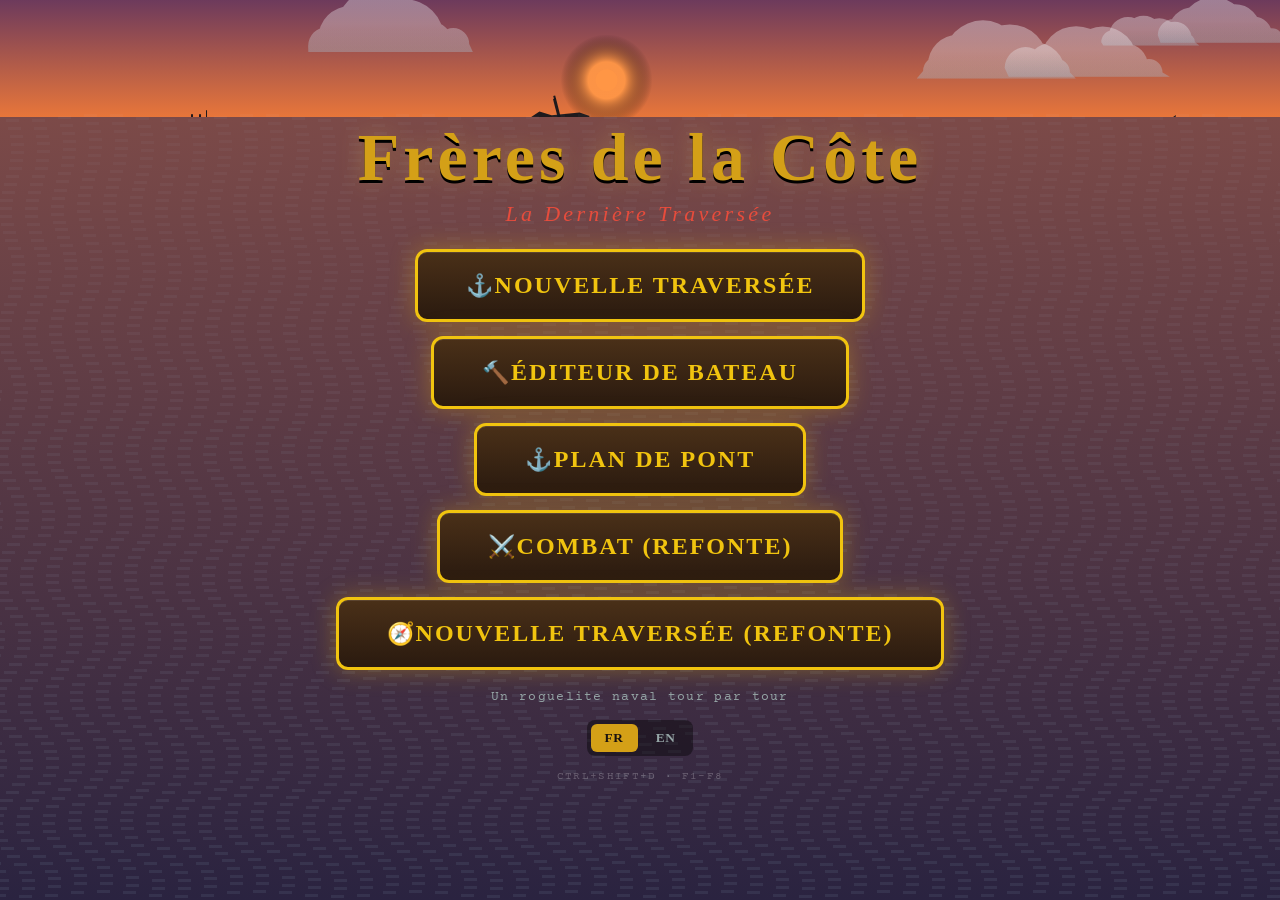
<file: index.html>
<!DOCTYPE html>
<html lang="fr">
<head>
  <meta charset="UTF-8" />
  <meta name="viewport" content="width=device-width, initial-scale=1.0, maximum-scale=1.0, user-scalable=no" />
  <title>Frères de la Côte — Brothers of the Coast</title>
  <link rel="preconnect" href="https://fonts.googleapis.com">
  <link rel="preconnect" href="https://fonts.gstatic.com" crossorigin>
  <link href="https://fonts.googleapis.com/css2?family=IM+Fell+English:ital@0;1&family=Courier+Prime:wght@400;700&display=swap" rel="stylesheet">
  <link rel="stylesheet" href="css/style.css" />
  <link rel="icon" href="data:image/svg+xml,%3Csvg xmlns='http://www.w3.org/2000/svg' viewBox='0 0 16 16'%3E%3Ctext y='14' font-size='14'%3E%F0%9F%8F%B4%E2%80%8D%E2%98%A0%EF%B8%8F%3C/text%3E%3C/svg%3E" />
</head>
<body>
  <canvas id="ocean"></canvas>
  <div id="parchment"></div>
  <!-- Torn-paper edge for the map chart (referenced by CSS filter: url(#torn-paper)). -->
  <svg width="0" height="0" aria-hidden="true" style="position:absolute; pointer-events:none;">
    <filter id="torn-paper" x="-6%" y="-8%" width="112%" height="116%">
      <feTurbulence type="fractalNoise" baseFrequency="0.018 0.028" numOctaves="3" seed="8" result="noise" />
      <feDisplacementMap in="SourceGraphic" in2="noise" scale="13" xChannelSelector="R" yChannelSelector="G" />
    </filter>
  </svg>
  <div id="loading" class="loading">
    <div class="loading-anchor">⚓</div>
    <div>Frères de la Côte…</div>
  </div>
  <main id="app"></main>
  <div id="toast-container"></div>
  <script type="module" src="src/main.js"></script>
</body>
</html>
</file>
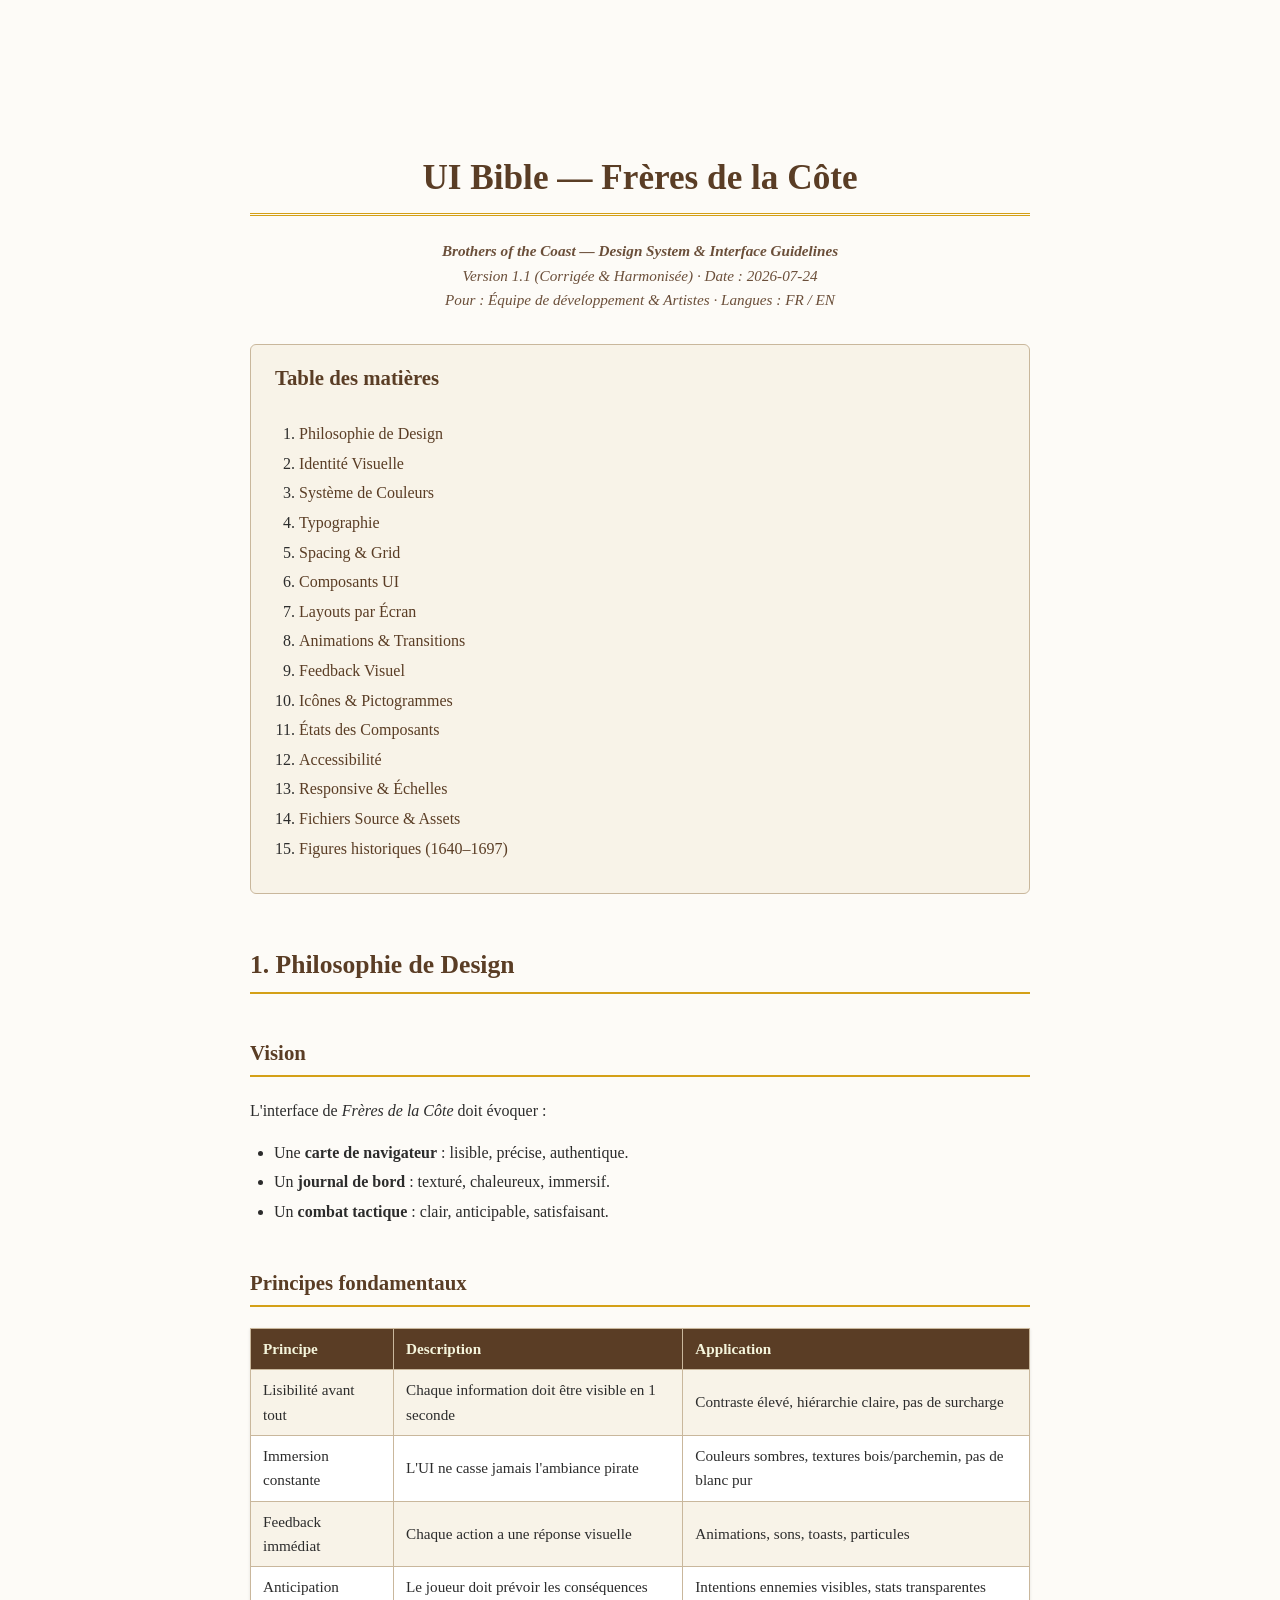
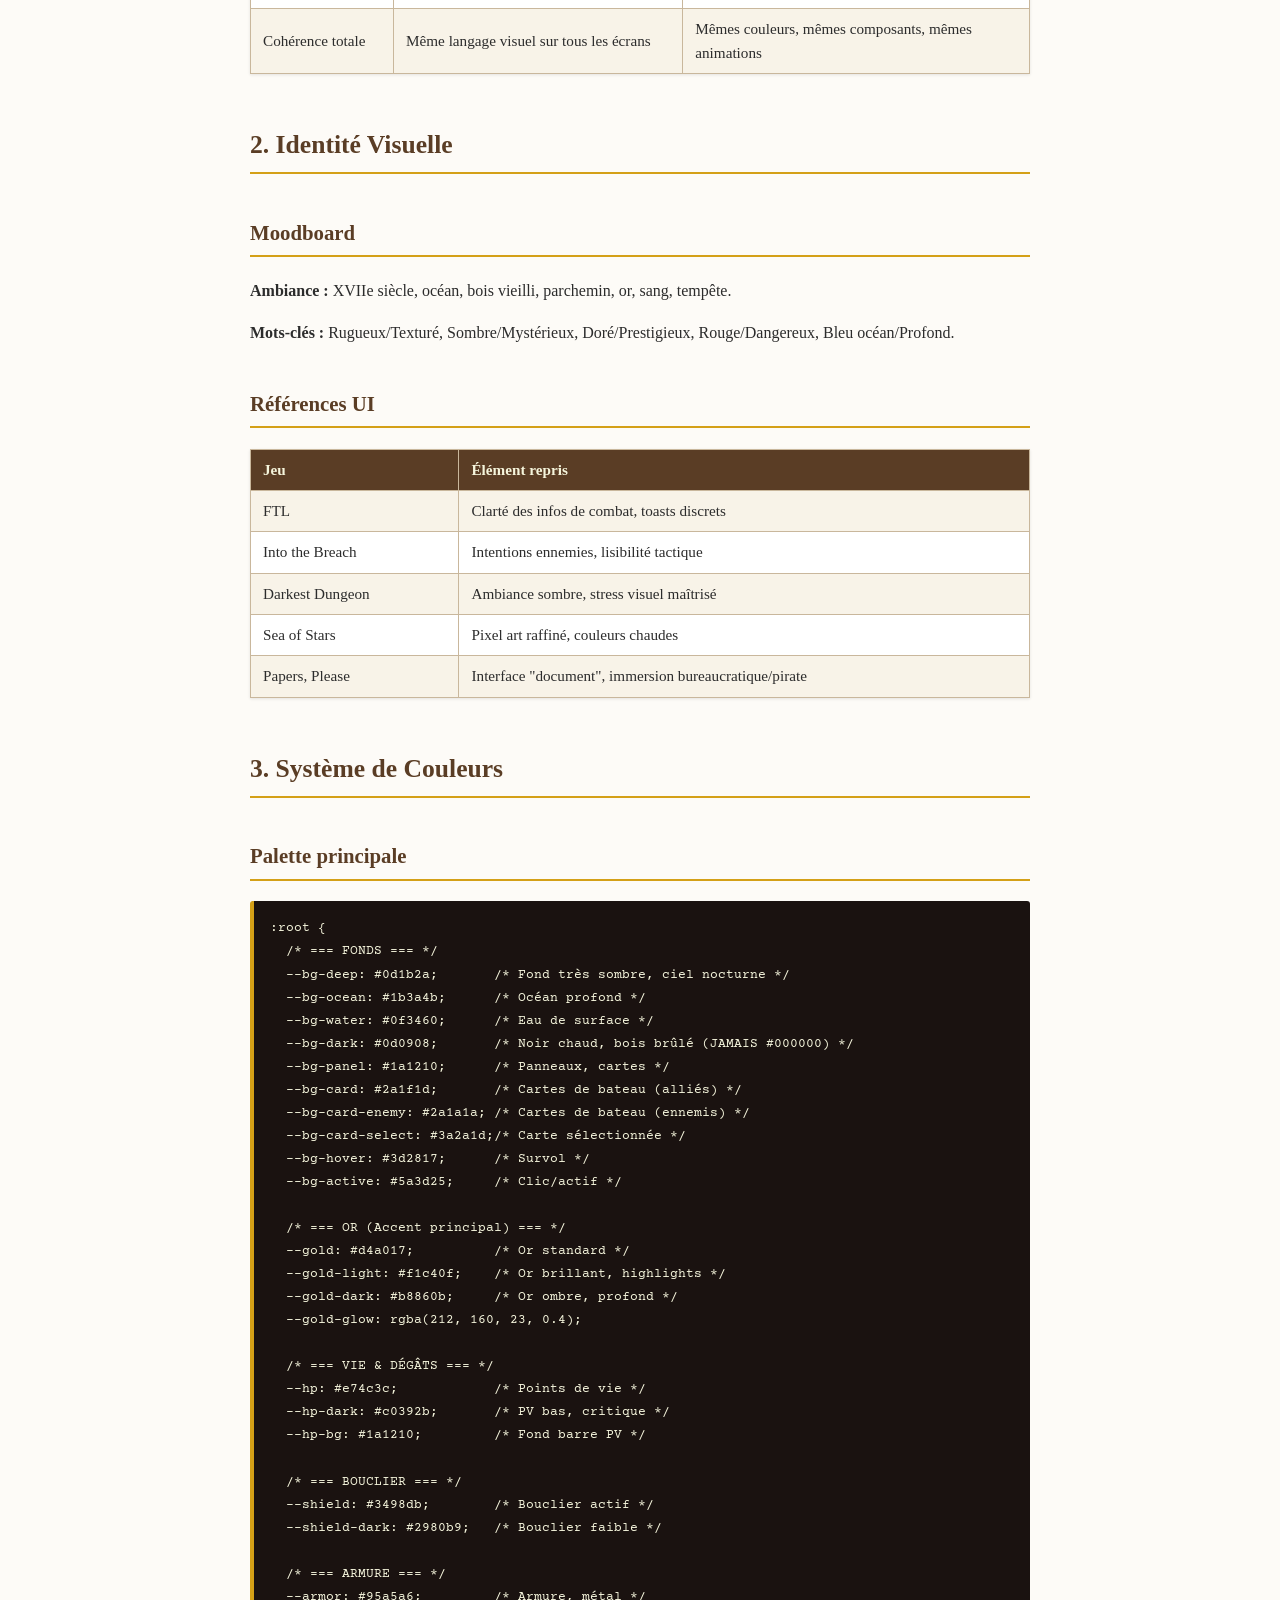
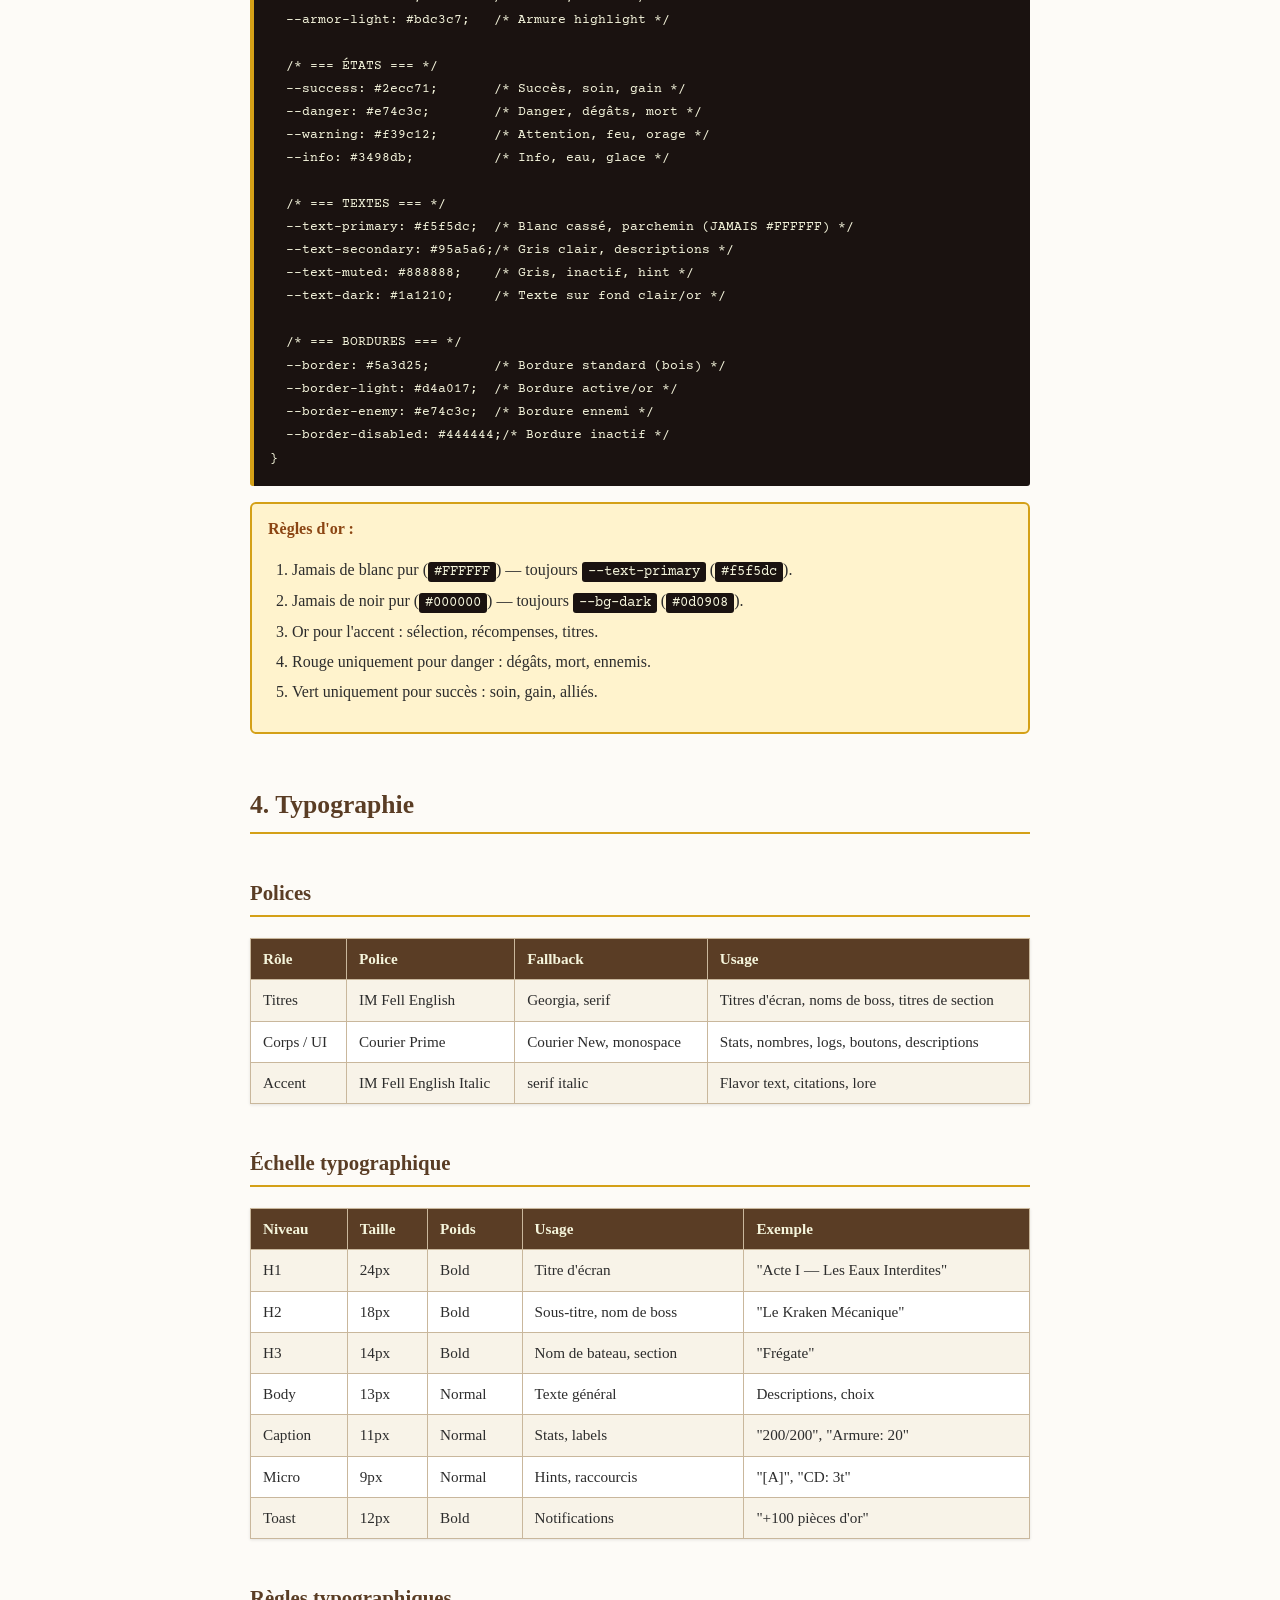
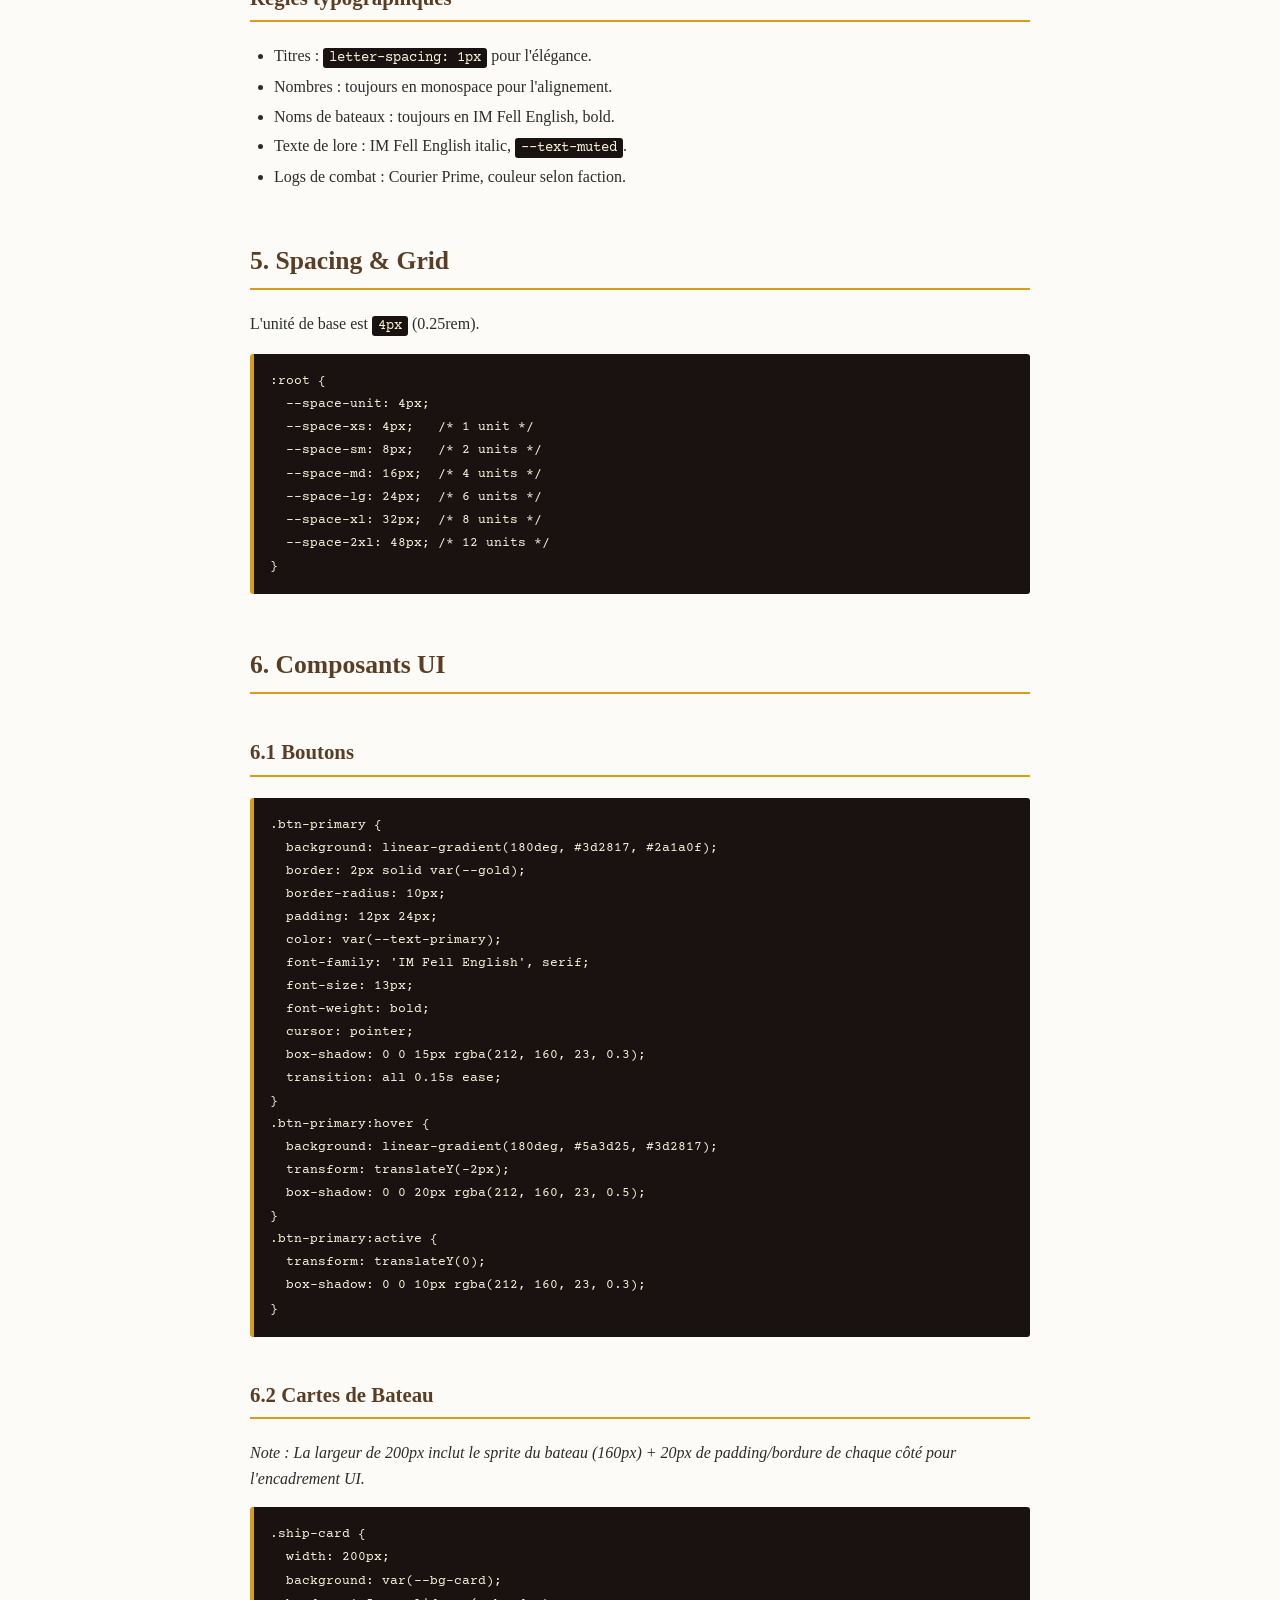
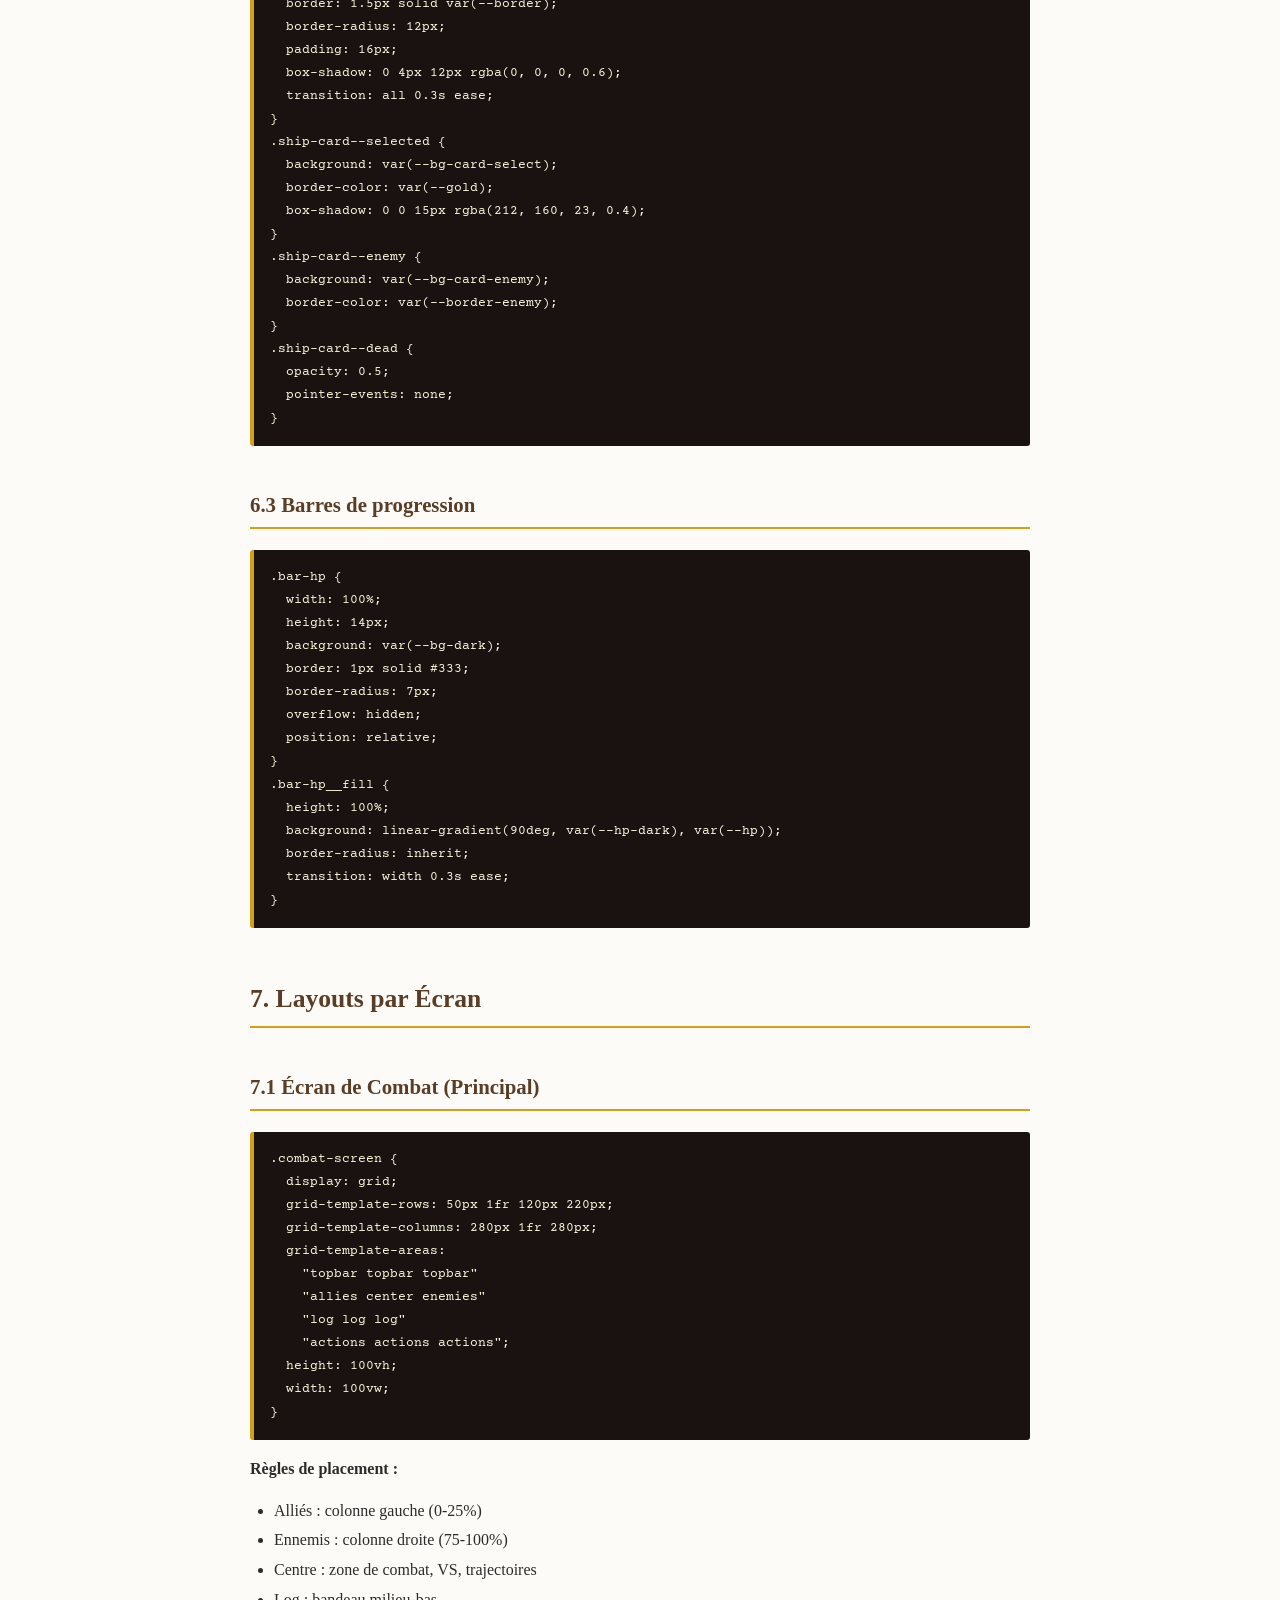
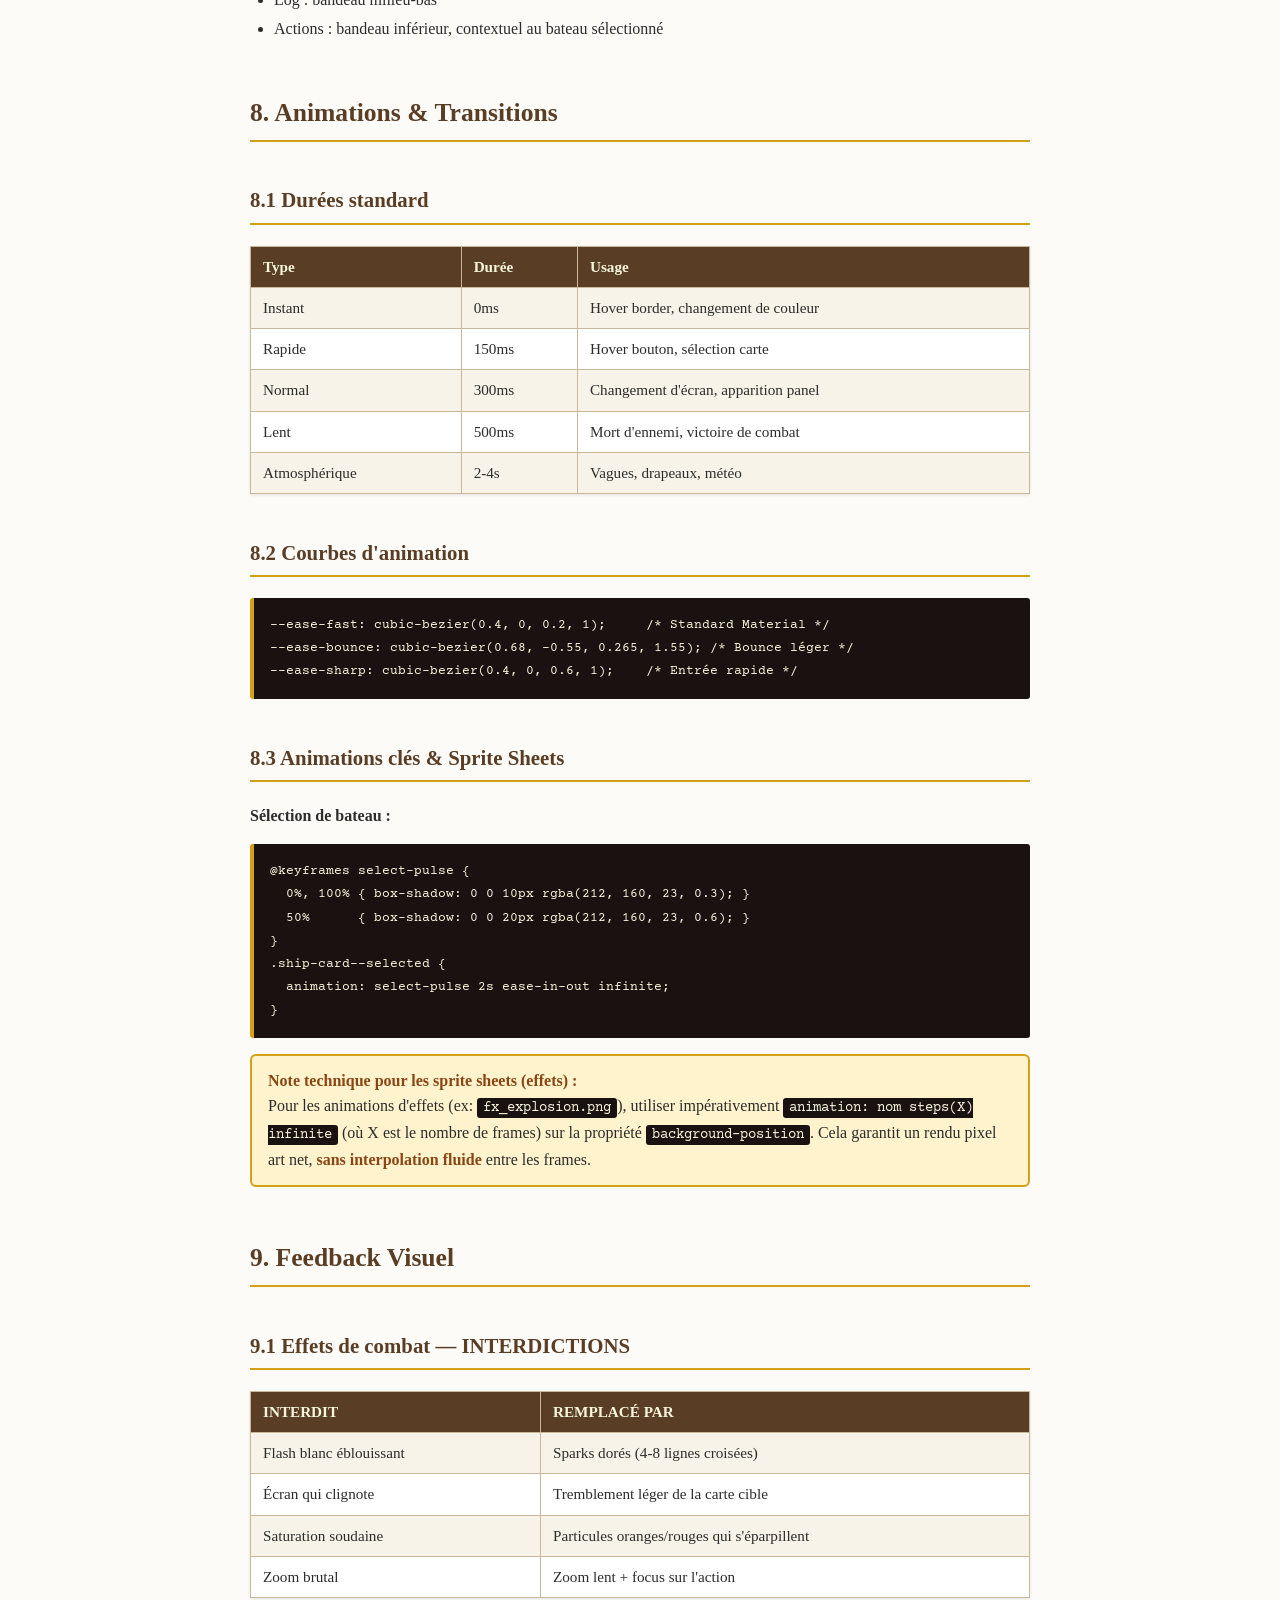
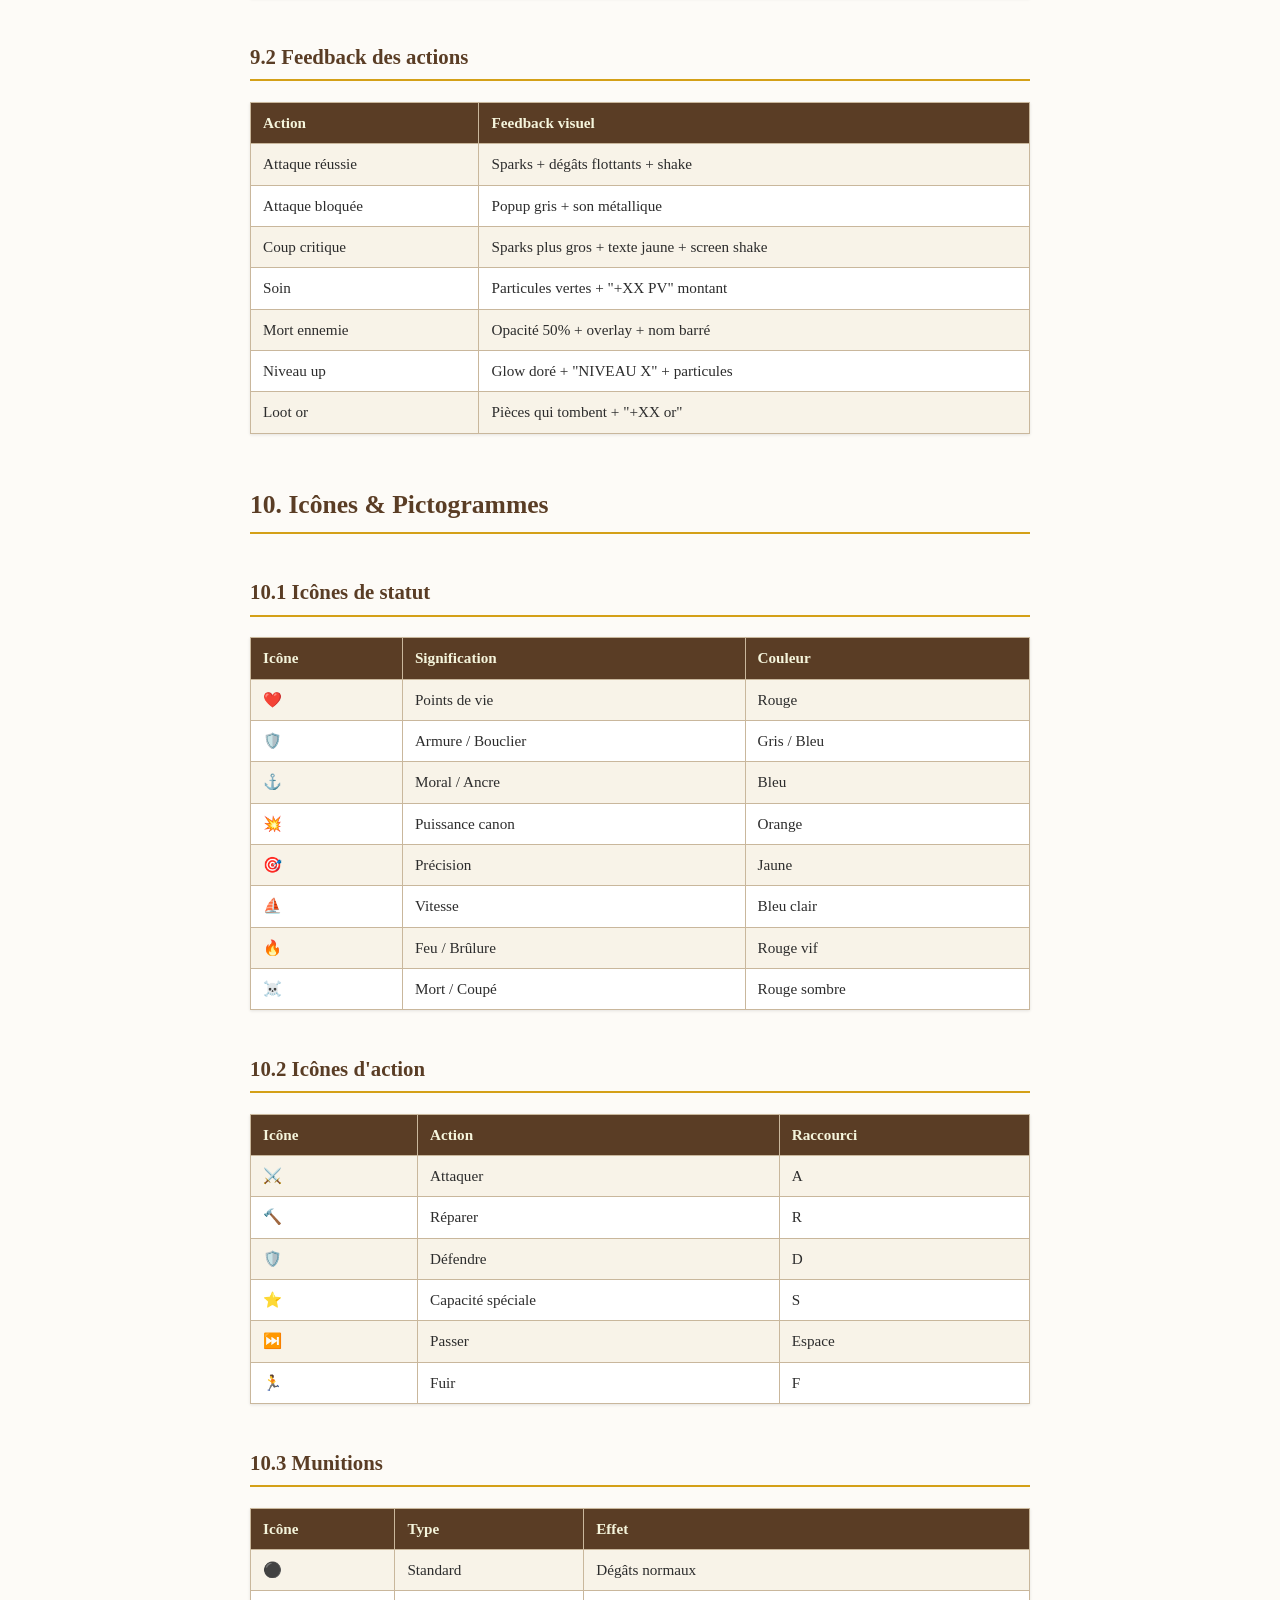
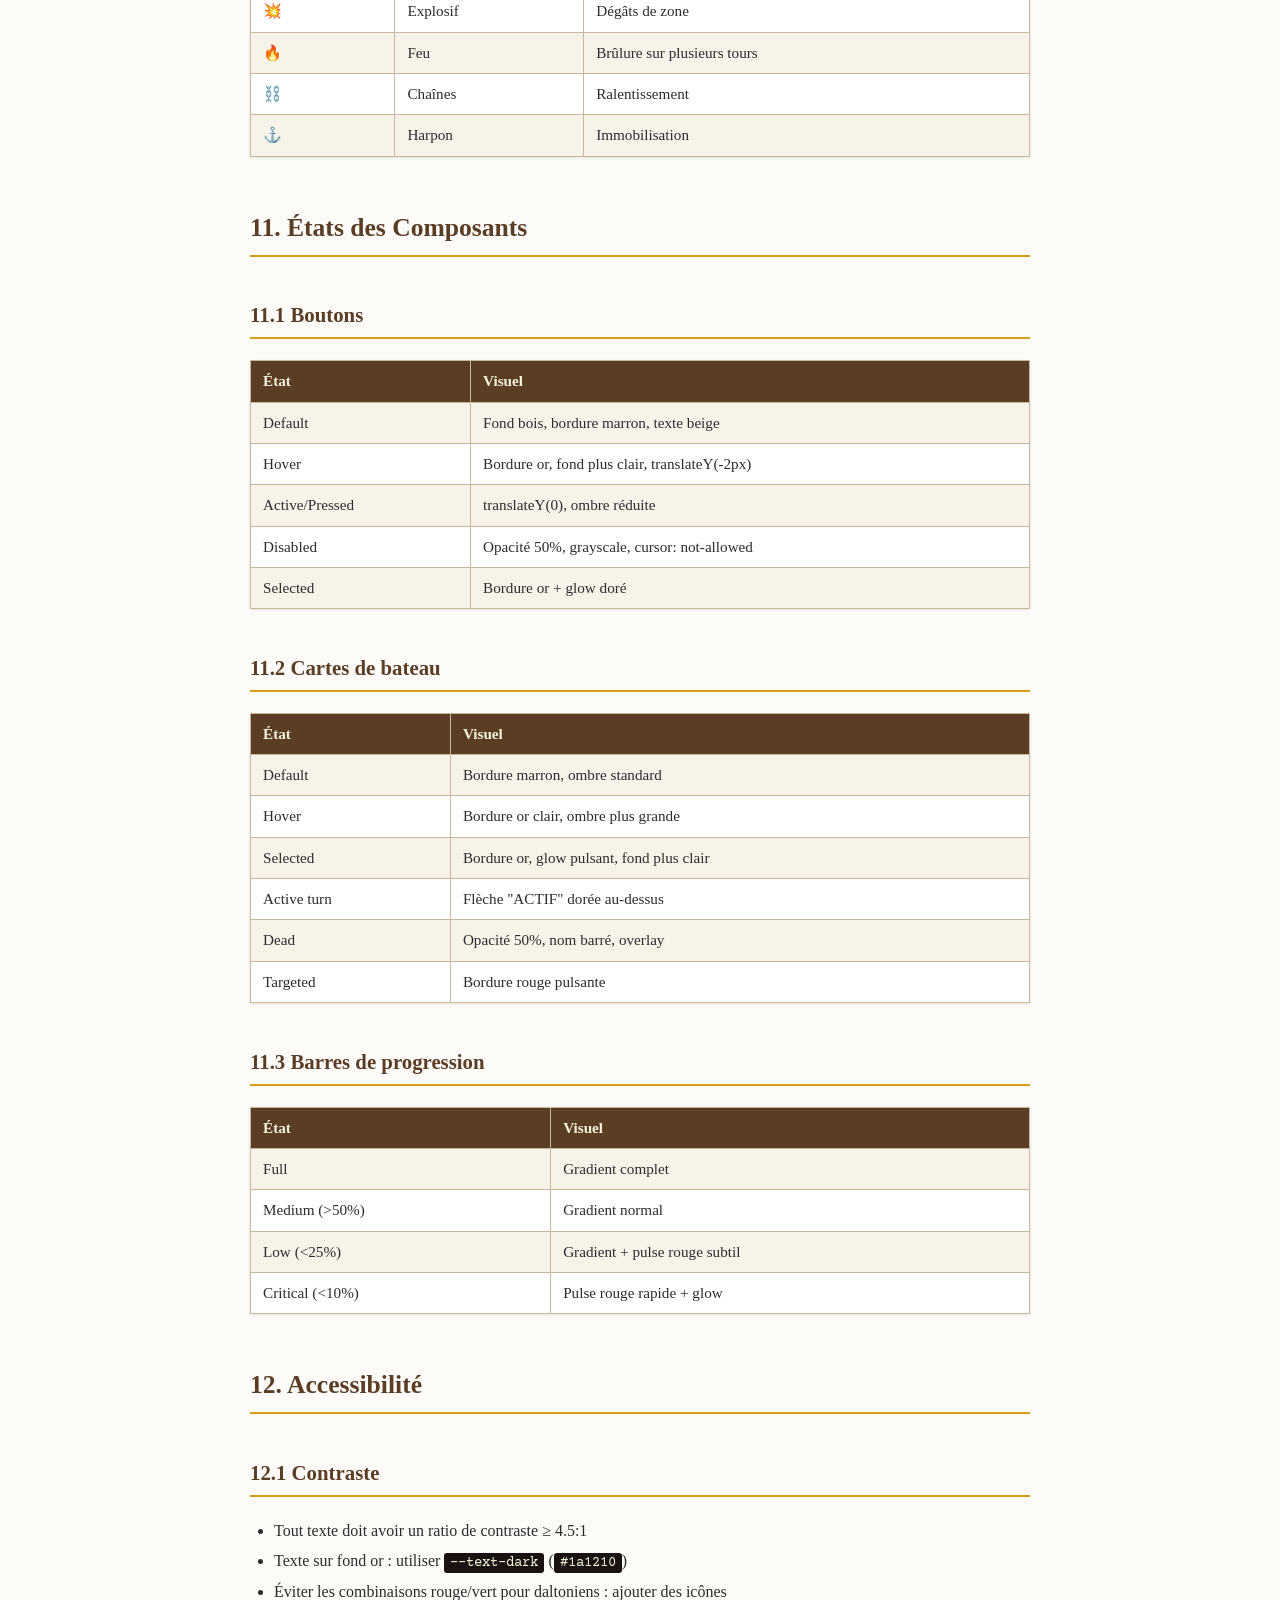
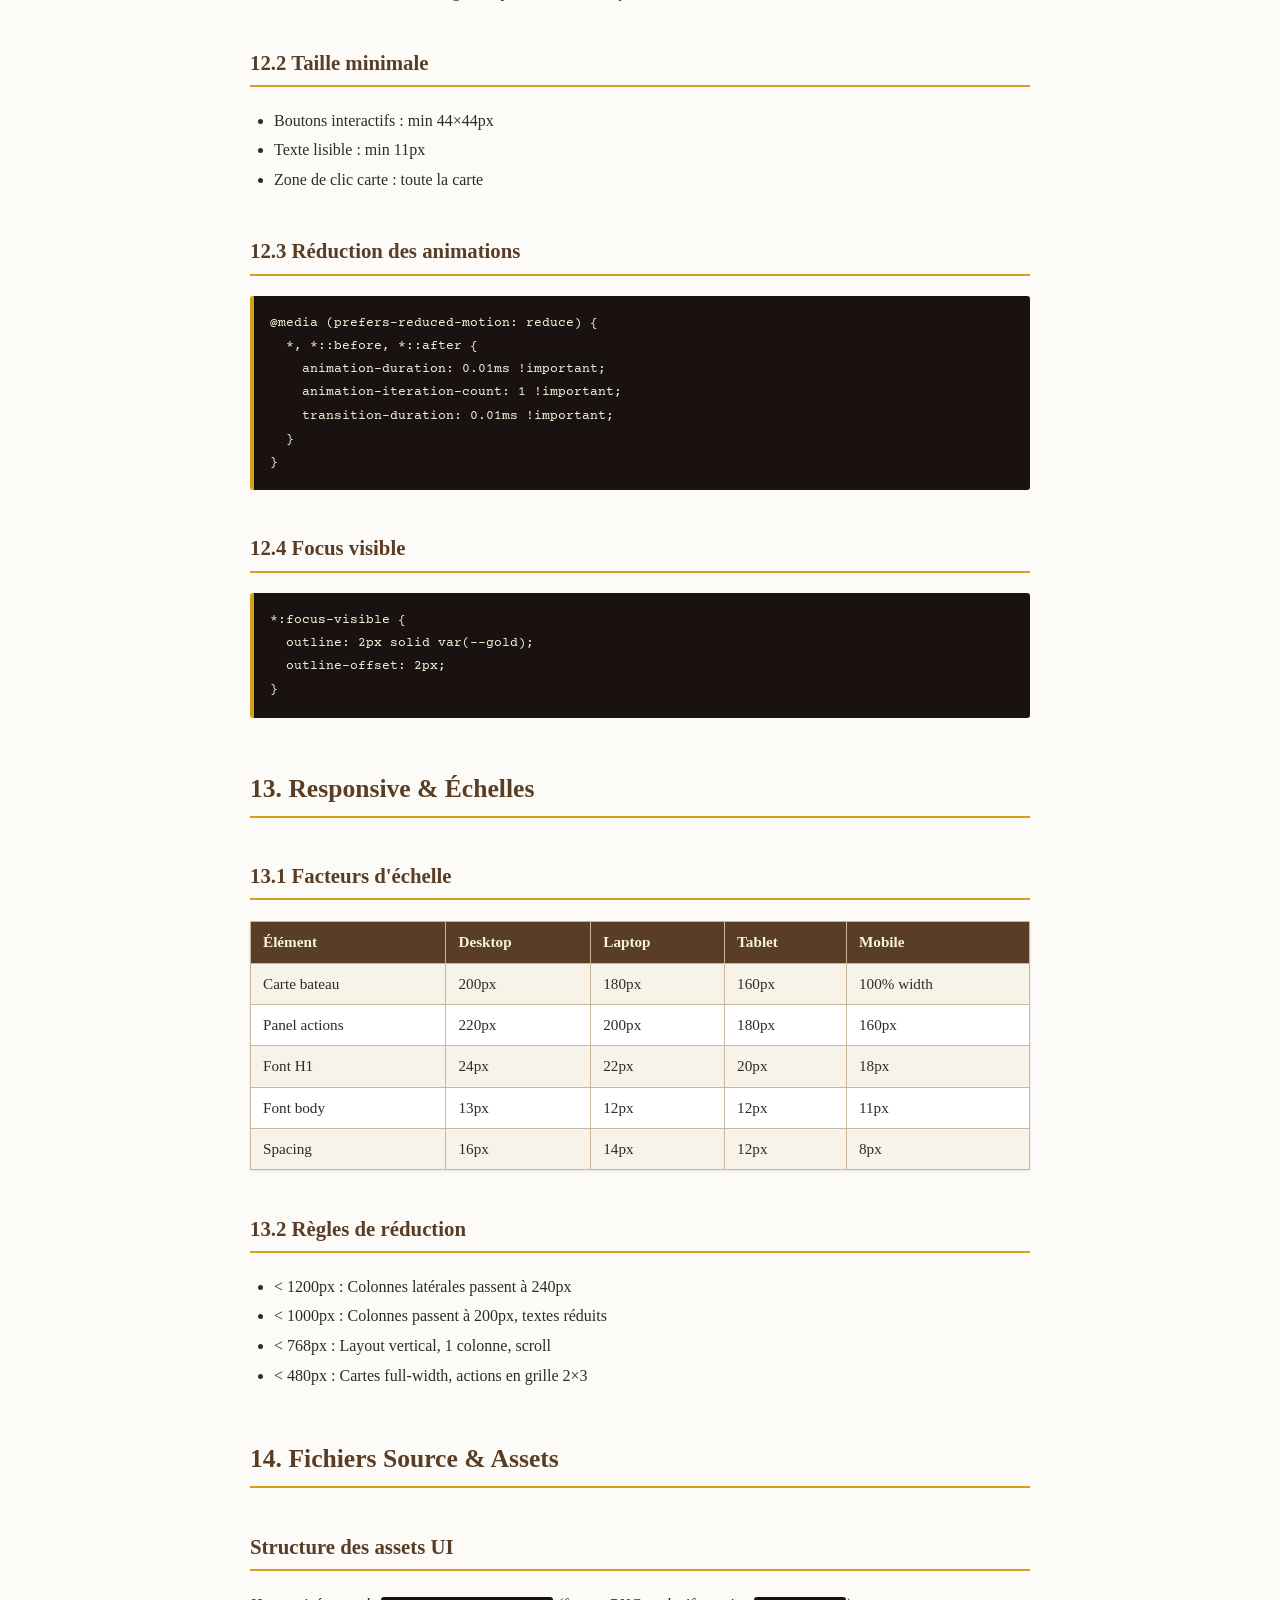
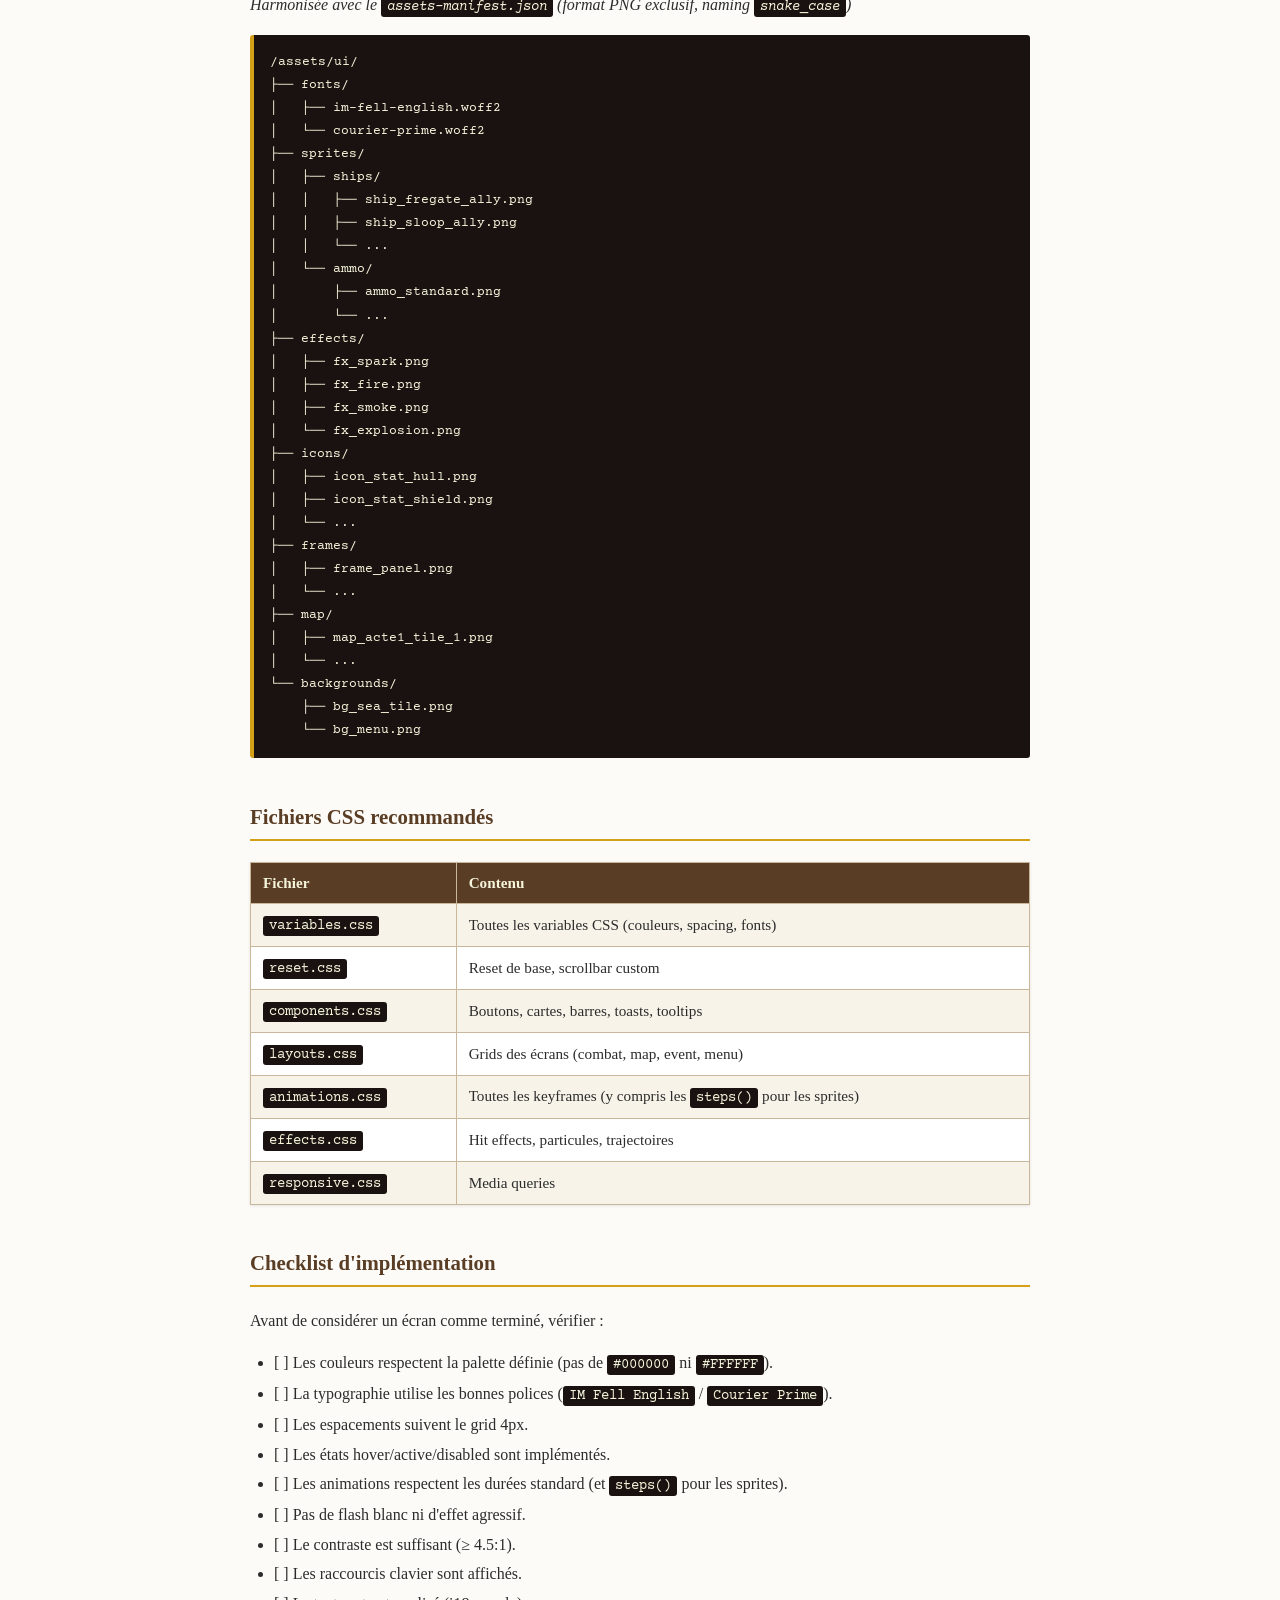
<file: bible.html>
<!DOCTYPE html>
<html lang="fr">
<head>
<meta charset="UTF-8">
<meta name="viewport" content="width=device-width, initial-scale=1.0">
<title>UI Bible — Frères de la Côte</title>
<link rel="preconnect" href="https://fonts.googleapis.com">
<link rel="preconnect" href="https://fonts.gstatic.com" crossorigin>
<link href="https://fonts.googleapis.com/css2?family=IM+Fell+English:ital@0;1&family=Courier+Prime:wght@400;700&display=swap" rel="stylesheet">
<style>
  * { box-sizing: border-box; }
  body {
    font-family: 'IM Fell English', Georgia, serif;
    background: #fdfbf7;
    color: #2c2c2c;
    max-width: 900px;
    margin: 40px auto;
    padding: 40px 60px;
    line-height: 1.6;
  }
  h1, h2, h3, h4 {
    font-family: 'IM Fell English', serif;
    color: #5a3d25;
    border-bottom: 2px solid #d4a017;
    padding-bottom: 6px;
    margin-top: 2em;
  }
  h1 { font-size: 2.2em; text-align: center; border-bottom: 3px double #d4a017; }
  h2 { font-size: 1.6em; }
  h3 { font-size: 1.3em; }
  h4 { font-size: 1.1em; border-bottom: 1px solid #d4a017; }
  .meta {
    text-align: center;
    font-style: italic;
    color: #6b4f3a;
    margin-bottom: 2em;
    font-size: 0.95em;
  }
  table {
    width: 100%;
    border-collapse: collapse;
    margin: 1em 0;
    background: #fff;
    box-shadow: 0 1px 3px rgba(0,0,0,0.1);
  }
  th, td {
    border: 1px solid #c9b79c;
    padding: 8px 12px;
    text-align: left;
    font-size: 0.95em;
  }
  th {
    background: #5a3d25;
    color: #f5f5dc;
    font-weight: bold;
  }
  tr:nth-child(even) { background: #f8f3e8; }
  code, pre {
    font-family: 'Courier Prime', 'Courier New', monospace;
    background: #1a1210;
    color: #f5f5dc;
    padding: 2px 6px;
    border-radius: 3px;
    font-size: 0.9em;
  }
  pre {
    padding: 16px;
    overflow-x: auto;
    border-left: 4px solid #d4a017;
    margin: 1em 0;
  }
  pre code { background: none; padding: 0; }
  ul, ol { padding-left: 24px; }
  li { margin: 4px 0; }
  blockquote {
    border-left: 4px solid #d4a017;
    margin: 1em 0;
    padding: 8px 16px;
    background: #f8f3e8;
    font-style: italic;
    color: #5a3d25;
  }
  .toc {
    background: #f8f3e8;
    border: 1px solid #c9b79c;
    padding: 16px 24px;
    border-radius: 6px;
    margin: 2em 0;
  }
  .toc a { color: #5a3d25; text-decoration: none; }
  .toc a:hover { color: #d4a017; }
  .rule-box {
    background: #fff3cd;
    border: 2px solid #d4a017;
    padding: 12px 16px;
    border-radius: 6px;
    margin: 1em 0;
  }
  .rule-box strong { color: #8b4513; }
  @media print {
    body { margin: 0; padding: 20px; }
    h1, h2, h3 { page-break-after: avoid; }
    table, pre, .rule-box { page-break-inside: avoid; }
  }
</style>
</head>
<body>

<h1>UI Bible — Frères de la Côte</h1>
<div class="meta">
  <strong>Brothers of the Coast — Design System & Interface Guidelines</strong><br>
  Version 1.1 (Corrigée & Harmonisée) · Date : 2026-07-24<br>
  Pour : Équipe de développement & Artistes · Langues : FR / EN
</div>

<div class="toc">
  <h3 style="border:none;margin-top:0;">Table des matières</h3>
  <ol>
    <li><a href="#s1">Philosophie de Design</a></li>
    <li><a href="#s2">Identité Visuelle</a></li>
    <li><a href="#s3">Système de Couleurs</a></li>
    <li><a href="#s4">Typographie</a></li>
    <li><a href="#s5">Spacing & Grid</a></li>
    <li><a href="#s6">Composants UI</a></li>
    <li><a href="#s7">Layouts par Écran</a></li>
    <li><a href="#s8">Animations & Transitions</a></li>
    <li><a href="#s9">Feedback Visuel</a></li>
    <li><a href="#s10">Icônes & Pictogrammes</a></li>
    <li><a href="#s11">États des Composants</a></li>
    <li><a href="#s12">Accessibilité</a></li>
    <li><a href="#s13">Responsive & Échelles</a></li>
    <li><a href="#s14">Fichiers Source & Assets</a></li>
    <li><a href="#s15">Figures historiques (1640–1697)</a></li>
  </ol>
</div>

<h2 id="s1">1. Philosophie de Design</h2>
<h3>Vision</h3>
<p>L'interface de <em>Frères de la Côte</em> doit évoquer :</p>
<ul>
  <li>Une <strong>carte de navigateur</strong> : lisible, précise, authentique.</li>
  <li>Un <strong>journal de bord</strong> : texturé, chaleureux, immersif.</li>
  <li>Un <strong>combat tactique</strong> : clair, anticipable, satisfaisant.</li>
</ul>

<h3>Principes fondamentaux</h3>
<table>
  <tr><th>Principe</th><th>Description</th><th>Application</th></tr>
  <tr><td>Lisibilité avant tout</td><td>Chaque information doit être visible en 1 seconde</td><td>Contraste élevé, hiérarchie claire, pas de surcharge</td></tr>
  <tr><td>Immersion constante</td><td>L'UI ne casse jamais l'ambiance pirate</td><td>Couleurs sombres, textures bois/parchemin, pas de blanc pur</td></tr>
  <tr><td>Feedback immédiat</td><td>Chaque action a une réponse visuelle</td><td>Animations, sons, toasts, particules</td></tr>
  <tr><td>Anticipation</td><td>Le joueur doit prévoir les conséquences</td><td>Intentions ennemies visibles, stats transparentes</td></tr>
  <tr><td>Cohérence totale</td><td>Même langage visuel sur tous les écrans</td><td>Mêmes couleurs, mêmes composants, mêmes animations</td></tr>
</table>

<h2 id="s2">2. Identité Visuelle</h2>
<h3>Moodboard</h3>
<p><strong>Ambiance :</strong> XVIIe siècle, océan, bois vieilli, parchemin, or, sang, tempête.</p>
<p><strong>Mots-clés :</strong> Rugueux/Texturé, Sombre/Mystérieux, Doré/Prestigieux, Rouge/Dangereux, Bleu océan/Profond.</p>

<h3>Références UI</h3>
<table>
  <tr><th>Jeu</th><th>Élément repris</th></tr>
  <tr><td>FTL</td><td>Clarté des infos de combat, toasts discrets</td></tr>
  <tr><td>Into the Breach</td><td>Intentions ennemies, lisibilité tactique</td></tr>
  <tr><td>Darkest Dungeon</td><td>Ambiance sombre, stress visuel maîtrisé</td></tr>
  <tr><td>Sea of Stars</td><td>Pixel art raffiné, couleurs chaudes</td></tr>
  <tr><td>Papers, Please</td><td>Interface "document", immersion bureaucratique/pirate</td></tr>
</table>

<h2 id="s3">3. Système de Couleurs</h2>
<h3>Palette principale</h3>
<pre><code>:root {
  /* === FONDS === */
  --bg-deep: #0d1b2a;       /* Fond très sombre, ciel nocturne */
  --bg-ocean: #1b3a4b;      /* Océan profond */
  --bg-water: #0f3460;      /* Eau de surface */
  --bg-dark: #0d0908;       /* Noir chaud, bois brûlé (JAMAIS #000000) */
  --bg-panel: #1a1210;      /* Panneaux, cartes */
  --bg-card: #2a1f1d;       /* Cartes de bateau (alliés) */
  --bg-card-enemy: #2a1a1a; /* Cartes de bateau (ennemis) */
  --bg-card-select: #3a2a1d;/* Carte sélectionnée */
  --bg-hover: #3d2817;      /* Survol */
  --bg-active: #5a3d25;     /* Clic/actif */

  /* === OR (Accent principal) === */
  --gold: #d4a017;          /* Or standard */
  --gold-light: #f1c40f;    /* Or brillant, highlights */
  --gold-dark: #b8860b;     /* Or ombre, profond */
  --gold-glow: rgba(212, 160, 23, 0.4);

  /* === VIE & DÉGÂTS === */
  --hp: #e74c3c;            /* Points de vie */
  --hp-dark: #c0392b;       /* PV bas, critique */
  --hp-bg: #1a1210;         /* Fond barre PV */

  /* === BOUCLIER === */
  --shield: #3498db;        /* Bouclier actif */
  --shield-dark: #2980b9;   /* Bouclier faible */

  /* === ARMURE === */
  --armor: #95a5a6;         /* Armure, métal */
  --armor-light: #bdc3c7;   /* Armure highlight */

  /* === ÉTATS === */
  --success: #2ecc71;       /* Succès, soin, gain */
  --danger: #e74c3c;        /* Danger, dégâts, mort */
  --warning: #f39c12;       /* Attention, feu, orage */
  --info: #3498db;          /* Info, eau, glace */

  /* === TEXTES === */
  --text-primary: #f5f5dc;  /* Blanc cassé, parchemin (JAMAIS #FFFFFF) */
  --text-secondary: #95a5a6;/* Gris clair, descriptions */
  --text-muted: #888888;    /* Gris, inactif, hint */
  --text-dark: #1a1210;     /* Texte sur fond clair/or */

  /* === BORDURES === */
  --border: #5a3d25;        /* Bordure standard (bois) */
  --border-light: #d4a017;  /* Bordure active/or */
  --border-enemy: #e74c3c;  /* Bordure ennemi */
  --border-disabled: #444444;/* Bordure inactif */
}</code></pre>

<div class="rule-box">
  <strong>Règles d'or :</strong>
  <ol>
    <li>Jamais de blanc pur (<code>#FFFFFF</code>) — toujours <code>--text-primary</code> (<code>#f5f5dc</code>).</li>
    <li>Jamais de noir pur (<code>#000000</code>) — toujours <code>--bg-dark</code> (<code>#0d0908</code>).</li>
    <li>Or pour l'accent : sélection, récompenses, titres.</li>
    <li>Rouge uniquement pour danger : dégâts, mort, ennemis.</li>
    <li>Vert uniquement pour succès : soin, gain, alliés.</li>
  </ol>
</div>

<h2 id="s4">4. Typographie</h2>
<h3>Polices</h3>
<table>
  <tr><th>Rôle</th><th>Police</th><th>Fallback</th><th>Usage</th></tr>
  <tr><td>Titres</td><td>IM Fell English</td><td>Georgia, serif</td><td>Titres d'écran, noms de boss, titres de section</td></tr>
  <tr><td>Corps / UI</td><td>Courier Prime</td><td>Courier New, monospace</td><td>Stats, nombres, logs, boutons, descriptions</td></tr>
  <tr><td>Accent</td><td>IM Fell English Italic</td><td>serif italic</td><td>Flavor text, citations, lore</td></tr>
</table>

<h3>Échelle typographique</h3>
<table>
  <tr><th>Niveau</th><th>Taille</th><th>Poids</th><th>Usage</th><th>Exemple</th></tr>
  <tr><td>H1</td><td>24px</td><td>Bold</td><td>Titre d'écran</td><td>"Acte I — Les Eaux Interdites"</td></tr>
  <tr><td>H2</td><td>18px</td><td>Bold</td><td>Sous-titre, nom de boss</td><td>"Le Kraken Mécanique"</td></tr>
  <tr><td>H3</td><td>14px</td><td>Bold</td><td>Nom de bateau, section</td><td>"Frégate"</td></tr>
  <tr><td>Body</td><td>13px</td><td>Normal</td><td>Texte général</td><td>Descriptions, choix</td></tr>
  <tr><td>Caption</td><td>11px</td><td>Normal</td><td>Stats, labels</td><td>"200/200", "Armure: 20"</td></tr>
  <tr><td>Micro</td><td>9px</td><td>Normal</td><td>Hints, raccourcis</td><td>"[A]", "CD: 3t"</td></tr>
  <tr><td>Toast</td><td>12px</td><td>Bold</td><td>Notifications</td><td>"+100 pièces d'or"</td></tr>
</table>

<h3>Règles typographiques</h3>
<ul>
  <li>Titres : <code>letter-spacing: 1px</code> pour l'élégance.</li>
  <li>Nombres : toujours en monospace pour l'alignement.</li>
  <li>Noms de bateaux : toujours en IM Fell English, bold.</li>
  <li>Texte de lore : IM Fell English italic, <code>--text-muted</code>.</li>
  <li>Logs de combat : Courier Prime, couleur selon faction.</li>
</ul>

<h2 id="s5">5. Spacing & Grid</h2>
<p>L'unité de base est <code>4px</code> (0.25rem).</p>
<pre><code>:root {
  --space-unit: 4px;
  --space-xs: 4px;   /* 1 unit */
  --space-sm: 8px;   /* 2 units */
  --space-md: 16px;  /* 4 units */
  --space-lg: 24px;  /* 6 units */
  --space-xl: 32px;  /* 8 units */
  --space-2xl: 48px; /* 12 units */
}</code></pre>

<h2 id="s6">6. Composants UI</h2>

<h3>6.1 Boutons</h3>
<pre><code>.btn-primary {
  background: linear-gradient(180deg, #3d2817, #2a1a0f);
  border: 2px solid var(--gold);
  border-radius: 10px;
  padding: 12px 24px;
  color: var(--text-primary);
  font-family: 'IM Fell English', serif;
  font-size: 13px;
  font-weight: bold;
  cursor: pointer;
  box-shadow: 0 0 15px rgba(212, 160, 23, 0.3);
  transition: all 0.15s ease;
}
.btn-primary:hover {
  background: linear-gradient(180deg, #5a3d25, #3d2817);
  transform: translateY(-2px);
  box-shadow: 0 0 20px rgba(212, 160, 23, 0.5);
}
.btn-primary:active {
  transform: translateY(0);
  box-shadow: 0 0 10px rgba(212, 160, 23, 0.3);
}</code></pre>

<h3>6.2 Cartes de Bateau</h3>
<p><em>Note : La largeur de 200px inclut le sprite du bateau (160px) + 20px de padding/bordure de chaque côté pour l'encadrement UI.</em></p>
<pre><code>.ship-card {
  width: 200px;
  background: var(--bg-card);
  border: 1.5px solid var(--border);
  border-radius: 12px;
  padding: 16px;
  box-shadow: 0 4px 12px rgba(0, 0, 0, 0.6);
  transition: all 0.3s ease;
}
.ship-card--selected {
  background: var(--bg-card-select);
  border-color: var(--gold);
  box-shadow: 0 0 15px rgba(212, 160, 23, 0.4);
}
.ship-card--enemy {
  background: var(--bg-card-enemy);
  border-color: var(--border-enemy);
}
.ship-card--dead {
  opacity: 0.5;
  pointer-events: none;
}</code></pre>

<h3>6.3 Barres de progression</h3>
<pre><code>.bar-hp {
  width: 100%;
  height: 14px;
  background: var(--bg-dark);
  border: 1px solid #333;
  border-radius: 7px;
  overflow: hidden;
  position: relative;
}
.bar-hp__fill {
  height: 100%;
  background: linear-gradient(90deg, var(--hp-dark), var(--hp));
  border-radius: inherit;
  transition: width 0.3s ease;
}</code></pre>

<h2 id="s7">7. Layouts par Écran</h2>
<h3>7.1 Écran de Combat (Principal)</h3>
<pre><code>.combat-screen {
  display: grid;
  grid-template-rows: 50px 1fr 120px 220px;
  grid-template-columns: 280px 1fr 280px;
  grid-template-areas:
    "topbar topbar topbar"
    "allies center enemies"
    "log log log"
    "actions actions actions";
  height: 100vh;
  width: 100vw;
}</code></pre>
<p><strong>Règles de placement :</strong></p>
<ul>
  <li>Alliés : colonne gauche (0-25%)</li>
  <li>Ennemis : colonne droite (75-100%)</li>
  <li>Centre : zone de combat, VS, trajectoires</li>
  <li>Log : bandeau milieu-bas</li>
  <li>Actions : bandeau inférieur, contextuel au bateau sélectionné</li>
</ul>

<h2 id="s8">8. Animations & Transitions</h2>
<h3>8.1 Durées standard</h3>
<table>
  <tr><th>Type</th><th>Durée</th><th>Usage</th></tr>
  <tr><td>Instant</td><td>0ms</td><td>Hover border, changement de couleur</td></tr>
  <tr><td>Rapide</td><td>150ms</td><td>Hover bouton, sélection carte</td></tr>
  <tr><td>Normal</td><td>300ms</td><td>Changement d'écran, apparition panel</td></tr>
  <tr><td>Lent</td><td>500ms</td><td>Mort d'ennemi, victoire de combat</td></tr>
  <tr><td>Atmosphérique</td><td>2-4s</td><td>Vagues, drapeaux, météo</td></tr>
</table>

<h3>8.2 Courbes d'animation</h3>
<pre><code>--ease-fast: cubic-bezier(0.4, 0, 0.2, 1);     /* Standard Material */
--ease-bounce: cubic-bezier(0.68, -0.55, 0.265, 1.55); /* Bounce léger */
--ease-sharp: cubic-bezier(0.4, 0, 0.6, 1);    /* Entrée rapide */</code></pre>

<h3>8.3 Animations clés & Sprite Sheets</h3>
<p><strong>Sélection de bateau :</strong></p>
<pre><code>@keyframes select-pulse {
  0%, 100% { box-shadow: 0 0 10px rgba(212, 160, 23, 0.3); }
  50%      { box-shadow: 0 0 20px rgba(212, 160, 23, 0.6); }
}
.ship-card--selected {
  animation: select-pulse 2s ease-in-out infinite;
}</code></pre>

<div class="rule-box">
  <strong>Note technique pour les sprite sheets (effets) :</strong><br>
  Pour les animations d'effets (ex: <code>fx_explosion.png</code>), utiliser impérativement <code>animation: nom steps(X) infinite</code> (où X est le nombre de frames) sur la propriété <code>background-position</code>. Cela garantit un rendu pixel art net, <strong>sans interpolation fluide</strong> entre les frames.
</div>

<h2 id="s9">9. Feedback Visuel</h2>
<h3>9.1 Effets de combat — INTERDICTIONS</h3>
<table>
  <tr><th>INTERDIT</th><th>REMPLACÉ PAR</th></tr>
  <tr><td>Flash blanc éblouissant</td><td>Sparks dorés (4-8 lignes croisées)</td></tr>
  <tr><td>Écran qui clignote</td><td>Tremblement léger de la carte cible</td></tr>
  <tr><td>Saturation soudaine</td><td>Particules oranges/rouges qui s'éparpillent</td></tr>
  <tr><td>Zoom brutal</td><td>Zoom lent + focus sur l'action</td></tr>
</table>

<h3>9.2 Feedback des actions</h3>
<table>
  <tr><th>Action</th><th>Feedback visuel</th></tr>
  <tr><td>Attaque réussie</td><td>Sparks + dégâts flottants + shake</td></tr>
  <tr><td>Attaque bloquée</td><td>Popup gris + son métallique</td></tr>
  <tr><td>Coup critique</td><td>Sparks plus gros + texte jaune + screen shake</td></tr>
  <tr><td>Soin</td><td>Particules vertes + "+XX PV" montant</td></tr>
  <tr><td>Mort ennemie</td><td>Opacité 50% + overlay + nom barré</td></tr>
  <tr><td>Niveau up</td><td>Glow doré + "NIVEAU X" + particules</td></tr>
  <tr><td>Loot or</td><td>Pièces qui tombent + "+XX or"</td></tr>
</table>

<h2 id="s10">10. Icônes & Pictogrammes</h2>
<h3>10.1 Icônes de statut</h3>
<table>
  <tr><th>Icône</th><th>Signification</th><th>Couleur</th></tr>
  <tr><td>❤️</td><td>Points de vie</td><td>Rouge</td></tr>
  <tr><td>🛡️</td><td>Armure / Bouclier</td><td>Gris / Bleu</td></tr>
  <tr><td>⚓</td><td>Moral / Ancre</td><td>Bleu</td></tr>
  <tr><td>💥</td><td>Puissance canon</td><td>Orange</td></tr>
  <tr><td>🎯</td><td>Précision</td><td>Jaune</td></tr>
  <tr><td>⛵</td><td>Vitesse</td><td>Bleu clair</td></tr>
  <tr><td>🔥</td><td>Feu / Brûlure</td><td>Rouge vif</td></tr>
  <tr><td>☠️</td><td>Mort / Coupé</td><td>Rouge sombre</td></tr>
</table>

<h3>10.2 Icônes d'action</h3>
<table>
  <tr><th>Icône</th><th>Action</th><th>Raccourci</th></tr>
  <tr><td>⚔️</td><td>Attaquer</td><td>A</td></tr>
  <tr><td>🔨</td><td>Réparer</td><td>R</td></tr>
  <tr><td>🛡️</td><td>Défendre</td><td>D</td></tr>
  <tr><td>⭐</td><td>Capacité spéciale</td><td>S</td></tr>
  <tr><td>⏭️</td><td>Passer</td><td>Espace</td></tr>
  <tr><td>🏃</td><td>Fuir</td><td>F</td></tr>
</table>

<h3>10.3 Munitions</h3>
<table>
  <tr><th>Icône</th><th>Type</th><th>Effet</th></tr>
  <tr><td>⚫</td><td>Standard</td><td>Dégâts normaux</td></tr>
  <tr><td>💥</td><td>Explosif</td><td>Dégâts de zone</td></tr>
  <tr><td>🔥</td><td>Feu</td><td>Brûlure sur plusieurs tours</td></tr>
  <tr><td>⛓️</td><td>Chaînes</td><td>Ralentissement</td></tr>
  <tr><td>⚓</td><td>Harpon</td><td>Immobilisation</td></tr>
</table>

<h2 id="s11">11. États des Composants</h2>
<h3>11.1 Boutons</h3>
<table>
  <tr><th>État</th><th>Visuel</th></tr>
  <tr><td>Default</td><td>Fond bois, bordure marron, texte beige</td></tr>
  <tr><td>Hover</td><td>Bordure or, fond plus clair, translateY(-2px)</td></tr>
  <tr><td>Active/Pressed</td><td>translateY(0), ombre réduite</td></tr>
  <tr><td>Disabled</td><td>Opacité 50%, grayscale, cursor: not-allowed</td></tr>
  <tr><td>Selected</td><td>Bordure or + glow doré</td></tr>
</table>

<h3>11.2 Cartes de bateau</h3>
<table>
  <tr><th>État</th><th>Visuel</th></tr>
  <tr><td>Default</td><td>Bordure marron, ombre standard</td></tr>
  <tr><td>Hover</td><td>Bordure or clair, ombre plus grande</td></tr>
  <tr><td>Selected</td><td>Bordure or, glow pulsant, fond plus clair</td></tr>
  <tr><td>Active turn</td><td>Flèche "ACTIF" dorée au-dessus</td></tr>
  <tr><td>Dead</td><td>Opacité 50%, nom barré, overlay</td></tr>
  <tr><td>Targeted</td><td>Bordure rouge pulsante</td></tr>
</table>

<h3>11.3 Barres de progression</h3>
<table>
  <tr><th>État</th><th>Visuel</th></tr>
  <tr><td>Full</td><td>Gradient complet</td></tr>
  <tr><td>Medium (>50%)</td><td>Gradient normal</td></tr>
  <tr><td>Low (&lt;25%)</td><td>Gradient + pulse rouge subtil</td></tr>
  <tr><td>Critical (&lt;10%)</td><td>Pulse rouge rapide + glow</td></tr>
</table>

<h2 id="s12">12. Accessibilité</h2>
<h3>12.1 Contraste</h3>
<ul>
  <li>Tout texte doit avoir un ratio de contraste ≥ 4.5:1</li>
  <li>Texte sur fond or : utiliser <code>--text-dark</code> (<code>#1a1210</code>)</li>
  <li>Éviter les combinaisons rouge/vert pour daltoniens : ajouter des icônes</li>
</ul>

<h3>12.2 Taille minimale</h3>
<ul>
  <li>Boutons interactifs : min 44×44px</li>
  <li>Texte lisible : min 11px</li>
  <li>Zone de clic carte : toute la carte</li>
</ul>

<h3>12.3 Réduction des animations</h3>
<pre><code>@media (prefers-reduced-motion: reduce) {
  *, *::before, *::after {
    animation-duration: 0.01ms !important;
    animation-iteration-count: 1 !important;
    transition-duration: 0.01ms !important;
  }
}</code></pre>

<h3>12.4 Focus visible</h3>
<pre><code>*:focus-visible {
  outline: 2px solid var(--gold);
  outline-offset: 2px;
}</code></pre>

<h2 id="s13">13. Responsive & Échelles</h2>
<h3>13.1 Facteurs d'échelle</h3>
<table>
  <tr><th>Élément</th><th>Desktop</th><th>Laptop</th><th>Tablet</th><th>Mobile</th></tr>
  <tr><td>Carte bateau</td><td>200px</td><td>180px</td><td>160px</td><td>100% width</td></tr>
  <tr><td>Panel actions</td><td>220px</td><td>200px</td><td>180px</td><td>160px</td></tr>
  <tr><td>Font H1</td><td>24px</td><td>22px</td><td>20px</td><td>18px</td></tr>
  <tr><td>Font body</td><td>13px</td><td>12px</td><td>12px</td><td>11px</td></tr>
  <tr><td>Spacing</td><td>16px</td><td>14px</td><td>12px</td><td>8px</td></tr>
</table>

<h3>13.2 Règles de réduction</h3>
<ul>
  <li>&lt; 1200px : Colonnes latérales passent à 240px</li>
  <li>&lt; 1000px : Colonnes passent à 200px, textes réduits</li>
  <li>&lt; 768px : Layout vertical, 1 colonne, scroll</li>
  <li>&lt; 480px : Cartes full-width, actions en grille 2×3</li>
</ul>

<h2 id="s14">14. Fichiers Source & Assets</h2>
<h3>Structure des assets UI</h3>
<p><em>Harmonisée avec le <code>assets-manifest.json</code> (format PNG exclusif, naming <code>snake_case</code>)</em></p>
<pre><code>/assets/ui/
├── fonts/
│   ├── im-fell-english.woff2
│   └── courier-prime.woff2
├── sprites/
│   ├── ships/
│   │   ├── ship_fregate_ally.png
│   │   ├── ship_sloop_ally.png
│   │   └── ...
│   └── ammo/
│       ├── ammo_standard.png
│       └── ...
├── effects/
│   ├── fx_spark.png
│   ├── fx_fire.png
│   ├── fx_smoke.png
│   └── fx_explosion.png
├── icons/
│   ├── icon_stat_hull.png
│   ├── icon_stat_shield.png
│   └── ...
├── frames/
│   ├── frame_panel.png
│   └── ...
├── map/
│   ├── map_acte1_tile_1.png
│   └── ...
└── backgrounds/
    ├── bg_sea_tile.png
    └── bg_menu.png</code></pre>

<h3>Fichiers CSS recommandés</h3>
<table>
  <tr><th>Fichier</th><th>Contenu</th></tr>
  <tr><td><code>variables.css</code></td><td>Toutes les variables CSS (couleurs, spacing, fonts)</td></tr>
  <tr><td><code>reset.css</code></td><td>Reset de base, scrollbar custom</td></tr>
  <tr><td><code>components.css</code></td><td>Boutons, cartes, barres, toasts, tooltips</td></tr>
  <tr><td><code>layouts.css</code></td><td>Grids des écrans (combat, map, event, menu)</td></tr>
  <tr><td><code>animations.css</code></td><td>Toutes les keyframes (y compris les <code>steps()</code> pour les sprites)</td></tr>
  <tr><td><code>effects.css</code></td><td>Hit effects, particules, trajectoires</td></tr>
  <tr><td><code>responsive.css</code></td><td>Media queries</td></tr>
</table>

<h3>Checklist d'implémentation</h3>
<p>Avant de considérer un écran comme terminé, vérifier :</p>
<ul>
  <li>[ ] Les couleurs respectent la palette définie (pas de <code>#000000</code> ni <code>#FFFFFF</code>).</li>
  <li>[ ] La typographie utilise les bonnes polices (<code>IM Fell English</code> / <code>Courier Prime</code>).</li>
  <li>[ ] Les espacements suivent le grid 4px.</li>
  <li>[ ] Les états hover/active/disabled sont implémentés.</li>
  <li>[ ] Les animations respectent les durées standard (et <code>steps()</code> pour les sprites).</li>
  <li>[ ] Pas de flash blanc ni d'effet agressif.</li>
  <li>[ ] Le contraste est suffisant (≥ 4.5:1).</li>
  <li>[ ] Les raccourcis clavier sont affichés.</li>
  <li>[ ] Le texte est externalisé (i18n ready).</li>
  <li>[ ] Le layout est testé en 1920×1080 et 1366×768.</li>
</ul>


<h2 id="s15">15. Figures historiques (1640–1697)</h2>

<p><em>Section documentaire. Elle ne prescrit aucune mécanique : elle fournit la
matière historique dans laquelle puiser des officiers, des événements et des
fins de campagne, et le « pourquoi » des systèmes existants.</em></p>

<h3>15.1 Le contexte, sans cours d'histoire</h3>

<p><strong>Quatre puissances, une seule mer.</strong> Au XVII<sup>e</sup> siècle,
l'Espagne considère les Caraïbes comme sa propriété exclusive : c'est elle qui a
« découvert » les Indes, et le pape a partagé le monde entre elle et le Portugal.
La France, l'Angleterre et les Provinces-Unies ne l'acceptent pas, mais aucune
n'a les moyens d'une guerre navale permanente à six mille kilomètres de chez
elle. Toutes trois adoptent donc la même solution : laisser des particuliers
faire la guerre à leur place, à leurs frais, contre une part du butin.</p>

<p><strong>La lettre de marque, ou commission.</strong> C'est le document qui
sépare le corsaire du pirate. Un gouverneur — celui de la Tortue, celui de la
Jamaïque — délivre l'autorisation d'attaquer les navires d'une nation nommée.
Avec elle, le butin se revend légalement au port, le navire se radoube, l'équipage
se recrute au grand jour. Sans elle, ou en attaquant un pavillon qu'elle ne
couvre pas, on est un hors-la-loi que toutes les marines peuvent pendre. La
valeur juridique de ces commissions est souvent douteuse — certaines sont
périmées, achetées, ou délivrées par un gouverneur qui outrepasse ses pouvoirs —
mais elle suffit en pratique tant que la métropole ferme les yeux.</p>

<p><strong>Un statut délibérément flou.</strong> Les flibustiers ne sont ni une
marine ni des bandits : ils sont l'outil que l'on utilise en temps de guerre et
que l'on désavoue en temps de paix. La même expédition peut être un service rendu
à l'État un mois et un crime le mois suivant, selon un traité signé en Europe
dont la nouvelle mettra trois mois à traverser l'Atlantique. Henry Morgan pille
Panamá en 1671 alors que l'Angleterre vient de faire la paix avec l'Espagne : il
est arrêté, envoyé à Londres — puis anobli et renvoyé aux Antilles comme
lieutenant-gouverneur.</p>

<p><strong>La fermeture, après 1697.</strong> Le traité de Ryswick met fin à la
guerre de la Ligue d'Augsbourg et reconnaît la souveraineté française sur la
partie occidentale de Saint-Domingue. Les puissances n'ont plus besoin
d'auxiliaires officieux : elles ont désormais des colonies à protéger, des
plantations à faire tourner et des marines de guerre permanentes. Le flibustier
cesse d'être utile et devient une nuisance. Ceux qui ne se reconvertissent pas —
en planteurs, en officiers du roi, en colons — basculent dans la piraterie pure,
celle de l'âge d'or anglais, et seront traqués.</p>

<div class="rule-box">
  <strong>Ce que ce contexte explique dans le jeu.</strong>
  <ul>
    <li><strong>La légitimité</strong> n'est pas une jauge de moralité : c'est
      l'état de votre commission. Elle décide si un port vous radoube ou vous
      canonne, si votre prise se vend au prix fort ou à vil prix au receleur.</li>
    <li><strong>La chasse-partie</strong> n'est pas un menu d'options : c'est le
      contrat réel que ces équipages rédigeaient et votaient avant chaque
      expédition, parce que personne ne leur versait de solde.</li>
    <li><strong>« Pas de prise, pas de paye »</strong> n'est pas une contrainte
      de game design : c'est le principe économique fondateur de la flibuste.
      Aucun butin, aucun salaire — pour personne, capitaine compris.</li>
    <li><strong>Le calendrier qui court vers 1697</strong> n'est pas une horloge
      arbitraire : c'est la fenêtre historique réelle pendant laquelle ce métier
      a été possible.</li>
  </ul>
</div>

<h3>15.2 Précautions de lecture</h3>

<p><strong>Une source domine tout.</strong> L'essentiel de ce que l'on sait des
flibustiers vient d'un seul livre : celui d'Alexandre Exquemelin (1678). Il y
était, mais il écrit pour être lu, arrondit les chiffres et noircit volontiers
les Français. Les récits les plus spectaculaires — les tortures de L'Olonnais,
l'exploit de Pierre Le Grand — reposent sur lui seul et ne sont corroborés par
rien. Les fiches ci-dessous signalent ce qui est documenté et ce qui est
probablement de la légende.</p>

<p><strong>Sur l'esclavage.</strong> Ces hommes vivaient dans une économie
esclavagiste, en profitaient, et plusieurs y ont directement participé — Du Casse
a fait carrière dans la traite avant de devenir gouverneur. Le mythe d'une utopie
libertaire est partiellement vrai (le contrat, le vote, les indemnités) et
partiellement faux. Conformément au parti pris du projet : ne pas l'effacer, ne
pas en faire un système à optimiser.</p>

<h3>15.3 Inspiration directe — officiers, événements, fins de campagne</h3>

<p>Ces neuf figures portent chacune une mécanique déjà présente dans le jeu, ou
une décision que le joueur doit prendre. Elles peuvent servir de modèle à un
officier nommé, de trame à un événement de partie, ou de fin de campagne.</p>

<table>
  <tr><th style="width:16%">Figure</th><th style="width:44%">Contexte et fait marquant</th><th style="width:12%">Destin</th><th style="width:28%">Usage possible</th></tr>

  <tr>
    <td><strong>Henry Morgan</strong><br><em>c. 1635–1688</em><br>gallois</td>
    <td>Chef des flibustiers de Port Royal sous commission anglaise. Prend Porto Bello (1668), Maracaïbo (1669), puis traverse l'isthme et pille Panamá (1671) — alors que Londres vient de signer la paix avec Madrid.</td>
    <td>Ambigu</td>
    <td>L'illustration parfaite de la <strong>légitimité</strong> : arrêté puis anobli, il finit lieutenant-gouverneur de la Jamaïque et fait pendre ses anciens compagnons. Modèle de fin de campagne « passer du côté de l'ordre ».</td>
  </tr>

  <tr>
    <td><strong>Nikolaas van Hoorn</strong><br><em>c. 1635–1683</em><br>hollandais</td>
    <td>Rejoint de Graaf et Grammont pour la prise de Vera Cruz (1683), l'un des plus gros coups de la période. Le partage tourne mal : il se querelle avec de Graaf sur les parts, les deux hommes se battent en duel.</td>
    <td>Tragique</td>
    <td>Blessé au poignet, il meurt de gangrène quinze jours plus tard. <strong>Événement de chasse-partie</strong> par excellence : le contrat mal rédigé qui tue son homme. À utiliser pour un litige de partage après une grosse prise.</td>
  </tr>

  <tr>
    <td><strong>Alexandre Exquemelin</strong><br><em>c. 1645–ap. 1707</em><br>français ou flamand</td>
    <td>Arrivé à la Tortue comme engagé, vendu, puis affranchi ; devient chirurgien parmi les flibustiers. Publie en 1678 <em>Histoire des aventuriers flibustiers</em>, source primaire de presque tout ce que l'on sait d'eux. Repart pour Carthagène en 1697.</td>
    <td>Légendaire</td>
    <td>Modèle direct de l'<strong>officier chirurgien</strong> (le poste d'Ozanne). Aussi : le narrateur possible de l'encyclopédie, ou un officier qui « tient le journal » et dont la survie conditionne le récit de fin de partie.</td>
  </tr>

  <tr>
    <td><strong>Laurens de Graaf</strong><br><em>c. 1653–c. 1704</em><br>hollandais</td>
    <td>Ancien captif des Espagnols — canonnier sur leurs galères — devenu leur adversaire le plus redouté sous le nom de <em>Lorencillo</em>. Vera Cruz (1683), Campêche (1685). Passe ensuite au service de la France.</td>
    <td>Ambigu</td>
    <td>Modèle d'<strong>officier canonnier</strong> de haut niveau, et de trajectoire : le prisonnier devenu maître. Sa fin obscure en Louisiane fournit une fin de campagne « partir ailleurs » plutôt que se ranger ou mourir.</td>
  </tr>

  <tr>
    <td><strong>Michel de Grammont</strong><br><em>c. 1645–1686</em><br>français</td>
    <td>Gentilhomme passé à la flibuste. Maracaïbo (1678), Vera Cruz (1683), Campêche (1685). Nommé lieutenant du roi pour les côtes de Saint-Domingue — la reconnaissance officielle qu'il cherchait.</td>
    <td>Ambigu</td>
    <td>Appareille avant de prendre son poste et <strong>disparaît en mer</strong>, sans trace. Fin de campagne où la reconnaissance arrive trop tard ; ou événement : la commission qu'on obtient enfin et qu'on n'aura jamais le temps d'exercer.</td>
  </tr>

  <tr>
    <td><strong>Jean-Baptiste Du Casse</strong><br><em>1646–1715</em><br>français</td>
    <td>Négrier de la Compagnie du Sénégal, puis gouverneur de Saint-Domingue (1691–1703). Mène les flibustiers à Carthagène en 1697 aux côtés de l'escadre du roi ; l'amiral de Pointis les floue sur le partage, ils retournent piller la ville pour se payer.</td>
    <td>Légendaire</td>
    <td>Finit lieutenant-général des armées navales et chevalier de la Toison d'or. <strong>Fin de campagne « entrer dans la marine du roi »</strong>, et rappel que cette respectabilité s'est bâtie sur la traite : à présenter pour ce que c'est.</td>
  </tr>

  <tr>
    <td><strong>Edward Mansvelt</strong><br><em>† c. 1667</em><br>hollandais</td>
    <td>Prédécesseur de Morgan à la tête des flibustiers de Port Royal. Tente vers 1666 d'établir sur l'île de la Providence une base <strong>indépendante</strong> des couronnes anglaise et espagnole — une colonie de flibustiers qui ne dépendrait de personne.</td>
    <td>Tragique</td>
    <td>Le projet meurt avec lui, capturé par les Espagnols. <strong>Fin de campagne alternative</strong> : refuser à la fois le pardon et la piraterie, et tenter la république de flibuste. L'Histoire dit qu'elle échoue — le jeu n'est pas obligé de le dire d'avance.</td>
  </tr>

  <tr>
    <td><strong>Raveneau de Lussan</strong><br><em>né en 1663</em><br>français</td>
    <td>Engagé devenu flibustier en 1684, il fait la campagne du Pacifique et revient par voie de terre à travers le Nicaragua. Publie son journal en 1689. Homme dévot, il explique s'être fait flibustier pour éteindre ses dettes.</td>
    <td>Ambigu</td>
    <td>Rentre en France avec sa part et s'arrête. <strong>Fin de campagne « se retirer à temps »</strong> — la seule qui ne soit ni une mort ni une trahison. Aussi : modèle de matelot promouvable qui tient les comptes.</td>
  </tr>

  <tr>
    <td><strong>François l'Olonnais</strong><br><em>c. 1630–c. 1668</em><br>français</td>
    <td>Engagé aux Antilles, puis boucanier et flibustier de la Tortue. Sac de Maracaïbo et Gibraltar (1667). Sa réputation de cruauté est largement bâtie par Exquemelin, seule source des épisodes les plus atroces.</td>
    <td>Tragique</td>
    <td>Naufragé au Darién, il y est tué par les Kunas. Illustration de la clause <strong>« pas de quartier »</strong> : le bonus d'abordage payé par une réputation qui ne laisse plus aucune reddition possible — y compris la sienne.</td>
  </tr>
</table>

<h3>15.4 Couleur d'ambiance — encyclopédie, rumeurs, noms de navires</h3>

<p>Ces quatre figures sont trop mal documentées, trop légendaires ou d'une autre
génération pour porter un officier ou une fin de partie. Elles servent de
matière : entrées d'encyclopédie, récits de taverne, noms de navires ou de
prises, rumeurs entendues au port.</p>

<table>
  <tr><th style="width:16%">Figure</th><th style="width:44%">Contexte et fait marquant</th><th style="width:12%">Destin</th><th style="width:28%">Usage possible</th></tr>

  <tr>
    <td><strong>Pierre Le Grand</strong><br><em>date inconnue</em><br>dieppois</td>
    <td>Avec vingt-huit hommes dans une simple barque, il aborde de nuit le vice-amiral de la flotte espagnole au large du cap Tiburon, et fait saborder son propre bateau pour interdire toute retraite à son équipage.</td>
    <td>Légendaire</td>
    <td>Récit d'ouverture d'Exquemelin, <strong>invérifiable et probablement embelli</strong>. Parfait en légende de taverne ou en accroche d'encyclopédie — d'autant que le cap Tiburon est déjà sur la carte.</td>
  </tr>

  <tr>
    <td><strong>Bartolomeo el Portugués</strong><br><em>fl. 1660–1670</em><br>portugais</td>
    <td>Prend une riche prise au large de Cuba, se la fait reprendre, s'évade en flottant sur deux jarres à vin — il ne savait pas nager — et marche dix jours jusqu'au Golfo Triste. Reprend la mer, perd tout à nouveau.</td>
    <td>Tragique</td>
    <td>Meurt pauvre. L'anti-légende utile : celui pour qui <strong>rien ne réussit jamais deux fois</strong>. Bon matériau d'événement de malchance ou d'entrée d'encyclopédie sur le prix réel du métier.</td>
  </tr>

  <tr>
    <td><strong>Roc Brasiliano</strong><br><em>fl. 1654–1671</em><br>hollandais du Brésil</td>
    <td>Chassé du Brésil hollandais par la reconquête portugaise, il écume depuis la Jamaïque. Capturé par les Espagnols, il obtient sa libération en leur faisant parvenir une lettre annonçant les représailles d'une flotte qui n'existait pas.</td>
    <td>Ambigu</td>
    <td>Disparaît des archives vers 1671, sans qu'on sache comment. Sa violence d'ivrogne est rapportée par Exquemelin seul. <strong>Couleur d'ambiance</strong> : le bluff qui marche, la rumeur au port, un nom de navire ennemi.</td>
  </tr>

  <tr>
    <td><strong>Cornelis Jol</strong><br><em>c. 1597–1641</em><br>hollandais</td>
    <td>Dit <em>Houtebeen</em>, « Jambe-de-bois ». Amiral de la Compagnie hollandaise des Indes occidentales, il traque sans succès les flottes de l'argent, puis enlève Luanda et São Tomé en 1641.</td>
    <td>Tragique</td>
    <td>Meurt de fièvre à São Tomé la même année. <strong>Génération précédente</strong> : il appartient à la guerre de course d'État, pas à la flibuste de la Tortue. Utile en prologue, ou en figure que les vieux matelots citent.</td>
  </tr>
</table>

<h3>15.5 Récapitulatif</h3>

<table>
  <tr><th>Usage</th><th>Figures</th></tr>
  <tr><td>Officier nommé</td><td>Exquemelin (chirurgien), de Graaf (canonnier), Raveneau de Lussan (matelot promouvable)</td></tr>
  <tr><td>Événement de partie</td><td>van Hoorn (litige de partage), Grammont (commission tardive), Bartolomeo (malchance)</td></tr>
  <tr><td>Chasse-partie thématique</td><td>L'Olonnais (pas de quartier), van Hoorn (indemnités et parts), Du Casse (cible imposée)</td></tr>
  <tr><td>Fin de campagne</td><td>Morgan (passer à l'ordre), Du Casse (marine du roi), Mansvelt (république de flibuste), Raveneau (se retirer), de Graaf (partir ailleurs)</td></tr>
  <tr><td>Couleur d'ambiance</td><td>Pierre Le Grand, Bartolomeo el Portugués, Roc Brasiliano, Cornelis Jol</td></tr>
</table>

<blockquote>
  Règle de filtrage inchangée : on ne retient un élément historique que s'il est
  déjà une mécanique. Ces fiches donnent de la matière — elles ne décident
  d'aucune règle.
</blockquote>

<div style="text-align:center; margin-top:3em; padding:1em; border-top:2px solid #d4a017; color:#5a3d25; font-style:italic;">
  UI Bible — Frères de la Côte · Document de référence pour toute l'interface du jeu.
</div>

</body>
</html>
</file>
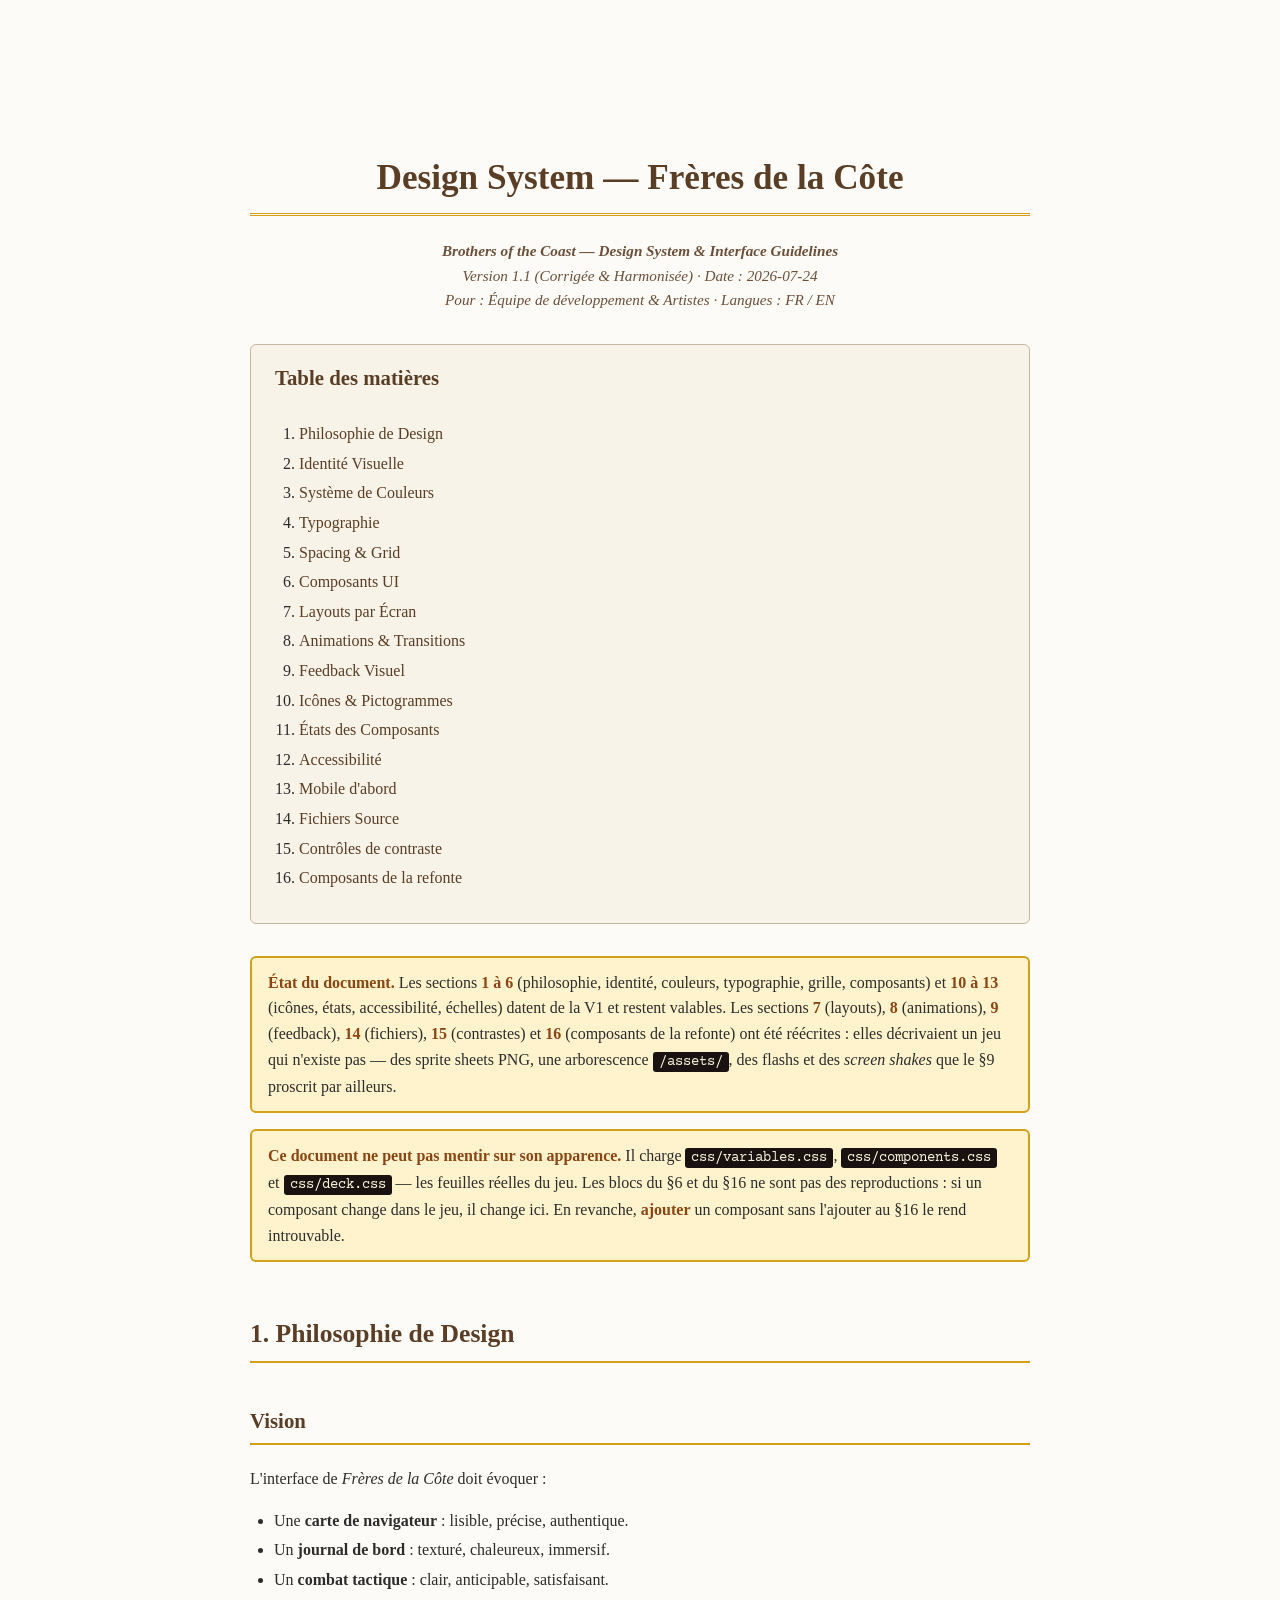
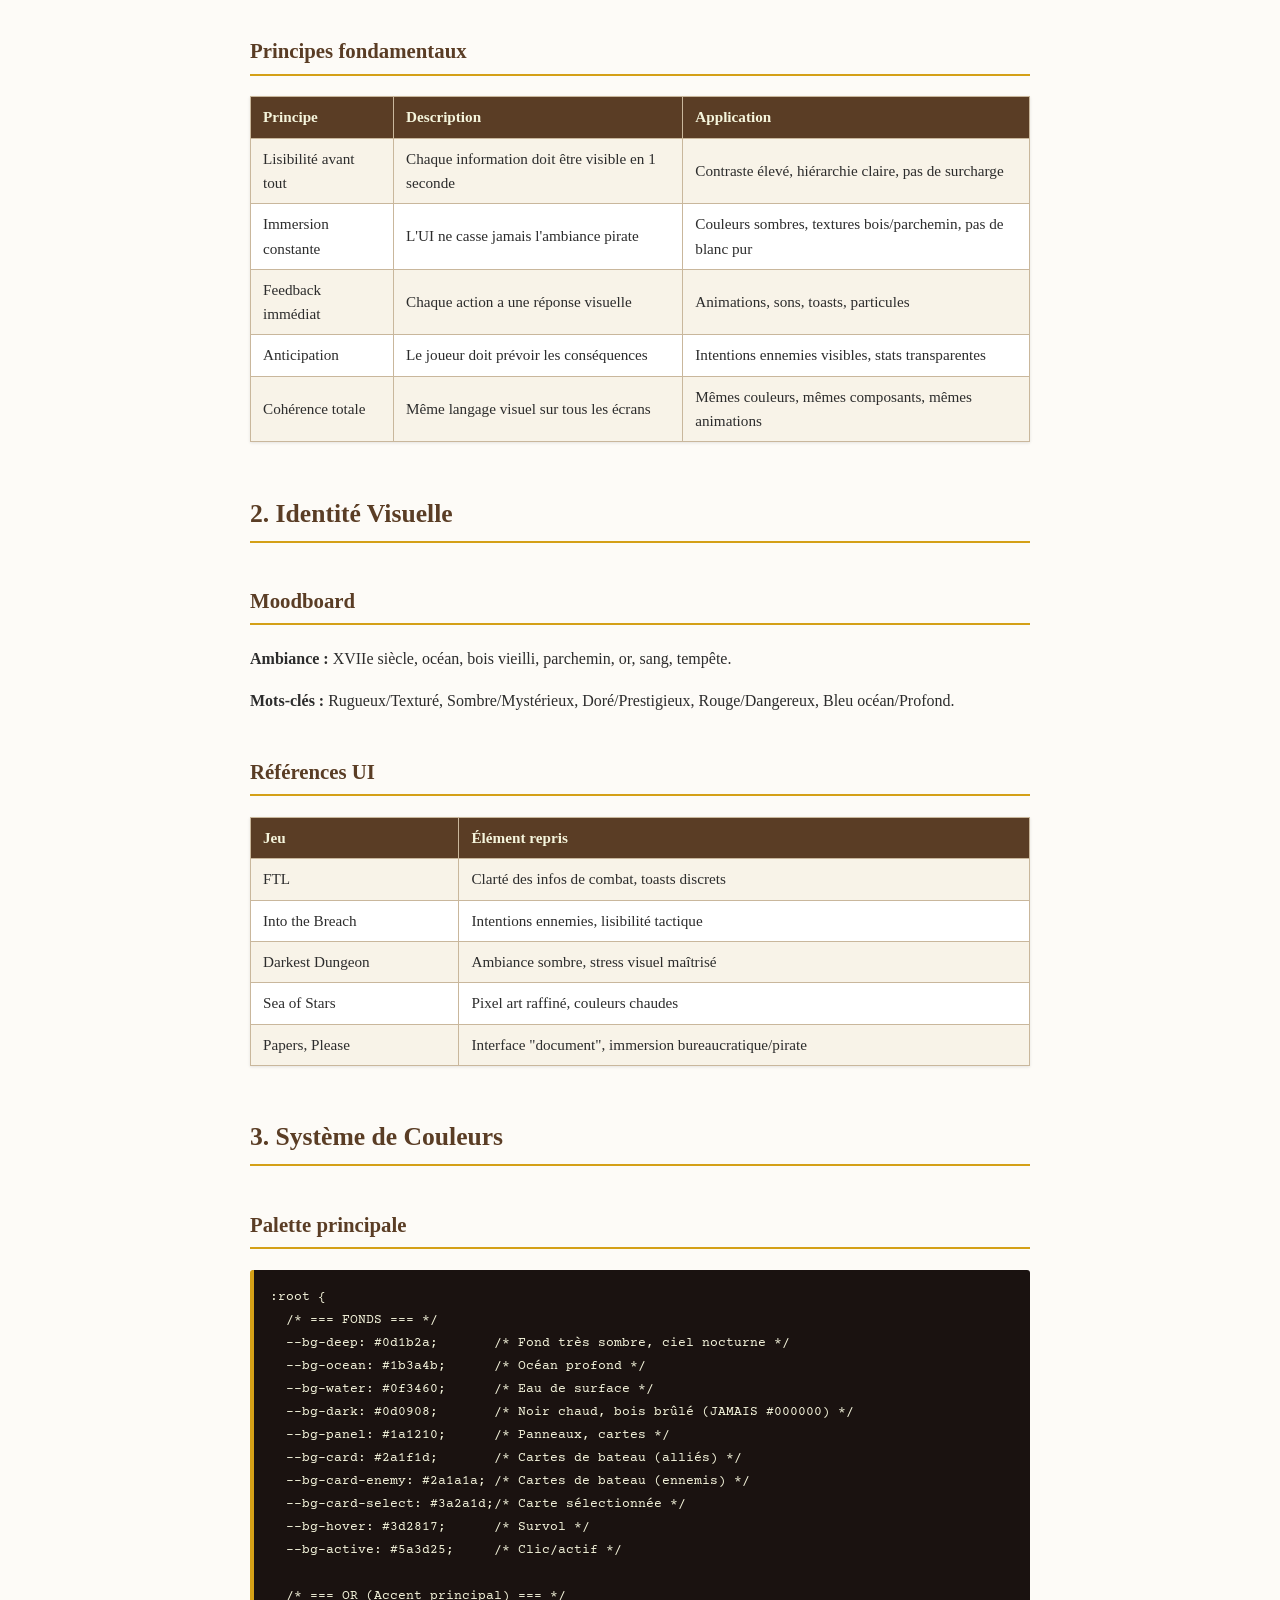
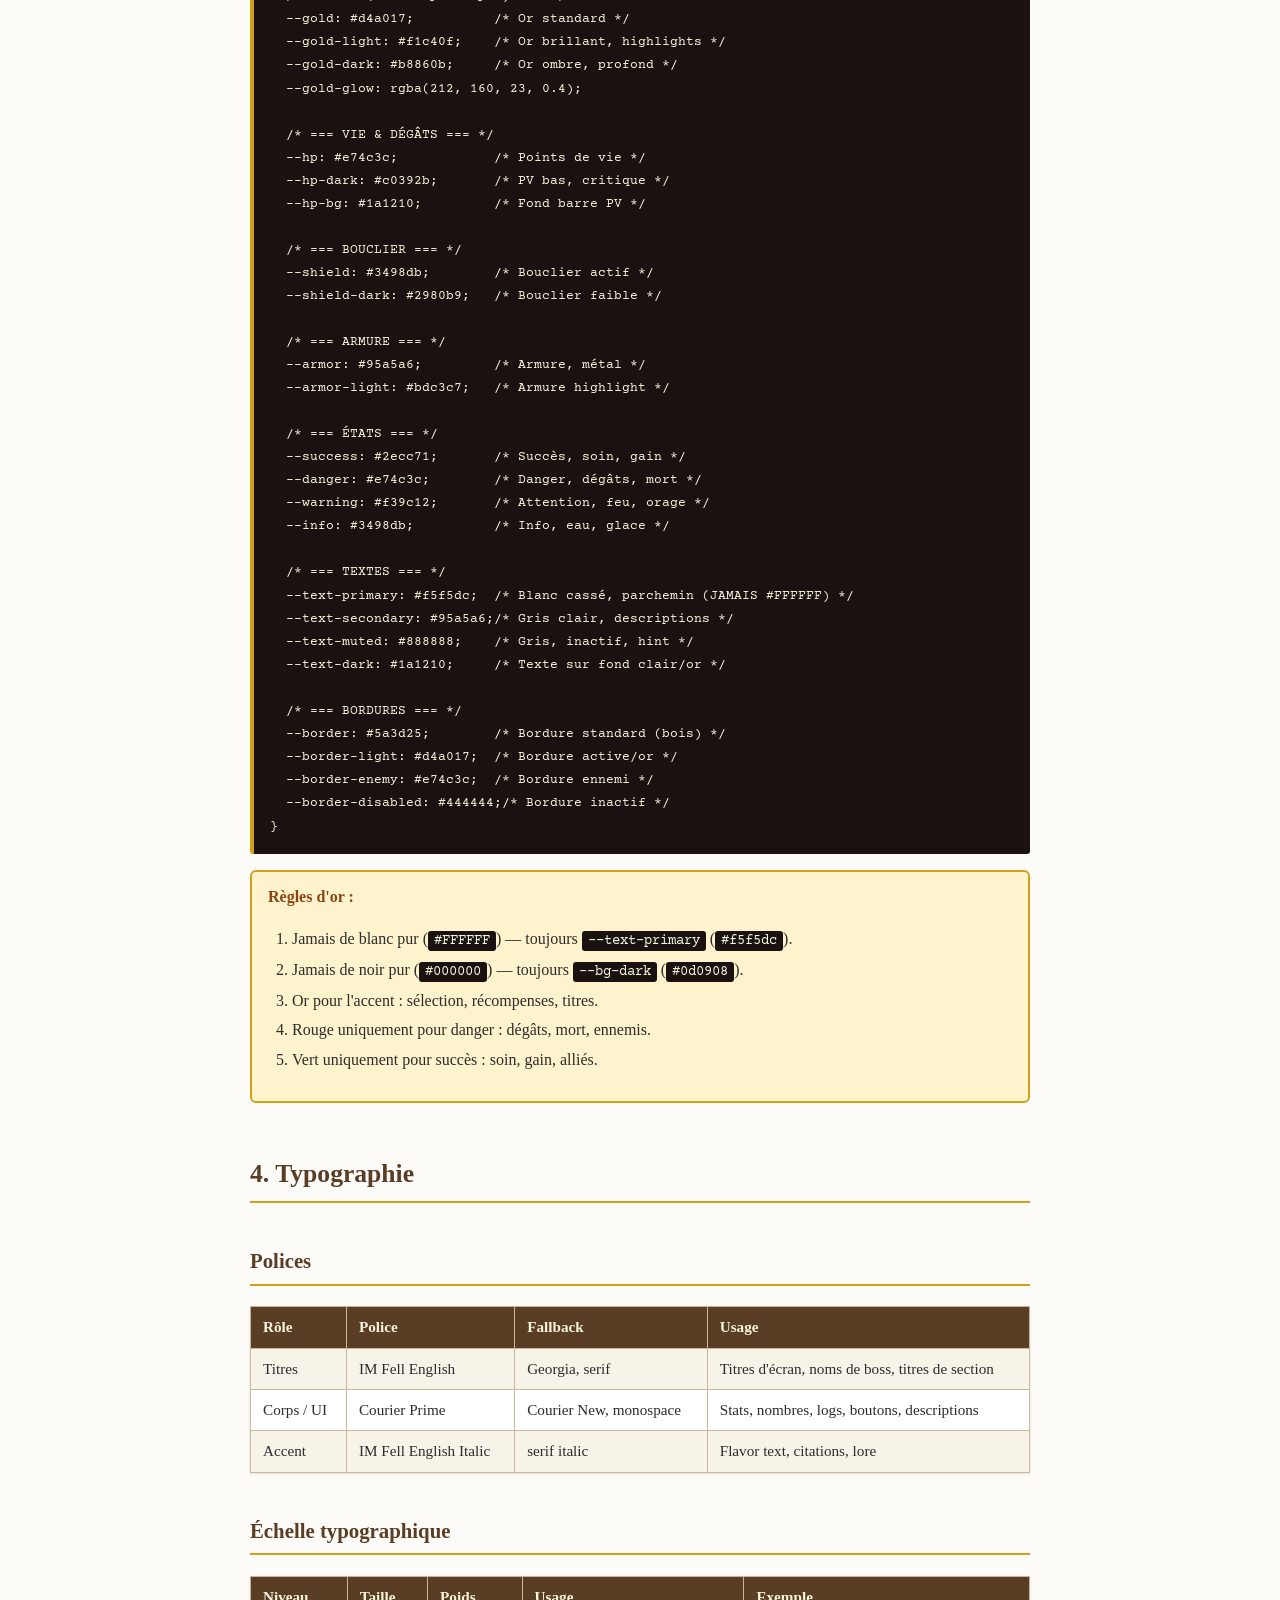
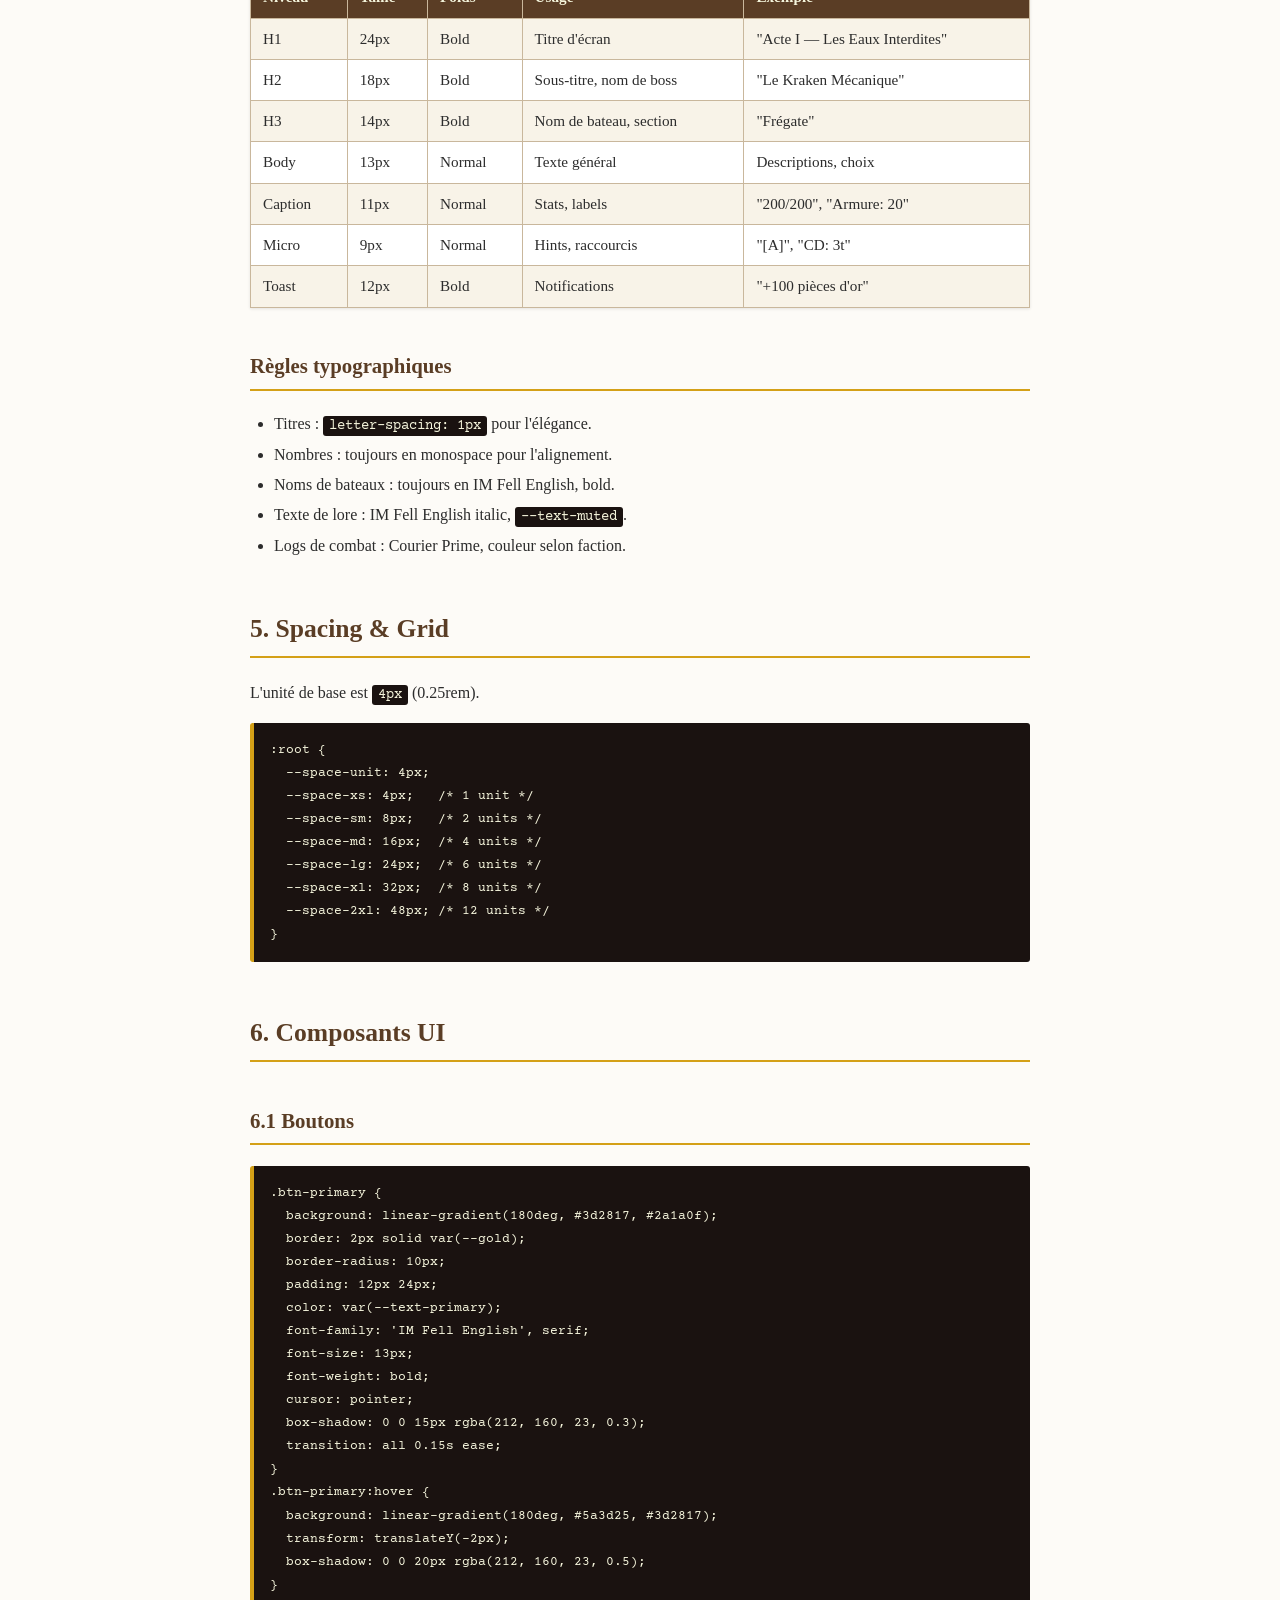
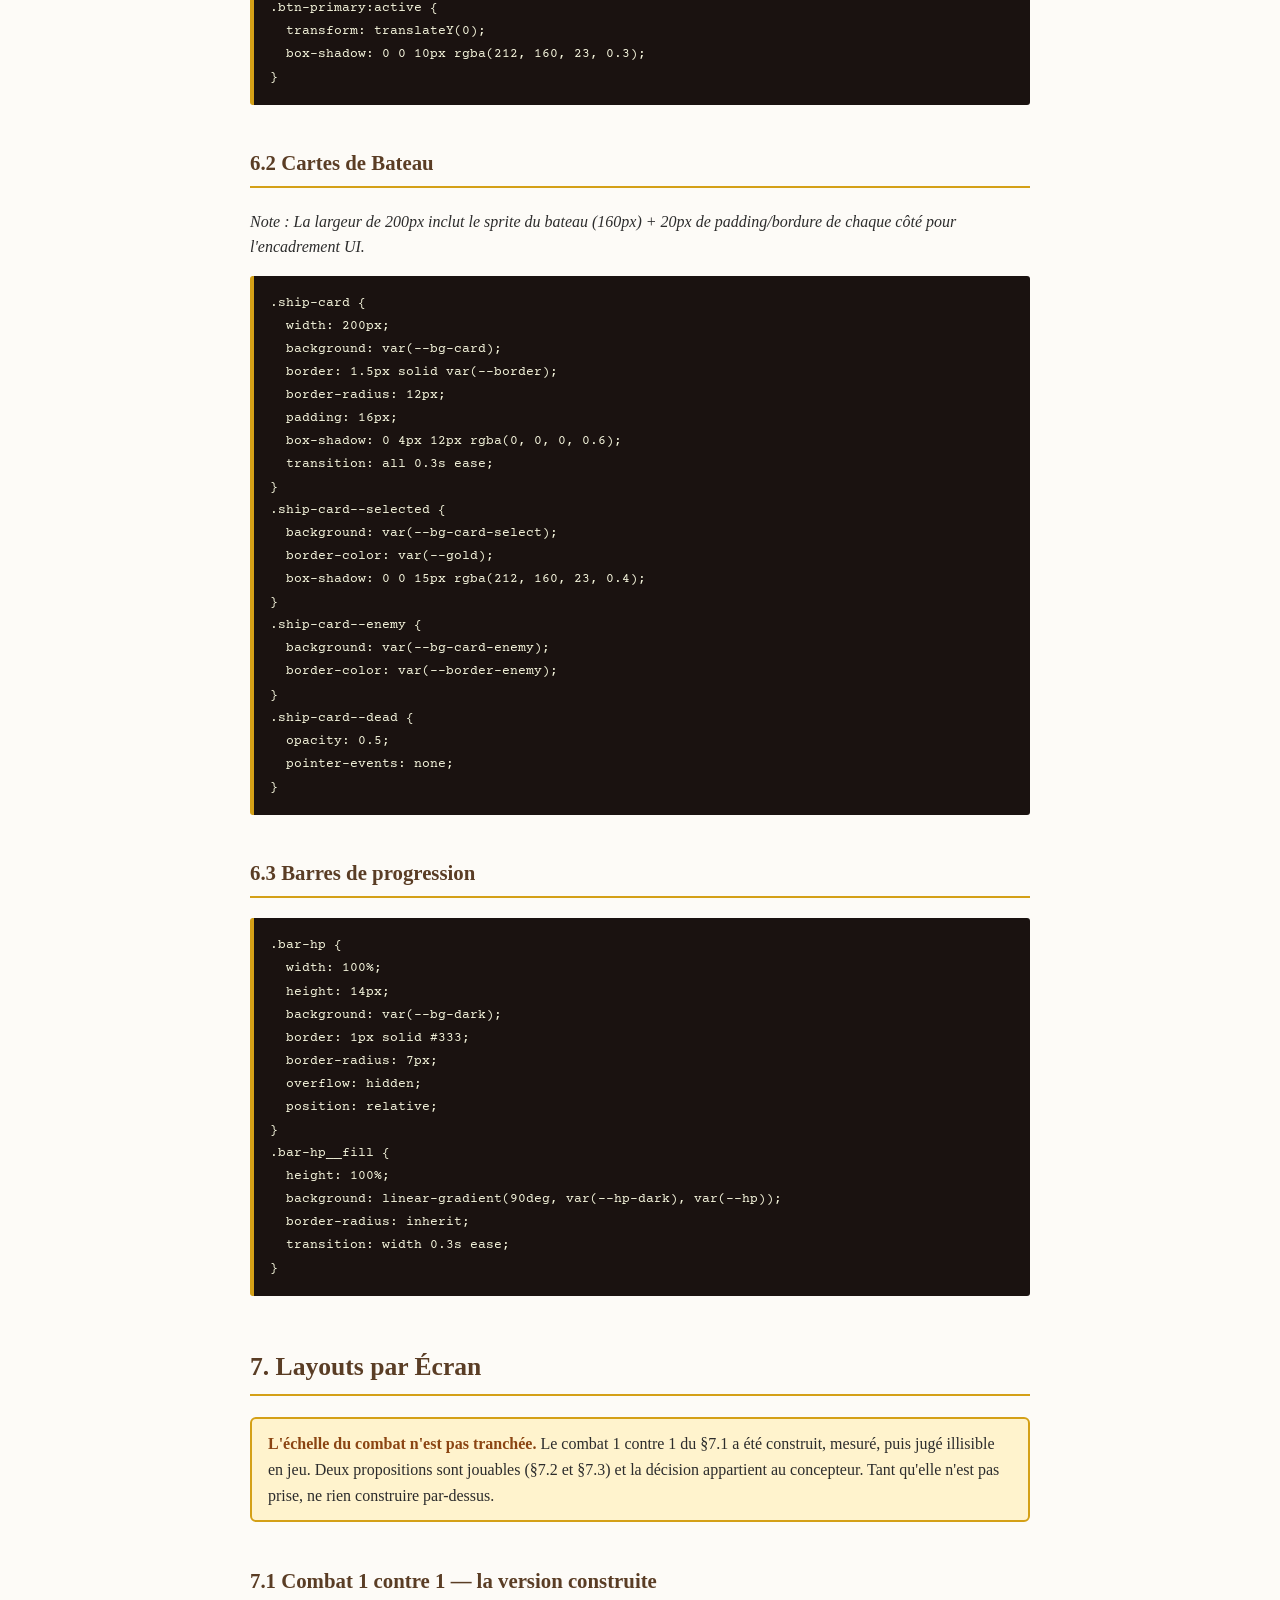
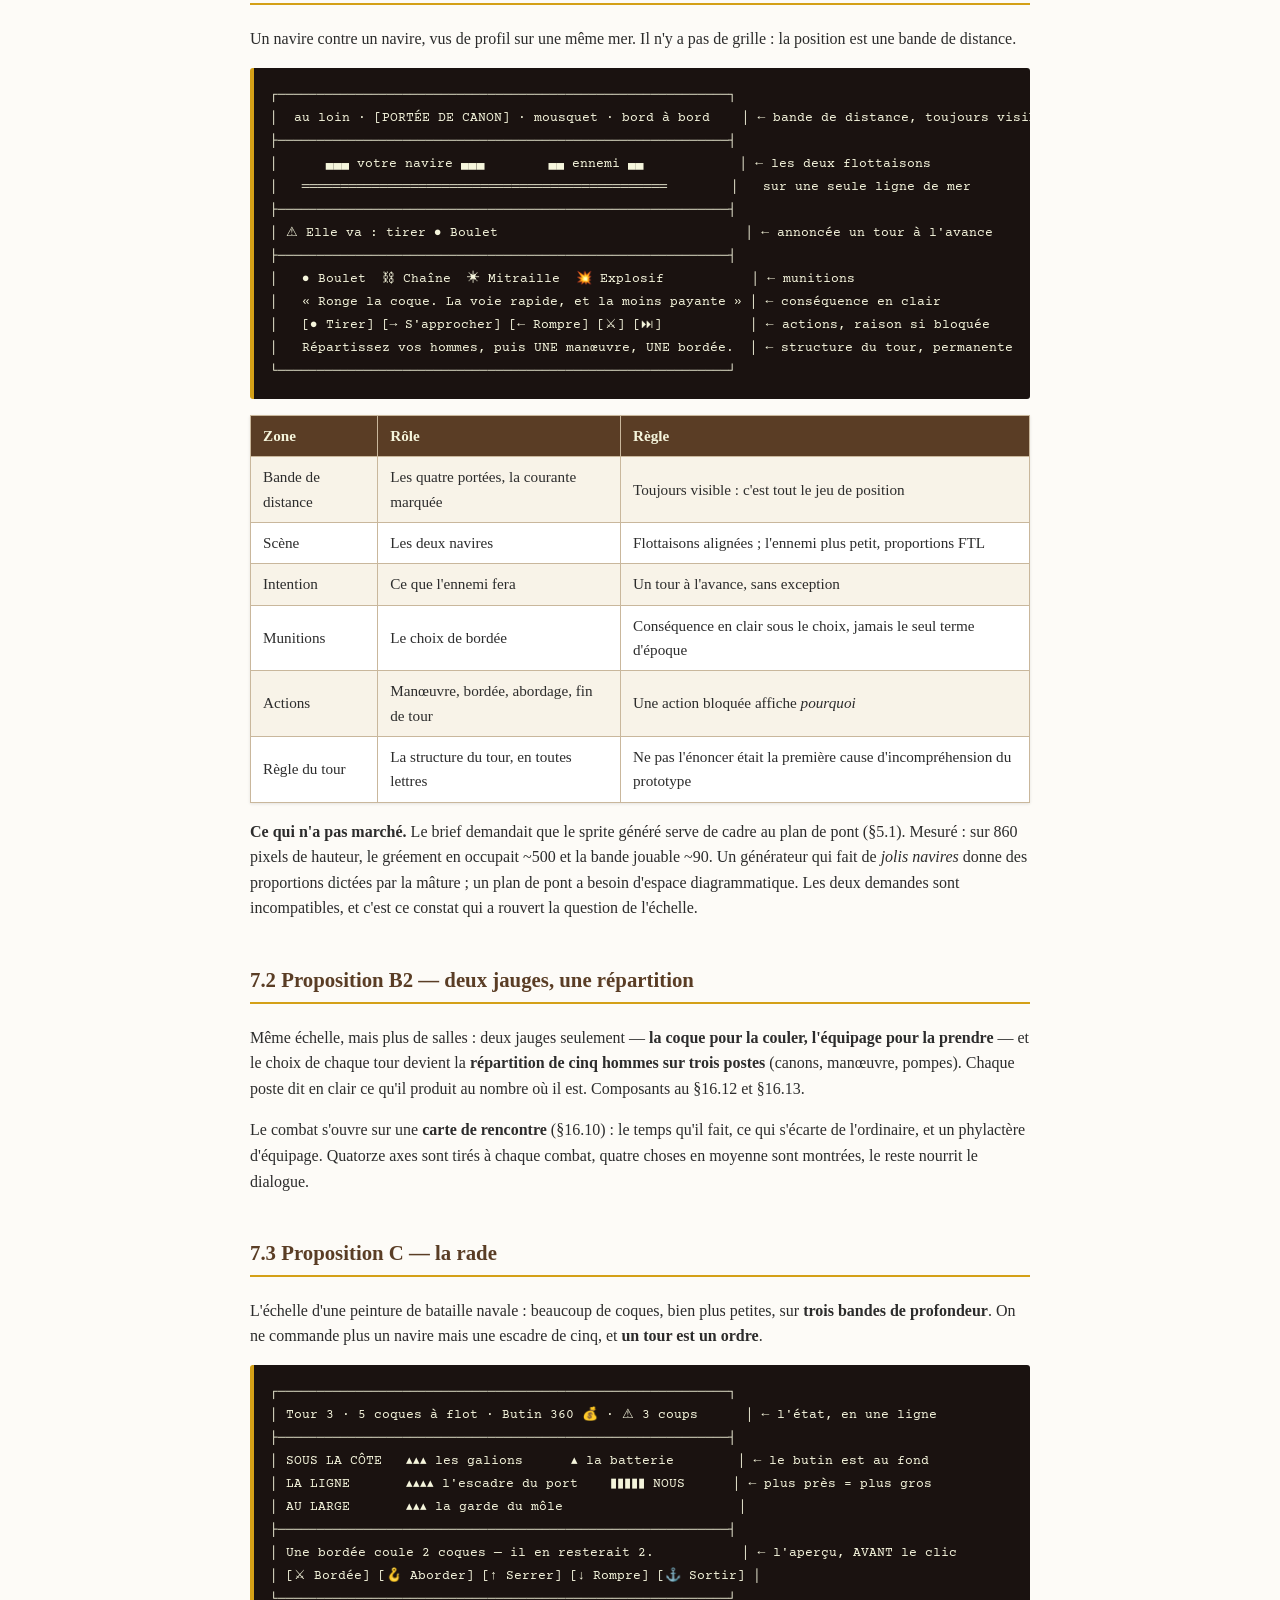
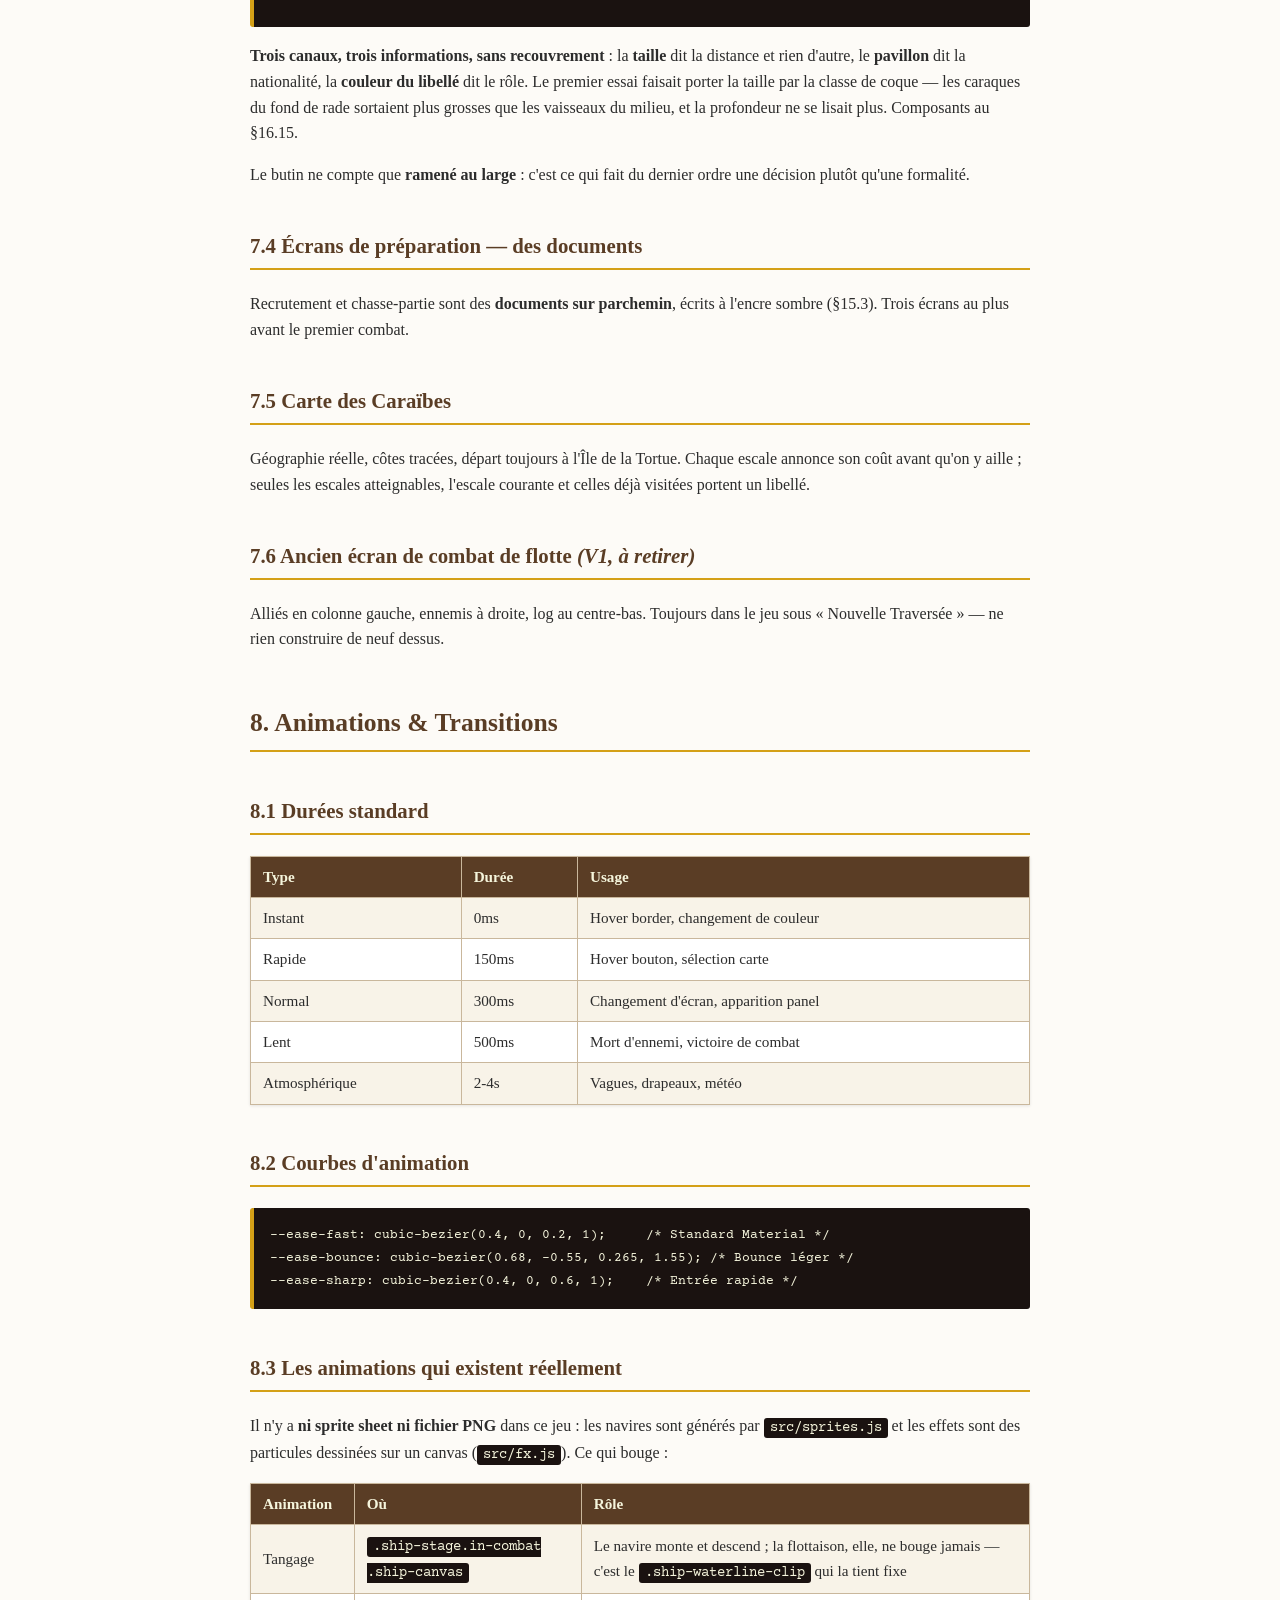
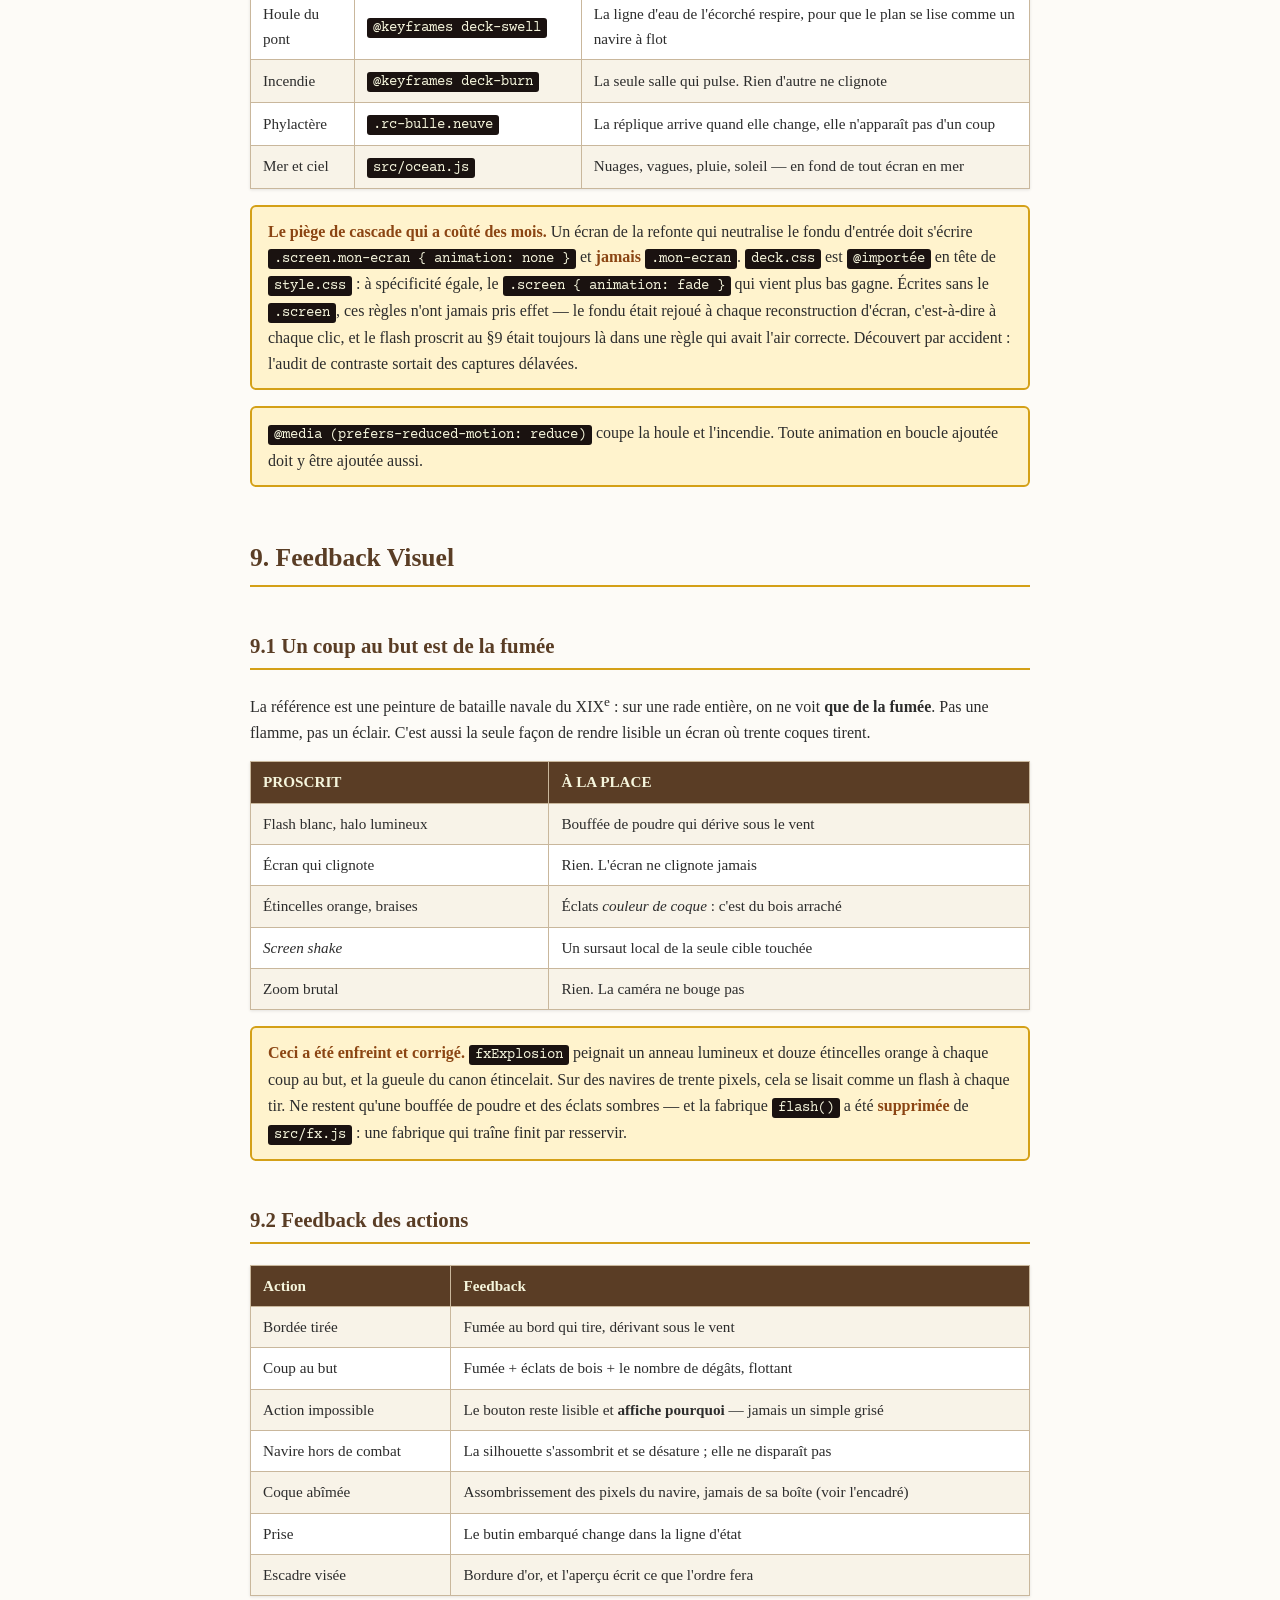
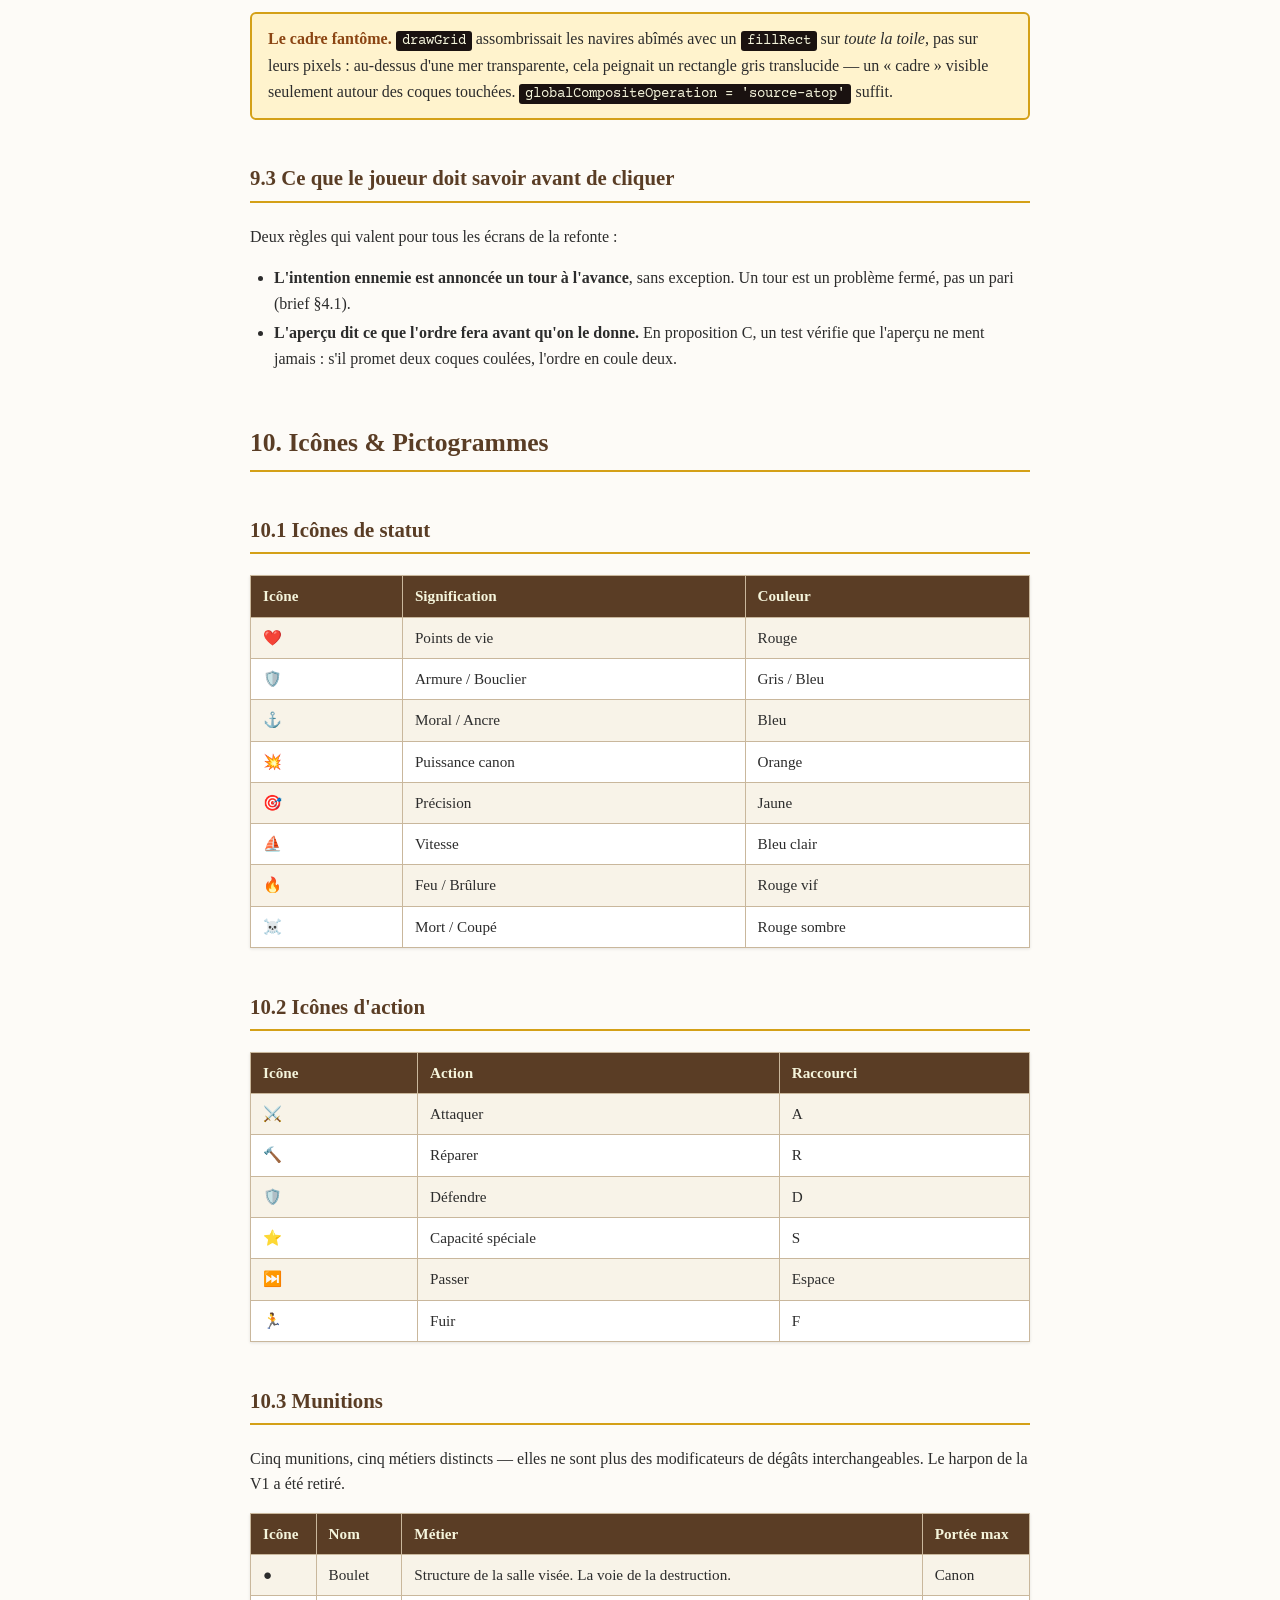
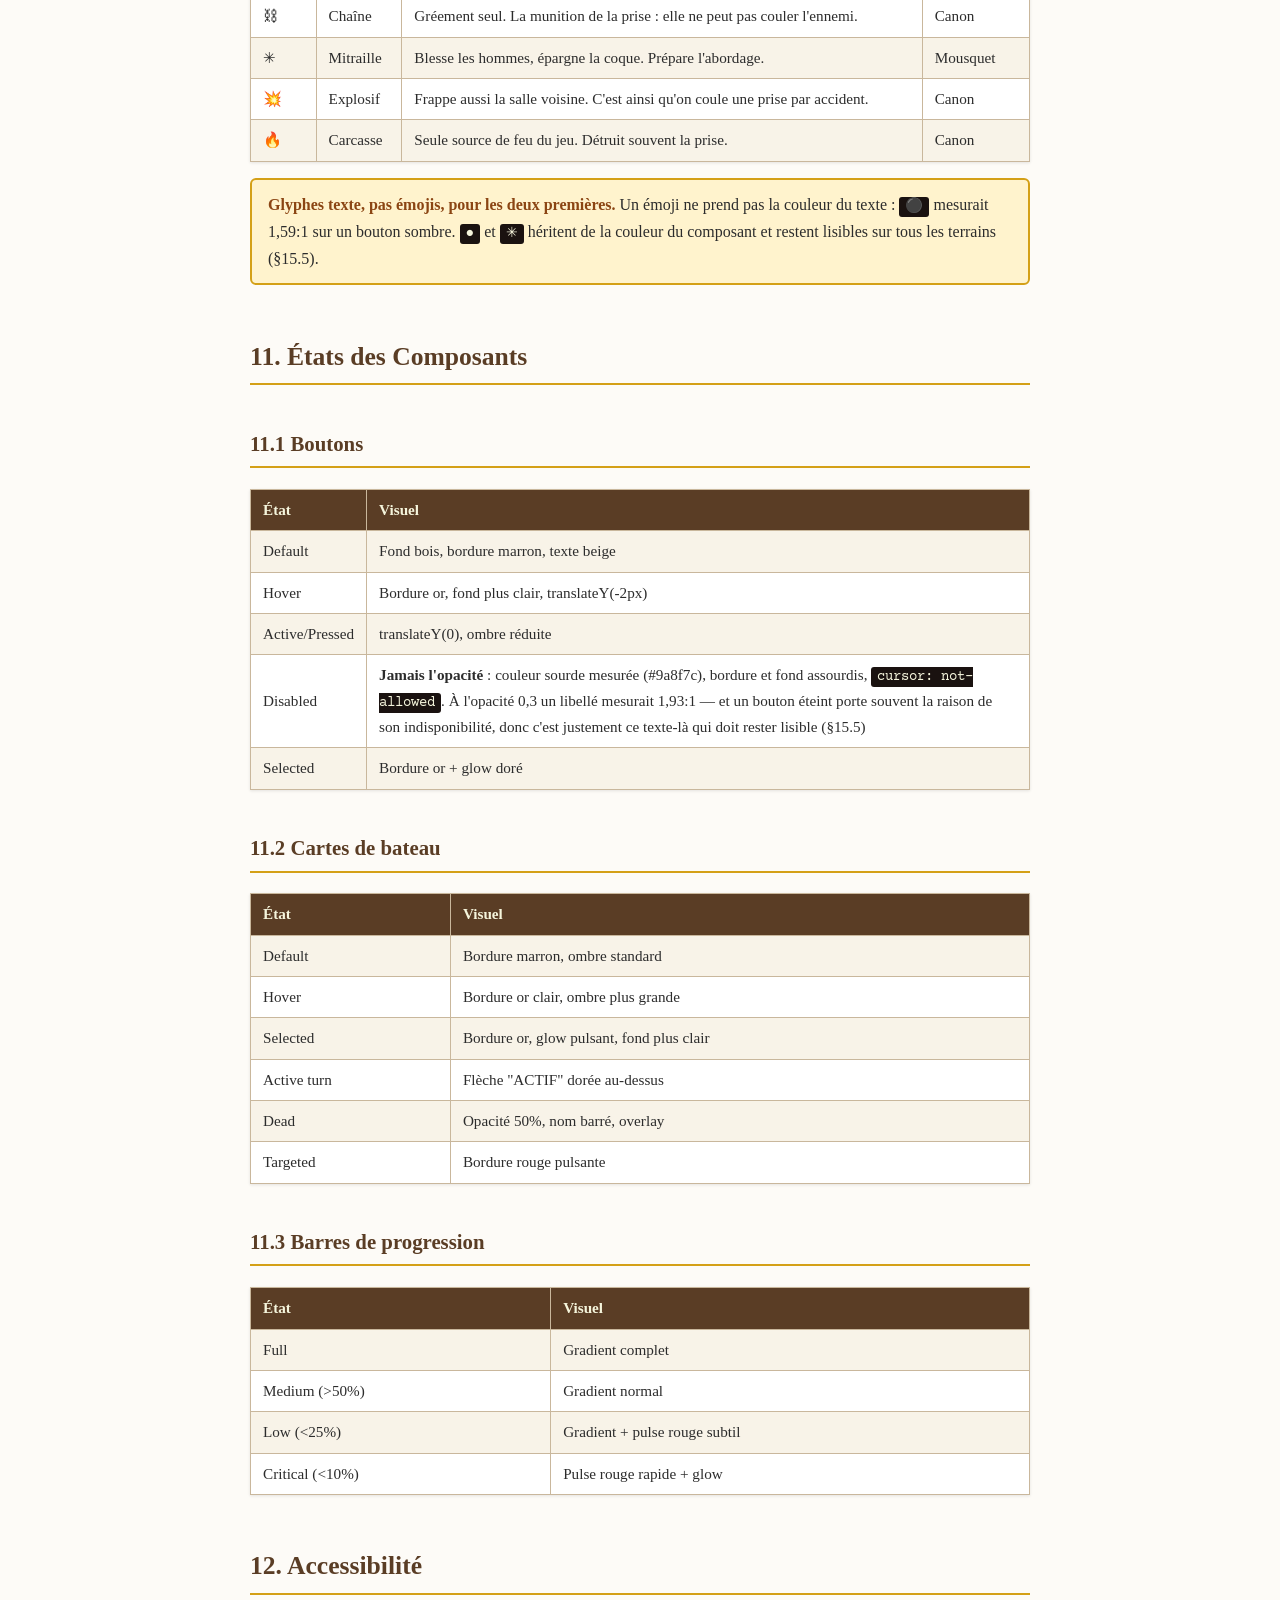
<file: design-system.html>
<!DOCTYPE html>
<html lang="fr">
<head>
<meta charset="UTF-8">
<meta name="viewport" content="width=device-width, initial-scale=1.0">
<title>Design System — Frères de la Côte</title>
<link rel="preconnect" href="https://fonts.googleapis.com">
<link rel="preconnect" href="https://fonts.gstatic.com" crossorigin>
<link href="https://fonts.googleapis.com/css2?family=IM+Fell+English:ital@0;1&family=Courier+Prime:wght@400;700&display=swap" rel="stylesheet">
<style>
  * { box-sizing: border-box; }
  body {
    font-family: 'IM Fell English', Georgia, serif;
    background: #fdfbf7;
    color: #2c2c2c;
    max-width: 900px;
    margin: 40px auto;
    padding: 40px 60px;
    line-height: 1.6;
  }
  h1, h2, h3, h4 {
    font-family: 'IM Fell English', serif;
    color: #5a3d25;
    border-bottom: 2px solid #d4a017;
    padding-bottom: 6px;
    margin-top: 2em;
  }
  h1 { font-size: 2.2em; text-align: center; border-bottom: 3px double #d4a017; }
  h2 { font-size: 1.6em; }
  h3 { font-size: 1.3em; }
  h4 { font-size: 1.1em; border-bottom: 1px solid #d4a017; }
  .meta {
    text-align: center;
    font-style: italic;
    color: #6b4f3a;
    margin-bottom: 2em;
    font-size: 0.95em;
  }
  table {
    width: 100%;
    border-collapse: collapse;
    margin: 1em 0;
    background: #fff;
    box-shadow: 0 1px 3px rgba(0,0,0,0.1);
  }
  th, td {
    border: 1px solid #c9b79c;
    padding: 8px 12px;
    text-align: left;
    font-size: 0.95em;
  }
  th {
    background: #5a3d25;
    color: #f5f5dc;
    font-weight: bold;
  }
  tr:nth-child(even) { background: #f8f3e8; }
  code, pre {
    font-family: 'Courier Prime', 'Courier New', monospace;
    background: #1a1210;
    color: #f5f5dc;
    padding: 2px 6px;
    border-radius: 3px;
    font-size: 0.9em;
  }
  pre {
    padding: 16px;
    overflow-x: auto;
    border-left: 4px solid #d4a017;
    margin: 1em 0;
  }
  pre code { background: none; padding: 0; }
  ul, ol { padding-left: 24px; }
  li { margin: 4px 0; }
  blockquote {
    border-left: 4px solid #d4a017;
    margin: 1em 0;
    padding: 8px 16px;
    background: #f8f3e8;
    font-style: italic;
    color: #5a3d25;
  }
  .toc {
    background: #f8f3e8;
    border: 1px solid #c9b79c;
    padding: 16px 24px;
    border-radius: 6px;
    margin: 2em 0;
  }
  .toc a { color: #5a3d25; text-decoration: none; }
  .toc a:hover { color: #d4a017; }
  .rule-box {
    background: #fff3cd;
    border: 2px solid #d4a017;
    padding: 12px 16px;
    border-radius: 6px;
    margin: 1em 0;
  }
  .rule-box strong { color: #8b4513; }
  @media print {
    body { margin: 0; padding: 20px; }
    h1, h2, h3 { page-break-after: avoid; }
    table, pre, .rule-box { page-break-inside: avoid; }
  }
</style>
<!-- Les feuilles réelles du jeu. deck.css porte la refonte ; components.css
     porte les composants partagés (.bar, badges, boutons) que la refonte
     réutilise au lieu d'en refaire. Aucune ne cible d'élément générique, donc
     aucune ne touche à la mise en page de ce document. -->
<link rel="stylesheet" href="css/variables.css">
<link rel="stylesheet" href="css/components.css">
<link rel="stylesheet" href="css/deck.css">
<style>
  /* Staging for the live demos only — never shipped to the game. */
  .ds-stage {
    background: linear-gradient(#16283a, #0f1d2b);
    border: 1px solid #c9b79c; padding: 18px; margin: 1em 0; border-radius: 4px;
  }
  .ds-stage-parch {
    background: radial-gradient(circle at 50% 45%, #ecdcb4 0%, #e0cd9e 55%, #cbb277 90%);
    border: 1px solid #c9b79c; padding: 18px; margin: 1em 0; border-radius: 4px;
  }
  .ds-caption { font-size: .85em; font-style: italic; color: #6b4f3a; margin: -.4em 0 1em; }
  .ds-deck { position: relative; height: 190px; background: rgba(90,61,37,.35); border: 1px solid #6b5334; }
  .ds-row { display: flex; gap: 10px; flex-wrap: wrap; align-items: center; }
  .ds-swatch { display: inline-flex; align-items: center; gap: 8px; font-family: 'Courier Prime', monospace; font-size: .8em; }
  .ds-chip { width: 26px; height: 26px; border: 1px solid rgba(0,0,0,.35); border-radius: 3px; display: inline-block; }
  .pass { color: #1c6b45; font-weight: bold; }
  .fail { color: #a5241b; font-weight: bold; }
  td.num { font-family: 'Courier Prime', monospace; text-align: right; }
</style>
</head>
<body>

<h1>Design System — Frères de la Côte</h1>
<div class="meta">
  <strong>Brothers of the Coast — Design System & Interface Guidelines</strong><br>
  Version 1.1 (Corrigée & Harmonisée) · Date : 2026-07-24<br>
  Pour : Équipe de développement & Artistes · Langues : FR / EN
</div>

<div class="toc">
  <h3 style="border:none;margin-top:0;">Table des matières</h3>
  <ol>
    <li><a href="#s1">Philosophie de Design</a></li>
    <li><a href="#s2">Identité Visuelle</a></li>
    <li><a href="#s3">Système de Couleurs</a></li>
    <li><a href="#s4">Typographie</a></li>
    <li><a href="#s5">Spacing & Grid</a></li>
    <li><a href="#s6">Composants UI</a></li>
    <li><a href="#s7">Layouts par Écran</a></li>
    <li><a href="#s8">Animations & Transitions</a></li>
    <li><a href="#s9">Feedback Visuel</a></li>
    <li><a href="#s10">Icônes & Pictogrammes</a></li>
    <li><a href="#s11">États des Composants</a></li>
    <li><a href="#s12">Accessibilité</a></li>
    <li><a href="#s13">Mobile d'abord</a></li>
    <li><a href="#s14">Fichiers Source</a></li>
    <li><a href="#s15">Contrôles de contraste</a></li>
    <li><a href="#s16">Composants de la refonte</a></li>
  </ol>
</div>

<div class="rule-box">
  <strong>État du document.</strong> Les sections <strong>1 à 6</strong>
  (philosophie, identité, couleurs, typographie, grille, composants) et
  <strong>10 à 13</strong> (icônes, états, accessibilité, échelles) datent de la
  V1 et restent valables. Les sections <strong>7</strong> (layouts),
  <strong>8</strong> (animations), <strong>9</strong> (feedback),
  <strong>14</strong> (fichiers), <strong>15</strong> (contrastes) et
  <strong>16</strong> (composants de la refonte) ont été réécrites : elles
  décrivaient un jeu qui n'existe pas — des sprite sheets PNG, une arborescence
  <code>/assets/</code>, des flashs et des <em>screen shakes</em> que le §9
  proscrit par ailleurs.
</div>

<div class="rule-box">
  <strong>Ce document ne peut pas mentir sur son apparence.</strong> Il charge
  <code>css/variables.css</code>, <code>css/components.css</code> et
  <code>css/deck.css</code> — les feuilles réelles du jeu. Les blocs du §6 et du
  §16 ne sont pas des reproductions : si un composant change dans le jeu, il
  change ici. En revanche, <strong>ajouter</strong> un composant sans l'ajouter
  au §16 le rend introuvable.
</div>

<h2 id="s1">1. Philosophie de Design</h2>
<h3>Vision</h3>
<p>L'interface de <em>Frères de la Côte</em> doit évoquer :</p>
<ul>
  <li>Une <strong>carte de navigateur</strong> : lisible, précise, authentique.</li>
  <li>Un <strong>journal de bord</strong> : texturé, chaleureux, immersif.</li>
  <li>Un <strong>combat tactique</strong> : clair, anticipable, satisfaisant.</li>
</ul>

<h3>Principes fondamentaux</h3>
<table>
  <tr><th>Principe</th><th>Description</th><th>Application</th></tr>
  <tr><td>Lisibilité avant tout</td><td>Chaque information doit être visible en 1 seconde</td><td>Contraste élevé, hiérarchie claire, pas de surcharge</td></tr>
  <tr><td>Immersion constante</td><td>L'UI ne casse jamais l'ambiance pirate</td><td>Couleurs sombres, textures bois/parchemin, pas de blanc pur</td></tr>
  <tr><td>Feedback immédiat</td><td>Chaque action a une réponse visuelle</td><td>Animations, sons, toasts, particules</td></tr>
  <tr><td>Anticipation</td><td>Le joueur doit prévoir les conséquences</td><td>Intentions ennemies visibles, stats transparentes</td></tr>
  <tr><td>Cohérence totale</td><td>Même langage visuel sur tous les écrans</td><td>Mêmes couleurs, mêmes composants, mêmes animations</td></tr>
</table>

<h2 id="s2">2. Identité Visuelle</h2>
<h3>Moodboard</h3>
<p><strong>Ambiance :</strong> XVIIe siècle, océan, bois vieilli, parchemin, or, sang, tempête.</p>
<p><strong>Mots-clés :</strong> Rugueux/Texturé, Sombre/Mystérieux, Doré/Prestigieux, Rouge/Dangereux, Bleu océan/Profond.</p>

<h3>Références UI</h3>
<table>
  <tr><th>Jeu</th><th>Élément repris</th></tr>
  <tr><td>FTL</td><td>Clarté des infos de combat, toasts discrets</td></tr>
  <tr><td>Into the Breach</td><td>Intentions ennemies, lisibilité tactique</td></tr>
  <tr><td>Darkest Dungeon</td><td>Ambiance sombre, stress visuel maîtrisé</td></tr>
  <tr><td>Sea of Stars</td><td>Pixel art raffiné, couleurs chaudes</td></tr>
  <tr><td>Papers, Please</td><td>Interface "document", immersion bureaucratique/pirate</td></tr>
</table>

<h2 id="s3">3. Système de Couleurs</h2>
<h3>Palette principale</h3>
<pre><code>:root {
  /* === FONDS === */
  --bg-deep: #0d1b2a;       /* Fond très sombre, ciel nocturne */
  --bg-ocean: #1b3a4b;      /* Océan profond */
  --bg-water: #0f3460;      /* Eau de surface */
  --bg-dark: #0d0908;       /* Noir chaud, bois brûlé (JAMAIS #000000) */
  --bg-panel: #1a1210;      /* Panneaux, cartes */
  --bg-card: #2a1f1d;       /* Cartes de bateau (alliés) */
  --bg-card-enemy: #2a1a1a; /* Cartes de bateau (ennemis) */
  --bg-card-select: #3a2a1d;/* Carte sélectionnée */
  --bg-hover: #3d2817;      /* Survol */
  --bg-active: #5a3d25;     /* Clic/actif */

  /* === OR (Accent principal) === */
  --gold: #d4a017;          /* Or standard */
  --gold-light: #f1c40f;    /* Or brillant, highlights */
  --gold-dark: #b8860b;     /* Or ombre, profond */
  --gold-glow: rgba(212, 160, 23, 0.4);

  /* === VIE & DÉGÂTS === */
  --hp: #e74c3c;            /* Points de vie */
  --hp-dark: #c0392b;       /* PV bas, critique */
  --hp-bg: #1a1210;         /* Fond barre PV */

  /* === BOUCLIER === */
  --shield: #3498db;        /* Bouclier actif */
  --shield-dark: #2980b9;   /* Bouclier faible */

  /* === ARMURE === */
  --armor: #95a5a6;         /* Armure, métal */
  --armor-light: #bdc3c7;   /* Armure highlight */

  /* === ÉTATS === */
  --success: #2ecc71;       /* Succès, soin, gain */
  --danger: #e74c3c;        /* Danger, dégâts, mort */
  --warning: #f39c12;       /* Attention, feu, orage */
  --info: #3498db;          /* Info, eau, glace */

  /* === TEXTES === */
  --text-primary: #f5f5dc;  /* Blanc cassé, parchemin (JAMAIS #FFFFFF) */
  --text-secondary: #95a5a6;/* Gris clair, descriptions */
  --text-muted: #888888;    /* Gris, inactif, hint */
  --text-dark: #1a1210;     /* Texte sur fond clair/or */

  /* === BORDURES === */
  --border: #5a3d25;        /* Bordure standard (bois) */
  --border-light: #d4a017;  /* Bordure active/or */
  --border-enemy: #e74c3c;  /* Bordure ennemi */
  --border-disabled: #444444;/* Bordure inactif */
}</code></pre>

<div class="rule-box">
  <strong>Règles d'or :</strong>
  <ol>
    <li>Jamais de blanc pur (<code>#FFFFFF</code>) — toujours <code>--text-primary</code> (<code>#f5f5dc</code>).</li>
    <li>Jamais de noir pur (<code>#000000</code>) — toujours <code>--bg-dark</code> (<code>#0d0908</code>).</li>
    <li>Or pour l'accent : sélection, récompenses, titres.</li>
    <li>Rouge uniquement pour danger : dégâts, mort, ennemis.</li>
    <li>Vert uniquement pour succès : soin, gain, alliés.</li>
  </ol>
</div>

<h2 id="s4">4. Typographie</h2>
<h3>Polices</h3>
<table>
  <tr><th>Rôle</th><th>Police</th><th>Fallback</th><th>Usage</th></tr>
  <tr><td>Titres</td><td>IM Fell English</td><td>Georgia, serif</td><td>Titres d'écran, noms de boss, titres de section</td></tr>
  <tr><td>Corps / UI</td><td>Courier Prime</td><td>Courier New, monospace</td><td>Stats, nombres, logs, boutons, descriptions</td></tr>
  <tr><td>Accent</td><td>IM Fell English Italic</td><td>serif italic</td><td>Flavor text, citations, lore</td></tr>
</table>

<h3>Échelle typographique</h3>
<table>
  <tr><th>Niveau</th><th>Taille</th><th>Poids</th><th>Usage</th><th>Exemple</th></tr>
  <tr><td>H1</td><td>24px</td><td>Bold</td><td>Titre d'écran</td><td>"Acte I — Les Eaux Interdites"</td></tr>
  <tr><td>H2</td><td>18px</td><td>Bold</td><td>Sous-titre, nom de boss</td><td>"Le Kraken Mécanique"</td></tr>
  <tr><td>H3</td><td>14px</td><td>Bold</td><td>Nom de bateau, section</td><td>"Frégate"</td></tr>
  <tr><td>Body</td><td>13px</td><td>Normal</td><td>Texte général</td><td>Descriptions, choix</td></tr>
  <tr><td>Caption</td><td>11px</td><td>Normal</td><td>Stats, labels</td><td>"200/200", "Armure: 20"</td></tr>
  <tr><td>Micro</td><td>9px</td><td>Normal</td><td>Hints, raccourcis</td><td>"[A]", "CD: 3t"</td></tr>
  <tr><td>Toast</td><td>12px</td><td>Bold</td><td>Notifications</td><td>"+100 pièces d'or"</td></tr>
</table>

<h3>Règles typographiques</h3>
<ul>
  <li>Titres : <code>letter-spacing: 1px</code> pour l'élégance.</li>
  <li>Nombres : toujours en monospace pour l'alignement.</li>
  <li>Noms de bateaux : toujours en IM Fell English, bold.</li>
  <li>Texte de lore : IM Fell English italic, <code>--text-muted</code>.</li>
  <li>Logs de combat : Courier Prime, couleur selon faction.</li>
</ul>

<h2 id="s5">5. Spacing & Grid</h2>
<p>L'unité de base est <code>4px</code> (0.25rem).</p>
<pre><code>:root {
  --space-unit: 4px;
  --space-xs: 4px;   /* 1 unit */
  --space-sm: 8px;   /* 2 units */
  --space-md: 16px;  /* 4 units */
  --space-lg: 24px;  /* 6 units */
  --space-xl: 32px;  /* 8 units */
  --space-2xl: 48px; /* 12 units */
}</code></pre>

<h2 id="s6">6. Composants UI</h2>

<h3>6.1 Boutons</h3>
<pre><code>.btn-primary {
  background: linear-gradient(180deg, #3d2817, #2a1a0f);
  border: 2px solid var(--gold);
  border-radius: 10px;
  padding: 12px 24px;
  color: var(--text-primary);
  font-family: 'IM Fell English', serif;
  font-size: 13px;
  font-weight: bold;
  cursor: pointer;
  box-shadow: 0 0 15px rgba(212, 160, 23, 0.3);
  transition: all 0.15s ease;
}
.btn-primary:hover {
  background: linear-gradient(180deg, #5a3d25, #3d2817);
  transform: translateY(-2px);
  box-shadow: 0 0 20px rgba(212, 160, 23, 0.5);
}
.btn-primary:active {
  transform: translateY(0);
  box-shadow: 0 0 10px rgba(212, 160, 23, 0.3);
}</code></pre>

<h3>6.2 Cartes de Bateau</h3>
<p><em>Note : La largeur de 200px inclut le sprite du bateau (160px) + 20px de padding/bordure de chaque côté pour l'encadrement UI.</em></p>
<pre><code>.ship-card {
  width: 200px;
  background: var(--bg-card);
  border: 1.5px solid var(--border);
  border-radius: 12px;
  padding: 16px;
  box-shadow: 0 4px 12px rgba(0, 0, 0, 0.6);
  transition: all 0.3s ease;
}
.ship-card--selected {
  background: var(--bg-card-select);
  border-color: var(--gold);
  box-shadow: 0 0 15px rgba(212, 160, 23, 0.4);
}
.ship-card--enemy {
  background: var(--bg-card-enemy);
  border-color: var(--border-enemy);
}
.ship-card--dead {
  opacity: 0.5;
  pointer-events: none;
}</code></pre>

<h3>6.3 Barres de progression</h3>
<pre><code>.bar-hp {
  width: 100%;
  height: 14px;
  background: var(--bg-dark);
  border: 1px solid #333;
  border-radius: 7px;
  overflow: hidden;
  position: relative;
}
.bar-hp__fill {
  height: 100%;
  background: linear-gradient(90deg, var(--hp-dark), var(--hp));
  border-radius: inherit;
  transition: width 0.3s ease;
}</code></pre>

<h2 id="s7">7. Layouts par Écran</h2>

<div class="rule-box">
  <strong>L'échelle du combat n'est pas tranchée.</strong> Le combat 1 contre 1
  du §7.1 a été construit, mesuré, puis jugé illisible en jeu. Deux propositions
  sont jouables (§7.2 et §7.3) et la décision appartient au concepteur. Tant
  qu'elle n'est pas prise, ne rien construire par-dessus.
</div>

<h3>7.1 Combat 1 contre 1 — la version construite</h3>
<p>Un navire contre un navire, vus de profil sur une même mer. Il n'y a pas de
grille : la position est une bande de distance.</p>
<pre><code>┌──────────────────────────────────────────────────────────┐
│  au loin · [PORTÉE DE CANON] · mousquet · bord à bord    │ ← bande de distance, toujours visible
├──────────────────────────────────────────────────────────┤
│      ▄▄▄ votre navire ▄▄▄        ▄▄ ennemi ▄▄            │ ← les deux flottaisons
│   ═══════════════════════════════════════════════        │   sur une seule ligne de mer
├──────────────────────────────────────────────────────────┤
│ ⚠ Elle va : tirer ● Boulet                               │ ← annoncée un tour à l'avance
├──────────────────────────────────────────────────────────┤
│   ● Boulet  ⛓ Chaîne  ✳ Mitraille  💥 Explosif           │ ← munitions
│   « Ronge la coque. La voie rapide, et la moins payante » │ ← conséquence en clair
│   [● Tirer] [→ S'approcher] [← Rompre] [⚔] [⏭]           │ ← actions, raison si bloquée
│   Répartissez vos hommes, puis UNE manœuvre, UNE bordée.  │ ← structure du tour, permanente
└──────────────────────────────────────────────────────────┘</code></pre>

<table>
  <tr><th>Zone</th><th>Rôle</th><th>Règle</th></tr>
  <tr><td>Bande de distance</td><td>Les quatre portées, la courante marquée</td><td>Toujours visible : c'est tout le jeu de position</td></tr>
  <tr><td>Scène</td><td>Les deux navires</td><td>Flottaisons alignées ; l'ennemi plus petit, proportions FTL</td></tr>
  <tr><td>Intention</td><td>Ce que l'ennemi fera</td><td>Un tour à l'avance, sans exception</td></tr>
  <tr><td>Munitions</td><td>Le choix de bordée</td><td>Conséquence en clair sous le choix, jamais le seul terme d'époque</td></tr>
  <tr><td>Actions</td><td>Manœuvre, bordée, abordage, fin de tour</td><td>Une action bloquée affiche <em>pourquoi</em></td></tr>
  <tr><td>Règle du tour</td><td>La structure du tour, en toutes lettres</td><td>Ne pas l'énoncer était la première cause d'incompréhension du prototype</td></tr>
</table>

<p><strong>Ce qui n'a pas marché.</strong> Le brief demandait que le sprite
généré serve de cadre au plan de pont (§5.1). Mesuré : sur 860 pixels de
hauteur, le gréement en occupait ~500 et la bande jouable ~90. Un générateur qui
fait de <em>jolis navires</em> donne des proportions dictées par la mâture ;
un plan de pont a besoin d'espace diagrammatique. Les deux demandes sont
incompatibles, et c'est ce constat qui a rouvert la question de l'échelle.</p>

<h3>7.2 Proposition B2 — deux jauges, une répartition</h3>
<p>Même échelle, mais plus de salles : deux jauges seulement — <strong>la coque
pour la couler, l'équipage pour la prendre</strong> — et le choix de chaque tour
devient la <strong>répartition de cinq hommes sur trois postes</strong> (canons,
manœuvre, pompes). Chaque poste dit en clair ce qu'il produit au nombre où il
est. Composants au §16.12 et §16.13.</p>
<p>Le combat s'ouvre sur une <strong>carte de rencontre</strong> (§16.10) : le
temps qu'il fait, ce qui s'écarte de l'ordinaire, et un phylactère d'équipage.
Quatorze axes sont tirés à chaque combat, quatre choses en moyenne sont
montrées, le reste nourrit le dialogue.</p>

<h3>7.3 Proposition C — la rade</h3>
<p>L'échelle d'une peinture de bataille navale : beaucoup de coques, bien plus
petites, sur <strong>trois bandes de profondeur</strong>. On ne commande plus un
navire mais une escadre de cinq, et <strong>un tour est un ordre</strong>.</p>
<pre><code>┌──────────────────────────────────────────────────────────┐
│ Tour 3 · 5 coques à flot · Butin 360 💰 · ⚠ 3 coups      │ ← l'état, en une ligne
├──────────────────────────────────────────────────────────┤
│ SOUS LA CÔTE   ▴▴▴ les galions      ▴ la batterie        │ ← le butin est au fond
│ LA LIGNE       ▴▴▴▴ l'escadre du port    ▮▮▮▮▮ NOUS      │ ← plus près = plus gros
│ AU LARGE       ▴▴▴ la garde du môle                      │
├──────────────────────────────────────────────────────────┤
│ Une bordée coule 2 coques — il en resterait 2.           │ ← l'aperçu, AVANT le clic
│ [⚔ Bordée] [🪝 Aborder] [↑ Serrer] [↓ Rompre] [⚓ Sortir] │
└──────────────────────────────────────────────────────────┘</code></pre>
<p><strong>Trois canaux, trois informations, sans recouvrement</strong> :
la <strong>taille</strong> dit la distance et rien d'autre, le
<strong>pavillon</strong> dit la nationalité, la <strong>couleur du libellé</strong>
dit le rôle. Le premier essai faisait porter la taille par la classe de coque —
les caraques du fond de rade sortaient plus grosses que les vaisseaux du milieu,
et la profondeur ne se lisait plus. Composants au §16.15.</p>
<p>Le butin ne compte que <strong>ramené au large</strong> : c'est ce qui fait du
dernier ordre une décision plutôt qu'une formalité.</p>

<h3>7.4 Écrans de préparation — des documents</h3>
<p>Recrutement et chasse-partie sont des <strong>documents sur parchemin</strong>,
écrits à l'encre sombre (§15.3). Trois écrans au plus avant le premier combat.</p>

<h3>7.5 Carte des Caraïbes</h3>
<p>Géographie réelle, côtes tracées, départ toujours à l'Île de la Tortue.
Chaque escale annonce son coût avant qu'on y aille ; seules les escales
atteignables, l'escale courante et celles déjà visitées portent un libellé.</p>

<h3>7.6 Ancien écran de combat de flotte <em>(V1, à retirer)</em></h3>
<p>Alliés en colonne gauche, ennemis à droite, log au centre-bas. Toujours dans
le jeu sous « Nouvelle Traversée » — ne rien construire de neuf dessus.</p>

<h2 id="s8">8. Animations & Transitions</h2>
<h3>8.1 Durées standard</h3>
<table>
  <tr><th>Type</th><th>Durée</th><th>Usage</th></tr>
  <tr><td>Instant</td><td>0ms</td><td>Hover border, changement de couleur</td></tr>
  <tr><td>Rapide</td><td>150ms</td><td>Hover bouton, sélection carte</td></tr>
  <tr><td>Normal</td><td>300ms</td><td>Changement d'écran, apparition panel</td></tr>
  <tr><td>Lent</td><td>500ms</td><td>Mort d'ennemi, victoire de combat</td></tr>
  <tr><td>Atmosphérique</td><td>2-4s</td><td>Vagues, drapeaux, météo</td></tr>
</table>

<h3>8.2 Courbes d'animation</h3>
<pre><code>--ease-fast: cubic-bezier(0.4, 0, 0.2, 1);     /* Standard Material */
--ease-bounce: cubic-bezier(0.68, -0.55, 0.265, 1.55); /* Bounce léger */
--ease-sharp: cubic-bezier(0.4, 0, 0.6, 1);    /* Entrée rapide */</code></pre>

<h3>8.3 Les animations qui existent réellement</h3>
<p>Il n'y a <strong>ni sprite sheet ni fichier PNG</strong> dans ce jeu : les
navires sont générés par <code>src/sprites.js</code> et les effets sont des
particules dessinées sur un canvas (<code>src/fx.js</code>). Ce qui bouge :</p>
<table>
  <tr><th>Animation</th><th>Où</th><th>Rôle</th></tr>
  <tr><td>Tangage</td><td><code>.ship-stage.in-combat .ship-canvas</code></td><td>Le navire monte et descend ; la flottaison, elle, ne bouge jamais — c'est le <code>.ship-waterline-clip</code> qui la tient fixe</td></tr>
  <tr><td>Houle du pont</td><td><code>@keyframes deck-swell</code></td><td>La ligne d'eau de l'écorché respire, pour que le plan se lise comme un navire à flot</td></tr>
  <tr><td>Incendie</td><td><code>@keyframes deck-burn</code></td><td>La seule salle qui pulse. Rien d'autre ne clignote</td></tr>
  <tr><td>Phylactère</td><td><code>.rc-bulle.neuve</code></td><td>La réplique arrive quand elle change, elle n'apparaît pas d'un coup</td></tr>
  <tr><td>Mer et ciel</td><td><code>src/ocean.js</code></td><td>Nuages, vagues, pluie, soleil — en fond de tout écran en mer</td></tr>
</table>

<div class="rule-box">
  <strong>Le piège de cascade qui a coûté des mois.</strong> Un écran de la
  refonte qui neutralise le fondu d'entrée doit s'écrire
  <code>.screen.mon-ecran { animation: none }</code> et <strong>jamais</strong>
  <code>.mon-ecran</code>. <code>deck.css</code> est <code>@importée</code> en
  tête de <code>style.css</code> : à spécificité égale, le
  <code>.screen { animation: fade }</code> qui vient plus bas gagne. Écrites
  sans le <code>.screen</code>, ces règles n'ont jamais pris effet — le fondu
  était rejoué à chaque reconstruction d'écran, c'est-à-dire à chaque clic, et
  le flash proscrit au §9 était toujours là dans une règle qui avait l'air
  correcte. Découvert par accident : l'audit de contraste sortait des captures
  délavées.
</div>

<div class="rule-box">
  <code>@media (prefers-reduced-motion: reduce)</code> coupe la houle et
  l'incendie. Toute animation en boucle ajoutée doit y être ajoutée aussi.
</div>

<h2 id="s9">9. Feedback Visuel</h2>

<h3>9.1 Un coup au but est de la fumée</h3>
<p>La référence est une peinture de bataille navale du XIX<sup>e</sup> : sur une
rade entière, on ne voit <strong>que de la fumée</strong>. Pas une flamme, pas
un éclair. C'est aussi la seule façon de rendre lisible un écran où trente
coques tirent.</p>
<table>
  <tr><th>PROSCRIT</th><th>À LA PLACE</th></tr>
  <tr><td>Flash blanc, halo lumineux</td><td>Bouffée de poudre qui dérive sous le vent</td></tr>
  <tr><td>Écran qui clignote</td><td>Rien. L'écran ne clignote jamais</td></tr>
  <tr><td>Étincelles orange, braises</td><td>Éclats <em>couleur de coque</em> : c'est du bois arraché</td></tr>
  <tr><td><em>Screen shake</em></td><td>Un sursaut local de la seule cible touchée</td></tr>
  <tr><td>Zoom brutal</td><td>Rien. La caméra ne bouge pas</td></tr>
</table>
<div class="rule-box">
  <strong>Ceci a été enfreint et corrigé.</strong> <code>fxExplosion</code>
  peignait un anneau lumineux et douze étincelles orange à chaque coup au but,
  et la gueule du canon étincelait. Sur des navires de trente pixels, cela se
  lisait comme un flash à chaque tir. Ne restent qu'une bouffée de poudre et des
  éclats sombres — et la fabrique <code>flash()</code> a été
  <strong>supprimée</strong> de <code>src/fx.js</code> : une fabrique qui traîne
  finit par resservir.
</div>

<h3>9.2 Feedback des actions</h3>
<table>
  <tr><th>Action</th><th>Feedback</th></tr>
  <tr><td>Bordée tirée</td><td>Fumée au bord qui tire, dérivant sous le vent</td></tr>
  <tr><td>Coup au but</td><td>Fumée + éclats de bois + le nombre de dégâts, flottant</td></tr>
  <tr><td>Action impossible</td><td>Le bouton reste lisible et <strong>affiche pourquoi</strong> — jamais un simple grisé</td></tr>
  <tr><td>Navire hors de combat</td><td>La silhouette s'assombrit et se désature ; elle ne disparaît pas</td></tr>
  <tr><td>Coque abîmée</td><td>Assombrissement des pixels du navire, jamais de sa boîte (voir l'encadré)</td></tr>
  <tr><td>Prise</td><td>Le butin embarqué change dans la ligne d'état</td></tr>
  <tr><td>Escadre visée</td><td>Bordure d'or, et l'aperçu écrit ce que l'ordre fera</td></tr>
</table>
<div class="rule-box">
  <strong>Le cadre fantôme.</strong> <code>drawGrid</code> assombrissait les
  navires abîmés avec un <code>fillRect</code> sur <em>toute la toile</em>, pas
  sur leurs pixels : au-dessus d'une mer transparente, cela peignait un
  rectangle gris translucide — un « cadre » visible seulement autour des coques
  touchées. <code>globalCompositeOperation = 'source-atop'</code> suffit.
</div>

<h3>9.3 Ce que le joueur doit savoir avant de cliquer</h3>
<p>Deux règles qui valent pour tous les écrans de la refonte :</p>
<ul>
  <li><strong>L'intention ennemie est annoncée un tour à l'avance</strong>, sans
  exception. Un tour est un problème fermé, pas un pari (brief §4.1).</li>
  <li><strong>L'aperçu dit ce que l'ordre fera avant qu'on le donne.</strong> En
  proposition C, un test vérifie que l'aperçu ne ment jamais : s'il promet deux
  coques coulées, l'ordre en coule deux.</li>
</ul>

<h2 id="s10">10. Icônes & Pictogrammes</h2>
<h3>10.1 Icônes de statut</h3>
<table>
  <tr><th>Icône</th><th>Signification</th><th>Couleur</th></tr>
  <tr><td>❤️</td><td>Points de vie</td><td>Rouge</td></tr>
  <tr><td>🛡️</td><td>Armure / Bouclier</td><td>Gris / Bleu</td></tr>
  <tr><td>⚓</td><td>Moral / Ancre</td><td>Bleu</td></tr>
  <tr><td>💥</td><td>Puissance canon</td><td>Orange</td></tr>
  <tr><td>🎯</td><td>Précision</td><td>Jaune</td></tr>
  <tr><td>⛵</td><td>Vitesse</td><td>Bleu clair</td></tr>
  <tr><td>🔥</td><td>Feu / Brûlure</td><td>Rouge vif</td></tr>
  <tr><td>☠️</td><td>Mort / Coupé</td><td>Rouge sombre</td></tr>
</table>

<h3>10.2 Icônes d'action</h3>
<table>
  <tr><th>Icône</th><th>Action</th><th>Raccourci</th></tr>
  <tr><td>⚔️</td><td>Attaquer</td><td>A</td></tr>
  <tr><td>🔨</td><td>Réparer</td><td>R</td></tr>
  <tr><td>🛡️</td><td>Défendre</td><td>D</td></tr>
  <tr><td>⭐</td><td>Capacité spéciale</td><td>S</td></tr>
  <tr><td>⏭️</td><td>Passer</td><td>Espace</td></tr>
  <tr><td>🏃</td><td>Fuir</td><td>F</td></tr>
</table>

<h3>10.3 Munitions</h3>
<p>Cinq munitions, cinq métiers distincts — elles ne sont plus des modificateurs
de dégâts interchangeables. Le harpon de la V1 a été retiré.</p>
<table>
  <tr><th>Icône</th><th>Nom</th><th>Métier</th><th>Portée max</th></tr>
  <tr><td>●</td><td>Boulet</td><td>Structure de la salle visée. La voie de la destruction.</td><td>Canon</td></tr>
  <tr><td>⛓</td><td>Chaîne</td><td>Gréement seul. La munition de la prise : elle ne peut pas couler l'ennemi.</td><td>Canon</td></tr>
  <tr><td>✳</td><td>Mitraille</td><td>Blesse les hommes, épargne la coque. Prépare l'abordage.</td><td>Mousquet</td></tr>
  <tr><td>💥</td><td>Explosif</td><td>Frappe aussi la salle voisine. C'est ainsi qu'on coule une prise par accident.</td><td>Canon</td></tr>
  <tr><td>🔥</td><td>Carcasse</td><td>Seule source de feu du jeu. Détruit souvent la prise.</td><td>Canon</td></tr>
</table>
<div class="rule-box">
  <strong>Glyphes texte, pas émojis, pour les deux premières.</strong> Un émoji
  ne prend pas la couleur du texte : <code>⚫</code> mesurait 1,59:1 sur un
  bouton sombre. <code>●</code> et <code>✳</code> héritent de la couleur du
  composant et restent lisibles sur tous les terrains (§15.5).
</div>

<h2 id="s11">11. États des Composants</h2>
<h3>11.1 Boutons</h3>
<table>
  <tr><th>État</th><th>Visuel</th></tr>
  <tr><td>Default</td><td>Fond bois, bordure marron, texte beige</td></tr>
  <tr><td>Hover</td><td>Bordure or, fond plus clair, translateY(-2px)</td></tr>
  <tr><td>Active/Pressed</td><td>translateY(0), ombre réduite</td></tr>
  <tr><td>Disabled</td><td><strong>Jamais l'opacité</strong> : couleur sourde mesurée (#9a8f7c), bordure et fond assourdis, <code>cursor: not-allowed</code>. À l'opacité 0,3 un libellé mesurait 1,93:1 — et un bouton éteint porte souvent la raison de son indisponibilité, donc c'est justement ce texte-là qui doit rester lisible (§15.5)</td></tr>
  <tr><td>Selected</td><td>Bordure or + glow doré</td></tr>
</table>

<h3>11.2 Cartes de bateau</h3>
<table>
  <tr><th>État</th><th>Visuel</th></tr>
  <tr><td>Default</td><td>Bordure marron, ombre standard</td></tr>
  <tr><td>Hover</td><td>Bordure or clair, ombre plus grande</td></tr>
  <tr><td>Selected</td><td>Bordure or, glow pulsant, fond plus clair</td></tr>
  <tr><td>Active turn</td><td>Flèche "ACTIF" dorée au-dessus</td></tr>
  <tr><td>Dead</td><td>Opacité 50%, nom barré, overlay</td></tr>
  <tr><td>Targeted</td><td>Bordure rouge pulsante</td></tr>
</table>

<h3>11.3 Barres de progression</h3>
<table>
  <tr><th>État</th><th>Visuel</th></tr>
  <tr><td>Full</td><td>Gradient complet</td></tr>
  <tr><td>Medium (>50%)</td><td>Gradient normal</td></tr>
  <tr><td>Low (&lt;25%)</td><td>Gradient + pulse rouge subtil</td></tr>
  <tr><td>Critical (&lt;10%)</td><td>Pulse rouge rapide + glow</td></tr>
</table>

<h2 id="s12">12. Accessibilité</h2>
<h3>12.1 Contraste</h3>
<ul>
  <li>Tout texte doit avoir un ratio de contraste ≥ 4.5:1</li>
  <li>Texte sur fond or : utiliser <code>--text-dark</code> (<code>#1a1210</code>)</li>
  <li>Éviter les combinaisons rouge/vert pour daltoniens : ajouter des icônes</li>
</ul>

<h3>12.2 Taille minimale</h3>
<ul>
  <li>Tout ce qui se touche : <strong>44 × 44 px minimum</strong>, y compris une
    case de plateau et une carte de bâtiment.</li>
  <li>Texte lisible : 11 px minimum, et jamais 11 px pour une information dont
    dépend une décision.</li>
  <li>Zone de touche d'une carte : toute la carte, pas son titre.</li>
</ul>
<div class="rule-box">
  <strong>Cette règle était écrite ici depuis la V1 et violée partout.</strong>
  Mesuré au premier passage de <code>tools/mobile-audit.mjs</code> : 24 cibles
  sous le seuil sur la maquette B2, 6 sur C, 3 sur D. Une règle qu'aucun outil
  ne vérifie n'est pas une règle, c'est un vœu.
</div>

<h3>12.3 Réduction des animations</h3>
<p>Écrit dans <code>css/components.css</code>. Le canvas de la mer garde son
mouvement — c'est une boucle <code>requestAnimationFrame</code>, pas du CSS —
mais tout ce qui bouge en CSS s'arrête : tangage, houle du pont, incendie.</p>
<pre><code>@media (prefers-reduced-motion: reduce) {
  *, *::before, *::after {
    animation-duration: 0.01ms !important;
    animation-iteration-count: 1 !important;
    transition-duration: 0.01ms !important;
  }
}</code></pre>

<h3>12.4 Focus visible</h3>
<p>Écrit dans <code>css/components.css</code>. <code>:focus-visible</code> et non
<code>:focus</code> : la souris ne doit pas laisser de contour derrière elle.</p>
<pre><code>*:focus-visible {
  outline: 2px solid var(--gold);
  outline-offset: 2px;
}</code></pre>

<h2 id="s13">13. Mobile d'abord</h2>

<div class="rule-box">
  <strong>Cette section était écrite à l'envers.</strong> Elle partait du bureau
  et réduisait ensuite : un tableau d'échelles « Desktop / Laptop / Tablet /
  Mobile » et des seuils de réduction. C'est la démarche qui produit un jeu
  jouable au clavier et amputé au pouce. Le téléphone est désormais la cible
  de référence ; le grand écran est le cas facile qu'on traite après.
</div>

<h3>13.1 L'écran de référence</h3>
<p>375 × 667 en portrait (iPhone SE, le plus petit encore courant). Tout ce qui
ne tient pas là ne tient pas. Un écran plus grand reçoit la même mise en page,
plus d'air — jamais une mise en page différente.</p>

<h3>13.2 Les quatre défauts que le mobile crée, et que le bureau cache</h3>
<table>
  <tr><th>Défaut</th><th>Ce que ça donne</th><th>Règle</th></tr>
  <tr>
    <td><strong>Amputation</strong></td>
    <td>Un plateau plus large que la fenêtre est coupé <em>en silence</em> par
      <code>#app { overflow-x: hidden }</code> : pas d'ascenseur, pas d'erreur,
      la moitié du jeu absente</td>
    <td>Le plateau se met à l'échelle de la fenêtre. Jamais de largeur fixe en pixels</td>
  </tr>
  <tr>
    <td><strong>Cible trop petite</strong></td>
    <td>Le pouce rate, ou pire, touche la case d'à côté</td>
    <td>44 × 44 px minimum pour tout ce qui se touche (§12.2)</td>
  </tr>
  <tr>
    <td><strong>Débordement</strong></td>
    <td>La page défile latéralement</td>
    <td>Aucune largeur fixe ; <code>clamp()</code> et pourcentages</td>
  </tr>
  <tr>
    <td><strong>Survol seul</strong></td>
    <td>Une information qui n'existe qu'au <code>:hover</code> n'existe pas</td>
    <td>Le survol ne fait que <em>souligner</em>. Toute information passe par une première touche</td>
  </tr>
</table>

<div class="rule-box">
  <strong>C'est mesuré, pas relu.</strong> <code>node tools/mobile-audit.mjs</code>
  ouvre chaque écran sur trois téléphones et échoue si l'un d'eux ampute ou
  déborde. « Mobile first » est une intention, et une intention ne casse pas un
  test — c'est la même leçon que pour les contrastes (§15).
</div>

<h3>13.3 Deux touches, jamais une</h3>
<p>Sur un plateau tactique, la première touche <strong>vise</strong> — elle
affiche ce que l'action ferait — et la seconde <strong>confirme</strong>. Ce
n'est pas une concession au tactile : c'est ce qui remplace le survol, et ça
supprime du même coup la faute de frappe irréversible, qui compte bien plus au
pouce qu'à la souris.</p>

<h3>13.4 La forme du plateau suit l'écran, et la fiction suit la forme</h3>
<p>La vue isométrique écrase la grille : un plateau en disque devient
<strong>large et bas</strong> — exactement la mauvaise forme pour un téléphone
en portrait. Plutôt que de rétrécir le disque jusqu'à l'illisible, on change sa
forme : un plateau <strong>plus haut que large</strong>, où l'on remonte vers le
fond de la rade.</p>
<p>Ce n'est pas un compromis technique déguisé : une rade se pénètre par une
passe, et c'est un couloir, pas un cercle. La contrainte du portrait donne ici
une meilleure fiction que celle qu'on avait choisie librement.</p>

<h3>13.5 Le pouce est en bas</h3>
<p>Tout ce qui se touche souvent — choisir un bâtiment, finir le tour — vit dans
le tiers inférieur. Le haut de l'écran porte l'état, qu'on lit sans toucher.</p>

<h2 id="s14">14. Fichiers Source</h2>

<div class="rule-box">
  <strong>Il n'y a aucun asset.</strong> Cette section décrivait une
  arborescence <code>/assets/ui/</code> pleine de PNG — sprites de navires,
  sprite sheets d'explosions, icônes, tuiles de carte. Rien de tout cela
  n'existe et rien ne doit être créé : <strong>tous les navires sont générés à
  l'exécution</strong> par <code>src/sprites.js</code>, les effets sont des
  particules de canvas, la mer et le ciel sont peints par
  <code>src/ocean.js</code>, et les icônes sont des glyphes texte. Le seul
  fichier binaire du dépôt serait une police, et les deux sont chargées depuis
  Google Fonts.
</div>

<h3>14.1 Les feuilles de style, telles qu'elles sont</h3>
<p><code>css/style.css</code> importe les cinq autres, dans cet ordre. L'ordre
compte : voir le piège de cascade du §8.3.</p>
<table>
  <tr><th>Fichier</th><th>Contenu</th><th>Règle</th></tr>
  <tr><td><code>variables.css</code></td><td>Les tokens canoniques : couleurs, espacements, polices, courbes</td><td>Source de vérité. Une valeur en dur ailleurs est une dette</td></tr>
  <tr><td><code>animations.css</code></td><td>Les keyframes partagées</td><td>Toute boucle doit être coupée en <code>prefers-reduced-motion</code></td></tr>
  <tr><td><code>components.css</code></td><td>Composants <strong>partagés</strong> : jauges <code>.bar</code>, boutons, badges, modales</td><td>Une classe = une définition. Voir l'encadré ci-dessous</td></tr>
  <tr><td><code>pattern.css</code></td><td>Textures et motifs</td><td>—</td></tr>
  <tr><td><code>deck.css</code></td><td><strong>Tout le CSS de la refonte</strong> : écorché, combat, rencontre, rade, carte</td><td>Ajouter à côté de l'existant, jamais l'écraser</td></tr>
  <tr><td><code>style.css</code></td><td>Ce qui appartient à <strong>un écran</strong>, et rien d'autre</td><td>Un composant réutilisable qui atterrit ici finira par être dupliqué</td></tr>
</table>

<div class="rule-box">
  <strong>Deux définitions d'une même classe est un bug à retardement.</strong>
  <code>components.css</code> portait un second <code>.bar-hp</code>, propre à
  la documentation et utilisé par rien, qui masquait celui du jeu. Invisible
  tant que les deux feuilles étaient chargées ensemble — et le jour où ce
  document a chargé <code>components.css</code> sans <code>style.css</code>, la
  jauge est sortie noire et vide. Les règles <code>.bar</code> réelles vivent
  désormais dans <code>components.css</code>, une seule fois.
</div>

<h3>14.2 Où vit une nouvelle règle</h3>
<table>
  <tr><th>Ce qu'on ajoute</th><th>Où</th></tr>
  <tr><td>Une couleur, un espacement, une courbe</td><td><code>variables.css</code>, puis <code>var(--…)</code> partout</td></tr>
  <tr><td>Un composant réutilisable</td><td><code>components.css</code> <strong>et</strong> une démonstration au §6</td></tr>
  <tr><td>Un composant de la refonte</td><td><code>deck.css</code> <strong>et</strong> une démonstration au §16</td></tr>
  <tr><td>La mise en page d'un écran précis</td><td><code>style.css</code> ou <code>deck.css</code> selon l'écran</td></tr>
  <tr><td>Un effet de combat</td><td><code>src/fx.js</code> — particules, jamais d'image</td></tr>
</table>

<h3>14.3 Checklist avant de considérer un écran terminé</h3>
<ul>
  <li>[ ] Les couleurs sortent de la palette — jamais <code>#000000</code> ni <code>#FFFFFF</code>.</li>
  <li>[ ] La typographie utilise IM Fell English (titres, noms) et Courier Prime (technique).</li>
  <li>[ ] Les espacements suivent la grille de 4 px.</li>
  <li>[ ] Un bouton indisponible <strong>dit pourquoi</strong>, et reste lisible.</li>
  <li>[ ] Aucun flash, aucun clignotement, aucun <em>screen shake</em> (§9.1).</li>
  <li>[ ] L'écran neutralise le fondu en <code>.screen.mon-ecran</code>, pas <code>.mon-ecran</code> (§8.3).</li>
  <li>[ ] Tout texte posé sur la mer porte une <strong>plaque opaque</strong>, pas une ombre (§15.4).</li>
  <li>[ ] <code>node tools/contrast-audit.mjs</code> passe sur cet écran, dans ses états principaux.</li>
  <li>[ ] Le texte est externalisé dans <code>locales/</code>.</li>
  <li>[ ] Rien qui serve au développement n'est visible : tout derrière la roue crantée (§16.14).</li>
  <li>[ ] Testé en 1920×1080 et en 1366×768.</li>
</ul>

<h2 id="s15">15. Contrôles de contraste</h2>

<p>Les ratios ci-dessous sont <strong>mesurés sur les pixels réellement rendus</strong>,
pas calculés depuis les feuilles de style. La distinction n'est pas théorique :
elle a décidé de la découverte du bug ci-dessous.</p>

<h3>15.1 Étude de cas — la chasse-partie illisible</h3>

<p>Les écrans de recrutement et de chasse-partie s'affichaient sur le fond
<em>parchemin clair</em> alors que leur feuille de style écrivait en
<em>parchemin clair</em> également : le titre, les sous-titres et surtout la carte
d'équipage <strong>sélectionnée</strong> devenaient invisibles. Sélectionner un
choix le rendait illisible — l'état actif était le pire état de lisibilité.</p>

<div class="rule-box">
  <strong>Pourquoi un premier audit ne l'a pas vu.</strong> Un audit qui remonte
  le DOM en composant les <code>background-color</code> ne trouve rien : le
  parchemin est peint par un calque <code>#parchment</code> en
  <code>position: fixed</code> derrière l'application, et l'océan par un
  <code>&lt;canvas&gt;</code>. Aucun ancêtre du texte ne porte de fond. L'audit
  concluait « 0 échec » sur un écran effectivement illisible.
  <br><br>
  <strong>Règle retenue :</strong> tout contrôle de contraste se fait par
  échantillonnage de la capture d'écran — luminance minimale et maximale dans la
  boîte du texte — jamais depuis les styles calculés.
</div>

<h3>15.2 Décision de conception, pas seulement correction de couleur</h3>

<p>Le correctif n'a pas été d'assombrir le fond. La chasse-partie doit se lire
comme <strong>un document signé, pas comme un menu</strong> : le parchemin est le
bon fond, c'est le texte qui devait passer à l'encre. Deux terrains coexistent
donc, et chaque composant appartient à l'un ou à l'autre.</p>

<table>
  <tr><th>Terrain</th><th>Écrans</th><th>Texte</th></tr>
  <tr><td>Parchemin (document)</td><td>Recrutement, chasse-partie</td><td>Encres sombres</td></tr>
  <tr><td>Mer (en action)</td><td>Titre, carte, plan de pont, combat</td><td>Parchemin clair sur fonds sombres</td></tr>
</table>

<h3>15.3 Encres sur parchemin</h3>

<p>Valeurs choisies contre le ton médian du dégradé de parchemin
(<code>#e0cd9e</code>). Elles sont définies dans <code>css/deck.css</code>.</p>

<div class="ds-stage-parch">
  <div class="ds-row">
    <span class="ds-swatch"><span class="ds-chip" style="background:#241608"></span> --ink-strong #241608</span>
    <span class="ds-swatch"><span class="ds-chip" style="background:#4a3116"></span> --ink #4a3116</span>
    <span class="ds-swatch"><span class="ds-chip" style="background:#6b4a26"></span> --ink-soft #6b4a26</span>
    <span class="ds-swatch"><span class="ds-chip" style="background:#7d2118"></span> --ink-rubric #7d2118</span>
    <span class="ds-swatch"><span class="ds-chip" style="background:#2b5741"></span> --ink-accept #2b5741</span>
  </div>
</div>

<table>
  <tr><th>Jeton</th><th>Usage</th><th class="num">Ratio sur #e0cd9e</th><th>AA corps</th></tr>
  <tr><td><code>--ink-strong</code></td><td>Titres, corps de texte, noms</td><td class="num">11,1:1</td><td class="pass">✓</td></tr>
  <tr><td><code>--ink</code></td><td>Texte secondaire, rôles, effectifs</td><td class="num">7,3:1</td><td class="pass">✓</td></tr>
  <tr><td><code>--ink-soft</code></td><td>Tertiaire, mentions</td><td class="num">4,7:1</td><td class="pass">✓</td></tr>
  <tr><td><code>--ink-rubric</code></td><td>Seconde encre : dette, deuil, refus</td><td class="num">5,9:1</td><td class="pass">✓</td></tr>
  <tr><td><code>--ink-accept</code></td><td>Clause votée, avantage</td><td class="num">5,4:1</td><td class="pass">✓</td></tr>
</table>

<h3>15.4 Résultat de l'audit</h3>

<p>Onze états d'écran, tous les textes visibles mesurés. Seuils WCAG AA :
4,5:1 en corps de texte, 3:1 au-delà de 24 px.</p>

<table>
  <tr><th>Écran</th><th class="num">Textes mesurés</th><th class="num">Sous le seuil</th></tr>
  <tr><td>Recrutement</td><td class="num">25</td><td class="num pass">0</td></tr>
  <tr><td>Recrutement — équipage sélectionné</td><td class="num">25</td><td class="num pass">0</td></tr>
  <tr><td>Chasse-partie</td><td class="num">22</td><td class="num pass">0</td></tr>
  <tr><td>Chasse-partie — clauses cochées</td><td class="num">24</td><td class="num pass">0</td></tr>
  <tr><td>Carte des Caraïbes</td><td class="num">16</td><td class="num pass">0</td></tr>
  <tr><td>Combat 1 contre 1</td><td class="num">16</td><td class="num pass">0</td></tr>
  <tr><td>B2 — carte d'ouverture</td><td class="num">~15</td><td class="num pass">0</td></tr>
  <tr><td>B2 — combat engagé</td><td class="num">~60</td><td class="num pass">0</td></tr>
  <tr><td>B2 — outils de maquette</td><td class="num">~25</td><td class="num pass">0</td></tr>
  <tr><td>C — la rade</td><td class="num">~22</td><td class="num pass">0</td></tr>
  <tr><td>C — une escadre visée</td><td class="num">~22</td><td class="num pass">0</td></tr>
</table>
<p class="ds-caption">Les nombres des cinq dernières lignes sont approximatifs :
chaque combat est tiré, donc le nombre de libellés à l'écran varie d'une
exécution à l'autre. Ce qui ne varie pas, c'est la colonne de droite.</p>

<p>Un second défaut est sorti de cet audit : la barre d'état de la carte passait
devant le dégradé de ciel, clair en haut, et tombait à <strong>3,77:1</strong>.
Corrigé en lui donnant son propre fond plutôt qu'en éclaircissant le texte —
un texte posé sur un fond variable doit porter son propre terrain.</p>

<div class="rule-box">
  <strong>La règle de la plaque.</strong> Les écrans de combat posent des
  libellés <em>directement sur la mer animée</em>, qui va du bleu nuit au ciel de
  midi. Un <code>text-shadow</code> n'y suffit pas : mesuré <strong>1,46:1</strong>
  sur l'horizon éclairé, <strong>3,37:1</strong> pour la bande de distance en
  plein jour. Tout texte dans cette situation porte un <strong>fond opaque</strong>
  — <code>.rc-trait</code>, <code>.rc-meteo</code>, <code>.bat-range</code>,
  <code>.fl-bande &gt; .nom</code>, <code>.fl-escadre &gt; .et</code>. C'est une
  contrainte de fond, pas un réglage : la couleur du terrain n'est pas connue à
  l'avance.
</div>

<h3>15.5 Défauts trouvés en auditant cette page même</h3>

<p>La section 16 réunit tous les états de tous les composants. L'auditer revient
donc à auditer le système entier — ce qui a immédiatement sorti cinq défauts que
les écrans de jeu ne montraient pas, parce qu'ils n'exposaient pas ces états
simultanément.</p>

<table>
  <tr><th>Composant</th><th class="num">Avant</th><th class="num">Après</th><th>Correction</th></tr>
  <tr>
    <td>Nom de salle sur salle en feu</td>
    <td class="num fail">2,57:1</td><td class="num pass">≥ 4,5:1</td>
    <td>Encre presque noire + halo pâle : le même libellé doit tenir sur beige clair, sur hachures et sur orange.</td>
  </tr>
  <tr>
    <td>Munition hors de portée <code>.far</code></td>
    <td class="num fail">3,18:1</td><td class="num pass">≥ 4,5:1</td>
    <td>L'état est porté par une bordure tiretée et un texte barré, plus par un fondu qui rendait le nom illisible.</td>
  </tr>
  <tr>
    <td>Action indisponible <code>.bat-btn.off</code></td>
    <td class="num fail">3,05:1</td><td class="num pass">≥ 4,5:1</td>
    <td>Opacité supprimée : ce bouton porte la <em>raison</em> du blocage, la griser vidait le composant de sa fonction.</td>
  </tr>
  <tr>
    <td>Raison du blocage <code>.why</code></td>
    <td class="num fail">2,17:1</td><td class="num pass">≥ 4,5:1</td>
    <td>Couleur propre au lieu d'une opacité héritée.</td>
  </tr>
  <tr>
    <td>Bandes de distance inactives</td>
    <td class="num fail">3,98:1</td><td class="num pass">≥ 4,5:1</td>
    <td>Non-courant ne veut pas dire illisible : les quatre bandes doivent se lire d'un coup d'œil.</td>
  </tr>
  <tr>
    <td>Libellé d'escadre sur la mer</td>
    <td class="num fail">1,46:1</td><td class="num pass">≥ 4,5:1</td>
    <td>Une plaque opaque, pas une ombre portée. Le fond est un canvas animé dont la luminance varie du bleu nuit au ciel de midi.</td>
  </tr>
  <tr>
    <td>Bouton <code>+</code>/<code>−</code> désactivé</td>
    <td class="num fail">1,93:1</td><td class="num pass">≥ 4,5:1</td>
    <td>Opacité 0,3 remplacée par une couleur sourde mesurée. Même leçon que <code>.bat-btn.off</code>, réapprise sur un autre composant.</td>
  </tr>
  <tr>
    <td>Icône de boulet <code>⚫</code></td>
    <td class="num fail">1,59:1</td><td class="num pass">hérite</td>
    <td>Un émoji noir sur un bouton sombre est invisible et ne se colore pas. Remplacé par un glyphe texte <code>●</code>, qui hérite de la couleur du bouton.</td>
  </tr>
</table>

<div class="rule-box">
  <strong>Troisième règle, tirée de ces corrections.</strong> Un état
  <em>secondaire</em> (hors de portée, indisponible, non courant) se signale par
  la forme — bordure, tiret, barré, glyphe — jamais en baissant l'opacité sous le
  seuil de lisibilité. Le fondu est une correction paresseuse qui transforme
  « pas maintenant » en « pas lisible ».
  <br><br>
  <strong>Et une note de méthode :</strong> l'émoji ne se colore pas. Tout
  pictogramme devant s'adapter au terrain doit être un glyphe texte ou un SVG,
  pas un émoji.
</div>

<h3>15.6 Reproduire l'audit</h3>

<p>L'outil échantillonne la capture d'écran et compare la luminance minimale et
maximale dans la boîte de chaque texte visible. Deux précautions apprises à ses
dépens :</p>
<ul>
  <li>Échantillonner <strong>toute</strong> la boîte, pas une bande médiane :
    sur un texte replié sur deux lignes, la bande du milieu tombe entre les
    lignes et compare le fond à lui-même — ce qui produisait de faux échecs
    à 1,0:1.</li>
  <li>Ignorer les boîtes sans variance de luminance : aucun glyphe n'y a été
    échantillonné, ce n'est pas un défaut de contraste.</li>
  <li>Vérifier qu'un élément n'est pas <strong>recouvert</strong> avant de
    l'échantillonner. Sans ce test, l'audit lit les pixels d'une modale posée
    par-dessus et invente des échecs sur du texte que personne ne voit.</li>
</ul>

<div class="rule-box">
  <strong>L'audit a trouvé un bug qui n'était pas le sien.</strong> Ses captures
  de la maquette C sortaient délavées et il annonçait 21 échecs sur 22 textes,
  alors que l'écran était parfaitement lisible. Ce n'était pas un problème de
  contraste : c'était le fondu d'entrée d'écran, saisi en vol, rejoué à chaque
  clic à cause du piège de cascade du §8.3. Un outil qui mesure les pixels réels
  voit des choses qu'on ne lui a pas demandé de chercher — raison de plus pour
  ne pas le remplacer par une lecture du DOM.
</div>

<div class="rule-box">
  <strong>Deux règles issues de ces deux bugs.</strong>
  <ol>
    <li>Aucun texte ne repose sur un fond qu'il ne contrôle pas. Un ciel animé,
      un océan en canvas et un dégradé de parchemin changent de luminance :
      le texte porte son propre fond, ou il est écrit dans l'encre du terrain.</li>
    <li>L'état sélectionné ne doit jamais dégrader la lisibilité. Un composant
      actif est celui qu'on regarde ; c'est le pire endroit où perdre du contraste.</li>
  </ol>
</div>

<h2 id="s16">16. Composants de la refonte</h2>

<p>Tous les blocs ci-dessous utilisent <strong>la feuille de style réelle du
jeu</strong> (<code>css/deck.css</code>), chargée par cette page. Ce ne sont pas
des reproductions : si un composant change dans le jeu, il change ici. Ce
document ne peut donc pas mentir sur son apparence.</p>

<h3>16.1 Plan de pont — salles</h3>
<p class="ds-caption">Le sprite généré sert de cadre au plan. Les salles du pont
découvert (barre, grand mât, proue) ne sont pas des compartiments : pas de
rectangle, seulement le nom et la ligne de pont.</p>
<div class="ds-stage">
  <div class="ds-deck">
    <div class="deck-room open" style="left:3%;top:6%;width:26%;height:26%"><div class="deck-room-name">Barre</div><div class="deck-pips"><i></i><i class="out"></i></div></div>
    <div class="deck-room open" style="left:33%;top:6%;width:30%;height:26%"><div class="deck-room-name">Grand mât</div><div class="deck-pips"><i></i><i></i><i></i></div></div>
    <div class="deck-room" style="left:5%;top:38%;width:44%;height:26%"><div class="deck-room-name">Batterie</div><div class="deck-pips"><i></i><i></i><i></i></div></div>
    <div class="deck-room damaged" style="left:52%;top:38%;width:30%;height:26%"><div class="deck-room-name">Cale</div><div class="deck-pips"><i></i><i></i><i class="out"></i></div></div>
    <div class="deck-room wrecked" style="left:5%;top:70%;width:32%;height:26%"><div class="deck-room-name">Proue</div><div class="deck-pips"><i class="out"></i><i class="out"></i><i class="out"></i></div></div>
    <div class="deck-room burning" style="left:40%;top:70%;width:32%;height:26%"><div class="deck-room-name">Poudrière</div><div class="deck-pips"><i></i><i class="out"></i></div><div class="deck-flame">🔥</div></div>
    <div class="deck-room reachable" style="left:75%;top:70%;width:22%;height:26%"><div class="deck-room-name">Infirmerie</div><div class="deck-pips"><i></i><i></i></div></div>
  </div>
</div>
<table>
  <tr><th>État</th><th>Classe</th><th>Signification</th></tr>
  <tr><td>Saine</td><td><code>.deck-room</code></td><td>Structure intacte</td></tr>
  <tr><td>Pont découvert</td><td><code>.open</code></td><td>Espace, pas compartiment : aucun cadre</td></tr>
  <tr><td>Abîmée</td><td><code>.damaged</code></td><td>Structure entamée, système encore actif</td></tr>
  <tr><td>Hors service</td><td><code>.wrecked</code></td><td>Structure à zéro, conséquence annoncée en clair</td></tr>
  <tr><td>En feu</td><td><code>.burning</code></td><td>Seule la carcasse incendiaire en produit</td></tr>
  <tr><td>Atteignable</td><td><code>.reachable</code></td><td>Destination possible pour l'homme sélectionné</td></tr>
</table>

<h3>16.2 Équipage — jetons</h3>
<p class="ds-caption">Le jeton est déplacé, jamais recréé : c'est ce qui permet
à la transition CSS de jouer et au trajet d'être visible.</p>
<div class="ds-stage">
  <div class="ds-deck" style="height:70px">
    <div class="deck-man" style="left:10%;top:50%">E</div>
    <div class="deck-man selected" style="left:25%;top:50%">C</div>
    <div class="deck-man hurt" style="left:40%;top:50%">T</div>
    <div class="deck-man enemy" style="left:55%;top:50%"></div>
  </div>
</div>
<table>
  <tr><th>Jeton</th><th>Classe</th><th>Lecture</th></tr>
  <tr><td>Au poste</td><td><code>.deck-man</code></td><td>Initiale du nom, à son poste</td></tr>
  <tr><td>Sélectionné</td><td><code>.selected</code></td><td>Ses salles atteignables s'éclairent</td></tr>
  <tr><td>Blessé</td><td><code>.hurt</code></td><td>Rendement réduit ; mutilé, il ne travaille plus</td></tr>
  <tr><td>Ennemi</td><td><code>.enemy</code></td><td>Anonyme, non cliquable</td></tr>
</table>

<h3>16.3 Combat — bande de distance</h3>
<p class="ds-caption">Toujours à l'écran : la distance est tout le jeu de position,
il n'y a pas de grille.</p>
<div class="ds-stage">
  <div class="bat-range">
    <span class="bat-range-step">Bord à bord</span>
    <span class="bat-range-step">Portée de mousquet</span>
    <span class="bat-range-step now">Portée de canon</span>
    <span class="bat-range-step">Au loin</span>
    <span class="bat-turn">Tour 4</span>
  </div>
</div>

<h3>16.4 Combat — munitions</h3>
<p class="ds-caption">Cinq munitions, cinq métiers. La conséquence est écrite en
clair sous le choix — le terme d'époque n'est jamais le porteur principal de
l'information.</p>
<div class="ds-stage">
  <div class="bat-ammo">
    <button class="bat-ammo-btn on"><span class="ico">●</span><span class="lbl">Boulet</span></button>
    <button class="bat-ammo-btn"><span class="ico">⛓</span><span class="lbl">Chaîne</span></button>
    <button class="bat-ammo-btn far"><span class="ico">✳</span><span class="lbl">Mitraille</span></button>
    <button class="bat-ammo-btn"><span class="ico">💥</span><span class="lbl">Explosif</span></button>
    <button class="bat-ammo-btn"><span class="ico">🔥</span><span class="lbl">Carcasse</span></button>
  </div>
  <div class="bat-ammo-hint">Brise la structure de la salle visée. La voie de la destruction.</div>
</div>
<p><code>.far</code> marque une munition hors de portée à la distance courante :
elle reste visible et lisible, jamais masquée.</p>

<h3>16.5 Combat — actions et raisons de blocage</h3>
<p class="ds-caption">Une action indisponible dit <strong>pourquoi</strong>. Griser
sans expliquer laisse le joueur deviner la règle.</p>
<div class="ds-stage">
  <div class="bat-buttons">
    <button class="bat-btn primary"><span>● Tirer</span></button>
    <button class="bat-btn"><span>→ S'approcher</span></button>
    <button class="bat-btn off"><span>← Rompre</span><span class="why">Démâté</span></button>
    <button class="bat-btn board off"><span>⚔ Aborder</span><span class="why">Bord à bord</span></button>
    <button class="bat-btn end"><span>⏭ Fin de tour</span></button>
  </div>
</div>

<h3>16.6 Combat — intention ennemie</h3>
<p class="ds-caption">Annoncée un tour à l'avance, propagation du feu comprise :
le tour doit se résoudre comme un puzzle, pas comme un pari.</p>
<div class="ds-stage">
  <div class="bat-intent">
    <b>⚠ Intention ennemie : </b><span>Bordée sur Batterie — ● Boulet</span><span class="warn"> · 🔥 Le feu gagnera Poudrière (Sancta Ana)</span>
  </div>
</div>

<h3>16.7 Chasse-partie — clauses (encre sur parchemin)</h3>
<p class="ds-caption">Un contrat, pas un menu. Chaque clause est un avantage payé
par une contrainte, et l'équipage vote.</p>
<div class="ds-stage-parch">
  <div class="charte-clauses">
    <div class="charte-clause">
      <div class="clause-text">Grande part au capitaine</div>
      <div class="clause-good">+ Plus d'or capitalisé entre les parties</div>
      <div class="clause-bad">− Le moral s'effrite</div>
    </div>
    <div class="charte-clause on">
      <div class="clause-text">Indemnités généreuses</div>
      <div class="clause-good">+ Les hommes se battent sans se ménager</div>
      <div class="clause-bad">− Chaque blessé coûte cher</div>
      <div class="clause-vote">voté — 73 voix pour</div>
    </div>
    <div class="charte-clause on refused">
      <div class="clause-text">Pas de quartier</div>
      <div class="clause-good">+ Bonus d'abordage</div>
      <div class="clause-bad">− Réputation effondrée</div>
      <div class="clause-vote no">refusé par l'équipage — 41 voix</div>
    </div>
  </div>
</div>

<h3>16.8 Recrutement — cartes d'équipage</h3>
<p class="ds-caption">L'état sélectionné épaissit la bordure et éclaircit le fond :
il n'inverse jamais le texte. C'est la correction directe du bug du §15.1.</p>
<div class="ds-stage-parch">
  <div class="run-cards">
    <div class="run-card">
      <h3>Les Artilleurs</h3>
      <p class="style">Tenir la distance et démâter.</p>
      <ul><li>Etcheverry — canonnier</li><li>Toussaint — charpentier</li></ul>
    </div>
    <div class="run-card on">
      <h3>Les Écumeurs</h3>
      <p class="style">Foncer et aborder.</p>
      <ul><li>Fer-de-Lance — chef d'abordage</li><li>Coudray — maître d'équipage</li></ul>
    </div>
  </div>
</div>

<h3>16.9 Carte — épingles et barre d'état</h3>
<p class="ds-caption">Chaque escale annonce son coût avant qu'on y aille. Les
libellés s'éventent par lieu pour que la grappe autour d'Hispaniola reste lisible.</p>
<div class="ds-stage">
  <div class="carte-screen"><div class="run-bar" style="position:static">
    <span>1662</span><span>Acte 1</span><span>💰 120</span>
    <span>Moral 55</span><span class="low">Légitimité 12 — hors-la-loi</span><span>Prises 2</span>
  </div></div>
  <div style="position:relative;height:120px;margin-top:14px">
    <div class="carte-pin port open lbl-s" style="left:14%;top:35%"><span class="pin-dot"></span><span class="pin-label">Île de la Tortue</span><span class="pin-cost">Radoub et recrutement</span></div>
    <div class="carte-pin chasse open lbl-s" style="left:42%;top:35%"><span class="pin-dot"></span><span class="pin-label">Port-Margot</span><span class="pin-cost">Escorte probable</span></div>
    <div class="carte-pin boss open lbl-s" style="left:70%;top:35%"><span class="pin-dot"></span><span class="pin-label">Carthagène</span><span class="pin-cost">L'Almirante</span></div>
    <div class="carte-pin epave lbl-s" style="left:90%;top:35%"><span class="pin-dot"></span></div>
  </div>
</div>
<table>
  <tr><th>Épingle</th><th>Classe</th><th>Sens</th></tr>
  <tr><td>Port</td><td><code>.port</code></td><td>Radoub, recrutement, revente — selon la légitimité</td></tr>
  <tr><td>Chasse</td><td><code>.chasse</code></td><td>Un combat, donc une prise possible</td></tr>
  <tr><td>Boss</td><td><code>.boss</code></td><td>Fin d'acte</td></tr>
  <tr><td>Épave / événement</td><td><code>.epave</code> <code>.evenement</code></td><td>Issue incertaine</td></tr>
  <tr><td>Hors d'atteinte</td><td>sans <code>.open</code></td><td>Nommé au survol seulement, pour ne pas saturer la carte</td></tr>
</table>

<h3>16.10 Rencontre — bandeau, météo et traits</h3>
<p class="ds-caption">Chaque combat est tiré avant son premier tour. Le bandeau
dit le temps qu'il fait (<code>data/weather.json</code>, la météo est restée en
jeu) puis ce qui s'écarte de l'ordinaire. <strong>La bordure d'or est une
promesse mécanique</strong> : le trait change une règle. Sans elle, il colore la
rencontre et nourrit le dialogue. Six traits au maximum — au-delà, plus rien ne
se remarque.</p>
<div class="ds-stage">
  <div class="rc-bandeau">
    <span class="rc-meteo"><span class="ico">💨</span><span class="nom">Vent fort</span></span>
    <div class="rc-trait actif"><span class="n">État de la mer — Grosse mer</span><span class="e">Le canon porte mal de loin ; les pompes réclament un homme.</span></div>
    <div class="rc-trait"><span class="n">Courant — Contraire</span></div>
    <div class="rc-trait actif rare"><span class="n">Officier manque à son bord</span><span class="e">Son poste rend moitié moins.</span></div>
    <div class="rc-trait actif exceptionnel"><span class="n">Navire fantôme</span><span class="e">Personne à la barre, cales pleines.</span></div>
  </div>
</div>
<table>
  <tr><th>Élément</th><th>Classe</th><th>Lecture</th></tr>
  <tr><td>Météo</td><td><code>.rc-meteo</code></td><td>Le temps du combat, avec ses modificateurs au survol</td></tr>
  <tr><td>Trait de couleur</td><td><code>.rc-trait</code></td><td>Change la rencontre et le dialogue, pas les règles</td></tr>
  <tr><td>Trait actif</td><td><code>.actif</code></td><td>Bordure d'or : ceci change une règle du combat</td></tr>
  <tr><td>Rare / exceptionnel</td><td><code>.rare</code> <code>.exceptionnel</code></td><td>Degré de rareté du tirage, lu à la couleur du nom</td></tr>
</table>

<h3>16.11 Rencontre — phylactère d'équipage</h3>
<p class="ds-caption">Trois moments par combat : ouverture, bascule, dénouement.
La réplique la plus spécifique gagne, et une mémoire persistante empêche de
retomber sur la même avant une dizaine de parties. Une répétition est pire
qu'une banalité : le sélecteur redescend d'un cran plutôt que de se répéter.</p>
<div class="ds-stage">
  <div class="rc-bulle">
    <div class="qui">Coudray</div>
    <div class="dit">« La terre est sous notre vent. Reculer, c'est s'échouer. »</div>
  </div>
</div>

<h3>16.12 Rencontre — répartition d'équipage (B2)</h3>
<p class="ds-caption">Le choix de chaque tour dans la proposition B2 : cinq
hommes, trois postes, et chaque poste dit en clair ce qu'il produit au nombre
où il est. Un bouton éteint garde sa couleur mesurée — l'opacité mettait son
libellé à 1,93:1.</p>
<div class="ds-stage">
  <div class="rc-postes">
    <h4>Répartition de l'équipage <small>5 / 5 postes tenus · les hommes ne peuvent pas être à deux endroits</small></h4>
    <div class="rc-poste-rangee">
      <div class="rc-poste plein">
        <div class="t">Aux canons</div><div class="v">3</div>
        <div class="fx">Bordée ×1.00</div>
        <div class="rc-poste-btns"><button>−</button><button disabled>+</button></div>
      </div>
      <div class="rc-poste">
        <div class="t">À la manœuvre</div><div class="v">1</div>
        <div class="fx warn">Il en faut 2 pour manœuvrer</div>
        <div class="rc-poste-btns"><button>−</button><button disabled>+</button></div>
      </div>
      <div class="rc-poste plein">
        <div class="t">Aux pompes</div><div class="v">1</div>
        <div class="fx warn">Ralentit la voie d'eau</div>
        <div class="rc-poste-btns"><button>−</button><button disabled>+</button></div>
      </div>
    </div>
  </div>
</div>

<h3>16.13 Rencontre — jauges de B2</h3>
<p class="ds-caption">Deux jauges seulement, posées sur la <code>.bar</code>
existante : la coque pour la couler, l'équipage pour la prendre. Voilée, la
jauge ennemie ne ment pas — elle dit qu'on ne sait pas (nuit, brume).</p>
<div class="ds-stage">
  <div class="rc-jauges">
    <div class="rc-jauge"><span class="lb">Coque</span>
      <div class="bar bar-hp"><div class="bar-fill" style="width:62%"></div><span class="bar-label"><span class="bar-num">62</span></span></div></div>
    <div class="rc-jauge voilee"><span class="lb">Équipage</span>
      <div class="bar bar-shield"><div class="bar-fill"></div><span class="bar-label"><span class="bar-num">— / —</span></span></div></div>
  </div>
</div>

<h3>16.14 Outils de maquette — la roue crantée</h3>
<p class="ds-caption">Rien qui serve au développement ne vit dans l'écran de
jeu : graine de tirage, liste des tags, règles effectives, tout est derrière un
seul bouton. L'écran montre ce que le joueur doit lire, pas ce que le
développeur veut vérifier.</p>
<div class="ds-stage">
  <button class="rc-gear" style="position:static">⚙</button>
  <div class="rc-carte" style="margin-top:10px;max-width:none">
    <h2>Maquette B2</h2>
    <div class="rc-dev">
      <h5>Ce tirage</h5>
      <p>graine <span class="val">840796493</span> · météo <span class="val">vent_fort (Vent fort)</span> · pavillon montré <span class="val">hollandaise</span></p>
      <h5>Tags tirés (16, dont 4 montrés)</h5>
      <ul><li class="actif">grosse_mer</li><li>courant_contraire</li><li class="actif">pav_hollandais</li><li>eq_mixte</li><li class="actif">officier_manque</li></ul>
    </div>
  </div>
</div>

<h3>16.15 La rade — bandes de profondeur (proposition C)</h3>
<p class="ds-caption">Trois canaux, trois informations, et jamais deux fois la
même : <strong>la taille dit la distance</strong>, le pavillon dit la
nationalité, la couleur du libellé dit le rôle. Le premier essai faisait porter
la taille par la classe de coque — les caraques du fond de rade sortaient plus
grosses que les vaisseaux du milieu, et la profondeur ne se lisait plus.</p>
<div class="ds-stage">
  <div class="fl-rade" style="padding-top:0">
    <div class="fl-bande">
      <span class="nom">Sous la côte</span>
      <div class="fl-escadre transport"><div class="fl-coques"></div><div class="et"><b>Les galions</b> · 5</div></div>
      <div class="fl-escadre batterie"><div class="fl-coques"></div><div class="et"><b>La batterie du fort</b> · 1</div></div>
    </div>
    <div class="fl-bande ici">
      <span class="nom">La ligne</span>
      <div class="fl-escadre escorte visee"><div class="fl-coques"></div><div class="et"><b>Le gros de la ligne</b> · 4</div></div>
      <div class="fl-nous">
        <div class="fl-navire"><div class="fl-pv"><i></i><i></i><i></i><i></i></div></div>
        <div class="fl-navire"><div class="fl-pv"><i></i><i></i><i class="out"></i><i class="out"></i></div></div>
        <div class="fl-navire coule"><div class="fl-pv"><i class="out"></i><i class="out"></i><i class="out"></i><i class="out"></i></div></div>
      </div>
    </div>
  </div>
  <div class="fl-apercu">Une bordée coule <b>2</b> coque(s) — il en resterait 2.</div>
</div>
<table>
  <tr><th>Élément</th><th>Classe</th><th>Lecture</th></tr>
  <tr><td>Bande</td><td><code>.fl-bande</code></td><td>Une profondeur. <code>.ici</code> marque celle où l'on est</td></tr>
  <tr><td>Escadre</td><td><code>.fl-escadre</code></td><td>Une grappe de coques, son nom, son compte</td></tr>
  <tr><td>Visée</td><td><code>.visee</code></td><td>La cible du prochain ordre</td></tr>
  <tr><td>Hors de portée</td><td><code>.hors</code></td><td>Non cliquable, mais toujours lisible</td></tr>
  <tr><td>Nos coques</td><td><code>.fl-navire</code></td><td>Quatre points, pas de jauge. <code>.coule</code> = hors de combat</td></tr>
  <tr><td>Aperçu</td><td><code>.fl-apercu</code></td><td>Ce que l'ordre fera, écrit avant le clic (§4.2)</td></tr>
</table>

<h3>16.16 La rade tactique — grille hexagonale isométrique (proposition D)</h3>
<p class="ds-caption">Le plateau est un SVG : un polygone par case, ce qui donne
la détection de survol et les états gratuitement. Les coques sont des canvas
posés par-dessus, aux mêmes coordonnées, coupés à la flottaison — une mâture
entière couvrirait la case voisine. La démonstration ci-dessous est construite
par <code>src/hex.js</code>, le module réel : sa géométrie ne peut pas diverger
de celle du jeu.</p>
<div class="ds-stage">
  <div id="ds-hex" style="display:flex;justify-content:center"></div>
</div>
<table>
  <tr><th>Case</th><th>Classe</th><th>Lecture</th></tr>
  <tr><td>Eau</td><td><code>.hx-case</code></td><td>Navigable</td></tr>
  <tr><td>Récif</td><td><code>.recif</code></td><td>Infranchissable, et une coque poussée dessus s'y brise</td></tr>
  <tr><td>La passe</td><td><code>.passe</code></td><td>Par où l'on entre, et par où les proies s'échappent</td></tr>
  <tr><td>Atteignable</td><td><code>.atteignable</code></td><td>Le vert des salles atteignables du plan de pont : même sens partout dans le jeu</td></tr>
  <tr><td>À portée</td><td><code>.visable</code></td><td>Une cible que le bâtiment choisi peut atteindre</td></tr>
  <tr><td>Menacée</td><td><code>.menacee</code></td><td><strong>Un tir déjà annoncé tombera ici.</strong> L'information la plus importante de l'écran</td></tr>
  <tr><td>Socle</td><td><code>.hx-socle</code></td><td>Vert = à nous, rouge = escorte, or = proie. À trente pixels, deux coques qui se font face ne se distinguent pas sans lui</td></tr>
</table>

<div class="rule-box">
  <strong>Trois canaux, encore, et toujours sans recouvrement.</strong> La
  <em>couleur de la case</em> dit ce qu'on peut y faire, la <em>couleur du
  socle</em> dit à qui appartient la coque, et la <em>flèche tiretée</em> dit ce
  qui va se passer. Aucun des trois n'exprime deux choses à la fois — c'est la
  même discipline qu'au §7.3, apprise en la ratant une première fois.
</div>

<div class="rule-box">
  <strong>La promesse d'Into the Breach, et ce qu'elle coûte.</strong> Tout ce
  que la rade fera au prochain tour est écrit avant qu'on joue, et chaque action
  dit ce qu'elle fera avant qu'on la donne. Cela n'a de valeur que si c'est
  <em>vrai</em> : un test vérifie sur 150 plateaux que l'aperçu ne ment jamais —
  dégâts promis, poussée promise, « elle coule » promis. Le jour où il ment,
  l'écran redevient un pari déguisé en puzzle.
</div>

<div class="rule-box">
  <strong>Pas de flash au tir (rappel du §9).</strong> Un coup au but est de la
  <em>fumée</em> et du bois arraché. L'anneau lumineux et les étincelles orange
  de <code>fxExplosion</code> se lisaient comme un flash à chaque bordée : ils
  ont été remplacés par une bouffée de poudre et des éclats couleur de coque, et
  la fabrique <code>flash()</code> a été supprimée de <code>src/fx.js</code> —
  une fabrique qui traîne finit par resservir.
</div>

<div class="rule-box">
  <strong>Interdictions maintenues (rappel du §9).</strong> Pas de flash à
  l'écran : <code>.screen { animation: fade }</code> rejouée à chaque
  reconstruction se lisait comme un clignotement à chaque clic — les écrans de
  la refonte la neutralisent explicitement. Pas d'interface reposant uniquement
  sur le survol : le panneau de détail est fixe, parce que le survol n'existe pas
  au doigt.
</div>

<div style="text-align:center; margin-top:3em; padding:1em; border-top:2px solid #d4a017; color:#5a3d25; font-style:italic;">
  Design System — Frères de la Côte · Document de référence pour toute l'interface du jeu.<br>
  La matière historique (contexte 1640-1697, figures) vit dans <a href="histoire.html">histoire.html</a>.
</div>


<script type="module">
// La démonstration du §16.16 est construite par src/hex.js — le module que le
// jeu utilise. Recopier des polygones à la main aurait fait de cette page une
// reproduction, exactement ce que le préambule du §16 interdit.
import { disque, sommets, versPixel, cadre, key } from './src/hex.js';

const TAILLE = 40, SVGNS = 'http://www.w3.org/2000/svg';
const cases = disque(2);
const b = cadre(cases, { taille: TAILLE });
const svg = document.createElementNS(SVGNS, 'svg');
svg.setAttribute('width', b.largeur + 4);
svg.setAttribute('height', b.hauteur + 4);
svg.style.overflow = 'visible';

const etats = {
  '-2,0': 'passe', '-2,1': 'passe', '-2,2': 'passe',
  '1,-2': 'recif', '2,-1': 'recif', '0,2': 'recif',
  '-1,0': 'atteignable', '-1,1': 'atteignable', '0,0': 'atteignable',
  '1,0': 'visable', '0,-1': 'menacee',
};
const px = (h) => { const p = versPixel(h, { taille: TAILLE }); return { x: p.x - b.x0 + 2, y: p.y - b.y0 + 2 }; };

for (const h of cases) {
  const poly = document.createElementNS(SVGNS, 'polygon');
  poly.setAttribute('points', sommets(h, { taille: TAILLE })
    .map(([x, y]) => `${x - b.x0 + 2},${y - b.y0 + 2}`).join(' '));
  poly.setAttribute('class', 'hx-case ' + (etats[key(h.q, h.r)] || ''));
  svg.appendChild(poly);
  if (etats[key(h.q, h.r)] === 'recif') {
    const c = px(h);
    for (const [dx, dy, rr] of [[-8, 2, 5], [5, -2, 4], [1, 5, 3]]) {
      const e = document.createElementNS(SVGNS, 'ellipse');
      e.setAttribute('cx', c.x + dx); e.setAttribute('cy', c.y + dy);
      e.setAttribute('rx', rr); e.setAttribute('ry', rr * 0.55);
      e.setAttribute('class', 'hx-recif-marque');
      svg.appendChild(e);
    }
  }
}
// Trois socles : à nous, une escorte, une proie.
for (const [k, camp] of [['0,-1', 'nous'], ['1,0', 'eux'], ['1,-1', 'proie']]) {
  const [q, r] = k.split(',').map(Number);
  const c = px({ q, r });
  const e = document.createElementNS(SVGNS, 'ellipse');
  e.setAttribute('cx', c.x); e.setAttribute('cy', c.y);
  e.setAttribute('rx', TAILLE * 0.42); e.setAttribute('ry', TAILLE * 0.42 * 0.56);
  e.setAttribute('class', 'hx-socle ' + camp);
  svg.appendChild(e);
}
// Le tir annoncé, de l'escorte vers la case menacée.
const a = px({ q: 1, r: 0 }), z = px({ q: 0, r: -1 });
const l = document.createElementNS(SVGNS, 'line');
l.setAttribute('x1', a.x); l.setAttribute('y1', a.y);
l.setAttribute('x2', z.x); l.setAttribute('y2', z.y);
l.setAttribute('class', 'hx-menace');
svg.appendChild(l);
const ang = Math.atan2(z.y - a.y, z.x - a.x);
const t = document.createElementNS(SVGNS, 'polygon');
const pt = (kk, off) => `${z.x - Math.cos(ang + off) * kk},${z.y - Math.sin(ang + off) * kk}`;
t.setAttribute('points', `${z.x},${z.y} ${pt(12, 0.4)} ${pt(12, -0.4)}`);
t.setAttribute('class', 'hx-menace-tete');
svg.appendChild(t);

document.getElementById('ds-hex').appendChild(svg);
</script>
</body>
</html>
</file>
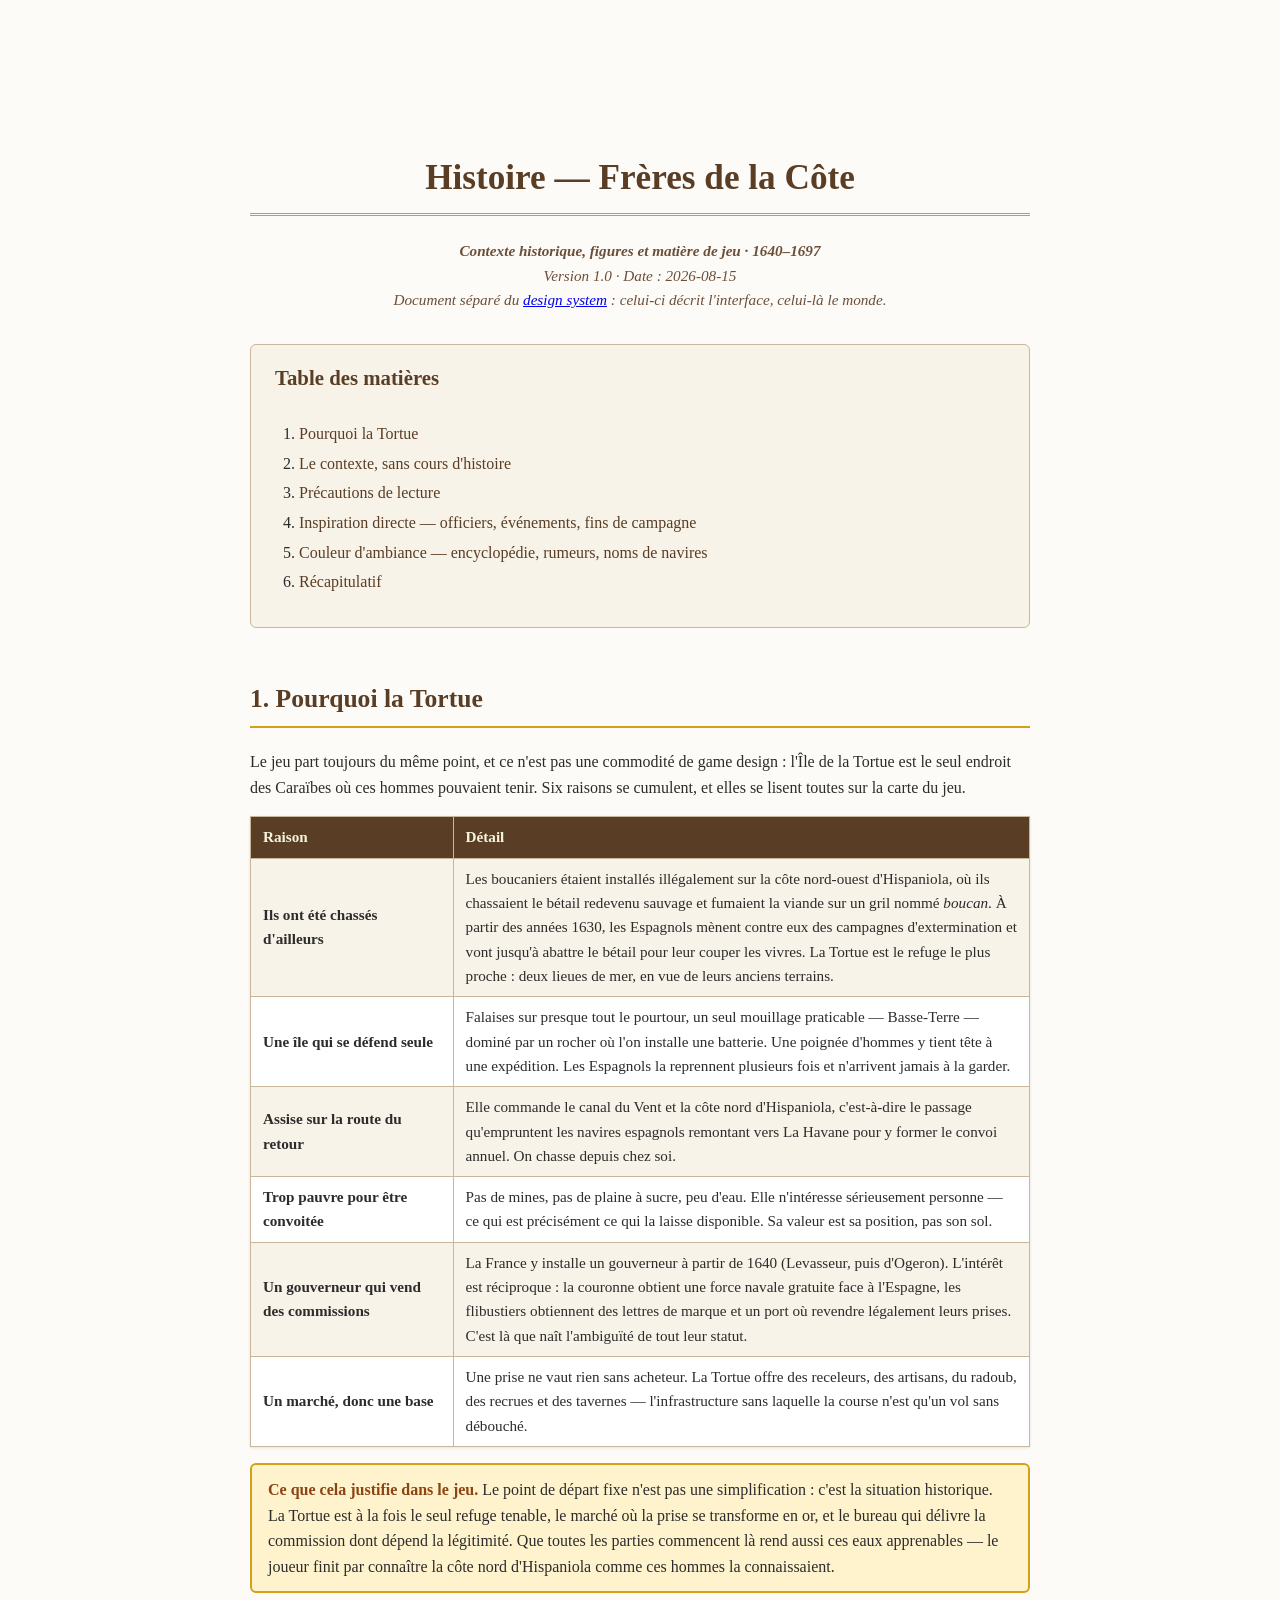
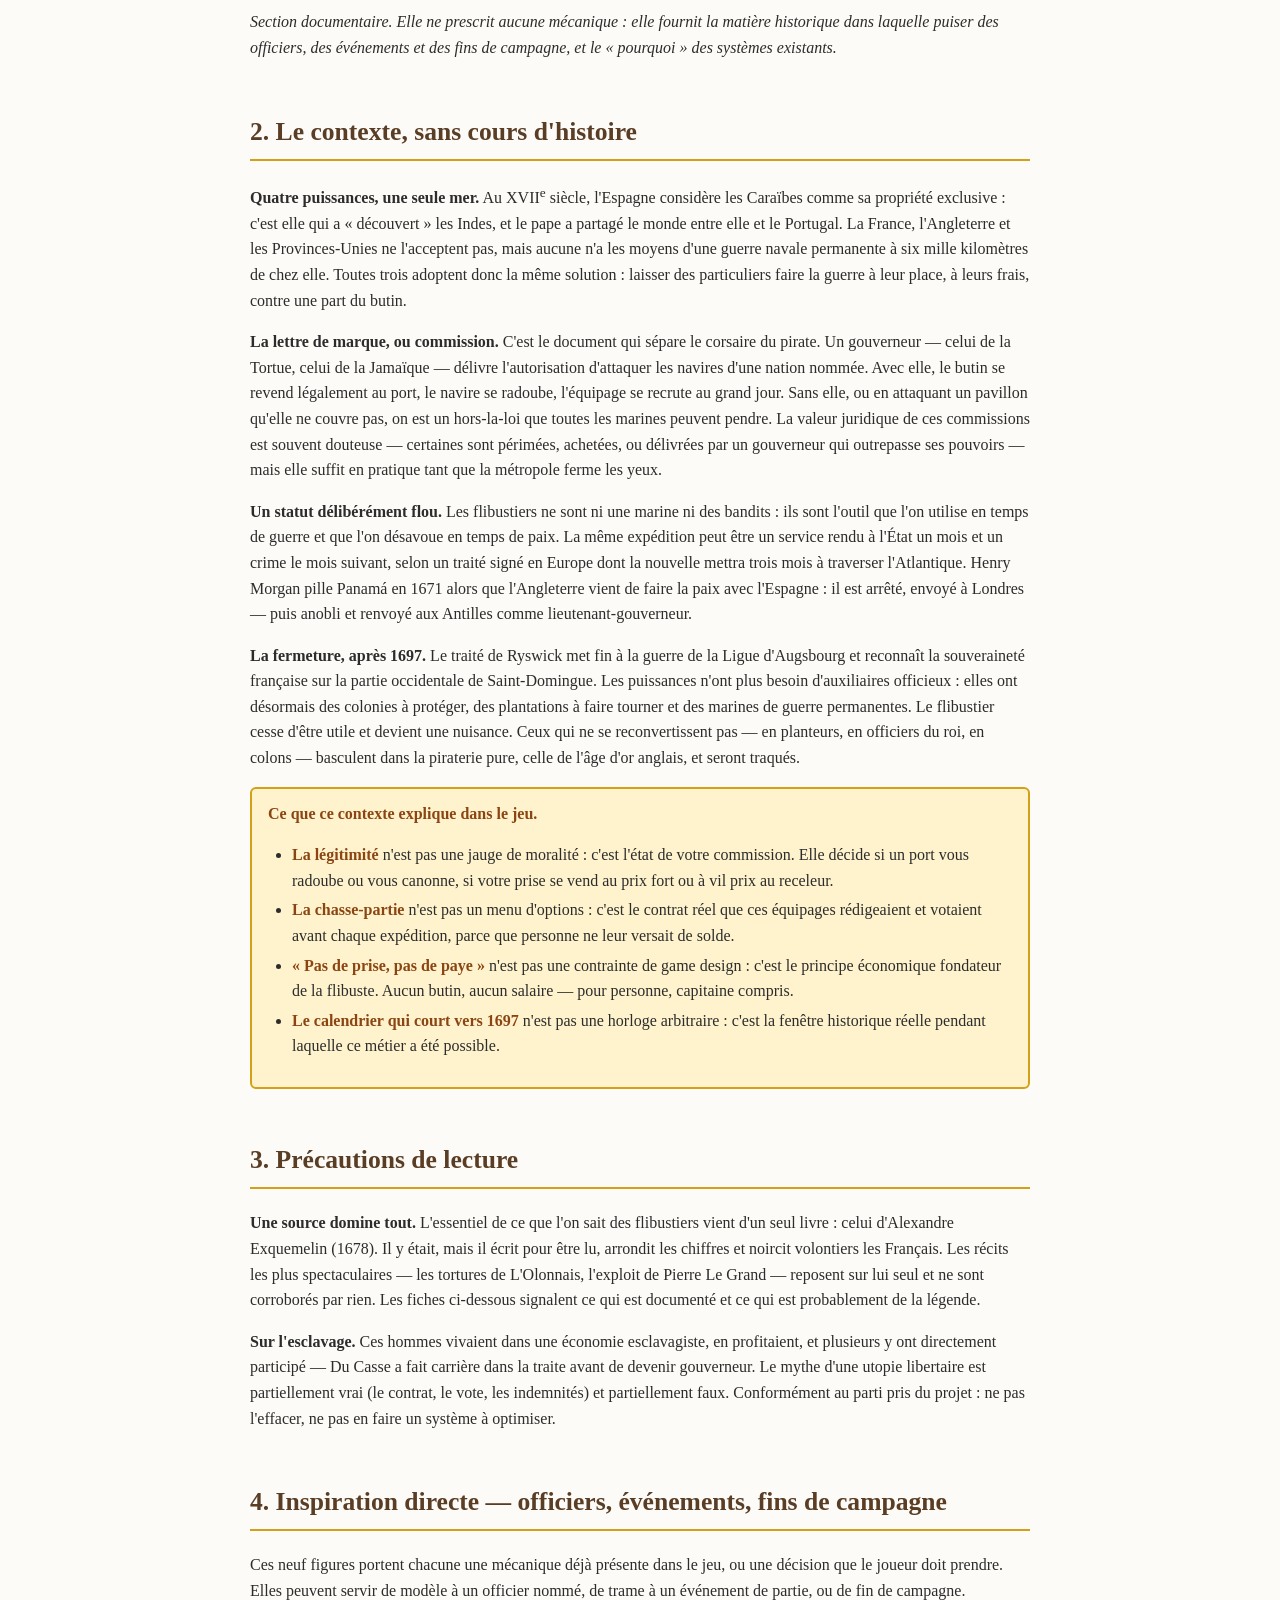
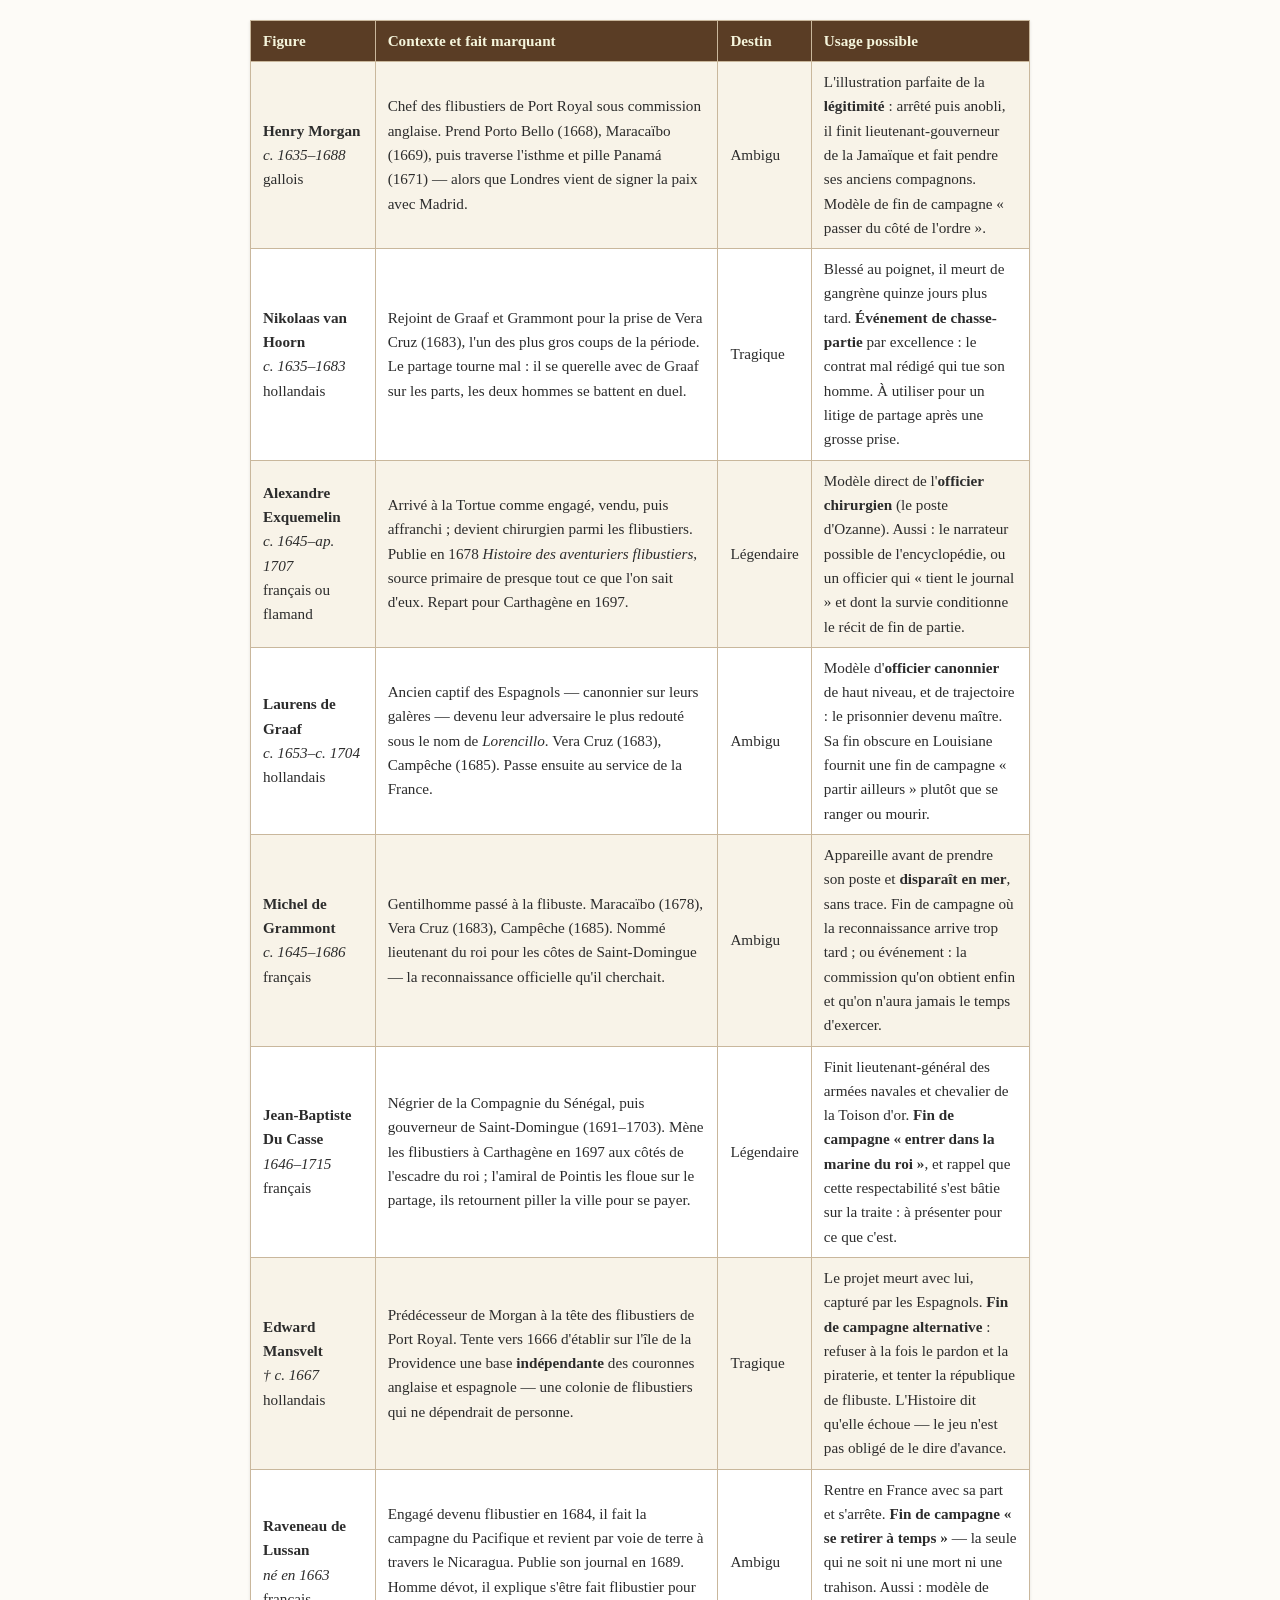
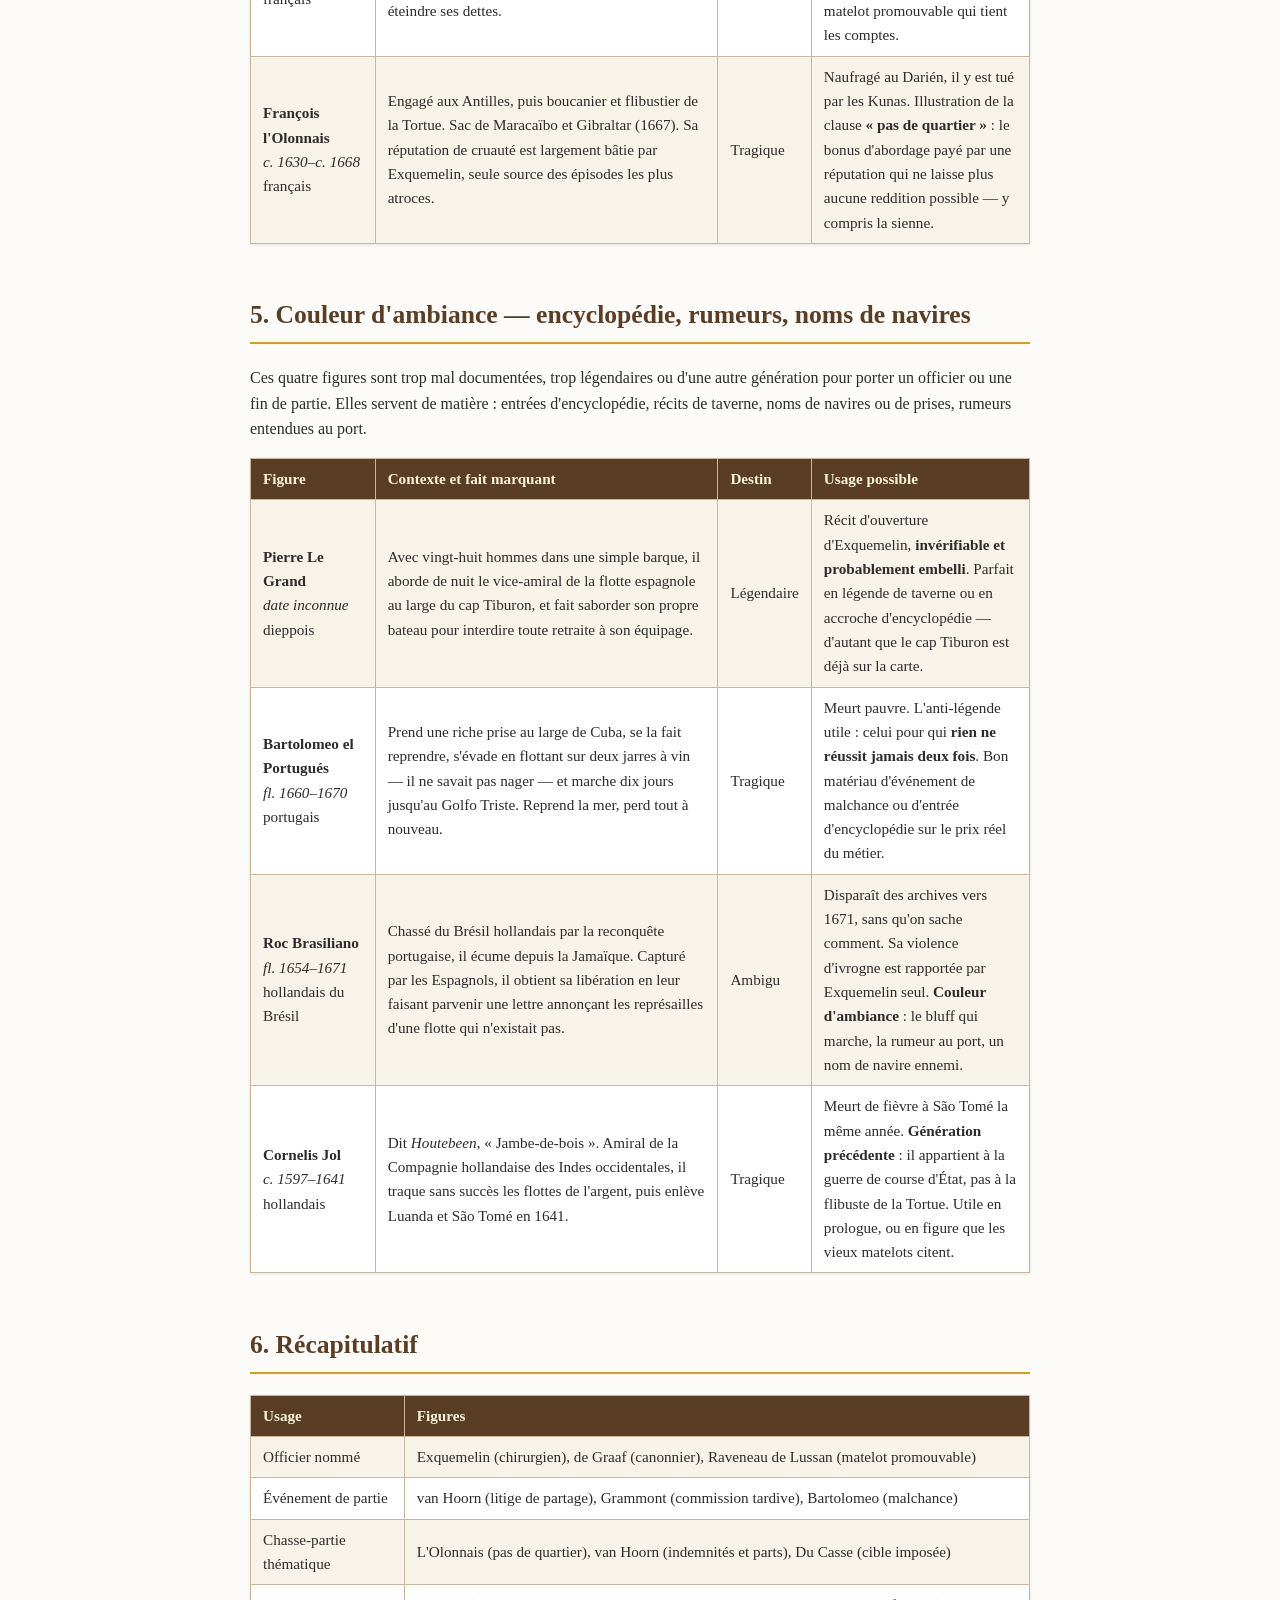
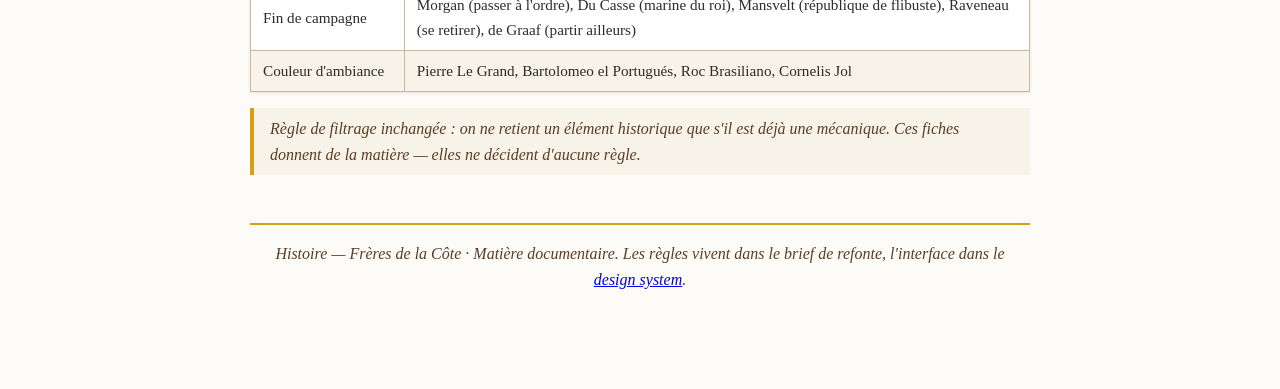
<file: histoire.html>
<!DOCTYPE html>
<html lang="fr">
<head>
<meta charset="UTF-8">
<meta name="viewport" content="width=device-width, initial-scale=1.0">
<title>Histoire — Frères de la Côte</title>
<link rel="preconnect" href="https://fonts.googleapis.com">
<link rel="preconnect" href="https://fonts.gstatic.com" crossorigin>
<link href="https://fonts.googleapis.com/css2?family=IM+Fell+English:ital@0;1&family=Courier+Prime:wght@400;700&display=swap" rel="stylesheet">
<style>
  * { box-sizing: border-box; }
  body {
    font-family: 'IM Fell English', Georgia, serif;
    background: #fdfbf7;
    color: #2c2c2c;
    max-width: 900px;
    margin: 40px auto;
    padding: 40px 60px;
    line-height: 1.6;
  }
  h1, h2, h3, h4 {
    font-family: 'IM Fell English', serif;
    color: #5a3d25;
    border-bottom: 2px solid #d4a017;
    padding-bottom: 6px;
    margin-top: 2em;
  }
  h1 { font-size: 2.2em; text-align: center; border-bottom: 3px double #d4a017; }
  h2 { font-size: 1.6em; }
  h3 { font-size: 1.3em; }
  h4 { font-size: 1.1em; border-bottom: 1px solid #d4a017; }
  .meta {
    text-align: center;
    font-style: italic;
    color: #6b4f3a;
    margin-bottom: 2em;
    font-size: 0.95em;
  }
  table {
    width: 100%;
    border-collapse: collapse;
    margin: 1em 0;
    background: #fff;
    box-shadow: 0 1px 3px rgba(0,0,0,0.1);
  }
  th, td {
    border: 1px solid #c9b79c;
    padding: 8px 12px;
    text-align: left;
    font-size: 0.95em;
  }
  th {
    background: #5a3d25;
    color: #f5f5dc;
    font-weight: bold;
  }
  tr:nth-child(even) { background: #f8f3e8; }
  code, pre {
    font-family: 'Courier Prime', 'Courier New', monospace;
    background: #1a1210;
    color: #f5f5dc;
    padding: 2px 6px;
    border-radius: 3px;
    font-size: 0.9em;
  }
  pre {
    padding: 16px;
    overflow-x: auto;
    border-left: 4px solid #d4a017;
    margin: 1em 0;
  }
  pre code { background: none; padding: 0; }
  ul, ol { padding-left: 24px; }
  li { margin: 4px 0; }
  blockquote {
    border-left: 4px solid #d4a017;
    margin: 1em 0;
    padding: 8px 16px;
    background: #f8f3e8;
    font-style: italic;
    color: #5a3d25;
  }
  .toc {
    background: #f8f3e8;
    border: 1px solid #c9b79c;
    padding: 16px 24px;
    border-radius: 6px;
    margin: 2em 0;
  }
  .toc a { color: #5a3d25; text-decoration: none; }
  .toc a:hover { color: #d4a017; }
  .rule-box {
    background: #fff3cd;
    border: 2px solid #d4a017;
    padding: 12px 16px;
    border-radius: 6px;
    margin: 1em 0;
  }
  .rule-box strong { color: #8b4513; }
  @media print {
    body { margin: 0; padding: 20px; }
    h1, h2, h3 { page-break-after: avoid; }
    table, pre, .rule-box { page-break-inside: avoid; }
  }
</style>
</head>
<body>

<h1>Histoire — Frères de la Côte</h1>
<div class="meta">
  <strong>Contexte historique, figures et matière de jeu · 1640–1697</strong><br>
  Version 1.0 · Date : 2026-08-15<br>
  Document séparé du <a href="design-system.html">design system</a> : celui-ci décrit
  l'interface, celui-là le monde.
</div>

<div class="toc">
  <h3 style="border:none;margin-top:0;">Table des matières</h3>
  <ol>
    <li><a href="#h1">Pourquoi la Tortue</a></li>
    <li><a href="#h2">Le contexte, sans cours d'histoire</a></li>
    <li><a href="#h3">Précautions de lecture</a></li>
    <li><a href="#h4">Inspiration directe — officiers, événements, fins de campagne</a></li>
    <li><a href="#h5">Couleur d'ambiance — encyclopédie, rumeurs, noms de navires</a></li>
    <li><a href="#h6">Récapitulatif</a></li>
  </ol>
</div>

<h2 id="h1">1. Pourquoi la Tortue</h2>

<p>Le jeu part toujours du même point, et ce n'est pas une commodité de game
design : l'Île de la Tortue est le seul endroit des Caraïbes où ces hommes
pouvaient tenir. Six raisons se cumulent, et elles se lisent toutes sur la carte
du jeu.</p>

<table>
  <tr><th style="width:26%">Raison</th><th>Détail</th></tr>
  <tr>
    <td><strong>Ils ont été chassés d'ailleurs</strong></td>
    <td>Les boucaniers étaient installés illégalement sur la côte nord-ouest
      d'Hispaniola, où ils chassaient le bétail redevenu sauvage et fumaient la
      viande sur un gril nommé <em>boucan</em>. À partir des années 1630, les
      Espagnols mènent contre eux des campagnes d'extermination et vont jusqu'à
      abattre le bétail pour leur couper les vivres. La Tortue est le refuge le
      plus proche : deux lieues de mer, en vue de leurs anciens terrains.</td>
  </tr>
  <tr>
    <td><strong>Une île qui se défend seule</strong></td>
    <td>Falaises sur presque tout le pourtour, un seul mouillage praticable —
      Basse-Terre — dominé par un rocher où l'on installe une batterie. Une
      poignée d'hommes y tient tête à une expédition. Les Espagnols la reprennent
      plusieurs fois et n'arrivent jamais à la garder.</td>
  </tr>
  <tr>
    <td><strong>Assise sur la route du retour</strong></td>
    <td>Elle commande le canal du Vent et la côte nord d'Hispaniola, c'est-à-dire
      le passage qu'empruntent les navires espagnols remontant vers La Havane
      pour y former le convoi annuel. On chasse depuis chez soi.</td>
  </tr>
  <tr>
    <td><strong>Trop pauvre pour être convoitée</strong></td>
    <td>Pas de mines, pas de plaine à sucre, peu d'eau. Elle n'intéresse
      sérieusement personne — ce qui est précisément ce qui la laisse disponible.
      Sa valeur est sa position, pas son sol.</td>
  </tr>
  <tr>
    <td><strong>Un gouverneur qui vend des commissions</strong></td>
    <td>La France y installe un gouverneur à partir de 1640 (Levasseur, puis
      d'Ogeron). L'intérêt est réciproque : la couronne obtient une force navale
      gratuite face à l'Espagne, les flibustiers obtiennent des lettres de marque
      et un port où revendre légalement leurs prises. C'est là que naît
      l'ambiguïté de tout leur statut.</td>
  </tr>
  <tr>
    <td><strong>Un marché, donc une base</strong></td>
    <td>Une prise ne vaut rien sans acheteur. La Tortue offre des receleurs, des
      artisans, du radoub, des recrues et des tavernes — l'infrastructure sans
      laquelle la course n'est qu'un vol sans débouché.</td>
  </tr>
</table>

<div class="rule-box">
  <strong>Ce que cela justifie dans le jeu.</strong> Le point de départ fixe
  n'est pas une simplification : c'est la situation historique. La Tortue est à
  la fois le seul refuge tenable, le marché où la prise se transforme en or, et
  le bureau qui délivre la commission dont dépend la légitimité. Que toutes les
  parties commencent là rend aussi ces eaux apprenables — le joueur finit par
  connaître la côte nord d'Hispaniola comme ces hommes la connaissaient.
</div>


<p><em>Section documentaire. Elle ne prescrit aucune mécanique : elle fournit la
matière historique dans laquelle puiser des officiers, des événements et des
fins de campagne, et le « pourquoi » des systèmes existants.</em></p>

<h2 id="h2">2. Le contexte, sans cours d'histoire</h2>

<p><strong>Quatre puissances, une seule mer.</strong> Au XVII<sup>e</sup> siècle,
l'Espagne considère les Caraïbes comme sa propriété exclusive : c'est elle qui a
« découvert » les Indes, et le pape a partagé le monde entre elle et le Portugal.
La France, l'Angleterre et les Provinces-Unies ne l'acceptent pas, mais aucune
n'a les moyens d'une guerre navale permanente à six mille kilomètres de chez
elle. Toutes trois adoptent donc la même solution : laisser des particuliers
faire la guerre à leur place, à leurs frais, contre une part du butin.</p>

<p><strong>La lettre de marque, ou commission.</strong> C'est le document qui
sépare le corsaire du pirate. Un gouverneur — celui de la Tortue, celui de la
Jamaïque — délivre l'autorisation d'attaquer les navires d'une nation nommée.
Avec elle, le butin se revend légalement au port, le navire se radoube, l'équipage
se recrute au grand jour. Sans elle, ou en attaquant un pavillon qu'elle ne
couvre pas, on est un hors-la-loi que toutes les marines peuvent pendre. La
valeur juridique de ces commissions est souvent douteuse — certaines sont
périmées, achetées, ou délivrées par un gouverneur qui outrepasse ses pouvoirs —
mais elle suffit en pratique tant que la métropole ferme les yeux.</p>

<p><strong>Un statut délibérément flou.</strong> Les flibustiers ne sont ni une
marine ni des bandits : ils sont l'outil que l'on utilise en temps de guerre et
que l'on désavoue en temps de paix. La même expédition peut être un service rendu
à l'État un mois et un crime le mois suivant, selon un traité signé en Europe
dont la nouvelle mettra trois mois à traverser l'Atlantique. Henry Morgan pille
Panamá en 1671 alors que l'Angleterre vient de faire la paix avec l'Espagne : il
est arrêté, envoyé à Londres — puis anobli et renvoyé aux Antilles comme
lieutenant-gouverneur.</p>

<p><strong>La fermeture, après 1697.</strong> Le traité de Ryswick met fin à la
guerre de la Ligue d'Augsbourg et reconnaît la souveraineté française sur la
partie occidentale de Saint-Domingue. Les puissances n'ont plus besoin
d'auxiliaires officieux : elles ont désormais des colonies à protéger, des
plantations à faire tourner et des marines de guerre permanentes. Le flibustier
cesse d'être utile et devient une nuisance. Ceux qui ne se reconvertissent pas —
en planteurs, en officiers du roi, en colons — basculent dans la piraterie pure,
celle de l'âge d'or anglais, et seront traqués.</p>

<div class="rule-box">
  <strong>Ce que ce contexte explique dans le jeu.</strong>
  <ul>
    <li><strong>La légitimité</strong> n'est pas une jauge de moralité : c'est
      l'état de votre commission. Elle décide si un port vous radoube ou vous
      canonne, si votre prise se vend au prix fort ou à vil prix au receleur.</li>
    <li><strong>La chasse-partie</strong> n'est pas un menu d'options : c'est le
      contrat réel que ces équipages rédigeaient et votaient avant chaque
      expédition, parce que personne ne leur versait de solde.</li>
    <li><strong>« Pas de prise, pas de paye »</strong> n'est pas une contrainte
      de game design : c'est le principe économique fondateur de la flibuste.
      Aucun butin, aucun salaire — pour personne, capitaine compris.</li>
    <li><strong>Le calendrier qui court vers 1697</strong> n'est pas une horloge
      arbitraire : c'est la fenêtre historique réelle pendant laquelle ce métier
      a été possible.</li>
  </ul>
</div>

<h2 id="h3">3. Précautions de lecture</h2>

<p><strong>Une source domine tout.</strong> L'essentiel de ce que l'on sait des
flibustiers vient d'un seul livre : celui d'Alexandre Exquemelin (1678). Il y
était, mais il écrit pour être lu, arrondit les chiffres et noircit volontiers
les Français. Les récits les plus spectaculaires — les tortures de L'Olonnais,
l'exploit de Pierre Le Grand — reposent sur lui seul et ne sont corroborés par
rien. Les fiches ci-dessous signalent ce qui est documenté et ce qui est
probablement de la légende.</p>

<p><strong>Sur l'esclavage.</strong> Ces hommes vivaient dans une économie
esclavagiste, en profitaient, et plusieurs y ont directement participé — Du Casse
a fait carrière dans la traite avant de devenir gouverneur. Le mythe d'une utopie
libertaire est partiellement vrai (le contrat, le vote, les indemnités) et
partiellement faux. Conformément au parti pris du projet : ne pas l'effacer, ne
pas en faire un système à optimiser.</p>

<h2 id="h4">4. Inspiration directe — officiers, événements, fins de campagne</h2>

<p>Ces neuf figures portent chacune une mécanique déjà présente dans le jeu, ou
une décision que le joueur doit prendre. Elles peuvent servir de modèle à un
officier nommé, de trame à un événement de partie, ou de fin de campagne.</p>

<table>
  <tr><th style="width:16%">Figure</th><th style="width:44%">Contexte et fait marquant</th><th style="width:12%">Destin</th><th style="width:28%">Usage possible</th></tr>

  <tr>
    <td><strong>Henry Morgan</strong><br><em>c. 1635–1688</em><br>gallois</td>
    <td>Chef des flibustiers de Port Royal sous commission anglaise. Prend Porto Bello (1668), Maracaïbo (1669), puis traverse l'isthme et pille Panamá (1671) — alors que Londres vient de signer la paix avec Madrid.</td>
    <td>Ambigu</td>
    <td>L'illustration parfaite de la <strong>légitimité</strong> : arrêté puis anobli, il finit lieutenant-gouverneur de la Jamaïque et fait pendre ses anciens compagnons. Modèle de fin de campagne « passer du côté de l'ordre ».</td>
  </tr>

  <tr>
    <td><strong>Nikolaas van Hoorn</strong><br><em>c. 1635–1683</em><br>hollandais</td>
    <td>Rejoint de Graaf et Grammont pour la prise de Vera Cruz (1683), l'un des plus gros coups de la période. Le partage tourne mal : il se querelle avec de Graaf sur les parts, les deux hommes se battent en duel.</td>
    <td>Tragique</td>
    <td>Blessé au poignet, il meurt de gangrène quinze jours plus tard. <strong>Événement de chasse-partie</strong> par excellence : le contrat mal rédigé qui tue son homme. À utiliser pour un litige de partage après une grosse prise.</td>
  </tr>

  <tr>
    <td><strong>Alexandre Exquemelin</strong><br><em>c. 1645–ap. 1707</em><br>français ou flamand</td>
    <td>Arrivé à la Tortue comme engagé, vendu, puis affranchi ; devient chirurgien parmi les flibustiers. Publie en 1678 <em>Histoire des aventuriers flibustiers</em>, source primaire de presque tout ce que l'on sait d'eux. Repart pour Carthagène en 1697.</td>
    <td>Légendaire</td>
    <td>Modèle direct de l'<strong>officier chirurgien</strong> (le poste d'Ozanne). Aussi : le narrateur possible de l'encyclopédie, ou un officier qui « tient le journal » et dont la survie conditionne le récit de fin de partie.</td>
  </tr>

  <tr>
    <td><strong>Laurens de Graaf</strong><br><em>c. 1653–c. 1704</em><br>hollandais</td>
    <td>Ancien captif des Espagnols — canonnier sur leurs galères — devenu leur adversaire le plus redouté sous le nom de <em>Lorencillo</em>. Vera Cruz (1683), Campêche (1685). Passe ensuite au service de la France.</td>
    <td>Ambigu</td>
    <td>Modèle d'<strong>officier canonnier</strong> de haut niveau, et de trajectoire : le prisonnier devenu maître. Sa fin obscure en Louisiane fournit une fin de campagne « partir ailleurs » plutôt que se ranger ou mourir.</td>
  </tr>

  <tr>
    <td><strong>Michel de Grammont</strong><br><em>c. 1645–1686</em><br>français</td>
    <td>Gentilhomme passé à la flibuste. Maracaïbo (1678), Vera Cruz (1683), Campêche (1685). Nommé lieutenant du roi pour les côtes de Saint-Domingue — la reconnaissance officielle qu'il cherchait.</td>
    <td>Ambigu</td>
    <td>Appareille avant de prendre son poste et <strong>disparaît en mer</strong>, sans trace. Fin de campagne où la reconnaissance arrive trop tard ; ou événement : la commission qu'on obtient enfin et qu'on n'aura jamais le temps d'exercer.</td>
  </tr>

  <tr>
    <td><strong>Jean-Baptiste Du Casse</strong><br><em>1646–1715</em><br>français</td>
    <td>Négrier de la Compagnie du Sénégal, puis gouverneur de Saint-Domingue (1691–1703). Mène les flibustiers à Carthagène en 1697 aux côtés de l'escadre du roi ; l'amiral de Pointis les floue sur le partage, ils retournent piller la ville pour se payer.</td>
    <td>Légendaire</td>
    <td>Finit lieutenant-général des armées navales et chevalier de la Toison d'or. <strong>Fin de campagne « entrer dans la marine du roi »</strong>, et rappel que cette respectabilité s'est bâtie sur la traite : à présenter pour ce que c'est.</td>
  </tr>

  <tr>
    <td><strong>Edward Mansvelt</strong><br><em>† c. 1667</em><br>hollandais</td>
    <td>Prédécesseur de Morgan à la tête des flibustiers de Port Royal. Tente vers 1666 d'établir sur l'île de la Providence une base <strong>indépendante</strong> des couronnes anglaise et espagnole — une colonie de flibustiers qui ne dépendrait de personne.</td>
    <td>Tragique</td>
    <td>Le projet meurt avec lui, capturé par les Espagnols. <strong>Fin de campagne alternative</strong> : refuser à la fois le pardon et la piraterie, et tenter la république de flibuste. L'Histoire dit qu'elle échoue — le jeu n'est pas obligé de le dire d'avance.</td>
  </tr>

  <tr>
    <td><strong>Raveneau de Lussan</strong><br><em>né en 1663</em><br>français</td>
    <td>Engagé devenu flibustier en 1684, il fait la campagne du Pacifique et revient par voie de terre à travers le Nicaragua. Publie son journal en 1689. Homme dévot, il explique s'être fait flibustier pour éteindre ses dettes.</td>
    <td>Ambigu</td>
    <td>Rentre en France avec sa part et s'arrête. <strong>Fin de campagne « se retirer à temps »</strong> — la seule qui ne soit ni une mort ni une trahison. Aussi : modèle de matelot promouvable qui tient les comptes.</td>
  </tr>

  <tr>
    <td><strong>François l'Olonnais</strong><br><em>c. 1630–c. 1668</em><br>français</td>
    <td>Engagé aux Antilles, puis boucanier et flibustier de la Tortue. Sac de Maracaïbo et Gibraltar (1667). Sa réputation de cruauté est largement bâtie par Exquemelin, seule source des épisodes les plus atroces.</td>
    <td>Tragique</td>
    <td>Naufragé au Darién, il y est tué par les Kunas. Illustration de la clause <strong>« pas de quartier »</strong> : le bonus d'abordage payé par une réputation qui ne laisse plus aucune reddition possible — y compris la sienne.</td>
  </tr>
</table>

<h2 id="h5">5. Couleur d'ambiance — encyclopédie, rumeurs, noms de navires</h2>

<p>Ces quatre figures sont trop mal documentées, trop légendaires ou d'une autre
génération pour porter un officier ou une fin de partie. Elles servent de
matière : entrées d'encyclopédie, récits de taverne, noms de navires ou de
prises, rumeurs entendues au port.</p>

<table>
  <tr><th style="width:16%">Figure</th><th style="width:44%">Contexte et fait marquant</th><th style="width:12%">Destin</th><th style="width:28%">Usage possible</th></tr>

  <tr>
    <td><strong>Pierre Le Grand</strong><br><em>date inconnue</em><br>dieppois</td>
    <td>Avec vingt-huit hommes dans une simple barque, il aborde de nuit le vice-amiral de la flotte espagnole au large du cap Tiburon, et fait saborder son propre bateau pour interdire toute retraite à son équipage.</td>
    <td>Légendaire</td>
    <td>Récit d'ouverture d'Exquemelin, <strong>invérifiable et probablement embelli</strong>. Parfait en légende de taverne ou en accroche d'encyclopédie — d'autant que le cap Tiburon est déjà sur la carte.</td>
  </tr>

  <tr>
    <td><strong>Bartolomeo el Portugués</strong><br><em>fl. 1660–1670</em><br>portugais</td>
    <td>Prend une riche prise au large de Cuba, se la fait reprendre, s'évade en flottant sur deux jarres à vin — il ne savait pas nager — et marche dix jours jusqu'au Golfo Triste. Reprend la mer, perd tout à nouveau.</td>
    <td>Tragique</td>
    <td>Meurt pauvre. L'anti-légende utile : celui pour qui <strong>rien ne réussit jamais deux fois</strong>. Bon matériau d'événement de malchance ou d'entrée d'encyclopédie sur le prix réel du métier.</td>
  </tr>

  <tr>
    <td><strong>Roc Brasiliano</strong><br><em>fl. 1654–1671</em><br>hollandais du Brésil</td>
    <td>Chassé du Brésil hollandais par la reconquête portugaise, il écume depuis la Jamaïque. Capturé par les Espagnols, il obtient sa libération en leur faisant parvenir une lettre annonçant les représailles d'une flotte qui n'existait pas.</td>
    <td>Ambigu</td>
    <td>Disparaît des archives vers 1671, sans qu'on sache comment. Sa violence d'ivrogne est rapportée par Exquemelin seul. <strong>Couleur d'ambiance</strong> : le bluff qui marche, la rumeur au port, un nom de navire ennemi.</td>
  </tr>

  <tr>
    <td><strong>Cornelis Jol</strong><br><em>c. 1597–1641</em><br>hollandais</td>
    <td>Dit <em>Houtebeen</em>, « Jambe-de-bois ». Amiral de la Compagnie hollandaise des Indes occidentales, il traque sans succès les flottes de l'argent, puis enlève Luanda et São Tomé en 1641.</td>
    <td>Tragique</td>
    <td>Meurt de fièvre à São Tomé la même année. <strong>Génération précédente</strong> : il appartient à la guerre de course d'État, pas à la flibuste de la Tortue. Utile en prologue, ou en figure que les vieux matelots citent.</td>
  </tr>
</table>

<h2 id="h6">6. Récapitulatif</h2>

<table>
  <tr><th>Usage</th><th>Figures</th></tr>
  <tr><td>Officier nommé</td><td>Exquemelin (chirurgien), de Graaf (canonnier), Raveneau de Lussan (matelot promouvable)</td></tr>
  <tr><td>Événement de partie</td><td>van Hoorn (litige de partage), Grammont (commission tardive), Bartolomeo (malchance)</td></tr>
  <tr><td>Chasse-partie thématique</td><td>L'Olonnais (pas de quartier), van Hoorn (indemnités et parts), Du Casse (cible imposée)</td></tr>
  <tr><td>Fin de campagne</td><td>Morgan (passer à l'ordre), Du Casse (marine du roi), Mansvelt (république de flibuste), Raveneau (se retirer), de Graaf (partir ailleurs)</td></tr>
  <tr><td>Couleur d'ambiance</td><td>Pierre Le Grand, Bartolomeo el Portugués, Roc Brasiliano, Cornelis Jol</td></tr>
</table>

<blockquote>
  Règle de filtrage inchangée : on ne retient un élément historique que s'il est
  déjà une mécanique. Ces fiches donnent de la matière — elles ne décident
  d'aucune règle.
</blockquote>


<div style="text-align:center; margin-top:3em; padding:1em; border-top:2px solid #d4a017; color:#5a3d25; font-style:italic;">
  Histoire — Frères de la Côte · Matière documentaire. Les règles vivent dans le brief de refonte,
  l'interface dans le <a href="design-system.html">design system</a>.
</div>

</body>
</html>
</file>
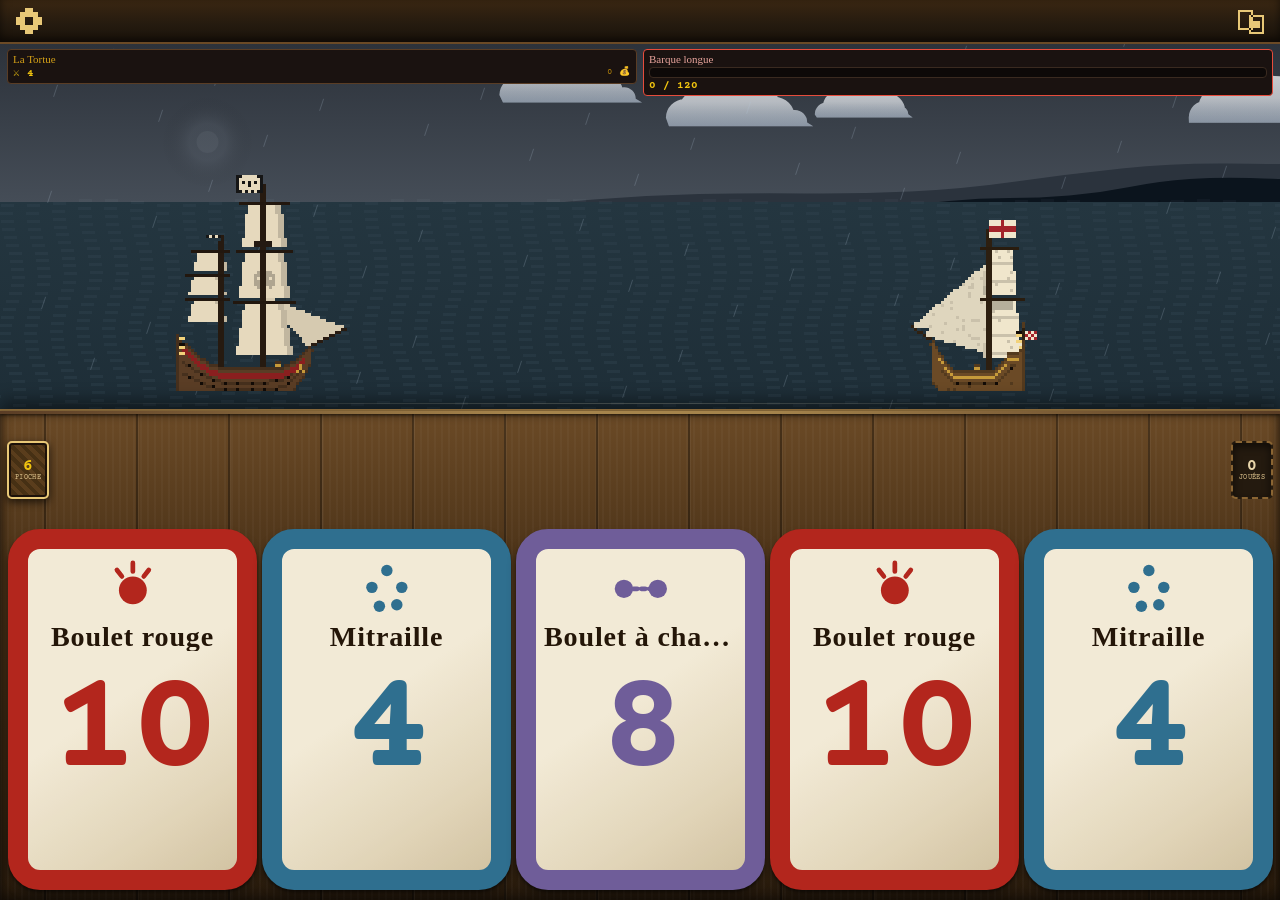
<file: docs/mockups/jeu.html>
<!DOCTYPE html>
<html lang="fr">
<head>
<meta charset="UTF-8">
<meta name="viewport" content="width=device-width,initial-scale=1.0,viewport-fit=cover">
<base href="../../">
<title>F — la volée nue (maquette jouable)</title>
<!-- titre: La volée nue -->
<link rel="preconnect" href="https://fonts.googleapis.com">
<link rel="preconnect" href="https://fonts.gstatic.com" crossorigin>
<link href="https://fonts.googleapis.com/css2?family=IM+Fell+English:ital@0;1&family=IM+Fell+English+SC&family=Courier+Prime:wght@400;700&display=swap" rel="stylesheet">
<link rel="stylesheet" href="css/style.css">
<link rel="icon" href="data:image/svg+xml,%3Csvg xmlns='http://www.w3.org/2000/svg' viewBox='0 0 16 16'%3E%3Ctext y='14' font-size='14'%3E%F0%9F%8F%B4%3C/text%3E%3C/svg%3E">
</head>
<body data-bg="sea">
<canvas id="ocean"></canvas>
<div id="parchment"></div>
<main id="app"></main>

<script type="module">
/* ============================================================
   LA VOLÉE NUE — LE JEU.

   ONZE CARTES SUR UN RÂTELIER, ET RIEN D'AUTRE. On en touche une à trois, on
   pousse le paquet vers le haut, il part. La puissance vient du TYPE des
   cartes et de ce que la MAIN assortit — une paire, une triplette. Il n'y a
   pas de troisième chose à savoir.

   CE FICHIER EST LE JEU. Il s'est d'abord appelé `f-simple.html` et fut monté
   À CÔTÉ de `e-cartes.html` pour éprouver une question : que reste-t-il quand
   on retire tout ? La réponse a tenu, et c'est ce plateau-ci qui est resté.
   `e-cartes.html` et `src/cartes.js` — l'état-major, les reliques, la carte
   annoncée, les rechargements, la coulée — sont ÉCARTÉS : ils restent sur le
   disque pour qu'on sache ce qui a été essayé, et l'on ne construit rien
   dessus.

   ONZE CARTES, CINQ TYPES, TROIS RARETÉS : deux communes à trois exemplaires,
   deux peu communes à deux, une rare à un seul. La rareté est une FRÉQUENCE et
   non un pouvoir — elle ne dit que le nombre d'exemplaires, et sa conséquence
   tient en une ligne : seules les communes peuvent former une triplette, et la
   rare ne s'assortit avec rien.

   Ce qui vient du jeu, et n'est pas réinventé ici :
     src/simple.js      les règles, pures et sans dé
     src/sprites.js     les coques, générées à l'exécution
     src/ocean.js       le ciel et la mer animés
     src/fx.js          les nombres flottants
     data/simple.json   les cinq types, le paquet, les cinq prises
     css/style.css      l'interface (§17 et §17.4 de css/deck.css)

   MOBILE D'ABORD : rien en bas de l'écran qu'un râtelier de bois, un seul
   ordre, et il se donne au doigt.
   ============================================================ */

import * as S from './src/simple.js';
import { getGeneratedShip, drawGrid } from './src/sprites.js';
import { startOcean } from './src/ocean.js';
import { initFx, fxFloatText } from './src/fx.js';

const el = (tag, o = {}, kids = []) => {
  const n = document.createElement(tag);
  if (o.class) n.className = o.class;
  if (o.text !== undefined) n.textContent = o.text;
  if (o.html !== undefined) n.innerHTML = o.html;
  if (o.attrs) for (const [k, v] of Object.entries(o.attrs)) n.setAttribute(k, v);
  if (o.on) for (const [e, f] of Object.entries(o.on)) n.addEventListener(e, f);
  for (const k of [].concat(kids)) if (k != null) n.appendChild(typeof k === 'string' ? document.createTextNode(k) : k);
  return n;
};
const app = () => document.getElementById('app');
const attendre = (ms) => new Promise((r) => setTimeout(r, ms));

const CONTENU = await (await fetch('data/simple.json')).json();

/* L'aléatoire vit ici, dans la GÉNÉRATION, et nulle part ailleurs. */
let graine = (Math.random() * 4294967295) >>> 0;
const rngPour = (s) => { let x = s >>> 0 || 1; return () => { x ^= x << 13; x >>>= 0; x ^= x >> 17; x ^= x << 5; x >>>= 0; return x / 4294967296; }; };
let rng = rngPour(graine);

const P = S.nouvellePartie(CONTENU);
let ecran = 'chasse';
let occupe = false;      // une animation est en cours : les gestes sont sourds
let glisse = false;      // un glissement vient de finir : le clic qui suit ne compte pas
let neuves = [];         // les `uid` arrivés au dernier tour, pour l'animation
let mot = '';            // ce qui vient de se passer, en une ligne

// On refait la main à ras en gardant trace de QUI vient d'arriver : c'est ce
// qui permet de ne faire voler que les cartes neuves.
function relever() {
  const avant = new Set(P.main.map((c) => c.uid));
  S.completer(P, rng);
  neuves = P.main.filter((c) => !avant.has(c.uid)).map((c) => c.uid);
}

/* ------------------------------------------------------------- les coques */

// Une coque générée porte SA PALETTE : lui passer une couleur unique fait
// retomber chaque caractère inconnu dessus, et le navire sort en aplat
// monochrome, sans voiles ni pavillon, sans qu'aucune erreur soit levée
// (règle 7). Le canvas est RECADRÉ à la flottaison : aligner deux coques par
// le bas les aligne par la ligne d'eau.
const SABORDS = new Map();
function peindreCoque(cv, spec, facing, px = 3) {
  if (!cv) return;
  const g = getGeneratedShip(spec);
  const grille = (g.grid || g).map((r) => (typeof r === 'string' ? r : r.join('')));
  const cols = grille[0].length, rows = grille.length;
  const eau = g.waterY != null ? g.waterY : rows - 1;

  const off = document.createElement('canvas');
  off.width = cols * px; off.height = rows * px;
  drawGrid(off, grille, { color: g.palette, flag: '', facing, waterRow: eau });

  cv.width = cols * px; cv.height = (eau + 1) * px;
  const ctx = cv.getContext('2d');
  ctx.imageSmoothingEnabled = false;
  ctx.drawImage(off, 0, 0);
  cv.dataset.flottaison = String((eau + 1) * px);
  cv.dataset.pont = String(Math.round((eau - 3) * px));

  // LES SABORDS SONT RELEVÉS DANS LA GRILLE ('p'), jamais devinés : c'est de là
  // que partent les boulets et la fumée.
  const pts = [];
  for (let y = 0; y <= eau; y++) {
    for (let x = 0; x < cols; x++) {
      if (grille[y][x] !== 'p') continue;
      const vx = facing === 1 ? x : cols - 1 - x;
      pts.push({ x: (vx + 0.5) * px, y: (y + 0.5) * px });
    }
  }
  SABORDS.set(cv.id, pts);
}

const specNous = () => ({
  seed: 4211, hullClass: 4, hullShape: 'fine', sailsPerMast: 3, jibs: 1, wear: 0,
  colors: { hull: '#5a3d25', sail: '#e6d9bd', faction: '#8a1f1f' },
  flag: { motif: 'Crâne', bg: '#161616', sym: '#e6d9bd', accent: '#f1c40f' },
  trim: 'simple', emblem: 'petit',
});
const specPrise = () => ({
  seed: 9137, hullClass: P.prise.hullClass, hullShape: 'ronde',
  sailsPerMast: 3, jibs: 2, wear: 1,
  colors: { hull: '#6b4a26', sail: '#f0e6cc', faction: '#c8a227' },
  flag: { motif: 'Croix', bg: '#f0e6cc', sym: '#a3242a', accent: '#c8a227' },
  trim: 'doré', emblem: 'grand',
});

// UNE SEULE ÉCHELLE POUR LES DEUX COQUES, et elle est MESURÉE UNE FOIS sur la
// bande de mer — jamais relue du canvas qu'elle vient de dimensionner (règle 9).
function peindreCoques() {
  const flotte = document.querySelector('.ecran-cartes .flotte');
  if (!flotte || !P.prise) return;
  const dispo = Math.max(60, flotte.clientHeight - 10);
  const specs = [specNous(), specPrise()];
  const hauts = specs.map((s) => {
    const g = getGeneratedShip(s);
    const grille = (g.grid || g).map((r) => (typeof r === 'string' ? r : r.join('')));
    return (g.waterY != null ? g.waterY : grille.length - 1) + 1;
  });
  // LA TAILLE DU PIXEL SE CHOISIT SUR LES DEUX DIMENSIONS, jamais sur la seule
  // hauteur. Choisie sur la hauteur seule, la coque sortait plus large que sa
  // boîte, et le `max-width: 100%` de la feuille la RÉTRÉCISSAIT en silence :
  // 204 px de tampon affichés sur 152, soit un facteur 0,745 appliqué à du
  // pixel art — un pixel sur quatre purement et simplement supprimé, et des
  // mâts qui changent d'épaisseur d'un rang à l'autre. C'est la déformation
  // qu'on voyait sur les navires, et elle n'a rien à voir avec le lissage.
  //
  // La largeur disponible se prend sur la boîte de la coque, qui vaut 40 % et
  // 48 % de la flotte (§17). Le tampon vaut alors exactement sa taille
  // d'affichage : l'agrandissement qui reste est celui de l'écran, et il est
  // ENTIER, donc propre.
  const larges = [flotte.clientWidth * 0.40, flotte.clientWidth * 0.48];
  const cols = specs.map((sp) => {
    const g = getGeneratedShip(sp);
    return ((g.grid || g)[0] || '').length || 1;
  });
  const px = Math.max(1, Math.min(3,
    Math.floor(dispo / Math.max(...hauts)),
    ...cols.map((c, i) => Math.floor(larges[i] / c))));
  peindreCoque(document.getElementById('c-nous'), specs[0], 1, px);
  peindreCoque(document.getElementById('c-prise'), specs[1], -1, px);
}

/* ------------------------------------------------- ce qui vole : dans la mer
   Les boulets et les copeaux vivent DANS la bande de mer, en coordonnées
   relatives à elle — jamais en `position: fixed` sur la page (règle 11) : le
   repère d'un élément fixé dépend de ses ancêtres, et un boulet posé sur
   `body` partait un écran plus bas sans que rien ne le signale. */
const laMer = () => document.querySelector('.screen.ecran-cartes .mer');
function dansLaMer(pt) {
  const m = laMer();
  if (!m) return pt;
  const r = m.getBoundingClientRect();
  return { x: pt.x - r.left, y: pt.y - r.top };
}
function poser(classe) {
  const d = el('div', { class: classe });
  (laMer() || document.body).appendChild(d);
  return d;
}
function centre(id, dx = 0.5, dy = 0.45) {
  const n = document.getElementById(id);
  if (!n) return { x: innerWidth / 2, y: innerHeight / 2 };
  const r = n.getBoundingClientRect();
  return { x: r.left + r.width * dx, y: r.top + r.height * dy };
}
// Les sabords du côté qui tire, en coordonnées d'écran : un boulet ne sort pas
// par la poupe.
function bouches(id, sens) {
  const cv = document.getElementById(id);
  const pts = SABORDS.get(id) || [];
  if (!cv || !pts.length) return [centre(id, sens === 1 ? 0.82 : 0.18, 0.42)];
  const r = cv.getBoundingClientRect();
  const kx = r.width / cv.width, ky = r.height / cv.height;
  const vus = pts.map((p) => ({ x: r.left + p.x * kx, y: r.top + p.y * ky }));
  vus.sort((a, b) => (sens === 1 ? b.x - a.x : a.x - b.x));
  return vus.slice(0, Math.max(1, Math.min(3, Math.ceil(vus.length / 2))));
}

// DES ÉCLATS DE BOIS. Un boulet dans un bordé de chêne n'ouvre pas un trou
// net : il arrache des copeaux. C'est le bois qui dit que la coque a pris ; la
// fumée seule dirait « quelque chose a explosé ».
function copeaux(pt, n = 18) {
  const teintes = ['#b98a4b', '#8a6234', '#5a3d25', '#e6d9bd', '#3a2712'];
  const o = dansLaMer(pt);
  for (let i = 0; i < n; i++) {
    const d = poser('copeau');
    const ang = (Math.PI * (0.15 + Math.random() * 0.7)) * (Math.random() < 0.5 ? 1 : -1) + Math.PI;
    const dist = 22 + Math.random() * 46;
    d.style.left = `${o.x}px`; d.style.top = `${o.y}px`;
    d.style.background = teintes[i % teintes.length];
    d.style.width = `${2 + Math.random() * 3}px`;
    d.style.height = `${1 + Math.random() * 2}px`;
    d.animate(
      [{ transform: 'translate(0,0) rotate(0deg)', opacity: 1 },
        { transform: `translate(${Math.cos(ang) * dist}px, ${26 - Math.abs(Math.sin(ang)) * dist * 0.7}px) rotate(${Math.random() * 540 - 270}deg)`, opacity: 0 }],
      { duration: 420 + Math.random() * 320, easing: 'cubic-bezier(.2,.7,.4,1)' },
    ).onfinish = () => d.remove();
  }
}

// UNE MASSE TRANSLUCIDE SE PEINT EN UNE FOIS (règle 12) : six ellipses
// empilées laissent voir tous leurs recouvrements et l'on lit six bulles, pas
// un nuage. Un seul élément, dont les lobes sont des dégradés du même fond.
function volute(classe, pt, { largeur = 30, hauteur = 26, vers = 0, monte = -18, duree = 1100, lobes = 4, graine = 0 } = {}) {
  const o = dansLaMer(pt);
  const d = poser(classe);
  const h = (n) => { const v = Math.sin((graine + 1) * 12.9898 + n * 78.233) * 43758.5453; return v - Math.floor(v); };
  const couches = [];
  for (let i = 0; i < lobes; i++) {
    const r = 26 + h(i + 13) * 22;
    couches.push(`radial-gradient(${r}% ${r * 1.1}% at ${18 + h(i) * 64}% ${26 + h(i + 7) * 48}%, var(--coeur) 0%, var(--bord) 62%, transparent 78%)`);
  }
  d.style.backgroundImage = couches.join(',');
  d.style.left = `${o.x}px`; d.style.top = `${o.y}px`;
  d.style.width = `${largeur}px`; d.style.height = `${hauteur}px`;
  d.animate([
    { transform: 'translate(-50%,-50%) scale(.4)', opacity: 0 },
    { transform: `translate(calc(-50% + ${vers * 0.4}px), calc(-50% + ${monte * 0.35}px)) scale(1.1)`, opacity: .9, offset: .28 },
    { transform: `translate(calc(-50% + ${vers}px), calc(-50% + ${monte}px)) scale(2.2)`, opacity: 0 },
  ], { duration: duree, easing: 'cubic-bezier(.15,.6,.4,1)' }).onfinish = () => d.remove();
}

function bouffee(pts, sens) {
  const xs = pts.map((p) => p.x), ys = pts.map((p) => p.y);
  volute('boufee', { x: (Math.min(...xs) + Math.max(...xs)) / 2 + sens * 8, y: (Math.min(...ys) + Math.max(...ys)) / 2 }, {
    largeur: Math.max(38, Math.max(...xs) - Math.min(...xs) + 40),
    hauteur: Math.max(...ys) - Math.min(...ys) + 42,
    vers: sens * (26 + Math.random() * 14), monte: -8 - Math.random() * 8,
    duree: 1000, lobes: 5, graine: Math.random() * 100,
  });
}

// UN IMPACT N'EST PAS UNE EXPLOSION : un choc clair très bref, de la poussière
// terreuse, et du bois qui vole.
function impact(pt) {
  const f = poser('choc');
  const o = dansLaMer(pt);
  f.style.left = `${o.x}px`; f.style.top = `${o.y}px`;
  f.animate([
    { transform: 'translate(-50%,-50%) scale(.3)', opacity: .95 },
    { transform: 'translate(-50%,-50%) scale(1.5)', opacity: 0 },
  ], { duration: 180, easing: 'ease-out' }).onfinish = () => f.remove();
  volute('poussiere', pt, { largeur: 46, hauteur: 34, vers: (Math.random() - 0.5) * 18, monte: -10, duree: 1400, lobes: 5, graine: Math.random() * 100 });
  copeaux(pt, 20);
}

// UN BOULET EST UNE BILLE DE FONTE : petite, mate. Ce qui la rend visible sur
// une mer sombre, c'est son sillage, pas sa taille.
function boulet(a, b, duree = 600) {
  return new Promise((fini) => {
    const oa = dansLaMer(a), ob = dansLaMer(b);
    const d = poser('boulet');
    const arc = Math.min(70, Math.abs(ob.x - oa.x) * 0.26);
    const t0 = performance.now();
    let dernier = 0;
    const pas = (t) => {
      const k = Math.min(1, (t - t0) / duree);
      const x = oa.x + (ob.x - oa.x) * k;
      const y = oa.y + (ob.y - oa.y) * k - Math.sin(k * Math.PI) * arc;
      d.style.transform = `translate(${x - 8}px, ${y - 8}px)`;
      if (t - dernier > 45 && k < 0.92) {
        dernier = t;
        const f = poser('boulet-sillage');
        f.style.transform = `translate(${x - 6}px, ${y - 6}px)`;
        setTimeout(() => f.remove(), 620);
      }
      if (k < 1) requestAnimationFrame(pas); else { d.remove(); fini(); }
    };
    requestAnimationFrame(pas);
  });
}

// LE TIR. Le boulet frappe LE BORDÉ — entre le pont et l'eau — d'après les
// repères relevés à la peinture, jamais d'après un pourcentage de l'image.
async function tir(nb) {
  const ports = bouches('c-nous', 1).slice(0, Math.max(1, nb));
  const cv = document.getElementById('c-prise');
  const r = cv ? cv.getBoundingClientRect() : null;
  const ech = cv && r ? r.height / cv.height : 1;
  const pont = cv ? Number(cv.dataset.pont || 0) * ech : 0;
  const flot = cv ? Number(cv.dataset.flottaison || cv.height) * ech : 0;
  const cible = () => (r
    ? { x: r.left + r.width * (0.36 + Math.random() * 0.28), y: r.top + pont + (flot - pont) * (0.35 + Math.random() * 0.45) }
    : centre('c-prise'));
  bouffee(ports, 1);
  await Promise.all(ports.map(async (p, i) => {
    await attendre(i * 90);
    const b = cible();
    await boulet(p, b, 560 + i * 40);
    impact(b);
  }));
}

/* ---------------------------------------------------------------- la carte */

// LA CARTE EST UN SYMBOLE, DESSINÉ. Cinq formes qu'on distingue à distance de
// bras sans lire un mot — c'est ce qui permet de RECONNAÎTRE une paire, et une
// figure qu'il faut lire pour la voir n'est pas une figure. En SVG et non en
// emoji : un emoji change de forme et de couleur d'un téléphone à l'autre.
//
// LE COMPTE DE BOULETS DIT LA RARETÉ, en plus de la couleur du cadre. Les deux
// communes sont les deux formes les plus simples ; la Carcasse est la seule qui
// soit percée et fumante, parce qu'elle est la seule du paquet à être unique.
const GLYPHES = {
  boulet_rame: '<circle cx="5.4" cy="12" r="4"/><circle cx="18.6" cy="12" r="4"/><rect x="8.4" y="10.6" width="7.2" height="2.8" rx="1"/>',
  boulet_rouge: '<circle cx="12" cy="12.6" r="5.6"/>'
    + '<path d="M12 1.6 L12 5 M5.6 4.4 L7.6 7 M18.4 4.4 L16.4 7" stroke="currentColor" stroke-width="1.9" stroke-linecap="round" fill="none"/>',
  mitraille: '<circle cx="12" cy="4.6" r="2.3"/><circle cx="6" cy="11.4" r="2.3"/><circle cx="18" cy="11.4" r="2.3"/>'
    + '<circle cx="9" cy="19" r="2.3"/><circle cx="16" cy="18.4" r="2.3"/>',
  // Deux demi-boulets au bout d'une chaîne : les maillons la distinguent de la
  // barre rigide du ramé, qui est la forme dont il faut le plus la séparer.
  boulet_chaine: '<circle cx="5.2" cy="12" r="3.7"/><circle cx="18.8" cy="12" r="3.7"/>'
    + '<path d="M9 12 h1.6 M12.2 12 h1.6 M15.4 12 h1.6" stroke="currentColor" stroke-width="1.9" stroke-linecap="round" fill="none"/>',
  // Un boulet CREUX, percé de ses évents, et la fumée qui en sort. C'est la
  // seule carte du paquet dont le dessin n'est pas un plein.
  carcasse: '<path d="M12 6.6 a5.9 5.9 0 1 0 0.01 0" fill="none" stroke="currentColor" stroke-width="2.4"/>'
    + '<circle cx="10.1" cy="12.4" r="1.15"/><circle cx="14" cy="14.2" r="1.15"/>'
    + '<path d="M12 5.2 c-1.5 -1.3 0.9 -2.2 -0.5 -3.6" stroke="currentColor" stroke-width="1.7" stroke-linecap="round" fill="none"/>',
};
function glyphe(id) {
  const svg = document.createElementNS('http://www.w3.org/2000/svg', 'svg');
  svg.setAttribute('viewBox', '0 0 24 24');
  svg.setAttribute('aria-hidden', 'true');
  svg.setAttribute('fill', 'currentColor');
  svg.innerHTML = GLYPHES[id] || '<circle cx="12" cy="12" r="6"/>';
  return svg;
}

// UNE CARTE NE PORTE QUE DEUX CHOSES : son type — le glyphe, le nom, la
// couleur du cadre — et sa poudre. Il n'y a pas de troisième ligne à lire,
// parce qu'il n'y a pas de troisième chose à savoir.
// LE DEDANS D'UNE CARTE, à part : la main s'en sert pour un bouton, les paquets
// pour des vignettes muettes. Une seconde écriture du même dessin, c'est deux
// occasions de diverger (règle 3), et c'est la carte qui porte tout le jeu.
function contenuCarte(c) {
  return [
    el('span', { class: 'c-bandeau' }, [glyphe(c.id), el('span', { class: 'c-nom', text: c.nom })]),
    el('span', { class: 'c-val', text: String(S.poudreDe(c)) }),
  ];
}

function carteVue(c, rang = 0, neuve = false) {
  const pris = P.selection.includes(c);
  const n = el('button', {
    class: `carte${pris ? ' prise-en-main' : ''}${neuve ? ' neuve' : ''}`,
    attrs: {
      type: 'button', 'aria-pressed': String(pris), style: `--rang:${rang}`,
      'data-uid': String(c.uid), 'data-role': c.id,
      'aria-label': `${c.nom}, poudre ${S.poudreDe(c)}`,
    },
    on: {
      // Un retour SOUS LE DOIGT, avant même que l'état change : la carte
      // s'enfonce à l'appui et remonte au relâchement.
      pointerdown: () => { if (!occupe) n.style.transform = 'translateY(-4px) scale(.97)'; },
      pointerup: () => { n.style.transform = ''; },
      pointerleave: () => { n.style.transform = ''; },
      pointercancel: () => { n.style.transform = ''; },
      click: () => {
        n.style.transform = '';
        if (occupe || glisse) return;
        const r = S.selectionner(P, c);
        // RÈGLE 5 : un ordre impossible se refuse À VOIX HAUTE. Seul le REFUS
        // passe en rouge — la carte, elle, s'annonce comme les autres : c'est
        // le coup qui est impossible, pas elle.
        if (r.ok) mot = '';
        else { mot = `<span class="tb-refus">${r.pourquoi}</span>`; secouer(n); }
        rendre();
      },
    },
  }, contenuCarte(c));
  // La marque `neuve` est un ÉVÉNEMENT, pas un état : elle est retirée du DOM à
  // la fin de l'animation, sinon la distribution repart à chaque carte touchée.
  if (neuve) n.addEventListener('animationend', () => n.classList.remove('neuve'), { once: true });
  return n;
}
function secouer(n) {
  n.animate([{ transform: 'translateX(0)' }, { transform: 'translateX(-5px)' }, { transform: 'translateX(5px)' }, { transform: 'translateX(0)' }], { duration: 190 });
}

/* ---------------------------------------------------------------- l'écran */

// LE COMPTE EST UNE BULLE POSÉE SUR LES CARTES, jamais une barre en travers de
// l'écran : elle est là où l'on regarde, elle n'existe que s'il y a une volée,
// et elle ne prend aucune place au plateau.
function tableau() {
  // IL N'Y A PAS D'AUTRE ENDROIT OÙ ÉCRIRE. Pas de phylactère, pas d'infobulle :
  // à 375 px de large, un panneau flottant recouvre toujours quelque chose
  // qu'on était en train de lire. Ce qui vient de se passer s'écrit ICI, sous
  // le compte, et la bulle s'ouvre pour lui même sans volée composée.
  const t = el('div', { class: `tableau${P.selection.length || mot ? ' arme' : ''}` });
  const dire = () => { if (mot) t.appendChild(el('div', { class: 'tb-detail', html: mot })); };
  if (!P.selection.length) { dire(); return t; }
  const r = S.evaluer(P, P.selection);
  t.appendChild(el('div', { class: 'tb-chiffre', text: String(r.total) }));
  t.appendChild(el('div', {
    class: 'tb-detail',
    html: r.figureNom
      ? `<b>${r.figureNom}</b>`
      : (P.selection.length > 1 ? 'aucune figure' : 'de la poudre, et rien d’autre'),
  }));
  const manque = Math.max(0, P.prise.resistance - (P.pression + r.total));
  t.appendChild(el('div', {
    class: 'tb-geste',
    html: manque === 0 ? '<b>elle amène son pavillon</b>'
      : `resterait ${manque} en ${Math.max(0, P.bordees - 1)} bordée${P.bordees - 1 > 1 ? 's' : ''}`,
  }));
  dire();
  return t;
}

// CE QU'IL RESTE AU PAQUET, ÉCRIT. Sur onze cartes, compter ce qui est passé
// EST le jeu : le cacher ne créerait pas du suspense, seulement une comptabilité
// à tenir sur un coin de table.

// UN DOS DE CARTE, ET UNE CIBLE PLUS GRANDE QUE LUI. La plaque fait 30 px, le
// BOUTON en fait 44 : le doigt vise la cible, pas le dessin. Le bouton est
// transparent, seule la plaque se voit.
function paquetVu(classe, cartes, titre, vide) {
  return el('button', {
    class: `paquet ${classe}${cartes.length ? '' : ' vide'}`,
    attrs: { type: 'button', 'aria-label': `${titre} — ${cartes.length} carte(s)` },
    on: { click: () => ouvrirPaquet(titre, cartes, vide) },
  }, [
    el('span', { class: 'pq-dos' }, [
      el('span', { class: 'pq-nb', text: String(cartes.length) }),
      el('span', { class: 'pq-cle', text: titre === 'pioche' ? 'pioche' : 'jouées' }),
    ]),
  ]);
}

// UN PAQUET DIT SA COMPOSITION, JAMAIS SON ORDRE. Ce qu'un joueur a le droit de
// savoir, c'est ce qui lui reste — pas ce qui vient.
//
// DES CARTES EN PILES, PAS UNE LISTE. Une liste dit combien il reste ; une pile
// le MONTRE, et c'est le même objet que celui qu'on tient en main, donc rien à
// traduire. Trois cartes visibles au plus par type : au-delà, l'épaisseur ne se
// lit plus et c'est le compte écrit qui parle.
// DEUX GLYPHES EN PIXEL ART, UN SEUL CHEMIN CHACUN. `fill-rule: evenodd` évide
// le centre sans second remplissage : deux formes empilées en semi-transparent
// donneraient une roue à quatre gris (règle 12, à l'échelle d'une icône).
// `shape-rendering: crispEdges` en CSS garde les arêtes franches — un pixel art
// lissé n'est plus du pixel art. Et c'est un SVG, jamais un emoji : un emoji
// change de forme et de couleur d'un téléphone à l'autre.
const ROUAGE = 'M4 0h4v2H4z M0 4h2v4H0z M10 4h2v4h-2z M4 10h4v2H4z M2 2h8v8H2z M4 4h4v4H4z';
const PAQUET_GLYPHE = 'M0 1h7v9H0z M1 2h5v7H1z M5 3h7v9H5z M6 4h5v7H6z M7 6h3v3H7z';

function pixel(d) {
  const svg = document.createElementNS('http://www.w3.org/2000/svg', 'svg');
  svg.setAttribute('viewBox', '0 0 12 12');
  svg.setAttribute('aria-hidden', 'true');
  svg.setAttribute('fill-rule', 'evenodd');
  svg.innerHTML = `<path d="${d}"/>`;
  return svg;
}

// LE PAQUET ENTIER, PAR RARETÉ. Trois rangs — commune, peu commune, rare — donc
// deux piles au plus par rang : cinq piles côte à côte demandaient 317 px dans
// une modale utile de 319, une coïncidence et non une marge. Chaque titre dit la
// CONSÉQUENCE de la rareté, pas son nom : c'est elle qui fait l'équilibre.
function ouvrirDeck() {
  const fond = el('div', { class: 'overlay', on: { click: (e) => { if (e.target === fond) fond.remove(); } } });
  const b = el('div', { class: 'modal ecran-cartes aide-boite paquet-boite deck-boite' });
  b.appendChild(el('h3', { text: `le paquet · ${P.deck.length}` }));
  // LE PAQUET ENTIER, CARTE PAR CARTE, du plus commun au plus rare. Rangé par
  // rareté puis par poudre : c'est l'ordre dans lequel on le pense.
  const rang = Object.fromEntries(CONTENU.raretes.map((r, i) => [r.id, i]));
  const parType = Object.fromEntries(CONTENU.cartes.map((t) => [t.id, t]));
  const tri = (a, c) => (rang[parType[a.id]?.rarete] ?? 9) - (rang[parType[c.id]?.rarete] ?? 9)
    || S.poudreDe(a) - S.poudreDe(c) || a.uid - c.uid;
  b.appendChild(grilleDeCartes([...P.deck].sort(tri), true));
  // LA RARETÉ EST UNE FRÉQUENCE, PAS UN POUVOIR : la légende dit sa seule
  // conséquence, et c'est l'équilibre entier du paquet.
  b.appendChild(el('p', { class: 'dk-legende', text:
    CONTENU.raretes.map((r) => `${r.nom.toLowerCase()} ×${r.exemplaires}`).join(' · ')
    + ' — seules les communes peuvent former une triplette, la rare ne s’assortit avec rien.' }));
  b.appendChild(el('button', { class: 'btn-level-3', text: 'Fermer', attrs: { type: 'button' }, on: { click: () => fond.remove() } }));
  fond.appendChild(b);
  document.body.appendChild(fond);
}

// LA ROUE CRANTÉE : tout ce qui sert au développement vit derrière elle, jamais
// dans l'écran de jeu (CLAUDE.md §6). Le barème est LU dans le contenu, jamais
// écrit en dur — sans quoi il mentirait au premier changement de paquet.
function ouvrirOutils() {
  const fond = el('div', { class: 'overlay', on: { click: (e) => { if (e.target === fond) fond.remove(); } } });
  const b = el('div', { class: 'modal ecran-cartes aide-boite outils-boite' });
  b.appendChild(el('h3', { text: 'outils de maquette' }));

  const champ = el('input', { class: 'ou-champ', attrs: { type: 'text', value: graine.toString(16), 'aria-label': 'graine du paquet' } });
  b.appendChild(el('div', { class: 'ou-ligne' }, [
    el('span', { class: 'ou-cle', text: 'graine du paquet' }), champ,
    el('button', {
      class: 'btn-level-3', text: 'rejouer', attrs: { type: 'button' },
      on: { click: () => {
        const v = parseInt(champ.value.trim(), 16);
        if (!Number.isFinite(v)) return;
        graine = v >>> 0; rng = rngPour(graine);
        fond.remove(); engagerPrise(P.prise);
      } },
    }),
  ]));

  b.appendChild(el('div', { class: 'ou-ligne' }, [
    el('span', { class: 'ou-cle', text: 'mouvement réduit' }),
    el('b', { text: matchMedia('(prefers-reduced-motion: reduce)').matches ? 'oui' : 'non' }),
  ]));

  b.appendChild(el('h4', { class: 'dk-rang', text: 'le barème' }));
  const bar = el('div', { class: 'ou-bareme' });
  for (const t of CONTENU.cartes) bar.appendChild(el('div', { class: 'ou-ligne' }, [
    el('span', { class: 'ou-cle', text: t.nom }), el('b', { text: String(t.poudre) })]));
  for (const f of CONTENU.figures) bar.appendChild(el('div', { class: 'ou-ligne' }, [
    el('span', { class: 'ou-cle', text: f.nom }), el('b', { text: `+${f.poudre}` })]));
  b.appendChild(bar);

  b.appendChild(el('button', { class: 'btn-level-3', text: 'Fermer', attrs: { type: 'button' }, on: { click: () => fond.remove() } }));
  fond.appendChild(b);
  document.body.appendChild(fond);
}

// CE QU'UNE CARTE VAUT, ÉCRIT. Le texte vient de `data/simple.json` : les cinq
// types y portent déjà leur `texte` et leur `rarete`, donc décrire une carte ne
// demande AUCUNE ligne de contenu dans le code. Une seule définition, partagée
// par la modale d'un paquet et par celle du deck (règle 3).
// LA CARTE EN GRAND, ET CE QU'ELLE VAUT. Une plaque de texte au pied d'une
// grille disait la même chose, mais en petit et à côté de la vignette : on
// lisait une description SANS voir ce qu'elle décrivait. Ici la carte est
// l'objet principal de l'écran, à la taille où l'on voit son cadre, son glyphe
// et sa valeur — les trois porteurs de son type.
function ouvrirCarte(c, oi) {
  const def = CONTENU.cartes.find((t) => t.id === c.id) || {};
  const fond = el('div', { class: 'overlay', on: { click: (e) => { if (e.target === fond) fond.remove(); } } });
  const b = el('div', { class: 'modal ecran-cartes aide-boite carte-boite' });
  b.appendChild(el('div', {
    class: 'carte grande', attrs: { 'data-role': c.id, 'aria-hidden': 'true' },
  }, contenuCarte(c)));
  b.appendChild(el('div', { class: 'cd-tete' }, [
    el('b', { text: c.nom }),
    el('span', { class: 'pd-rarete', text: String(def.rarete || '').replace('_', ' ') }),
  ]));
  b.appendChild(el('p', { class: 'pd-txt', text: def.texte || '' }));
  // Où elle est, puisqu'elle est UNE carte et non un exemplaire parmi d'autres.
  const ou = P.main.includes(c) ? 'en main' : P.pioche.includes(c) ? 'dans la pioche'
    : P.defausse.includes(c) ? 'dans la défausse' : null;
  if (ou) b.appendChild(el('p', { class: 'pd-compte', text: `Elle est ${ou}.` }));
  b.appendChild(el('button', { class: 'btn-level-3', text: 'Fermer', attrs: { type: 'button' }, on: { click: () => fond.remove() } }));
  fond.appendChild(b);
  document.body.appendChild(fond);
}


// CHAQUE CARTE EST UNE CARTE, ET ELLES SONT TOUTES LÀ. Les paquets se montraient
// en piles par type, avec un « ×3 » : c'était juste tant qu'un exemplaire valait
// exactement l'autre. Ce ne sera plus vrai — une commune pourra évoluer sans que
// ses jumelles bougent — et une pile de trois cartes dont une seule est
// améliorée est un mensonge par regroupement. On les montre donc une par une,
// en colonnes et en rangs.
function grilleDeCartes(cartes, dansLeDeck) {
  const g = el('div', { class: 'cartes-grille' });
  // LA MÊME LARGEUR QU'EN MAIN, à la lettre. `calibrerCartes()` pose `--carte-l`
  // sur l'écran en fonction de la largeur du râtelier ; la modale vit dans
  // `document.body`, hors de l'écran, donc elle n'en hérite pas. On la lui
  // recopie : sans quoi les cartes du paquet faisaient 68 px quand celles de la
  // main en faisaient 75, et une carte plus petite qu'en main n'est pas la même
  // carte.
  const ec = document.querySelector('.screen.ecran-cartes');
  if (ec) for (const v of ['--carte-l', '--carte-h']) {
    const x = getComputedStyle(ec).getPropertyValue(v).trim();
    if (x) g.style.setProperty(v, x);
  }
  for (const c of cartes) {
    g.appendChild(el('button', {
      class: 'cg-case',
      attrs: { type: 'button', 'aria-label': `${c.nom}, poudre ${S.poudreDe(c)} — voir la carte` },
      on: { click: () => ouvrirCarte(c, dansLeDeck) },
    }, [el('div', { class: 'carte mini', attrs: { 'data-role': c.id, 'aria-hidden': 'true' } }, contenuCarte(c))]));
  }
  return g;
}

function ouvrirPaquet(titre, cartes, vide) {
  const fond = el('div', { class: 'overlay', on: { click: (e) => { if (e.target === fond) fond.remove(); } } });
  // Une modale n'est PAS un écran : les règles écrites `.screen.ecran-cartes
  // .carte` ne s'y appliquent pas (règle 2), et les cartes en sortaient en
  // glyphes nus. C'est `.ecran-cartes` sur la boîte qui les rhabille.
  const b = el('div', { class: `modal ecran-cartes aide-boite paquet-boite${titre === 'pioche' ? '' : ' jouees'}` });
  b.appendChild(el('h3', { text: `${titre} · ${cartes.length}` }));
  if (!cartes.length) b.appendChild(el('p', { text: vide }));
  else {
    b.appendChild(grilleDeCartes(cartes, false));
  }
  b.appendChild(el('button', { class: 'btn-level-3', text: 'Fermer', attrs: { type: 'button' }, on: { click: () => fond.remove() } }));
  fond.appendChild(b);
  document.body.appendChild(fond);
}

function ecranChasse() {
  const p = P.prise;
  const s = el('div', { class: 'screen ecran-cartes ecran-simple' });

  // LE BANDEAU EXISTE DÈS `ecranChasse()`, jamais ajouté après coup :
  // `poserHorizon()` mesure `.flotte` et `startOcean()` n'est appelé qu'une
  // fois, après le premier rendu. Posé après, l'horizon serait calculé 49 px
  // trop haut et la ligne d'eau passerait derrière les coques — sans qu'aucune
  // erreur ne soit levée.
  //
  // IL NE PORTE AUCUNE INFORMATION DE JEU. Les bordées, le butin et la pression
  // restent où ils sont : un bandeau qui porterait un compteur changerait de
  // contenu, donc un jour de hauteur, et les navires se remettraient à monter.
  // D'où `flex: 0 0 44px` et une hauteur fixe.
  //
  // La CARTE est à droite — c'est la cible fréquente, le pouce y va sans
  // traverser l'écran ; la ROUE est à gauche, parce qu'elle est rare et qu'on ne
  // veut pas l'ouvrir par mégarde.
  s.appendChild(el('div', { class: 'bandeau' }, [
    el('button', {
      class: 'bd-cible', attrs: { type: 'button', 'aria-label': 'outils de maquette' },
      on: { click: ouvrirOutils },
    }, [pixel(ROUAGE)]),
    el('button', {
      class: 'bd-cible', attrs: { type: 'button', 'aria-label': `le paquet — ${P.deck.length} cartes` },
      on: { click: ouvrirDeck },
    }, [pixel(PAQUET_GLYPHE)]),
  ]));

  const mer = el('div', { class: 'mer' }, [
    el('div', { class: 'etiquettes' }, [
      el('div', { class: 'etiq nous' }, [
        el('div', { class: 'e-nom', text: 'La Tortue' }),
        el('div', { class: 'e-chif' }, [
          el('span', { class: `e-fort${P.bordees <= 1 ? ' bas' : ''}`, text: `⚔ ${P.bordees}` }),
          el('span', { class: 'e-mats', text: `${P.butin} 💰` }),
        ]),
      ]),
      // LA JAUGE DE PRESSION SE REMPLIT VERS LA RÉSISTANCE. C'est la seule
      // barre du jeu, et le seul compteur qui décide de la fin.
      el('div', { class: 'etiq prise' }, [
        el('div', { class: 'e-nom', text: p.nom }),
        el('div', { class: 'jauge pression' }, [el('i', { attrs: { style: `width:${Math.min(100, (100 * P.pression) / p.resistance)}%` } })]),
        el('div', { class: 'e-chif' }, [el('span', { class: 'e-fort', text: `${P.pression} / ${p.resistance}` })]),
      ]),
    ]),
    el('div', { class: 'flotte' }, [
      el('div', { class: 'coque nous' }, [el('canvas', { attrs: { id: 'c-nous' } })]),
      el('div', { class: 'coque prise' }, [el('canvas', { attrs: { id: 'c-prise' } })]),
    ]),
    // La zone de dépôt n'existe que pendant le geste : une cible permanente
    // serait un bouton de plus, et il n'y en a aucun.
    el('div', { class: 'depot' }, [el('span', { text: 'lâche ici' })]),
  ]);
  s.appendChild(mer);

  const main = el('div', { class: 'main' });
  P.main.forEach((c) => main.appendChild(carteVue(c, neuves.indexOf(c.uid), neuves.includes(c.uid))));
  // LES DEUX PAQUETS, AUX DEUX BOUTS DU LISTEAU : la pioche à gauche, la
  // défausse à droite, dans la bande que le râtelier ménage AU-DESSUS de la
  // main. Un dos dit ce qu'il reste par sa seule présence, là où une ligne de
  // texte demande d'être déchiffrée.
  //
  // Ils ne prennent pas un pixel à la main : LA LARGEUR DU BOIS N'APPARTIENT
  // QU'À ELLE, sa hauteur non. Encadrer la main leur coûtait 98 px de large et
  // les cartes rétrécissaient d'autant.
  //
  // DEUX DOS, ET RIEN ENTRE EUX. La ligne « au paquet » a été retirée : elle
  // donnait la composition par type, mais les deux paquets s'ouvrent et la
  // montrent en cartes — une ligne de glyphes qui répète ce qu'un appui donne en
  // mieux est une ligne à retirer. Ce qu'on y perd est réel et assumé : il faut
  // désormais OUVRIR la pioche pour savoir s'il reste un boulet rouge, là où la
  // ligne le disait sans geste.
  //
  // ILS S'ALIGNENT SUR LES CARTES DES EXTRÉMITÉS, bord à bord, et se centrent
  // dans la hauteur de la bande.
  const paquets = el('div', { class: 'paquets' }, [
    paquetVu('pioche', P.pioche, 'pioche', 'La pioche est vide — elle se refait de la défausse.'),
    paquetVu('defausse', P.defausse, 'défausse', 'Rien de joué pour l’instant.'),
  ]);

  s.appendChild(el('div', { class: 'ratelier' }, [tableau(), paquets, main]));
  return s;
}

// LES DEUX FINS, et elles se disent différemment. « La prise est à nous » sur
// une prise échappée serait un mensonge que le compteur de butin dément deux
// lignes plus bas.
function ecranFin() {
  const p = P.prise || {};
  const s = el('div', { class: 'screen ecran-cartes ecran-simple' });
  s.appendChild(el('div', { class: 'ruban' }, [
    el('div', { class: 'rb-txt' }, [
      el('div', { class: 'rb-quoi', text: P.fini === 'echec' ? 'Rien à partager' : 'Le butin' }),
      el('div', { class: 'rb-rang', text: `${P.prisesFaites} prise(s) sur ${CONTENU.prises.length}` }),
    ]),
    el('div', { class: 'rb-butin', text: `${P.butin} 💰` }),
  ]));
  const gagne = P.fini === 'prise';
  s.appendChild(el('div', { class: `verdict${gagne ? '' : ' rate'}` }, [
    el('h2', { text: gagne ? 'Elle amène son pavillon' : 'Elle s’échappe' }),
    el('p', {
      text: gagne
        ? `${p.nom} se rend entière : ${p.gagne} 💰.`
        : `Quatre bordées et ${p.nom} tient encore : elle force de voiles, et l’on n’a rien.`,
    }),
    el('p', { class: 'v-suite', text: `Pression ${P.pression} sur ${p.resistance} demandée.` }),
  ]));
  const suivante = CONTENU.prises[P.prisesFaites % CONTENU.prises.length];
  s.appendChild(el('div', { class: 'suite' }, [
    el('button', {
      class: 'btn-level-1', text: `Reprendre la mer — ${suivante.nom}`, attrs: { type: 'button' },
      on: { click: () => { engagerPrise(suivante); } },
    }),
  ]));
  return s;
}

function engagerPrise(def) {
  S.engager(P, def, rng);
  neuves = P.main.map((c) => c.uid);
  mot = '';
  ecran = 'chasse';
  rendre();
}

/* ------------------------------------------------------------- le geste
   UN SEUL ORDRE, UN SEUL GESTE. On pousse la volée vers le haut, elle part.
   Il n'y a pas de geste descendant : le rechargement n'existe pas dans cet
   environnement, et une seconde zone de dépôt sur la largeur d'un pouce se
   raterait avec la première. Monter puis redescendre annule. */
function brancherGeste(scene) {
  const ratelier = scene.querySelector('.ratelier');
  const tab = scene.querySelector('.tableau');
  const depot = scene.querySelector('.depot');
  let aide = scene.querySelector('.tb-geste');
  const aideTexte = aide ? aide.innerHTML : '';
  let y0 = null, x0 = 0, dy = 0, dx = 0, montee = 0, franchi = false;
  let paquet = [];   // les cartes levées ET LEURS BOÎTES DE DÉPART
  let pousse = null; // la carte poussée sans avoir été choisie, s'il y en a une
  let poussee = false;
  let tenue = null;  // LE NŒUD SOUS LE DOIGT : c'est lui la tête du paquet
  let refus = '';    // pourquoi la carte poussée n'a pas pu rejoindre la volée

  // La bulle se refait EN PLACE, sans `rendre()` : refaire l'écran en plein
  // geste jetterait les cartes qu'on tient et le râtelier qui a capturé le
  // pointeur. Seul le contenu du tableau change — les cartes, elles, ne bougent
  // que par la transformation du paquet.
  const rafraichirTableau = () => {
    if (!tab) return;
    const neuf = tableau();
    tab.className = neuf.className;
    tab.innerHTML = neuf.innerHTML;
    aide = tab.querySelector('.tb-geste');
  };

  const dire = (h, cls) => {
    if (tab) { tab.classList.remove('tire', 'annule'); if (cls) tab.classList.add(cls); }
    if (aide) aide.innerHTML = h;
  };
  // TOUT CE QUI EST AU-DESSUS DU RÂTELIER EST UNE CIBLE. Une zone de la taille
  // d'une carte demandait de viser, et un geste qui demande de viser est un
  // bouton déguisé.
  const surLeDepot = (x, y) => (ratelier ? y < ratelier.getBoundingClientRect().top : y < innerHeight * 0.6);

  const debut = (e) => {
    if (occupe || P.fini) return;
    pousse = null; poussee = false; tenue = null; refus = '';
    // ON NE CHOISIT PAS CE QU'ON POUSSE, quel que soit le nombre de cartes déjà
    // dans la volée. Le geste qui part d'une carte non choisie l'ajoute — la
    // première comme la troisième. C'est le cas le plus courant du jeu, et il
    // coûtait deux gestes : toucher, puis pousser.
    //
    // Elle sera choisie au FRANCHISSEMENT DU SEUIL et pas à l'appui : avant le
    // seuil rien n'est décidé, le geste reste un appui — donc un `click`, donc
    // la sélection ordinaire. Les deux chemins ne se marchent pas dessus.
    //
    // Les deux paquets sont posés sur le bois : un appui dessus est un appui
    // sur un BOUTON, pas le début d'un geste. Sans ça, ouvrir la pioche avec
    // une volée composée emmenait la volée au lieu d'ouvrir le paquet.
    if (e.target.closest && e.target.closest('.paquet')) return;
    const n = e.target.closest ? e.target.closest('.carte') : null;
    const c = n && P.main.find((m) => String(m.uid) === n.dataset.uid);
    if (c && !P.selection.includes(c)) pousse = { c, n };
    // Rien à emmener : ni volée en cours, ni carte sous le doigt.
    if (!P.selection.length && !pousse) return;
    tenue = n;
    y0 = e.clientY; x0 = e.clientX; dy = 0; dx = 0; montee = 0; franchi = false;
    paquet = [];
  };
  const bouge = (e) => {
    if (y0 === null) return;
    dy = e.clientY - y0; dx = e.clientX - x0;
    montee = Math.min(montee, dy);
    if (!franchi && Math.hypot(dx, dy) > 8) {
      franchi = true; glisse = true;
      // La carte poussée rejoint la volée MAINTENANT : tout ce qui suit — le
      // paquet, la bulle, le dépôt, `tirer()` — lit `P.selection`.
      if (pousse) {
        const r = S.selectionner(P, pousse.c);
        if (r.ok) {
          poussee = true;
          pousse.n.classList.add('prise-en-main');
          pousse.n.setAttribute('aria-pressed', 'true');
          rafraichirTableau();
        } else if (!P.selection.length) {
          // Rien à emmener non plus : le geste n'a pas lieu.
          y0 = null; franchi = false; glisse = false; return;
        } else {
          // LA VOLÉE EST PLEINE : on emmène celle qui est composée, mais le
          // refus se DIT — sans quoi le paquet partirait sans la carte qu'on
          // croit tenir, et rien ne l'expliquerait (règle 5).
          refus = r.pourquoi; secouer(pousse.n);
        }
      }
      // LA CAPTURE SE PREND AU FRANCHISSEMENT DU SEUIL, jamais au `pointerdown`
      // (règle 8) : capturée dès l'appui, elle redirige aussi le `click` qui
      // suit vers la zone capturante, et plus aucune carte ne peut être ajoutée.
      try { e.currentTarget.setPointerCapture(e.pointerId); } catch { /* souris relâchée */ }
      // LES BOÎTES SONT MESURÉES UNE FOIS (règle 9) : relues à chaque
      // `pointermove`, elles le sont DÉJÀ TRANSFORMÉES et le paquet tremble.
      // DANS L'ORDRE DES DOIGTS, pas celui du DOM : `querySelectorAll` rend les
      // cartes de gauche à droite, si bien qu'en choisissant de droite à gauche
      // le tas se formait à l'autre bout de la main.
      let ordre = P.selection.map((c) => scene.querySelector(`.carte[data-uid="${c.uid}"]`)).filter(Boolean);
      if (!ordre.length) ordre = [...scene.querySelectorAll('.carte.prise-en-main')];
      // LA TÊTE DU PAQUET EST LA CARTE QU'ON TIENT, pas la dernière choisie. Le
      // tas se formait sur la dernière touchée : en saisissant une autre carte
      // de la volée, le paquet partait se ranger ailleurs que sous le doigt, et
      // l'on ne savait plus ce qu'on tenait.
      const iTete = tenue ? ordre.indexOf(tenue) : -1;
      if (iTete >= 0) ordre = [...ordre.slice(0, iTete), ...ordre.slice(iTete + 1), tenue];
      paquet = ordre.map((n) => {
        const r = n.getBoundingClientRect();
        n.style.transition = 'none';
        return { n, cx: r.left + r.width / 2, cy: r.top + r.height / 2 };
      });
    }
    if (!franchi || !paquet.length) return;

    // LES CARTES SE REGROUPENT EN PAQUET derrière la dernière touchée — celle
    // qui est sous le doigt. On voit partir une volée, pas trois cartes en
    // parallèle.
    const tete = paquet[paquet.length - 1];
    const k = Math.max(0, Math.min(1, -dy / 70));
    paquet.forEach((p, i) => {
      const rang = paquet.length - 1 - i;
      const vers = (tete.cx - p.cx) * k + rang * 3 * k;
      const monte = (tete.cy - p.cy) * k - rang * 3 * k;
      p.n.style.transform = `translate(${dx + vers}px, ${dy + monte - 14}px) rotate(${rang * -2.5 * k}deg) scale(${1.04 + k * 0.06})`;
      p.n.style.zIndex = String(20 + i);
    });

    const pret = surLeDepot(e.clientX, e.clientY);
    if (depot) { depot.classList.toggle('vu', dy < 0); depot.classList.toggle('prete', pret); }
    const annule = montee < -40 && dy > montee + 60;
    if (annule) dire('↩ relâche : la volée est défaite', 'annule');
    else if (pret) dire('↑ relâche n’importe où : la volée part', 'tire');
    else dire(refus ? `<span class="tb-refus">${refus}</span>`
      : 'pousse vers le haut : la volée part', null);
  };
  const fin = (e) => {
    if (y0 === null) return;
    const surZone = e && e.clientX != null ? surLeDepot(e.clientX, e.clientY) : false;
    const m = montee, d = dy, bougea = franchi, auto = poussee;
    const tenu = tenue;
    y0 = null; franchi = false; pousse = null; poussee = false; tenue = null; refus = '';
    for (const p of paquet) { p.n.style.transition = ''; p.n.style.transform = ''; p.n.style.zIndex = ''; }
    // La carte tenue mais REFUSÉE n'est pas dans le paquet, et son `pointerup`
    // ne lui revient jamais — le râtelier a capturé le pointeur : sans ça elle
    // restait enfoncée jusqu'au prochain rendu.
    if (tenu) tenu.style.transform = '';
    paquet = [];
    if (depot) depot.classList.remove('vu', 'prete');
    setTimeout(() => { glisse = false; }, 60);
    if (!bougea) { dire(aideTexte, null); return; }
    if (surZone && d < 0) { tirer(); return; }
    // Monté puis redescendu : on renonce.
    if (m < -40 && d > m + 60) { P.selection = []; mot = 'Volée défaite.'; rendre(); return; }
    // Un glissement qui n'aboutit à rien laisse la carte poussée DANS la volée :
    // elle EST choisie désormais, et l'écran doit le dire en entier.
    if (auto) { rendre(); return; }
    dire(aideTexte, null);
  };

  for (const z of [ratelier, tab].filter(Boolean)) {
    z.addEventListener('pointerdown', debut);
    z.addEventListener('pointermove', bouge);
    z.addEventListener('pointerup', fin);
    z.addEventListener('pointercancel', fin);
  }
  // LE CLAVIER DOUBLE LE GESTE : un geste raccourcit un ordre, il ne doit pas
  // être le seul chemin.
  scene.tabIndex = -1;
  scene.addEventListener('keydown', (e) => {
    if (occupe || !P.selection.length) return;
    if (e.key === 'ArrowUp' || e.key === 'Enter') { e.preventDefault(); tirer(); }
    if (e.key === 'Escape') { e.preventDefault(); P.selection = []; rendre(); }
  });
}

/* ---------------------------------------------------- le score, en séquence
   Un chiffre qui tombe tout fait ne se relie à rien. Joué carte par carte, le
   joueur VOIT d'où vient chacun de ses points, dans l'ordre où il les a
   construits, et il apprend le barème sans qu'on le lui explique.

   180 ms d'écart, et l'ordre est celui du récit : les cartes une à une, puis le
   NOM de la figure en grand — le seul moment où l'écran dit un mot plutôt qu'un
   chiffre — puis le total, et seulement là les canons tirent. */
const PAS_SEQUENCE = 180;

function rouler(n, de, vers, duree = 260) {
  if (!n) return;
  const t0 = performance.now();
  // La valeur de départ est TENUE DANS L'ANIMATION, jamais relue dans le DOM
  // (règle 9) : deux roulements qui se chevauchent partiraient chacun d'un
  // nombre à demi écrit.
  const pas = (t) => {
    const k = Math.min(1, (t - t0) / duree);
    n.textContent = String(Math.round(de + (vers - de) * (1 - (1 - k) * (1 - k))));
    if (k < 1) requestAnimationFrame(pas);
  };
  requestAnimationFrame(pas);
}

function jaillir(depuis, texte) {
  const mer = laMer();
  if (!mer || !depuis) return;
  const r = depuis.getBoundingClientRect();
  const m = mer.getBoundingClientRect();
  const n = el('div', { class: 'jaillit', text: texte });
  n.style.left = `${r.left + r.width / 2 - m.left}px`;
  n.style.top = `${r.top - m.top}px`;
  mer.appendChild(n);
  n.animate([
    { transform: 'translate(-50%, 0) scale(.7)', opacity: 0 },
    { transform: 'translate(-50%, -14px) scale(1.15)', opacity: 1, offset: .25 },
    { transform: 'translate(-50%, -46px) scale(1)', opacity: 0 },
  ], { duration: 760, easing: 'cubic-bezier(.2,.9,.3,1)' }).onfinish = () => n.remove();
}

function bondir(n) {
  if (!n) return;
  n.animate([
    { transform: 'translateY(-18px) scale(1.04)' },
    { transform: 'translateY(-30px) scale(1.18)', offset: .35 },
    { transform: 'translateY(-18px) scale(1.04)' },
  ], { duration: 320, easing: 'cubic-bezier(.2,1.4,.35,1)' });
}

async function sequenceDuScore(r) {
  const ecr = ecranCourant();
  const mer = ecr && ecr.querySelector('.mer');
  if (!mer) return;

  // LA PROJECTION S'EFFACE PENDANT LA RÉSOLUTION : la bulle annonce le total
  // avant qu'on lâche — c'est sa raison d'être — mais laissée en place, elle
  // affiche la réponse à côté du compteur qui la construit.
  ecr.classList.add('compte');
  const nb = el('div', { class: 'cp-nb', text: '0' });
  const compteur = el('div', { class: 'compteur' }, [nb]);
  mer.appendChild(compteur);
  requestAnimationFrame(() => compteur.classList.add('vu'));

  // `prefers-reduced-motion` saute tout : le total est posé, on tire.
  if (matchMedia('(prefers-reduced-motion: reduce)').matches) {
    nb.textContent = String(r.total);
    await attendre(420);
    compteur.remove();
    ecr.classList.remove('compte');
    return;
  }

  let courant = 0;
  const avancer = (l, depuis) => {
    bondir(depuis);
    if (l.poudre > 0) jaillir(depuis || compteur, `+${l.poudre}`);
    rouler(nb, courant, courant + l.poudre);
    courant += l.poudre;
  };

  for (const l of r.lignes.filter((x) => x.source === 'carte')) {
    avancer(l, ecr.querySelector(`.carte[data-uid="${l.uid}"]`));
    await attendre(PAS_SEQUENCE);
  }
  const fig = r.lignes.find((l) => l.source === 'figure');
  if (fig) {
    const titre = el('div', { class: 'figure-nom', text: fig.quoi.toUpperCase() });
    mer.appendChild(titre);
    titre.animate([
      { transform: 'translate(-50%,-50%) scale(.5)', opacity: 0, letterSpacing: '10px' },
      { transform: 'translate(-50%,-50%) scale(1.06)', opacity: 1, letterSpacing: '2px', offset: .3 },
      { transform: 'translate(-50%,-50%) scale(1)', opacity: 1, letterSpacing: '2px', offset: .75 },
      { transform: 'translate(-50%,-50%) scale(1.02)', opacity: 0, letterSpacing: '4px' },
    ], { duration: 900, easing: 'cubic-bezier(.2,1.2,.3,1)' }).onfinish = () => titre.remove();
    await attendre(240);
    avancer(fig, null);
    await attendre(PAS_SEQUENCE + 180);
  }

  compteur.classList.add('total');
  if (r.total >= 40) {
    compteur.classList.add('ardent');
    for (const n of ecr.querySelectorAll('.carte.prise-en-main')) n.classList.add('embrase');
  }
  rouler(nb, courant, r.total, 320);
  if (r.total >= 30) secousse(r.total >= 40 ? 9 : 4);
  await attendre(520);
  compteur.classList.remove('vu');
  await attendre(200);
  compteur.remove();
  ecr.classList.remove('compte');
}

// L'ÉCRAN TREMBLE — sur `.mer`, jamais sur la page : secouer `body` déplacerait
// aussi le râtelier, et les cartes qu'on vient de lâcher sauteraient avec le
// décor, comme si le geste avait raté.
function secousse(px, duree = 340) {
  const m = laMer();
  if (!px || !m || matchMedia('(prefers-reduced-motion: reduce)').matches) return;
  const pas = [];
  for (let i = 0; i <= 8; i++) {
    const k = px * (1 - i / 8);
    pas.push({ transform: `translate(${(i % 2 ? -k : k).toFixed(1)}px, ${((i % 3 ? k : -k) * .5).toFixed(1)}px)` });
  }
  pas.push({ transform: 'none' });
  m.animate(pas, { duration: duree, easing: 'ease-out' });
}

/* ------------------------------------------------------------- le tour */

async function tirer() {
  if (occupe || P.fini || !P.selection.length) return;
  occupe = true;
  mot = '';
  // LE SCORE SE JOUE D'ABORD, SUR LES CARTES ENCORE EN MAIN : `jouer()` les
  // retire et `rendre()` les efface, donc joué après, il ferait bondir des
  // cartes qui n'existent plus.
  const projete = S.evaluer(P, P.selection);
  await sequenceDuScore(projete);
  const r = S.jouer(P);
  rendre();

  // COMBIEN DE BOULETS PARTENT, c'est la volée qui le dit : le nombre de
  // bouches qui tirent EST l'échelle, avant même l'écran qui tremble.
  await tir(r.total >= 40 ? 3 : r.total >= 20 ? 2 : 1);
  const c = centre('c-prise', 0.5, 0.62);
  fxFloatText(c.x, c.y, `+${r.total}`, 'puissance-nourri');
  await attendre(420);

  occupe = false;
  if (P.fini) { ecran = 'fin'; rendre(); return; }
  relever();
  rendre();
  ecranCourant()?.focus?.();
}

const ecranCourant = () => document.querySelector('.screen.ecran-cartes');

/* ---------------------------------------------------------------- rendu */

// LA LARGEUR D'UNE CARTE EST CALCULÉE UNE FOIS pour la main pleine, et ne bouge
// plus : en `flex: 1`, la main changeait de forme sous le pouce à mesure qu'on
// jouait. Jamais de largeur en pixels écrite en dur — celle-ci est mesurée.
// LA CARTE SORT DE LA PIOCHE, elle n'apparaît pas — et elle en sort VRAIMENT.
// Tant que le paquet n'était qu'une ligne de texte, « depuis la droite » était
// une direction convenue, et la carte la plus à droite de la main partait de
// 106 px hors de l'écran : elle glissait depuis le bord au lieu de sortir de
// quelque part. Posée sur le bois, la pioche est un OBJET, et l'écart se mesure.
//
// IL SE MESURE CARTE PAR CARTE : il dépend de la largeur de l'écran et du rang
// dans la main, et aucune valeur écrite en dur ne peut le suivre.
//
// EN REMONTANT LA CHAÎNE DES `offsetParent` jusqu'au râtelier, et non par
// `getBoundingClientRect` : la carte porte DÉJÀ son animation quand on la
// mesure, donc sa boîte est transformée (règle 9). Les deux éléments n'ont pas
// le même repère — la carte est dans `.main`, non positionnée ; le dos est dans
// `.paquets`, qui l'est. Les lire crûment donnait un écart faux de la largeur
// exacte du décalage, assez peu pour passer inaperçu et assez pour que la carte
// ne sorte pas du paquet.
function posDans(n, racine) {
  let x = 0, y = 0;
  for (let e = n; e && e !== racine; e = e.offsetParent) { x += e.offsetLeft; y += e.offsetTop; }
  return [x, y];
}

function partirDeLaPioche() {
  const rat = document.querySelector('.ecran-cartes .ratelier');
  const dos = rat && rat.querySelector('.paquet.pioche .pq-dos');
  if (!dos) return;
  const [dx0, dy0] = posDans(dos, rat);
  const px = dx0 + dos.offsetWidth / 2;
  const py = dy0 + dos.offsetHeight / 2;
  for (const n of rat.querySelectorAll('.carte.neuve')) {
    const [cx, cy] = posDans(n, rat);
    n.style.setProperty('--dx', `${Math.round(px - (cx + n.offsetWidth / 2))}px`);
    n.style.setProperty('--dy', `${Math.round(py - (cy + n.offsetHeight / 2))}px`);
  }
}

function calibrerCartes() {
  const rat = document.querySelector('.ecran-cartes .ratelier');
  if (!rat) return;
  const gap = 5;
  const large = Math.floor((rat.clientWidth - 14 - gap * (S.MAIN - 1)) / S.MAIN);
  const s = ecranCourant();
  s.style.setProperty('--carte-l', `${large}px`);
  s.style.setProperty('--jeu-gap', `${gap}px`);
  // 1 pour 1,45 : la proportion d'une carte à jouer.
  s.style.setProperty('--carte-h', `${Math.round(large * 1.45)}px`);
}

function rendre() {
  const r = app();
  while (r.firstChild) r.removeChild(r.firstChild);
  const s = ecran === 'fin' ? ecranFin() : ecranChasse();
  r.appendChild(s);
  if (ecran === 'chasse') { calibrerCartes(); partirDeLaPioche(); peindreCoques(); brancherGeste(s); }
  // La distribution est un ÉVÉNEMENT, pas un état : une fois les cartes
  // arrivées, on oublie qui venait d'arriver — sans cet oubli, l'animation
  // repart à chaque carte touchée.
  neuves = [];
}

initFx();
engagerPrise(CONTENU.prises[0]);

// L'HORIZON EST POSÉ SUR LES NAVIRES, pas sur une fraction devinée : au tiers
// supérieur des coques, si bien qu'on voit du ciel à travers les voiles hautes
// et de l'eau derrière les coques. Il faut donc que la bande de mer ait été
// mesurée — d'où l'appel APRÈS le premier rendu.
function poserHorizon() {
  const f = document.querySelector('.ecran-cartes .flotte');
  if (!f) return 0.4;
  const r = f.getBoundingClientRect();
  return Math.max(0.2, Math.min(0.6, (r.top + r.height * 0.34) / innerHeight));
}
// LE PLAFOND DU CIEL : le bas des deux étiquettes. C'est la seule chose qui
// sépare un ciel de midi avec soleil d'un ciel de midi sans, puisqu'un soleil
// haut se range derrière des plaques opaques.
function plafondDuCiel() {
  const e = document.querySelector('.ecran-cartes .etiquettes');
  if (!e) return 0;
  const r = e.getBoundingClientRect();
  return Math.max(0, Math.min(0.5, (r.bottom + 6) / innerHeight));
}
startOcean(document.getElementById('ocean'), { horizon: poserHorizon(), cielHaut: plafondDuCiel() });
window.addEventListener('resize', () => { if (ecran === 'chasse') { calibrerCartes(); peindreCoques(); } });
</script>
</body>
</html>
</file>
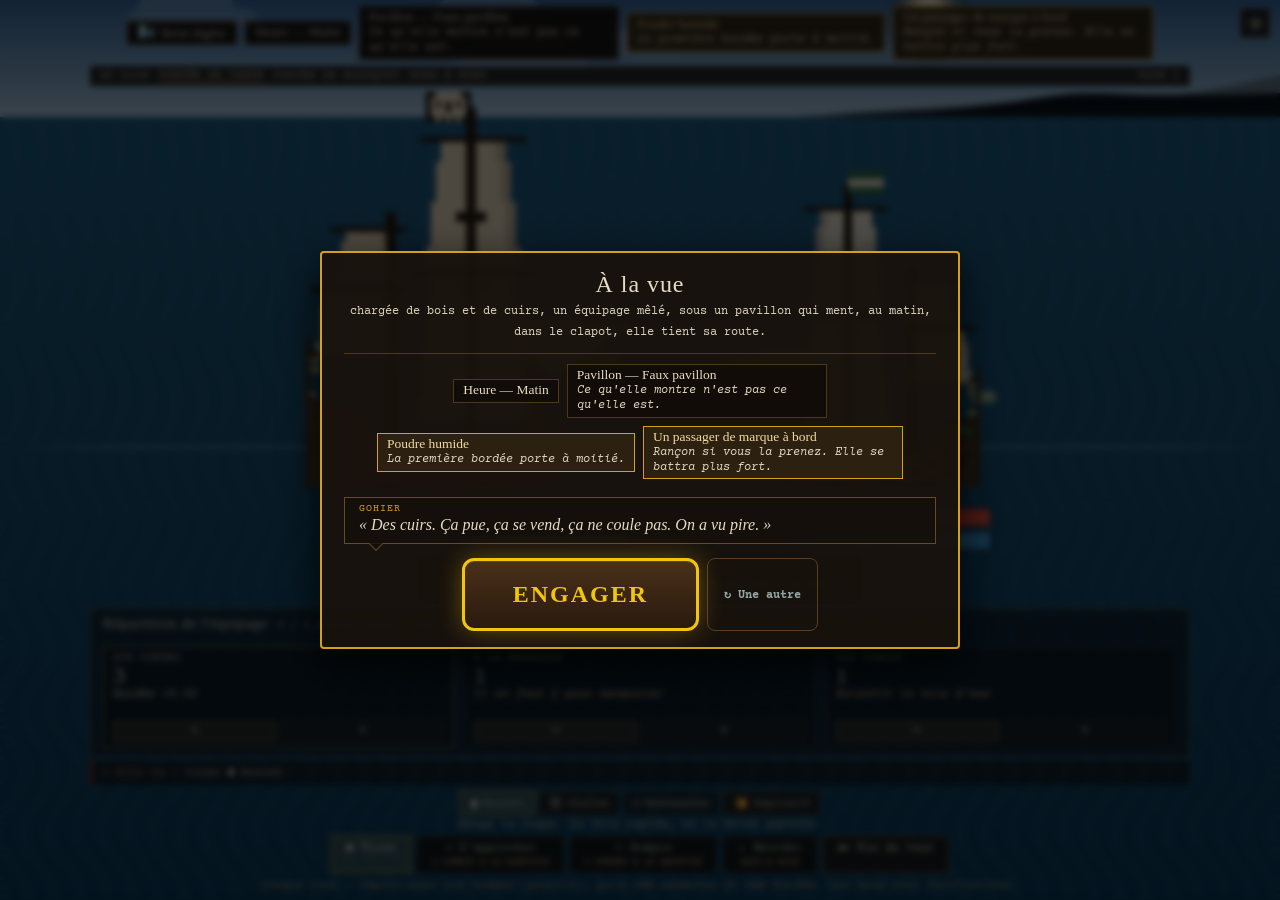
<file: docs/archives/mockups/b2-combat.html>
<!DOCTYPE html>
<html lang="fr">
<head>
<meta charset="UTF-8">
<meta name="viewport" content="width=device-width,initial-scale=1.0">
<!-- La maquette vit dans docs/, le jeu vit à la racine. Cette base fait
     résoudre css/, src/, data/ et locales/ comme depuis index.html : la
     maquette utilise EXACTEMENT les feuilles et les modules du jeu. -->
<base href="../../../">
<title>B2 — combat à deux jauges (maquette jouable)</title>
<link rel="preconnect" href="https://fonts.googleapis.com">
<link rel="preconnect" href="https://fonts.gstatic.com" crossorigin>
<link href="https://fonts.googleapis.com/css2?family=IM+Fell+English:ital@0;1&family=IM+Fell+English+SC&family=Courier+Prime:wght@400;700&display=swap" rel="stylesheet">
<link rel="stylesheet" href="css/style.css">
<link rel="icon" href="data:image/svg+xml,%3Csvg xmlns='http://www.w3.org/2000/svg' viewBox='0 0 16 16'%3E%3Ctext y='14' font-size='14'%3E%F0%9F%8F%B4%E2%80%8D%E2%98%A0%EF%B8%8F%3C/text%3E%3C/svg%3E">
</head>
<body>
<canvas id="ocean"></canvas>
<div id="parchment"></div>
<main id="app"></main>
<div id="toast-container"></div>

<script type="module">
/* ============================================================
   B2 — DEUX JAUGES, sur l'interface du jeu.
   Coque = la couler (rapide, sûr, ne rapporte presque rien).
   Équipage = la prendre (lent, coûteux, rapporte tout).
   Aucune salle, aucun trajet. Le choix de chaque tour est la
   RÉPARTITION des hommes entre trois postes.

   Rien n'est réinventé ici : la mer animée vient de src/ocean.js,
   les navires et leurs pavillons de src/sprites.js, les modales
   et les barres de src/ui.js, la météo de data/weather.json, les
   styles de css/*.css. Le seul code propre à la maquette est la
   résolution du combat B2.
   ============================================================ */

import { el, mount, modal, bar } from './src/ui.js';
import { loadData, DB } from './src/data.js';
import { loadLocales } from './src/i18n.js';
import { startOcean, randomOceanScene } from './src/ocean.js';
import { initFx, fxExplosion, fxFloatText } from './src/fx.js';
import { getGeneratedShip, drawGrid } from './src/sprites.js';
import { buildSpriteSpec, state } from './src/state.js';
import {
  rollEncounter, notableOf, summarise, speak, stateTags,
  weatherFor, oceanSceneFor, flagFor,
} from './src/rencontre.js';

await Promise.all([loadData(), loadLocales()]);
const DATA = await fetch('data/rencontres.json').then((r) => r.json());
const LINES = await fetch('data/phylacteres.json').then((r) => r.json());

startOcean(document.getElementById('ocean'));
initFx();

const RANGES = ['Bord à bord', 'Portée de mousquet', 'Portée de canon', 'Au loin'];
const BOARD = 0, MUSKET = 1, CANNON = 2, FAR = 3;

const AMMO = {
  boulet:    { ico: '●', nom: 'Boulet',    max: CANNON, fx: 'classic',
               hint: 'Ronge la coque. La voie rapide, et la moins payante.' },
  chaine:    { ico: '⛓', nom: 'Chaîne',    max: CANNON, fx: 'chain',
               hint: 'Abat le gréement : elle ne peut plus rompre le combat. Ne touche pas la coque.' },
  mitraille: { ico: '✳', nom: 'Mitraille', max: MUSKET, fx: 'classic',
               hint: "Fauche son équipage. C'est ce qui rend un abordage gagnable." },
  explosif:  { ico: '💥', nom: 'Explosif',  max: CANNON, fx: 'explosive',
               hint: 'Coque et équipage à la fois, mais moins fort sur les deux.' },
};

/* ============================================================
   CE QUI REND CE COMBAT-CI DIFFÉRENT.
   Le tirage vient de data/rencontres.json ; ici on ne fait que
   traduire les tags en modificateurs. Un trait absent de cette
   table existe quand même : il colore la rencontre et nourrit le
   dialogue, mais il ne change pas les règles de la maquette.
   ============================================================ */
const BASE = {
  postes: 5, manNeed: 2, pumpNeed: 2, startDist: CANNON,
  strikeAt: 35, neverStrike: false, noBreak: false, approachDmg: 0,
  theirPower: 0.9, theirMax: CANNON, premiereMoitie: false,
  silentJusqua: 0, gelJusqua: 0, pasAvant: 0, tirsMax: 99,
  rigFragile: 1, hullWeak: 1, saignee: 0, cache: false,
  elleFuit: false, butin: 1, legit: 0,
};
const MODS = {
  // — environnement
  nuit:            { cache: true },
  calme_plat:      { manNeed: 3 },
  grosse_mer:      { pumpNeed: 3 },
  vent_a_elle:     { elleReprend: true },
  vent_tombe:      { noBreak: true },
  hauts_fonds:     { approachDmg: 7 },
  cote_au_vent:    { noBreak: true },
  // — elle
  eq_marchands:    { strikeAt: 55 },
  eq_soldats:      { defBord: 1.5 },
  eq_garde:        { defBord: 2.2, neverStrike: true },
  et_avariee:      { butin: 0.6, theirPower: 0.7 },
  et_surchargee:   { coulePlusVite: true },
  cap_amene_tot:   { strikeAt: 55 },
  cap_jamais:      { neverStrike: true },
  sur_lest:        { butin: 0.15 },
  argent_perou:    { butin: 4 },
  pav_hollandais:  { legit: -1 }, pav_anglais: { legit: -1 }, pav_francais: { legit: -2 },
  pav_aucun:       { butin: 0.7 },
  // — nous
  nous_charges:    { manNeed: 3 },
  nous_decimes:    { postes: 3 },
  hum_sang:        { noBreak: true },
  // — la rencontre
  dist_mousquet:   { startDist: MUSKET },
  post_fuit:       { elleFuit: true },
  post_attendait:  { theyFireFirst: true },
  // — épices
  grain_passager:  { silentJusqua: 2 },
  grain_violent:   { silentJusqua: 3 },
  nuit_sans_lune:  { cache: true },
  brume:           { cache: true },
  recifs_signales: { approachDmg: 7 },
  barre_de_recifs: { pasAvant: 3 },
  epave_flottante: { pasAvant: 2 },
  au_mouillage:    { gelJusqua: 1 },
  surprise:        { gelJusqua: 2 },
  poudre_humide:   { premiereMoitie: true },
  poudre_comptee:  { tirsMax: 3 },
  canons_depareilles: { theirMax: MUSKET },
  officier_manque: { theirPower: 0.45 },
  voiles_rapiecees: { rigFragile: 1.6 },
  connait_ce_navire: { hullWeak: 1.35 },
  deja_en_fuite:   { saignee: 4 },
  mutinerie_chez_elle: { saignee: 9 },
  traine_prise:    { butin: 2 },
  passager_de_marque: { butin: 1.8, defBord: 1.3 },
  homme_malade:    { postes: 4 },
  vous_etes_la_proie: { elleReprend: true, theirPower: 1.05 },
  reconnait_son_navire: { theirPower: 1.3, neverStrike: true },
  navire_fantome:  { theirPower: 0, neverStrike: true, butin: 2.5 },
};
const ACTIFS = new Set(Object.keys(MODS));

function rulesFrom(tags, meteo) {
  const R = { ...BASE };
  for (const t of tags) {
    const m = MODS[t]; if (!m) continue;
    for (const [k, v] of Object.entries(m)) {
      // Les multiplicateurs se composent, le reste écrase — la dernière
      // contrainte posée est la plus dure, jamais la plus molle.
      if (k === 'butin' || k === 'theirPower') R[k] = (R[k] ?? 1) * v;
      else if (['manNeed', 'pumpNeed', 'approachDmg', 'saignee', 'silentJusqua', 'gelJusqua', 'pasAvant'].includes(k))
        R[k] = Math.max(R[k] ?? 0, v);
      else if (k === 'postes' || k === 'tirsMax') R[k] = Math.min(R[k] ?? 99, v);
      else R[k] = v;
    }
  }
  // La météo de data/weather.json n'est pas un décor : ses modificateurs
  // entrent dans la règle au même titre que les traits tirés.
  const mods = (DB.weather[meteo] || {}).mods || {};
  R.meteoTir = 1 + (mods.accuracyDelta || 0) * 2;   // ±10 % de visée → ±20 % de bordée
  R.meteoDegats = mods.damageMult || 1;
  return R;
}

/* --- état de partie ---------------------------------------------------- */
// Le nom se lit sur le tableau arrière : il dit d'où elle vient, et il doit
// donc suivre sa nationalité RÉELLE. Sous faux pavillon, le nom la trahit —
// c'est la seule chose à bord qu'on ne repeint pas en une nuit.
const NOMS = {
  espagnole: ['Sancta Ana', 'Nuestra Señora', 'El Gavilán', 'San Cristóbal', 'La Concepción', 'El Rosario'],
  hollandaise: ['De Zeemeeuw', 'De Gouden Leeuw', 'Het Wapen van Hoorn', 'De Vliegende Draeck'],
  marine_anglaise: ['The Fortune', 'The Swallow', 'The Golden Hind', 'The Providence'],
  marine_francaise: ['Le Saint-Jean', 'La Sirène', 'Le Dauphin', "L'Hirondelle"],
  free_pirates: ['La Revanche', 'Le Sans-Quartier', 'La Mouche', 'Le Vent Debout'],
};
const nomPour = (faction, seed) => {
  const l = NOMS[faction] || NOMS.free_pirates;
  return l[seed % l.length];
};

let S;
function fresh() {
  // L'entropie entre ICI et nulle part ailleurs : le tirage est fait avant le
  // premier tour, la résolution reste sans aléatoire (brief §4.1).
  const seed = (Math.random() * 0xffffffff) >>> 0;
  const enc = rollEncounter(DATA, { seed });
  const meteo = weatherFor(enc);
  const R = rulesFrom(enc.tags, meteo);
  const pav = flagFor(enc);

  // La mer d'arrière-plan prend l'heure et le temps de la rencontre.
  randomOceanScene(oceanSceneFor(enc));

  S = {
    enc, R, seed, meteo, pav,
    turn: 1, dist: R.startDist, ammo: 'boulet', over: null, log: '',
    usedMan: false, usedFire: false, tirs: 0, basculeDite: false, engage: false,
    bulleNeuve: true,
    notables: notableOf(DATA, enc),
    mine: {
      nom: 'La Trompeuse', mine: true,
      spec: buildSpriteSpec({ hullClass: 3, hullShape: 'auto', sailsPerMast: 2, jibs: 1, wear: 0 }, 'free_pirates', 42),
      coque: 100, crew: 100, rig: 100,
      posts: { canons: 3, manoeuvre: 1, pompes: 1 }, leak: 0,
    },
    theirs: {
      nom: nomPour(pav.vraie, seed),
      spec: buildSpriteSpec({ hullClass: 3, hullShape: 'auto', sailsPerMast: 2, jibs: 1, wear: 1 },
        pav.montre || 'free_pirates', seed % 9973),
      coque: 100, crew: 100, rig: 100, leak: 0,
    },
  };
  // Pavillon nu : la coque garde ses couleurs, la drisse est vide.
  if (!pav.montre) S.theirs.spec.flag = { motif: 'Uni', bg: '#1a1a1a', sym: '#1a1a1a', accent: '#1a1a1a' };
  // Un équipage décimé ne tient pas cinq postes : on retire d'abord des pompes.
  for (const k of ['pompes', 'manoeuvre', 'canons']) {
    while (used() > R.postes && S.mine.posts[k] > 0) S.mine.posts[k]--;
  }
  S.bulle = speak(LINES, 'ouverture', enc.tags, { seed });
  S.intent = decide();
}

const used = () => S.mine.posts.canons + S.mine.posts.manoeuvre + S.mine.posts.pompes;
const firePower = () => (0.55 + 0.15 * S.mine.posts.canons)
  * S.R.meteoTir * (S.R.premiereMoitie && S.tirs === 0 ? 0.5 : 1);
const canMan = () => S.mine.posts.manoeuvre >= S.R.manNeed && S.mine.rig > 25;

const POSTES = {
  canons: { t: 'Aux canons', fx: () => `Bordée ×${firePower().toFixed(2)}` },
  manoeuvre: {
    t: 'À la manœuvre',
    fx: (n) => n >= S.R.manNeed ? 'Peut changer de distance' : `Il en faut ${S.R.manNeed} pour manœuvrer`,
  },
  pompes: {
    t: 'Aux pompes',
    fx: (n) => n >= S.R.pumpNeed ? "Contient la voie d'eau"
      : (n > 0 ? "Ralentit la voie d'eau" : "L'eau monte librement"),
  },
};

/* --- résolution, sans aléatoire --------------------------------------- */
function shoot(from, to, ammoId, power) {
  const a = AMMO[ammoId];
  const mien = from === S.mine;
  // Ce que la rencontre a changé : on sait où frapper, ou son gréement est usé.
  const boost = mien ? ({ boulet: S.R.hullWeak, chaine: S.R.rigFragile }[ammoId] || 1) : 1;
  const dmg = (v) => Math.round(v * power * boost * S.R.meteoDegats);
  let txt = '', perte = 0;
  if (ammoId === 'boulet')    { perte = dmg(16); to.coque -= perte; txt = 'La coque encaisse.'; }
  if (ammoId === 'chaine')    { perte = dmg(24); to.rig   -= perte; txt = 'Le gréement tombe.'; }
  if (ammoId === 'mitraille') { perte = dmg(20); to.crew  -= perte; txt = 'La mitraille balaie le pont.'; }
  if (ammoId === 'explosif')  { perte = dmg(9); to.coque -= perte; to.crew -= perte; txt = 'Éclats partout.'; }
  if (ammoId === 'boulet' && to.coque < 55) to.leak = 1;
  to.coque = Math.max(0, to.coque); to.crew = Math.max(0, to.crew); to.rig = Math.max(0, to.rig);
  boum(to, perte, ammoId);
  return `${a.ico} ${txt}`;
}

// L'impact est joué par src/fx.js, la couche d'effets du jeu.
function boum(cible, perte, ammoId) {
  const host = document.querySelector(`.pont-ship[data-side="${cible === S.mine ? 'mine' : 'theirs'}"] .ship-stage`);
  if (!host) return;
  const r = host.getBoundingClientRect();
  const x = r.left + r.width / 2, y = r.top + r.height * 0.55;
  fxExplosion(x, y, { scale: ammoId === 'explosif' ? 1.4 : 1 });
  if (perte) fxFloatText(x, y - 12, `−${perte}`, 'dmg');
}

function decide() {
  const t = S.theirs, m = S.mine, R = S.R;
  if (S.turn <= R.gelJusqua) return { k: 'rien', why: 'ses postes ne sont pas tenus' };
  if (S.turn <= R.silentJusqua) return { k: 'rien', why: 'le grain couvre tout' };
  if (R.elleFuit && S.turn === 1) return { k: 'fuit' };
  if (t.rig <= 25 && S.dist <= MUSKET && t.crew > m.crew) return { k: 'board' };
  if (S.dist > CANNON) return { k: 'close' };
  if (S.dist > R.theirMax) return { k: 'attend', why: 'ses canons ne portent pas si loin' };
  // Elle vise ce qui la sauve : notre équipage de près, notre coque de loin.
  return { k: 'fire', ammo: S.dist <= MUSKET ? 'mitraille' : 'boulet' };
}

function endTurn() {
  const t = S.theirs, m = S.mine, R = S.R;
  // Sa réponse, annoncée au tour précédent.
  if (S.intent.k === 'close' && t.rig > 25 && S.dist > BOARD) { S.dist--; S.log = 'Elle referme la distance.'; }
  else if (S.intent.k === 'fuit' && S.dist < FAR) { S.dist++; S.log = "Elle prend le large — elle n'attendait pas le combat."; }
  else if (S.intent.k === 'fire') { S.log = 'Elle riposte. ' + shoot(t, m, S.intent.ammo, R.theirPower); }
  else if (S.intent.k === 'board') { boardBy(t, m); }
  else if (S.intent.why) { S.log = S.intent.why.charAt(0).toUpperCase() + S.intent.why.slice(1) + '.'; }

  // Elle tient la distance tant qu'elle a son gréement (vent à elle).
  if (R.elleReprend && t.rig > 25 && S.dist < R.startDist && S.intent.k !== 'close') {
    S.dist++; S.log += ' Elle a le vent : elle reprend ses distances.';
  }
  if (R.saignee) t.crew = Math.max(0, t.crew - R.saignee);

  // Voie d'eau : les pompes tenues la contiennent, sinon elle ronge.
  for (const sh of [m, t]) {
    if (!sh.leak) continue;
    const held = sh === m ? Math.min(m.posts.pompes, R.pumpNeed) : 1;
    const monte = sh === t && R.coulePlusVite ? 11 : 6;
    sh.coque = Math.max(0, sh.coque - Math.max(0, monte - held * 3));
  }
  S.turn++; S.usedMan = false; S.usedFire = false;
  S.intent = decide();
  check();
}

function boardBy(att, def) {
  // Des soldats ou une garde à bord ne se défendent pas comme des marchands.
  const garde = def === S.theirs ? (S.R.defBord || 1) : 1;
  const ratio = att.crew / Math.max(1, def.crew * garde);
  const loss = Math.round(18 / Math.max(.4, ratio));
  att.crew = Math.max(0, att.crew - loss);
  def.crew = Math.max(0, def.crew - Math.round(loss * ratio));
  if (def.crew <= 0 || att.crew > def.crew * 1.6) def.struck = true;
  else S.log = "L'abordage est repoussé — des deux côtés il manque du monde.";
}

function check() {
  const m = S.mine, t = S.theirs, R = S.R;
  if (!t.struck && !R.neverStrike && t.crew <= R.strikeAt && !S.over) {
    t.struck = true; S.log = 'Elle amène son pavillon.';
  }
  const or = (n) => Math.round(n * R.butin);
  if (t.coque <= 0) S.over = { k: 'coulee', titre: 'Coulée', gain: `${or(27)} 💰`,
    note: 'Une carcasse ne rapporte presque rien. Une prise vaut cinq fois plus.' };
  else if (t.struck || t.crew <= 0) S.over = { k: 'prise', titre: 'Prise !', gain: `${or(180)} 💰 + le navire`,
    note: R.legit < 0 ? 'Et une commission à expliquer au gouverneur.' : '' };
  else if (m.coque <= 0) S.over = { k: 'nous_sombrons', titre: 'Vous sombrez', gain: '—',
    note: 'La mer a eu le dernier mot.' };
  else if (m.struck || m.crew <= 0) S.over = { k: 'nous_pris', titre: 'Votre pont est pris', gain: '—',
    note: 'Vous vous êtes collé trop tôt.' };
  if (S.over) {
    S.bulle = speak(LINES, 'denouement', [...S.enc.tags, ...stateTags(vue()), S.over.k], { seed: S.seed + 3 });
    S.bulleNeuve = true;
  }
}

// stateTags() lit la forme de src/battle.js ; la maquette a la sienne.
const vue = () => ({ mine: S.mine, theirs: S.theirs, dist: S.dist });

// La bascule : dite une seule fois, au moment où le combat change de nature.
function checkBascule() {
  if (S.basculeDite || S.over) return;
  const etat = stateTags(vue());
  if (!etat.length && S.turn < 4) return;
  S.basculeDite = true;
  const dit = speak(LINES, 'bascule', [...S.enc.tags, ...etat], { seed: S.seed + 1 });
  if (dit) { S.bulle = dit; S.bulleNeuve = true; }
}

/* --- rendu, sur les composants du jeu ---------------------------------- */
function shipBlock(sh, side) {
  const wrap = el('div', { class: 'pont-ship' });
  wrap.dataset.side = side;

  const gen = getGeneratedShip(sh.spec);
  const scale = side === 'mine' ? 5 : 4;
  const canvas = el('canvas', { class: 'ship-canvas' });
  canvas.width = gen.W * scale; canvas.height = gen.H * scale;
  drawGrid(canvas, gen.grid, {
    color: gen.palette, flag: '', facing: side === 'mine' ? 1 : -1,
    damaged: 1 - sh.coque / 100,
  });
  canvas.style.position = 'absolute';
  canvas.style.top = '10px';
  const waterPx = Math.round(gen.waterY * scale);
  const clip = el('div', {
    class: 'ship-waterline-clip',
    style: `width:${gen.W * scale}px;height:${waterPx + 10}px`,
  }, [canvas]);
  const stage = el('div', {
    class: `ship-stage in-combat${sh.coque < 40 ? ' smoking' : ''}`,
    style: `width:${gen.W * scale}px;height:${waterPx + 10}px`,
  }, [clip]);
  wrap.appendChild(stage);

  const bits = [];
  if (sh.rig <= 25) bits.push('démâtée');
  if (sh.leak) bits.push("voie d'eau");
  wrap.appendChild(el('div', { class: 'pont-cap' }, [
    el('b', { text: sh.nom }),
    bits.length ? el('span', { class: 'warn', text: ' · ' + bits.join(' · ') }) : null,
  ]));

  // De nuit ou dans la brume, on ne lit pas ses jauges avant d'être dessus.
  const voile = side === 'theirs' && S.R.cache && S.dist > MUSKET;
  wrap.appendChild(el('div', { class: 'rc-jauges' }, [
    jauge('Coque', sh.coque, 'hp', voile),
    jauge('Équipage', sh.crew, 'shield', voile),
  ]));
  return wrap;
}

function jauge(label, val, kind, voile) {
  const b = bar(voile ? 0 : val, 100, kind);
  if (voile) b.querySelector('.bar-num').textContent = '— / —';
  else b.querySelector('.bar-num').textContent = `${Math.round(val)}`;
  return el('div', { class: `rc-jauge${voile ? ' voilee' : ''}` }, [
    el('span', { class: 'lb', text: label }), b,
  ]);
}

function trait(n) {
  const nom = n.axeLabel ? `${n.axeLabel} — ${n.label}` : n.label;
  return el('div', {
    class: `rc-trait ${n.degre || ''}${ACTIFS.has(n.id) ? ' actif' : ''}`,
    attrs: { title: n.effet || nom },
  }, [
    el('span', { class: 'n', text: nom }),
    n.effet ? el('span', { class: 'e', text: n.effet }) : null,
  ]);
}

function bandeau() {
  const w = DB.weather[S.meteo];
  const b = el('div', { class: 'rc-bandeau' }, [
    el('span', { class: 'rc-meteo', attrs: { title: w.desc_fr } }, [
      el('span', { class: 'ico', text: w.icon }),
      el('span', { class: 'nom', text: w.name_fr }),
    ]),
  ]);
  for (const n of S.notables) b.appendChild(trait(n));
  return b;
}

function bulle() {
  if (!S.bulle) return null;
  const node = el('div', { class: `rc-bulle${S.bulleNeuve ? ' neuve' : ''}` }, [
    el('div', { class: 'qui', text: S.bulle.voix.nom || S.bulle.voix }),
    el('div', { class: 'dit', text: `« ${S.bulle.texte} »` }),
  ]);
  S.bulleNeuve = false;
  return node;
}

function postes() {
  const R = S.R, m = S.mine;
  const box = el('div', { class: 'rc-postes' }, [
    el('h4', {}, [
      document.createTextNode("Répartition de l'équipage"),
      el('small', { text: `${used()} / ${R.postes} postes tenus · les hommes ne peuvent pas être à deux endroits` }),
    ]),
  ]);
  const row = el('div', { class: 'rc-poste-rangee' });
  for (const k of ['canons', 'manoeuvre', 'pompes']) {
    const n = m.posts[k];
    const suffisant = k === 'canons' || n >= (k === 'manoeuvre' ? R.manNeed : R.pumpNeed);
    const minus = el('button', { text: '−', on: { click: () => { m.posts[k]--; render(); } } });
    const plus = el('button', { text: '+', on: { click: () => { m.posts[k]++; render(); } } });
    minus.disabled = n <= 0 || !!S.over;
    plus.disabled = used() >= R.postes || !!S.over;
    row.appendChild(el('div', { class: `rc-poste${suffisant && n > 0 ? ' plein' : ''}` }, [
      el('div', { class: 't', text: POSTES[k].t }),
      el('div', { class: 'v', text: String(n) }),
      el('div', { class: `fx${suffisant ? '' : ' warn'}`, text: POSTES[k].fx(n) }),
      el('div', { class: 'rc-poste-btns' }, [minus, plus]),
    ]));
  }
  box.appendChild(row);
  return box;
}

const INTENT = {
  fire: (iv) => `tirer ${AMMO[iv.ammo].ico} ${AMMO[iv.ammo].nom}`,
  close: () => 'refermer la distance',
  board: () => 'vous aborder',
  fuit: () => 'prendre le large',
  attend: (iv) => `attendre — ${iv.why}`,
  rien: (iv) => `ne rien faire — ${iv.why}`,
};

function actions() {
  const m = S.mine, t = S.theirs, R = S.R;
  const ammoRow = el('div', { class: 'bat-ammo' });
  for (const [id, a] of Object.entries(AMMO)) {
    const far = S.dist > a.max;
    ammoRow.appendChild(el('button', {
      class: `bat-ammo-btn${S.ammo === id ? ' on' : ''}${far ? ' far' : ''}`,
      attrs: { title: far ? 'Hors de portée' : a.hint },
      on: { click: () => { S.ammo = id; render(); } },
    }, [el('span', { class: 'ico', text: a.ico }), el('span', { class: 'lbl', text: a.nom })]));
  }

  const btns = el('div', { class: 'bat-buttons' });
  const mk = (label, why, fn, cls = '') => {
    const b = el('button', { class: `bat-btn ${cls}${why ? ' off' : ''}` }, [
      el('span', { text: label }),
      why ? el('span', { class: 'why', text: why }) : null,
    ]);
    if (why) b.disabled = true; else b.addEventListener('click', fn);
    btns.appendChild(b);
  };
  const manque = `${R.manNeed} hommes à la manœuvre`;
  mk(`${AMMO[S.ammo].ico} Tirer`,
    S.over ? '—' : S.usedFire ? 'Déjà tiré' : S.dist > AMMO[S.ammo].max ? 'Hors de portée'
      : S.turn <= R.silentJusqua ? 'Le grain couvre tout'
      : S.tirs >= R.tirsMax ? 'Plus de poudre' : null,
    () => { S.usedFire = true; S.tirs++; S.log = shoot(m, t, S.ammo, firePower()); checkBascule(); check(); render(); },
    'primary');
  mk("→ S'approcher",
    S.over ? '—' : S.usedMan ? 'Déjà manœuvré' : !canMan() ? manque
      : S.turn < R.pasAvant ? `Pas avant le tour ${R.pasAvant}` : S.dist === BOARD ? '—' : null,
    () => {
      S.usedMan = true; S.dist--;
      if (R.approachDmg) {
        m.coque = Math.max(0, m.coque - R.approachDmg);
        if (m.coque < 55) m.leak = 1;
        S.log = `Un fond dur : la coque touche. −${R.approachDmg}`;
        boum(m, R.approachDmg, 'boulet');
      }
      checkBascule(); check(); render();
    });
  mk('← Rompre',
    S.over ? '—' : R.noBreak ? 'Impossible ici' : S.usedMan ? 'Déjà manœuvré'
      : !canMan() ? manque : S.dist === FAR ? '—' : null,
    () => { S.usedMan = true; S.dist++; render(); });
  mk('⚔ Aborder',
    S.over ? '—' : S.dist !== BOARD ? 'Bord à bord' : null,
    () => { boardBy(m, t); S.usedFire = S.usedMan = true; checkBascule(); check(); render(); },
    'board');
  mk('⏭ Fin de tour', S.over ? '—' : null, () => { endTurn(); checkBascule(); render(); });

  return el('div', { class: 'bat-actions' }, [
    ammoRow,
    el('div', { class: 'bat-ammo-hint', text: AMMO[S.ammo].hint }),
    btns,
  ]);
}

function render() {
  state.screen = 'bataille';   // fond « mer » (§8.2)
  const strip = el('div', { class: 'bat-range' });
  for (let d = FAR; d >= BOARD; d--) {
    strip.appendChild(el('span', { class: `bat-range-step${d === S.dist ? ' now' : ''}`, text: RANGES[d] }));
  }
  strip.appendChild(el('span', { class: 'bat-turn', text: `Tour ${S.turn}` }));

  mount(el('div', { class: 'screen bat-screen' }, [
    bandeau(),
    strip,
    el('div', { class: 'pont-sea bat-sea' }, [shipBlock(S.mine, 'mine'), shipBlock(S.theirs, 'theirs')]),
    bulle(),
    postes(),
    el('div', { class: 'bat-intent' }, [
      S.intent ? el('span', {}, [
        el('span', { class: 'warn', text: '⚠ Elle va : ' }),
        document.createTextNode(INTENT[S.intent.k](S.intent)),
      ]) : null,
      S.log ? el('span', { class: 'bat-note', text: '  ' + S.log }) : null,
    ]),
    actions(),
    el('div', { class: 'bat-rules', text: 'Chaque tour : répartissez vos hommes (gratuit), puis UNE manœuvre et UNE bordée. Les deux sont facultatives.' }),
  ]));

  if (!S.engage) carteDouverture();
  if (S.over) fin();
}

/* --- modales, sur src/ui.js ------------------------------------------- */

// La carte d'ouverture : le seul endroit où le joueur voit la rencontre en
// entier avant d'y entrer. Ce qu'elle ne montre pas, l'équipage en parle.
function carteDouverture() {
  if (document.querySelector('.rc-carte')) return;
  const b = el('div', { class: 'rc-bandeau' });
  for (const n of S.notables) b.appendChild(trait(n));

  const box = el('div', { class: 'rc-carte' }, [
    el('h2', { text: 'À la vue' }),
    el('p', { class: 'resume', text: summarise(DATA, S.enc) }),
    S.notables.length ? b
      : el('p', { class: 'rien', text: 'Rien de particulier. Une voile, une bonne mer, une journée ordinaire.' }),
    S.bulle ? el('div', { class: 'rc-bulle', style: 'margin-top:14px' }, [
      el('div', { class: 'qui', text: S.bulle.voix.nom || S.bulle.voix }),
      el('div', { class: 'dit', text: `« ${S.bulle.texte} »` }),
    ]) : null,
    el('div', { class: 'rc-actions' }, [
      el('button', { class: 'btn-level-1', text: 'Engager', on: { click: () => { close(); S.engage = true; render(); } } }),
      el('button', { class: 'btn-level-4', text: '↻ Une autre', on: { click: () => { close(); fresh(); render(); } } }),
    ]),
  ]);
  const { close } = modal(box, { closable: false });
}

function fin() {
  if (document.querySelector('.bat-outcome')) return;
  const gagne = S.over.k === 'prise' || S.over.k === 'coulee';
  document.body.appendChild(el('div', { class: `bat-outcome ${gagne ? 'won' : 'lost'}` }, [
    el('h2', { text: S.over.titre }),
    el('p', { text: `Butin : ${S.over.gain}` }),
    S.over.note ? el('p', { class: 'warn', text: S.over.note }) : null,
    el('div', { class: 'bat-outcome-btns' }, [
      el('button', {
        class: 'btn-level-1', text: '↺ Un autre combat',
        on: { click: () => { document.querySelector('.bat-outcome').remove(); fresh(); render(); } },
      }),
    ]),
  ]));
}

/* --- outils de développement, tous derrière la roue crantée ------------ */
document.body.appendChild(el('button', {
  class: 'rc-gear', text: '⚙', attrs: { title: 'Outils de maquette' },
  on: { click: showDev },
}));

function showDev() {
  const inconnus = S.enc.tags.filter((t) => !ACTIFS.has(t));
  const listeTags = el('ul');
  for (const t of S.enc.tags) listeTags.appendChild(el('li', { class: ACTIFS.has(t) ? 'actif' : '', text: t }));

  const box = el('div', { class: 'rc-carte' }, [
    el('h2', { text: 'Maquette B2' }),
    el('div', { class: 'rc-dev' }, [
      el('p', { text: 'Maquette jetable — deux jauges, répartition d\'équipage, pas de salles. Jouez cinq combats : le tour contient-il une vraie décision, et les cinq sont-ils cinq ?' }),
      el('h5', { text: 'Ce tirage' }),
      el('p', {}, [
        document.createTextNode('graine '), el('span', { class: 'val', text: String(S.seed) }),
        document.createTextNode(' · météo '), el('span', { class: 'val', text: `${S.meteo} (${DB.weather[S.meteo].name_fr})` }),
        document.createTextNode(' · ciel '), el('span', { class: 'val', text: oceanSceneFor(S.enc) }),
        document.createTextNode(' · pavillon montré '), el('span', { class: 'val', text: S.pav.montre || '(nu)' }),
        S.pav.ment ? el('span', { class: 'val', text: ` — en réalité ${S.pav.vraie}` }) : null,
      ]),
      el('h5', { text: `Tags tirés (${S.enc.tags.length}, dont ${S.notables.length} montrés)` }),
      listeTags,
      el('p', { text: `Encadré = câblé sur une règle. ${inconnus.length} tag(s) ne servent qu'au dialogue.` }),
      el('h5', { text: 'Règles effectives' }),
      el('p', { text: Object.entries(S.R).filter(([, v]) => v !== false && v !== 0)
        .map(([k, v]) => `${k}=${typeof v === 'number' ? +v.toFixed(2) : v}`).join(' · ') }),
    ]),
    el('div', { class: 'rc-actions' }, [
      el('button', { class: 'btn-level-4', text: 'Fermer', on: { click: () => close() } }),
    ]),
  ]);
  const { close } = modal(box);
}

fresh();
render();
</script>
</body>
</html>
</file>
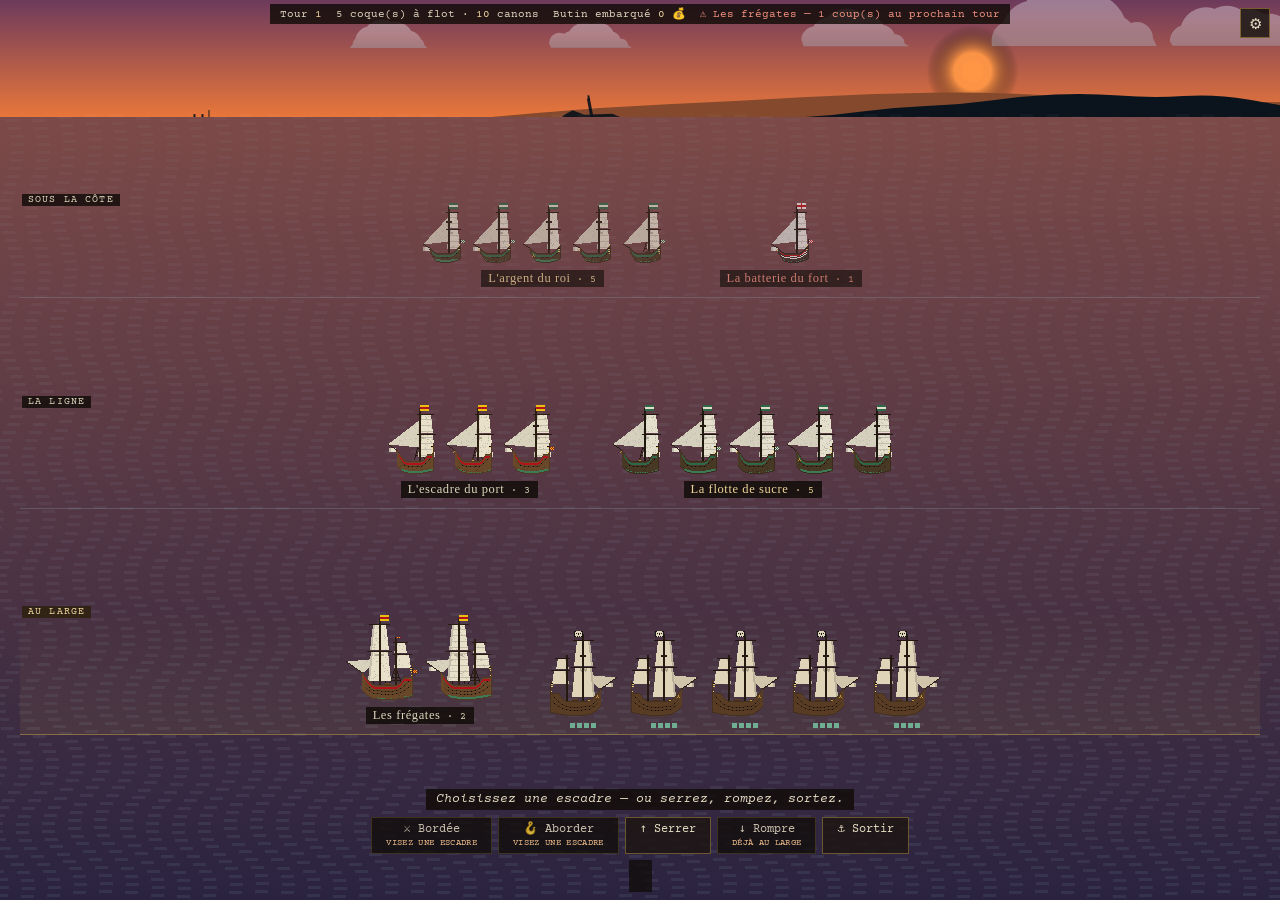
<file: docs/archives/mockups/c-rade.html>
<!DOCTYPE html>
<html lang="fr">
<head>
<meta charset="UTF-8">
<meta name="viewport" content="width=device-width,initial-scale=1.0">
<base href="../../../">
<title>C — la rade (maquette jouable)</title>
<link rel="preconnect" href="https://fonts.googleapis.com">
<link rel="preconnect" href="https://fonts.gstatic.com" crossorigin>
<link href="https://fonts.googleapis.com/css2?family=IM+Fell+English:ital@0;1&family=IM+Fell+English+SC&family=Courier+Prime:wght@400;700&display=swap" rel="stylesheet">
<link rel="stylesheet" href="css/style.css">
<link rel="icon" href="data:image/svg+xml,%3Csvg xmlns='http://www.w3.org/2000/svg' viewBox='0 0 16 16'%3E%3Ctext y='14' font-size='14'%3E%F0%9F%8F%B4%E2%80%8D%E2%98%A0%EF%B8%8F%3C/text%3E%3C/svg%3E">
</head>
<body>
<canvas id="ocean"></canvas>
<div id="parchment"></div>
<main id="app"></main>
<div id="toast-container"></div>

<script type="module">
/* ============================================================
   C — LA RADE. L'échelle de la peinture.
   Beaucoup de coques, petites, sur trois bandes de profondeur.
   On ne commande plus un navire : on commande une escadre, et un
   tour est UN ordre. Le butin est au fond, sous la batterie.

   Règles pures dans src/flotte.js — aucun aléatoire dans la
   résolution (§4.1), l'entropie compose la rade et s'arrête là.
   Interface : les feuilles et les modules du jeu, comme B2.
   ============================================================ */

import { el, mount, modal } from './src/ui.js';
import { loadData, DB } from './src/data.js';
import { loadLocales } from './src/i18n.js';
import { startOcean, randomOceanScene } from './src/ocean.js';
import { initFx, fxBroadside, fxExplosion } from './src/fx.js';
import { getGeneratedShip, drawGrid } from './src/sprites.js';
import { buildSpriteSpec, state } from './src/state.js';
import {
  LARGE, LIGNE, TERRE, BANDES, PV_NAVIRE,
  nouvelleRade, genererRade, ordonner, apercu, riposte, coupsRecus,
  coutDeRetraite, aFlot, canons, vivantes, butin, aPortee, bordAbord,
} from './src/flotte.js';

await Promise.all([loadData(), loadLocales()]);
startOcean(document.getElementById('ocean'));
initFx();

// TROIS CANAUX, TROIS INFORMATIONS. C'est la règle de lisibilité de C :
//   la TAILLE dit la distance (et rien d'autre),
//   le PAVILLON dit la nationalité,
//   la COULEUR DU LIBELLÉ dit le rôle.
// Le premier essai faisait porter la taille par la classe de coque : les
// caraques du fond de rade sortaient plus grosses que les vaisseaux du milieu
// et la profondeur ne se lisait plus du tout.
// Tout est petit, comme dans la peinture : la plus grosse coque de l'écran fait
// cinquante pixels. Un navire vu de près n'est pas un portrait, c'est une
// silhouette de plus dans la rade.
const CLASSE_PAR_BANDE = { [TERRE]: 6, [LIGNE]: 5, [LARGE]: 3 };
const ECHELLE = { [TERRE]: 1, [LIGNE]: 1, [LARGE]: 1 };
const PAVILLON = { escorte: 'espagnole', transport: 'hollandaise', batterie: 'marine_anglaise' };

const specDe = (role, bande, id) => buildSpriteSpec(
  { hullClass: CLASSE_PAR_BANDE[bande], hullShape: 'auto', sailsPerMast: 2, jibs: 1, wear: 1 },
  PAVILLON[role], 100 + id * 37);
// Notre escadre change de bande : sa silhouette suit, sinon nous seuls ne
// reculerions pas dans la profondeur.
const specNous = (bande) => buildSpriteSpec(
  { hullClass: CLASSE_PAR_BANDE[bande], hullShape: 'auto', sailsPerMast: 2, jibs: 1, wear: 0 },
  'free_pirates', 42);

let R, visee = null, dernierJournal = 0;

function neuf() {
  const seed = (Math.random() * 0xffffffff) >>> 0;
  let s = seed >>> 0 || 1;
  const rng = () => { s ^= s << 13; s >>>= 0; s ^= s >> 17; s ^= s << 5; s >>>= 0; return s / 4294967296; };
  randomOceanScene(['day', 'dawn', 'sunset', 'cloudy'][seed % 4]);
  R = nouvelleRade(genererRade(rng));
  R.seed = seed;
  visee = null;
  dernierJournal = 0;
}

/* --- rendu ------------------------------------------------------------- */

function coque(spec, echelle, { mort = false, face = -1 } = {}) {
  const gen = getGeneratedShip(spec);
  const cv = el('canvas');
  cv.width = gen.W * echelle; cv.height = gen.H * echelle;
  drawGrid(cv, gen.grid, { color: gen.palette, flag: '', facing: face, damaged: mort ? 1 : 0.2 });
  return cv;
}

function escadre(e) {
  const portee = aPortee(R, e), colle = bordAbord(R, e);
  const box = el('div', {
    class: `fl-escadre ${e.role}${visee === e.id ? ' visee' : ''}${portee ? '' : ' hors'}`,
    attrs: { 'data-esc': e.id, title: portee ? '' : 'Hors de portée depuis cette bande' },
  });
  const grappe = el('div', { class: 'fl-coques' });
  for (let i = 0; i < e.n; i++) grappe.appendChild(coque(specDe(e.role, e.bande, e.id + i), ECHELLE[e.bande]));
  box.appendChild(grappe);
  box.appendChild(el('div', { class: 'et', html: `<b>${e.nom}</b> · ${e.n}` }));
  if (portee) box.addEventListener('click', () => { visee = visee === e.id ? null : e.id; render(); });
  return box;
}

function notreEscadre() {
  const wrap = el('div', { class: 'fl-nous' });
  for (const n of R.nous) {
    const pips = el('div', { class: 'fl-pv' });
    for (let i = 0; i < PV_NAVIRE; i++) pips.appendChild(el('i', { class: i < n.pv ? '' : 'out' }));
    wrap.appendChild(el('div', { class: `fl-navire${n.pv <= 0 ? ' coule' : ''}` }, [
      coque(specNous(R.bande), ECHELLE[R.bande], { mort: n.pv <= 0, face: 1 }), pips,
    ]));
  }
  return wrap;
}

function bande(b) {
  const row = el('div', { class: `fl-bande${R.bande === b ? ' ici' : ''}`, attrs: { 'data-bande': b } });
  row.appendChild(el('span', { class: 'nom', text: BANDES[b] }));
  for (const e of vivantes(R).filter((x) => x.bande === b)) row.appendChild(escadre(e));
  if (R.bande === b) row.appendChild(notreEscadre());
  return row;
}

// Ce que l'ordre ferait, écrit avant de le donner. C'est tout le contrat de
// lisibilité de C : un clic, une conséquence connue.
function texteApercu() {
  const e = R.escadres.find((x) => x.id === visee);
  if (!e) return 'Choisissez une escadre — ou serrez, rompez, sortez.';
  const b = apercu(R, 'bordee', e.id), a = apercu(R, 'aborder', e.id);
  const bits = [];
  if (b) bits.push(b.coules > 0
    ? `Une bordée coule <b>${b.coules}</b> coque(s) — il en resterait ${b.restera}.`
    : `Une bordée l'entame sans rien couler (${b.degats} coups sur ${e.pvRestants}).`);
  if (a) bits.push(a.prises > 0
    ? `L'aborder prend <b>${a.prises}</b> navire(s) pour <b>${a.valeur}</b> 💰, et coûte ${a.blesses} coque(s) entamée(s).`
    : `Trop peu de monde pour l'aborder.`);
  else if (e.role === 'batterie') bits.push('On n\'aborde pas une batterie de côte.');
  else if (!bordAbord(R, e)) bits.push('Il faudrait être sur sa bande pour l\'aborder.');
  return bits.join(' ');
}

function ordres() {
  const box = el('div', { class: 'fl-ordres' });
  const mk = (label, why, fn, cls = '') => {
    const b = el('button', { class: `bat-btn ${cls}${why ? ' off' : ''}` }, [
      el('span', { text: label }), why ? el('span', { class: 'why', text: why }) : null,
    ]);
    if (why) b.disabled = true; else b.addEventListener('click', fn);
    box.appendChild(b);
  };
  const cible = R.escadres.find((x) => x.id === visee);
  const peutBorder = cible && aPortee(R, cible);
  const peutAborder = cible && apercu(R, 'aborder', cible.id)?.prises > 0;

  mk('⚔ Bordée', peutBorder ? null : (cible ? 'Hors de portée' : 'Visez une escadre'),
    () => jouer('bordee', visee), 'primary');
  mk('🪝 Aborder', peutAborder ? null : (cible ? 'Pas sur cette bande' : 'Visez une escadre'),
    () => jouer('aborder', visee), 'board');
  mk('↑ Serrer', R.bande < TERRE ? null : 'Au fond de la rade', () => jouer('serrer'));
  mk('↓ Rompre', R.bande > LARGE ? null : 'Déjà au large', () => jouer('rompre'));
  const cout = coutDeRetraite(R);
  mk('⚓ Sortir', null, () => jouer('retirer'));
  if (cout) box.lastChild.appendChild(el('span', { class: 'why', text: `${cout} coup(s) en sortant` }));
  return box;
}

function render() {
  state.screen = 'bataille';
  const rip = riposte(R);
  mount(el('div', { class: 'screen fl-screen' }, [
    el('div', { class: 'fl-etat' }, [
      el('span', { html: `Tour <b>${R.tour}</b>` }),
      el('span', { html: `${aFlot(R).length} coque(s) à flot · <b>${canons(R)}</b> canons` }),
      el('span', { html: `Butin embarqué <b>${butin(R)}</b> 💰` }),
      rip.length
        ? el('span', { class: 'danger', text: `⚠ ${rip.map((r) => r.nom).join(', ')} — ${coupsRecus(R)} coup(s) au prochain tour` })
        : el('span', { text: 'Rien ne nous tire dessus ici.' }),
    ]),
    el('div', { class: 'fl-rade' }, [bande(TERRE), bande(LIGNE), bande(LARGE)]),
    el('div', { class: 'fl-apercu', html: texteApercu() }),
    ordres(),
    el('div', { class: 'fl-journal', html: R.journal.slice(-2).join('<br>') || '&nbsp;' }),
  ]));
  if (R.fini) fin();
}

/* --- jouer un ordre : la règle décide, l'écran montre ------------------- */
function jouer(ordre, cibleId) {
  const cible = R.escadres.find((x) => x.id === cibleId);
  const avantBande = R.bande;
  // La fumée part AVANT le rendu : elle est peinte sur la couche d'effets, qui
  // survit à la reconstruction de l'écran.
  if (ordre === 'bordee') fumeeSur('.fl-nous', 1);
  if (!ordonner(R, ordre, cibleId)) return;
  if (ordre === 'bordee' && cible) fumeeSur(`[data-esc="${cible.id}"]`, 0, true);
  if (coupsRecus(R) || R.bande !== avantBande) fumeeSur('.fl-nous', 0, true);
  dernierJournal = R.journal.length;
  render();
}

// Une bordée, c'est de la fumée qui dérive — pas un éclair. Le §9 proscrit les
// flashs, et la peinture de référence ne montre que de la fumée.
function fumeeSur(selecteur, dir, impact = false) {
  const n = document.querySelector(selecteur);
  if (!n) return;
  const r = n.getBoundingClientRect();
  const x = r.left + r.width / 2, y = r.top + r.height * 0.5;
  if (impact) fxExplosion(x, y, { scale: 1.2 });
  else fxBroadside(x, y, dir || 1, { scale: 1.4 });
}

/* --- fins et outils ---------------------------------------------------- */
function fin() {
  if (document.querySelector('.bat-outcome')) return;
  const gagne = R.fini === 'retire';
  document.body.appendChild(el('div', { class: `bat-outcome ${gagne ? 'won' : 'lost'}` }, [
    el('h2', { text: gagne ? 'Sortis de la rade' : 'Perdus dans la passe' }),
    el('p', { text: gagne
      ? `${butin(R)} 💰 · ${R.pris.length} prise(s) · ${aFlot(R).length} coque(s) ramenée(s) en ${R.tour} tours.`
      : `${R.pris.length} prise(s) au fond avec nous. Le butin ne compte que ramené.` }),
    !gagne && R.pris.length ? el('p', { class: 'warn', text: `${butin(R)} 💰 perdus.` }) : null,
    el('div', { class: 'bat-outcome-btns' }, [
      el('button', { class: 'btn-level-1', text: '↺ Une autre rade',
        on: { click: () => { document.querySelector('.bat-outcome').remove(); neuf(); render(); } } }),
    ]),
  ]));
}

document.body.appendChild(el('button', {
  class: 'rc-gear', text: '⚙', attrs: { title: 'Outils de maquette' },
  on: { click: showDev },
}));

function showDev() {
  const box = el('div', { class: 'rc-carte' }, [
    el('h2', { text: 'Maquette C — la rade' }),
    el('div', { class: 'rc-dev' }, [
      el('p', { text: "Proposition C : on commande une escadre, pas un navire. Un tour est un ordre. Le butin est au fond de la rade, sous la batterie — et il ne compte que ramené au large." }),
      el('h5', { text: 'Ce tirage' }),
      el('p', { html: `graine <span class="val">${R.seed}</span> · bande <span class="val">${BANDES[R.bande]}</span> · tour <span class="val">${R.tour}</span>` }),
      el('h5', { text: 'Escadres' }),
      el('p', { html: R.escadres.map((e) =>
        `${e.nom} — ${e.role}, bande ${e.bande}, ${e.n} coque(s), ${e.pvRestants} pv, ${e.valeur} 💰/prise`).join('<br>') }),
      el('h5', { text: 'Réglages mesurés' }),
      el('p', { text: 'Sur 400 rades jouées par trois politiques : le prudent sort dans 75 % des cas avec ~1040 or en 9,6 tours ; l\'avide en 6,2 tours mais ne sort que 44 % du temps ; celui qui fait taire la batterie d\'abord survit plus et gagne moins. Le fond de la rade est un pari, pas une étape.' }),
    ]),
    el('div', { class: 'rc-actions' }, [
      el('button', { class: 'btn-level-4', text: 'Fermer', on: { click: () => close() } }),
    ]),
  ]);
  const { close } = modal(box);
}

neuf();
render();
</script>
</body>
</html>
</file>
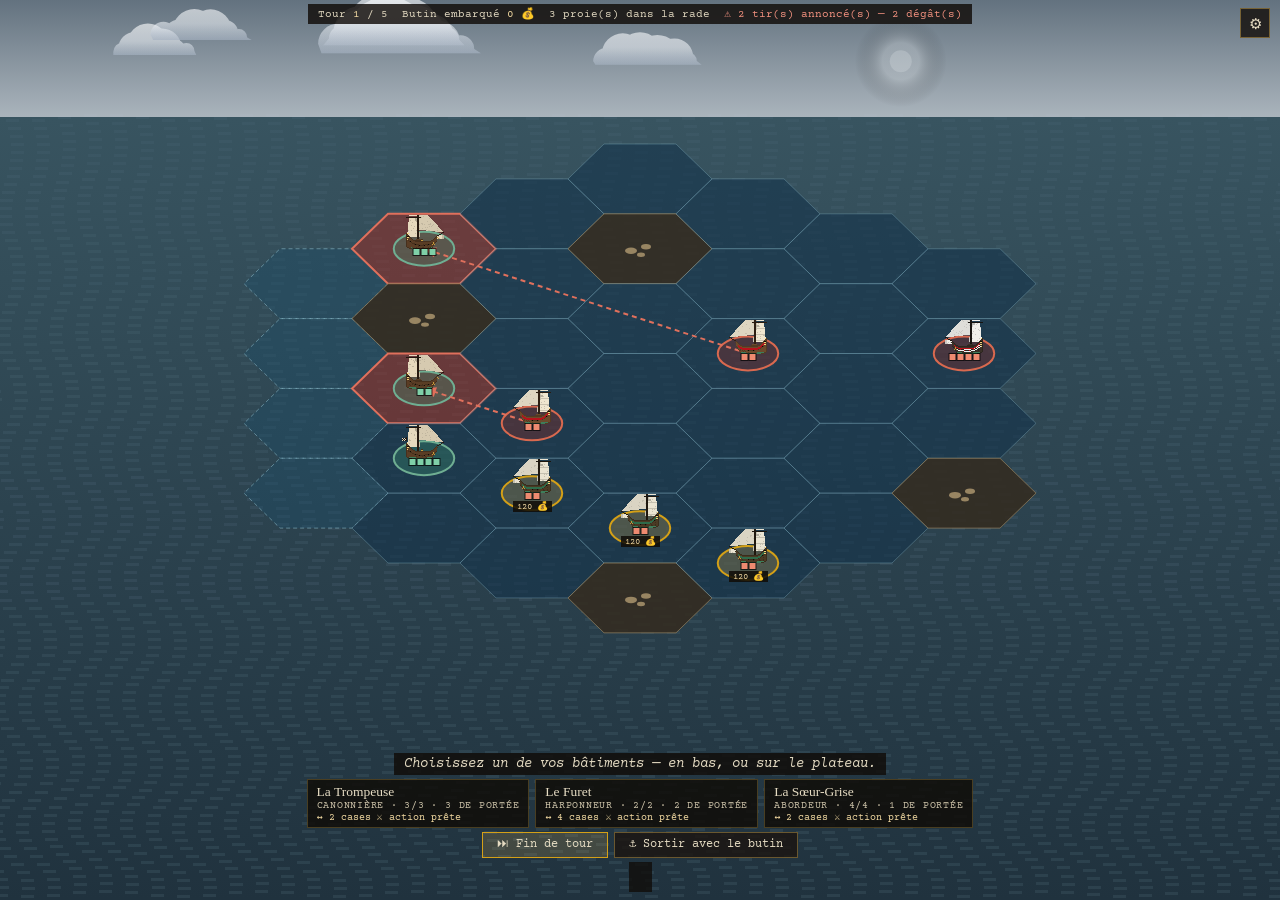
<file: docs/archives/mockups/d-breche.html>
<!DOCTYPE html>
<html lang="fr">
<head>
<meta charset="UTF-8">
<meta name="viewport" content="width=device-width,initial-scale=1.0">
<base href="../../../">
<title>D — la rade tactique (maquette jouable)</title>
<link rel="preconnect" href="https://fonts.googleapis.com">
<link rel="preconnect" href="https://fonts.gstatic.com" crossorigin>
<link href="https://fonts.googleapis.com/css2?family=IM+Fell+English:ital@0;1&family=IM+Fell+English+SC&family=Courier+Prime:wght@400;700&display=swap" rel="stylesheet">
<link rel="stylesheet" href="css/style.css">
<link rel="icon" href="data:image/svg+xml,%3Csvg xmlns='http://www.w3.org/2000/svg' viewBox='0 0 16 16'%3E%3Ctext y='14' font-size='14'%3E%F0%9F%8F%B4%E2%80%8D%E2%98%A0%EF%B8%8F%3C/text%3E%3C/svg%3E">
</head>
<body>
<canvas id="ocean"></canvas>
<div id="parchment"></div>
<main id="app"></main>
<div id="toast-container"></div>

<script type="module">
/* ============================================================
   D — LA RADE TACTIQUE, façon Into the Breach.
   Grille hexagonale en vue isométrique, récifs, coques petites.

   Le contrat : tout ce que la rade fera au prochain tour est
   écrit sur le plateau AVANT qu'on joue, et chaque action dit
   ce qu'elle fera avant qu'on la donne. Un tour est un problème
   résolu, jamais un pari (brief §4.1).

   Règles pures dans src/breche.js, géométrie dans src/hex.js.
   Interface : les feuilles et les modules du jeu.
   ============================================================ */

import { el, mount, modal } from './src/ui.js';
import { loadData } from './src/data.js';
import { loadLocales } from './src/i18n.js';
import { startOcean, randomOceanScene } from './src/ocean.js';
import { initFx, fxBroadside, fxExplosion } from './src/fx.js';
import { getGeneratedShip, drawGrid } from './src/sprites.js';
import { buildSpriteSpec, state } from './src/state.js';
import { versPixel, sommets, cadre, disque, key, distance, same } from './src/hex.js';
import * as D from './src/breche.js';

await Promise.all([loadData(), loadLocales()]);
startOcean(document.getElementById('ocean'));
initFx();

// Le plateau doit remplir l'écran : à 44, il flottait au milieu d'une mer vide
// et les mâts d'une rangée mordaient sur la rangée du dessus.
const TAILLE = 72;                       // rayon d'un hexagone, en pixels
const SVGNS = 'http://www.w3.org/2000/svg';

// Les coques sont petites : c'est la grille qui porte la lecture, pas le
// portrait du navire. Classe 6 (la plus courte) au grossissement 1 : trente
// pixels de large pour une case de quatre-vingt-huit.
const SPECS = {
  canonniere: () => spec('free_pirates', 6, 11),
  harponneur: () => spec('free_pirates', 6, 29),
  abordeur:   () => spec('free_pirates', 6, 47),
  escorte:    () => spec('espagnole', 6, 61),
  transport:  () => spec('hollandaise', 6, 83),
  batterie:   () => spec('marine_anglaise', 6, 97),
};
const spec = (faction, classe, graine) => buildSpriteSpec(
  { hullClass: classe, hullShape: 'auto', sailsPerMast: 2, jibs: 1, wear: 1 }, faction, graine);

let B, choisie = null, survol = null;

function neuve() {
  const graine = (Math.random() * 0xffffffff) >>> 0;
  let s = graine >>> 0 || 1;
  const rng = () => { s ^= s << 13; s >>>= 0; s ^= s >> 17; s ^= s << 5; s >>>= 0; return s / 4294967296; };
  randomOceanScene(['day', 'dawn', 'sunset', 'cloudy'][graine % 4]);
  B = D.nouvelleRade(D.genererRade(rng));
  B.graine = graine;
  choisie = null; survol = null;
}

/* --- le plateau -------------------------------------------------------- */

const boite = () => cadre(disque(B.rayon), { taille: TAILLE });
const px = (h) => { const p = versPixel(h, { taille: TAILLE }); const b = boite(); return { x: p.x - b.x0, y: p.y - b.y0 }; };

function plateau() {
  const b = boite();
  const scene = el('div', { class: 'hx-scene', style: `width:${b.largeur}px;height:${b.hauteur}px` });
  const svg = document.createElementNS(SVGNS, 'svg');
  svg.setAttribute('width', b.largeur);
  svg.setAttribute('height', b.hauteur);

  const atteignables = choisie && !choisie.aBouge ? D.atteignables(B, choisie) : [];
  const visables = choisie ? D.cibles(B, choisie) : [];
  const menacees = B.intentions;

  for (const h of disque(B.rayon)) {
    const poly = document.createElementNS(SVGNS, 'polygon');
    poly.setAttribute('points', sommets(h, { taille: TAILLE })
      .map(([x, y]) => `${x - b.x0},${y - b.y0}`).join(' '));
    const classes = ['hx-case'];
    if (D.estRecif(B, h)) classes.push('recif');
    else if (D.estPasse(B, h)) classes.push('passe');
    if (menacees.some((i) => i.q === h.q && i.r === h.r)) classes.push('menacee');
    if (atteignables.some((x) => same(x, h))) classes.push('atteignable');
    if (visables.some((x) => same(x, h))) classes.push('visable');
    if (choisie && same(choisie, h)) classes.push('ici');
    poly.setAttribute('class', classes.join(' '));
    if (classes.includes('atteignable') || classes.includes('visable')) {
      poly.addEventListener('click', () => surCase(h));
      poly.addEventListener('mouseenter', () => { survol = h; peindre(); });
      poly.addEventListener('mouseleave', () => { survol = null; peindre(); });
    }
    svg.appendChild(poly);

    // Un récif se voit sans légende : trois cailloux au milieu de la case.
    if (D.estRecif(B, h)) {
      const c = px(h);
      for (const [dx, dy, rr] of [[-9, 2, 6], [6, -2, 5], [1, 6, 4]]) {
        const e = document.createElementNS(SVGNS, 'ellipse');
        e.setAttribute('cx', c.x + dx); e.setAttribute('cy', c.y + dy);
        e.setAttribute('rx', rr); e.setAttribute('ry', rr * 0.55);
        e.setAttribute('class', 'hx-recif-marque');
        svg.appendChild(e);
      }
    }
  }

  // Un socle sous chaque coque. C'est la convention d'Into the Breach, et à
  // cette échelle c'est la SEULE façon de lire un camp d'un coup d'œil : deux
  // sprites de trente pixels qui se font face ne se distinguent pas.
  for (const u of B.unites.filter((x) => x.pv > 0)) {
    const c = px(u);
    const e = document.createElementNS(SVGNS, 'ellipse');
    e.setAttribute('cx', c.x); e.setAttribute('cy', c.y);
    e.setAttribute('rx', TAILLE * 0.42); e.setAttribute('ry', TAILLE * 0.42 * 0.56);
    e.setAttribute('class', `hx-socle ${u.camp}${u.type === 'transport' ? ' proie' : ''}`
      + (choisie && choisie.id === u.id ? ' joue' : ''));
    svg.appendChild(e);
  }

  // Les tirs annoncés, du tireur vers la case qu'il a nommée.
  for (const i of B.intentions) {
    const tireur = B.unites.find((u) => u.id === i.parId);
    if (!tireur || tireur.pv <= 0) continue;
    const a = px(tireur), z = px({ q: i.q, r: i.r });
    const l = document.createElementNS(SVGNS, 'line');
    l.setAttribute('x1', a.x); l.setAttribute('y1', a.y);
    l.setAttribute('x2', z.x); l.setAttribute('y2', z.y);
    l.setAttribute('class', 'hx-menace');
    svg.appendChild(l);
    const ang = Math.atan2(z.y - a.y, z.x - a.x);
    const t = document.createElementNS(SVGNS, 'polygon');
    const p = (k, off) => `${z.x - Math.cos(ang + off) * k},${z.y - Math.sin(ang + off) * k}`;
    t.setAttribute('points', `${z.x},${z.y} ${p(13, 0.4)} ${p(13, -0.4)}`);
    t.setAttribute('class', 'hx-menace-tete');
    svg.appendChild(t);
  }

  scene.appendChild(svg);
  scene.appendChild(jetons());
  return scene;
}

function jetons() {
  const couche = el('div', { class: 'hx-jetons' });
  // De haut en bas : ce qui est devant doit passer par-dessus ce qui est
  // derrière, sinon la profondeur se contredit.
  const ordre = [...B.unites].filter((u) => u.pv > 0).sort((a, b) => px(a).y - px(b).y);
  for (const u of ordre) {
    const p = px(u);
    const gen = getGeneratedShip(SPECS[u.type]());
    // On coupe le sprite à la flottaison et on ne garde qu'un bout de mâture :
    // en vue de dessus rapprochée, une coque entière avec ses trois étages de
    // voiles couvre la case voisine et la grille cesse de se lire.
    const HAUT = Math.min(gen.H, 34);
    const cv = el('canvas');
    cv.width = gen.W; cv.height = HAUT;
    const plein = document.createElement('canvas');
    plein.width = gen.W; plein.height = gen.H;
    drawGrid(plein, gen.grid, {
      color: gen.palette, flag: '',
      facing: u.camp === 'nous' ? 1 : -1,
      damaged: 1 - u.pv / u.pvMax,
    });
    const ctx = cv.getContext('2d');
    ctx.imageSmoothingEnabled = false;
    const bas = Math.min(gen.H, gen.waterY + 2);
    ctx.drawImage(plein, 0, bas - HAUT, gen.W, HAUT, 0, 0, gen.W, HAUT);
    const pips = el('div', { class: 'pv' });
    for (let i = 0; i < u.pvMax; i++) pips.appendChild(el('i', { class: i < u.pv ? '' : 'out' }));

    const jeton = el('div', {
      class: `hx-coque ${u.camp}${u.type === 'transport' ? ' proie' : ''}`
        + (choisie && choisie.id === u.id ? ' joue' : '')
        + (u.camp === 'nous' && u.aBouge && u.aAgi ? ' epuise' : ''),
      style: `left:${p.x}px;top:${p.y}px`,
    }, [cv, pips]);
    // Seules les proies portent leur étiquette en permanence : c'est la valeur
    // qui décide du tour. Neuf étiquettes empilées ne se lisaient plus.
    if (u.type === 'transport') {
      jeton.appendChild(el('div', { class: 'etiq', text: `${u.valeur} 💰` }));
    } else if (choisie && choisie.id === u.id) {
      jeton.appendChild(el('div', { class: 'etiq', text: u.nom }));
    }
    jeton.title = u.nom;
    couche.appendChild(jeton);
  }
  return couche;
}

/* --- ce qu'on peut faire ----------------------------------------------- */

function surCase(h) {
  if (!choisie) return;
  const cible = D.uniteEn(B, h);
  if (cible && cible.camp === 'eux') {
    const vu = D.apercu(B, choisie, h);
    if (!vu) return;
    fumee(choisie, vu.verbe === 'abordage' ? 'abordage' : 'tir');
    D.agir(B, choisie, h);
    if (vu.verbe !== 'abordage') setTimeout(() => impact(h), 120);
  } else {
    D.deplacer(B, choisie, h);
  }
  survol = null;
  if (choisie.aBouge && choisie.aAgi) choisie = D.nous(B).find((u) => !u.aAgi || !u.aBouge) || null;
  peindre();
}

// Un tir, c'est de la fumée. Le §9 proscrit les flashs, et sur des coques de
// trente pixels un éclair mangerait tout le plateau.
function fumee(u, quoi) {
  const n = document.querySelector(`.hx-coque[style*="left:${Math.round(px(u).x)}"]`);
  const p = px(u), s = document.querySelector('.hx-scene');
  if (!s) return;
  const r = s.getBoundingClientRect();
  fxBroadside(r.left + p.x, r.top + p.y, u.camp === 'nous' ? 1 : -1, { scale: quoi === 'tir' ? 1 : 0.6 });
}
function impact(h) {
  const s = document.querySelector('.hx-scene');
  if (!s) return;
  const r = s.getBoundingClientRect(), p = px(h);
  fxExplosion(r.left + p.x, r.top + p.y, { scale: 0.9 });
}

function texteApercu() {
  if (!choisie) return 'Choisissez un de vos bâtiments — en bas, ou sur le plateau.';
  const def = D.NOTRES[choisie.type];
  if (survol) {
    const c = D.uniteEn(B, survol);
    if (c) {
      const vu = D.apercu(B, choisie, survol);
      if (vu) {
        return vu.verbe === 'abordage'
          ? `<b>${c.nom}</b> — ${vu.texte}`
          : `<b>${c.nom}</b> — ${vu.perd ? `<span class="perte">${vu.texte}</span>` : vu.texte}`;
      }
    }
    return `Se porter là. Il restera ${choisie.aAgi ? 'rien à faire ce tour' : 'l\'action'}.`;
  }
  const reste = [];
  if (!choisie.aBouge) reste.push('se déplacer');
  if (!choisie.aAgi) reste.push(def.verbe === 'bordee' ? 'tirer' : def.verbe === 'grappin' ? 'harponner' : 'aborder');
  return `<b>${choisie.nom}</b> — ${def.dit} ${reste.length ? `Il lui reste à ${reste.join(' et ')}.` : 'Elle a tout fait.'}`;
}

/* --- rendu -------------------------------------------------------------- */

function fiches() {
  const box = el('div', { class: 'hx-flotte' });
  for (const u of B.unites.filter((x) => x.camp === 'nous')) {
    const def = D.NOTRES[u.type];
    const mort = u.pv <= 0;
    const f = el('div', {
      class: `hx-fiche${choisie && choisie.id === u.id ? ' active' : ''}${mort ? ' coule' : ''}`,
    }, [
      el('div', {}, [el('b', { text: u.nom })]),
      el('div', { class: 'role', text: `${def.role} · ${u.pv}/${u.pvMax} · ${def.portee} de portée` }),
      el('div', { class: 'reste' }, mort ? [document.createTextNode('coulée')] : [
        el('span', { class: u.aBouge ? 'fait' : '', text: u.aBouge ? '✓ déplacée' : `↔ ${u.mouvement} cases` }),
        document.createTextNode('  '),
        el('span', { class: u.aAgi ? 'fait' : '', text: u.aAgi ? '✓ a agi' : '⚔ action prête' }),
      ]),
    ]);
    if (!mort) f.addEventListener('click', () => { choisie = choisie && choisie.id === u.id ? null : u; survol = null; peindre(); });
    box.appendChild(f);
  }
  return box;
}

function peindre() {
  state.screen = 'bataille';
  const proies = D.eux(B).filter((u) => u.type === 'transport');
  const menace = B.intentions.reduce((s, i) => s + i.degats, 0);

  mount(el('div', { class: 'screen hx-screen' }, [
    el('div', { class: 'hx-etat' }, [
      el('span', { html: `Tour <b>${Math.min(B.tour, B.tours)}</b> / ${B.tours}` }),
      el('span', { html: `Butin embarqué <b>${D.butin(B)}</b> 💰` }),
      el('span', { html: `${proies.length} proie(s) dans la rade` }),
      B.echappes.length ? el('span', { class: 'danger', text: `${B.echappes.length} échappée(s)` }) : null,
      menace
        ? el('span', { class: 'danger', text: `⚠ ${B.intentions.length} tir(s) annoncé(s) — ${menace} dégât(s)` })
        : el('span', { text: 'Rien ne nous vise.' }),
    ]),
    el('div', { class: 'hx-plateau' }, [plateau()]),
    el('div', { class: 'hx-apercu', html: texteApercu() }),
    fiches(),
    el('div', { class: 'hx-ordres' }, [
      el('button', { class: 'bat-btn primary', text: '⏭ Fin de tour',
        on: { click: () => { D.finDeTour(B); choisie = null; survol = null; peindre(); } } }),
      el('button', { class: 'bat-btn', text: '⚓ Sortir avec le butin',
        on: { click: () => { D.sortir(B); peindre(); } } }),
    ]),
    el('div', { class: 'hx-journal', html: B.journal.slice(-2).join('<br>') || '&nbsp;' }),
  ]));

  if (B.fini) fin();
}

function fin() {
  if (document.querySelector('.bat-outcome')) return;
  const gagne = B.fini === 'retire';
  document.body.appendChild(el('div', { class: `bat-outcome ${gagne ? 'won' : 'lost'}` }, [
    el('h2', { text: gagne ? 'Sortis de la rade' : 'Perdus dans la rade' }),
    el('p', { text: gagne
      ? `${D.butin(B)} 💰 · ${B.pris.length} prise(s) · ${D.nous(B).length} coque(s) ramenée(s).`
      : 'Plus une coque à nous. Le butin reste au fond avec elles.' }),
    B.echappes.length ? el('p', { class: 'warn', text: `${B.echappes.length} proie(s) ont gagné la passe.` }) : null,
    el('div', { class: 'bat-outcome-btns' }, [
      el('button', { class: 'btn-level-1', text: '↺ Une autre rade',
        on: { click: () => { document.querySelector('.bat-outcome').remove(); neuve(); peindre(); } } }),
    ]),
  ]));
}

/* --- outils de maquette, derrière la roue crantée ---------------------- */
document.body.appendChild(el('button', {
  class: 'rc-gear', text: '⚙', attrs: { title: 'Outils de maquette' }, on: { click: dev },
}));

function dev() {
  const box = el('div', { class: 'rc-carte' }, [
    el('h2', { text: 'Maquette D — la rade tactique' }),
    el('div', { class: 'rc-dev' }, [
      el('p', { text: "Grille hexagonale en vue isométrique, façon Into the Breach. Tout ce que la rade fera au prochain tour est écrit sur le plateau ; chaque action dit ce qu'elle fera avant qu'on la donne. La poussée est le verbe central : on annule un tir en bousculant le tireur, et on détruit une proie en la poussant sur un récif." }),
      el('h5', { text: 'Ce plateau' }),
      el('p', { html: `graine <span class="val">${B.graine}</span> · rayon <span class="val">${B.rayon}</span> · `
        + `<span class="val">${B.recifs.size}</span> récifs · tour <span class="val">${B.tour}</span>/${B.tours}` }),
      el('h5', { text: 'Unités' }),
      el('p', { html: B.unites.map((u) =>
        `${u.pv > 0 ? '' : '✝ '}${u.nom} — ${u.camp}/${u.type}, (${u.q},${u.r}), ${u.pv}/${u.pvMax} pv`
        + (u.valeur ? `, ${u.valeur} 💰` : '')).join('<br>') }),
      el('h5', { text: 'Intentions annoncées' }),
      el('p', { html: B.intentions.length
        ? B.intentions.map((i) => {
          const t = B.unites.find((u) => u.id === i.parId);
          return `${t.nom} (${i.deQ},${i.deR}) → (${i.q},${i.r}) pour ${i.degats}`;
        }).join('<br>')
        : 'aucune' }),
      el('h5', { text: 'Forme mesurée' }),
      el('p', { text: "Sur 200 plateaux joués par deux politiques : l'appliqué rapporte ~200 💰 et 1,7 prise, le maladroit ~48 💰 et 0,4. Un joueur qui regarde les intentions et les récifs gagne quatre fois plus qu'un joueur qui tire au hasard — c'est la mesure de « la position compte »." }),
    ]),
    el('div', { class: 'rc-actions' }, [
      el('button', { class: 'btn-level-4', text: 'Fermer', on: { click: () => close() } }),
    ]),
  ]);
  const { close } = modal(box);
}

neuve();
peindre();
</script>
</body>
</html>
</file>
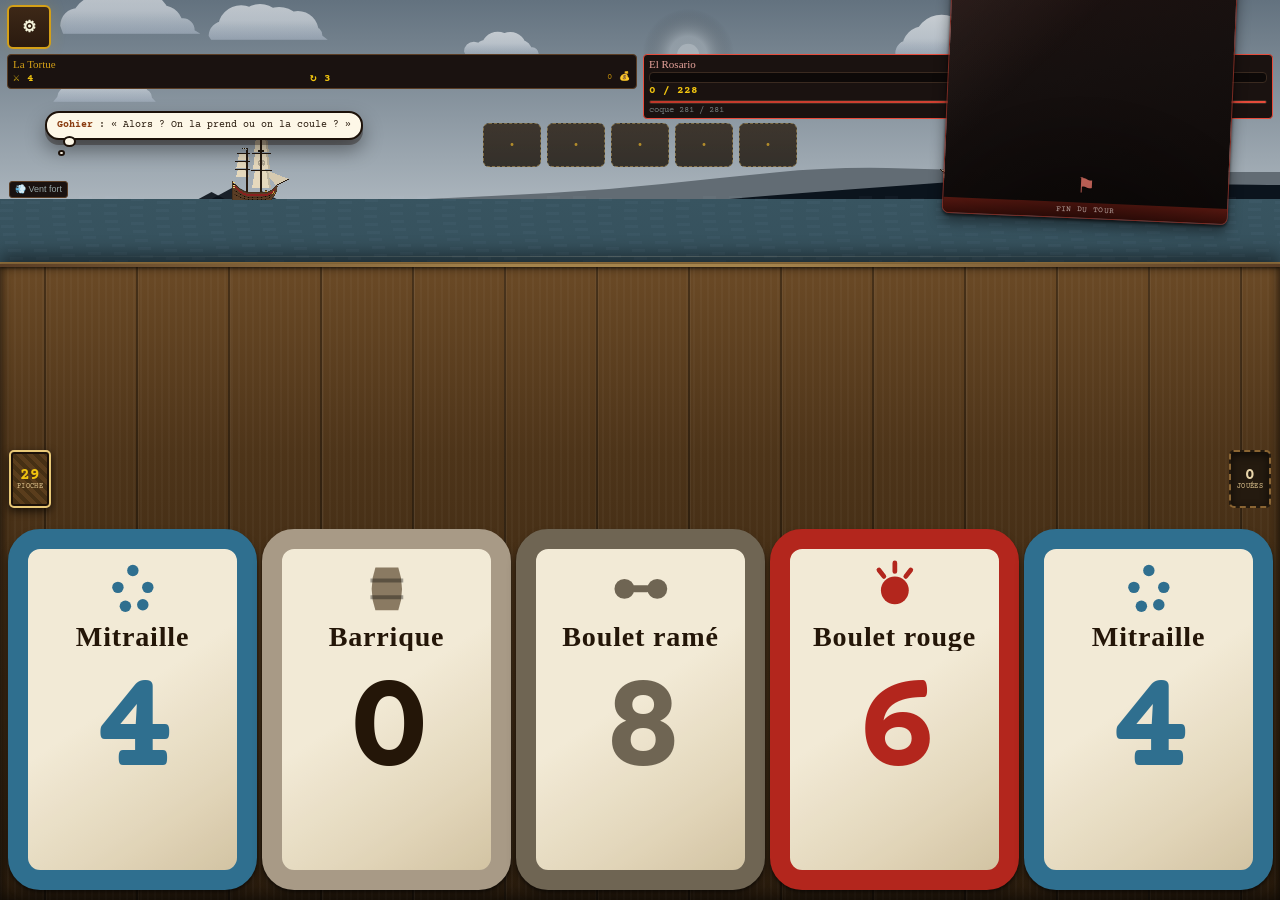
<file: docs/archives/mockups/e-cartes.html>
<!DOCTYPE html>
<html lang="fr">
<head>
<meta charset="UTF-8">
<meta name="viewport" content="width=device-width,initial-scale=1.0,viewport-fit=cover">
<base href="../../../">
<title>E — la chasse-partie en cartes (maquette jouable)</title>
<!-- titre: La chasse-partie -->
<link rel="preconnect" href="https://fonts.googleapis.com">
<link rel="preconnect" href="https://fonts.gstatic.com" crossorigin>
<link href="https://fonts.googleapis.com/css2?family=IM+Fell+English:ital@0;1&family=IM+Fell+English+SC&family=Courier+Prime:wght@400;700&display=swap" rel="stylesheet">
<link rel="stylesheet" href="css/style.css">
<link rel="icon" href="data:image/svg+xml,%3Csvg xmlns='http://www.w3.org/2000/svg' viewBox='0 0 16 16'%3E%3Ctext y='14' font-size='14'%3E%F0%9F%8F%B4%3C/text%3E%3C/svg%3E">
</head>
<body data-bg="sea">
<canvas id="ocean"></canvas>
<div id="parchment"></div>
<main id="app"></main>

<script type="module">
/* ============================================================
   E — LA CHASSE-PARTIE EN CARTES.

   Ce qui vient du jeu, et n'est pas réinventé ici :
     src/cartes.js         les règles, pures et sans dé
     src/sprites.js        les coques, générées à l'exécution
     src/ocean.js          le ciel et la mer animés
     src/fx.js             la fumée, les éclats, les nombres flottants
     data/equipage.json    les munitions, l'état-major, les prises, les intentions
     data/weather.json     la météo, avec ses vrais modificateurs
     data/phylacteres.json les voix de l'équipage
     css/style.css         l'interface (§17 de css/deck.css pour cet écran)

   MOBILE D'ABORD, et rien en bas de l'écran qu'un râtelier de bois : l'ordre
   est un GESTE. On touche pour choisir ses hommes, on pousse la volée vers la
   zone qui s'ouvre sous La Tortue, elle part. Monter puis redescendre annule.
   ============================================================ */

import * as C from './src/cartes.js';
import * as Voy from './src/voyage.js';
import { coastlines, places, routeEntre } from './src/caribbean.js';
import { getGeneratedShip, drawGrid } from './src/sprites.js';
import { startOcean, randomOceanScene } from './src/ocean.js';
import { initFx, fxFloatText } from './src/fx.js';

const el = (tag, o = {}, kids = []) => {
  const n = document.createElement(tag);
  if (o.class) n.className = o.class;
  if (o.text !== undefined) n.textContent = o.text;
  if (o.html !== undefined) n.innerHTML = o.html;
  if (o.attrs) for (const [k, v] of Object.entries(o.attrs)) n.setAttribute(k, v);
  if (o.on) for (const [e, f] of Object.entries(o.on)) n.addEventListener(e, f);
  for (const k of [].concat(kids)) if (k != null) n.appendChild(typeof k === 'string' ? document.createTextNode(k) : k);
  return n;
};
const app = () => document.getElementById('app');
const attendre = (ms) => new Promise((r) => setTimeout(r, ms));

const jget = async (p) => (await fetch(p)).json();
const [CONTENU, METEO, PHY] = await Promise.all([
  jget('data/equipage.json'), jget('data/weather.json'), jget('data/phylacteres.json'),
]);
const METEO_CLES = Object.keys(METEO);

/* L'aléatoire vit ici, dans la GÉNÉRATION, et nulle part ailleurs. */
let graine = (Math.random() * 4294967295) >>> 0;
const rngPour = (s) => { let x = s >>> 0 || 1; return () => { x ^= x << 13; x >>>= 0; x ^= x >> 17; x ^= x << 5; x >>>= 0; return x / 4294967296; }; };
let rng = rngPour(graine);

const P = C.nouvellePartie(CONTENU);
const V = Voy.nouveauVoyage();
// LA CARTE DES CARAÏBES EST FERMÉE POUR L'INSTANT. On teste les combats, donc
// on y entre directement : `retourAuJeu()` engage la prise suivante au lieu
// d'ouvrir la carte. Rien n'est supprimé — `ecranCarte()` et `src/voyage.js`
// restent entiers, et `CARTE_OUVERTE = true` rallume le tout tel quel.
const CARTE_OUVERTE = false;
let ecran = CARTE_OUVERTE ? 'carte' : 'chasse';
let trouve = null;        // ce qu'une épave vient de rendre
let viseeCarte = null;    // l'escale visée, en attente de confirmation
let rencontre = null;     // la rencontre en cours
// LA DERNIÈRE CHOSE QUI S'EST PASSÉE, en une ligne. Ce n'est PAS un état : ça
// se dit, puis ça s'efface. Le tableau la gardait affichée jusqu'au tour
// suivant, si bien qu'une phrase d'ambiance restait sous les yeux pendant toute
// une composition de volée, à la place du compte.
let mot = '';
let motT = null;
let occupe = false;      // une animation est en cours : les gestes sont sourds
let neuves = [];         // les `uid` relevés au dernier tour, pour l'animation

// On refait la main à ras en gardant trace de QUI vient d'arriver : c'est ce
// qui permet de ne faire voler que les nouvelles cartes.
function relever(combien) {
  const avant = new Set(P.main.map((c) => c.uid));
  C.completer(P, rng, combien);
  neuves = P.main.filter((c) => !avant.has(c.uid)).map((c) => c.uid);
}

/* ------------------------------------------------------------- la houle
   L'amplitude vient de la météo réelle : un calme plat ne berce pas comme un
   grain. C'est décoratif, mais c'est la seule chose qui dise « ce navire
   flotte » plutôt que « ce navire est collé au fond de l'écran ». */
// L'AMPLITUDE SE COMPTE EN RANGS DE COQUE, pas en pixels choisis à l'œil : un
// navire est peint à 3 px par rang, si bien qu'un enfoncement de 6 px cache
// deux rangs de bordé et se VOIT. À 2 px, la houle était mathématiquement là
// et visuellement absente. Le plafond est de cinq rangs : au-delà, la coque
// disparaissait tout entière et il ne restait qu'une mâture posée sur l'eau.
const HOULE = {
  calme: { amp: 2, gite: 0.3, periode: 8 },
  brise: { amp: 5, gite: 0.9, periode: 5.4 },
  vent_fort: { amp: 8, gite: 2.4, periode: 3.6 },
  brume: { amp: 4, gite: 0.6, periode: 6.4 },
  grain: { amp: 11, gite: 3.4, periode: 2.9 },
  tempete: { amp: 15, gite: 5, periode: 2.4 },
};
const houle = () => HOULE[P.meteo && P.meteo.id] || HOULE.brise;

/* ------------------------------------------------------------- les coques */

// Une coque générée porte SA PALETTE : ses caractères sont ceux du générateur.
// Lui passer une couleur unique fait retomber chaque caractère inconnu sur
// cette couleur — coque en aplat, sans voiles ni pavillon, sans erreur levée.
//
// Le canvas est RECADRÉ à la ligne de flottaison : la mer vient exactement au
// bas de l'image, donc aligner deux coques par le bas les aligne par la
// flottaison, quelles que soient leurs tailles de grille.
function peindreCoque(cv, spec, facing, { feu = 0, px = 3 } = {}) {
  if (!cv) return;
  const g = getGeneratedShip(spec);
  const grille = (g.grid || g).map((r) => (typeof r === 'string' ? r : r.join('')));
  const cols = grille[0].length, rows = grille.length;
  const eau = g.waterY != null ? g.waterY : rows - 1;

  // ON NE MONTRE PAS LA FLOTTAISON. Ni bande de vagues, ni découpe dessinée,
  // ni œuvres vives : `drawGrid` coupe la coque à la ligne d'eau et l'on
  // s'arrête là. Tout ce qui a été tenté pour la rendre visible — un bord
  // mangé en creux, une frange d'écume, un train d'ondes par-dessus — se
  // remarquait plus que la mer elle-même. Il ne reste que le MOUVEMENT des
  // navires, qui suffit à dire qu'ils flottent.
  const off = document.createElement('canvas');
  off.width = cols * px; off.height = rows * px;
  drawGrid(off, grille, { color: g.palette, flag: '', facing, waterRow: eau });

  cv.width = cols * px; cv.height = (eau + 1) * px;
  const ctx = cv.getContext('2d');
  ctx.imageSmoothingEnabled = false;
  ctx.drawImage(off, 0, 0);

  cv.dataset.flottaison = String((eau + 1) * px);
  cv.dataset.eau = String((eau + 1) * px);
  cv.dataset.pont = String(Math.round((eau - 3) * px));
  // LES SABORDS, relevés dans la grille elle-même. Le générateur les marque
  // d'un caractère ('p') : on note où ils sont, en pixels du canvas, pour que
  // la fumée et les boulets partent de là et pas d'un point moyen inventé.
  sabordsDe(cv, grille, px, facing, eau);
  if (feu > 0) allumer(cv, feu, px, eau, facing);
}

// LE FEU FUME EN CONTINU. Peint dans le canvas, il ne bougeait qu'à la
// repeinte — c'est-à-dire une fois par tour : un incendie figé. La braise
// reste peinte (elle appartient à la coque), la fumée est un panache de DOM
// qui monte tant que le navire brûle.
let braise = 0;
// Chaque coque a sa propre phase de vague : deux navires n'entrent pas dans
// l'eau au même endroit de la même houle.
const PHASES = { 'c-nous': 0, 'c-prise': 2.1 };
const phaseHoule = (id) => (PHASES[id] || 0) + braise * 0.6;
let panache = null;
function fumerEnContinu() {
  clearInterval(panache);
  const feux = () => [
    { id: 'c-nous', f: 1 },
    { id: 'c-prise', f: P.prise ? P.prise.pv / P.prise.max : 1 },
  ].filter((x) => x.f < 0.4 && document.getElementById(x.id));
  panache = setInterval(() => {
    if (ecran !== 'chasse') return;
    for (const { id, f } of feux()) {
      const cv = document.getElementById(id);
      const r = cv.getBoundingClientRect();
      const gros = f < 0.2 ? 1.6 : 1.1;
      // Une masse qui monte et se délite, pas un rond : `volute` tire un
      // contour irrégulier par bouffée. La fumée d'incendie monte plus haut
      // et plus lentement que celle d'un canon.
      volute('fumee', {
        x: r.left + r.width * (0.35 + Math.random() * 0.3),
        y: r.top + r.height * 0.66,
      }, {
        largeur: 26 * gros, hauteur: 24 * gros,
        vers: (Math.random() - 0.35) * 26, monte: -62 * gros,
        duree: 2200 + Math.random() * 900, lobes: 4, graine: Math.random() * 100,
      });
    }
  }, 340);
}
function allumer(cv, force, px, eau, facing) {
  const ctx = cv.getContext('2d');
  const pont = (eau - 5) * px;
  const largeur = cv.width;
  const n = 4 + force * 5;
  for (let i = 0; i < n; i++) {
    const t = (i * 2.399 + braise) % 1;
    const x = Math.round((0.28 + t * 0.44) * largeur) + (facing === 1 ? -6 : 6);
    const h = 2 + ((i * 7 + braise * 13) % 5);
    ctx.fillStyle = i % 3 === 0 ? 'rgba(255,214,102,.95)' : i % 3 === 1 ? 'rgba(240,120,32,.9)' : 'rgba(180,42,18,.85)';
    ctx.fillRect(x, pont - h * px, px, h * px);
  }
  ctx.fillStyle = 'rgba(60,54,48,.35)';
  for (let i = 0; i < 5; i++) {
    const x = Math.round((0.3 + ((i * 0.17 + braise * 0.1) % 0.4)) * largeur);
    ctx.fillRect(x, pont - (10 + i * 3) * px, px * 3, px * 2);
  }
}

const SABORDS = new Map();
function sabordsDe(cv, grille, px, facing, eau) {
  const cols = grille[0].length;
  const pts = [];
  for (let y = 0; y <= eau; y++) {
    for (let x = 0; x < cols; x++) {
      if (grille[y][x] !== 'p') continue;
      const vx = facing === 1 ? x : cols - 1 - x;
      pts.push({ x: (vx + 0.5) * px, y: (y + 0.5) * px });
    }
  }
  SABORDS.set(cv.id, pts);
}

// Les sabords en coordonnées d'écran, pour un tir donné. On prend ceux du
// côté qui tire — un boulet ne sort pas par la poupe.
function bouches(id, sens) {
  const cv = document.getElementById(id);
  const pts = SABORDS.get(id) || [];
  if (!cv || !pts.length) return [centre(id, sens === 1 ? 0.82 : 0.18, 0.42)];
  const r = cv.getBoundingClientRect();
  const kx = r.width / cv.width, ky = r.height / cv.height;
  const ecran = pts.map((p) => ({ x: r.left + p.x * kx, y: r.top + p.y * ky }));
  ecran.sort((a, b) => (sens === 1 ? b.x - a.x : a.x - b.x));
  return ecran.slice(0, Math.max(1, Math.min(4, Math.ceil(ecran.length / 2))));
}

const specNous = () => ({
  seed: 4211, hullClass: 4, hullShape: 'fine', sailsPerMast: 3, jibs: 1, wear: 0,
  colors: { hull: '#5a3d25', sail: '#e6d9bd', faction: '#8a1f1f' },
  flag: { motif: 'Crâne', bg: '#161616', sym: '#e6d9bd', accent: '#f1c40f' },
  trim: 'simple', emblem: 'petit',
});
const specPrise = () => ({
  seed: P.prise.sceau || 9137, hullClass: P.prise.hullClass, hullShape: 'ronde',
  sailsPerMast: 3, jibs: 2, wear: 1,
  colors: { hull: '#6b4a26', sail: '#f0e6cc', faction: '#c8a227' },
  flag: { motif: 'Croix', bg: '#f0e6cc', sym: '#a3242a', accent: '#c8a227' },
  trim: 'doré', emblem: 'grand',
});

function peindreCoques() {
  braise += 1;
  // La Tortue n'a plus de points de vie : elle ne brûle plus. C'est la prise
  // qui fume, et seulement elle.
  const feuNous = 0;
  const feuElle = P.prise.pv / P.prise.max < 0.4 ? (P.prise.pv / P.prise.max < 0.2 ? 2 : 1) : 0;
  // UNE SEULE ÉCHELLE pour les deux coques, calculée sur la plus haute et sur
  // la bande de mer disponible. Deux échelles différentes faisaient de la
  // frégate et de la barque deux jouets sans rapport de taille ; et une
  // échelle fixe débordait vers le haut, poussant les plaques par-dessus le
  // ruban — un débordement qu'`overflow: hidden` aurait masqué en silence.
  // On mesure la BANDE, jamais le conteneur des coques : celui-ci tire sa
  // hauteur du canvas qu'on est en train de dimensionner, et chaque repeinte
  // rétrécissait les navires un peu plus. Une boucle de rétroaction silencieuse
  // — rien n'échoue, les navires deviennent seulement minuscules.
  const bande = document.querySelector('.ecran-cartes .mer');
  const plaques = document.querySelector('.ecran-cartes .etiquettes');
  const dispo = bande ? (bande.clientHeight - (plaques ? plaques.offsetHeight : 0) - 8) * 0.84 : 120;
  const hauteurs = [specNous(), specPrise()].map((s) => {
    const g = getGeneratedShip(s);
    return (g.waterY != null ? g.waterY : (g.grid || g).length - 1) + 1;
  });
  const px = Math.max(1, Math.min(5, Math.floor(dispo / Math.max(...hauteurs))));
  peindreCoque(document.getElementById('c-nous'), specNous(), 1, { feu: feuNous, px });
  peindreCoque(document.getElementById('c-prise'), specPrise(), -1, { feu: feuElle, px });
  const h = houle();
  for (const id of ['c-nous', 'c-prise']) {
    const cv = document.getElementById(id);
    if (!cv) continue;
    cv.style.setProperty('--amp', `${h.amp}px`);
    cv.style.setProperty('--gite', `${h.gite}deg`);
    cv.style.setProperty('--periode', `${h.periode + (id === 'c-prise' ? 0.7 : 0)}s`);
    // Les deux navires ne montent pas sur la même vague : un décalage suffit à
    // ce que la mer ait l'air d'une mer et non d'un plateau qui bascule.
    cv.style.setProperty('--decalage', id === 'c-prise' ? '-1.3s' : '0s');
  }
}

/* ------------------------------------------------------------ le boulet */
// Un tir se suit des yeux : bouffée au départ, boulet en vol, éclat à
// l'arrivée, chiffre qui monte. Les deux tirs sont SÉQUENTIELS — le nôtre,
// puis le sien — parce que deux fumées simultanées ne racontent rien.
function centre(id, dx = 0.5, dy = 0.45) {
  const n = document.getElementById(id);
  if (!n) return { x: innerWidth / 2, y: innerHeight / 2 };
  const r = n.getBoundingClientRect();
  return { x: r.left + r.width * dx, y: r.top + r.height * dy };
}
// TOUT CE QUI VOLE VIT DANS LA MER, PAS DANS LA PAGE.
//
// Les boulets, les copeaux et la fumée étaient posés sur `document.body` en
// `position: fixed`. Résultat mesuré : un boulet dont la transformation disait
// `translate(96px, 341px)` était rapporté par le navigateur à y = 1008, un
// écran plus bas — invisible, à chaque tir, depuis le début. Le repère d'un
// élément fixé dépend de ses ancêtres (`transform`, `filter`, `contain`…), et
// s'appuyer dessus, c'est bâtir sur une hypothèse qu'on ne contrôle pas.
//
// Ils sont maintenant posés DANS la bande de mer, en coordonnées relatives à
// elle : le repère est celui du décor où ils volent, ils sont détourés avec
// lui, et la question ne peut plus se reposer.
const laMer = () => document.querySelector('.screen.ecran-cartes .mer');

// Un point de l'écran ramené dans le repère de la mer.
function dansLaMer(pt) {
  const m = laMer();
  if (!m) return pt;
  const r = m.getBoundingClientRect();
  return { x: pt.x - r.left, y: pt.y - r.top };
}
function poser(classe) {
  const m = laMer();
  const d = el('div', { class: classe });
  (m || document.body).appendChild(d);
  return d;
}

// DES ÉCLATS. Un boulet dans un bordé de chêne n'ouvre pas un trou net : il
// arrache des copeaux, qui volent plus loin que la fumée. C'est ce qui dit
// « la coque a pris » plutôt que « quelque chose a explosé ».
function copeaux(pt, n = 10, teintes = ['#b98a4b', '#8a6234', '#e6d9bd', '#5a3d25']) {
  const o = dansLaMer(pt);
  for (let i = 0; i < n; i++) {
    const d = poser('copeau');
    const ang = (Math.PI * (0.15 + Math.random() * 0.7)) * (Math.random() < 0.5 ? 1 : -1) + Math.PI;
    const dist = 22 + Math.random() * 46;
    const dx = Math.cos(ang) * dist, dy = -Math.abs(Math.sin(ang)) * dist * 0.7 + 12;
    d.style.left = `${o.x}px`; d.style.top = `${o.y}px`;
    d.style.background = teintes[i % teintes.length];
    d.style.width = `${2 + Math.random() * 3}px`;
    d.style.height = `${1 + Math.random() * 2}px`;
    d.animate(
      [{ transform: 'translate(0,0) rotate(0deg)', opacity: 1 },
        { transform: `translate(${dx}px, ${dy + 26}px) rotate(${Math.random() * 540 - 270}deg)`, opacity: 0 }],
      { duration: 420 + Math.random() * 320, easing: 'cubic-bezier(.2,.7,.4,1)' },
    ).onfinish = () => d.remove();
  }
}

// LA FUMÉE : UNE SEULE MASSE, pas une grappe de ronds.
//
// Une bordée ne fait pas six ronds de fumée côte à côte : elle fait UN nuage,
// bosselé, qui sort du flanc. Six éléments semi-transparents laissaient voir
// tous leurs recouvrements — exactement le défaut des nuages du ciel, et la
// même correction : une seule surface, dont le contour irrégulier vient de
// plusieurs lobes peints DANS le même élément, plus un flou qui les soude.
function volute(classe, pt, { largeur = 30, hauteur = 26, vers = 0, monte = -18, duree = 1100, lobes = 4, graine = 0 } = {}) {
  const o = dansLaMer(pt);
  const d = poser(classe);
  const h = (n) => { const v = Math.sin((graine + 1) * 12.9898 + n * 78.233) * 43758.5453; return v - Math.floor(v); };
  const couches = [];
  for (let i = 0; i < lobes; i++) {
    const cx = 18 + h(i) * 64;
    const cy = 26 + h(i + 7) * 48;
    const r = 26 + h(i + 13) * 22;
    couches.push(`radial-gradient(${r}% ${r * 1.1}% at ${cx}% ${cy}%, var(--coeur) 0%, var(--bord) 62%, transparent 78%)`);
  }
  d.style.backgroundImage = couches.join(',');
  d.style.left = `${o.x}px`; d.style.top = `${o.y}px`;
  d.style.width = `${largeur}px`; d.style.height = `${hauteur}px`;
  d.animate([
    { transform: 'translate(-50%,-50%) scale(.4) rotate(0deg)', opacity: 0 },
    { transform: `translate(calc(-50% + ${vers * 0.4}px), calc(-50% + ${monte * 0.35}px)) scale(1.1) rotate(${vers > 0 ? 14 : -14}deg)`, opacity: .9, offset: .28 },
    { transform: `translate(calc(-50% + ${vers}px), calc(-50% + ${monte}px)) scale(2.2) rotate(${vers > 0 ? 40 : -40}deg)`, opacity: 0 },
  ], { duration: duree, easing: 'cubic-bezier(.15,.6,.4,1)' }).onfinish = () => d.remove();
  return d;
}

// LA BOUFFÉE D'UNE BORDÉE : une seule masse posée sur le flanc, large comme
// la rangée de sabords, et qui part vers l'extérieur.
function bouffee(pts, sens, taille = 1) {
  const xs = pts.map((p) => p.x), ys = pts.map((p) => p.y);
  const centreX = (Math.min(...xs) + Math.max(...xs)) / 2;
  const centreY = (Math.min(...ys) + Math.max(...ys)) / 2;
  const etendue = Math.max(38, Math.max(...xs) - Math.min(...xs) + 40);
  volute('boufee', { x: centreX + sens * 8, y: centreY }, {
    largeur: etendue * taille, hauteur: (Math.max(...ys) - Math.min(...ys) + 42) * taille,
    vers: sens * (26 + Math.random() * 14), monte: -8 - Math.random() * 8,
    duree: 1000, lobes: 5, graine: Math.random() * 100,
  });
}

// L'IMPACT. Un boulet dans un bordé de chêne ne fait pas une boule de feu
// orange : il fait un choc clair très bref, une masse de poussière sale qui
// s'ouvre vers l'extérieur, et surtout du BOIS QUI VOLE. C'est le bois qui
// dit que la coque a pris ; la fumée seule dit « quelque chose a explosé ».
function impact(pt) {
  // Le choc : un éclat de lumière très court, pas une explosion.
  const f = poser('choc');
  const o = dansLaMer(pt);
  f.style.left = `${o.x}px`; f.style.top = `${o.y}px`;
  f.animate([
    { transform: 'translate(-50%,-50%) scale(.3)', opacity: .95 },
    { transform: 'translate(-50%,-50%) scale(1.5)', opacity: 0 },
  ], { duration: 180, easing: 'ease-out' }).onfinish = () => f.remove();

  // La poussière : une seule masse, sale, qui s'ouvre et retombe.
  volute('poussiere', pt, {
    largeur: 46, hauteur: 34,
    vers: (Math.random() - 0.5) * 18, monte: -10,
    duree: 1400, lobes: 5, graine: Math.random() * 100,
  });

  // Le bois. Beaucoup, de la couleur du bordé : c'est lui qui dit que la coque
  // a pris. Il n'y a plus de tir au gréement, donc plus de toile qui vole.
  copeaux(pt, 20, ['#b98a4b', '#8a6234', '#5a3d25', '#e6d9bd', '#3a2712']);
}

// LE BOULET. Il était noir, minuscule, et rapporté hors de l'écran : personne
// ne l'a jamais vu. Il est clair, plus gros, plus lent, et il traîne un
// sillage — c'est le sillage qu'on suit des yeux, pas la bille.
function boulet(a, b, duree = 620) {
  return new Promise((fini) => {
    const oa = dansLaMer(a), ob = dansLaMer(b);
    const d = poser('boulet');
    const arc = Math.min(70, Math.abs(ob.x - oa.x) * 0.26);
    const t0 = performance.now();
    let dernier = 0;
    const pas = (t) => {
      const k = Math.min(1, (t - t0) / duree);
      const x = oa.x + (ob.x - oa.x) * k;
      const y = oa.y + (ob.y - oa.y) * k - Math.sin(k * Math.PI) * arc;
      d.style.transform = `translate(${x - 8}px, ${y - 8}px)`;
      if (t - dernier > 45 && k < 0.92) {
        dernier = t;
        const f = poser('boulet-sillage');
        f.style.transform = `translate(${x - 6}px, ${y - 6}px)`;
        setTimeout(() => f.remove(), 620);
      }
      if (k < 1) requestAnimationFrame(pas); else { d.remove(); fini(); }
    };
    requestAnimationFrame(pas);
  });
}

async function tir(deId, versId, sens, texte, ton, { cible = 'coque', boulets = 3 } = {}) {
  // COMBIEN DE BOULETS PARTENT, c'est le cran de puissance qui le dit. Une
  // volée sourde en envoie un, une volée démontée toute la rangée : le nombre
  // de bouches qui tirent EST l'échelle, avant même l'écran qui tremble.
  const ports = bouches(deId, sens).slice(0, Math.max(1, boulets));
  const cv = document.getElementById(versId);
  const r = cv ? cv.getBoundingClientRect() : null;
  // OÙ LE BOULET FRAPPE. À la coque, c'est le bordé entre le pont et l'eau —
  // pas le milieu de l'image, qui tombait dans les voiles. On se sert des
  // repères relevés à la peinture : `pont` et `flottaison`, en pixels du
  // canvas, ramenés à l'échelle d'affichage.
  const ech = cv && r ? r.height / cv.height : 1;
  const pont = cv ? Number(cv.dataset.pont || 0) * ech : 0;
  const flot = cv ? Number(cv.dataset.flottaison || cv.height) * ech : 0;
  const b = r
    ? {
      x: r.left + r.width * (0.36 + Math.random() * 0.28),
      y: r.top + pont + (flot - pont) * (0.35 + Math.random() * 0.45),
    }
    : centre(versId, 0.5, 0.45);

  // Toutes les bouches tirent, décalées de quelques millisecondes : c'est ce
  // décalage qui fait entendre une bordée plutôt qu'un coup.
  bouffee(ports, sens, 1);
  await attendre(120 + ports.length * 30);

  await Promise.all(ports.map((pt, i) => attendre(i * 45).then(() => boulet(pt, {
    x: b.x + (Math.random() - 0.5) * 22, y: b.y + (Math.random() - 0.5) * 16,
  }, 520 + i * 30))));

  impact(b, cible);
  if (texte) fxFloatText(b.x, b.y - 26, texte, ton);
  await attendre(280);
  return b;
}

/* ------------------------------------------------------------ phylactères */
// La réplique la plus SPÉCIFIQUE d'abord : une phrase sur la mer d'huile
// pendant une tempête casse le peu de fiction qu'un phylactère porte. Les
// étiquettes du tirage (`quand`) sont celles de la météo et de la prise ;
// une réplique sans étiquette est un filet, elle ne sort que faute de mieux.
function phylactere(moment, etiquettes = []) {
  const toutes = (PHY.repliques || []).filter((r) => r.moment === moment);
  const precises = toutes.filter((r) => (r.quand || []).some((q) => etiquettes.includes(q)));
  const lignes = precises.length ? precises : toutes.filter((r) => !r.quand || !r.quand.length);
  if (!lignes.length) return;
  const r = lignes[Math.floor(rng() * lignes.length)];
  const v = PHY.voix[r.voix] || { nom: r.voix, role: '' };
  mot = `<b>${v.nom}</b> : « ${r.texte} »`;
  motJusqua = Date.now() + DUREE_MOT;
}

/* --------------------------------------------------------------- prises */
// Le seul chemin de retour au jeu depuis un écran d'entre-deux : la carte si
// elle est ouverte, sinon l'escale de chasse la plus proche. Un seul endroit,
// pour qu'on n'ait pas à retrouver six `ecran = 'carte'` le jour où la carte
// rouvre.
function retourAuJeu() {
  if (CARTE_OUVERTE) { ecran = 'carte'; rendre(); return; }
  const ouvertes = Voy.escales(V);
  const cible = ouvertes.find((o) => o.type === 'chasse' || o.type === 'boss') || ouvertes[0];
  if (!cible) { ecran = 'carte'; rendre(); return; }
  aborder(cible);
}
function engagerPrise(place) {
  const def = Voy.priseDe(V, place, CONTENU, rng);
  const meteo = METEO[METEO_CLES[Math.floor(rng() * METEO_CLES.length)]];
  C.engager(P, def, meteo, rng);
  neuves = P.main.map((c) => c.uid);
  randomOceanScene(meteo.id);
  ecran = 'chasse'; mot = '';
  phylactere('ouverture', [meteo.id, def.id, def.rang]);
  rendre();
  // Le mot d'ouverture appartient au premier COMBAT, pas au premier écran :
  // expliquer ce qu'est une volée devant une carte marine n'apprend rien.
  motPremier();
  if (!tuto.fini) tutoLancer();
}

// Ce qu'une escale déclenche. Chaque type dit d'abord ce qu'il est (§10.3 du
// brief) : aucun nœud n'est une distributrice, aucun n'est une surprise.
function aborder(place) {
  const r = Voy.cingler(V, place.id);
  if (!r.ok) { mot = r.pourquoi; rendre(); return; }
  switch (place.type) {
    case 'chasse':
    case 'boss':
      engagerPrise(place);
      break;
    case 'port':
      mot = `${place.name} : on relâche, et l'on recrute.`;
      lotPour = -1; ecran = 'partage'; rendre();
      break;
    case 'epave':
      trouve = Voy.trouvaille(P, CONTENU, rng);
      if (trouve) {
        if (trouve.genre === 'relique') P.reliques.push(trouve.def.id);
        else P.hommes.push(trouve.def.id);
      }
      ecran = 'epave'; rendre();
      break;
    default:
      rencontre = Voy.rencontreDe(V, rng);
      ecran = 'rencontre'; rendre();
  }
}

/* ------------------------------------------------------------ le tableau *//* ------------------------------------------------------------ le tableau */
// LE COMPTE DE LA VOLÉE, ACCROCHÉ AUX CARTES ELLES-MÊMES.
//
// C'était une barre en travers de l'écran, entre la mer et la main. Elle avait
// trois défauts d'un coup : elle vivait loin de ce qu'elle décrivait, elle
// occupait une bande entière même vide, et sa hauteur changeait avec son
// contenu — ce qui faisait MONTER les navires, puisque la mer prend la place
// qui reste. Une bulle posée au-dessus des cartes choisies n'a aucun de ces
// trois défauts : elle est là où l'on regarde, elle n'existe que s'il y a une
// volée, et elle flotte au-dessus du plateau sans en prendre.
function tableau() {
  const t = el('div', { class: `tableau${P.selection.length ? ' arme' : ''}` });
  if (!P.selection.length) return t;
  const r = C.evaluer(P, P.selection);

  // LE GROS CHIFFRE, et ce que la volée fait en plus. Une carte seule annonce
  // ce qu'elle est ; deux et plus, la bulle explique l'EFFET qu'elles font
  // ensemble — c'est là que se prend la décision.
  const FIGURES = {
    triplette: 'Triplette — trois fois la même',
    panachee: 'Panachée — trois différentes',
    paire: 'Paire — deux identiques',
  };
  const fait = [];
  if (r.figure) fait.push(`<b>${FIGURES[r.figure]}</b>`);
  else if (P.selection.length > 1) fait.push('aucune figure');
  if (r.annule) fait.push('<b>sa carte est coupée</b>');
  if (r.arme) fait.push('<b>la prochaine volée est doublée</b>');
  if (r.barriques) fait.push('une ratée jetée par-dessus bord');
  if (!fait.length) fait.push(P.selection.length === 1 ? aideCourte(P.selection[0]) : 'de la poudre, et rien d’autre');

  t.appendChild(el('div', { class: 'tb-chiffre', text: String(r.pression) }));
  t.appendChild(el('div', { class: 'tb-detail', html: fait.join(' · ') }));
  const manque = Math.max(0, P.prise.resistance - (P.pression + r.pression));
  t.appendChild(el('div', {
    class: 'tb-geste',
    html: manque === 0 ? '<b>elle amène son pavillon</b>'
      : `resterait ${manque} en ${Math.max(0, P.bordees - 1)} bordée${P.bordees - 1 > 1 ? 's' : ''}`,
  }));
  return t;
}

// Ce qu'une munition fait, en trois mots — pour la bulle quand une seule carte
// est choisie.
function aideCourte(c) {
  if (C.estFeu(c)) return 'ne tire pas ; seule une barrique le jette';
  const EFFETS = {
    fureur: '+4 de poudre à la volée',
    annule: 'annule la carte annoncée',
    chaine: 'la PROCHAINE volée est doublée',
    barrique: 'retire une munition ratée de la partie',
  };
  return EFFETS[c.effet] || 'de la poudre, et rien d’autre';
}

/* ------------------------------------------------------- le phylactère
   Au-dessus de La Tortue, quatre secondes, puis il s'efface. Les répliques
   d'équipage, ce que la riposte vient de faire, ce qu'un ordre a donné : tout
   ce qui RESPIRE passe par là. Rien de tout cela n'est un état, et rien de tout
   cela n'a sa place dans le tableau, qui ne dit qu'une chose — le compte de la
   volée qu'on est en train de composer. */
const DUREE_MOT = 4000;
let motJusqua = 0;

// `souffler` et non `dire` : `brancherGeste` a déjà un `dire` local, qui écrit
// la consigne du geste dans le tableau. Deux fonctions du même nom pour deux
// endroits différents, c'est le piège qu'on vient de payer d'un écran noir.
function souffler(html) {
  mot = html || '';
  motJusqua = mot ? Date.now() + DUREE_MOT : 0;
  poserLeMot();
}

// LA DATE DE FIN EST PORTÉE PAR L'ÉTAT, pas par le minuteur. `rendre()` refait
// tout le DOM à chaque carte touchée : un minuteur relancé à chaque rendu
// aurait gardé la réplique à l'écran tant que le joueur composait sa volée,
// c'est-à-dire exactement le défaut qu'on répare. Avec une échéance, le
// phylactère s'efface quatre secondes après avoir été SOUFFLÉ, quoi qu'il
// arrive entre-temps.
function poserLeMot() {
  const zone = document.querySelector('.ecran-cartes .phylactere');
  if (!zone) return;
  clearTimeout(motT);
  const reste = motJusqua - Date.now();
  if (!mot || reste <= 0) { mot = ''; zone.classList.remove('vu'); zone.innerHTML = ''; return; }
  zone.innerHTML = mot;
  // Deux images successives : sans ce saut, une réplique qui en remplace une
  // autre ne rejouait pas l'apparition et semblait n'avoir jamais changé.
  zone.classList.remove('vu');
  requestAnimationFrame(() => requestAnimationFrame(() => zone.classList.add('vu')));
  motT = setTimeout(() => { mot = ''; motJusqua = 0; zone.classList.remove('vu'); }, reste);
}

/* ------------------------------------------------- ce qu'une carte a à dire
   IL N'Y A PLUS D'INFOBULLE. Elle était ancrée au-dessus de ce qu'on touchait,
   et à cette taille d'écran elle recouvrait la mer, la carte d'intention, ou
   la main elle-même : un panneau flottant sur un écran de 375 px cache
   toujours quelque chose qu'on était en train de lire.

   Ce qu'une carte a à dire s'écrit DANS LE TABLEAU, à la place de la réplique
   d'équipage, tant que le doigt reste posé dessus. Une ligne, deux au plus. Au
   relâchement, le tableau reprend son contenu. Le tableau est déjà l'endroit
   où l'on lit ce qu'on est en train de faire ; il n'y a pas de raison d'en
   ouvrir un second par-dessus.

   RIEN NE SE SUPERPOSE JAMAIS À LA MER NI À LA MAIN. */
// `tenir` : le texte reste jusqu'au prochain rendu au lieu de s'effacer au
// relâchement. Une carte en main se LIT TANT QU'ON LA TIENT — le doigt est
// déjà dessus, et la relâcher est le geste naturel pour en finir. Mais une
// pastille de météo ou un officier se TOUCHENT : garder le doigt dessus pour
// lire ne viendrait à l'idée de personne, et le texte n'aurait fait qu'un
// clignement.
// LE TABLEAU N'EST PLUS UN ENDROIT OÙ ÉCRIRE. Il n'existe que quand une volée
// est composée, et il ne dit plus qu'une chose : le compte de cette volée. Tout
// ce qui s'y expliquait — un homme de l'état-major, la météo, une munition
// qu'on tient sous le doigt — passe au PHYLACTÈRE, qui est fait pour ça : ça se
// dit, puis ça s'efface.

// Ce qu'une munition fait, EN UNE LIGNE : son nom, sa poudre, son effet. C'est tout ce dont on a besoin pour décider si elle entre dans la
// volée ; le texte long vit dans la modale d'aide, où on a le temps de le lire.
function aideDe(c) {
  if (C.estFeu(c)) {
    return '<b>Feu</b> · un incendie à bord · il occupe une place et ne tire pas ; '
      + 'seule une barrique le jette par-dessus bord.';
  }
  const EFFETS = {
    fureur: 'fureur +0,5',
    annule: 'annule la carte annoncée',
    chaine: 'la PROCHAINE volée compte double sa fureur',
    barrique: 'retire une munition ratée de la partie',
  };
  const quoi = EFFETS[c.effet] || 'de la poudre, et rien d’autre';
  return `<b>${c.nom}</b> · poudre ${C.poudreDe(c, P)}`
    + `${c.mouillee ? ' (mouillée)' : ''} · ${quoi}.`;
}

/* ---------------------------------------------------------------- la main */

// LA MUNITION EST UN SYMBOLE, dessiné. Cinq formes qu'on distingue à distance
// de bras sans lire un mot — c'est ce qui permet de RECONNAÎTRE une figure, et
// une figure qu'il faut lire pour la voir n'est pas une figure.
// Dessiné en SVG et non en emoji : un emoji change de forme et de couleur d'un
// téléphone à l'autre, et arrive en couleurs qui ne sont pas les nôtres.
const GLYPHES = {
  // Le boulet ramé : deux boulets liés par une barre.
  boulet_rame: '<circle cx="5.4" cy="12" r="4"/><circle cx="18.6" cy="12" r="4"/><rect x="8.4" y="10.6" width="7.2" height="2.8" rx="1"/>',
  // Le boulet rouge : un boulet et la chaleur qui en sort.
  boulet_rouge: '<circle cx="12" cy="12.6" r="5.6"/>'
    + '<path d="M12 1.6 L12 5 M5.6 4.4 L7.6 7 M18.4 4.4 L16.4 7" stroke="currentColor" stroke-width="1.9" stroke-linecap="round" fill="none"/>',
  // La mitraille : une poignée de ferraille qui s'ouvre en gerbe.
  mitraille: '<circle cx="12" cy="4.6" r="2.3"/><circle cx="6" cy="11.4" r="2.3"/><circle cx="18" cy="11.4" r="2.3"/>'
    + '<circle cx="9" cy="19" r="2.3"/><circle cx="16" cy="18.4" r="2.3"/>',
  // La chaîne : deux maillons qui s'accrochent.
  chaine: '<rect x="2.4" y="8.2" width="10.4" height="7.6" rx="3.8" fill="none" stroke="currentColor" stroke-width="2.6"/>'
    + '<rect x="11.2" y="8.2" width="10.4" height="7.6" rx="3.8" fill="none" stroke="currentColor" stroke-width="2.6"/>',
  // La barrique : un fût, deux cercles de fer.
  barrique: '<path d="M7.4 3.4 Q4.4 12 7.4 20.6 L16.6 20.6 Q19.6 12 16.6 3.4 Z"/>'
    + '<path d="M5.4 8.6 L18.6 8.6 M5.4 15.4 L18.6 15.4" stroke="rgba(0,0,0,.34)" stroke-width="1.6" fill="none"/>',
};
function munitionVue(id) {
  const svg = document.createElementNS('http://www.w3.org/2000/svg', 'svg');
  svg.setAttribute('viewBox', '0 0 24 24');
  svg.setAttribute('aria-hidden', 'true');
  svg.setAttribute('fill', 'currentColor');
  svg.innerHTML = GLYPHES[id] || '<circle cx="12" cy="12" r="6"/>';
  return svg;
}

// Le dedans d'une carte, écrit UNE fois : la main et la réserve montrent
// exactement le même objet, à l'échelle près. Deux gabarits qui divergent, ce
// serait deux cartes différentes pour la même munition.
//
// LE BORD EST L'ENSEIGNE, comme la couleur d'une carte à jouer : c'est lui qui
// décide ce qui peut tirer ensemble, donc il porte le FOND. La MUNITION est le
// bandeau : son nom se répète dans le paquet, et c'est cette répétition qui
// rend les figures reconnaissables d'un coup d'œil.
function contenuCarte(c) {
  const estUnFeu = C.estFeu(c);
  const bandeau = el('span', { class: 'c-bandeau' }, [
    estUnFeu ? null : munitionVue(c.id),
    el('span', { class: 'c-nom', text: estUnFeu ? 'Feu' : c.nom }),
  ]);
  return [
    c.mouillee ? el('span', { class: 'c-etat', text: 'mouillée' }) : null,
    estUnFeu ? el('span', { class: 'c-fumee' }) : null,
    bandeau,
    // LA POUDRE occupe le centre du champ libre. Toutes les munitions du même
    // nom portent le même chiffre : c'est ce qui permet aux figures d'exister.
    el('span', { class: 'c-val', text: estUnFeu ? '—' : String(C.poudreDe(c, P)) }),
  ];
}

function carteVue(c, rang = 0, neuve = false) {
  const estUnFeu = C.estFeu(c);
  const pris = P.selection.includes(c);
  const permis = C.peutJouer(P, c);
  const n = el('button', {
    class: `carte${pris ? ' prise-en-main' : ''}${estUnFeu ? ' estUnFeu' : ''}${c.mouillee ? ' blesse' : ''}${!permis.ok && !pris ? ' muet' : ''}${neuve ? ' neuve' : ''}`,
    attrs: {
      type: 'button', 'aria-pressed': String(pris), style: `--rang:${rang}`, 'data-uid': String(c.uid),
      'data-role': estUnFeu ? 'feu' : c.id,
      'aria-label': estUnFeu ? 'Feu — encombre la main'
        : `${c.nom}, poudre ${C.poudreDe(c, P)}`,
    },
    on: {
      // Un retour SOUS LE DOIGT, avant même que l'état change : la carte
      // s'enfonce à l'appui et remonte au relâchement. C'est ce qui fait la
      // différence entre toucher un bouton et manipuler un objet.
      // TANT QUE LE DOIGT RESTE POSÉ, le tableau dit ce que fait cet homme-là.
      // Y compris ceux qu'on ne peut PAS jouer : ce sont eux dont il faut
      // expliquer le refus, et il s'écrit au même endroit, en rouge.
      pointerdown: () => {
        if (occupe) return;
        n.style.transform = 'translateY(-4px) scale(.97)';
        const permis = C.peutJouer(P, c);
        // Seul le REFUS passe en rouge : l'homme, lui, s'annonce comme les
        // autres. Toute la ligne en rouge disait « cet homme est mauvais »
        // plutôt que « ce coup-là est impossible ».
        souffler(aideDe(c));
      },
      pointerup: () => { n.style.transform = ''; },
      pointerleave: () => { n.style.transform = ''; },
      pointercancel: () => { n.style.transform = ''; },
      click: () => {
        n.style.transform = '';
        if (occupe || glisse) return;
        const r = C.selectionner(P, c);
        if (!r.ok) { souffler(`<span class="tb-refus">${r.pourquoi}</span>`); secouer(n); }
        rendre();
      },
    },
  }, contenuCarte(c));
  // La classe s'enlève dès que l'animation est finie : un marqueur qui reste
  // après coup est un état qui ment, et le jour où quelque chose le relit,
  // l'animation repart.
  if (neuve) n.addEventListener('animationend', () => n.classList.remove('neuve'), { once: true });
  return n;
}
function secouer(n) {
  n.animate([{ transform: 'translateX(0)' }, { transform: 'translateX(-5px)' }, { transform: 'translateX(5px)' }, { transform: 'translateX(0)' }], { duration: 190 });
}

// L'ÉTAT-MAJOR : cinq hommes nommés au plus. Ils ont quitté le deck — ils ne
// se jouent plus, ils sont là et chacun change UNE RÈGLE. Donc ils doivent être
// visibles en permanence, et s'expliquer au doigt.
//
// Deux d'entre eux agissent SUR ORDRE, une fois par rencontre : leur bouton
// s'allume tant qu'ils n'ont pas servi et s'éteint après. Les trois autres
// n'ont rien à ordonner — leur règle est toujours là.
function etatMajor() {
  const zone = el('div', { class: 'etat-major' });
  // CINQ CADRES, TOUJOURS. Ils ne s'affichaient qu'une fois remplis — d'abord
  // aucun, puis une seule case — pour ne pas poser de cibles tactiles vides.
  // C'était l'inverse du service à rendre : l'état-major est la SEULE
  // progression du jeu depuis que le paquet ne se recrute plus, et cinq cadres
  // vides DISENT qu'il y a cinq places à remplir. Un cadre vide n'est pas une
  // cible ratée, c'est une promesse.
  for (let i = 0; i < C.ETAT_MAJOR_MAX; i++) {
    const id = P.hommes[i];
    const h = id ? CONTENU.hommes.find((x) => x.id === id) : null;
    if (!h) {
      zone.appendChild(el('button', {
        class: 'officier vacant', text: '·',
        attrs: { type: 'button', 'aria-label': `place ${i + 1} de l’état-major, vide` },
        on: { click: () => souffler(
          `<b>L’état-major</b> — ${C.ETAT_MAJOR_MAX} places, à remplir à l’escale. `
          + `Chacun change une règle. Tu en as ${P.hommes.length}.`) },
      }));
      continue;
    }
    const ordre = ORDRES[h.verbe];
    const fait = ordre ? ordre.fait() : false;
    const n = el('button', {
      class: `officier${ordre ? ' ordre' : ''}${fait ? ' fait' : ''}`,
      text: h.nom[0],
      attrs: { type: 'button', 'aria-label': `${h.nom} — ${h.texte}`, 'data-homme': h.id },
      on: {
        click: () => {
          if (!ordre || fait) { souffler(`<b>${h.nom}</b>, ${h.titre} · ${h.texte}`); return; }
          const r = ordre.faire();
          if (!r.ok) { souffler(`<span class="tb-refus">${r.pourquoi}</span>`); secouer(n); }
          else souffler(r.dit);
          rendre();
        },
      },
    });
    zone.appendChild(n);
  }
  return zone;
}

// LES DEUX ORDRES DE L'ÉTAT-MAJOR. Leur VERBE est une règle et vit dans
// `src/cartes.js` ; ce qui suit n'est que la façon de le demander.
const ORDRES = {
  // Toussaint retire la munition DÉSIGNÉE : il faut donc en avoir choisi une.
  // C'est un ordre, pas un automatisme — sinon il ferait double emploi avec la
  // barrique, qui jette la pire toute seule.
  toussaint: {
    fait: () => P.toussaintFait,
    faire: () => {
      if (P.selection.length !== 1) return { ok: false, pourquoi: 'Touche d’abord LA munition que Toussaint doit retirer.' };
      const c = P.selection[0];
      const r = C.toussaint(P, c, rng);
      return r.ok ? { ok: true, dit: `Toussaint jette ${c.nom} par-dessus bord — elle ne reviendra pas.` } : r;
    },
  },
  // Ozanne remet la volée précédente en main, déjà sélectionnée : il ne la tire
  // pas lui-même, c'est au joueur de la lâcher, avec la bordée que ça coûte.
  ozanne: {
    fait: () => P.ozanneFait,
    faire: () => {
      const r = C.ozanne(P);
      if (!r.ok) return r;
      neuves = r.volee.map((c) => c.uid);
      return { ok: true, dit: `Ozanne remet la volée précédente en main : ${r.volee.map((c) => c.nom).join(', ')}.` };
    },
  },
};

/* ---------------------------------------------------------------- l'écran */
function ecranChasse() {
  const p = P.prise;
  const s = el('div', { class: 'screen ecran-cartes' });

  // LE BANDEAU DE TÊTE EST RETIRÉ. Il redisait le nom de la prise, qui est déjà
  // sur sa plaque, et son rang, qui ne sert à rien pendant qu'on tire. Les deux
  // compteurs et le butin sont descendus sur la plaque de La Tortue, où l'œil
  // va déjà. Il ne reste qu'une roue crantée, posée sur la mer.
  s.appendChild(el('button', {
    class: 'btn-level-3 rouage seul', text: '⚙',
    attrs: { type: 'button', 'aria-label': 'aide et réglages' },
    on: { click: ouvrirAide },
  }));

  // Les deux plaques sont dans UNE rangée en haut de la bande : posées
  // au-dessus de chaque coque, elles se retrouvaient à deux hauteurs
  // différentes selon la taille des navires, et l'œil lisait deux mers.
  // L'ÉTAT-MAJOR EST DANS LE FLUX, sous les plaques. Posé en absolu dans le
  // coin haut-droit, il recouvrait la plaque de la prise — c'est-à-dire la
  // jauge de pression, le seul chiffre que le joueur regarde. `.mer` est une
  // colonne flex : il suffit de le mettre à sa place plutôt que par-dessus.
  const major = etatMajor();
  const mer = el('div', { class: 'mer' }, [
    el('div', { class: 'etiquettes' }, [
      // LA TORTUE N'A PLUS DE JAUGE : elle n'a plus de points de vie, on ne
      // peut plus couler. Sa plaque dit ce qui nous reste à dépenser — c'est
      // la seule chose de notre côté qui puisse manquer.
      el('div', { class: 'etiq nous' }, [
        el('div', { class: 'e-nom', text: 'La Tortue' }),
        el('div', { class: 'e-chif' }, [
          el('span', { class: `e-fort${P.bordees <= 1 ? ' bas' : ''}`, text: `⚔ ${P.bordees}` }),
          el('span', { class: `e-fort${P.rechargements <= 0 ? ' vide' : ''}`, text: `↻ ${P.rechargements}` }),
          el('span', { class: 'e-mats', text: `${P.butin} 💰` }),
        ]),
      ]),
      // LA JAUGE DE PRESSION SE REMPLIT VERS LA RÉSISTANCE : c'est la barre
      // que le joueur regarde, et le seul compteur qui décide de la fin. La
      // coque passe en seconde ligne, plus fine — elle ne dit plus que le
      // risque de l'envoyer par le fond avant qu'elle ait amené son pavillon.
      el('div', { class: 'etiq prise' }, [
        el('div', { class: 'e-nom', text: p.nom }),
        el('div', { class: 'jauge pression' }, [el('i', { attrs: { style: `width:${Math.min(100, (100 * P.pression) / p.resistance)}%` } })]),
        el('div', { class: 'e-chif' }, [
          el('span', { class: 'e-fort', text: `${P.pression} / ${p.resistance}` }),
        ]),
        el('div', { class: 'jauge bordage' }, [el('i', { attrs: { style: `width:${(100 * p.pv) / p.max}%` } })]),
        el('div', { class: 'e-chif menu' }, [el('span', { text: `coque ${p.pv} / ${p.max}` })]),
      ]),
    ]),
    major,
    // LE PHYLACTÈRE SORT DE NOTRE NAVIRE : c'est nous qui parlons, donc c'est
    // de chez nous que ça sort. Il est vide et invisible la plupart du
    // temps, et ne prend jamais de place au flux — d'où l'absolu.
    el('div', { class: 'phylactere', attrs: { 'aria-live': 'polite' } }),
    el('div', { class: 'flotte' }, [
      el('div', { class: 'coque nous' }, [el('canvas', { attrs: { id: 'c-nous' } })]),
      el('div', { class: 'coque prise' }, [el('canvas', { attrs: { id: 'c-prise' } })]),
    ]),
  ]);
  // LES CONDITIONS : météo, règle de la prise, reliques. Une seule cible de
  // 44 px qui les ouvre toutes — trois puces de 17 px de haut étaient trois
  // cibles qu'un pouce rate, et l'audit mobile les relevait.
  const conditions = [];
  // LA MÉTÉO EST DU DÉCOR. Elle multipliait chaque volée, si bien qu'une même
  // main valait deux chiffres différents selon le ciel et qu'il fallait le lire
  // avant de compter. Elle reste le ciel, la houle et la pluie, et elle le dit.
  if (P.meteo) {
    conditions.push({
      chip: `${P.meteo.icon} ${P.meteo.name_fr}`, cls: '',
      titre: `${P.meteo.icon} ${P.meteo.name_fr}`,
      corps: `${P.meteo.desc_fr || ''} <b>Aucun effet sur tes volées</b> — le temps qu'il fait ne change pas ce que valent tes hommes.`,
    });
  }
  for (const id of P.reliques) {
    const r = CONTENU.reliques.find((x) => x.id === id);
    if (r) conditions.push({ chip: `✦ ${r.nom}`, cls: 'relique', titre: `✦ ${r.nom}`, corps: r.texte });
  }
  const past = el('button', {
    class: 'pastilles', attrs: { type: 'button', 'aria-label': 'conditions de la chasse' },
    on: { click: () => souffler(conditions.map((c) => `<b>${c.titre}</b> — ${c.corps}`).join(' ')) },
  }, conditions.map((c) => el('span', { class: `pastille ${c.cls}`, text: c.chip })));
  if (conditions.length) mer.appendChild(past);


  // SA CARTE : l'intention n'est pas un bandeau de plus en travers de l'écran,
  // c'est une carte — même facture que les nôtres, teinte sombre — posée sous
  // SON navire. Elle appartient visuellement à la prise, et le joueur n'a
  // qu'un seul vocabulaire de forme à apprendre.
  // Sa carte ne porte plus de chiffre de dégâts : elle ne touche plus notre
  // coque, elle touche notre MAIN. Ce qu'elle prend s'écrit en toutes lettres.
  const a = p.annonce;
  const chiffre = '⚑';
  // CE QUE SA CARTE FAIT, SOUS SA CARTE, AU DOIGT SEULEMENT. Toujours visible,
  // elle occupait la mer en permanence pour une phrase qu'on lit une fois et
  // qui ne change pas d'un tour à l'autre. On touche la carte, la phrase
  // apparaît ; on la retouche, elle s'en va.
  const saLegende = el('div', { class: 'sa-dit', attrs: { hidden: '' } }, [
    el('b', { text: a.nom }),
    el('span', { text: ` — ${p.tirAnnule ? 'coupée, elle ne fera rien.' : (a.dit || a.texte)}` }),
  ]);

  const saCarte = el('div', {
    class: `sa-carte${p.tirAnnule ? ' annulee' : ''}`,
    attrs: { role: 'button', tabindex: '0', 'aria-label': `${a.nom} — ${a.texte}` },
    on: { click: () => { saLegende.hidden = !saLegende.hidden; } },
  }, [
    el('div', { class: 'sa-tete' }, [el('span', { text: p.tirAnnule ? 'coupée' : 'sa carte' })]),
    el('div', { class: 'sa-nom', text: a.nom }),
    el('div', { class: 'sa-mesure', text: p.tirAnnule ? '✕' : chiffre }),
    el('div', { class: 'sa-pied', text: p.tirAnnule ? 'sans effet' : 'fin du tour' }),
    // LE PILOTE MONTRE LA CARTE D'APRÈS, en pied de la sienne : c'est de
    // l'information pure, et c'est tout ce qu'il vend.
    p.suivante ? el('div', { class: 'sa-suite', text: `puis ${p.suivante.nom}` }) : null,
  ]);

  mer.appendChild(saCarte);
  mer.appendChild(saLegende);

  // La zone de dépôt vit SOUS NOTRE NAVIRE : c'est là que la volée doit
  // arriver. Elle n'apparaît que pendant le geste — une cible permanente
  // serait un bouton de plus, et il n'y en a aucun.
  // LES DEUX PAQUETS SONT SUR LE BOIS, aux deux bouts du listeau : la PIOCHE à
  // GAUCHE, la DÉFAUSSE à DROITE, juste au-dessus des cartes en main. Ils ont
  // encadré la main un temps et lui prenaient 98 px de large — les cartes
  // rétrécissaient d'autant ; posés dans la bande libre AU-DESSUS d'elle, ils
  // ne lui prennent rien. Ils étaient ensuite passés en bas à gauche de la mer,
  // où ils recouvraient la coque de notre navire et où la pioche était loin de
  // l'endroit d'où les cartes arrivent.
  //
  // La plaque visible fait 30 px, mais le BOUTON en fait 44 : le doigt vise la
  // cible, pas le dessin (§2). C'est la seule façon d'avoir un petit dos de
  // carte sans une cible qu'un pouce rate.
  const paquetVu = (cls, cartes, titre, vide) => el('button', {
    class: `paquet ${cls}${cartes.length ? '' : ' vide'}`,
    attrs: { type: 'button', 'aria-label': `${titre} — ${cartes.length} cartes` },
    on: { click: () => ouvrirPaquet(titre, cartes, vide) },
  }, [
    el('span', { class: 'pq-dos' }, [
      el('span', { class: 'pq-nb', text: String(cartes.length) }),
      el('span', { class: 'pq-cle', text: titre === 'pioche' ? 'pioche' : 'jouées' }),
    ]),
  ]);
  const paquets = el('div', { class: 'paquets' }, [
    paquetVu('pioche', P.pioche, 'pioche', 'La pioche est vide — elle se refait de la défausse.'),
    paquetVu('defausse', P.defausse, 'défausse', 'Rien de joué pour l’instant.'),
  ]);

  mer.appendChild(el('div', { class: 'depot' }, [el('span', { text: 'lâche ici' })]));
  s.appendChild(mer);

  const main = el('div', { class: 'main' });
  P.main.forEach((c, i) => main.appendChild(carteVue(c, neuves.indexOf(c.uid), neuves.includes(c.uid))));

  // LES DEUX QUI VIENNENT, POSÉS SUR LE LISTEAU. C'est COUDRAY qui l'achète :
  // sans lui, rien. On pioche avec `pop()` — le DESSUS du paquet est la fin du
  // tableau, donc le premier à venir est le dernier élément.
  const munitionsAVenir = C.aVenir(P);
  const reserve = munitionsAVenir.length
    ? el('div', { class: 'reserve', attrs: { 'aria-hidden': 'true' } },
      munitionsAVenir.map((c, i) => el('div', {
        class: `carte mini${C.estFeu(c) ? ' feu' : ''}${c.mouillee ? ' blesse' : ''}`,
        attrs: { style: `--rang:${i}`, 'data-role': C.estFeu(c) ? 'feu' : c.id },
      }, contenuCarte(c))))
    : null;

  s.appendChild(el('div', { class: 'ratelier' }, [tableau(), paquets, reserve, main]));
  return s;
}

// CE QU'IL Y A DANS UN PAQUET, à plat, trié par munition. On montre la
// COMPOSITION et jamais l'ordre : ce qu'un joueur a le droit de savoir, c'est
// ce qui lui reste, pas ce qui vient — sinon la pioche cesse d'être un pari.
function ouvrirPaquet(titre, cartes, vide) {
  const fond = el('div', { class: 'overlay', on: { click: (e) => { if (e.target === fond) fond.remove(); } } });
  // `jouees` grise le contenu : la défausse montre des cartes déjà tirées.
  const b = el('div', { class: `modal ecran-cartes aide-boite paquet-boite${titre === 'pioche' ? '' : ' jouees'}` });
  b.appendChild(el('h3', { text: `${titre} · ${cartes.length}` }));
  if (!cartes.length) b.appendChild(el('p', { text: vide }));
  else {
    // DES CARTES EN PILES, PAS UNE LISTE. Une liste de texte dit combien il
    // reste ; une pile de cartes le MONTRE — et c'est le même objet que celui
    // qu'on tient en main, donc rien à traduire. Trois cartes visibles au plus
    // par famille, décalées de 4 px : au-delà, l'épaisseur ne se lit plus et
    // c'est le compte écrit qui parle.
    //
    // Elles s'affichent parce que la carte n'a plus qu'UNE définition CSS,
    // `.ecran-cartes .carte` : sous `.screen.ecran-cartes`, aucune règle ne
    // s'appliquait ici et elles sortaient en glyphes nus.
    const parId = {};
    for (const c of cartes) (parId[C.estFeu(c) ? 'feu' : c.id] ||= []).push(c);
    const grille = el('div', { class: 'pq-grille' });
    for (const [id, lot] of Object.entries(parId).sort((x, y) => y[1].length - x[1].length)) {
      const pile = el('div', { class: 'pq-pile' });
      for (let i = 0; i < Math.min(3, lot.length); i++) {
        pile.appendChild(el('div', {
          class: `carte mini${id === 'feu' ? ' feu' : ''}`,
          attrs: { 'data-role': id, 'aria-hidden': 'true', style: `--rang:${i}` },
        }, contenuCarte(lot[0])));
      }
      grille.appendChild(el('div', { class: 'pq-lot' }, [
        pile,
        el('span', { class: 'pq-x', text: `×${lot.length}` }),
      ]));
    }
    b.appendChild(grille);
  }
  b.appendChild(el('button', { class: 'btn-level-3', text: 'Fermer', attrs: { type: 'button' }, on: { click: () => fond.remove() } }));
  fond.appendChild(b);
  document.body.appendChild(fond);
}

/* ----------------------------------------------------------- le geste
   UN seul ordre, UNE seule cible. On touche pour choisir ses hommes, on les
   pousse vers la zone de dépôt qui s'ouvre sous notre navire, et la volée
   part. Redescendre avant de lâcher défait la volée.

   ET VERS LE BAS : LE RECHARGEMENT, en miroir exact. On tire la volée vers le
   bas et ces hommes-là repartent au fond du paquet ; on en reprend autant, et
   la prise ne riposte pas. Pas de seconde zone de dépôt pour autant — le
   râtelier lui-même est la cible, parce qu'il n'y a pas de place sous les
   cartes pour en poser une, et deux zones sur la largeur d'un pouce se
   rateraient l'une l'autre. Le geste descendant RÉSISTE (44 px, la même mesure
   que la cible tactile minimale) : un rechargement coûte une ressource et ne
   doit pas arriver en reposant le pouce.

   Dès le début du glissement les cartes SE REGROUPENT en paquet et se
   redressent : on voit partir une volée, pas trois cartes qui montent en
   parallèle.

   UNE VOLÉE D'UNE SEULE MUNITION NE SE SÉLECTIONNE PAS : on la pousse. Toucher
   puis pousser, c'était deux gestes pour une volée d'une carte — et la volée
   d'une carte est le cas le plus courant du jeu. Le glissement qui part d'une
   munition non choisie la choisit AU FRANCHISSEMENT DU SEUIL, pas à l'appui :
   avant le seuil rien n'est décidé, et le geste reste un appui — donc un
   `click`, donc la sélection ordinaire. Les deux chemins ne se marchent pas
   dessus. */
let glisse = false;

function brancherGeste(scene) {
  const ratelier = scene.querySelector('.ratelier');
  const tab = scene.querySelector('.tableau');
  const depot = scene.querySelector('.depot');
  const zones = [ratelier, tab].filter(Boolean);
  let aide = scene.querySelector('.tb-geste');
  const aideTexte = aide ? aide.innerHTML : '';
  let y0 = null, x0 = 0, dy = 0, dx = 0, montee = 0, franchi = false;
  let paquet = [];   // les cartes levées ET LEURS BOÎTES DE DÉPART
  let pousse = null; // la munition poussée sans avoir été choisie, s'il y en a une
  let poussee = false;
  let tenue = null;  // LE NŒUD SOUS LE DOIGT : c'est lui la tête du paquet
  let refus = '';    // pourquoi la munition poussée n'a pas pu rejoindre la volée

  // La bulle se refait EN PLACE, sans `rendre()` : refaire l'écran en plein
  // geste jetterait les cartes qu'on tient et le râtelier qui a capturé le
  // pointeur. Seul le contenu du tableau change — les cartes, elles, ne bougent
  // que par la transformation du paquet.
  const rafraichirTableau = () => {
    if (!tab) return;
    const neuf = tableau();
    tab.className = neuf.className;
    tab.innerHTML = neuf.innerHTML;
    aide = tab.querySelector('.tb-geste');
  };

  const dire = (h, cls) => {
    if (tab) { tab.classList.remove('tire', 'annule'); if (cls) tab.classList.add(cls); }
    if (aide) aide.innerHTML = h;
  };
  // TOUT CE QUI EST AU-DESSUS DU RÂTELIER EST UNE CIBLE. La zone de dépôt était
  // un rectangle de la taille d'une carte, sous La Tortue : il fallait viser,
  // et un geste qui demande de viser n'est plus un geste, c'est un bouton
  // déguisé. Le plateau entier — la mer, le tableau, tout ce qui n'est pas le
  // bois où reposent les cartes — accepte la volée.
  const surLeDepot = (x, y) => {
    if (!ratelier) return y < window.innerHeight * 0.6;
    return y < ratelier.getBoundingClientRect().top;
  };

  const debut = (e) => {
    if (occupe || P.fini) return;
    pousse = null; poussee = false; tenue = null; refus = '';
    // ON NE CHOISIT PAS CE QU'ON POUSSE, quel que soit le nombre de munitions
    // déjà dans la volée. Le geste qui part d'une munition non choisie
    // l'ajoute — la première comme la troisième. Elle sera choisie au
    // FRANCHISSEMENT DU SEUIL et pas avant : un appui simple doit rester un
    // appui, donc un `click`, donc la sélection ordinaire.
    // Les deux paquets sont posés sur le bois : un appui dessus est un appui sur
    // un BOUTON, pas le début d'un geste. Sans ça, ouvrir la pioche avec une
    // volée composée emmenait la volée au lieu d'ouvrir le paquet.
    if (e.target.closest && e.target.closest('.paquet')) return;
    const n = e.target.closest ? e.target.closest('.carte') : null;
    const c = n && P.main.find((m) => String(m.uid) === n.dataset.uid);
    if (c && !P.selection.includes(c) && C.peutJouer(P, c).ok) pousse = { c, n };
    // Rien à emmener : ni volée en cours, ni munition sous le doigt.
    if (!P.selection.length && !pousse) return;
    tenue = n;
    y0 = e.clientY; x0 = e.clientX; dy = 0; dx = 0; montee = 0; franchi = false;
    paquet = [];
  };
  const bouge = (e) => {
    if (y0 === null) return;
    dy = e.clientY - y0; dx = e.clientX - x0;
    montee = Math.min(montee, dy);
    if (!franchi && Math.hypot(dx, dy) > 8) {
      franchi = true; glisse = true;
      // La munition poussée rejoint la volée MAINTENANT : tout ce qui suit —
      // le paquet, la bulle, le dépôt, `tirer()` — lit `P.selection`.
      if (pousse) {
        // Refusée — la volée est pleine : on emmène celle qui est déjà
        // composée, et le refus s'écrira à la touche comme d'habitude. Rien à
        // emmener non plus, et le geste n'a pas lieu.
        const r = C.selectionner(P, pousse.c);
        if (r.ok) {
          poussee = true;
          pousse.n.classList.add('prise-en-main');
          pousse.n.setAttribute('aria-pressed', 'true');
          rafraichirTableau();
        } else if (!P.selection.length) { y0 = null; franchi = false; glisse = false; return; }
        // La volée est pleine : on emmène celle qui est composée, mais le refus
        // se dit — sans quoi le paquet partirait sans la carte qu'on croit
        // tenir, et rien ne l'expliquerait (règle 5).
        else { refus = r.pourquoi; secouer(pousse.n); }
      }
      // LE GESTE COMMENCE ICI, pas au `pointerdown`. Le doigt quitte la carte
      // qu'il tenait : le tableau reprend son contenu. Restauré dès l'appui —
      // le `pointerdown` de la carte remonte jusqu'au râtelier — il effaçait la
      // phrase de l'homme touché avant même qu'on l'ait lue.
      // PAS de capture avant ce point : capturer dès l'appui redirige le
      // `click` suivant vers la zone au lieu de la carte, et plus aucun homme
      // ne peut être ajouté à la volée.
      try { e.currentTarget.setPointerCapture(e.pointerId); } catch { /* souris relâchée */ }
      // LES BOÎTES SONT MESURÉES UNE FOIS. Les relire à chaque `pointermove`
      // les lisait DÉJÀ TRANSFORMÉES : la position calculée dépendait de la
      // précédente, et le paquet tremblait. Une boucle de rétroaction, la même
      // que celle qui rétrécissait les coques.
      // DANS L'ORDRE OÙ ON LES A CHOISIES, pas dans celui du DOM. `querySelectorAll`
      // rend les cartes de gauche à droite : la « dernière » était la plus à
      // droite de la main et non la dernière touchée, si bien qu'en
      // sélectionnant de droite à gauche le tas se formait à l'autre bout.
      // `P.selection` garde l'ordre des doigts.
      let ordre = P.selection.map((c) => scene.querySelector(`.carte[data-uid="${c.uid}"]`)).filter(Boolean);
      if (!ordre.length) ordre = [...scene.querySelectorAll('.carte.prise-en-main')];
      // LA TÊTE DU PAQUET EST LA CARTE QU'ON TIENT, pas la dernière choisie.
      // Le tas se formait sur la dernière touchée : en saisissant une autre
      // carte de la volée, le paquet partait se ranger ailleurs que sous le
      // doigt, et l'on ne savait plus ce qu'on tenait.
      const iTete = tenue ? ordre.indexOf(tenue) : -1;
      if (iTete >= 0) ordre = [...ordre.slice(0, iTete), ...ordre.slice(iTete + 1), tenue];
      paquet = ordre.map((n) => {
        const r = n.getBoundingClientRect();
        n.style.transition = 'none';
        return { n, cx: r.left + r.width / 2, cy: r.top + r.height / 2 };
      });
      // La zone de dépôt n'existe que pour le geste QUI MONTE. Ouverte dès le
      // franchissement du seuil, elle s'affichait aussi pendant qu'on tirait
      // la volée vers le bas — et proposait le contraire de ce qu'on faisait.
    }
    if (!franchi) return;

    // Les cartes SUIVENT LE DOIGT, sans plafond : elles doivent pouvoir se
    // poser sur la zone de dépôt. Bornées, elles restaient collées en bas de
    // l'écran et le geste n'aboutissait jamais.
    // LES CARTES SUIVENT LA DERNIÈRE, EN TAS. Elles convergeaient vers le
    // CENTRE du groupe : le doigt tenait une carte et le paquet se formait à
    // côté, si bien qu'on ne savait plus laquelle on tenait. Elles se rangent
    // maintenant derrière la dernière touchée — celle qui est sous le doigt —
    // décalées de trois pixels, comme un jeu qu'on ramasse.
    const tete = paquet[paquet.length - 1];
    const k = Math.max(0, Math.min(1, -dy / 70));      // 0 → posées, 1 → en tas
    paquet.forEach((p, i) => {
      const rang = paquet.length - 1 - i;               // 0 = la tête
      const vers = (tete.cx - p.cx) * k + rang * 3 * k;
      const monte = (tete.cy - p.cy) * k - rang * 3 * k;
      const tourne = rang * -2.5 * k;
      p.n.style.transform = `translate(${dx + vers}px, ${dy + monte - 14}px) rotate(${tourne}deg) scale(${1.04 + k * 0.06})`;
      p.n.style.zIndex = String(20 + i);
    });

    // On n'est jamais monté et on descend franchement : c'est un rechargement.
    const recharge = montee > -40 && dy > 44;
    if (depot) depot.classList.toggle('vu', !recharge && dy < 0);
    const pret = !recharge && surLeDepot(e.clientX, e.clientY);
    if (depot) depot.classList.toggle('prete', pret);
    if (ratelier) ratelier.classList.toggle('recharge', recharge && P.rechargements > 0);
    const annule = montee < -40 && dy > montee + 60;
    if (recharge) {
      const n = P.selection.length;
      dire(P.rechargements > 0
        ? `↓ relâche : ${n} homme${n > 1 ? 's repartent' : ' repart'} au fond, ${P.rechargements - 1} rechargement${P.rechargements - 1 > 1 ? 's' : ''} après`
        : '<span class="tb-refus">plus un rechargement à dépenser</span>', 'tire');
    } else if (annule) dire('↩ relâche : la volée est défaite', 'annule');
    else if (pret) dire('↑ relâche n’importe où : la volée part', 'tire');
    else dire(refus ? `<span class="tb-refus">${refus}</span>`
      : 'vers le haut : la volée part · vers le bas : on recharge', null);
  };
  const fin = (e) => {
    if (y0 === null) return;
    const surZone = e && e.clientX != null ? surLeDepot(e.clientX, e.clientY) : false;
    const m = montee, d = dy, bougea = franchi, auto = poussee;
    y0 = null; franchi = false; pousse = null; poussee = false; tenue = null; refus = '';
    for (const p of paquet) { p.n.style.transition = ''; p.n.style.transform = ''; p.n.style.zIndex = ''; }
    // La carte tenue mais REFUSÉE n'est pas dans le paquet, et son `pointerup`
    // ne lui revient jamais — le râtelier a capturé le pointeur : sans ça elle
    // restait enfoncée jusqu'au prochain rendu.
    if (tenue) tenue.style.transform = '';
    paquet = [];
    if (depot) depot.classList.remove('vu', 'prete');
    if (ratelier) ratelier.classList.remove('recharge');
    setTimeout(() => { glisse = false; }, 60);
    if (!bougea) { dire(aideTexte, null); return; }
    if (m > -40 && d > 44) { rechargerVolee(); return; }
    if (surZone) { tirer(); return; }
    // Monté puis redescendu : on renonce.
    if (m < -40 && d > m + 60) { P.selection = []; souffler('Volée défaite.'); rendre(); return; }
    // Un glissement qui n'aboutit à rien laisse la munition poussée dans la
    // volée : elle EST choisie désormais, et l'écran doit le dire en entier.
    if (auto) { rendre(); return; }
    dire(aideTexte, null);
  };

  for (const z of zones) {
    z.addEventListener('pointerdown', debut);
    z.addEventListener('pointermove', bouge);
    z.addEventListener('pointerup', fin);
    z.addEventListener('pointercancel', fin);
  }
  // Clavier : le geste raccourcit un ordre, il ne doit pas être le seul chemin.
  scene.tabIndex = -1;
  scene.addEventListener('keydown', (e) => {
    if (occupe || !P.selection.length) return;
    if (e.key === 'ArrowUp' || e.key === 'Enter') { e.preventDefault(); tirer(); }
    if (e.key === 'ArrowDown') { e.preventDefault(); rechargerVolee(); }
    if (e.key === 'Escape') { e.preventDefault(); P.selection = []; rendre(); }
  });
}

/* ------------------------------------------------------------ le tour */
// LE RECHARGEMENT : les hommes sélectionnés repartent au fond, on en reprend
// autant, la prise ne riposte pas. Aucune bordée n'est dépensée — c'est le
// second compteur du ruban qui paie.
function rechargerVolee() {
  if (occupe || P.fini || !P.selection.length) return;
  const combien = P.selection.length;
  const avant = new Set(P.main.map((c) => c.uid));
  const r = C.recharger(P, rng);
  if (!r.ok) { souffler(`<span class="tb-refus">${r.pourquoi}</span>`); rendre(); return; }
  // Les hommes repris arrivent comme à la distribution : on les VOIT monter.
  neuves = P.main.filter((c) => !avant.has(c.uid)).map((c) => c.uid);
  souffler(`${combien} munition${combien > 1 ? 's renvoyées' : ' renvoyée'} au fond — il reste ${P.rechargements} rechargement${P.rechargements > 1 ? 's' : ''}.`);
  rendre();
}

/* ------------------------------------------------- L'ÉCHELLE DE PUISSANCE
   Cinq crans, et ils S'AJOUTENT : chacun garde tout ce que fait le précédent et
   ajoute une chose. Une volée forte ne doit pas ressembler à un autre effet,
   elle doit ressembler au MÊME effet en plus gros — sinon le joueur apprend
   cinq animations au lieu d'une échelle.

   Les seuils sont relevés sur la distribution réelle des volées, pas choisis à
   l'œil : mesurée sur 2 800 volées jouées par un capitaine appliqué,
   p25 = 60, médiane = 85, p75 = 128, p90 = 192, p99 = 325. D'où :

     < 25    SOURD     le carton claque, une poussière, rien de plus
     25-59   SEC       un coup part : bouffée, boulet, la coque encaisse
     60-119  NOURRI    plusieurs boulets, des copeaux, le chiffre tombe lourd
     120-219 BORDÉE    l'écran tremble, la fumée court le long du bord
     220+    DÉMONTÉE  éclair blanc, onde de choc, la mer recule

   Un quart des volées est SEC, la moitié NOURRI, un quart BORDÉE, et DÉMONTÉE
   arrive une fois sur cent : c'est ce qui en fait un événement. Un cran qu'on
   voit à chaque tour n'est pas une récompense, c'est un décor. */
const PUISSANCE = [
  { seuil: 150, nom: 'démontée', boulets: 3, secousse: 13, eclair: true, onde: true },
  { seuil: 80, nom: 'bordée', boulets: 3, secousse: 7, eclair: true, onde: false },
  { seuil: 45, nom: 'nourri', boulets: 2, secousse: 3, eclair: false, onde: false },
  { seuil: 20, nom: 'sec', boulets: 1, secousse: 1.5, eclair: false, onde: false },
  { seuil: 0, nom: 'sourd', boulets: 1, secousse: 0, eclair: false, onde: false },
];
const puissanceDe = (n) => PUISSANCE.find((p) => n >= p.seuil) || PUISSANCE[PUISSANCE.length - 1];

// L'ÉCRAN TREMBLE — sur `.mer`, jamais sur la page. Secouer `body` déplace
// aussi le râtelier et la main : les cartes qu'on vient de lâcher sautaient
// avec le décor, et le geste avait l'air d'avoir raté.
function secousse(px, duree = 320) {
  if (!px) return;
  const m = document.querySelector('.ecran-cartes .mer');
  if (!m || matchMedia('(prefers-reduced-motion: reduce)').matches) return;
  const pas = [];
  for (let i = 0; i <= 8; i++) {
    const k = px * (1 - i / 8);
    pas.push({ transform: `translate(${(i % 2 ? -k : k).toFixed(1)}px, ${((i % 3 ? k : -k) * .5).toFixed(1)}px)` });
  }
  pas.push({ transform: 'none' });
  m.animate(pas, { duration: duree, easing: 'ease-out' });
}

// L'ÉCLAIR : un voile blanc très bref sur la mer. Il dit « ça a porté » avant
// même que le chiffre monte.
function eclair(force = 1) {
  const m = document.querySelector('.ecran-cartes .mer');
  if (!m || matchMedia('(prefers-reduced-motion: reduce)').matches) return;
  const f = el('div', { class: 'flash' });
  m.appendChild(f);
  f.animate([{ opacity: 0 }, { opacity: 0.55 * force, offset: 0.12 }, { opacity: 0 }],
    { duration: 260, easing: 'ease-out' }).onfinish = () => f.remove();
}

// L'ONDE DE CHOC : un anneau qui s'ouvre depuis le point d'impact. Réservé au
// dernier cran — c'est le seul effet que les autres n'ont pas, et il ne doit
// pas devenir familier.
function onde(pt) {
  if (matchMedia('(prefers-reduced-motion: reduce)').matches) return;
  const m = document.querySelector('.ecran-cartes .mer');
  if (!m) return;
  const r = m.getBoundingClientRect();
  const o = el('div', { class: 'onde' });
  o.style.left = `${pt.x - r.left}px`; o.style.top = `${pt.y - r.top}px`;
  m.appendChild(o);
  o.animate([
    { transform: 'translate(-50%,-50%) scale(.1)', opacity: .9, borderWidth: '5px' },
    { transform: 'translate(-50%,-50%) scale(3.2)', opacity: 0, borderWidth: '1px' },
  ], { duration: 620, easing: 'cubic-bezier(.15,.8,.3,1)' }).onfinish = () => o.remove();
}

/* ============================ LE SCORE SE JOUE EN SÉQUENCE ================
   Il n'apparaît JAMAIS d'un coup. Chaque carte se déclenche à son tour, puis
   les modificateurs d'équipage, puis le nom de la figure, puis le total roule —
   et seulement là les canons tirent.

   Pourquoi : un chiffre qui tombe tout fait ne se relie à rien. Joué en
   séquence, le joueur VOIT d'où vient chacun de ses points, dans l'ordre où il
   les a construits, et il apprend le barème sans qu'on le lui explique.

   180 ms d'écart : assez pour que chaque temps se distingue, assez peu pour que
   trois cartes tiennent en une demi-seconde. Une volée pleine avec figure et
   modificateurs dure environ 1,6 s — au-delà, on attend son tour au lieu de le
   savourer.

   `prefers-reduced-motion` : tout est sauté, le total est posé, on tire. */
const PAS_SEQUENCE = 180;

// Le compteur qui roule. On n'interpole pas la VALEUR affichée depuis celle
// qu'on lit à l'écran — on la tient dans l'état de l'animation. Relire le DOM
// pour en repartir, c'est tirer une valeur stable d'une entrée qui bouge
// (règle 9), et deux roulements qui se chevauchent partaient alors chacun d'un
// nombre à demi écrit.
function rouler(n, de, vers, duree = 260) {
  if (!n) return;
  const t0 = performance.now();
  const pas = (t) => {
    const k = Math.min(1, (t - t0) / duree);
    const doux = 1 - (1 - k) * (1 - k);
    n.textContent = String(Math.round(de + (vers - de) * doux));
    if (k < 1) requestAnimationFrame(pas);
  };
  requestAnimationFrame(pas);
}

// Ce qui doit bondir pour une ligne donnée : la carte, le portrait d'un homme,
// ou rien — auquel cas le jaillissement part du compteur lui-même.
// `ecr` et non `scene` : `src/ocean.js` déclare déjà un `scene` au premier
// niveau, et dans le fichier autonome tous les modules partagent une portée
// (règle 11). Le bundler l'a refusé, ce qui est exactement son office.
function sourceDe(ecr, l) {
  if (l.source === 'carte' && l.uid != null) return ecr.querySelector(`.carte[data-uid="${l.uid}"]`);
  if (l.source === 'homme' && l.id) return ecr.querySelector(`.officier[data-homme="${l.id}"]`);
  if (l.source === 'munition' && l.id) return ecr.querySelector(`.carte.prise-en-main[data-role="${l.id}"]`);
  return null;
}

// Le chiffre qui JAILLIT de l'élément, vers le haut. Il part de ce qui vient de
// se déclencher, jamais d'un point moyen : c'est ce qui relie le gain à sa cause.
function jaillir(depuis, texte, cls = '') {
  const mer = document.querySelector('.ecran-cartes .mer');
  if (!mer || !depuis) return;
  const r = depuis.getBoundingClientRect();
  const m = mer.getBoundingClientRect();
  const n = el('div', { class: `jaillit ${cls}`, text: texte });
  n.style.left = `${r.left + r.width / 2 - m.left}px`;
  n.style.top = `${r.top - m.top}px`;
  mer.appendChild(n);
  n.animate([
    { transform: 'translate(-50%, 0) scale(.7)', opacity: 0 },
    { transform: 'translate(-50%, -14px) scale(1.15)', opacity: 1, offset: .25 },
    { transform: 'translate(-50%, -46px) scale(1)', opacity: 0 },
  ], { duration: 760, easing: 'cubic-bezier(.2,.9,.3,1)' }).onfinish = () => n.remove();
}

function bondir(n) {
  if (!n) return;
  n.animate([
    { transform: 'translateY(-18px) scale(1.04)' },
    { transform: 'translateY(-30px) scale(1.18)', offset: .35 },
    { transform: 'translateY(-18px) scale(1.04)' },
  ], { duration: 320, easing: 'cubic-bezier(.2,1.4,.35,1)' });
}

async function sequenceDuScore(r) {
  const ecr = ecranCourant();
  const mer = ecr && ecr.querySelector('.mer');
  if (!mer) return;
  const reduit = matchMedia('(prefers-reduced-motion: reduce)').matches;

  // La projection s'efface le temps de la résolution : elle annonce le total
  // avant qu'on lâche, mais laissée en place pendant la séquence elle affichait
  // la réponse à côté du compteur qui la construit.
  ecr.classList.add('compte');
  const nb = el('div', { class: 'cp-nb', text: '0' });
  const compteur = el('div', { class: 'compteur' }, [nb]);
  mer.appendChild(compteur);
  requestAnimationFrame(() => compteur.classList.add('vu'));

  // Mouvement réduit : on pose le total et on passe. Pas de séquence à
  // regarder, mais pas non plus de chiffre surgi de nulle part.
  if (reduit) {
    nb.textContent = String(r.total);
    await attendre(420);
    compteur.remove();
    ecr.classList.remove('compte');
    return;
  }

  // L'ORDRE DE LA SÉQUENCE n'est pas celui du calcul : les cartes d'abord,
  // puis ce que l'équipage y ajoute, puis la figure — qui est le point
  // d'orgue — puis la chaîne, qui double tout.
  const cartes = r.lignes.filter((l) => l.source === 'carte');
  const mods = r.lignes.filter((l) => ['homme', 'relique', 'munition'].includes(l.source));
  const figure = r.lignes.find((l) => l.source === 'figure');
  const chaine = r.lignes.find((l) => l.source === 'chaine');

  let courant = 0;
  const avancer = (l) => {
    const gain = l.poudre || 0;
    const src = sourceDe(ecr, l);
    bondir(src);
    if (gain > 0) jaillir(src || compteur, l.facteur ? `×${l.facteur}` : `+${gain}`, l.facteur ? 'mult' : '');
    rouler(nb, courant, courant + gain);
    courant += gain;
  };

  for (const l of cartes) { avancer(l); await attendre(PAS_SEQUENCE); }
  for (const l of mods) { avancer(l); await attendre(PAS_SEQUENCE); }

  // LE NOM DE LA FIGURE, EN GRAND ET AU CENTRE. C'est le seul moment où
  // l'écran dit un mot plutôt qu'un chiffre, et c'est ce qui fait qu'une
  // triplette se retient.
  if (figure) {
    const titre = el('div', { class: 'figure-nom', text: figure.quoi.toUpperCase() });
    mer.appendChild(titre);
    titre.animate([
      { transform: 'translate(-50%,-50%) scale(.5)', opacity: 0, letterSpacing: '10px' },
      { transform: 'translate(-50%,-50%) scale(1.06)', opacity: 1, letterSpacing: '2px', offset: .3 },
      { transform: 'translate(-50%,-50%) scale(1)', opacity: 1, letterSpacing: '2px', offset: .75 },
      { transform: 'translate(-50%,-50%) scale(1.02)', opacity: 0, letterSpacing: '4px' },
    ], { duration: 900, easing: 'cubic-bezier(.2,1.2,.3,1)' }).onfinish = () => titre.remove();
    await attendre(240);
    avancer(figure);
    await attendre(PAS_SEQUENCE + 180);
  }
  if (chaine) { avancer(chaine); await attendre(PAS_SEQUENCE + 120); }

  // LE TOTAL, ET CE QU'IL DÉCLENCHE. Au-delà de 100 l'écran tremble ; au-delà
  // de 200 les cartes s'embrasent et le chiffre passe en or vif.
  compteur.classList.add('total');
  if (r.total >= 200) {
    compteur.classList.add('ardent');
    for (const n of ecr.querySelectorAll('.carte.prise-en-main')) n.classList.add('embrase');
    eclair(1);
  }
  rouler(nb, courant, r.total, 320);
  if (r.total >= 100) secousse(r.total >= 200 ? 9 : 4, 380);
  await attendre(560);
  compteur.classList.remove('vu');
  await attendre(200);
  compteur.remove();
  ecr.classList.remove('compte');
}

async function tirer() {
  if (occupe || P.fini || !P.selection.length) return;
  occupe = true;
  // LE SCORE SE JOUE D'ABORD, SUR LES CARTES ENCORE EN MAIN. `jouer()` les
  // retire de la main et `rendre()` les efface du DOM : joué après, la séquence
  // aurait fait bondir des cartes qui n'existent plus.
  await sequenceDuScore(C.evaluer(P, P.selection));
  const r = C.jouer(P);
  rendre();

  // 1. NOTRE tir.
  if (r.cible === 'radoub') {
    fxFloatText(centre('c-nous').x, centre('c-nous').y - 20, '+12', 'heal');
    await attendre(500);
  } else {
    // CE QUE LA VOLÉE PÈSE SE VOIT AVANT DE SE LIRE. Le cran est choisi sur la
    // pression, et il ajoute aux effets du cran d'en dessous plutôt que de les
    // remplacer.
    const P5 = puissanceDe(r.pression);
    if (P5.eclair) eclair(P5.nom === 'démontée' ? 1 : .6);
    // UN SEUL CHIFFRE. Il en montait deux — les dégâts à la coque puis la
    // pression — et depuis que la pression EST les dégâts, c'était deux fois le
    // même nombre à deux endroits. On ne garde que celui qui décide.
    await tir('c-nous', 'c-prise', 1, null, null, { cible: r.cible, boulets: P5.boulets });
    secousse(P5.secousse);
    if (P5.onde) onde(centre('c-prise', 0.5, 0.6));
    if (r.pression > 0) {
      fxFloatText(centre('c-prise', 0.5, 0.62).x, centre('c-prise', 0.5, 0.62).y,
        `+${r.pression}`, `puissance-${P5.nom.replace('é', 'e')}`);
    }
  }
  peindreCoques();
  rendre();

  if (P.fini) { occupe = false; finPrise(); return; }

  // 2. PUIS la sienne — jamais les deux en même temps.
  await attendre(180);
  const rip = C.riposter(P);
  if (rip.annulee) {
    fxFloatText(centre('c-prise').x, centre('c-prise').y - 24, 'carte coupée', '');
    await attendre(560);
  } else if (rip.degats > 0) {
    await tir('c-prise', 'c-nous', -1, `−${rip.degats}`, 'dmg');
  } else if (rip.effets.length) {
    // Un effet qui n'atterrit nulle part n'existe pas pour le joueur : le
    // brûlot et la mitraille frappent NOTRE bord, donc le texte monte de
    // NOTRE navire, après un boulet parti du sien.
    const cvN = document.getElementById('c-nous');
    const rN = cvN ? cvN.getBoundingClientRect() : null;
    const echN = cvN && rN ? rN.height / cvN.height : 1;
    const a = bouches('c-prise', -1);
    const b = rN
      ? { x: rN.left + rN.width * 0.5,
        y: rN.top + Number(cvN.dataset.pont || 0) * echN
          + (Number(cvN.dataset.flottaison || cvN.height) - Number(cvN.dataset.pont || 0)) * echN * 0.5 }
      : centre('c-nous', 0.5, 0.45);
    bouffee(a, -1, 0.9);
    await attendre(120);
    await boulet(a[0], b, 520);
    impact(b, 'coque');
    fxFloatText(b.x, b.y - 26, rip.intention.nom, 'dmg');
    await attendre(620);
  }
  souffler([rip.annulee ? rip.raison : null, ...rip.effets].filter(Boolean).join(' '));
  peindreCoques();
  occupe = false;
  // On ne coule plus : `naufrage` n'existe plus comme fin. La seule façon de
  // perdre est de manquer le seuil, et c'est la riposte qui la constate.
  // La riposte peut clore la rencontre elle aussi : plus une bordée à tirer et
  // la prise force de voiles. Sans ce second passage, la manche restait ouverte
  // sur un écran où plus rien n'était jouable.
  if (P.fini) { finPrise(); return; }
  relever();
  rendre();
  ecranCourant()?.focus?.();
}
function finPrise() { ecran = 'partage'; phylactere('denouement', [P.meteo && P.meteo.id, P.prise.id].filter(Boolean)); lotPour = -1; rendre(); }
// `scene` est déjà pris par src/ocean.js : dans le fichier autonome les
// modules partagent une portée, et le doublon rendait la page blanche.
const ecranCourant = () => document.querySelector('.screen.ecran-cartes');

/* ------------------------------------------------------------- le partage */
let lot = null, lotPour = -1;
function offres() {
  if (lotPour !== P.prisesFaites) {
    lotPour = P.prisesFaites;
    // IL N'Y A PLUS QU'UNE SORTE DE RECRUTEMENT. Les hommes de l'état-major
    // remplacent à la fois les recrues (qui entraient dans le deck) et les
    // officiers (qui n'y entraient pas) : deux façons de payer pour deux sortes
    // d'hommes, c'était une distinction que l'écran ne montrait jamais.
    const hommes = CONTENU.hommes.filter((h) => !P.hommes.includes(h.id));
    const rel = CONTENU.reliques.filter((r) => !P.reliques.includes(r.id));
    lot = [
      ...C.melanger(hommes, rng).slice(0, 2).map((h) => ({
        nom: `Engager ${h.nom}`, prix: h.prix,
        det: `${h.titre} — ${h.texte}`,
        acheter: () => C.engagerHomme(P, h),
      })),
      ...C.melanger(rel, rng).slice(0, 2).map((r) => ({ nom: r.nom, prix: r.prix, det: `relique — ${r.texte}`, acheter: () => C.acheterRelique(P, r) })),
    ];
  }
  return lot;
}
function ecranPartage() {
  const s = el('div', { class: 'screen ecran-cartes' });
  s.appendChild(el('div', { class: 'ruban' }, [
    el('div', { class: 'rb-txt' }, [
      el('div', { class: 'rb-quoi', text: P.fini === 'echec' ? 'Rien à partager' : 'Partage du butin' }),
      el('div', { class: 'rb-rang', text: `${P.prisesFaites} prise(s) · on relâche` }),
    ]),
    el('div', { class: 'rb-butin', text: `${P.butin} 💰` }),
  ]));
  // LES TROIS DÉNOUEMENTS SE DISENT, et se disent DIFFÉREMMENT. « La prise est
  // à nous » sur une prise échappée était un mensonge que le compteur de butin
  // démentait deux lignes plus bas.
  const p = P.prise || {};
  const VERDICTS = {
    prise: {
      titre: p.abordee ? 'Prise à l’abordage' : 'Elle amène son pavillon',
      dit: `${p.nom} se rend entière : ${p.butin || 0} 💰`
        + (p.prime ? `, et ${p.prime} 💰 de prime pour l’avoir prise sans la couler.` : '.'),
    },
    coulee: {
      titre: 'Coulée',
      dit: `${p.nom} s’enfonce avant d’avoir amené : on ne repêche que ${p.gagne || 0} 💰 sur ${p.butin || 0}.`,
    },
    echec: {
      titre: 'Elle s’échappe',
      dit: `Quatre bordées et ${p.nom} tient encore : elle force de voiles et l’on n’a rien.`,
    },
  };
  const v = VERDICTS[P.fini] || VERDICTS.prise;
  s.appendChild(el('div', { class: `verdict${P.fini === 'echec' ? ' rate' : ''}` }, [
    el('h2', { text: v.titre }),
    el('p', { html: v.dit }),
    el('p', { class: 'v-suite', html: mot || 'On radoube, on recrute, et on repart. Ce qui n’est pas acheté maintenant est perdu.' }),
  ]));
  const liste = el('div', { class: 'partage' });
  for (const o of offres()) {
    const cher = o.prix > P.butin;
    liste.appendChild(el('button', {
      class: 'offre', attrs: { type: 'button', ...(cher ? { disabled: '' } : {}) },
      on: { click: () => { const r = o.acheter(); if (r.ok) rendre(); else mot = r.pourquoi; } },
    }, [
      el('div', { class: 'o-txt' }, [el('div', { class: 'o-nom', text: o.nom }), el('div', { class: 'o-det', text: o.det })]),
      el('div', { class: 'o-prix', text: `${o.prix} 💰` }),
    ]));
  }
  s.appendChild(liste);
  s.appendChild(el('div', { class: 'suite' }, [
    el('button', { class: 'btn-level-1', text: 'Reprendre la mer', attrs: { type: 'button' }, on: { click: retourAuJeu } }),
  ]));
  return s;
}
// LA CARTE : la même mer à chaque partie, abordée par le même coin. Ce qu'on
// apprend d'une partie à l'autre, c'est cette mer-là — pas une suite de nœuds.
function ecranCarte() {
  const s = el('div', { class: 'screen ecran-cartes' });
  const ouvertes = Voy.escales(V);
  const h = Voy.ici(V);
  const vise = viseeCarte && ouvertes.some((o) => o.id === viseeCarte) ? viseeCarte : null;

  s.appendChild(el('div', { class: 'ruban' }, [
    el('div', { class: 'rb-txt' }, [
      el('div', { class: 'rb-quoi', text: 'Mettre le cap' }),
      el('div', { class: 'rb-rang', text: `acte ${V.acte} · ${V.etapes} traversée${V.etapes > 1 ? 's' : ''} · ${P.prisesFaites} prise${P.prisesFaites > 1 ? 's' : ''}` }),
    ]),
    el('div', { class: 'rb-butin', text: `${P.butin} 💰` }),
    el('button', { class: 'btn-level-3 rouage', text: '⚙', attrs: { type: 'button', 'aria-label': 'aide' }, on: { click: ouvrirAide } }),
  ]));

  // LA CARTE SE RECADRE SUR CE QUI EST EN JEU. À l'acte 1, tout se passe dans
  // un coin d'Hispaniola : à l'échelle des Caraïbes entières, c'était quatre
  // points superposés dans 5 % de l'image et 95 % d'eau vide. On cadre sur là
  // où l'on est, là où l'on peut aller et là où l'on est passé, avec une marge.
  const enJeu = [h, ...ouvertes, ...V.visites.map((id) => places().find((p) => p.id === id)).filter(Boolean)];
  const marge = 0.09;
  const bx0 = Math.max(0, Math.min(...enJeu.map((p) => p.x)) - marge);
  const bx1 = Math.min(1, Math.max(...enJeu.map((p) => p.x)) + marge);
  const by0 = Math.max(0, Math.min(...enJeu.map((p) => p.y)) - marge);
  const by1 = Math.min(1, Math.max(...enJeu.map((p) => p.y)) + marge);
  const cadre = (p) => ({ x: (p.x - bx0) / (bx1 - bx0), y: (p.y - by0) / (by1 - by0) });

  const chart = el('div', { class: 'chart' });
  const NS = 'http://www.w3.org/2000/svg';
  const svg = document.createElementNS(NS, 'svg');
  svg.setAttribute('viewBox', `${bx0 * 100} ${by0 * 100} ${(bx1 - bx0) * 100} ${(by1 - by0) * 100}`);
  svg.setAttribute('preserveAspectRatio', 'none');
  // La terre d'abord : sans elle, la carte est une poignée de points sur du
  // bleu, et l'on ne voit pas que la Tortue est bien tapie derrière Hispaniola.
  for (const cote of coastlines()) {
    const path = document.createElementNS(NS, 'path');
    const d = cote.points.map((pt, i) => `${i ? 'L' : 'M'}${(pt.x * 100).toFixed(2)},${(pt.y * 100).toFixed(2)}`).join(' ');
    path.setAttribute('d', d + (cote.closed ? ' Z' : ''));
    path.setAttribute('class', cote.closed ? 'terre' : 'cote');
    svg.appendChild(path);
  }
  // Les routes CONTOURNENT LA TERRE. Un trait droit passait au travers
  // d'Hispaniola : une carte fausse n'apprend pas la mer qu'elle prétend
  // apprendre.
  for (const e of ouvertes) {
    const pts = routeEntre(h, e);
    const path = document.createElementNS(NS, 'path');
    path.setAttribute('d', pts.map((p, i) => `${i ? 'L' : 'M'}${(p.x * 100).toFixed(2)},${(p.y * 100).toFixed(2)}`).join(' '));
    path.setAttribute('class', `route${e.id === vise ? ' visee' : ''}`);
    path.dataset.vers = e.id;
    svg.appendChild(path);
  }
  chart.appendChild(svg);

  // LE CAP SE VALIDE PAR UN BOUTON. « Touche encore pour confirmer » n'était
  // écrit nulle part avant d'avoir visé, et rien à l'écran ne le laissait
  // deviner : le joueur touchait une escale, lisait ce qu'elle était, et
  // restait là. Viser reste sans engagement ; partir est un ordre nommé.
  const choisie = vise ? ouvertes.find((o) => o.id === vise) : null;
  const esc = choisie ? (Voy.ESCALES[choisie.type] || Voy.ESCALES.chasse) : null;
  const cap = el('div', { class: 'cap' }, [
    el('div', { class: 'c-ou', text: choisie ? `${choisie.name} — ${esc.nom}` : h.name }),
    el('div', {
      class: 'c-quoi',
      html: choisie ? `${choisie.note}<br><b>${esc.quoi}</b>`
        : `${h.note}<br>Touche une escale pour savoir ce qu’on y trouve.`,
    }),
    choisie
      ? el('button', {
        class: 'btn-level-1 partir', text: `Mettre le cap sur ${choisie.name}`,
        attrs: { type: 'button' }, on: { click: () => { viseeCarte = null; aborder(choisie); } },
      })
      : null,
  ]);

  for (const place of places()) {
    const ouverte = ouvertes.some((o) => o.id === place.id);
    const estIci = place.id === V.lieu;
    const vu = V.visites.includes(place.id);
    const q = cadre(place);
    if (q.x < -0.06 || q.x > 1.06 || q.y < -0.06 || q.y > 1.06) continue;   // hors cadre
    const n = el('button', {
      class: `epingle lbl-${place.label || 's'}${ouverte ? ' ouverte' : ''}${estIci ? ' ici' : ''}${vu ? ' vu' : ''}${place.id === vise ? ' visee' : ''}`,
      attrs: {
        type: 'button', style: `left:${q.x * 100}%; top:${q.y * 100}%`,
        'aria-label': `${place.name} — ${place.note}`, ...(ouverte ? {} : { disabled: '' }),
      },
      // Toucher une escale VISE, et rien de plus : le bouton du bas est le
      // seul ordre. Première touche = viser, seconde = confirmer, c'est la
      // règle de tout l'écran (§2).
      on: { click: () => { if (ouverte) { viseeCarte = place.id; rendre(); } } },
    }, [
      el('span', { class: 'pt' }),
      // Seuls le lieu où l'on est et celui qu'on vise portent leur nom :
      // quatre escales voisines nommées d'un coup, dans un coin d'Hispaniola,
      // c'était quatre étiquettes l'une par-dessus l'autre.
      (estIci || place.id === vise) ? el('span', { class: 'nom', text: place.name }) : null,
    ]);
    chart.appendChild(n);
  }

  s.appendChild(chart);
  s.appendChild(cap);
  return s;
}

function ecranEpave() {
  const s = el('div', { class: 'screen ecran-cartes' });
  s.appendChild(el('div', { class: 'verdict' }, [
    el('h2', { text: 'Une épave' }),
    el('p', { html: trouve
      ? `Dans ce qui reste de la cale : <b>${trouve.def.nom}</b>.<br>${trouve.def.texte || trouve.def.titre}`
      : 'La mer a déjà tout pris. Il n’en reste rien.' }),
  ]));
  s.appendChild(el('div', { class: 'suite' }, [
    el('button', { class: 'btn-level-1', text: 'Reprendre la mer', attrs: { type: 'button' },
      on: { click: () => { trouve = null; retourAuJeu(); } } }),
  ]));
  return s;
}

function ecranRencontre() {
  const s = el('div', { class: 'screen ecran-cartes' });
  s.appendChild(el('div', { class: 'verdict' }, [
    el('h2', { text: rencontre.titre }),
    el('p', { text: rencontre.texte }),
  ]));
  // Sa propre classe, pas celle du partage : deux écrans qui se ressemblent
  // au point qu'un test automatique les confond se ressemblent trop.
  const liste = el('div', { class: 'branches' });
  for (const b of rencontre.branches) {
    liste.appendChild(el('button', {
      class: 'offre', attrs: { type: 'button' },
      on: { click: () => { appliquer(b); rencontre = null; retourAuJeu(); } },
    }, [
      el('div', { class: 'o-txt' }, [
        el('div', { class: 'o-nom', text: b.texte }),
        el('div', { class: 'o-det', text: b.dit }),
      ]),
    ]));
  }
  s.appendChild(liste);
  return s;
}

function appliquer(b) {
  switch (b.gain) {
    case 'recrue': {
      const libres = CONTENU.hommes.filter((h) => !P.hommes.includes(h.id));
      if (libres.length && P.hommes.length < C.ETAT_MAJOR_MAX) {
        P.butin += libres[0].prix; C.engagerHomme(P, libres[0]); mot = `${libres[0].nom} monte à bord.`;
      } else { P.butin += 6; mot = 'L’état-major est au complet : on prend l’argent. +6 💰'; }
      break;
    }
    // La Tortue n'a plus de points de vie : ce qui la soignait donne du butin.
    case 'soin': P.butin += 4; mot = 'On revend ce qu’on n’emporte pas : +4 💰.'; break;
    case 'soin_plein': P.butin += 8; mot = 'La cale est vidée au meilleur prix : +8 💰.'; break;
    case 'butin': P.butin += 6; mot = '+6 de butin.'; break;
    case 'carte_marine': P.butin = Math.max(0, P.butin - 4); mot = 'On sait où elle passe.'; break;
    default: mot = '';
  }
}

// L'ÉCRAN DE NAUFRAGE EST RETIRÉ. La Tortue n'a plus de points de vie : on ne
// perd plus en coulant, on perd en manquant le seuil — et cette fin-là se dit
// sur l'écran de partage, avec les deux autres.

/* ---------------------------------------------------------------- l'aide */
// Une seule fois, au premier engagement : ce qu'est une volée, et le geste.
// Trois phrases sur un fond opaque, refermées d'un doigt — pas un tutoriel.
const CLE_OUVERTURE = 'fdlc-cartes-ouverture-vue';
let vuLOuverture = false;
// LA MODALE D'OUVERTURE EST RETIRÉE. Trois paragraphes en travers de l'écran
// avant d'avoir vu une seule carte : personne ne lit un mode d'emploi avant de
// savoir de quoi il parle. Ce qu'elle disait vit dans la roue crantée, où l'on
// va quand on se pose la question — et le premier phylactère, lui, sort du
// navire au moment où il sert.
function motPremier() {}


function ouvrirAide() {
  const fond = el('div', { class: 'overlay', on: { click: (e) => { if (e.target === fond) fond.remove(); } } });
  const b = el('div', { class: 'modal ecran-cartes aide-boite' });
  b.innerHTML = `
    <h3>Comment on tire</h3>
    <h4>Le bord — ce qui tire ensemble</h4>
    <p>Chaque munition est rangée d'un côté du navire : <span class="pion ba">bâbord</span> ou
    <span class="pion tri">tribord</span>, comme les feux de position. <b>Une volée ne mêle pas les deux bords</b> :
    les canons d'un bord tirent ensemble, ceux d'en face regardent la mer.</p>
    <h4>Les figures — ce qu'on cherche</h4>
    <p>Le paquet est fait de munitions <b>qui se répètent</b>, comme les figures d'un jeu de 52 :
    c'est ce qui permet de les assortir.</p>
    <ul>${CONTENU.synergies.map((y) => `<li><b>${y.nom}</b> — ${y.texte} : fureur +${String(y.fureur).replace('.', ',')}</li>`).join('')}</ul>
    <p>La <b>poudre</b> est la somme des munitions, la <b>fureur</b> part à 1 et monte avec les figures.
    Le compte est <b>poudre × fureur</b>, une seule fois.</p>
    <h4>Les munitions</h4>
    <ul>${CONTENU.munitions.map((m) => `<li><b>${m.nom}</b> · poudre ${m.poudre} — ${m.texte}</li>`).join('')}</ul>
    <h4>La rencontre</h4>
    <p>Chaque prise annonce sa <b>résistance</b> : la pression qu'il faut lui mettre pour qu'elle amène son
    pavillon. On a <b>quatre bordées</b> pour l'atteindre et <b>trois rechargements</b> pour se refaire une
    main sans tirer. La main se remplit à ras après chacun.</p>
    <p>Sa résistance atteinte, elle se rend <b>entière</b>. Sa coque à zéro avant, elle coule et l'on ne
    repêche que <b>trois dixièmes</b>. Plus une bordée à tirer, elle <b>s'échappe</b> et l'on n'a rien —
    c'est la seule façon de perdre : <b>La Tortue ne coule pas</b>.</p>
    <p>Sa carte à elle ne touche pas notre coque, elle touche notre <b>main</b> : une munition mouillée,
    une munition arrachée, une carte Feu, un rechargement perdu, de la pression qui retombe. <b>Une
    mitraille dans ta volée la coupe</b> — c'est le seul moyen de l'empêcher.</p>
    <h4>L'état-major</h4>
    <p>Cinq hommes au plus, engagés au port. Ils ne se jouent pas : ils sont là, en haut de la mer, et
    chacun <b>change une règle</b>. Deux d'entre eux agissent sur ordre, une fois par rencontre — leur
    initiale s'allume tant qu'ils n'ont pas servi.</p>
    <ul>${CONTENU.hommes.map((h) => `<li><b>${h.nom}</b>, ${h.titre} — ${h.texte}</li>`).join('')}</ul>
    <h4>Les gestes</h4>
    <p>Toucher une munition l'ajoute à la volée — <b>ou la pousser directement</b>, sans la toucher
    d'abord : elle rejoint la volée et part avec elle. <b>Pousser la volée vers le haut</b>, jusqu'à la zone qui
    s'ouvre sous La Tortue : elle part. <b>Tirer la volée vers le bas</b> : ces munitions-là repartent au
    fond du paquet et l'on en reprend autant — c'est un rechargement. <b>Lâcher entre les deux</b> :
    on renonce.</p>
    <p style="margin-top:10px;color:var(--text-muted)">Graine ${graine} · pioche ${P.pioche.length} · défausse ${P.defausse.length} · paquet ${P.deck.length}</p>`;
  b.appendChild(el('button', { class: 'btn-level-3', text: 'Fermer', attrs: { type: 'button' }, on: { click: () => fond.remove() } }));
  fond.appendChild(b);
  document.body.appendChild(fond);
}

/* -------------------------------------------------------------- tutoriel
   Un projecteur sur ce qu'il faut regarder, une phrase, et rien d'autre.
   IL NE PREND JAMAIS LA MAIN : aucune touche n'est bloquée, aucune action
   n'est forcée. Un tutoriel qui pilote apprend à obéir ; celui-ci nomme ce
   qu'on a sous les yeux et s'efface dès que le joueur agit.

   Chaque étape dit OÙ regarder (`quoi`, un sélecteur) et QUAND elle est finie
   (`fait`, une condition relue à chaque rendu). Une étape dont la condition
   est déjà vraie est sautée : on n'explique pas ce qui est déjà acquis. */
// LE TUTORIEL DORT. Il sera repris en temps voulu : le code, les sept étapes
// et leurs conditions restent en place, seule l'entrée est fermée. Mettre
// `TUTORIEL_OUVERT` à `true` le rallume tel quel.
const TUTORIEL_OUVERT = false;
const CLE_TUTO = 'fdlc-cartes-tuto-fait';
const tuto = { i: -1, fini: !TUTORIEL_OUVERT, halo: null, boite: null };

const ETAPES = [
  {
    quoi: '.main',
    qui: 'Coudray, maître d’équipage',
    dit: 'Voilà ta main. Cinq munitions, refaites à ras après chaque bordée — mais tu n’as que quatre bordées.',
    fait: () => P.selection.length > 0,
  },
  {
    quoi: '.carte:not(.muet)',
    qui: 'Coudray',
    dit: 'Chaque munition est rangée d’un bord : <b>bâbord</b> en rouge, <b>tribord</b> en vert. '
      + 'Touches-en une : les canons de l’autre bord s’éteignent aussitôt, ils ne tirent pas ensemble.',
    fait: () => P.selection.length > 0,
  },
  {
    quoi: '.tableau',
    qui: 'Etcheverry, chef de pièce',
    dit: 'Le compte est écrit <b>avant</b> qu’on tire. Pas de dé, pas de surprise : ce chiffre-là est celui qui tombera.',
    fait: () => P.tour > 1,
  },
  {
    quoi: '.sa-carte',
    qui: 'Coudray',
    dit: 'Et elle, elle montre la carte qu’elle jouera <b>à la fin de ton tour</b>. Tu sais ce qui vient.',
    fait: () => P.tour > 1,
  },
  {
    quoi: '.ratelier',
    qui: 'Etcheverry',
    dit: 'Pousse la volée jusqu’à la zone qui s’ouvre sous La Tortue, et lâche. '
      + 'Si tu changes d’avis, redescends avant de lâcher.',
    fait: () => P.tour > 1,
  },
  {
    quoi: '.main',
    qui: 'Etcheverry',
    dit: 'Le paquet est fait de munitions <b>qui se répètent</b>. Deux pareilles font une paire, '
      + 'trois pareilles une triplette, trois différentes une panachée — et la fureur monte.',
    fait: () => P.tour > 2,
  },
  {
    quoi: '.rb-coups',
    qui: 'Coudray',
    dit: 'Quatre <b>bordées</b> pour l’amener, trois <b>rechargements</b> pour refaire ta main sans tirer. '
      + 'Il n’y a rien d’autre à compter.',
    fait: () => P.tour > 2,
  },
  {
    quoi: '.sa-carte',
    qui: 'Gohier, bosco',
    dit: 'Elle annonce sa carte un tour à l’avance. Une <b>mitraille</b> dans ta volée la coupe : '
      + 'elle n’aura pas lieu.',
    fait: () => P.tour > 3,
  },
];

function tutoLancer() {
  if (!TUTORIEL_OUVERT) return;
  try { if (localStorage.getItem(CLE_TUTO)) { tuto.fini = true; return; } } catch { /* mode privé */ }
  if (new URLSearchParams(location.search).has('sansTuto')) { tuto.fini = true; return; }
  if (tuto.i >= 0) return;
  tuto.i = 0;
  tutoRendre();
}

function tutoFinir() {
  tuto.fini = true;
  try { localStorage.setItem(CLE_TUTO, '1'); } catch { /* mode privé */ }
  tutoEffacer();
}
function tutoEffacer() {
  if (tuto.halo) { tuto.halo.remove(); tuto.halo = null; }
  if (tuto.boite) { tuto.boite.remove(); tuto.boite = null; }
}

// Relu après CHAQUE rendu : l'étape avance quand le joueur a fait la chose,
// pas quand il a appuyé sur « suivant ».
function tutoRendre() {
  if (tuto.fini || tuto.i < 0 || ecran !== 'chasse') { tutoEffacer(); return; }
  while (tuto.i < ETAPES.length && ETAPES[tuto.i].fait()) tuto.i += 1;
  if (tuto.i >= ETAPES.length) { tutoFinir(); return; }
  const e = ETAPES[tuto.i];
  const cible = document.querySelector(e.quoi);
  if (!cible) { tutoEffacer(); return; }
  const r = cible.getBoundingClientRect();

  if (!tuto.halo) { tuto.halo = el('div', { class: 'tuto-halo' }); document.body.appendChild(tuto.halo); }
  Object.assign(tuto.halo.style, {
    left: `${r.left - 5}px`, top: `${r.top - 5}px`, width: `${r.width + 10}px`, height: `${r.height + 10}px`,
  });

  if (tuto.boite) tuto.boite.remove();
  tuto.boite = el('div', { class: 'tuto-mot' }, [
    el('span', { class: 't-qui', text: e.qui }),
    el('div', { html: e.dit }),
    el('div', { class: 't-pied' }, [
      el('button', { class: 'passer', text: 'passer le tutoriel', attrs: { type: 'button' }, on: { click: tutoFinir } }),
      el('span', { class: 't-cpt', text: `${tuto.i + 1}/${ETAPES.length}` }),
      el('button', { text: 'compris', attrs: { type: 'button' }, on: { click: () => { tuto.i += 1; tutoRendre(); } } }),
    ]),
  ]);
  document.body.appendChild(tuto.boite);
  // La boîte se pose du côté où il reste de la place, jamais sur le halo.
  const hb = tuto.boite.getBoundingClientRect();
  const dessous = r.bottom + 12 + hb.height < window.innerHeight - 6;
  tuto.boite.style.top = dessous ? `${r.bottom + 12}px` : `${Math.max(6, r.top - hb.height - 12)}px`;
}

/* ---------------------------------------------------------------- rendu */
// La largeur d'une carte est calculée UNE fois pour la main pleine, et ne
// bouge plus : sinon la main change de forme à chaque volée jouée, et deux
// cartes restantes s'étalent sur tout l'écran.
function calibrerCartes() {
  const rat = document.querySelector('.ecran-cartes .ratelier');
  if (!rat) return;
  const n = C.tailleMain(P);
  const gap = 5;
  // LA MAIN REPREND TOUTE LA LARGEUR DU RÂTELIER. Les deux paquets l'ont
  // encadrée un temps et lui prenaient 98 px : les cartes rétrécissaient
  // d'autant. Ils sont posés dans la bande libre AU-DESSUS d'elle, où il y a de
  // la place — la largeur du bois n'appartient qu'à la main.
  const large = Math.floor((rat.clientWidth - 14 - gap * (n - 1)) / n);
  const s = document.querySelector('.screen.ecran-cartes');
  s.style.setProperty('--carte-l', `${large}px`);
  s.style.setProperty('--jeu-gap', `${gap}px`);
  // 1 pour 1,45 : la proportion d'une carte à jouer. À 1 pour 2,5 la carte
  // était une lame, et le centre restait vide entre le haut et le pied.
  s.style.setProperty('--carte-h', `${Math.round(large * 1.45)}px`);
}

// LES CARTES SORTENT DE LA PIOCHE, et non d'un point fixe hors écran. Tant que
// les deux paquets flottaient sur la mer, « depuis la droite » était une
// direction convenue ; posée au bout du listeau, la pioche est un OBJET, et une
// carte qui en sort doit en sortir vraiment.
//
// L'écart se prend en `offsetLeft`/`offsetTop`, JAMAIS en
// `getBoundingClientRect` : la carte porte déjà l'animation au moment où on la
// mesure, donc sa boîte est transformée et l'on tirerait une valeur stable
// d'une entrée qui bouge (règle 9). Les positions de mise en page, elles, ne
// bougent pas.
//
// ET ON REMONTE LA CHAÎNE DES `offsetParent` jusqu'au râtelier : les deux
// n'ont pas le même. La carte est dans `.main`, qui n'est pas positionnée, donc
// son repère est le râtelier ; le dos est dans `.paquets`, qui l'est, donc son
// repère est `.paquets`. Lire les deux crûment mesurait un écart faux de la
// largeur exacte du décalage de `.paquets` — 7 px, assez peu pour passer
// inaperçu et assez pour que la carte ne sorte pas du paquet.
function posDans(n, racine) {
  let x = 0, y = 0;
  for (let e = n; e && e !== racine; e = e.offsetParent) { x += e.offsetLeft; y += e.offsetTop; }
  return [x, y];
}
function partirDeLaPioche() {
  const rat = document.querySelector('.ecran-cartes .ratelier');
  const dos = rat && rat.querySelector('.paquet.pioche .pq-dos');
  if (!dos) return;
  const [dx0, dy0] = posDans(dos, rat);
  const px = dx0 + dos.offsetWidth / 2;
  const py = dy0 + dos.offsetHeight / 2;
  for (const n of rat.querySelectorAll('.carte.neuve')) {
    const [cx, cy] = posDans(n, rat);
    n.style.setProperty('--dx', `${Math.round(px - (cx + n.offsetWidth / 2))}px`);
    n.style.setProperty('--dy', `${Math.round(py - (cy + n.offsetHeight / 2))}px`);
  }
}

function rendre() {
  const r = app();
  while (r.firstChild) r.removeChild(r.firstChild);
  const s = ecran === 'carte' ? ecranCarte()
    : ecran === 'partage' ? ecranPartage()
      : ecran === 'epave' ? ecranEpave()
        : ecran === 'rencontre' ? ecranRencontre()
          : ecranChasse();
  r.appendChild(s);
  if (ecran === 'chasse') { calibrerCartes(); partirDeLaPioche(); peindreCoques(); brancherGeste(s); }
  // La distribution est un ÉVÉNEMENT, pas un état : une fois les cartes
  // arrivées, on oublie qui venait d'arriver. Sans cet oubli, l'animation
  // repartait à chaque rendu — c'est-à-dire à chaque homme touché.
  neuves = [];
  poserLeMot();
  tutoRendre();
}

// `?major` engage l'état-major complet d'entrée : c'est pour l'audit et pour
// essayer les verbes, jamais pour jouer. Il vit ici et pas derrière la roue
// crantée parce qu'il n'appartient pas au jeu.
if (new URLSearchParams(location.search).has('major')) {
  P.butin = 999;
  for (const h of CONTENU.hommes) C.engagerHomme(P, h);
  P.butin = 0;
}
initFx();
if (CARTE_OUVERTE) rendre(); else retourAuJeu();
fumerEnContinu();
window.addEventListener('resize', () => { if (!tuto.fini) tutoRendre(); });

// L'HORIZON EST POSÉ SUR LES NAVIRES, pas sur une fraction devinée : on le
// place au tiers supérieur des coques, si bien qu'on voit du ciel à travers
// les voiles hautes et de l'eau derrière les coques. Il faut donc que la
// bande de mer ait été mesurée — d'où l'appel APRÈS le premier rendu.
function poserHorizon() {
  const f = document.querySelector('.ecran-cartes .flotte');
  if (!f) return 0.4;
  const r = f.getBoundingClientRect();
  return Math.max(0.2, Math.min(0.6, (r.top + r.height * 0.34) / window.innerHeight));
}
startOcean(document.getElementById('ocean'), { horizon: poserHorizon() });
</script>
</body>
</html>
</file>
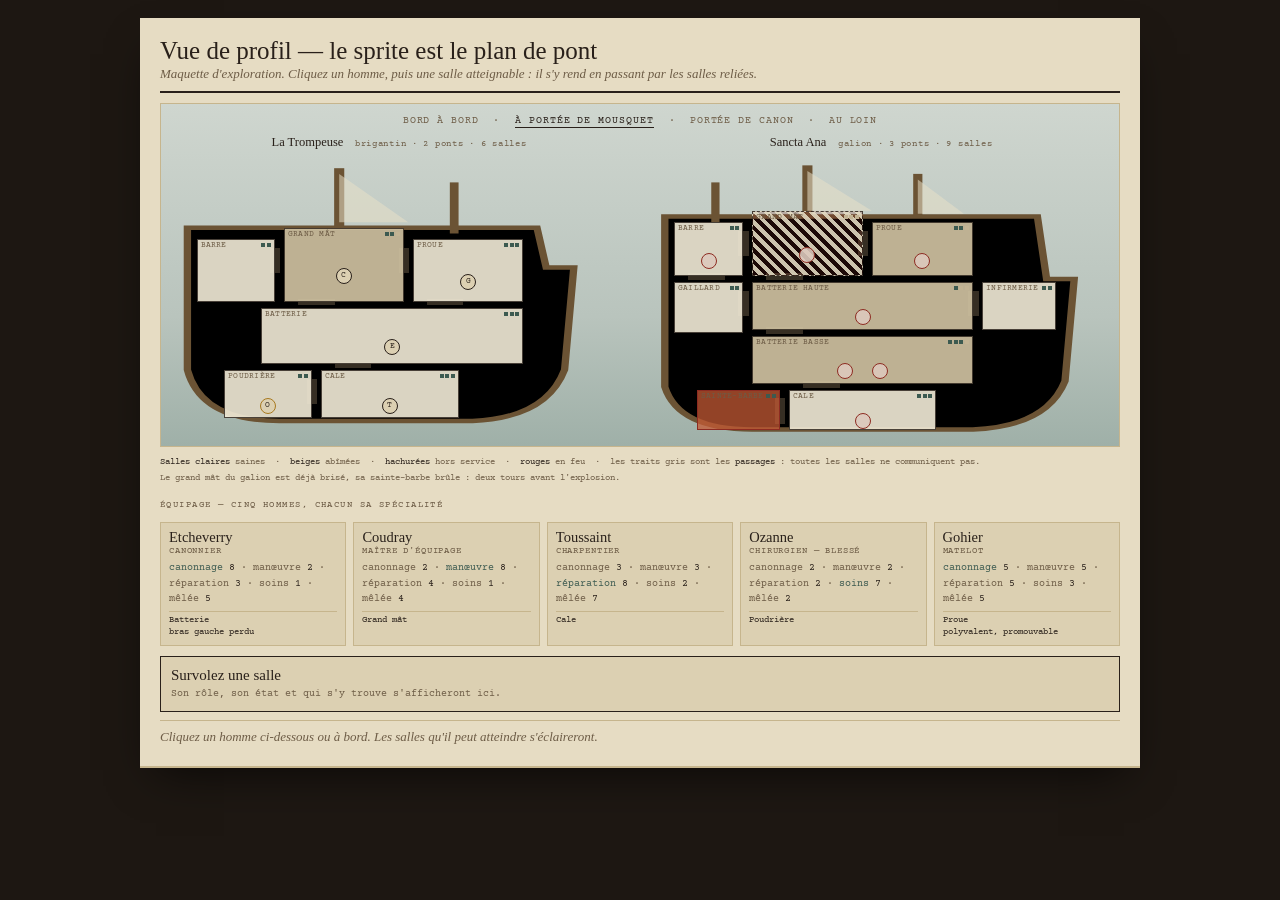
<file: docs/archives/mockups/profil.html>
<!DOCTYPE html>
<html lang="fr">
<head>
<meta charset="UTF-8">
<meta name="viewport" content="width=device-width,initial-scale=1.0">
<title>Vue de profil — maquette</title>
<link href="https://fonts.googleapis.com/css2?family=IM+Fell+English:ital@0;1&family=IM+Fell+English+SC&family=Courier+Prime:wght@400;700&display=swap" rel="stylesheet">
<style>
:root{--paper:#e6dcc3;--band:#dcd0b2;--edge:#c6b58d;--ink:#29201a;--faint:#6d5c46;
--red:#8d2b21;--verd:#3c5a50;--gold:#a8791f;
--disp:"IM Fell English",Georgia,serif;--sc:"IM Fell English SC",Georgia,serif;--mono:"Courier Prime",monospace}
*{box-sizing:border-box;margin:0;padding:0}
body{background:#1d1712;font-family:var(--disp);color:var(--ink);padding:clamp(6px,1.6vw,18px);line-height:1.35}
.wrap{max-width:1000px;margin:0 auto;background:var(--paper);
  box-shadow:0 2px 0 var(--edge),0 20px 44px -16px rgba(0,0,0,.7);padding:clamp(10px,2vw,20px)}
h1{font-family:var(--sc);font-size:clamp(18px,3.2vw,25px);font-weight:400;line-height:1}
.note{font-size:13px;font-style:italic;color:var(--faint);margin-top:2px}
.hr{border-bottom:2px solid var(--ink);padding-bottom:8px;margin-bottom:10px}
.lbl{font-family:var(--mono);font-size:9px;letter-spacing:.16em;text-transform:uppercase;color:var(--faint);margin-bottom:4px}

/* -------- la scène : deux navires de profil -------- */
.scene{background:linear-gradient(#cfd6cf 0%,#b9c4bd 62%,#9fb0a8 100%);
  border:1px solid var(--edge);padding:8px;position:relative;overflow:hidden}
.dist{display:flex;align-items:center;justify-content:center;gap:8px;font-family:var(--mono);
  font-size:9.5px;letter-spacing:.1em;color:var(--faint);padding:3px 0 6px}
.dist b{color:var(--ink);font-weight:400;border-bottom:1px solid var(--ink)}
.duo{display:grid;grid-template-columns:1fr 1fr;gap:clamp(6px,2vw,22px);align-items:center}
@media(max-width:720px){.duo{grid-template-columns:1fr;gap:14px}}

.shipbox{position:relative;width:100%}
.shipbox .cap{font-family:var(--mono);font-size:9px;letter-spacing:.08em;color:var(--faint);
  text-align:center;padding-bottom:3px}
.shipbox .cap b{color:var(--ink);font-weight:400;font-family:var(--sc);font-size:12.5px;letter-spacing:0}
.hullwrap{position:relative;width:100%;aspect-ratio:1.62}
.hullwrap svg.hull{position:absolute;inset:0;width:100%;height:100%}
.rm{position:absolute;border:1.4px solid rgba(41,32,26,.82);cursor:pointer;
  background:rgba(242,235,216,.9);transition:background .18s,border-color .18s}
.rm:hover{border-color:var(--verd)}
.rm.reach{background:rgba(60,90,80,.26);border-color:var(--verd);border-width:2px}
.rm.hurt{background:rgba(207,192,160,.92)}
.rm.dead{background:repeating-linear-gradient(45deg,rgba(141,43,33,.2) 0 4px,rgba(226,216,192,.9) 4px 8px);border-style:dashed}
.rm.fire{background:rgba(196,90,52,.75);border-color:var(--red)}
.rm .nm{position:absolute;left:3px;top:2px;font-family:var(--mono);font-size:7.5px;
  letter-spacing:.03em;text-transform:uppercase;color:var(--faint);pointer-events:none;line-height:1.1}
.rm .pips{position:absolute;right:3px;top:3px;display:flex;gap:1.5px;pointer-events:none}
.rm .pips i{width:4px;height:4px;background:var(--verd);display:block}
.rm .pips i.x{background:#c3b494}
.door{position:absolute;background:var(--faint);opacity:.5}

/* équipage */
.man{position:absolute;width:16px;height:16px;margin:-8px 0 0 -8px;border-radius:50%;
  border:1.6px solid var(--ink);background:var(--band);cursor:pointer;z-index:6;
  transition:left .34s ease-in-out,top .34s ease-in-out;
  font-family:var(--mono);font-size:8px;display:flex;align-items:center;justify-content:center;line-height:1}
.man.sel{background:var(--verd);color:var(--paper);border-color:var(--verd);
  box-shadow:0 0 0 3px rgba(60,90,80,.28)}
.man.hurt{border-color:var(--gold)}
.man.busy{border-style:dashed}
.man.en{background:rgba(220,201,188,.9);border-color:var(--red);cursor:default}

/* -------- panneau équipage -------- */
.crewbar{display:grid;grid-template-columns:repeat(auto-fit,minmax(148px,1fr));gap:7px;margin-top:11px}
.cc{border:1px solid var(--edge);background:var(--band);padding:7px 8px;cursor:pointer;position:relative}
.cc:hover{border-color:var(--ink)}
.cc.sel{border-color:var(--verd);border-width:2px;background:rgba(60,90,80,.14)}
.cc h4{font-family:var(--sc);font-size:14.5px;font-weight:400;line-height:1.1}
.cc .role{font-family:var(--mono);font-size:8.5px;letter-spacing:.1em;text-transform:uppercase;color:var(--faint)}
.cc .sp{font-family:var(--mono);font-size:9.5px;margin-top:4px;line-height:1.65;color:var(--faint)}
.cc .sp b{color:var(--ink);font-weight:400}
.cc .sp .best{color:var(--verd)}
.cc .where{font-family:var(--mono);font-size:8.5px;color:var(--ink);margin-top:3px;
  border-top:1px solid var(--edge);padding-top:3px}
.cc .where em{font-style:normal;color:var(--red)}

.tipbox{border:1px solid var(--ink);background:var(--band);padding:8px 10px;margin-top:10px;min-height:56px}
.tipbox h4{font-family:var(--sc);font-size:15px;font-weight:400}
.tipbox p{font-family:var(--mono);font-size:10px;color:var(--faint);line-height:1.7}
.tipbox p b{color:var(--ink);font-weight:400}
.tipbox p .f{color:var(--red)}
.hintline{font-size:13px;font-style:italic;color:var(--faint);margin-top:8px;
  border-top:1px solid var(--edge);padding-top:7px}
.legend{font-family:var(--mono);font-size:9px;color:var(--faint);line-height:1.8;margin-top:7px}
.legend b{color:var(--ink);font-weight:400}
</style>
</head>
<body>
<div class="wrap">
  <div class="hr">
    <h1>Vue de profil — le sprite est le plan de pont</h1>
    <p class="note">Maquette d'exploration. Cliquez un homme, puis une salle atteignable : il s'y rend en passant par les salles reliées.</p>
  </div>

  <div class="scene">
    <p class="dist">BORD À BORD &nbsp;·&nbsp; <b>À PORTÉE DE MOUSQUET</b> &nbsp;·&nbsp; PORTÉE DE CANON &nbsp;·&nbsp; AU LOIN</p>
    <div class="duo">
      <div class="shipbox">
        <p class="cap"><b>La Trompeuse</b> &nbsp;brigantin · 2 ponts · 6 salles</p>
        <div class="hullwrap" id="hullUs"></div>
      </div>
      <div class="shipbox">
        <p class="cap"><b>Sancta Ana</b> &nbsp;galion · 3 ponts · 9 salles</p>
        <div class="hullwrap" id="hullThem"></div>
      </div>
    </div>
  </div>

  <p class="legend" id="legend"></p>

  <p class="lbl" style="margin-top:12px">Équipage — cinq hommes, chacun sa spécialité</p>
  <div class="crewbar" id="crewbar"></div>

  <div class="tipbox" id="tip"><h4>Survolez une salle</h4><p>Son rôle, son état et qui s'y trouve s'afficheront ici.</p></div>
  <p class="hintline" id="hint"></p>
</div>

<script>
"use strict";

/* ============================================================
   PLANS DE PONT PAR CLASSE DE COQUE
   Logique commune : l'axe horizontal va de la poupe (gauche)
   à la proue (droite). L'axe vertical descend du pont supérieur
   vers la cale. Plus la coque est grosse, plus il y a de ponts.
   Coordonnées en % de la boîte du navire.
   ============================================================ */
const PLANS={
  brigantin:{
    rooms:{
      barre:  {n:"Barre",      x:6, y:30,w:17,h:22,hp:2,sys:"gouvernail",
               d:"Le cap. Sans homme ici, le navire garde sa route."},
      mat:    {n:"Grand mât",  x:25,y:26,w:26,h:26,hp:3,sys:"voiles",
               d:"La vitesse. Deux hommes valent mieux qu'un."},
      proue:  {n:"Proue",      x:53,y:30,w:24,h:22,hp:3,sys:"coque",
               d:"L'étrave. Percée, la cale s'emplit."},
      batterie:{n:"Batterie",  x:20,y:54,w:57,h:20,hp:3,sys:"canons",
               d:"Les canons du bord visible. C'est ce bord qui tire."},
      cale:   {n:"Cale",       x:33,y:76,w:30,h:17,hp:3,sys:"pompes",
               d:"Les pompes. Elles seules retiennent l'eau."},
      poudre: {n:"Poudrière",  x:12,y:76,w:19,h:17,hp:2,sys:"poudre",
               d:"La poudre. Le feu ici met fin à tout."}
    },
    doors:[["barre","mat"],["mat","proue"],["mat","batterie"],["batterie","cale"],
           ["cale","poudre"],["batterie","proue"]]
  },
  galion:{
    rooms:{
      barre:  {n:"Barre",       x:5, y:24,w:15,h:19,hp:2,sys:"gouvernail",d:"Le cap."},
      chateau:{n:"Gaillard",    x:5, y:45,w:15,h:18,hp:2,sys:"commandement",d:"L'état-major."},
      mat:    {n:"Grand mât",   x:22,y:20,w:24,h:23,hp:3,sys:"voiles",d:"La vitesse."},
      proue:  {n:"Proue",       x:48,y:24,w:22,h:19,hp:3,sys:"coque",d:"L'étrave."},
      bat1:   {n:"Batterie haute",x:22,y:45,w:48,h:17,hp:3,sys:"canons",d:"Canons du pont supérieur."},
      bat2:   {n:"Batterie basse",x:22,y:64,w:48,h:17,hp:4,sys:"canons",d:"Canons du second pont."},
      infirm: {n:"Infirmerie",  x:72,y:45,w:16,h:17,hp:2,sys:"soins",d:"Les blessés."},
      cale:   {n:"Cale",        x:30,y:83,w:32,h:14,hp:3,sys:"pompes",d:"Les pompes."},
      poudre: {n:"Sainte-Barbe",x:10,y:83,w:18,h:14,hp:2,sys:"poudre",d:"La poudre."}
    },
    doors:[["barre","mat"],["barre","chateau"],["chateau","bat1"],["mat","proue"],
           ["mat","bat1"],["bat1","bat2"],["bat1","infirm"],["bat2","cale"],["cale","poudre"]]
  }
};

/* ============================================================
   ÉQUIPAGE — cinq hommes, aucune figure du joueur.
   Le joueur commande, il n'est pas à bord (comme FTL).
   ============================================================ */
const CREW=[
 {id:1,n:"Etcheverry",r:"canonnier",at:"batterie",st:0,
  sp:{canon:8,voile:2,repar:3,soin:1,melee:5},note:"bras gauche perdu"},
 {id:2,n:"Coudray",r:"maître d'équipage",at:"mat",st:0,
  sp:{canon:2,voile:8,repar:4,soin:1,melee:4}},
 {id:3,n:"Toussaint",r:"charpentier",at:"cale",st:0,
  sp:{canon:3,voile:3,repar:8,soin:2,melee:7}},
 {id:4,n:"Ozanne",r:"chirurgien",at:"poudre",st:1,
  sp:{canon:2,voile:2,repar:2,soin:7,melee:2}},
 {id:5,n:"Gohier",r:"matelot",at:"proue",st:0,
  sp:{canon:5,voile:5,repar:5,soin:3,melee:5},note:"polyvalent, promouvable"}
];
const ENEMY=[{at:"bat2"},{at:"bat2"},{at:"mat"},{at:"barre"},{at:"cale"},{at:"proue"},{at:"bat1"}];

/* état des salles : quelques dégâts pour la démonstration */
const STATE={batterie:{hp:3},mat:{hp:2},proue:{hp:3},barre:{hp:2},cale:{hp:3},poudre:{hp:2}};
const STATE_E={bat1:{hp:1},bat2:{hp:3},mat:{hp:0},proue:{hp:2},barre:{hp:2},
  chateau:{hp:2},infirm:{hp:2},cale:{hp:3},poudre:{hp:2,fire:2}};

const SPN={canon:"canonnage",voile:"manœuvre",repar:"réparation",soin:"soins",melee:"mêlée"};
const STN=["indemne","blessé","mutilé"];
let sel=null;

/* ---- graphe de salles ---- */
function adj(plan,k){const o=[];
  for(const[a,b]of plan.doors){if(a===k)o.push(b);if(b===k)o.push(a)}return o}
function path(plan,from,to){
  if(from===to)return[from];
  const q=[[from]],seen=new Set([from]);
  while(q.length){const p=q.shift();
    for(const nx of adj(plan,p[p.length-1])){
      if(seen.has(nx))continue;
      const np=p.concat(nx);
      if(nx===to)return np;
      seen.add(nx);q.push(np)}}
  return null}

/* ---- coque de profil (sera remplacée par le sprite de l'éditeur) ---- */
function hullSVG(kind){
  const masts=kind==="galion"
    ? '<line x1="34" y1="4" x2="34" y2="22" stroke="#6b5334" stroke-width="2.2"/>'+
      '<line x1="58" y1="7" x2="58" y2="22" stroke="#6b5334" stroke-width="2"/>'+
      '<line x1="14" y1="10" x2="14" y2="24" stroke="#6b5334" stroke-width="1.8"/>'+
      '<path d="M34 6 L48 20 L34 20 Z" fill="#e8e0c8" opacity=".55"/>'+
      '<path d="M58 9 L68 21 L58 21 Z" fill="#e8e0c8" opacity=".55"/>'
    : '<line x1="37" y1="5" x2="37" y2="26" stroke="#6b5334" stroke-width="2.2"/>'+
      '<line x1="62" y1="10" x2="62" y2="28" stroke="#6b5334" stroke-width="1.9"/>'+
      '<path d="M37 7 L52 24 L37 24 Z" fill="#e8e0c8" opacity=".55"/>';
  const hull=kind==="galion"
    ? 'M3 22 L3 82 Q6 97 22 97 L70 97 Q86 96 90 80 L92 44 L86 44 L84 22 Z'
    : 'M4 26 L4 76 Q7 94 24 94 L66 94 Q82 93 86 76 L88 40 L82 40 L80 26 Z';
  return '<svg class="hull" viewBox="0 0 100 100" preserveAspectRatio="none">'+
    '<path d="'+hull+'" fill="#c9b territoire" />'.replace('c9b territoire','#cdb894')+
    '<path d="'+hull+'" fill="none" stroke="#6b5334" stroke-width="1.6"/>'+
    masts+'</svg>'}

/* ---- rendu d'un navire ---- */
function renderShip(el,planKey,state,crew,mine){
  const plan=PLANS[planKey];
  el.innerHTML=hullSVG(planKey);
  // portes
  for(const[a,b]of plan.doors){
    const A=plan.rooms[a],B=plan.rooms[b];
    const ax=A.x+A.w/2,ay=A.y+A.h/2,bx=B.x+B.w/2,by=B.y+B.h/2;
    const d=document.createElement("div");d.className="door";
    if(Math.abs(ay-by)<Math.max(A.h,B.h)/2){ // même pont : porte verticale
      const x=(ax<bx)?Math.max(A.x+A.w,B.x)-1:Math.max(B.x+B.w,A.x)-1;
      d.style.left=Math.min(ax,bx)===ax?(A.x+A.w-1)+"%":(B.x+B.w-1)+"%";
      d.style.top=(Math.max(A.y,B.y)+3)+"%";d.style.width="2.2%";d.style.height="9%";
    }else{ // échelle entre ponts
      d.style.left=(Math.max(A.x,B.x)+3)+"%";
      d.style.top=(Math.min(A.y+A.h,B.y+B.h)-1)+"%";
      d.style.width="8%";d.style.height="2.2%";
    }
    el.appendChild(d);
  }
  // salles
  const reach=sel&&mine?adj(plan,sel.at).concat([sel.at]):[];
  for(const k in plan.rooms){
    const R=plan.rooms[k],S=state[k]||{hp:R.hp};
    const div=document.createElement("div");
    const cls=["rm"];
    if(S.fire)cls.push("fire");
    else if(S.hp<=0)cls.push("dead");
    else if(S.hp<R.hp)cls.push("hurt");
    if(mine&&sel&&path(plan,sel.at,k))cls.push("reach");
    div.className=cls.join(" ");
    div.style.left=R.x+"%";div.style.top=R.y+"%";
    div.style.width=R.w+"%";div.style.height=R.h+"%";
    div.dataset.k=k;div.dataset.mine=mine?1:0;
    let pips='';for(let i=0;i<R.hp;i++)pips+='<i class="'+(i<S.hp?"":"x")+'"></i>';
    div.innerHTML='<span class="nm">'+R.n+'</span><span class="pips">'+pips+'</span>';
    div.onmouseenter=()=>showTip(planKey,k,state,crew,mine);
    div.onclick=()=>{
      if(mine&&sel){moveMan(el,planKey,sel,k);return}
      showTip(planKey,k,state,crew,mine)};
    el.appendChild(div);
  }
  // hommes
  crew.forEach((c,i)=>{
    const R=plan.rooms[c.at];if(!R)return;
    const same=crew.filter(x=>x.at===c.at);
    const idx=same.indexOf(c),n=same.length;
    const m=document.createElement("div");
    const cls=["man"];
    if(!mine)cls.push("en");
    else{if(sel&&sel.id===c.id)cls.push("sel");
      if(c.st>0)cls.push("hurt");
      if((state[c.at]||{}).fire)cls.push("busy")}
    m.className=cls.join(" ");
    m.style.left=(R.x+R.w/2+(idx-(n-1)/2)*7.5)+"%";
    m.style.top=(R.y+R.h/2+4)+"%";
    m.textContent=mine?c.n[0]:"";
    if(mine){m.title=c.n+" — "+c.r;
      m.onclick=e=>{e.stopPropagation();sel=(sel&&sel.id===c.id)?null:c;drawAll()}}
    el.appendChild(m);
  });
}

/* ---- déplacement animé de salle en salle ---- */
function moveMan(el,planKey,man,to){
  const plan=PLANS[planKey];
  const p=path(plan,man.at,to);
  if(!p){flash("Aucun passage ne relie "+plan.rooms[man.at].n+" à "+plan.rooms[to].n+".");return}
  if(p.length===1){sel=null;drawAll();return}
  const token=[...el.querySelectorAll(".man")].find(m=>m.textContent===man.n[0]);
  sel=null;
  let i=1;
  const walk=()=>{
    if(i>=p.length){man.at=to;drawAll();
      flash(man.n+" est à "+plan.rooms[to].n+(p.length>2?" (passé par "+p.slice(1,-1).map(k=>plan.rooms[k].n).join(", ")+")":""));
      return}
    const R=plan.rooms[p[i]];
    if(token){token.style.left=(R.x+R.w/2)+"%";token.style.top=(R.y+R.h/2+4)+"%"}
    man.at=p[i];i++;setTimeout(walk,360)};
  walk();
}

function showTip(planKey,k,state,crew,mine){
  const plan=PLANS[planKey],R=plan.rooms[k],S=state[k]||{hp:R.hp};
  const men=crew.filter(c=>c.at===k);
  let h='<h4>'+R.n+(mine?"":" (galion)")+'</h4><p>';
  h+='structure <b>'+S.hp+'/'+R.hp+'</b>';
  if(S.fire)h+=' \u00b7 <span class="f">EN FEU, intensité '+S.fire+'</span>';
  if(S.hp<=0)h+=' \u00b7 <span class="f">hors service</span>';
  h+='<br>'+(R.d||"")+'<br>';
  h+='relié à : '+adj(plan,k).map(a=>plan.rooms[a].n.toLowerCase()).join(", ");
  if(mine){h+='<br>présents : '+(men.length?men.map(c=>
    '<b>'+c.n+'</b> ('+c.r+(c.st?", "+STN[c.st]:"")+')').join(", "):"personne")}
  else h+='<br>'+men.length+' homme'+(men.length>1?"s":"")+' à l\'intérieur';
  h+='</p>';
  document.getElementById("tip").innerHTML=h;
}
function flash(t){document.getElementById("hint").textContent=t}

function drawCrew(){
  const B=document.getElementById("crewbar");
  B.innerHTML=CREW.map(c=>{
    const best=Object.entries(c.sp).sort((a,b)=>b[1]-a[1])[0][0];
    const sp=Object.entries(c.sp).map(([k,v])=>
      '<span class="'+(k===best?"best":"")+'">'+SPN[k]+' <b>'+v+'</b></span>').join(" \u00b7 ");
    const burning=(STATE[c.at]||{}).fire;
    return '<div class="cc'+(sel&&sel.id===c.id?" sel":"")+'" data-c="'+c.id+'">'+
      '<h4>'+c.n+'</h4><p class="role">'+c.r+(c.st?" \u2014 "+STN[c.st]:"")+'</p>'+
      '<p class="sp">'+sp+'</p>'+
      '<p class="where">'+(PLANS.brigantin.rooms[c.at]||{n:"?"}).n+
      (burning?' <em>— au feu</em>':'')+(c.note?'<br>'+c.note:'')+'</p></div>'}).join("");
  B.querySelectorAll("[data-c]").forEach(n=>n.onclick=()=>{
    const c=CREW.find(x=>x.id==n.dataset.c);sel=(sel&&sel.id===c.id)?null:c;drawAll()});
}
function drawAll(){
  renderShip(document.getElementById("hullUs"),"brigantin",STATE,CREW,true);
  renderShip(document.getElementById("hullThem"),"galion",STATE_E,ENEMY,false);
  drawCrew();
  document.getElementById("legend").innerHTML=
    '<b>Salles claires</b> saines &nbsp;·&nbsp; <b>beiges</b> abîmées &nbsp;·&nbsp; '+
    '<b>hachurées</b> hors service &nbsp;·&nbsp; <b>rouges</b> en feu &nbsp;·&nbsp; '+
    'les traits gris sont les <b>passages</b> : toutes les salles ne communiquent pas.<br>'+
    'Le grand mât du galion est déjà brisé, sa sainte-barbe brûle : deux tours avant l\'explosion.';
  if(!sel)flash("Cliquez un homme ci-dessous ou à bord. Les salles qu'il peut atteindre s'éclaireront.");
  else flash(sel.n+" sélectionné — cliquez une salle de La Trompeuse. Il empruntera les passages existants.");
}
drawAll();
</script>
</body>
</html>
</file>
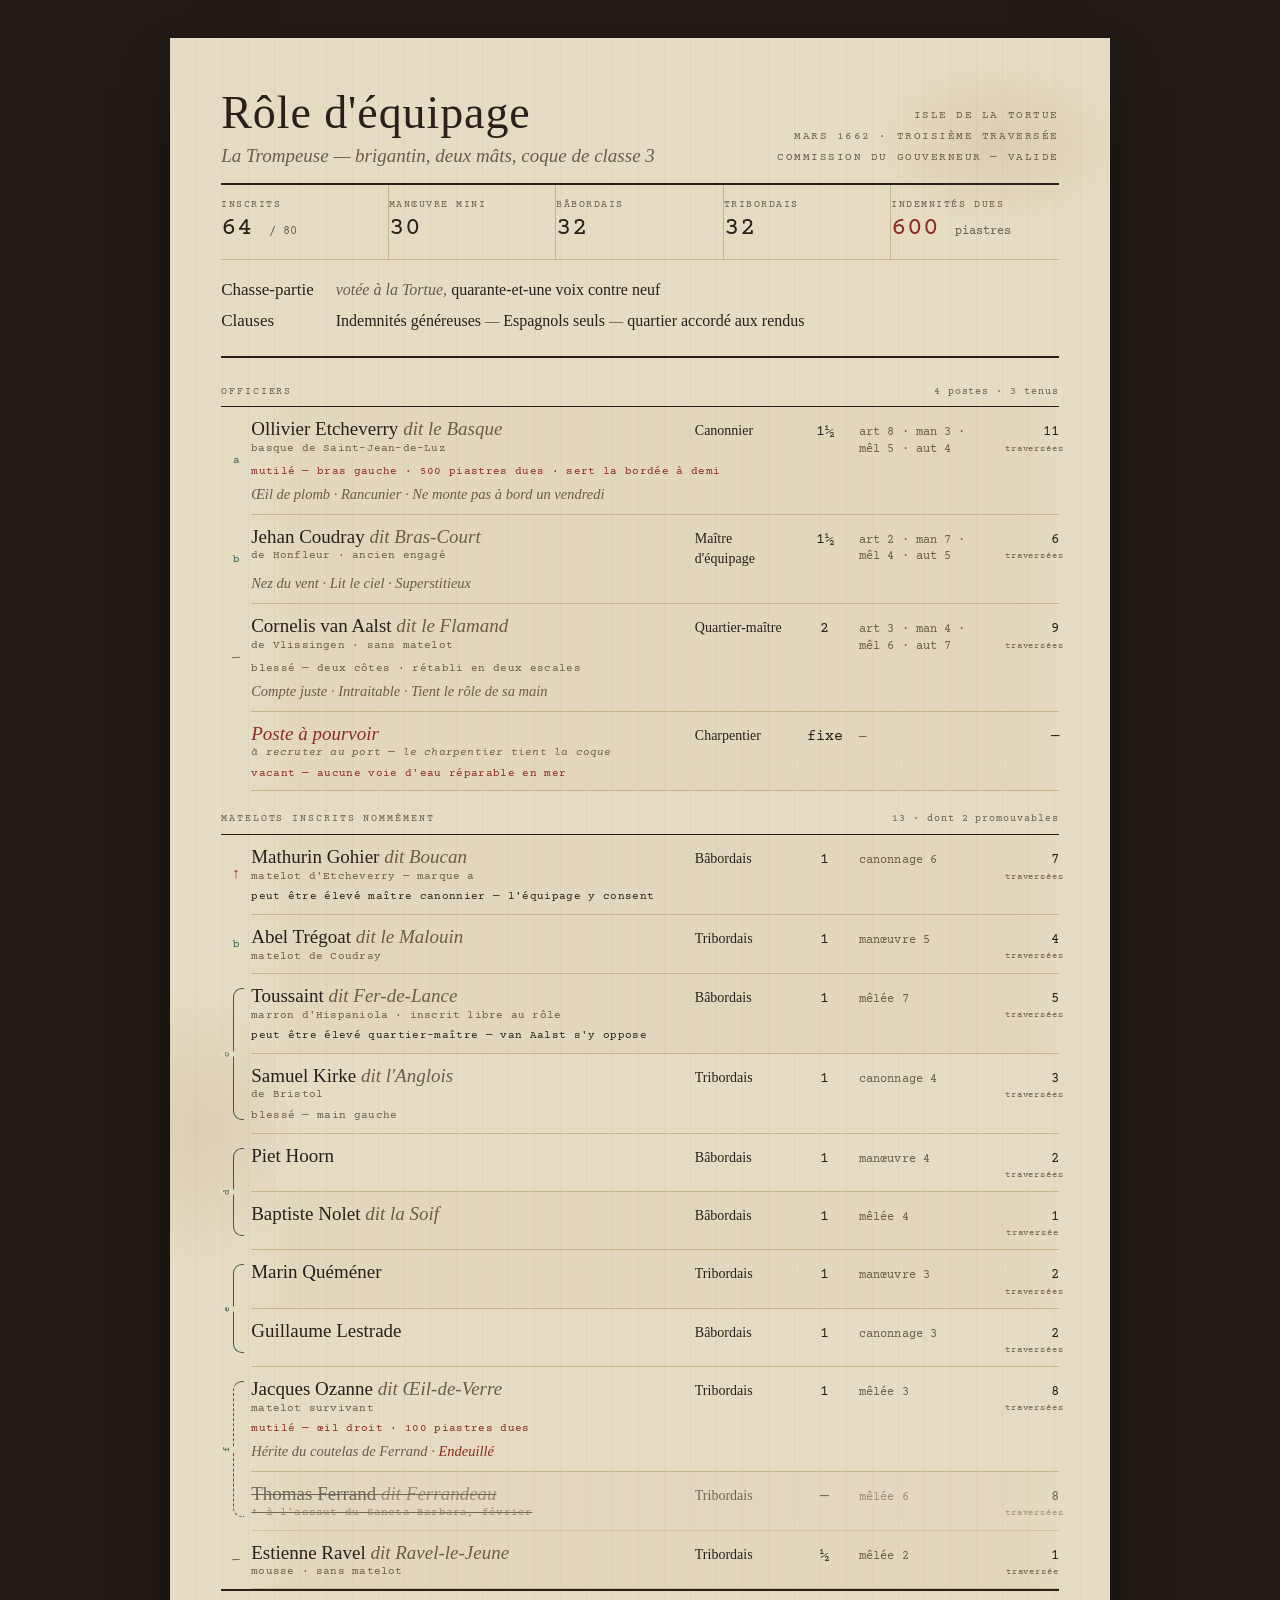
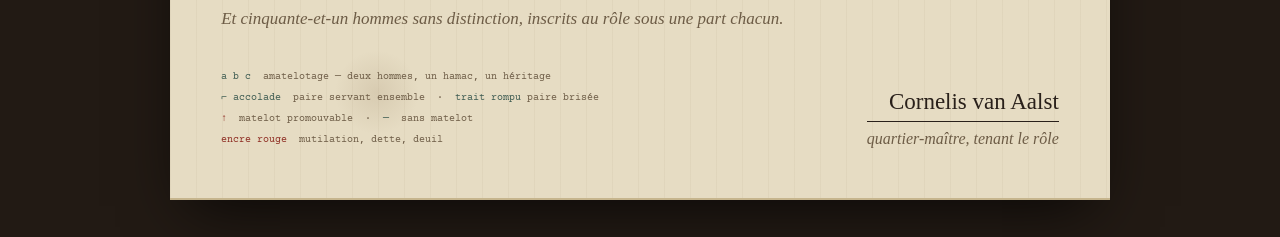
<file: docs/archives/mockups/role-equipage-mockup.html>
<!DOCTYPE html>
<html lang="fr">
<head>
<meta charset="UTF-8">
<meta name="viewport" content="width=device-width, initial-scale=1.0">
<title>Rôle d'équipage — La Trompeuse, 1662</title>
<link rel="preconnect" href="https://fonts.googleapis.com">
<link rel="preconnect" href="https://fonts.gstatic.com" crossorigin>
<link href="https://fonts.googleapis.com/css2?family=IM+Fell+English:ital@0;1&family=IM+Fell+English+SC&family=Courier+Prime:wght@400;700&display=swap" rel="stylesheet">
<style>
:root{
  --paper:#e6dcc3;
  --paper-band:#dfd4b8;
  --edge:#c6b58d;
  --ink:#29201a;
  --ink-faded:#6d5c46;
  --rubric:#8d2b21;
  --verdigris:#3c5a50;

  --display:"IM Fell English", Georgia, serif;
  --smallcaps:"IM Fell English SC", Georgia, serif;
  --data:"Courier Prime", "Courier New", monospace;
}

*{box-sizing:border-box;margin:0;padding:0}

body{
  background:#221a14;
  padding:clamp(12px,3vw,48px);
  font-family:var(--display);
  color:var(--ink);
  line-height:1.45;
  -webkit-font-smoothing:antialiased;
}

/* ---------- la feuille ---------- */
.sheet{
  max-width:940px;
  margin:0 auto;
  padding:clamp(20px,4vw,60px) clamp(16px,4vw,56px) clamp(28px,4vw,48px);
  background:
    /* taches d'usure */
    radial-gradient(ellipse 180px 120px at 88% 6%, rgba(140,110,60,.13), transparent 70%),
    radial-gradient(ellipse 140px 200px at 3% 62%, rgba(120,95,55,.10), transparent 72%),
    radial-gradient(circle 60px at 22% 94%, rgba(110,80,45,.12), transparent 70%),
    /* vergeures du papier */
    repeating-linear-gradient(90deg, rgba(120,100,65,.055) 0 1px, transparent 1px 26px),
    var(--paper);
  box-shadow:0 2px 0 var(--edge), 0 26px 60px -18px rgba(0,0,0,.75);
}

/* ---------- en-tête ---------- */
.head{
  display:flex;
  flex-wrap:wrap;
  align-items:flex-end;
  justify-content:space-between;
  gap:16px 24px;
  padding-bottom:14px;
  border-bottom:2px solid var(--ink);
}
.head h1{
  font-family:var(--smallcaps);
  font-size:clamp(28px,5.5vw,46px);
  font-weight:400;
  letter-spacing:.02em;
  line-height:1;
}
.head .vessel{
  font-size:clamp(15px,2.2vw,19px);
  font-style:italic;
  color:var(--ink-faded);
  margin-top:6px;
}
.head .place{
  font-family:var(--data);
  font-size:11px;
  letter-spacing:.14em;
  text-transform:uppercase;
  color:var(--ink-faded);
  text-align:right;
  line-height:1.9;
}

/* ---------- bandeau d'effectif ---------- */
.tally{
  display:grid;
  grid-template-columns:repeat(auto-fit,minmax(128px,1fr));
  border-bottom:1px solid var(--edge);
}
.tally div{
  padding:14px 16px 14px 0;
  border-right:1px solid var(--edge);
}
.tally div:last-child{border-right:none}
.tally dt{
  font-family:var(--data);
  font-size:9.5px;
  letter-spacing:.16em;
  text-transform:uppercase;
  color:var(--ink-faded);
}
.tally dd{
  font-family:var(--data);
  font-size:26px;
  line-height:1.25;
}
.tally dd small{font-size:12px;color:var(--ink-faded)}
.tally .due dd{color:var(--rubric)}

/* ---------- chasse-partie ---------- */
.charter{
  padding:18px 0 22px;
  border-bottom:2px solid var(--ink);
  display:grid;
  grid-template-columns:minmax(0,auto) minmax(0,1fr);
  gap:6px 22px;
  align-items:baseline;
}
.charter h2{
  font-family:var(--smallcaps);
  font-size:17px;
  font-weight:400;
  white-space:nowrap;
}
.charter p{font-size:16px;font-style:italic;color:var(--ink-faded)}
.charter p b{font-style:normal;font-weight:400;color:var(--ink)}

/* ---------- le rôle ---------- */
.roll{
  display:grid;
  grid-template-columns:30px minmax(0,1fr);
  margin-top:6px;
}
.section-label{
  grid-column:1/-1;
  font-family:var(--data);
  font-size:9.5px;
  letter-spacing:.2em;
  text-transform:uppercase;
  color:var(--ink-faded);
  padding:22px 0 7px;
  border-bottom:1px solid var(--ink);
}
.section-label span{float:right;letter-spacing:.1em;text-transform:none}

.entry{
  grid-column:2;
  display:grid;
  grid-template-columns:minmax(0,1fr) 96px 40px 132px 54px;
  gap:2px 14px;
  align-items:baseline;
  padding:10px 0 9px;
  border-bottom:1px solid var(--edge);
}
.entry:nth-of-type(even){background:linear-gradient(90deg,transparent,rgba(160,135,85,.055) 6%,rgba(160,135,85,.055) 96%,transparent)}

.nm{font-size:19px;line-height:1.25}
.nm i{font-style:italic;color:var(--ink-faded)}
.nm small{
  display:block;
  font-family:var(--data);
  font-size:10.5px;
  color:var(--ink-faded);
  letter-spacing:.02em;
  margin-top:2px;
}
.po{font-family:var(--smallcaps);font-size:14px}
.pt{font-family:var(--data);font-size:15px;text-align:center}
.ap{font-family:var(--data);font-size:11.5px;color:var(--ink-faded);letter-spacing:.01em}
.an{font-family:var(--data);font-size:14px;text-align:right}
.an small{font-size:9px;letter-spacing:.1em;color:var(--ink-faded);display:block}

/* états */
.st{grid-column:1/-1;font-family:var(--data);font-size:11px;letter-spacing:.03em;margin-top:3px}
.st.hurt{color:var(--ink-faded)}
.st.maim{color:var(--rubric)}
.st.vacant{color:var(--rubric);font-style:normal}
.entry.vacant .nm{color:var(--rubric);font-style:italic}
.entry.dead{opacity:.62}
.entry.dead .nm{text-decoration:line-through;text-decoration-thickness:1px}

/* traits */
.tr{
  grid-column:1/-1;
  font-size:14.5px;
  font-style:italic;
  color:var(--ink-faded);
  margin-top:2px;
}

/* ---------- la marge : seconde encre ---------- */
.mark{
  grid-column:1;
  align-self:center;
  font-family:var(--data);
  font-size:11px;
  color:var(--verdigris);
  text-align:center;
  transform:rotate(-4deg);
}
.mark.up{color:var(--rubric);font-size:15px;transform:rotate(2deg)}
.mark.cross{color:var(--ink-faded);font-size:13px}

/* accolade d'amatelotage : occupe 2 lignes de la grille */
.brace{
  grid-column:1;
  grid-row:span 2;
  justify-self:end;
  width:11px;
  margin:14px 7px 14px 0;
  border:1.5px solid var(--verdigris);
  border-right:none;
  border-radius:9px 0 0 9px;
  position:relative;
}
.brace::after{
  content:attr(data-pair);
  position:absolute;
  left:-9px;top:50%;
  transform:translateY(-50%) rotate(-90deg);
  font-family:var(--data);
  font-size:8.5px;
  color:var(--verdigris);
  background:var(--paper);
  padding:1px 0;
}
.brace.severed{border-bottom-style:dashed;border-left-style:dashed;opacity:.7}

.ink{opacity:0;animation:settle .9s ease-out .5s forwards}
@keyframes settle{to{opacity:1}}
@media (prefers-reduced-motion:reduce){.ink{animation:none;opacity:1}}

/* ---------- pied ---------- */
.rest{
  grid-column:1/-1;
  padding:16px 0 0;
  border-top:2px solid var(--ink);
  font-size:17px;
  font-style:italic;
  color:var(--ink-faded);
}
.foot{
  display:flex;
  flex-wrap:wrap;
  gap:26px;
  justify-content:space-between;
  align-items:flex-end;
  margin-top:34px;
}
.key{font-family:var(--data);font-size:10px;color:var(--ink-faded);line-height:2.1;max-width:400px}
.key b{color:var(--verdigris);font-weight:400}
.key i{color:var(--rubric);font-style:normal}
.sign{text-align:right;font-size:16px;font-style:italic;color:var(--ink-faded)}
.sign span{
  display:block;
  font-family:var(--smallcaps);
  font-style:normal;
  font-size:23px;
  color:var(--ink);
  border-bottom:1px solid var(--ink);
  padding-bottom:3px;
  margin-bottom:5px;
}

/* ---------- mobile ---------- */
@media (max-width:720px){
  .entry{grid-template-columns:minmax(0,1fr) auto;gap:2px 12px}
  .po{grid-column:1;font-size:13px;color:var(--ink-faded)}
  .pt{grid-column:2;grid-row:2;text-align:right;font-size:13px}
  .ap{grid-column:1/-1}
  .an{grid-column:1/-1;text-align:left;font-size:12px}
  .an small{display:inline;margin-left:5px}
  .roll{grid-template-columns:24px minmax(0,1fr)}
  .head .place{text-align:left}
}
</style>
</head>
<body>

<div class="sheet">

  <header class="head">
    <div>
      <h1>Rôle d'équipage</h1>
      <p class="vessel"><i>La Trompeuse</i> — brigantin, deux mâts, coque de classe 3</p>
    </div>
    <p class="place">
      Isle de la Tortue<br>
      mars 1662 · troisième traversée<br>
      commission du gouverneur — valide
    </p>
  </header>

  <dl class="tally">
    <div><dt>Inscrits</dt><dd>64 <small>/ 80</small></dd></div>
    <div><dt>Manœuvre mini</dt><dd>30</dd></div>
    <div><dt>Bâbordais</dt><dd>32</dd></div>
    <div><dt>Tribordais</dt><dd>32</dd></div>
    <div class="due"><dt>Indemnités dues</dt><dd>600 <small>piastres</small></dd></div>
  </dl>

  <section class="charter">
    <h2>Chasse-partie</h2>
    <p>votée à la Tortue, <b>quarante-et-une voix contre neuf</b></p>
    <h2>Clauses</h2>
    <p><b>Indemnités généreuses</b> — <b>Espagnols seuls</b> — <b>quartier accordé aux rendus</b></p>
  </section>

  <div class="roll">

    <p class="section-label">Officiers <span>4 postes · 3 tenus</span></p>

    <div class="mark ink" title="amateloté avec un matelot du rôle">a</div>
    <div class="entry">
      <p class="nm">Ollivier Etcheverry <i>dit le Basque</i><small>basque de Saint-Jean-de-Luz</small></p>
      <p class="po">Canonnier</p>
      <p class="pt">1½</p>
      <p class="ap">art 8 · man 3 · mêl 5 · aut 4</p>
      <p class="an">11<small>traversées</small></p>
      <p class="st maim">mutilé — bras gauche · 500 piastres dues · sert la bordée à demi</p>
      <p class="tr">Œil de plomb · Rancunier · Ne monte pas à bord un vendredi</p>
    </div>

    <div class="mark ink">b</div>
    <div class="entry">
      <p class="nm">Jehan Coudray <i>dit Bras-Court</i><small>de Honfleur · ancien engagé</small></p>
      <p class="po">Maître d'équipage</p>
      <p class="pt">1½</p>
      <p class="ap">art 2 · man 7 · mêl 4 · aut 5</p>
      <p class="an">6<small>traversées</small></p>
      <p class="tr">Nez du vent · Lit le ciel · Superstitieux</p>
    </div>

    <div class="mark ink cross" title="sans matelot">—</div>
    <div class="entry">
      <p class="nm">Cornelis van Aalst <i>dit le Flamand</i><small>de Vlissingen · sans matelot</small></p>
      <p class="po">Quartier-maître</p>
      <p class="pt">2</p>
      <p class="ap">art 3 · man 4 · mêl 6 · aut 7</p>
      <p class="an">9<small>traversées</small></p>
      <p class="st hurt">blessé — deux côtes · rétabli en deux escales</p>
      <p class="tr">Compte juste · Intraitable · Tient le rôle de sa main</p>
    </div>

    <div class="mark"></div>
    <div class="entry vacant">
      <p class="nm">Poste à pourvoir<small>à recruter au port — le charpentier tient la coque</small></p>
      <p class="po">Charpentier</p>
      <p class="pt">fixe</p>
      <p class="ap">—</p>
      <p class="an">—</p>
      <p class="st vacant">vacant — aucune voie d'eau réparable en mer</p>
    </div>

    <p class="section-label">Matelots inscrits nommément <span>13 · dont 2 promouvables</span></p>

    <div class="mark up ink" title="promouvable">↑</div>
    <div class="entry">
      <p class="nm">Mathurin Gohier <i>dit Boucan</i><small>matelot d'Etcheverry — marque a</small></p>
      <p class="po">Bâbordais</p>
      <p class="pt">1</p>
      <p class="ap">canonnage 6</p>
      <p class="an">7<small>traversées</small></p>
      <p class="st">peut être élevé maître canonnier — l'équipage y consent</p>
    </div>

    <div class="mark ink">b</div>
    <div class="entry">
      <p class="nm">Abel Trégoat <i>dit le Malouin</i><small>matelot de Coudray</small></p>
      <p class="po">Tribordais</p>
      <p class="pt">1</p>
      <p class="ap">manœuvre 5</p>
      <p class="an">4<small>traversées</small></p>
    </div>

    <div class="brace ink" data-pair="c"></div>
    <div class="entry">
      <p class="nm">Toussaint <i>dit Fer-de-Lance</i><small>marron d'Hispaniola · inscrit libre au rôle</small></p>
      <p class="po">Bâbordais</p>
      <p class="pt">1</p>
      <p class="ap">mêlée 7</p>
      <p class="an">5<small>traversées</small></p>
      <p class="st">peut être élevé quartier-maître — van Aalst s'y oppose</p>
    </div>
    <div class="entry">
      <p class="nm">Samuel Kirke <i>dit l'Anglois</i><small>de Bristol</small></p>
      <p class="po">Tribordais</p>
      <p class="pt">1</p>
      <p class="ap">canonnage 4</p>
      <p class="an">3<small>traversées</small></p>
      <p class="st hurt">blessé — main gauche</p>
    </div>

    <div class="brace ink" data-pair="d"></div>
    <div class="entry">
      <p class="nm">Piet Hoorn</p>
      <p class="po">Bâbordais</p>
      <p class="pt">1</p>
      <p class="ap">manœuvre 4</p>
      <p class="an">2<small>traversées</small></p>
    </div>
    <div class="entry">
      <p class="nm">Baptiste Nolet <i>dit la Soif</i></p>
      <p class="po">Bâbordais</p>
      <p class="pt">1</p>
      <p class="ap">mêlée 4</p>
      <p class="an">1<small>traversée</small></p>
    </div>

    <div class="brace ink" data-pair="e"></div>
    <div class="entry">
      <p class="nm">Marin Quéméner</p>
      <p class="po">Tribordais</p>
      <p class="pt">1</p>
      <p class="ap">manœuvre 3</p>
      <p class="an">2<small>traversées</small></p>
    </div>
    <div class="entry">
      <p class="nm">Guillaume Lestrade</p>
      <p class="po">Bâbordais</p>
      <p class="pt">1</p>
      <p class="ap">canonnage 3</p>
      <p class="an">2<small>traversées</small></p>
    </div>

    <div class="brace severed ink" data-pair="f"></div>
    <div class="entry">
      <p class="nm">Jacques Ozanne <i>dit Œil-de-Verre</i><small>matelot survivant</small></p>
      <p class="po">Tribordais</p>
      <p class="pt">1</p>
      <p class="ap">mêlée 3</p>
      <p class="an">8<small>traversées</small></p>
      <p class="st maim">mutilé — œil droit · 100 piastres dues</p>
      <p class="tr">Hérite du coutelas de Ferrand · <span style="color:var(--rubric)">Endeuillé</span></p>
    </div>
    <div class="entry dead">
      <p class="nm">Thomas Ferrand <i>dit Ferrandeau</i><small>† à l'assaut du Sancta Barbara, février</small></p>
      <p class="po">Tribordais</p>
      <p class="pt">—</p>
      <p class="ap">mêlée 6</p>
      <p class="an">8<small>traversées</small></p>
    </div>

    <div class="mark ink cross">—</div>
    <div class="entry">
      <p class="nm">Estienne Ravel <i>dit Ravel-le-Jeune</i><small>mousse · sans matelot</small></p>
      <p class="po">Tribordais</p>
      <p class="pt">½</p>
      <p class="ap">mêlée 2</p>
      <p class="an">1<small>traversée</small></p>
    </div>

    <p class="rest">Et cinquante-et-un hommes sans distinction, inscrits au rôle sous une part chacun.</p>
  </div>

  <div class="foot">
    <p class="key">
      <b>a b c</b> &nbsp;amatelotage — deux hommes, un hamac, un héritage<br>
      <b>⌐ accolade</b> &nbsp;paire servant ensemble &nbsp;·&nbsp; <b>trait rompu</b> paire brisée<br>
      <i>↑</i> &nbsp;matelot promouvable &nbsp;·&nbsp; <b>—</b> &nbsp;sans matelot<br>
      <i>encre rouge</i> &nbsp;mutilation, dette, deuil
    </p>
    <p class="sign">
      <span>Cornelis van Aalst</span>
      quartier-maître, tenant le rôle
    </p>
  </div>

</div>

</body>
</html>
</file>
<file: css/style.css>
/* Frères de la Côte — pixel-art naval roguelite UI.
   Palette: deep ocean blue, dark wood, gold, pirate red, tropical green. */

@import "variables.css";
@import "animations.css";
@import "components.css";
@import "pattern.css";
@import "deck.css";

*, *::before, *::after { box-sizing: border-box; margin: 0; padding: 0; }

html, body {
  margin: 0;
  height: 100%;
  overflow: hidden;
  background: var(--bg-deep);
  color: var(--text-primary);
  font-family: var(--font-body);
  -webkit-font-smoothing: antialiased;
}

canvas { image-rendering: pixelated; image-rendering: crisp-edges; }

/* Titles / names / labels use the engraved serif; body/technical text stays monospace. */
h1, h2, h3, h4,
.game-subtitle, .hud-act, .side-label, .turn-count, .turn-phase,
.active-ship-name, .active-ship-lvl, .fleet-name, .mini-name,
.relic-name, .enc-name, .up-name, .service-title, .chest-title,
.lang-btn, .pause-nav-btn, .ammo-label, .form-label,
.ed-field > span, .opt-row > span, .act-hint, .side-label.ally, .side-label.enemy {
  font-family: var(--font-title);
}

#ocean, #parchment {
  position: fixed; inset: 0; width: 100%; height: 100%; z-index: 0;
}
/* Old-parchment backdrop shown between combats (map, ports, events…). */
#parchment {
  display: none;
  background:
    radial-gradient(ellipse at 28% 18%, rgba(120,86,40,0.10), transparent 55%),
    radial-gradient(ellipse at 74% 82%, rgba(90,60,20,0.16), transparent 55%),
    radial-gradient(ellipse at 60% 40%, rgba(60,40,15,0.08), transparent 60%),
    repeating-linear-gradient(46deg, rgba(120,90,50,0.04) 0 3px, transparent 3px 7px),
    radial-gradient(circle at 50% 45%, #ecdcb4 0%, #e0cd9e 55%, #cbb277 85%, #b6995f 100%);
  box-shadow: inset 0 0 140px rgba(80,52,18,0.5), inset 0 0 40px rgba(80,52,18,0.35);
}
/* Background selection by screen. Default (no data-bg) shows the sea. */
body[data-bg="parchment"] #ocean { display: none; }
body[data-bg="parchment"] #parchment { display: block; }
body[data-bg="sea"] #parchment { display: none; }

/* Readability of bare text/cards laid directly on the parchment. */
body[data-bg="parchment"] .map-title-bar h2,
body[data-bg="parchment"] .port-header h2 { color: #6a3b1a; text-shadow: 0 1px 0 rgba(255,255,255,0.45); }
body[data-bg="parchment"] .map-hint { color: #6a5636; }
body[data-bg="parchment"] .mini-name { color: #2e2010; }
body[data-bg="parchment"] .mini-hp { color: #6a5636; }
body[data-bg="parchment"] .service-card,
body[data-bg="parchment"] .chest-card,
body[data-bg="parchment"] .yard-ship { background: linear-gradient(180deg, #2a1c12f2, #150d07f2); }

#app {
  position: relative;
  z-index: 1;
  height: 100%;
  overflow-y: auto;
  overflow-x: hidden;
}

.screen {
  min-height: 100%;
  display: flex;
  flex-direction: column;
  animation: fade 0.35s ease;
}

@keyframes fade { from { opacity: 0; } to { opacity: 1; } }

h1, h2, h3, h4 { margin: 0 0 0.5em; letter-spacing: 0.04em; }

/* ---------- Loading ---------- */
.loading {
  position: fixed; inset: 0; z-index: 50;
  display: flex; flex-direction: column; gap: 12px;
  align-items: center; justify-content: center;
  background: radial-gradient(circle at 50% 40%, var(--bg-water) 0%, var(--bg-deep) 80%);
  color: var(--gold); font-size: 20px; letter-spacing: 0.1em;
}
.loading-anchor { font-size: 54px; animation: bob 2s ease-in-out infinite; }
@keyframes bob { 0%,100% { transform: translateY(0) rotate(-6deg); } 50% { transform: translateY(-10px) rotate(6deg); } }
.load-error { color: var(--hp); text-align: center; max-width: 480px; line-height: 1.5; }
.load-error code { background: #0004; padding: 2px 6px; border-radius: 4px; }

/* ---------- Buttons: styled by the design system (components.css). ----------
   Game-specific tweaks only. */
.btn-level-1 .btn-ico { font-size: 22px; }
.action-btn { display: inline-flex; }

/* ---------- Title screen ---------- */
.title-screen { align-items: center; justify-content: center; }
.title-wrap { text-align: center; padding: 40px 20px; max-width: 720px; }
.game-title {
  font-size: clamp(36px, 8vw, 68px);
  color: var(--gold);
  text-shadow: 0 3px 0 #000, 0 0 24px #e8c05a55;
  letter-spacing: 0.06em;
  margin-bottom: 4px;
}
.game-subtitle {
  font-size: clamp(15px, 3vw, 22px);
  color: var(--hp);
  font-style: italic;
  letter-spacing: 0.15em;
  margin-bottom: 22px;
}
.title-showcase { display: flex; align-items: flex-end; justify-content: center; gap: 8px; margin: 8px 0 26px; }
.title-showcase .ship-canvas { animation: float 3.5s ease-in-out infinite; }
.title-showcase .ship-canvas:nth-child(2) { animation-delay: 0.5s; }
.title-showcase .ship-canvas:nth-child(3) { animation-delay: 1s; }
@keyframes float { 0%,100% { transform: translateY(0) rotate(-2deg); } 50% { transform: translateY(-8px) rotate(2deg); } }
.title-buttons { display: flex; flex-direction: column; gap: 14px; align-items: center; margin-bottom: 20px; }
.faction-grid { display: flex; flex-wrap: wrap; gap: 14px; justify-content: center; max-width: 820px; margin: 10px auto 22px; }
.faction-card {
  width: 150px; background: #0004; border: 2px solid var(--bg-hover); border-radius: 10px; padding: 14px 10px 10px;
  cursor: pointer; text-align: center; transition: transform 0.12s, border-color 0.12s, box-shadow 0.12s;
}
.faction-card:hover { transform: translateY(-4px); border-color: var(--gold); box-shadow: 0 6px 16px #000a; }
.faction-card .ship-canvas { display: block; margin: 0 auto; }
.faction-name { font-family: var(--font-title); font-weight: 700; color: var(--gold); margin-top: 8px; font-size: 14px; }
.title-credits { color: var(--text-secondary); font-size: 13px; letter-spacing: 0.1em; margin-bottom: 16px; }
.lang-toggle { display: inline-flex; gap: 4px; background: #0006; border-radius: 8px; padding: 4px; }
.lang-btn { border: none; background: transparent; color: var(--text-secondary); font-weight: 700; padding: 6px 14px; border-radius: 6px; cursor: pointer; letter-spacing: 0.05em; }
.lang-btn.active { background: var(--gold); color: var(--text-dark); }
.debug-hint { margin-top: 14px; font-size: 11px; color: #ffffff40; letter-spacing: 0.12em; }

/* ---------- HUD ---------- */
.hud {
  display: flex; align-items: center; gap: 14px;
  padding: 10px 16px;
  background: linear-gradient(180deg, var(--bg-panel), #1a110b);
  border-bottom: 3px solid var(--gold-dark);
  position: sticky; top: 0; z-index: 10;
  flex-wrap: wrap;
}
.hud-act { font-weight: 700; color: var(--gold); letter-spacing: 0.05em; font-size: 14px; }
.weather-chip {
  background: #0005; border: 1px solid var(--bg-hover); border-radius: 20px;
  padding: 4px 12px; font-size: 14px; display: inline-flex; gap: 4px; align-items: center; cursor: help;
}
.weather-chip b { color: var(--gold); font-family: var(--font-title); font-weight: 700; font-size: 13px; }
.hud-res { display: flex; gap: 8px; margin-left: auto; flex-wrap: wrap; }
.res-pill {
  background: #0005; border: 1px solid var(--bg-hover); border-radius: 20px;
  padding: 4px 12px; font-size: 14px; display: inline-flex; gap: 4px; align-items: center;
}
.res-pill b { color: var(--gold); }
.hud-relics { display: flex; gap: 4px; }
.relic-chip { font-size: 18px; cursor: help; filter: drop-shadow(0 0 4px #0008); }
.hud-pause {
  background: #0005; border: 1px solid var(--bg-hover); color: var(--text-primary);
  width: 38px; height: 38px; border-radius: 8px; font-size: 18px; cursor: pointer;
}
.hud-pause:hover { background: var(--gold); color: var(--text-dark); }

.rarity-common { color: #cfcfcf; }
.rarity-uncommon { color: #6fcf6f; }
.rarity-rare { color: #5a9bd4; }
.rarity-legendary { color: var(--gold); }
.rarity-cursed { color: #b06fd4; }

/* ---------- Map ---------- */
/* Map: a parchment chart pinned onto a wooden board, read left → right. */
.map-screen { }
.map-title-bar { text-align: center; padding: 10px; }
.map-title-bar h2 { color: var(--gold); margin: 0; }
.map-hint { color: var(--text-secondary); font-size: 13px; }
/* Title/hint sit on the wood, so keep them bright (overrides the parchment rules). */
.map-screen .map-title-bar h2 { color: var(--gold); text-shadow: 0 2px 3px rgba(0,0,0,0.6); }
.map-screen .map-hint { color: #e6d2a0; }

.map-board {
  position: relative;
  align-self: center;
  width: min(1080px, 96%);
  aspect-ratio: 16 / 9;
  max-height: 64vh;
  margin: 6px auto 22px;
}
/* Torn parchment sheet (behind the routes). */
.map-board::before {
  content: '';
  position: absolute; inset: 0; z-index: 0;
  background:
    radial-gradient(ellipse at 26% 20%, rgba(120,86,40,0.12), transparent 55%),
    radial-gradient(ellipse at 76% 80%, rgba(90,60,20,0.18), transparent 55%),
    radial-gradient(ellipse at 55% 45%, rgba(60,40,15,0.08), transparent 60%),
    repeating-linear-gradient(46deg, rgba(120,90,50,0.05) 0 3px, transparent 3px 7px),
    radial-gradient(circle at 50% 45%, #ecdcb4 0%, #e0cd9e 55%, #cbb277 85%, #b6995f 100%);
  box-shadow: inset 0 0 120px rgba(80,52,18,0.5), inset 0 0 36px rgba(80,52,18,0.32);
  filter: url(#torn-paper) drop-shadow(0 14px 22px rgba(0,0,0,0.55));
}
/* Brass push-pins (punaises) at the four corners. */
.map-board::after {
  content: '';
  position: absolute; inset: 0; z-index: 6; pointer-events: none;
  background-image:
    radial-gradient(circle at 34% 32%, #fff2c4, #e8b923 40%, #a9800f 72%, rgba(0,0,0,0.45) 78%, transparent 82%),
    radial-gradient(circle at 34% 32%, #fff2c4, #e8b923 40%, #a9800f 72%, rgba(0,0,0,0.45) 78%, transparent 82%),
    radial-gradient(circle at 34% 32%, #fff2c4, #e8b923 40%, #a9800f 72%, rgba(0,0,0,0.45) 78%, transparent 82%),
    radial-gradient(circle at 34% 32%, #fff2c4, #e8b923 40%, #a9800f 72%, rgba(0,0,0,0.45) 78%, transparent 82%);
  background-repeat: no-repeat;
  background-size: 28px 28px;
  background-position:
    18px 16px,
    calc(100% - 18px) 16px,
    18px calc(100% - 16px),
    calc(100% - 18px) calc(100% - 16px);
  filter: drop-shadow(0 2px 2px rgba(0,0,0,0.5));
}
.map-edges { position: absolute; inset: 0; z-index: 1; width: 100%; height: 100%; pointer-events: none; }
/* Routes drawn in sepia ink on the chart. */
.edge { stroke: rgba(74,48,20,0.35); stroke-width: 2; stroke-dasharray: 6 6; }
.edge-done { stroke: rgba(74,48,20,0.6); stroke-dasharray: none; opacity: 0.8; }
.edge-active { stroke: var(--gold-dark); stroke-width: 3; stroke-dasharray: none; animation: pulse-line 1.2s infinite; }
@keyframes pulse-line { 0%,100% { opacity: 0.5; } 50% { opacity: 1; } }
.map-node {
  position: absolute;
  z-index: 2;
  transform: translate(-50%, -50%);
  width: 52px; height: 52px;
  border-radius: 12px;
  border: 3px solid var(--bg-hover);
  background: radial-gradient(circle at 40% 30%, #2a3d4d, #14202b);
  color: #fff; font-size: 24px; cursor: default;
  display: flex; align-items: center; justify-content: center;
  box-shadow: 0 3px 6px #0007;
}
.map-node.available {
  border-color: var(--gold); cursor: pointer;
  box-shadow: 0 0 0 3px #e8c05a44, 0 3px 8px #000a;
  animation: node-pulse 1.4s infinite;
}
@keyframes node-pulse { 0%,100% { box-shadow: 0 0 0 3px #e8c05a33, 0 3px 8px #000a; } 50% { box-shadow: 0 0 0 7px #e8c05a22, 0 3px 8px #000a; } }
.map-node.available:hover { transform: translate(-50%, -50%) scale(1.12); }
.map-node.visited { opacity: 0.55; border-color: var(--gold-dark); }
.map-node.current { border-color: var(--hp); box-shadow: 0 0 0 4px #e05a4a55; opacity: 1; }
.map-node.boss { background: radial-gradient(circle at 40% 30%, #4a2030, #1a0a12); border-color: var(--danger); width: 62px; height: 62px; font-size: 30px; }
.map-node.elite { border-color: #b06fd4; }

/* ---------- Combat ---------- */
/* No fade on combat re-renders — it caused a flash on every action/selection. */
/* Fixed height + hidden overflow: with 3+ ships per side the sprites scale
   down (see sizeForFleet in combat.js) instead of ever producing a scrollbar. */
.combat-screen { animation: none; height: 100%; max-height: 100%; overflow: hidden; }
/* Push the fleets down so ships always sit in the sea, below the high horizon. */
.combat-arena { flex: 1; display: flex; flex-direction: column; padding: clamp(70px, 13vh, 140px) 12px 16px; min-height: 0; overflow: hidden; }

/* Battlefield: allies LEFT, enemies RIGHT, turn info in the middle. On wide
   screens the two fleets sit near the centre rather than at the far edges. */
.combat-field {
  flex: 1; display: flex; align-items: center; justify-content: center;
  gap: clamp(28px, 7vw, 150px); min-height: 0;
}
.side { display: flex; flex-direction: column; gap: 6px; flex: 0 1 auto; min-width: 0; min-height: 0; }
/* No overflow:hidden here — it clipped the enemy intent badge, which pokes
   out past the card's own edge. The fixed-height/no-scroll guarantee (Lot A)
   already comes from .combat-screen/.combat-arena above. */
.side-ships { display: flex; flex-direction: column; gap: 12px; justify-content: center; min-height: 0; }
.ally-side { align-items: flex-start; }
.ally-side .side-ships { align-items: flex-start; }
.enemy-side { align-items: flex-end; }
.enemy-side .side-ships { align-items: flex-end; }
.side-label { font-size: 12px; letter-spacing: 0.18em; text-transform: uppercase; font-weight: 700; padding: 2px 4px; }
.side-label.ally { color: #8fe0b5; }
.side-label.enemy { color: #f2a79b; }
.battle-center { display: flex; flex-direction: column; align-items: center; gap: 8px; flex: 0 0 auto; }
.battle-vs { font-size: 26px; opacity: 0.55; filter: drop-shadow(0 2px 3px #000); }

/* Ship cards carry NO frame, ever — sprites sit bare on the water. Selection
   is a direct click on the sprite itself (pointer cursor + hover halo),
   never a box, a label, or a "click to act" caption. */
.ship-card {
  position: relative;
  background: transparent;
  border: none;
  /* components.css's base .ship-card (design-system reference) sets a
     box-shadow that this rule never used to override — it was never reset,
     so it kept leaking through every fix that only touched filter/border. */
  box-shadow: none;
  border-radius: 8px;
  padding: 6px;
  text-align: center;
  transition: transform 0.1s, filter 0.1s;
}
.ship-card.selectable, .ship-card.clickable-active { cursor: pointer; }
/* No shadow/glow of any kind on the ship itself, ever — state is shown only
   via brightness/opacity/position, never filter: drop-shadow or box-shadow. */
.ship-card.selectable { animation: sel-glow 0.9s ease-in-out infinite; }
.ship-card.selectable::before { content: '🎯'; position: absolute; top: -8px; right: -2px; font-size: 18px; z-index: 8; animation: node-pulse 0.9s infinite; }
.ship-card.is-selected { transform: translateY(-5px); filter: brightness(1.2) saturate(1.15); }
.ship-card.active-turn { filter: brightness(1.15) saturate(1.25); }
.ship-card.acted { opacity: 0.5; }
.ship-card.dead { opacity: 0.32; filter: grayscale(1); }
@keyframes sel-glow { 0%,100% { filter: brightness(1); } 50% { filter: brightness(1.3) saturate(1.2); } }

/* Staggered fleet formation so ships read as scattered on the water, not a line. */
.ally-side .side-ships .ship-card:nth-child(2n) { margin-left: 54px; }
.ally-side .side-ships .ship-card:nth-child(3n) { margin-left: 26px; }
.enemy-side .side-ships .ship-card:nth-child(2n) { margin-right: 54px; }
.enemy-side .side-ships .ship-card:nth-child(3n) { margin-right: 26px; }
.ship-canvas { display: block; margin: 0 auto; }
.ship-name { font-size: 12px; font-weight: 700; margin: 2px 0; white-space: nowrap; overflow: hidden; text-overflow: ellipsis; }
.ship-bars { display: flex; flex-direction: column; gap: 3px; }

/* Les jauges .bar vivent dans components.css : c'est un composant partagé
   (combat de flotte, refonte, documentation) et non un détail de cet écran. */

.effects { display: flex; gap: 3px; justify-content: center; flex-wrap: wrap; margin-top: 4px; min-height: 18px; }
.eff { font-size: 12px; background: #0006; border-radius: 4px; padding: 0 4px; cursor: help; }
.eff-fire { color: #ff8a5b; }
.eff-slow { color: #9bd; }
.eff-immobilized { color: #ccc; }

/* Enemy intention badge sits on the LEFT of the enemy card, facing the fleet. */
.intent {
  position: absolute; top: 50%; left: -8px; transform: translate(-100%, -50%);
  background: var(--bg-panel); border: 2px solid var(--danger); border-radius: 14px;
  padding: 2px 9px; font-size: 14px; display: flex; align-items: center; gap: 4px;
  white-space: nowrap; box-shadow: 0 2px 6px #000b; z-index: 6;
}
.intent-dmg { color: var(--hp); font-weight: 800; font-size: 13px; }
.intent-defend { border-color: var(--info); }

.turn-banner { display: flex; flex-direction: column; align-items: center; justify-content: center; gap: 8px; padding: 4px; }
.turn-count { color: var(--gold); font-weight: 700; letter-spacing: 0.08em; }
.turn-phase { font-size: 13px; padding: 3px 12px; border-radius: 14px; letter-spacing: 0.05em; }
.turn-phase.player { background: #4caf7d33; color: #8fe0b5; border: 1px solid var(--success); }
.turn-phase.enemy, .turn-phase.done { background: #d9534f33; color: #f0a; color: #f2a79b; border: 1px solid var(--danger); }

.combat-log {
  max-height: 92px; overflow-y: auto; margin: 4px 10px;
  background: #0006; border: 1px solid var(--bg-hover); border-radius: 6px;
  padding: 6px 10px; font-size: 12px; font-family: var(--font-body); color: var(--text-secondary);
}
.log-line { line-height: 1.5; }

/* Contextual action popover — floats next to the selected ship. */
.action-popover {
  position: fixed; left: -9999px; top: 0; z-index: 32;
  width: 300px; max-width: 92vw;
  background: linear-gradient(180deg, #2a1c12f5, #150c06f5);
  border: 2px solid var(--gold-dark); border-radius: 12px;
  box-shadow: 0 12px 34px #000c;
  padding: 10px; display: flex; flex-direction: column; gap: 8px;
  visibility: hidden;
}
.action-popover.placed { visibility: visible; animation: pop-in 0.14s ease-out; }
.action-popover.targeting { width: auto; align-items: center; gap: 6px; }
@keyframes pop-in { from { opacity: 0; transform: scale(0.92); } to { opacity: 1; transform: scale(1); } }
.action-popover .active-ship-info { max-width: none; border: none; background: #0003; padding: 6px 8px; }
.action-popover .ammo-selector { justify-content: flex-start; }
.action-popover .action-buttons-primary { display: flex; }
.action-popover .action-buttons-secondary { display: grid; grid-template-columns: repeat(3, 1fr); gap: 6px; }
.action-popover .action-btn { min-width: 0; }

/* Contextual header bound to the active ship: portrait, name, HP/shield, effects. */
.active-ship-info {
  display: flex; align-items: center; gap: 12px;
  background: #0004; border: 2px solid var(--gold-dark); border-radius: 10px;
  padding: 6px 14px 6px 6px; max-width: 420px; width: 100%;
}
/* No frame/backdrop here either — the ship sits directly on the popover, same
   "no cadre" rule as the fleet cards. */
.active-portrait { flex: 0 0 auto; }
.active-ship-meta { flex: 1; min-width: 0; display: flex; flex-direction: column; gap: 4px; }
.active-ship-name { display: flex; align-items: center; gap: 6px; color: var(--gold); font-weight: 800; font-size: 15px; }
.sel-marker { color: var(--success); animation: pulse-line 1s infinite; }
.active-ship-lvl { margin-left: auto; font-size: 11px; color: var(--text-secondary); background: #0005; border-radius: 10px; padding: 1px 8px; }
.active-ship-bars { display: flex; flex-direction: column; gap: 3px; }
.active-ship-bars .bar { height: 16px; }
.active-ship-info .effects { justify-content: flex-start; margin-top: 0; min-height: 0; }

/* (is-selected styled without a frame in the combat section above) */
.cancel-target { margin-top: 2px; }

.action-hint { color: var(--text-secondary); }
.action-hint.big { color: var(--gold); font-size: 16px; font-weight: 700; }
.ammo-selector { display: flex; align-items: center; gap: 6px; flex-wrap: wrap; justify-content: center; }
.ammo-label { font-size: 12px; color: var(--text-secondary); }
.ammo-btn { width: 34px; height: 34px; font-size: 16px; border-radius: 6px; border: 2px solid var(--bg-hover); background: #0004; cursor: pointer; color: #fff; }
.ammo-btn.active { border-color: var(--gold); background: #e8c05a22; }
.ammo-block { display: flex; flex-direction: column; gap: 5px; width: 100%; }
.ammo-info { background: #0004; border: 1px solid var(--bg-hover); border-radius: 6px; padding: 5px 8px; }
.ammo-info-top { font-size: 12px; color: var(--text-primary); }
.ammo-info-top b { color: var(--gold); }
.ammo-info-detail { color: #f0c987; font-weight: 700; }
.ammo-info-desc { font-size: 11px; color: var(--text-secondary); margin-top: 2px; }
.action-buttons { display: flex; gap: 8px; flex-wrap: wrap; justify-content: center; }
.action-btn { position: relative; flex-direction: column; gap: 2px; min-width: 74px; padding: 6px 10px; }
.ab-icon { font-size: 18px; }
.ab-label { font-size: 11px; }
.cd-badge { position: absolute; top: -6px; right: -6px; background: var(--danger); color: #fff; border-radius: 50%; width: 20px; height: 20px; font-size: 12px; display: flex; align-items: center; justify-content: center; }

/* Primary CTAs (Fire / Special) dominate the popover: bigger, gold, side by
   side. Everything else is a clearly secondary row of small ghost buttons. */
.action-buttons-primary { gap: 10px; margin-bottom: 2px; }
.action-buttons-primary .action-btn { flex: 1 1 0; min-width: 96px; padding: 12px 10px; }
.action-buttons-primary .ab-icon { font-size: 26px; }
.action-buttons-primary .ab-label { font-size: 13px; letter-spacing: 0.03em; }
/* Both primary CTAs read as gold — btn-level-2's default cream text is too
   close to the secondary buttons' tone to feel like a dominant action here. */
.action-buttons-primary .btn-level-2 { color: var(--gold-light); }
.action-buttons-secondary { gap: 6px; }
.action-buttons-secondary .action-btn { min-width: 0; padding: 5px 9px; }
.action-buttons-secondary .ab-icon { font-size: 15px; }
.action-buttons-secondary .ab-label { font-size: 10px; }

/* ---------- Result overlays ---------- */
.overlay {
  position: fixed; inset: 0; z-index: 40;
  background: #000a; backdrop-filter: blur(3px);
  display: flex; align-items: center; justify-content: center; padding: 20px;
  animation: fade 0.25s ease;
}
/* Wrapper only — the styled panel is .result-box (parchment). display:contents
   removes .modal's own box so its child (width:100% up to its own max-width)
   becomes a direct flex item of .overlay and is reliably centered by it,
   instead of being sized/positioned against an ambiguous auto-width wrapper. */
.modal { display: contents; }
/* Entrance flourish for the end-of-battle panel: fade + a light scale-in. */
.result-box { animation: result-pop-in 0.4s cubic-bezier(.2,.8,.3,1.2) both; }
@keyframes result-pop-in { from { opacity: 0; transform: scale(0.88) translateY(10px); } to { opacity: 1; transform: scale(1) translateY(0); } }
/* Modals are old parchment with dark ink text. */
.result-box {
  background:
    radial-gradient(ellipse at 26% 14%, rgba(120,86,40,0.12), transparent 55%),
    radial-gradient(ellipse at 76% 86%, rgba(90,60,20,0.18), transparent 55%),
    repeating-linear-gradient(48deg, rgba(120,90,50,0.05) 0 3px, transparent 3px 8px),
    linear-gradient(160deg, #efe1bd, #ddc78d 92%);
  border: 3px solid #9a7b45; border-radius: 12px;
  padding: 26px 30px; text-align: center; max-width: 560px; width: 100%;
  color: #3a2a16;
  box-shadow: 0 14px 44px #000c, inset 0 0 46px rgba(90,60,20,0.28);
}
.result-title { font-size: 40px; color: #6a3b1a; text-shadow: 0 1px 0 #fff7, 0 2px 3px #0002; }
.result-box.defeat .result-title { color: #a5342a; }
.result-box.complete .result-title { color: #2e7d4f; }
.result-sub { color: #6a5636; margin-bottom: 16px; }
/* Reward lines need their own light parchment look — the design-system
   .reward-item (components.css) is dark-on-dark and unreadable here. */
.reward-list { margin: 12px 0; display: flex; flex-direction: column; gap: 8px; }
.result-box .reward-item {
  display: flex; align-items: center; justify-content: center; gap: 8px;
  background: linear-gradient(180deg, #fff6df, #f0dda2);
  border: 1px solid #c79a30; border-left: 5px solid #9a6a12; border-radius: 8px;
  padding: 10px 16px; font-size: 17px; color: #4a3010; font-weight: 700;
  box-shadow: inset 0 1px 0 #fff9, 0 2px 6px #0002;
}
.result-box .reward-item b { color: #8a5a10; font-size: 21px; }
.reward-relic { font-size: 20px; margin: 10px 0 16px; padding: 10px; background: rgba(120,86,40,0.14); border-radius: 8px; }
.result-stats { color: #7a5320; margin: 12px 0; letter-spacing: 0.05em; }
.result-box .up-name { color: #3a2a16; }
.result-box .up-desc { color: #6a5636; }
.result-box .upgrade-card { background: rgba(120,86,40,0.12); border-color: #9a7b45; color: #3a2a16; }
.result-box .upgrade-card:hover { border-color: #6a3b1a; }

/* Colour-coded outcome modals (events / treasure / rewards) on parchment. */
.result-box.outcome { max-width: 440px; }
.outcome-icon { font-size: 54px; margin-bottom: 4px; filter: drop-shadow(0 3px 4px #0006); }
/* Small label above the title (e.g. "Relique obtenue") — the title itself is
   then free to just be the reward's own name, the clear h2 of the modal. */
.outcome-eyebrow { font-size: 13px; letter-spacing: 0.12em; text-transform: uppercase; color: #8a6a3a; font-weight: 700; }
.outcome-line { font-size: 17px; margin: 6px 0; color: #3a2a16; }
/* A reward's effect text (e.g. a relic's description) needs to read clearly
   on the parchment — the tooltip's small grey italic (.tt-desc) was too faint
   here, this is its own larger, dark-ink equivalent for outcome modals. */
.outcome-desc { display: block; font-size: 15px; font-style: italic; color: #4a3010; margin-top: 4px; line-height: 1.4; }
.result-box.tone-positive { border-color: #3e9a63; box-shadow: 0 14px 44px #000c, inset 0 0 46px rgba(60,120,70,0.2); }
.result-box.tone-positive .result-title { color: #2e7d4f; }
.result-box.tone-negative { border-color: #b23b2b; box-shadow: 0 14px 44px #000c, inset 0 0 46px rgba(150,60,40,0.22); }
.result-box.tone-negative .result-title { color: #a5342a; }
.result-box.tone-reward { border-color: #c79a30; box-shadow: 0 14px 44px #000c, inset 0 0 46px rgba(160,120,30,0.24); }
.result-box.tone-reward .result-title { color: #9a6a12; }
.result-box.tone-curse { border-color: #8a52b0; box-shadow: 0 14px 44px #000c, inset 0 0 46px rgba(110,60,150,0.24); }
.result-box.tone-curse .result-title { color: #7a3ca0; }
.result-box.tone-neutral { border-color: #3a76a8; }
.result-box.tone-neutral .result-title { color: #2a6aa0; }

.upgrade-options { display: flex; gap: 12px; justify-content: center; flex-wrap: wrap; margin: 14px 0; }
.upgrade-card {
  width: 150px; background: linear-gradient(180deg, #ffffff0c, #0004);
  border: 2px solid var(--bg-hover); border-radius: 10px; padding: 14px 10px;
  cursor: pointer; color: var(--text-primary); transition: transform 0.1s, border-color 0.1s;
  display: flex; flex-direction: column; gap: 6px; align-items: center;
}
.upgrade-card:hover { transform: translateY(-4px); border-color: var(--gold); box-shadow: 0 6px 16px #000a; }
.up-icon { font-size: 30px; }
.up-name { font-weight: 700; font-size: 14px; }
.up-desc { font-size: 12px; color: var(--text-secondary); }
.up-cost { color: var(--gold); font-weight: 700; font-size: 13px; margin-top: 4px; }

/* ---------- Port / Shipyard ---------- */
.port-header { text-align: center; padding: 12px; }
.port-header h2 { color: var(--gold); }
.port-services, .fleet-grid { display: flex; gap: 16px; justify-content: center; flex-wrap: wrap; padding: 10px; }
.service-card {
  width: 220px; background: linear-gradient(180deg, #ffffff0c, #0004);
  border: 2px solid var(--bg-hover); border-radius: 10px; padding: 16px;
  text-align: center; display: flex; flex-direction: column; gap: 8px; align-items: center;
}
.service-card.disabled { opacity: 0.55; }
.service-icon { font-size: 40px; }
.service-title { font-weight: 700; color: var(--gold); }
.service-desc { font-size: 13px; color: var(--text-secondary); flex: 1; min-height: 34px; }
.port-fleet-preview { display: flex; gap: 12px; justify-content: center; flex-wrap: wrap; padding: 10px; }
.mini-ship, .yard-ship { text-align: center; }
.mini-name { font-size: 12px; font-weight: 700; }
.mini-hp { font-size: 11px; color: var(--text-secondary); }
.leave-btn { align-self: center; margin: 16px auto; }

.yard-ships { display: flex; gap: 10px; justify-content: center; flex-wrap: wrap; padding: 10px; }
.yard-ship { background: #0004; border: 2px solid var(--bg-hover); border-radius: 8px; padding: 8px; cursor: pointer; }
.yard-ship.active { border-color: var(--gold); box-shadow: 0 0 0 2px #e8c05a44; }

/* ---------- Event / Treasure ---------- */
.event-screen, .treasure-screen { align-items: center; }
.event-panel {
  max-width: 620px; margin: 30px auto; padding: 24px;
  background: linear-gradient(180deg, var(--bg-panel), #140d08);
  border: 3px solid var(--gold-dark); border-radius: 12px; text-align: center;
}
.event-illus { font-size: 60px; margin-bottom: 8px; }
.event-panel h2 { color: var(--gold); }
.event-text { color: var(--text-primary); line-height: 1.6; font-style: italic; }
.event-prompt { color: var(--text-secondary); margin: 14px 0 10px; }
.event-choices { display: flex; flex-direction: column; gap: 10px; }
.chest-row { display: flex; gap: 18px; justify-content: center; flex-wrap: wrap; margin-top: 16px; }
.chest-card {
  width: 220px; background: #0004; border: 2px solid var(--bg-hover); border-radius: 10px;
  padding: 18px; cursor: pointer; color: var(--text-primary); transition: transform 0.1s, border-color 0.1s;
}
.chest-card:hover { transform: translateY(-4px); border-color: var(--gold); }
.chest-icon { font-size: 44px; }
.chest-title { font-weight: 700; color: var(--gold); margin: 6px 0; }
.chest-desc { font-size: 12px; color: var(--text-secondary); }

/* ---------- Pause menu ---------- */
.pause-overlay { z-index: 45; }
.pause-content {
  background: linear-gradient(180deg, var(--bg-panel), #120b06);
  border: 3px solid var(--gold-dark); border-radius: 14px;
  width: min(920px, 96vw); height: min(640px, 92vh);
  display: flex; flex-direction: column; overflow: hidden;
}
.pause-header { background: #0004; padding: 14px 20px; font-size: 22px; font-weight: 700; color: var(--gold); letter-spacing: 0.08em; border-bottom: 2px solid var(--bg-hover); }
.pause-body { display: flex; flex: 1; overflow: hidden; }
.pause-nav { width: 210px; background: #0003; padding: 10px; display: flex; flex-direction: column; gap: 4px; border-right: 2px solid var(--bg-hover); }
.pause-nav-btn { display: flex; align-items: center; gap: 10px; background: transparent; border: none; color: var(--text-secondary); font-family: var(--font-title); font-size: 15px; padding: 10px 12px; border-radius: 8px; cursor: pointer; text-align: left; }
.pause-nav-btn:hover { background: #ffffff10; color: var(--text-primary); }
.pause-nav-btn.active { background: var(--gold); color: var(--text-dark); font-weight: 700; }
.pause-pane { flex: 1; overflow-y: auto; padding: 18px 22px; }
.pause-pane h3 { color: var(--gold); }
.pause-pane h4 { color: var(--hp); margin-top: 18px; }

.fleet-card {
  display: inline-flex; flex-direction: column; align-items: center; gap: 3px;
  width: 160px; background: #0004; border: 2px solid var(--bg-hover); border-radius: 10px; padding: 12px; margin: 6px;
}
.fleet-card.flagship { border-color: var(--gold); }
.fleet-name { font-weight: 700; font-size: 13px; text-align: center; }
.fleet-lvl { font-size: 11px; color: var(--text-secondary); }
.stat-line { font-size: 12px; display: flex; gap: 6px; }
.fleet-upgrades { font-size: 14px; min-height: 18px; }

.captain-name { font-size: 18px; margin: 8px 0; }
.captain-rep, .captain-stats div, .inv-res div { margin: 6px 0; }
.captain-stats, .inv-res { display: flex; flex-direction: column; gap: 4px; }

.relic-grid, .enc-grid { display: flex; flex-wrap: wrap; gap: 10px; margin-top: 8px; }
.relic-card {
  width: 180px; background: #0004; border: 2px solid var(--bg-hover); border-radius: 8px; padding: 10px; text-align: center;
}
.relic-card .relic-icon { font-size: 28px; }
.relic-card .relic-name { font-weight: 700; font-size: 13px; }
.relic-card .relic-desc { font-size: 11px; color: var(--text-secondary); }
.inv-empty { color: var(--text-secondary); font-style: italic; }
.enc-card { width: 150px; background: #0004; border: 1px solid var(--bg-hover); border-radius: 8px; padding: 10px; }
.enc-card.unknown { opacity: 0.5; }
.enc-name { font-weight: 700; font-size: 13px; color: var(--gold); }
.enc-desc { font-size: 11px; color: var(--text-secondary); }

.opt-row { display: flex; align-items: center; justify-content: space-between; max-width: 380px; margin: 12px 0; gap: 12px; }
.toggle { border: 2px solid var(--bg-hover); background: #0004; color: var(--text-primary); padding: 6px 16px; border-radius: 20px; cursor: pointer; font-weight: 700; }
.toggle.on { border-color: var(--success); color: var(--success); }
.toggle.off { color: var(--text-secondary); }
.confirm-row { display: flex; gap: 12px; margin-top: 16px; }

/* ---------- Editor ---------- */
.editor-screen { padding: 0; }
.editor-header { text-align: center; padding: 14px; font-size: 24px; font-weight: 700; color: var(--gold); }
.editor-grid { display: grid; grid-template-columns: 1fr 1.1fr 1fr; gap: 16px; padding: 0 18px 30px; max-width: 1100px; margin: 0 auto; }
.editor-col, .editor-center {
  background: linear-gradient(180deg, #ffffff08, #0004);
  border: 2px solid var(--bg-hover); border-radius: 10px; padding: 16px;
}
.editor-col h3, .editor-center h3 { color: var(--gold); text-align: center; }
.editor-center { text-align: center; display: flex; flex-direction: column; align-items: center; }
.editor-actions { display: flex; flex-direction: column; gap: 8px; width: 100%; margin-top: 10px; }
.ed-field { display: flex; flex-direction: column; gap: 3px; margin-bottom: 10px; font-size: 13px; color: var(--text-secondary); }
.ed-field.ed-slider { display: grid; grid-template-columns: 1fr 1.4fr auto; align-items: center; gap: 8px; }
.ed-input, .ed-color { background: #0005; border: 1px solid var(--bg-hover); border-radius: 6px; color: var(--text-primary); padding: 7px 10px; font-family: var(--font-body); font-size: 14px; }
.ed-color { padding: 2px; height: 34px; }
.ed-range { width: 100%; accent-color: var(--gold); }
.ed-slider b { color: var(--gold); text-align: right; }

.editor-note { font-size: 11px; color: var(--text-secondary); margin-top: 12px; font-style: italic; text-align: center; line-height: 1.5; }

/* Generative ship editor */
.seg { display: flex; gap: 4px; flex-wrap: wrap; }
.seg button {
  flex: 1 1 auto; min-width: 34px; background: #0004; color: var(--text-secondary);
  border: 2px solid var(--bg-hover); border-radius: 6px; padding: 7px 4px; cursor: pointer;
  font-family: var(--font-body); font-size: 13px; transition: transform 0.12s, background 0.15s, color 0.15s, box-shadow 0.15s;
}
.seg button:hover { background: var(--bg-hover); color: var(--text-primary); transform: translateY(-1px); }
.seg button[aria-pressed="true"] { background: var(--gold); color: var(--text-dark); border-color: var(--gold-light); box-shadow: 0 0 12px var(--gold-glow); font-weight: 700; }
.hint { font-size: 11px; color: var(--text-secondary); margin-top: 6px; margin-bottom: 12px; line-height: 1.5; }
.colors { display: grid; grid-template-columns: 1fr 1fr; gap: 10px; }
/* Static, discreet backdrop — no animated sky/sea scene behind the editor's
   ship preview, just the design system's sea texture. */
.ship-preview-stage {
  width: 100%; min-height: 260px; display: flex; align-items: center; justify-content: center;
  border: 2px solid var(--bg-hover); border-radius: 8px; margin: 8px 0; padding: 10px 0;
  opacity: 0.92;
}
.editor-preview { image-rendering: pixelated; max-width: 100%; height: auto; }
.stat-row-block { margin-bottom: 6px; }
.stat-compare { font-size: 11px; color: var(--text-secondary); margin: 2px 0 8px; }
.stat-compare b { color: var(--gold); }

/* ---------- Toasts ---------- */
#toast-container {
  position: fixed; top: 64px; right: 16px; z-index: 60;
  display: flex; flex-direction: column; gap: 8px; pointer-events: none;
}
.toast {
  pointer-events: auto;
  min-width: 200px; max-width: 320px;
  background: linear-gradient(180deg, var(--bg-panel), #16100a);
  border-left: 5px solid var(--info);
  border-radius: 8px; padding: 10px 14px;
  display: flex; align-items: center; gap: 10px;
  box-shadow: 0 6px 18px #000a;
  transform: translateX(120%); opacity: 0;
  transition: transform 0.35s cubic-bezier(.2,.9,.3,1.2), opacity 0.35s;
  cursor: pointer;
}
.toast-show { transform: translateX(0); opacity: 1; }
.toast-hide { transform: translateX(120%); opacity: 0; }
.toast-icon { font-size: 20px; }
.toast-msg { font-size: 14px; font-weight: 600; }
.toast-success { border-left-color: var(--success); }
.toast-danger { border-left-color: var(--danger); }
.toast-info { border-left-color: var(--info); }

/* ---------- Tooltip ---------- */
.tooltip {
  position: fixed; z-index: 70; pointer-events: none;
  max-width: 280px;
  background: linear-gradient(180deg, #241a12, #140d08);
  border: 2px solid var(--gold-dark); border-radius: 8px;
  padding: 10px 12px; font-size: 13px; color: var(--text-primary);
  box-shadow: 0 8px 24px #000c;
}
.tooltip.hidden { display: none; }
.tt-title { font-weight: 700; color: var(--gold); margin-bottom: 3px; }
.tt-sub { font-size: 11px; color: var(--text-secondary); margin-bottom: 4px; }
.tt-stats { display: grid; grid-template-columns: 1fr 1fr; gap: 2px 12px; margin: 4px 0; }
.tt-stats > div { display: flex; justify-content: space-between; gap: 8px; font-size: 12px; }
.tt-stats b { color: var(--gold); }
.tt-ability { margin-top: 6px; padding-top: 6px; border-top: 1px solid var(--bg-hover); font-size: 12px; }
.tt-weak { margin-top: 6px; padding-top: 6px; border-top: 1px solid var(--bg-hover); font-size: 12px; color: #f0a77c; }
.tt-desc { margin-top: 6px; font-size: 12px; color: var(--text-secondary); font-style: italic; }

/* ---------- Debug ---------- */
.debug-panel {
  position: fixed; bottom: 10px; left: 10px; z-index: 80;
  width: 460px; max-width: 92vw;
  background: #0d0d0dee; border: 2px solid #3fae86; border-radius: 8px;
  padding: 10px; font-family: monospace; color: #7fe0b5; box-shadow: 0 8px 24px #000c;
}
.debug-title { font-weight: 700; color: #7fe0b5; }
.debug-help { font-size: 11px; color: #6a9; margin-bottom: 6px; }
.debug-input { width: 100%; background: #000; border: 1px solid #3fae86; color: #7fe0b5; padding: 6px 8px; border-radius: 4px; font-family: monospace; font-size: 12px; }
.debug-out { max-height: 120px; overflow-y: auto; margin-top: 6px; font-size: 11px; }
.debug-line { line-height: 1.5; }
.debug-keys { font-size: 10px; color: #6a9; margin-top: 6px; letter-spacing: 0.03em; }
.fps-overlay {
  position: fixed; top: 6px; left: 6px; z-index: 80;
  background: #000a; color: #7fe0b5; font-family: monospace; font-size: 11px;
  padding: 3px 8px; border-radius: 4px; pointer-events: none;
}
.debug-on #app { outline: 1px dashed #3fae8644; outline-offset: -2px; }

/* ---------- Combat visuals: water, floating ships, FX ---------- */
/* Base/fallback size — combat.js sets the actual width/height inline per
   fleet size (bigger ships when 1-2 per side, scaled down at 3+). Square, so
   drawShip's fit-to-box scale isn't starved by a mismatched aspect ratio.
   Flex-centered because the fitted canvas is rarely exactly box-shaped. */
.ship-stage {
  position: relative; width: 150px; height: 150px; margin: 0 auto;
  display: flex; align-items: center; justify-content: center;
}
.ship-stage .ship-canvas { position: relative; z-index: 2; display: block; }
.wake { display: none; } /* foam removed */

/* Fixed-size, clipped window the (unclipped, full-hull) canvas bobs behind —
   its bottom edge IS the waterline, and it never moves on screen even though
   the ship (and the row of its own pixels currently at that edge) does. This
   is what makes "more/less hull visible" as the ship bobs, while the cut
   itself stays flat and fixed in place, instead of tilting/moving with it. */
.ship-waterline-clip { position: relative; overflow: hidden; margin: 0 auto; }

/* Ships bob gently on the swell — vertical only, no rotation, so the
   waterline (baked into the sprite's own pixels) always reads as flat. */
.ship-stage.in-combat .ship-canvas { animation: bob-combat 2.8s ease-in-out infinite; }
.side-ships .ship-card:nth-child(2n) .ship-stage.in-combat .ship-canvas { animation-delay: -0.7s; animation-duration: 3.2s; }
.side-ships .ship-card:nth-child(3n) .ship-stage.in-combat .ship-canvas { animation-delay: -1.4s; animation-duration: 2.5s; }
@keyframes bob-combat { 0%,100% { transform: translateY(0); } 50% { transform: translateY(-4px); } }

/* Smoke pouring from badly damaged (or sinking) ships. */
.ship-card.smoking::after {
  content: ''; position: absolute; top: 8px; left: 52%; width: 13px; height: 13px; border-radius: 50%;
  background: radial-gradient(circle, rgba(50,50,50,0.75), transparent 70%);
  animation: smoke-rise 1.7s ease-out infinite; pointer-events: none; z-index: 5;
}
.ship-card.smoking.ally::after { animation-delay: -0.8s; }
@keyframes smoke-rise {
  0% { transform: translate(-50%, 8px) scale(0.5); opacity: 0; }
  25% { opacity: 0.75; }
  100% { transform: translate(-50%, -26px) scale(1.7); opacity: 0; }
}

/* Hit / heal card flashes. */
.ship-card.active-turn .ship-stage .ship-canvas { animation-duration: 1.8s; }

/* A destroyed ship visibly goes down — rotates, sinks and fades — before the
   end-of-battle modal is allowed to appear (see SINK_DELAY_MS in combat.js).
   It burns as it goes: a flame flickers up from the hull (on top of the
   existing grey smoke, now kept alive post-death via .smoking). */
.ship-card.sinking .ship-stage { animation: ship-sink 950ms ease-in forwards; }
@keyframes ship-sink {
  0% { transform: translateY(0) rotate(0deg); opacity: 1; }
  40% { transform: translateY(6px) rotate(6deg); opacity: 0.9; }
  100% { transform: translateY(34px) rotate(14deg); opacity: 0.25; }
}
.ship-card.sinking::before {
  content: ''; position: absolute; bottom: 38%; left: 50%; width: 16px; height: 20px;
  background: radial-gradient(circle, #ffe08a 0%, #ff7a2c 45%, transparent 72%);
  border-radius: 50%; pointer-events: none; z-index: 6;
  animation: ship-fire 950ms ease-out forwards;
}
@keyframes ship-fire {
  0% { opacity: 0; transform: translate(-50%, 6px) scale(0.6); }
  15% { opacity: 0.9; }
  50% { opacity: 1; transform: translate(-52%, -8px) scale(1.05); }
  100% { opacity: 0; transform: translate(-48%, -28px) scale(1.3); }
}

/* ---------- Turn-intro overlay (Lot C) ---------- */
.turn-intro-overlay {
  position: fixed; inset: 0; z-index: 55;
  display: flex; align-items: center; justify-content: center;
  background: rgba(6,10,16,0.45); cursor: pointer;
  animation: fade 0.15s ease;
}
.turn-intro-overlay.out { animation: turn-intro-out 0.2s ease forwards; }
@keyframes turn-intro-out { to { opacity: 0; } }
.turn-intro-fx { position: absolute; inset: 0; width: 100%; height: 100%; pointer-events: none; }
.turn-intro-stage { position: relative; display: flex; align-items: center; justify-content: center; gap: 18px; }
.turn-sabre { font-size: 64px; filter: drop-shadow(0 4px 10px #000a); animation: sabre-clash 0.6s cubic-bezier(.3,.1,.2,1.4) forwards; }
.sabre-left { transform-origin: 70% 70%; animation-name: sabre-clash-left; }
.sabre-right { transform-origin: 30% 70%; animation-name: sabre-clash-right; }
@keyframes sabre-clash-left {
  0% { transform: translate(-140px, -60px) rotate(-70deg); opacity: 0; }
  70% { transform: translate(6px, 0) rotate(-18deg); opacity: 1; }
  100% { transform: translate(0, 0) rotate(-22deg); opacity: 1; }
}
@keyframes sabre-clash-right {
  0% { transform: translate(140px, -60px) rotate(70deg); opacity: 0; }
  70% { transform: translate(-6px, 0) rotate(18deg); opacity: 1; }
  100% { transform: translate(0, 0) rotate(22deg); opacity: 1; }
}
.turn-intro-text {
  position: absolute; top: 100%; margin-top: 22px; left: 50%; transform: translateX(-50%);
  white-space: nowrap; font-family: var(--font-title); font-size: 30px; font-weight: 700;
  color: var(--gold-light); letter-spacing: 0.08em; text-shadow: 0 3px 8px #000c;
  animation: turn-text-in 0.4s ease 0.15s both;
}
@keyframes turn-text-in { from { opacity: 0; transform: translate(-50%, 8px); } to { opacity: 1; transform: translate(-50%, 0); } }

/* FX overlay (cannonballs, explosions, sparks) + floating numbers. */
#fx-layer { position: fixed; inset: 0; z-index: 30; pointer-events: none; }
#fx-dom { position: fixed; inset: 0; z-index: 31; pointer-events: none; overflow: hidden; }
.fx-float {
  position: fixed; transform: translate(-50%, -50%);
  font-weight: 900; font-size: 21px; color: #fff;
  text-shadow: 0 2px 3px #000, 0 0 7px #000; pointer-events: none; white-space: nowrap;
  animation: fx-float-up 1.05s ease-out forwards;
}
.fx-float.dmg { color: #ffd27f; }
.fx-float.kill { color: #ff6a4a; font-size: 28px; }
.fx-float.shield { color: #8fc4ff; }
.fx-float.heal { color: #7fe0a0; }
.fx-float.miss { color: #d3dbe2; font-size: 17px; letter-spacing: 0.1em; }
@keyframes fx-float-up {
  0% { opacity: 0; transform: translate(-50%, -20%) scale(0.6); }
  18% { opacity: 1; transform: translate(-50%, -55%) scale(1.18); }
  100% { opacity: 0; transform: translate(-50%, -165%) scale(1); }
}

/* ---------- Responsive ---------- */
@media (max-width: 860px) {
  .editor-grid { grid-template-columns: 1fr; }
  .pause-body { flex-direction: column; }
  .pause-nav { width: auto; flex-direction: row; flex-wrap: wrap; border-right: none; border-bottom: 2px solid var(--bg-hover); }
  .map-board { aspect-ratio: 4 / 3; max-height: none; }
}
@media (max-width: 640px) {
  /* Narrow: stack allies above enemies but keep left/right identity via labels. */
  .combat-field { flex-direction: column; gap: 6px; }
  .side { width: 100%; }
  .ally-side, .ally-side .side-ships { align-items: center; }
  .enemy-side, .enemy-side .side-ships { align-items: center; }
  .side-ships { flex-direction: row; flex-wrap: wrap; gap: 12px; justify-content: center; }
  .battle-center .turn-banner { flex-direction: row; gap: 12px; }
  .battle-vs { display: none; }
  /* Intent back on top when stacked horizontally. */
  .intent { top: -14px; left: 50%; transform: translate(-50%, 0); }
}
@media (max-width: 560px) {
  /* Ship-card width is set inline per fleet size (see sizeForFleet in
     combat.js), which already accounts for narrow viewports. */
  .btn-level-1 { min-width: 200px; }
  .hud-res { width: 100%; margin-left: 0; }
  .active-ship-info { max-width: 100%; }
}
</file>
<file: css/variables.css>
/* variables.css — tokens canoniques du design system (source de vérité).
   Extrait de la bible. Importé en tête de css/style.css. */

:root {
    --space-unit: 4px;
    --space-xs: 4px; --space-sm: 8px; --space-md: 16px;
    --space-lg: 24px; --space-xl: 32px; --space-2xl: 48px;

    --bg-deep: #0d1b2a; --bg-ocean: #1b3a4b; --bg-water: #0f3460;
    --bg-dark: #0d0908; --bg-panel: #1a1210; --bg-card: #2a1f1d;
    --bg-card-enemy: #2a1a1a; --bg-card-select: #3a2a1d;
    --bg-hover: #3d2817; --bg-active: #5a3d25;

    --gold: #d4a017; --gold-light: #f1c40f; --gold-dark: #b8860b;
    --gold-glow: rgba(212, 160, 23, 0.4);

    --hp: #e74c3c; --hp-dark: #c0392b;
    --shield: #3498db; --shield-dark: #2980b9;
    --armor: #95a5a6; --armor-light: #bdc3c7;
    --morale: #f1c40f; --morale-dark: #d4a017;
    --fatigue: #8e44ad; --fatigue-dark: #6c3483;

    --success: #2ecc71; --success-dark: #27ae60;
    --danger: #e74c3c; --danger-dark: #c0392b;
    --warning: #f39c12; --warning-dark: #d68910;
    --info: #3498db; --info-dark: #2874a6;
    --legendary: #ff6b9d; --epic: #9b59b6; --rare: #3498db;

    --text-primary: #f5f5dc; --text-secondary: #95a5a6;
    --text-muted: #888888; --text-dark: #1a1210;
    --border: #5a3d25; --border-light: #d4a017; --border-enemy: #e74c3c;

    --font-title: 'IM Fell English', Georgia, serif;         /* titres, noms, boutons, onglets, labels */
    --font-body:  'Courier Prime', 'Courier New', monospace; /* corps, stats, champs, logs */

    --ease-fast: cubic-bezier(0.4, 0, 0.2, 1);
    --ease-bounce: cubic-bezier(0.68, -0.55, 0.265, 1.55);
    --ease-sharp: cubic-bezier(0.4, 0, 0.6, 1);
}
</file>
<file: css/components.css>
/* components.css — composants génériques du design system (boutons, états,
   cartes, barres, modales, badges, icônes, toasts, formulaires, tooltips).
   Extrait de la bible, sections démo/docs exclues.
   ⚠ = classe présente AUSSI dans le css du jeu → réconcilier à la main. */

   10. BOUTONS
   ========================================= */
.button-grid { display: flex; flex-wrap: wrap; gap: var(--space-md); align-items: center; justify-content: flex-start; }
.button-grid.align-center { justify-content: center; }

.btn-level-1 {
    background: linear-gradient(180deg, #4a3018, #2a1a0f); border: 3px solid var(--gold-light);
    border-radius: 12px; padding: 20px 48px; color: var(--gold-light);
    font-family: 'IM Fell English', serif; font-size: 24px; font-weight: bold;
    letter-spacing: 2px; text-transform: uppercase; cursor: pointer;
    box-shadow: 0 0 25px var(--gold-glow), inset 0 1px 0 rgba(255,255,255,0.1);
    transition: all 0.2s var(--ease-fast); position: relative; overflow: hidden;
}
.btn-level-1::before { content: ''; position: absolute; top: 0; left: -100%; width: 100%; height: 100%; background: linear-gradient(90deg, transparent, rgba(255,255,255,0.3), transparent); transition: left 0.6s ease; }
.btn-level-1:hover { background: linear-gradient(180deg, #5a3d25, #3d2817); transform: translateY(-3px); box-shadow: 0 0 35px var(--gold-glow); }
.btn-level-1:hover::before { left: 100%; }
.btn-level-1:active { transform: translateY(0); }

.btn-level-2 {
    background: linear-gradient(180deg, #3d2817, #2a1a0f); border: 2px solid var(--gold);
    border-radius: 10px; padding: 14px 28px; color: var(--text-primary);
    font-family: 'IM Fell English', serif; font-size: 16px; font-weight: bold;
    letter-spacing: 1px; cursor: pointer;
    box-shadow: 0 0 15px rgba(212,160,23,0.25), inset 0 1px 0 rgba(255,255,255,0.08);
    transition: all 0.15s var(--ease-fast); position: relative; overflow: hidden;
}
.btn-level-2::after { content: ''; position: absolute; top: 50%; left: 50%; width: 0; height: 0; background: radial-gradient(circle, rgba(241,196,15,0.4), transparent); border-radius: 50%; transform: translate(-50%, -50%); transition: width 0.4s ease, height 0.4s ease; }
.btn-level-2:hover { background: linear-gradient(180deg, #5a3d25, #3d2817); transform: translateY(-2px); box-shadow: 0 0 25px rgba(212,160,23,0.5); }
.btn-level-2:hover::after { width: 200px; height: 200px; }
.btn-level-2:active { transform: translateY(0); }
.btn-level-2--success { border-color: var(--success); box-shadow: 0 0 15px rgba(46,204,113,0.25); }
.btn-level-2--success:hover { box-shadow: 0 0 25px rgba(46,204,113,0.5); }
.btn-level-2--danger { border-color: var(--danger); box-shadow: 0 0 15px rgba(231,76,60,0.25); }
.btn-level-2--danger:hover { box-shadow: 0 0 25px rgba(231,76,60,0.5); }

.btn-level-3 {
    background: linear-gradient(180deg, #3d2817, #2a1a0f); border: 2px solid var(--gold);
    border-radius: 10px; padding: 12px 24px; color: var(--text-primary);
    font-family: 'IM Fell English', serif; font-size: 14px; font-weight: bold;
    cursor: pointer; box-shadow: 0 0 15px rgba(212,160,23,0.2);
    transition: all 0.15s var(--ease-fast);
}
.btn-level-3:hover { background: linear-gradient(180deg, #5a3d25, #3d2817); transform: translateY(-2px); box-shadow: 0 0 20px rgba(212,160,23,0.4); }
.btn-level-3:active { transform: translateY(0); background: linear-gradient(180deg, #2a1a0f, #1a1210); }
.btn-level-3:disabled { opacity: 0.5; filter: grayscale(80%); cursor: not-allowed; transform: none; box-shadow: none; border-color: var(--border); }
.btn-level-3--success { background: linear-gradient(180deg, #1a4a2a, #0f3d1a); border-color: var(--success); box-shadow: 0 0 15px rgba(46,204,113,0.2); }
.btn-level-3--success:hover { background: linear-gradient(180deg, #2a6a3a, #1a4a2a); box-shadow: 0 0 20px rgba(46,204,113,0.4); }
.btn-level-3--danger { background: linear-gradient(180deg, #5a1a1a, #3d0f0f); border-color: var(--danger); box-shadow: 0 0 15px rgba(231,76,60,0.2); }
.btn-level-3--danger:hover { background: linear-gradient(180deg, #7a2a2a, #5a1a1a); box-shadow: 0 0 20px rgba(231,76,60,0.4); }

.btn-level-4 {
    background: transparent; border: 1px solid var(--border); border-radius: 8px;
    padding: 8px 16px; color: var(--text-secondary);
    font-family: 'Courier Prime', monospace; font-size: 12px; font-weight: bold;
    cursor: pointer; transition: all 0.15s var(--ease-fast);
}
.btn-level-4:hover { border-color: var(--gold); color: var(--gold-light); background: rgba(212,160,23,0.08); transform: translateY(-1px); }
.btn-level-4:active { transform: translateY(0); background: rgba(212,160,23,0.15); }
.btn-level-4:disabled { opacity: 0.4; cursor: not-allowed; }

.btn-icon {
    width: 48px; height: 48px;
    background: linear-gradient(180deg, #3d2817, #2a1a0f); border: 2px solid var(--gold);
    border-radius: 10px; font-size: 20px; cursor: pointer;
    display: flex; align-items: center; justify-content: center;
    transition: all 0.15s var(--ease-fast); box-shadow: 0 0 10px rgba(212,160,23,0.2);
}
.btn-icon:hover { transform: translateY(-2px) rotate(-5deg); box-shadow: 0 0 15px rgba(212,160,23,0.4); }
.btn-icon--danger { border-color: var(--danger); box-shadow: 0 0 10px rgba(231,76,60,0.2); }
.btn-icon--danger:hover { box-shadow: 0 0 15px rgba(231,76,60,0.4); }

.btn--magic { animation: magic-glow 2s ease-in-out infinite; }
@keyframes magic-glow {
    0%, 100% { box-shadow: 0 0 25px var(--gold-glow), inset 0 1px 0 rgba(255,255,255,0.1); }
    50% { box-shadow: 0 0 40px var(--gold-glow), 0 0 60px rgba(241,196,15,0.3); }
}

/* =========================================
   11. ÉTATS SIMULÉS
   ========================================= */
.effects-showcase { display: flex; flex-direction: column; gap: var(--space-lg); }
.effect-group { background: var(--bg-dark); border: 1px solid var(--border); border-radius: 8px; padding: var(--space-md); }
.effect-row { display: flex; flex-wrap: wrap; gap: var(--space-sm); align-items: center; margin-top: var(--space-sm); }
.effect-row-bars { display: flex; flex-direction: column; gap: var(--space-sm); max-width: 300px; margin-top: var(--space-sm); }

.state-hover { background: linear-gradient(180deg, #5a3d25, #3d2817) !important; transform: translateY(-2px); box-shadow: 0 0 20px rgba(212,160,23,0.4) !important; }
.state-active { transform: translateY(0) !important; box-shadow: 0 0 10px rgba(212,160,23,0.2) !important; background: linear-gradient(180deg, #2a1a0f, #1a1210) !important; }
.state-focus { outline: 2px solid var(--gold) !important; outline-offset: 2px; }
.state-selected { border-color: var(--gold-light) !important; box-shadow: 0 0 25px var(--gold-glow) !important; }

.mini-card {
    width: 80px; height: 60px; background: var(--bg-card);
    border: 1.5px solid var(--border); border-radius: 8px;
    display: flex; align-items: center; justify-content: center;
    font-size: 11px; color: var(--text-secondary);
    transition: all 0.2s var(--ease-fast);
}
.mini-card.state-hover { border-color: var(--gold); box-shadow: 0 4px 12px rgba(0,0,0,0.6); }
.mini-card.state-selected { background: var(--bg-card-select); border-color: var(--gold); box-shadow: 0 0 15px var(--gold-glow); animation: select-pulse 2s ease-in-out infinite; }
.mini-card.state-targeted { border-color: var(--border-enemy); box-shadow: 0 0 15px rgba(231,76,60,0.4); animation: targeted-pulse 1s ease-in-out infinite; }
.mini-card.state-dead { opacity: 0.5; filter: grayscale(50%); }

@keyframes select-pulse { 0%, 100% { box-shadow: 0 0 10px rgba(212,160,23,0.3); } 50% { box-shadow: 0 0 25px rgba(212,160,23,0.7); } }
@keyframes targeted-pulse { 0%, 100% { box-shadow: 0 0 10px rgba(231,76,60,0.3); } 50% { box-shadow: 0 0 20px rgba(231,76,60,0.6); } }

/* =========================================

   13. CARTES
   ========================================= */
.cards-grid { display: grid; grid-template-columns: repeat(auto-fit, minmax(200px, 1fr)); gap: var(--space-lg); }
/* ⚠ RÉCONCILIER avec la version jeu : .ship-card */
.ship-card {
    width: 100%; max-width: 220px; background: var(--bg-card);
    border: 1.5px solid var(--border); border-radius: 12px;
    padding: var(--space-md); box-shadow: 0 4px 12px rgba(0,0,0,0.6);
    transition: all 0.3s var(--ease-fast); display: flex; flex-direction: column; gap: var(--space-sm);
}
.ship-sprite { height: 90px; background: var(--bg-dark); border-radius: 8px; display: flex; align-items: center; justify-content: center; font-size: 36px; border: 1px solid var(--border); margin-bottom: var(--space-xs); }
.ship-sprite.ally { border-color: var(--gold-dark); }
.ship-sprite.enemy { border-color: var(--border-enemy); background: #1a0d0d; }
/* ⚠ RÉCONCILIER avec la version jeu : .ship-name */
.ship-name { font-family: 'IM Fell English', serif; font-size: 16px; font-weight: bold; color: var(--text-primary); text-align: center; margin: 0; }
.ship-stats { display: flex; justify-content: space-between; font-size: 11px; color: var(--text-secondary); }
/* ⚠ RÉCONCILIER avec la version jeu : .ship-card */
.ship-card--selected { background: var(--bg-card-select); border-color: var(--gold); box-shadow: 0 0 15px var(--gold-glow); animation: select-pulse 2s ease-in-out infinite; }
/* ⚠ RÉCONCILIER avec la version jeu : .ship-card */
.ship-card--enemy { background: var(--bg-card-enemy); border-color: var(--border-enemy); }
/* ⚠ RÉCONCILIER avec la version jeu : .ship-card */
.ship-card--dead { opacity: 0.5; filter: grayscale(50%); pointer-events: none; }
/* ⚠ RÉCONCILIER avec la version jeu : .ship-card */
.ship-card--torn {
    border: none; border-radius: 0; background: var(--bg-card);
    clip-path: polygon(0% 2%, 3% 0%, 7% 3%, 12% 1%, 18% 4%, 23% 0%, 28% 2%, 34% 1%, 40% 3%, 46% 0%, 52% 2%, 58% 1%, 64% 4%, 70% 0%, 76% 3%, 82% 1%, 88% 2%, 94% 0%, 100% 3%, 100% 8%, 98% 14%, 100% 20%, 97% 26%, 100% 32%, 98% 38%, 100% 44%, 97% 50%, 100% 56%, 98% 62%, 100% 68%, 97% 74%, 100% 80%, 98% 86%, 100% 92%, 97% 98%, 100% 100%, 94% 97%, 88% 100%, 82% 98%, 76% 100%, 70% 97%, 64% 100%, 58% 98%, 52% 100%, 46% 97%, 40% 100%, 34% 98%, 28% 100%, 23% 97%, 18% 100%, 12% 98%, 7% 100%, 3% 97%, 0% 100%, 0% 92%, 3% 86%, 0% 80%, 2% 74%, 0% 68%, 3% 62%, 0% 56%, 2% 50%, 0% 44%, 3% 38%, 0% 32%, 2% 26%, 0% 20%, 3% 14%, 0% 8%);
    background-image: radial-gradient(circle at 30% 40%, rgba(212,160,23,0.2) 0%, transparent 50%), linear-gradient(135deg, #4a3820 0%, #3d2f1a 100%);
}

/* =========================================
   14. BARRES
   ========================================= */
.bars-grid { display: flex; flex-direction: column; gap: var(--space-lg); max-width: 500px; }
.bar-item { display: flex; flex-direction: column; gap: var(--space-xs); }
/* RÉCONCILIÉ : il y avait ici un second .bar-hp, propre à la documentation et
   utilisé par rien, qui masquait celui du jeu dès que cette feuille était
   chargée sans style.css — la jauge sortait noire et sans remplissage. Les
   règles réelles vivent désormais ci-dessous : une seule définition. */
.bar { position: relative; height: 19px; background: #05070bcc; border-radius: 5px; overflow: hidden; border: 1px solid #000a; box-shadow: inset 0 1px 2px #000a; }
.bar-fill { position: absolute; inset: 0; width: 0; transition: width 0.35s ease; border-radius: 5px 0 0 5px; }
.bar-hp .bar-fill { background: linear-gradient(90deg, var(--hp-dark), var(--hp)); box-shadow: inset 0 0 8px #ff9a8a55; }
.bar-shield .bar-fill { background: linear-gradient(90deg, var(--shield-dark), var(--shield)); box-shadow: inset 0 0 8px #9fd0ff55; }
.bar-label {
  position: absolute; inset: 0; z-index: 2;
  display: flex; align-items: center; justify-content: center; gap: 4px;
  font-size: 12px; line-height: 1; font-weight: 800;
  color: #fff; text-shadow: 0 1px 2px #000, 0 0 3px #000;
  letter-spacing: 0.02em;
}
.bar-ico { font-size: 11px; filter: drop-shadow(0 1px 1px #000); }
.bar-num { font-variant-numeric: tabular-nums; }
.bar--low .bar-fill { animation: pulse-low 2s infinite; }
.bar--critical .bar-fill { background: linear-gradient(90deg, #8e1600, var(--hp)); animation: pulse-critical 0.8s infinite; }
@keyframes pulse-low { 0%, 100% { opacity: 1; } 50% { opacity: 0.8; } }
@keyframes pulse-critical { 0%, 100% { opacity: 1; box-shadow: inset 0 -2px 4px rgba(0,0,0,0.3), 0 0 8px var(--hp); } 50% { opacity: 0.7; box-shadow: inset 0 -2px 4px rgba(0,0,0,0.3), 0 0 15px var(--hp); } }

/* =========================================
   15. MODALES
   ========================================= */
/* ⚠ RÉCONCILIER avec la version jeu : .modal */
.modal-demo { display: flex; justify-content: center; margin: var(--space-md) 0; }
/* ⚠ RÉCONCILIER avec la version jeu : .modal */
.modal { background: var(--bg-panel); border: 2px solid var(--gold-dark); border-radius: 12px; max-width: 420px; width: 100%; box-shadow: 0 12px 40px rgba(0,0,0,0.7), 0 0 20px rgba(212,160,23,0.2); overflow: hidden; }
/* ⚠ RÉCONCILIER avec la version jeu : .modal */
.modal-header { padding: var(--space-md) var(--space-lg); background: linear-gradient(180deg, var(--bg-dark) 0%, var(--bg-panel) 100%); border-bottom: 1px solid var(--border); text-align: center; }
/* ⚠ RÉCONCILIER avec la version jeu : .modal */
.modal-title { font-family: 'IM Fell English', serif; font-size: 18px; color: var(--gold-light); letter-spacing: 1px; }
/* ⚠ RÉCONCILIER avec la version jeu : .modal */
.modal-body { padding: var(--space-lg); text-align: center; }
/* ⚠ RÉCONCILIER avec la version jeu : .modal */
.modal-footer { padding: var(--space-md) var(--space-lg); border-top: 1px solid var(--border); display: flex; justify-content: center; gap: var(--space-sm); background: var(--bg-dark); }

/* ⚠ RÉCONCILIER avec la version jeu : .modal */
.modal--torn {
    border: none; border-radius: 0;
    clip-path: polygon(0% 1.5%, 2% 0.5%, 4% 2%, 6% 0.3%, 8% 1.8%, 10% 0.5%, 12% 2.2%, 14% 0.4%, 16% 1.5%, 18% 0.7%, 20% 2.5%, 22% 0.3%, 24% 1.9%, 26% 0.6%, 28% 2.1%, 30% 0.4%, 32% 1.6%, 34% 0.8%, 36% 2.4%, 38% 0.5%, 40% 1.3%, 42% 0.3%, 44% 2.7%, 46% 0.6%, 48% 1.7%, 50% 0.4%, 52% 2.2%, 54% 0.8%, 56% 1.4%, 58% 0.5%, 60% 2.6%, 62% 0.3%, 64% 1.8%, 66% 0.7%, 68% 2.3%, 70% 0.4%, 72% 1.1%, 74% 0.6%, 76% 2.5%, 78% 0.3%, 80% 1.6%, 82% 0.8%, 84% 2.1%, 86% 0.5%, 88% 1.4%, 90% 0.3%, 92% 2.8%, 94% 0.6%, 96% 1.9%, 98% 0.4%, 100% 1.2%, 100% 5%, 99% 10%, 100% 15%, 99% 20%, 100% 25%, 99% 30%, 100% 35%, 99% 40%, 100% 45%, 99% 50%, 100% 55%, 99% 60%, 100% 65%, 99% 70%, 100% 75%, 99% 80%, 100% 85%, 99% 90%, 100% 95%, 100% 100%, 95% 99%, 90% 100%, 85% 99%, 80% 100%, 75% 99%, 70% 100%, 65% 99%, 60% 100%, 55% 99%, 50% 100%, 45% 99%, 40% 100%, 35% 99%, 30% 100%, 25% 99%, 20% 100%, 15% 99%, 10% 100%, 5% 99%, 0% 100%, 0% 95%, 1% 90%, 0% 85%, 1% 80%, 0% 75%, 1% 70%, 0% 65%, 1% 60%, 0% 55%, 1% 50%, 0% 45%, 1% 40%, 0% 35%, 1% 30%, 0% 25%, 1% 20%, 0% 15%, 1% 10%, 0% 5%);
    background-image: radial-gradient(circle at 20% 30%, rgba(212,160,23,0.1) 0%, transparent 40%), radial-gradient(circle at 80% 70%, rgba(139,90,43,0.15) 0%, transparent 40%), linear-gradient(135deg, #2a1f1d 0%, #1a1210 100%);
}
/* ⚠ RÉCONCILIER avec la version jeu : .modal */
.modal--torn .modal-header { background: transparent; border-bottom: 1px dashed var(--gold-dark); }
/* ⚠ RÉCONCILIER avec la version jeu : .modal */
.modal--torn .modal-footer { background: transparent; border-top: 1px dashed var(--gold-dark); }
/* ⚠ RÉCONCILIER avec la version jeu : .modal */
.modal--reward { border-color: var(--gold); box-shadow: 0 0 30px var(--gold-glow); }
/* ⚠ RÉCONCILIER avec la version jeu : .modal */
.modal--reward.modal--torn { background-image: radial-gradient(circle at 20% 30%, rgba(241,196,15,0.2) 0%, transparent 40%), radial-gradient(circle at 80% 70%, rgba(241,196,15,0.15) 0%, transparent 40%), linear-gradient(135deg, #3a2a1d 0%, #2a1a0f 100%); }
/* ⚠ RÉCONCILIER avec la version jeu : .reward-list */
.reward-list { display: flex; flex-direction: column; gap: var(--space-sm); }
/* ⚠ RÉCONCILIER avec la version jeu : .reward-item */
.reward-item { display: flex; justify-content: space-between; padding: var(--space-sm) var(--space-md); background: var(--bg-dark); border-radius: 6px; border-left: 3px solid var(--gold); font-size: 13px; text-align: left; }
/* ⚠ RÉCONCILIER avec la version jeu : .reward-item */
.reward-item--legendary { border-left-color: var(--legendary); background: linear-gradient(90deg, rgba(255,107,157,0.15), var(--bg-dark)); background-size: 200% 200%; animation: legendary-shimmer 3s ease-in-out infinite; }

/* =========================================
   16. BADGES
   ========================================= */
.badges-grid { display: flex; flex-wrap: wrap; gap: var(--space-sm); align-items: center; }
.badge, .tag { padding: var(--space-xs) var(--space-md); border-radius: 12px; font-size: 11px; font-weight: bold; letter-spacing: 0.5px; text-transform: uppercase; position: relative; overflow: hidden; transition: all 0.2s var(--ease-fast); }

.badge--legendary {
    background: linear-gradient(135deg, #ff6b9d, #c44569, #ff6b9d);
    background-size: 200% 200%; color: var(--text-dark);
    border: 1px solid #ff9ec7;
    animation: legendary-shimmer 3s ease-in-out infinite, legendary-float 2s ease-in-out infinite;
    box-shadow: 0 0 15px rgba(255,107,157,0.5), 0 0 30px rgba(255,107,157,0.3);
}
.badge--legendary::before { content: '✨'; position: absolute; top: -2px; right: -2px; font-size: 10px; animation: sparkle-rotate 2s linear infinite; }
.badge--legendary::after { content: ''; position: absolute; top: 0; left: -100%; width: 100%; height: 100%; background: linear-gradient(90deg, transparent, rgba(255,255,255,0.6), transparent); animation: badge-shine 3s ease-in-out infinite; }
.badge--legendary:hover { transform: scale(1.1) rotate(-2deg); box-shadow: 0 0 25px rgba(255,107,157,0.8); }

@keyframes legendary-shimmer { 0%, 100% { background-position: 0% 50%; } 50% { background-position: 100% 50%; } }
@keyframes legendary-float { 0%, 100% { transform: translateY(0); } 50% { transform: translateY(-3px); } }
@keyframes sparkle-rotate { from { transform: rotate(0deg); } to { transform: rotate(360deg); } }
@keyframes badge-shine { 0% { left: -100%; } 50%, 100% { left: 100%; } }

.badge--epic { background: linear-gradient(135deg, #9b59b6, #8e44ad); color: var(--text-primary); border: 1px solid #bb8fce; animation: epic-pulse 2s ease-in-out infinite; box-shadow: 0 0 10px rgba(155,89,182,0.4); }
@keyframes epic-pulse { 0%, 100% { box-shadow: 0 0 10px rgba(155,89,182,0.4); } 50% { box-shadow: 0 0 20px rgba(155,89,182,0.7); } }

.badge--rare { background: linear-gradient(135deg, #3498db, #2980b9); color: var(--text-primary); border: 1px solid #5dade2; box-shadow: 0 0 8px rgba(52,152,219,0.4); }
.badge--gold { background: var(--gold-dark); color: var(--text-dark); border: 1px solid var(--gold); }
.badge--danger { background: var(--danger-dark); color: var(--text-primary); border: 1px solid var(--danger); }
.badge--success { background: var(--success-dark); color: var(--text-primary); border: 1px solid var(--success); }
.badge--info { background: var(--info-dark); color: var(--text-primary); border: 1px solid var(--info); }
.badge--warning { background: var(--warning-dark); color: var(--text-dark); border: 1px solid var(--warning); }
.badge--new { background: var(--success); color: var(--text-dark); border: 1px solid var(--success); }
.badge--new:hover { animation: badge-bounce 0.4s var(--ease-bounce); }
@keyframes badge-bounce { 0% { transform: scale(1); } 50% { transform: scale(1.15); } 100% { transform: scale(1); } }

.tag { background: transparent; border: 1px solid var(--border); color: var(--text-secondary); text-transform: none; padding: var(--space-xs) var(--space-sm); border-radius: 6px; font-size: 11px; }
.tag:hover { border-color: var(--gold); color: var(--gold); }

/* =========================================
   17. ICÔNES
   ========================================= */
.feedback-grid { display: grid; grid-template-columns: repeat(auto-fit, minmax(240px, 1fr)); gap: var(--space-lg); }
.icons-row { display: flex; gap: var(--space-sm); flex-wrap: wrap; }
.icon-item { display: flex; flex-direction: column; align-items: center; font-size: 24px; background: var(--bg-dark); padding: var(--space-sm); border-radius: 8px; border: 1px solid var(--border); min-width: 60px; transition: all 0.15s var(--ease-fast); }
.icon-item:hover { border-color: var(--gold); transform: translateY(-2px); }
.icon-item small { font-size: 10px; color: var(--text-muted); margin-top: var(--space-xs); }

/* =========================================
   18. TOASTS
   ========================================= */
/* ⚠ RÉCONCILIER avec la version jeu : .toast */
.toast-demo { display: flex; flex-direction: column; gap: var(--space-sm); max-width: 360px; }
/* ⚠ RÉCONCILIER avec la version jeu : .toast */
.toast { padding: var(--space-sm) var(--space-md); border-radius: 8px; font-family: 'Courier Prime', monospace; font-size: 12px; font-weight: bold; border-left: 4px solid; background: var(--bg-dark); box-shadow: 0 4px 12px rgba(0,0,0,0.5); animation: toast-slide-in 0.3s var(--ease-sharp); }
/* ⚠ RÉCONCILIER avec la version jeu : .toast */
.toast--success { border-color: var(--success); color: var(--success); }
/* ⚠ RÉCONCILIER avec la version jeu : .toast */
.toast--danger { border-color: var(--danger); color: var(--danger); }
/* ⚠ RÉCONCILIER avec la version jeu : .toast */
.toast--info { border-color: var(--info); color: var(--info); }
/* ⚠ RÉCONCILIER avec la version jeu : .toast */
.toast--warning { border-color: var(--warning); color: var(--warning); }
/* ⚠ RÉCONCILIER avec la version jeu : .toast */
.toast--legendary { border-color: var(--legendary); color: var(--legendary); background: linear-gradient(90deg, rgba(255,107,157,0.15), var(--bg-dark)); background-size: 200% 200%; animation: toast-slide-in 0.3s var(--ease-sharp), legendary-shimmer 3s ease-in-out infinite; }
@keyframes toast-slide-in { from { transform: translateX(-20px); opacity: 0; } to { transform: translateX(0); opacity: 1; } }

/* =========================================
   19. FORMULAIRES
   ========================================= */
.form-grid { display: grid; grid-template-columns: repeat(auto-fit, minmax(240px, 1fr)); gap: var(--space-md); }
.form-field { display: flex; flex-direction: column; gap: var(--space-xs); }
.form-label { font-family: 'IM Fell English', serif; font-size: 13px; color: var(--gold); letter-spacing: 0.5px; }
.form-input, .form-select, .form-textarea { background: var(--bg-dark); border: 1.5px solid var(--border); border-radius: 8px; padding: 10px 12px; color: var(--text-primary); font-family: 'Courier Prime', monospace; font-size: 13px; transition: all 0.15s var(--ease-fast); }
.form-input:focus, .form-select:focus, .form-textarea:focus { outline: none; border-color: var(--gold); box-shadow: 0 0 10px rgba(212,160,23,0.3); }
.form-input.state-focus { border-color: var(--gold) !important; box-shadow: 0 0 10px rgba(212,160,23,0.3) !important; }
.form-input:disabled { opacity: 0.5; cursor: not-allowed; }
.form-textarea { resize: vertical; }
.form-select { cursor: pointer; }
.checks-grid { display: flex; flex-wrap: wrap; gap: var(--space-md); }
.form-check, .form-radio { display: flex; align-items: center; gap: var(--space-sm); cursor: pointer; font-size: 13px; color: var(--text-primary); }
.form-check input, .form-radio input { accent-color: var(--gold); width: 16px; height: 16px; cursor: pointer; }

/* =========================================
   20. TABS, TOOLTIPS, DIVIDERS, LOADERS, EMPTY
   ========================================= */
.tabs { display: flex; gap: var(--space-xs); border-bottom: 2px solid var(--border); margin-bottom: var(--space-md); }
.tab { background: transparent; border: none; padding: 10px 20px; color: var(--text-secondary); font-family: 'IM Fell English', serif; font-size: 14px; cursor: pointer; border-bottom: 2px solid transparent; margin-bottom: -2px; transition: all 0.15s var(--ease-fast); }
.tab:hover { color: var(--gold); }
.tab--active { color: var(--gold-light); border-bottom-color: var(--gold); }

/* ⚠ RÉCONCILIER avec la version jeu : .tooltip */
.tooltip-demo { display: flex; gap: var(--space-md); flex-wrap: wrap; }
/* ⚠ RÉCONCILIER avec la version jeu : .tooltip */
.tooltip { position: relative; display: inline-block; }
/* ⚠ RÉCONCILIER avec la version jeu : .tooltip */
.tooltip::after { content: attr(data-tooltip); position: absolute; bottom: calc(100% + 8px); left: 50%; transform: translateX(-50%); background: var(--bg-dark); color: var(--text-primary); padding: 6px 12px; border: 1px solid var(--gold); border-radius: 6px; font-size: 11px; white-space: nowrap; opacity: 0; pointer-events: none; transition: opacity 0.15s ease; z-index: 10; box-shadow: 0 4px 12px rgba(0,0,0,0.6); }
/* ⚠ RÉCONCILIER avec la version jeu : .tooltip */
.tooltip:hover::after { opacity: 1; }

.divider-demo { display: flex; flex-direction: column; gap: var(--space-md); }
.divider { height: 20px; display: flex; align-items: center; }
.divider--simple { height: 1px; background: var(--border); }
.divider--ornate { background: transparent; position: relative; }
.divider--ornate::before { content: ''; position: absolute; left: 0; right: 0; top: 50%; height: 1px; background: var(--border); }
.divider--ornate span { position: relative; z-index: 1; margin: 0 auto; padding: 0 var(--space-sm); background: var(--bg-panel); color: var(--gold); font-size: 16px; }
.divider--gold { height: 2px; background: linear-gradient(90deg, transparent, var(--gold), transparent); }

.loading-demo { display: flex; align-items: center; gap: var(--space-md); flex-wrap: wrap; }
.spinner { width: 32px; height: 32px; border: 3px solid var(--border); border-top-color: var(--gold); border-radius: 50%; animation: spin 1s linear infinite; }
@keyframes spin { to { transform: rotate(360deg); } }

.empty-state { text-align: center; padding: var(--space-2xl) var(--space-lg); background: var(--bg-dark); border: 1px dashed var(--border); border-radius: 12px; }
.empty-icon { font-size: 48px; margin-bottom: var(--space-md); opacity: 0.6; }
.empty-title { font-family: 'IM Fell English', serif; font-size: 18px; color: var(--gold); margin-bottom: var(--space-sm); }
.empty-desc { color: var(--text-secondary); font-size: 13px; margin-bottom: var(--space-lg); }

/* =========================================

/* =========================================
   ACCESSIBILITÉ (design-system.html §12)
   Ces deux règles étaient prescrites par la documentation depuis la V1 et
   n'avaient jamais été écrites. Elles vivent ici parce qu'elles s'appliquent à
   tous les écrans, pas à un seul.
   ========================================= */

/* Le canvas de la mer garde son mouvement (c'est une boucle rAF, pas du CSS) ;
   tout ce qui bouge en CSS s'arrête : tangage, houle du pont, incendie. */
@media (prefers-reduced-motion: reduce) {
  *, *::before, *::after {
    animation-duration: 0.01ms !important;
    animation-iteration-count: 1 !important;
    transition-duration: 0.01ms !important;
    scroll-behavior: auto !important;
  }
}

/* Au clavier, savoir où l'on est. `:focus-visible` et non `:focus` : la souris
   ne doit pas laisser de contour derrière elle. */
*:focus-visible {
  outline: 2px solid var(--gold, #c9a24b);
  outline-offset: 2px;
}
</file>
<file: css/deck.css>
/* Profile deck view — the hull is the frame of the deck plan (brief §5.1).
   Added alongside the existing sheets, never overwriting them. */

.deck {
  position: relative;
  margin: 0 auto;
  line-height: 0;
  max-width: 100%;
}

.deck-hull {
  display: block;
  image-rendering: pixelated;
}

/* The sea line across the cutaway. It breathes, so the ship reads as afloat
   rather than as a diagram. */
.deck-waterline {
  position: absolute;
  left: -4%;
  width: 108%;
  height: 2px;
  background: linear-gradient(90deg, transparent, rgba(120, 190, 210, .75) 12%, rgba(120, 190, 210, .75) 88%, transparent);
  animation: deck-swell 4.5s ease-in-out infinite;
  pointer-events: none;
  z-index: 2;
}
@keyframes deck-swell {
  0%, 100% { transform: translateY(0); }
  50% { transform: translateY(2px); }
}
@media (prefers-reduced-motion: reduce) {
  .deck-waterline { animation: none; }
}

/* Passages. Visible because "not all rooms communicate" is a rule the player
   has to be able to read, not discover by being refused. */
.deck-door {
  position: absolute;
  z-index: 3;
  pointer-events: none;
  border: 0;
}
.deck-door.hatchway { border-top: 2px dotted rgba(240, 226, 190, .45); }
.deck-door.ladder { border-left: 3px dashed rgba(240, 226, 190, .6); }

.deck-room {
  position: absolute;
  z-index: 4;
  border: 1.5px solid rgba(20, 14, 10, .8);
  background: rgba(238, 228, 200, .82);
  cursor: pointer;
  line-height: 1.1;
  overflow: hidden;
  transition: background .15s, border-color .15s, box-shadow .15s;
}
.deck-room:hover { border-color: var(--gold, #c9a24b); }

/* Weather deck: open air, not a compartment. No box — just the deck it stands
   on, so the eye reads "space" rather than "room". */
.deck-room.open {
  background: none;
  border: 0;
  border-bottom: 2px solid rgba(60, 42, 28, .5);
}
.deck-room.open .deck-room-name { color: rgba(238, 228, 200, .9); text-shadow: 0 1px 2px rgba(0,0,0,.85); }
.deck-room.open .deck-pips i { box-shadow: 0 0 0 1px rgba(0,0,0,.5); }
.deck-room.open:hover { border-bottom-color: var(--gold, #c9a24b); }
.deck-room.open.reachable,
.deck-room.open.here { box-shadow: none; }
.deck-room.open.reachable { border-bottom-color: rgba(110, 190, 150, .95); }
.deck-room.open.here { border-bottom-color: rgba(201, 162, 75, .95); }
.deck-room.damaged { background: rgba(205, 186, 146, .85); }
.deck-room.wrecked {
  background: repeating-linear-gradient(45deg,
    rgba(140, 42, 32, .28) 0 5px, rgba(220, 208, 178, .85) 5px 10px);
  border-style: dashed;
}
.deck-room.burning {
  background: rgba(198, 92, 50, .82);
  border-color: #8d2b21;
  animation: deck-burn 1.1s ease-in-out infinite;
}
@keyframes deck-burn {
  0%, 100% { background-color: rgba(198, 92, 50, .82); }
  50% { background-color: rgba(224, 130, 60, .9); }
}
@media (prefers-reduced-motion: reduce) {
  .deck-room.burning { animation: none; }
}

/* A selected man lights the rooms he can walk to. */
.deck-room.reachable { box-shadow: inset 0 0 0 2px rgba(90, 160, 130, .85); }
.deck-room.here { box-shadow: inset 0 0 0 2px rgba(201, 162, 75, .95); }

.deck-room-name {
  position: absolute;
  left: 3px;
  top: 2px;
  font-family: "Courier Prime", monospace;
  font-size: 9px;
  letter-spacing: .02em;
  text-transform: uppercase;
  /* Near-black plus a pale halo: the same label sits on pale beige, on hatched
     wreckage and on orange fire, and must hold ≥4.5:1 on all three. Measured
     at 2.57:1 on fire before the halo was added. */
  color: #16100a;
  text-shadow: 0 0 3px rgba(255, 250, 235, .95), 0 0 2px rgba(255, 250, 235, .9);
  white-space: nowrap;
  pointer-events: none;
}

.deck-pips {
  position: absolute;
  right: 3px;
  top: 3px;
  display: flex;
  gap: 2px;
  pointer-events: none;
}
.deck-pips i { width: 4px; height: 4px; background: #3c5a50; display: block; }
.deck-pips i.out { background: rgba(60, 45, 30, .28); }

.deck-flame {
  position: absolute;
  right: 3px;
  bottom: 1px;
  font-size: 10px;
  line-height: 1;
  pointer-events: none;
}

.deck-man {
  position: absolute;
  width: 15px;
  height: 15px;
  margin: -7.5px 0 0 -7.5px;
  border-radius: 50%;
  border: 1.5px solid #1d150f;
  background: #ded0b0;
  color: #1d150f;
  font-family: "Courier Prime", monospace;
  font-size: 8px;
  display: flex;
  align-items: center;
  justify-content: center;
  cursor: pointer;
  z-index: 6;
  /* The walk is the point: a man moves room by room, visibly. */
  transition: left .3s ease-in-out, top .3s ease-in-out;
}
.deck-man.selected {
  background: #3c5a50;
  color: #efe7d0;
  border-color: #3c5a50;
  box-shadow: 0 0 0 3px rgba(60, 90, 80, .35);
}
.deck-man.enemy { background: rgba(200, 170, 160, .9); border-color: #8d2b21; cursor: default; }
.deck-man.hurt { border-color: #e08a5a; }
/* A ladder is slower than a deck: the token leans into the climb. */
.deck-man.climbing { transition-timing-function: cubic-bezier(.6, 0, .8, .3); }

/* --- demo screen scaffolding (step 2/3 harness, not final combat UI) --- */

.screen.pont-screen {
  /* Pas de fondu : l'écran se reconstruit à chaque interaction, et rejouer
     l'animation d'entrée à chaque fois se lit comme un flash.
     LE SÉLECTEUR DOIT ÊTRE .screen.X, PAS .X : cette feuille est @importée EN
     TÊTE de style.css, donc un simple .pont-screen perd contre le
     `.screen { animation: fade }` qui vient après. Écrite ainsi, la règle
     n'avait jamais pris effet, et le flash proscrit au §9 était toujours là. */
  animation: none;
  display: flex;
  flex-direction: column;
  height: 100%;
  padding: 6px clamp(8px, 2vw, 20px) 10px;
}

/* The sea both ships float on. They are aligned on this line, not on their
   own boxes, so the two hulls sit in the same water however they are scaled. */
.pont-sea {
  flex: 1 1 auto;
  position: relative;
  min-height: 0;
  display: flex;
  align-items: flex-end;
  justify-content: center;
  gap: clamp(6px, 2vw, 34px);
}
.pont-sea::after {
  content: '';
  position: absolute;
  left: 0; right: 0;
  bottom: var(--sea-line, 22%);
  height: 2px;
  background: linear-gradient(90deg, transparent, rgba(150, 200, 215, .5) 8%, rgba(150, 200, 215, .5) 92%, transparent);
  pointer-events: none;
}

.pont-ship { position: relative; display: flex; flex-direction: column; justify-content: flex-end; }
.pont-ship .deck { width: 100% !important; height: auto; }
.pont-cap {
  font-family: "Courier Prime", monospace;
  font-size: 10px;
  letter-spacing: .08em;
  text-transform: uppercase;
  text-align: center;
  color: var(--parchment, #e6dcc3);
  opacity: .75;
  padding-bottom: 4px;
  line-height: 1.4;
}
.pont-panel {
  margin: 6px auto 0;
  max-width: 980px;
  border: 1px solid rgba(201, 162, 75, .45);
  background: rgba(20, 15, 11, .55);
  padding: 10px 12px;
  color: var(--parchment, #e6dcc3);
  font-family: "Courier Prime", monospace;
  font-size: 11px;
  line-height: 1.55;
}
.pont-panel h4 {
  font-family: "IM Fell English", Georgia, serif;
  font-size: 14px;
  font-weight: 400;
  margin-bottom: 2px;
}
.pont-panel .warn { color: #e08a5a; }
.pont-crew {
  display: grid;
  grid-template-columns: repeat(auto-fit, minmax(120px, 1fr));
  gap: 4px;
  max-width: 980px;
  margin: 5px auto 0;
}
.pont-card {
  border: 1px solid rgba(201, 162, 75, .35);
  background: rgba(28, 21, 15, .72);
  padding: 3px 7px;
  cursor: pointer;
  color: var(--parchment, #e6dcc3);
}
.pont-card:hover { border-color: rgba(201, 162, 75, .8); }
.pont-card.selected { border-color: #6fae92; background: rgba(60, 90, 80, .3); }
.pont-card b { font-family: "IM Fell English", Georgia, serif; font-size: 13.5px; font-weight: 400; }
.pont-card .role,
.pont-card .loc {
  display: block;
  font-family: "Courier Prime", monospace;
  font-size: 9px;
  letter-spacing: .04em;
  opacity: .7;
}
.pont-card .loc { opacity: .95; }
.pont-card .hurt { color: #e08a5a; }
.pont-controls { display: flex; gap: 6px; justify-content: center; flex-wrap: wrap; margin: 6px 0 0; }
.pont-controls .btn-level-4 { padding: 3px 10px; font-size: 12px; }
.pont-cap { padding-bottom: 2px; font-size: 9.5px; }

/* --- the fight (step 4) ---------------------------------------------------- */

.screen.bat-screen {
  animation: none;               /* voir .screen.pont-screen : .screen.X, jamais .X */
  display: flex;
  flex-direction: column;
  height: 100%;
  padding: 4px clamp(8px, 2vw, 20px) 8px;
  gap: 2px;
}

/* The four bands, always on screen: distance is the whole positional game. */
.bat-range {
  display: flex;
  align-items: center;
  justify-content: center;
  gap: 10px;
  font-family: "Courier Prime", monospace;
  font-size: 10px;
  letter-spacing: .1em;
  text-transform: uppercase;
  /* Les bandes non courantes se lisent sur la mer animée, claire de jour :
     à .78 « Au loin » mesurait 4,24:1. */
  color: #dcd3ba;
  /* Une plaque, pas une ombre portée : cette bande se lit sur la mer animée,
     qui va du bleu nuit au bleu de midi. Le text-shadow tenait à 3,37:1 sur le
     ciel clair — la même leçon que les libellés de la rade. */
  background: rgba(16, 12, 8, .82);
  max-width: 1100px;
  width: 100%;
  margin: 0 auto;
  padding: 3px 10px 4px;
}
.bat-range-step.now {
  color: var(--parchment, #e6dcc3);
  border-bottom: 1px solid var(--gold, #c9a24b);
  padding-bottom: 1px;
}
.bat-turn { margin-left: auto; color: #ded5bd; }

.bat-sea { flex: 1 1 auto; min-height: 0; }

.bat-intent {
  font-family: "Courier Prime", monospace;
  font-size: 11px;
  color: var(--parchment, #e6dcc3);
  background: rgba(20, 15, 11, .6);
  border-left: 3px solid #8d2b21;
  padding: 4px 9px;
  margin: 2px auto 0;
  max-width: 1100px;
  width: 100%;
  min-height: 24px;
}
.bat-intent .warn { color: #e08a5a; }
.bat-intent .bat-note { opacity: .75; }

.bat-actions { max-width: 1100px; width: 100%; margin: 4px auto 0; }
.bat-ammo { display: flex; gap: 4px; justify-content: center; flex-wrap: wrap; }
.bat-ammo-btn {
  display: flex;
  align-items: center;
  gap: 5px;
  border: 1px solid rgba(201, 162, 75, .35);
  background: rgba(28, 21, 15, .72);
  color: var(--parchment, #e6dcc3);
  font-family: "Courier Prime", monospace;
  font-size: 11px;
  padding: 3px 9px;
  cursor: pointer;
}
.bat-ammo-btn:hover { border-color: rgba(201, 162, 75, .8); }
.bat-ammo-btn.on { border-color: var(--gold, #c9a24b); background: rgba(201, 162, 75, .18); }
.bat-ammo-btn.far {
  /* Out of range: marked, not hidden. Dimming to .4 put the label at 3.18:1;
     the state is now carried by the border and a dashed rule, not by fading
     the text out of legibility. */
  opacity: .78;
  border-style: dashed;
  border-color: rgba(201, 162, 75, .25);
}
.bat-ammo-btn.far .lbl { text-decoration: line-through; text-decoration-thickness: 1px; }
.bat-ammo-btn .ico { font-size: 13px; }

/* The consequence in plain language, always under the choice (§4.6). */
.bat-ammo-hint {
  text-align: center;
  font-size: 12px;
  font-style: italic;
  color: rgba(230, 220, 195, .8);
  padding: 3px 0 5px;
  min-height: 20px;
}

.bat-buttons { display: flex; gap: 6px; justify-content: center; flex-wrap: wrap; }
.bat-btn {
  display: flex;
  flex-direction: column;
  align-items: center;
  border: 1px solid rgba(201, 162, 75, .45);
  background: rgba(28, 21, 15, .8);
  color: var(--parchment, #e6dcc3);
  font-family: "Courier Prime", monospace;
  font-size: 12px;
  padding: 4px 14px;
  cursor: pointer;
  line-height: 1.3;
}
.bat-btn:hover:not(.off) { border-color: var(--gold, #c9a24b); }
.bat-btn.primary { border-color: var(--gold, #c9a24b); background: rgba(201, 162, 75, .2); }
.bat-btn.aiming { border-color: #6fae92; background: rgba(60, 140, 110, .3); }
.bat-btn.board { border-color: #8d2b21; }
.bat-btn.off {
  /* Never below the readable threshold: this button carries the reason it is
     unavailable. At opacity .38 the label measured 3.05:1 and the reason 2.2:1.
     The disabled state is now shown by the muted border and ground. */
  opacity: 1;
  cursor: not-allowed;
  color: rgba(240, 232, 210, .82);
  border-color: rgba(201, 162, 75, .22);
  background: rgba(18, 14, 10, .8);
}
/* Say WHY an action is unavailable rather than merely greying it out. */
.bat-btn .why { font-size: 8.5px; letter-spacing: .04em; text-transform: uppercase; color: #e8b98a; }

.bat-aiming { text-align: center; font-size: 12px; color: #8fd4b4; padding-top: 3px; }
.bat-rules {
  text-align: center;
  font-size: 11px;
  font-style: italic;
  /* Sur la mer en plein jour, .55 mesurait 3,99:1. */
  color: #cdc3a9;
  text-shadow: 0 1px 3px rgba(0, 0, 0, .85);
  padding: 4px 0 0;
}

.bat-outcome {
  position: fixed;
  inset: 0;
  margin: auto;
  width: min(440px, 90vw);
  height: fit-content;
  background: rgba(24, 18, 13, .97);
  border: 2px solid var(--gold, #c9a24b);
  padding: 20px 24px;
  text-align: center;
  color: var(--parchment, #e6dcc3);
  z-index: 50;
}
.bat-outcome h2 { font-family: "IM Fell English SC", Georgia, serif; font-size: 28px; font-weight: 400; }
.bat-outcome p { font-family: "Courier Prime", monospace; font-size: 12px; padding-top: 8px; }
.bat-outcome .warn { color: #e08a5a; font-style: italic; }
.bat-outcome.lost { border-color: #8d2b21; }
.bat-outcome-btns { display: flex; gap: 8px; justify-content: center; padding-top: 16px; }

/* --- the run: recruitment, charter, chart (step 5) -------------------------- */

/* Setup screens are DOCUMENTS, not menus (§8.2): the chasse-partie was a real
   contract, written and voted. They therefore sit on parchment and are written
   in ink — writing them in parchment-coloured text on parchment is what made
   a selected crew card unreadable. Ink values are chosen against the mid-tone
   of the parchment gradient (#e0cd9e); see the design system for the measured
   ratios. */
:root {
  --ink-strong: #241608;   /* headings, body: ~11:1 on parchment */
  --ink: #4a3116;          /* secondary text:  ~7:1 */
  --ink-soft: #6b4a26;     /* tertiary, still ≥4.5:1 at body size */
  --ink-rubric: #7d2118;   /* the red second ink of a period document */
  --ink-accept: #2b5741;   /* the green of an accepted clause */
}

.screen.run-screen {
  animation: none;               /* voir .screen.pont-screen : .screen.X, jamais .X */
  padding: 14px clamp(10px, 3vw, 32px) 20px;
  color: var(--ink-strong);
  overflow-y: auto;
  height: 100%;
}
.run-screen h1 {
  font-family: "IM Fell English SC", Georgia, serif;
  font-size: clamp(24px, 4vw, 36px);
  font-weight: 400;
  text-align: center;
  color: var(--ink-strong);
}
.run-sub {
  text-align: center;
  font-style: italic;
  font-size: 14px;
  color: var(--ink);
  max-width: 720px;
  margin: 4px auto 14px;
}

.run-bar {
  display: flex;
  gap: 16px;
  justify-content: center;
  flex-wrap: wrap;
  font-family: "Courier Prime", monospace;
  font-size: 11px;
  letter-spacing: .06em;
  text-transform: uppercase;
  color: var(--ink);
  padding-bottom: 8px;
}
.run-bar .low { color: var(--ink-rubric); }

.run-cards {
  display: grid;
  grid-template-columns: repeat(auto-fit, minmax(230px, 1fr));
  gap: 10px;
  max-width: 940px;
  margin: 0 auto;
}
/* Cards are inked panels on the sheet, not dark boxes: selecting one must
   never flip its text from readable to unreadable. */
.run-card {
  border: 1px solid rgba(90, 61, 37, .45);
  background: rgba(255, 250, 235, .5);
  padding: 12px 14px;
  cursor: pointer;
  color: var(--ink-strong);
}
.run-card:hover { border-color: var(--ink-strong); background: rgba(255, 252, 240, .72); }
.run-card.on { border-color: var(--ink-rubric); border-width: 2px; background: rgba(255, 252, 240, .85); }
.run-card h3 { font-family: "IM Fell English", Georgia, serif; font-size: 19px; font-weight: 400; color: var(--ink-strong); }
.run-card .style { font-style: italic; font-size: 13px; color: var(--ink); padding: 2px 0 6px; }
.run-card ul { list-style: none; font-family: "Courier Prime", monospace; font-size: 11px; line-height: 1.7; color: var(--ink); }

.run-nav { display: flex; gap: 10px; justify-content: center; padding-top: 18px; flex-wrap: wrap; }

/* The charter reads as a signed document (§8.2). */
.charte-clauses {
  display: grid;
  grid-template-columns: repeat(auto-fit, minmax(260px, 1fr));
  gap: 8px;
  max-width: 940px;
  margin: 0 auto;
}
.charte-clause {
  border: 1px solid rgba(90, 61, 37, .35);
  border-left: 3px solid rgba(90, 61, 37, .6);
  background: rgba(255, 250, 235, .45);
  padding: 9px 12px;
  cursor: pointer;
  font-size: 13px;
  color: var(--ink-strong);
}
.charte-clause:hover { border-color: var(--ink-strong); background: rgba(255, 252, 240, .7); }
.charte-clause.on { background: rgba(255, 252, 240, .88); border-left-color: var(--ink-rubric); border-left-width: 5px; }
.charte-clause.refused { border-left-color: var(--ink-rubric); border-left-style: dashed; }
.clause-text { font-family: "IM Fell English", Georgia, serif; font-size: 17px; color: var(--ink-strong); }
.clause-good { color: var(--ink-accept); font-family: "Courier Prime", monospace; font-size: 11px; }
.clause-bad { color: var(--ink-rubric); font-family: "Courier Prime", monospace; font-size: 11px; }
.clause-vote { font-family: "Courier Prime", monospace; font-size: 10.5px; color: var(--ink); padding-top: 3px; }
.clause-vote.no { color: var(--ink-rubric); }
.charte-warn { text-align: center; font-style: italic; color: var(--ink-rubric); padding-top: 10px; font-size: 13px; }

/* The chart is at sea, so it keeps the dark palette and overrides the ink. */
.carte-screen { display: flex; flex-direction: column; height: 100%; color: var(--parchment, #e6dcc3); }
.carte-screen h1, .carte-screen .run-sub { color: var(--parchment, #e6dcc3); }
.carte-screen .run-bar {
  /* The bar floats over the sky, whose gradient runs light at the top: without
     a ground of its own the smaller text drops to 3.8:1. The ground and the
     light ink travel with the component so it stays readable wherever it is
     placed, rather than depending on its parent. */
  color: #f2ecda;
  background: rgba(12, 20, 30, .78);
  padding: 5px 10px;
  border-radius: 2px;
  align-self: center;
}
.carte-screen .run-bar .low { color: #f0a878; }
.carte-board {
  position: relative;
  flex: 1 1 auto;
  min-height: 340px;
  margin: 0 auto;
  width: min(100%, 1180px);
  border: 1px solid rgba(201, 162, 75, .25);
  background: rgba(10, 22, 34, .35);
}
.carte-lanes { position: absolute; inset: 0; width: 100%; height: 100%; }
.carte-lane { stroke: rgba(230, 200, 130, .75); stroke-width: .35; stroke-dasharray: 1.5 1.5; }

.carte-pin {
  position: absolute;
  transform: translate(-50%, -50%);
  background: none;
  border: 0;
  color: var(--parchment, #e6dcc3);
  font-family: "Courier Prime", monospace;
  cursor: default;
  padding: 0;
  display: flex;
  flex-direction: column;
  align-items: center;
  opacity: .55;
}
.carte-pin.open, .carte-pin.here { opacity: 1; }
.carte-pin.open { cursor: pointer; }
.pin-dot { width: 9px; height: 9px; border: 1.5px solid currentColor; border-radius: 50%; }
.carte-pin.port .pin-dot { background: #8fd4b4; }
.carte-pin.chasse .pin-dot { background: #e08a5a; }
.carte-pin.boss .pin-dot { background: #c0392b; width: 13px; height: 13px; }
.carte-pin.epave .pin-dot,
.carte-pin.evenement .pin-dot { background: rgba(230, 220, 195, .6); }
.carte-pin.here .pin-dot { box-shadow: 0 0 0 4px rgba(201, 162, 75, .45); }
.carte-pin.seen .pin-label { opacity: .75; }
.pin-label { font-size: 9.5px; letter-spacing: .04em; white-space: nowrap; padding-top: 2px; text-shadow: 0 1px 3px #000, 0 0 6px #000; }
.pin-cost { font-size: 9px; color: #f0d79a; white-space: nowrap; text-shadow: 0 1px 3px #000, 0 0 6px #000; }
.carte-pin.open:hover .pin-label { color: var(--gold, #c9a24b); }
.carte-hint { text-align: center; font-style: italic; font-size: 13px; color: var(--parchment, #e6dcc3); padding-top: 8px; }

/* Land. Drawn under the lanes and pins, in ink on the chart. */
.carte-land { fill: none; stroke: rgba(214, 196, 152, .55); stroke-width: .4; vector-effect: non-scaling-stroke; }
.carte-land.island { fill: rgba(120, 104, 72, .32); }
.carte-land.shore { stroke-width: .5; }
.carte-pin .pin-label { transition: opacity .15s; }
.carte-pin:not(.open):not(.here):not(.seen):hover::after {
  content: attr(title);
  position: absolute;
  top: 12px;
  white-space: nowrap;
  font-size: 9.5px;
  color: var(--parchment, #e6dcc3);
  text-shadow: 0 1px 3px #000;
}

/* Labels fan out from their pin, so the cluster around Hispaniola stays legible. */
.carte-pin { position: absolute; }
.carte-pin .pin-label,
.carte-pin .pin-cost { position: absolute; left: 50%; transform: translateX(-50%); }
.carte-pin .pin-label { top: 11px; }
.carte-pin .pin-cost { top: 22px; }
.carte-pin.lbl-n .pin-label { top: auto; bottom: 12px; }
.carte-pin.lbl-n .pin-cost { top: auto; bottom: 2px; }
.carte-pin.lbl-e .pin-label { left: 13px; top: -4px; transform: none; }
.carte-pin.lbl-e .pin-cost { left: 13px; top: 7px; transform: none; }
.carte-pin.lbl-w .pin-label { left: auto; right: 13px; top: -4px; transform: none; }
.carte-pin.lbl-w .pin-cost { left: auto; right: 13px; top: 7px; transform: none; }

/* --- la rencontre (tirage d'ouverture) ------------------------------------ */
/* Ces composants sont ceux de l'étape B2. Ils se posent SUR les composants
   existants (.modal, .btn-level-*, .bar, .bat-*) et n'en redéfinissent aucun.
   Démonstration : design-system.html §16. */

/* Bandeau d'état de la rencontre : météo + traits, sur une seule ligne. */
.rc-bandeau {
  display: flex;
  align-items: center;
  gap: 8px;
  flex-wrap: wrap;
  justify-content: center;
  max-width: 1100px;
  width: 100%;
  margin: 0 auto;
  padding: 2px 0 4px;
}

.rc-meteo {
  display: inline-flex;
  align-items: center;
  gap: 6px;
  border: 1px solid rgba(201, 162, 75, .45);
  background: rgba(18, 13, 9, .92);
  padding: 2px 10px;
  font-family: "Courier Prime", monospace;
  font-size: 11px;
  color: var(--parchment, #e6dcc3);
}
.rc-meteo .ico { font-size: 14px; }
.rc-meteo .nom { font-family: "IM Fell English", Georgia, serif; font-size: 13.5px; }

/* Un trait tiré. La bordure d'or dit « ceci change les règles » ; sans elle,
   le trait colore la rencontre et le dialogue. */
.rc-trait {
  display: flex;
  flex-direction: column;
  align-items: flex-start;
  border: 1px solid rgba(201, 162, 75, .3);
  /* Fond quasi opaque : ces pastilles flottent sur la mer animée, qui est
     claire en plein jour. À .6 le texte tombait à 2,88:1. */
  background: rgba(18, 13, 9, .92);
  padding: 2px 9px 3px;
  text-align: left;
  max-width: 260px;
}
.rc-trait .n {
  font-family: "IM Fell English", Georgia, serif;
  font-size: 13.5px;
  line-height: 1.25;
  color: var(--parchment, #e6dcc3);
}
/* L'effet tient sur deux lignes au plus : au-delà, le bandeau devient un mur
   de texte et plus personne ne le lit. Le texte entier reste dans le title. */
.rc-trait .e {
  display: -webkit-box;
  -webkit-line-clamp: 3;
  -webkit-box-orient: vertical;
  overflow: hidden;
  font-size: 11.5px;
  line-height: 1.3;
  font-style: italic;
  color: #e2d9c1;
}
.rc-trait.actif { border-color: var(--gold, #c9a24b); background: rgba(46, 34, 16, .94); }
.rc-trait.actif .n { color: #f3daa2; }
.rc-trait.rare .n { color: #f0b48a; }
.rc-trait.exceptionnel { border-color: #a8352a; }
.rc-trait.exceptionnel .n { color: #f0907e; }

/* Phylactère d'équipage. Trois moments : ouverture, bascule, dénouement. */
.rc-bulle {
  position: relative;
  max-width: 700px;
  margin: 4px auto 0;
  border: 1px solid rgba(201, 162, 75, .42);
  background: rgba(20, 15, 11, .82);
  padding: 6px 14px;
}
.rc-bulle::after {
  content: '';
  position: absolute;
  left: 26px;
  bottom: -6px;
  width: 10px;
  height: 10px;
  background: rgba(20, 15, 11, .82);
  border-right: 1px solid rgba(201, 162, 75, .42);
  border-bottom: 1px solid rgba(201, 162, 75, .42);
  transform: rotate(45deg);
}
.rc-bulle .qui {
  font-family: "Courier Prime", monospace;
  font-size: 9.5px;
  letter-spacing: .11em;
  text-transform: uppercase;
  color: var(--gold, #c9a24b);
}
.rc-bulle .dit {
  font-family: "IM Fell English", Georgia, serif;
  font-size: 16px;
  font-style: italic;
  line-height: 1.4;
  color: var(--parchment, #e6dcc3);
}
/* La réplique s'écrit quand elle change, elle n'apparaît pas d'un coup. */
.rc-bulle.neuve { animation: rc-bulle-in .38s var(--ease-fast, ease-out) both; }
@keyframes rc-bulle-in {
  from { opacity: 0; transform: translateY(5px); }
  to   { opacity: 1; transform: translateY(0); }
}

/* Répartition d'équipage : le choix de chaque tour en B2. */
.rc-postes {
  border: 1px solid rgba(201, 162, 75, .38);
  background: rgba(16, 24, 32, .62);
  max-width: 1100px;
  width: 100%;
  margin: 4px auto 0;
  padding: 6px 12px 8px;
}
.rc-postes h4 {
  display: flex;
  align-items: baseline;
  gap: 10px;
  font-family: "IM Fell English SC", Georgia, serif;
  font-size: 15px;
  font-weight: 400;
  color: var(--parchment, #e6dcc3);
}
.rc-postes h4 small {
  font-family: "Courier Prime", monospace;
  font-size: 10px;
  letter-spacing: .05em;
  color: rgba(236, 228, 206, .8);
}
.rc-poste-rangee { display: grid; grid-template-columns: repeat(3, 1fr); gap: 10px; padding-top: 6px; }
.rc-poste {
  border: 1px solid rgba(201, 162, 75, .26);
  background: rgba(8, 16, 24, .5);
  padding: 5px 9px;
}
.rc-poste.plein { border-color: rgba(201, 162, 75, .7); }
.rc-poste .t {
  font-family: "Courier Prime", monospace;
  font-size: 10px;
  letter-spacing: .08em;
  text-transform: uppercase;
  color: rgba(236, 228, 206, .88);
}
.rc-poste .v { font-family: "IM Fell English SC", Georgia, serif; font-size: 23px; line-height: 1.1; color: var(--parchment, #e6dcc3); }
.rc-poste .fx { font-size: 11.5px; font-style: italic; color: #ddd3b8; min-height: 30px; }
.rc-poste .fx.warn { color: #e8b98a; }
.rc-poste-btns { display: flex; gap: 5px; padding-top: 3px; }
.rc-poste-btns button {
  flex: 1;
  border: 1px solid rgba(201, 162, 75, .5);
  background: rgba(201, 162, 75, .14);
  color: var(--parchment, #e6dcc3);
  font-family: "Courier Prime", monospace;
  font-size: 16px;
  font-weight: 700;
  line-height: 1.2;
  cursor: pointer;
}
.rc-poste-btns button:hover:not(:disabled) { background: rgba(201, 162, 75, .3); }
/* Éteint mais lisible : l'opacité met ce texte sous le seuil (mesuré 1,93:1). */
.rc-poste-btns button:disabled {
  color: #9a8f7c;
  border-color: rgba(201, 162, 75, .18);
  background: rgba(201, 162, 75, .05);
  cursor: not-allowed;
}

/* Les deux jauges de B2, posées sur .bar existante. */
.rc-jauges { display: flex; flex-direction: column; gap: 4px; width: min(320px, 92%); margin: 6px auto 0; }
.rc-jauge { display: flex; align-items: center; gap: 8px; }
.rc-jauge > .lb {
  width: 74px;
  text-align: right;
  font-family: "Courier Prime", monospace;
  font-size: 10px;
  letter-spacing: .06em;
  text-transform: uppercase;
  color: rgba(236, 228, 206, .9);
}
.rc-jauge > .bar { flex: 1; }
.rc-jauge.voilee > .bar .bar-fill { width: 0 !important; }

/* Bouton roue crantée : tout ce qui est outil de développement vit derrière. */
.rc-gear {
  position: fixed;
  top: 8px;
  right: 10px;
  z-index: 40;
  width: 30px;
  height: 30px;
  border: 1px solid rgba(201, 162, 75, .5);
  background: rgba(20, 15, 11, .82);
  color: var(--parchment, #e6dcc3);
  font-size: 15px;
  line-height: 1;
  cursor: pointer;
}
.rc-gear:hover { border-color: var(--gold, #c9a24b); }

/* Contenu de la modale de développement. */
.rc-dev { text-align: left; font-family: "Courier Prime", monospace; font-size: 11.5px; color: var(--parchment, #e6dcc3); }
.rc-dev h5 {
  font-family: "IM Fell English SC", Georgia, serif;
  font-size: 14px;
  font-weight: 400;
  color: var(--gold-light, #e8c05a);
  padding: 8px 0 3px;
}
.rc-dev ul { list-style: none; display: flex; flex-wrap: wrap; gap: 4px; }
.rc-dev li { border: 1px solid rgba(201, 162, 75, .28); padding: 1px 6px; font-size: 10.5px; }
.rc-dev li.actif { border-color: var(--gold, #c9a24b); color: #f3daa2; }
.rc-dev .val { color: #e2d9c1; }
.rc-dev p { line-height: 1.6; }

/* Panneau sombre pour les modales EN MER (carte d'ouverture, outils de dev).
   Les modales-documents du jeu sont en parchemin à encre sombre (§8.2) ; ici
   on est en action, sur la même terre que .bat-outcome, et un parchemin au
   milieu d'un combat rendrait ses propres pastilles illisibles. */
.rc-carte {
  background: rgba(24, 18, 13, .97);
  border: 2px solid var(--gold, #c9a24b);
  border-radius: 4px;
  padding: 18px 22px 16px;
  max-width: 640px;
  width: 100%;
  max-height: 88vh;
  overflow-y: auto;
  color: var(--parchment, #e6dcc3);
  box-shadow: 0 14px 44px #000c;
  animation: result-pop-in .4s cubic-bezier(.2, .8, .3, 1.2) both;
}
/* Le composant pose sa propre marge et son propre filet : il est démontré dans
   design-system.html, dont les h2 de document en portent d'autres. */
.rc-carte h2 {
  font-family: "IM Fell English SC", Georgia, serif;
  font-size: 24px;
  font-weight: 400;
  text-align: center;
  color: var(--parchment, #e6dcc3);
  margin: 0 0 4px;
  padding: 0;
  border: 0;
}
.rc-carte h5 { margin: 0; }
.rc-carte .resume {
  font-family: "Courier Prime", monospace;
  font-size: 12px;
  line-height: 1.7;
  text-align: center;
  color: rgba(236, 228, 206, .92);
  padding-bottom: 10px;
  border-bottom: 1px solid rgba(201, 162, 75, .28);
}
.rc-carte .rc-bandeau { padding-top: 10px; }
.rc-carte .rien { text-align: center; font-style: italic; font-size: 12.5px; color: rgba(230, 220, 195, .78); padding: 12px 0; }
.rc-carte .rc-actions { display: flex; gap: 8px; justify-content: center; padding-top: 14px; }

/* --- la rade (proposition C) ---------------------------------------------- */
/* Beaucoup de coques, petites, sur trois bandes de profondeur. Rien à lire
   dans une jauge : le nombre de coques EST la jauge. Démo : design-system §16.15. */

.screen.fl-screen {
  animation: none;               /* voir .screen.pont-screen : .screen.X, jamais .X */
  display: flex;
  flex-direction: column;
  height: 100%;
  padding: 4px clamp(8px, 2vw, 20px) 8px;
  gap: 3px;
}

/* Les trois bandes, de la plus lointaine (en haut, la côte) à la plus proche. */
.fl-rade {
  flex: 1 1 auto;
  min-height: 0;
  display: flex;
  flex-direction: column;
  /* Les trois bandes se répartissent la hauteur : entassées en bas, la rade
     n'a plus de profondeur, ce qui est tout ce que cet écran raconte. Le haut
     est réservé au ciel — une bande posée au-dessus de l'horizon peint par le
     canvas se lit comme une flotte en vol. */
  justify-content: space-around;
  padding-top: 13vh;
}
.fl-bande {
  position: relative;
  display: flex;
  align-items: flex-end;
  justify-content: center;
  /* Serré : une escadre est une grappe, pas une rangée d'icônes espacées. */
  gap: clamp(10px, 3vw, 46px);
  flex-wrap: wrap;
  padding: 4px 0 6px;
  min-height: 62px;
  border-bottom: 1px solid rgba(150, 200, 215, .22);
  transition: background .2s;
}
.fl-bande.ici { background: linear-gradient(180deg, transparent, rgba(201, 162, 75, .1)); border-bottom-color: rgba(201, 162, 75, .55); }
.fl-bande > .nom {
  position: absolute;
  left: 2px;
  top: 2px;
  font-family: "Courier Prime", monospace;
  font-size: 9.5px;
  letter-spacing: .12em;
  text-transform: uppercase;
  /* Une plaque, pas une ombre portée. Ces libellés se posent sur la mer animée
     ET sur le ciel selon la bande : mesurés à 1,46:1 sur l'horizon éclairé, où
     un text-shadow ne peut rien. */
  color: #ded5bd;
  background: rgba(16, 12, 8, .82);
  padding: 1px 6px;
}
.fl-bande.ici > .nom { color: #f3daa2; background: rgba(46, 34, 16, .88); }

/* Une escadre : une grappe de coques, son nom, son compte. */
.fl-escadre {
  display: flex;
  flex-direction: column;
  align-items: center;
  padding: 2px 6px 3px;
  border: 1px solid transparent;
  cursor: pointer;
}
.fl-escadre:hover { border-color: rgba(201, 162, 75, .55); }
.fl-escadre.visee { border-color: var(--gold, #c9a24b); background: rgba(201, 162, 75, .12); }
.fl-escadre.hors { cursor: default; opacity: .72; }
.fl-escadre.hors:hover { border-color: transparent; }
.fl-coques { display: flex; align-items: flex-end; gap: 1px; min-height: 26px; }
.fl-coques canvas { image-rendering: pixelated; display: block; }
.fl-escadre > .et {
  font-family: "Courier Prime", monospace;
  font-size: 10px;
  letter-spacing: .06em;
  color: #ded5bd;
  background: rgba(16, 12, 8, .84);
  padding: 1px 7px;
  margin-top: 2px;
  white-space: nowrap;
}
.fl-escadre.transport > .et { color: #f0d69a; }
.fl-escadre.batterie > .et { color: #f0907e; }
.fl-escadre > .et b { font-weight: 400; font-family: "IM Fell English", Georgia, serif; font-size: 12.5px; }

/* Notre escadre : les mêmes coques, mais on voit leur état. */
.fl-nous { display: flex; align-items: flex-end; gap: 3px; }
.fl-navire { display: flex; flex-direction: column; align-items: center; gap: 2px; }
.fl-navire.coule { opacity: .3; filter: grayscale(1); }
.fl-pv { display: flex; gap: 2px; }
.fl-pv i { width: 5px; height: 5px; background: #6fae92; display: block; }
.fl-pv i.out { background: rgba(240, 232, 210, .22); }

/* Le bandeau d'ordre : une ligne, un clic. */
.fl-ordres { display: flex; gap: 6px; justify-content: center; flex-wrap: wrap; padding-top: 4px; }
.fl-apercu {
  text-align: center;
  font-size: 13px;
  font-style: italic;
  color: #e2d9c1;
  background: rgba(16, 12, 8, .82);
  min-height: 21px;
  padding: 3px 10px;
  margin: 3px auto 0;
  max-width: 1100px;
}
.fl-apercu b { font-style: normal; color: #f3daa2; font-weight: 400; }

.fl-etat {
  display: flex;
  align-items: center;
  gap: 14px;
  justify-content: center;
  font-family: "Courier Prime", monospace;
  font-size: 11px;
  color: #ded5bd;
  background: rgba(16, 12, 8, .82);
  padding: 3px 10px;
  margin: 0 auto;
  max-width: 1100px;
  flex-wrap: wrap;
}
.fl-etat b { color: #f3daa2; font-weight: 400; }
.fl-etat .danger { color: #f0907e; }

.fl-journal {
  font-family: "Courier Prime", monospace;
  font-size: 11px;
  line-height: 1.6;
  text-align: center;
  color: #d8cfb6;
  background: rgba(16, 12, 8, .78);
  padding: 2px 8px;
  margin: 3px auto 0;
  max-width: 1100px;
  min-height: 32px;
}

/* --- la rade tactique (proposition D) ------------------------------------- */
/* Grille hexagonale en vue isométrique. Le plateau est un SVG (polygones :
   détection de survol et style gratuits) et les coques sont des canvas posés
   par-dessus, aux mêmes coordonnées. Démo : design-system.html §16.16. */

.screen.hx-screen {
  animation: none;               /* voir .screen.pont-screen : .screen.X, jamais .X */
  display: flex;
  flex-direction: column;
  height: 100%;
  padding: 4px clamp(8px, 2vw, 20px) 8px;
  gap: 4px;
}

.hx-plateau { flex: 1 1 auto; min-height: 0; display: flex; align-items: center; justify-content: center; }
.hx-scene { position: relative; }
.hx-scene svg { display: block; overflow: visible; }

/* --- les cases --- */
.hx-case {
  fill: rgba(20, 50, 74, .58);
  stroke: rgba(150, 200, 215, .3);
  stroke-width: 1;
  transition: fill .12s;
}
.hx-case.passe { fill: rgba(30, 76, 104, .42); stroke: rgba(150, 200, 215, .5); stroke-dasharray: 4 3; }
.hx-case.recif { fill: rgba(52, 44, 32, .88); stroke: rgba(150, 130, 96, .7); }
/* Une case où l'on peut aller. Le vert est celui des salles atteignables du
   plan de pont : même sens, même couleur, sur tout le jeu. */
.hx-case.atteignable { fill: rgba(60, 140, 110, .35); stroke: rgba(110, 190, 150, .85); cursor: pointer; }
.hx-case.atteignable:hover { fill: rgba(60, 140, 110, .6); }
.hx-case.visable { stroke: var(--gold, #c9a24b); stroke-width: 2.5; cursor: pointer; }
.hx-case.visable:hover { fill: rgba(201, 162, 75, .35); }
.hx-case.ici { stroke: var(--gold, #c9a24b); stroke-width: 2.5; }
/* La case qu'un tir a déjà nommée. C'est l'information la plus importante de
   l'écran : elle doit se voir avant tout le reste. */
.hx-case.menacee { fill: rgba(160, 42, 32, .5); stroke: #e0705c; stroke-width: 2; }

.hx-recif-marque { fill: rgba(158, 138, 102, .95); pointer-events: none; }

/* Le socle : un disque posé au sol, écrasé comme la case. Il porte le camp —
   deux coques de trente pixels qui se font face ne se distinguent pas seules. */
.hx-socle { pointer-events: none; stroke-width: 2; }
.hx-socle.nous { fill: rgba(60, 140, 110, .34); stroke: #6fae92; }
.hx-socle.eux { fill: rgba(160, 42, 32, .32); stroke: #d9694f; }
.hx-socle.proie { fill: rgba(201, 162, 75, .28); stroke: var(--gold, #c9a24b); }
.hx-socle.joue { stroke: var(--gold, #c9a24b); stroke-width: 3; }

/* --- ce qui se pose sur les cases --- */
.hx-jetons { position: absolute; inset: 0; pointer-events: none; }
/* La flottaison du sprite tombe sur le centre de la case : c'est ce qui fait
   qu'une coque « occupe » sa case au lieu de flotter au-dessus. */
.hx-coque { position: absolute; transform: translate(-50%, -100%); }
.hx-coque canvas { image-rendering: pixelated; display: block; }
.hx-coque .pv {
  position: absolute; left: 50%; transform: translateX(-50%); top: 100%;
  display: flex; gap: 2px; justify-content: center;
}
.hx-coque .pv i { width: 6px; height: 6px; display: block; background: #7fd0a8; box-shadow: 0 0 0 1px rgba(0,0,0,.7); }
.hx-coque .pv i.out { background: rgba(20, 16, 12, .8); }
.hx-coque.eux .pv i { background: #ee8a70; }
.hx-coque.joue { filter: drop-shadow(0 0 4px var(--gold, #c9a24b)); }
.hx-coque.epuise { opacity: .55; }
.hx-coque .etiq {
  position: absolute; left: 50%; transform: translateX(-50%);
  top: 100%; margin-top: 8px;
  font-family: "Courier Prime", monospace; font-size: 9px; white-space: nowrap;
  color: #ded5bd; background: rgba(16, 12, 8, .86); padding: 0 4px;
}
.hx-coque.proie .etiq { color: #f3daa2; }

/* La flèche du tir annoncé, du tireur vers sa case. */
.hx-menace { stroke: #e0705c; stroke-width: 2; stroke-dasharray: 5 4; fill: none; pointer-events: none; }
.hx-menace-tete { fill: #e0705c; pointer-events: none; }

/* --- les panneaux --- */
.hx-etat {
  display: flex; align-items: center; gap: 14px; justify-content: center; flex-wrap: wrap;
  font-family: "Courier Prime", monospace; font-size: 11px;
  color: #ded5bd; background: rgba(16, 12, 8, .82);
  padding: 3px 10px; margin: 0 auto; max-width: 1100px;
}
.hx-etat b { color: #f3daa2; font-weight: 400; }
.hx-etat .danger { color: #f0907e; }

.hx-flotte { display: flex; gap: 6px; justify-content: center; flex-wrap: wrap; max-width: 1100px; margin: 0 auto; }
.hx-fiche {
  border: 1px solid rgba(201, 162, 75, .3);
  background: rgba(16, 12, 8, .84);
  padding: 3px 9px 4px; cursor: pointer; min-width: 168px;
}
.hx-fiche:hover { border-color: rgba(201, 162, 75, .8); }
.hx-fiche.active { border-color: var(--gold, #c9a24b); background: rgba(201, 162, 75, .16); }
.hx-fiche.coule { opacity: .5; cursor: default; }
.hx-fiche b { font-family: "IM Fell English", Georgia, serif; font-size: 13.5px; font-weight: 400; color: var(--parchment, #e6dcc3); }
.hx-fiche .role { font-family: "Courier Prime", monospace; font-size: 9.5px; letter-spacing: .08em; text-transform: uppercase; color: #cdc3a9; }
.hx-fiche .reste { font-family: "Courier Prime", monospace; font-size: 10px; color: #f3daa2; }
.hx-fiche .reste .fait { color: #9a8f7c; }

.hx-apercu {
  text-align: center; font-size: 13.5px; font-style: italic;
  color: #e2d9c1; background: rgba(16, 12, 8, .82);
  padding: 3px 10px; margin: 0 auto; max-width: 1100px; min-height: 22px;
}
.hx-apercu b { font-style: normal; color: #f3daa2; font-weight: 400; }
.hx-apercu .perte { font-style: normal; color: #f0907e; }

.hx-journal {
  font-family: "Courier Prime", monospace; font-size: 11px; line-height: 1.6; text-align: center;
  color: #d8cfb6; background: rgba(16, 12, 8, .78);
  padding: 2px 8px; margin: 0 auto; max-width: 1100px; min-height: 30px;
}
.hx-ordres { display: flex; gap: 6px; justify-content: center; flex-wrap: wrap; }

/* ============================================================
   §17 — LA CHASSE-PARTIE EN CARTES

   Tout est scopé `.screen.ecran-cartes` : `deck.css` est importée EN TÊTE de
   `style.css`, donc une règle écrite sans `.screen` perd contre le
   `.screen { animation: fade }` qui vient plus bas (règle 2 du dépôt).

   La mise en page est une colonne de bandes à hauteur fixe, et UNE seule
   bande élastique : la mer. Aucune largeur en pixels. La mer est bornée en
   haut — de l'eau vide n'apprend rien, et chaque pixel qu'elle prend est un
   pixel que la main n'a pas.
   ============================================================ */

.screen.ecran-cartes {
  display: flex; flex-direction: column;
  height: 100%; min-height: 0;
  gap: 5px; padding: 5px 7px 7px;
  animation: none;
}

/* --- ruban : ce qu'on chasse, ce qu'on a --- */
.screen.ecran-cartes .ruban {
  flex: 0 0 auto; display: flex; align-items: center; gap: 7px;
  background: var(--bg-panel); border: 1px solid var(--border); border-radius: 6px;
  padding: 5px 7px; min-height: 44px;
}
.screen.ecran-cartes .rb-txt { flex: 1 1 auto; min-width: 0; }
.screen.ecran-cartes .rb-quoi {
  font-family: var(--font-title); font-size: 14px; color: var(--text-primary);
  white-space: nowrap; overflow: hidden; text-overflow: ellipsis;
}
.screen.ecran-cartes .rb-rang {
  font-family: var(--font-body); font-size: 8.5px; color: var(--text-secondary);
  text-transform: uppercase; letter-spacing: .6px;
  white-space: nowrap; overflow: hidden; text-overflow: ellipsis;
}
/* LES DEUX COMPTEURS DE LA RENCONTRE, à gauche du butin : les bordées qu'il
   reste à tirer et les rechargements à dépenser. C'est la ressource du jeu —
   elle se lit sans quitter le ruban des yeux. */
.screen.ecran-cartes .rb-coups {
  flex: 0 0 auto; display: flex; gap: 4px;
  font-family: var(--font-body); font-size: 12px; font-weight: 700;
}
.screen.ecran-cartes .rb-coup {
  padding: 2px 5px; border-radius: 4px; letter-spacing: .5px;
  background: rgba(20, 14, 8, .55); border: 1px solid #4a3a26; color: var(--gold-light, #e8c877);
}
.screen.ecran-cartes .rb-coup.bas { color: #ffb08a; border-color: #7a3a22; }
.screen.ecran-cartes .rb-coup.vide { color: var(--text-muted); opacity: .55; }
.screen.ecran-cartes .rb-butin { font-family: var(--font-title); font-size: 15px; color: var(--gold); }
.screen.ecran-cartes .rouage {
  flex: 0 0 auto; width: 44px; height: 44px; min-height: 44px; padding: 0;
  font-size: 16px; line-height: 1; border-radius: 6px;
}

/* --- la composition de la pioche : ce qui reste, jamais ce qui vient ------
   Un bandeau, pas un bouton : il n'y a rien à toucher. Les deux pastilles de
   bord reprennent EXACTEMENT les rouges et verts des cartes — un rond rouge
   d'une autre nuance serait un troisième code à apprendre.               */
/* Posée SUR LE BOIS, à gauche du listeau : l'état du paquet appartient au
   râtelier, pas au ruban. Elle occupe la place qui était vide à côté de la
   réserve, et les deux informations de pioche se lisent ensemble. */
.screen.ecran-cartes .pioche-etat {
  position: absolute; left: 9px; top: 8px; right: calc(var(--carte-l, 62px) * 1.55 + 34px);
  display: flex; align-items: center; flex-wrap: wrap; gap: 3px 6px;
  font-family: var(--font-body); font-size: 10px; color: #cbb08a;
  text-shadow: 0 1px 2px rgba(0,0,0,.7);
  pointer-events: none;
}
.screen.ecran-cartes .pe-cle { text-transform: uppercase; letter-spacing: 1.2px; font-size: 8px; color: #a5844c; }
.screen.ecran-cartes .pe-nb { font-weight: 700; color: #f3e7c8; font-size: 13px; }
.screen.ecran-cartes .pe-bord { display: inline-flex; align-items: center; gap: 3px; }
.screen.ecran-cartes .pe-bord i {
  width: 9px; height: 9px; border-radius: 50%; display: inline-block;
  box-shadow: inset 0 -1px 1px rgba(0,0,0,.45);
}
.screen.ecran-cartes .pe-bord .pt-ba { background: #b93a2c; }
.screen.ecran-cartes .pe-bord .pt-tri { background: #24875a; margin-left: 5px; }
.screen.ecran-cartes .pe-roles {
  flex: 1 1 100%; font-size: 9px; color: #a5936f; line-height: 1.2;
}

/* --- la mer : deux coques posées sur UNE ligne de flottaison --- */
/* LA MER NE SE LAISSE PLUS COMPRIMER. Elle prenait « la place qui reste », si
   bien que toute boîte qui grandissait ailleurs sur l'écran remontait les
   navires — un changement d'information faisait bouger le décor, ce qui n'a
   aucun sens et se voyait à chaque volée composée. Elle a maintenant sa part,
   et elle la garde. */
.screen.ecran-cartes .mer {
  position: relative; flex: 1 1 auto;
  min-height: 190px;
  display: flex; flex-direction: column; gap: 4px;
}
.screen.ecran-cartes .etiquettes { flex: 0 0 auto; display: flex; gap: 6px; align-items: flex-start; }
.screen.ecran-cartes .etiquettes .etiq { flex: 1 1 0; min-width: 0; }
.screen.ecran-cartes .flotte {
  /* Une marge basse en pourcentage remonte les DEUX coques d'autant : elles
     restent alignées entre elles par `align-items: flex-end`, donc la ligne de
     flottaison reste commune, et les navires ne sont pas collés au bas de la
     bande. */
  flex: 1 1 auto; min-height: 0; position: relative;
  --pied: 56px; padding-bottom: var(--pied);
  display: flex; align-items: flex-end; justify-content: space-between; gap: 4px;
}
/* La ligne d'horizon est tracée : sans elle, deux coques de tailles
   différentes semblent flotter à deux hauteurs d'eau. */
.screen.ecran-cartes .mer::after {
  content: ''; position: absolute; left: 0; right: 0; bottom: 0; height: 1px;
  background: linear-gradient(90deg, transparent, rgba(245,245,220,.28), transparent);
}
.screen.ecran-cartes .coque {
  position: relative; flex: 0 1 auto; min-width: 0;
  display: flex; flex-direction: column; justify-content: flex-end;
  /* LE NIVEAU DE LA MER NE BOUGE PAS, LES NAVIRES OUI. Le bas de cette boîte
     EST la ligne d'eau : ce qui descend dessous est coupé net, si bien qu'un
     navire qui plonge montre moins de coque et qu'un navire qui se soulève en
     montre plus. C'est le seul aveu de flottaison du jeu — aucune vague n'est
     dessinée, et les trois tentatives pour en dessiner une ont été retirées.
     Les navires ne montent JAMAIS au-dessus de leur ligne d'eau : ils s'y
     enfoncent et remontent. Monter aurait demandé de la marge en haut de cette
     boîte, et cette marge poussait les mâts hors de la bande de mer, où ils
     étaient coupés. La petite marge qui reste ne sert qu'au roulis. */
  overflow: hidden;
  padding-top: 8px;
}
.screen.ecran-cartes .coque.nous { width: 40%; }
.screen.ecran-cartes .coque.prise { width: 48%; }
/* Les coques sont RECADRÉES à leur ligne de flottaison (le canvas s'arrête à
   l'eau), donc les aligner par le bas les aligne par la flottaison — quelles
   que soient leurs tailles de grille. */
.screen.ecran-cartes .coque canvas {
  display: block; margin: 0 auto; max-width: 100%; height: auto; image-rendering: pixelated;
  /* Le pivot est SOUS la quille, pas au centre : un navire tangue autour de sa
     flottaison. Au centre, il pivotait comme une aiguille de boussole. */
  transform-origin: 50% 92%;
  animation: houle var(--periode, 4s) ease-in-out infinite;
  animation-delay: var(--decalage, 0s);
  will-change: transform;
}
/* LA HOULE : le pilonnement et le tangage sont en QUADRATURE — un quart de
   période d'écart, comme sur l'eau. En phase, les deux se confondaient en un
   simple balancement de métronome. */
@keyframes houle {
  0%   { transform: translateY(0) rotate(0deg); }
  25%  { transform: translateY(calc(var(--amp, 3px) * .5)) rotate(var(--gite, .7deg)); }
  50%  { transform: translateY(var(--amp, 3px)) rotate(0deg); }
  75%  { transform: translateY(calc(var(--amp, 3px) * .5)) rotate(calc(var(--gite, .7deg) * -1)); }
  100% { transform: translateY(0) rotate(0deg); }
}
@media (prefers-reduced-motion: reduce) {
  .screen.ecran-cartes .coque canvas { animation: none; }
}

.screen.ecran-cartes .etiq {
  position: relative; z-index: 2;
  background: var(--bg-panel); border: 1px solid var(--border);
  border-radius: 4px; padding: 3px 5px;
}
.screen.ecran-cartes .etiq.prise { border-color: var(--border-enemy); }
.screen.ecran-cartes .etiq .e-nom {
  font-family: var(--font-title); font-size: 11px; color: var(--gold);
  white-space: nowrap; overflow: hidden; text-overflow: ellipsis;
}
.screen.ecran-cartes .etiq.prise .e-nom { color: #e8a49c; }
.screen.ecran-cartes .jauge {
  height: 7px; margin-top: 2px; border-radius: 4px; overflow: hidden;
  background: var(--bg-dark); border: 1px solid #3a2a20;
}
.screen.ecran-cartes .jauge i {
  display: block; height: 100%; transition: width .4s var(--ease-fast);
  background: linear-gradient(90deg, var(--hp-dark), var(--hp));
}
/* LA JAUGE DE PRESSION SE REMPLIT VERS LA RÉSISTANCE : c'est la barre que le
   joueur regarde, la seule qui décide de la fin. Elle est plus haute que les
   autres, et la coque passe dessous, fine — elle ne dit plus qu'un risque,
   celui de l'envoyer par le fond avant qu'elle ait amené son pavillon.
   Elle s'appelle `bordage` et non `coque` : `.coque` est DÉJÀ la boîte d'un
   navire dans la bande de mer, et une jauge qui en portait le nom héritait de
   sa marge haute de 22 px — une barre de 4 px haute de 26, sans une erreur. */
.screen.ecran-cartes .jauge.pression { height: 11px; }
.screen.ecran-cartes .jauge.pression i {
  background: linear-gradient(90deg, #8a6a1e, var(--gold-light, #e8c877));
  box-shadow: 0 0 6px rgba(232, 200, 119, .45);
}
.screen.ecran-cartes .jauge.bordage { height: 4px; margin-top: 3px; }
.screen.ecran-cartes .e-fort { font-family: var(--font-body); font-weight: 700; font-size: 11px; color: var(--gold-light, #e8c877); }
.screen.ecran-cartes .e-chif.menu { font-size: 8px; opacity: .7; }
.screen.ecran-cartes .etiq .e-chif {
  display: flex; justify-content: space-between; gap: 4px;
  font-family: var(--font-body); font-size: 9px; color: var(--text-secondary); margin-top: 1px;
}
.screen.ecran-cartes .e-mats { color: var(--gold-dark); letter-spacing: 1px; }

.screen.ecran-cartes .pastilles {
  position: absolute; z-index: 2; left: 0; bottom: 46px;
  display: flex; flex-wrap: wrap; align-items: center; gap: 3px;
  max-width: 62%; min-height: 44px; padding: 4px 2px;
  background: none; border: 0; cursor: help;
}
.screen.ecran-cartes .pastille {
  background: var(--bg-panel); border: 1px solid var(--border); border-radius: 3px;
  padding: 2px 5px; font-size: 9px; color: var(--text-secondary); line-height: 1.2;
}
.screen.ecran-cartes .pastille.regle { border-color: var(--border-enemy); color: #e8a49c; }
.screen.ecran-cartes .pastille.relique { border-color: var(--gold-dark); color: var(--gold); }

/* --- SA CARTE : le même gabarit que les nôtres, en noir ------------------
   Posée à plat sous son navire, elle a la forme, les proportions, le bandeau
   de tête, le grand chiffre et le pied de nos cartes — c'est la carte qu'elle
   a en main, et elle la montre. Un rectangle horizontal avec du texte dedans
   n'était pas une carte : c'était une boîte de plus.                        */
.screen.ecran-cartes .sa-carte {
  /* LA CARTE REMONTE pour laisser sa légende sous elle, DANS la mer. Posée à
     2 px du bas, sa légende débordait de la bande et venait se poser sur le
     tableau — deux panneaux l'un sur l'autre, dont celui qui dit quoi faire. */
  /* SA CARTE NE SUIT PLUS LA MAIN À LA LETTRE : les deux paquets ont rétréci
     les nôtres, et la sienne rétrécissait avec, jusqu'à ne plus tenir son nom
     sur une ligne. Elle a maintenant un plancher. */
  position: absolute; z-index: 4; right: 3%; bottom: 38px;
  width: max(62px, calc(var(--carte-l, 62px) * 1.15));
  height: max(90px, calc(var(--carte-h, 100px) * .95));
  display: flex; flex-direction: column; align-items: center;
  background: linear-gradient(168deg, #241412 0%, #16100f 55%, #0d0908 100%);
  color: #e8d8c4; border: 1px solid #7a2a22; border-radius: 7px; overflow: hidden;
  box-shadow: 0 2px 3px rgba(0,0,0,.6), 0 8px 14px rgba(0,0,0,.45);
  transform: rotate(2.5deg);
  cursor: help;
}
/* CE QUE SA CARTE FAIT, SOUS SA CARTE, ET TOUJOURS LÀ. C'était à l'autre bout
   de l'écran, dans le tableau, et seulement quand on la touchait : le joueur
   composait sa volée sans savoir contre quoi. Deux lignes au plus — au-delà,
   c'est du récit, et le récit est derrière le doigt. La plaque est opaque
   (règle 4) : le fond est un canvas animé qui va du bleu nuit au ciel de midi. */
.screen.ecran-cartes .sa-dit {
  position: absolute; z-index: 4; right: 3%; bottom: 2px;
  width: min(58%, 210px);
  background: rgba(20, 12, 10, .88); border: 1px solid #7a2a22; border-radius: 5px;
  padding: 3px 6px; pointer-events: none;
  font-family: var(--font-body); font-size: 9px; line-height: 1.35; color: #e6cfc6;
  overflow: hidden; display: -webkit-box; -webkit-line-clamp: 2; -webkit-box-orient: vertical;
}
/* `hidden` ne suffit pas ici : la légende porte `display: -webkit-box` pour son
   coupage à deux lignes, et un `display` explicite bat la feuille du
   navigateur. Il faut le dire nous-mêmes. */
.screen.ecran-cartes .sa-dit[hidden] { display: none; }
.screen.ecran-cartes .sa-dit b { color: #f0b0a4; }

/* LE PHYLACTÈRE, au-dessus de La Tortue. Une réplique est une RESPIRATION :
   elle se dit, puis elle s'efface. Elle vivait dans le tableau, où elle restait
   sous les yeux jusqu'au tour suivant — à la place du compte de la volée, qui
   est la seule chose que le tableau ait à dire.

   `position: absolute` : il ne prend jamais de place au flux, donc il ne pousse
   ni la mer ni la main quand il apparaît. */
/* UNE BULLE DE BANDE DESSINÉE, qui SORT DU NAVIRE. C'était une plaque de
   panneau parmi d'autres, sombre, avec un petit triangle : elle ressemblait à
   l'interface et non à quelqu'un qui parle. Une bulle est blanche, cerclée
   d'encre, et sa queue part de la bouche — ici, du pont de La Tortue. */
.screen.ecran-cartes .phylactere {
  position: absolute; z-index: 5; left: 3%; bottom: calc(var(--pied, 56px) + 30%);
  max-width: 64%;
  background: #fdf7e7; border: 2px solid #1c1109; border-radius: 14px;
  padding: 6px 10px;
  box-shadow: 0 5px 0 rgba(28,17,9,.35), 0 10px 20px rgba(0,0,0,.4);
  font-family: var(--font-body); font-size: 9.5px; line-height: 1.4; color: #241608;
  opacity: 0; transform: translateY(6px) scale(.9); transform-origin: 18% 100%;
  pointer-events: none;
  transition: opacity .16s var(--ease-fast), transform .22s cubic-bezier(.2,1.3,.35,1);
}
.screen.ecran-cartes .phylactere.vu { opacity: 1; transform: none; }
.screen.ecran-cartes .phylactere:empty { display: none; }
.screen.ecran-cartes .phylactere b { color: #8a3c10; }
.screen.ecran-cartes .phylactere .tb-refus { color: #a5231b; font-weight: 700; }
/* LA QUEUE, en deux bulles qui descendent vers le pont : c'est ce qui fait
   qu'on lit « quelqu'un parle » et non « un panneau s'affiche ». Dessinée avec
   les deux pseudo-éléments, sans image. */
.screen.ecran-cartes .phylactere::before,
.screen.ecran-cartes .phylactere::after {
  content: ''; position: absolute;
  background: #fdf7e7; border: 2px solid #1c1109; border-radius: 50%;
}
.screen.ecran-cartes .phylactere::before { width: 13px; height: 11px; bottom: -9px; left: 16px; }
.screen.ecran-cartes .phylactere::after  { width: 7px;  height: 6px;  bottom: -18px; left: 11px; }

.screen.ecran-cartes .sa-carte::after {
  content: ''; position: absolute; inset: 0; pointer-events: none; border-radius: 6px;
  background:
    linear-gradient(135deg, rgba(255,190,170,.12), rgba(255,255,255,0) 46%),
    radial-gradient(120% 90% at 50% 120%, rgba(0,0,0,.45), transparent 62%);
}
.screen.ecran-cartes .sa-carte.annulee { border-color: var(--success); transform: rotate(2.5deg) scale(.96); opacity: .85; }
.screen.ecran-cartes .sa-tete {
  width: 100%; flex: 0 0 auto; padding: 3px 4px;
  font-size: 9px; letter-spacing: .5px; text-transform: uppercase; color: #f3d9d2;
  background: linear-gradient(180deg, #8e2a1f, #5d1a12);
  display: flex; justify-content: space-between; align-items: center;
  box-shadow: inset 0 -1px 0 rgba(0,0,0,.4);
}
.screen.ecran-cartes .sa-carte.annulee .sa-tete { background: linear-gradient(180deg, #1f6b46, #14472f); }
.screen.ecran-cartes .sa-nom {
  font-family: var(--font-title); font-size: 12px; line-height: 1.05; text-align: center;
  color: #e8a49c; width: 100%; padding: 4px 2px 0; word-break: break-word;
}
.screen.ecran-cartes .sa-mesure {
  font-family: var(--font-body); font-size: 24px; font-weight: 700; margin-top: auto; line-height: 1;
  color: #e8776a; text-shadow: 0 1px 0 rgba(0,0,0,.6);
}
.screen.ecran-cartes .sa-carte.annulee .sa-mesure { color: #8fe0ae; font-size: 20px; }
.screen.ecran-cartes .sa-pied {
  width: 100%; text-align: center; font-size: 8px; text-transform: uppercase; letter-spacing: .3px;
  padding: 3px 1px; margin-top: 3px; color: #f3d9d2;
  background: linear-gradient(180deg, #5d1a12, #3a0f0a);
  overflow: hidden; white-space: nowrap;
}
.screen.ecran-cartes .sa-carte.annulee .sa-pied { background: linear-gradient(180deg, #14472f, #0b2a1c); }

/* L'INFOBULLE FLOTTANTE EST SUPPRIMÉE. Elle était ancrée au-dessus de ce qu'on
   touchait ; à 375 px de large, elle recouvrait la mer, la carte d'intention
   ou la main. Un panneau flottant sur un écran de téléphone cache toujours
   quelque chose qu'on était en train de lire.

   Ce qu'une carte a à dire s'écrit maintenant DANS LE TABLEAU (`.tb-detail`),
   à la place de la réplique d'équipage, tant que le doigt reste posé — voir
   `direDansLeTableau()`. RIEN NE SE SUPERPOSE JAMAIS À LA MER NI À LA MAIN.  */

/* --- LE SCORE JOUÉ EN SÉQUENCE -------------------------------------------
   Un chiffre qui tombe tout fait ne se relie à rien. Joué carte par carte, le
   joueur voit d'où vient chacun de ses points, dans l'ordre où il les a
   construits — et il apprend le barème sans qu'on le lui explique.

   Tout vit dans `.mer` : c'est le seul endroit qui puisse trembler sans
   emporter le râtelier et la main avec lui. */
.screen.ecran-cartes .compteur {
  position: absolute; z-index: 9; left: 50%; top: 52%;
  transform: translate(-50%, -50%) scale(.8); opacity: 0;
  pointer-events: none;
  transition: opacity .16s var(--ease-fast), transform .22s cubic-bezier(.2,1.3,.35,1);
  background: rgba(20, 12, 8, .82);
  border: 2px solid var(--gold-dark); border-radius: 12px;
  padding: 4px 18px;
  box-shadow: 0 8px 24px rgba(0,0,0,.6);
}
.screen.ecran-cartes .compteur.vu { opacity: 1; transform: translate(-50%, -50%) scale(1); }
.screen.ecran-cartes .compteur .cp-nb {
  font-family: var(--font-body); font-weight: 700; font-size: 40px; line-height: 1.1;
  color: var(--gold-light, #e8c877); text-shadow: 0 2px 6px rgba(0,0,0,.7);
  font-variant-numeric: tabular-nums;
}
/* Le total : le cadre se resserre et le chiffre grossit d'un cran. */
.screen.ecran-cartes .compteur.total { border-color: var(--gold-light, #e8c877); }
.screen.ecran-cartes .compteur.total .cp-nb { font-size: 52px; }
/* Au-delà de 200, l'or vif. */
.screen.ecran-cartes .compteur.ardent { border-color: #ffe9a8; box-shadow: 0 0 34px rgba(255,205,110,.55), 0 8px 24px rgba(0,0,0,.6); }
.screen.ecran-cartes .compteur.ardent .cp-nb {
  color: #ffd76a;
  text-shadow: 0 0 8px #fff, 0 0 26px rgba(255,190,80,.95), 0 3px 0 rgba(90,40,10,.85);
}

/* LE CHIFFRE QUI JAILLIT de ce qui vient de se déclencher — jamais d'un point
   moyen : c'est ce qui relie le gain à sa cause. */
.screen.ecran-cartes .mer .jaillit {
  position: absolute; z-index: 10; pointer-events: none;
  font-family: var(--font-body); font-weight: 700; font-size: 20px;
  color: #fdf3d6; text-shadow: 0 2px 4px rgba(0,0,0,.8), 0 0 10px rgba(255,220,150,.6);
  white-space: nowrap;
}
.screen.ecran-cartes .mer .jaillit.mult { color: #ffd76a; font-size: 24px; }

/* LE NOM DE LA FIGURE, en grand et au centre : le seul moment où l'écran dit
   un mot plutôt qu'un chiffre, et ce qui fait qu'une triplette se retient. */
.screen.ecran-cartes .mer .figure-nom {
  /* AU-DESSUS du compteur, jamais dessus : les deux étaient centrés au même
     endroit et « PAIRE » s'écrivait en travers du chiffre. */
  position: absolute; z-index: 11; left: 50%; top: 38%;
  transform: translate(-50%, -50%);
  pointer-events: none; white-space: nowrap;
  font-family: var(--font-title); font-size: 30px; letter-spacing: 2px;
  color: #fdf3d6;
  text-shadow: 0 0 10px rgba(255,205,110,.9), 0 3px 0 rgba(60,28,8,.9), 0 6px 18px rgba(0,0,0,.7);
}

/* AU-DELÀ DE 200, LES CARTES S'EMBRASENT. C'est la seule fois où une carte
   change de couleur : il faut que ça n'arrive presque jamais. */
.ecran-cartes .carte.embrase {
  border-color: #ffb648;
  box-shadow: 0 0 0 2px rgba(255,190,90,.6), 0 0 26px rgba(255,170,60,.75), 0 6px 14px rgba(0,0,0,.5);
  animation: embraser .5s ease-out;
}
@keyframes embraser {
  0% { filter: brightness(1); }
  35% { filter: brightness(1.5) saturate(1.3); }
  100% { filter: brightness(1); }
}
@media (prefers-reduced-motion: reduce) {
  .screen.ecran-cartes .carte.embrase { animation: none; }
  .screen.ecran-cartes .compteur { transition: none; }
}

/* --- L'ÉCHELLE DE PUISSANCE ----------------------------------------------
   Cinq crans qui S'AJOUTENT. Tout vit dans `.mer` et jamais sur la page :
   secouer `body` déplacerait aussi le râtelier et la main, et les cartes qu'on
   vient de lâcher sauteraient avec le décor. */
.screen.ecran-cartes .mer .flash {
  position: absolute; inset: 0; z-index: 6; pointer-events: none;
  background: radial-gradient(120% 90% at 72% 55%, #fff 0%, rgba(255,240,210,.75) 35%, transparent 72%);
  mix-blend-mode: screen;
}
.screen.ecran-cartes .mer .onde {
  position: absolute; z-index: 6; pointer-events: none;
  width: 90px; height: 90px; border-radius: 50%;
  border: 5px solid rgba(255, 236, 200, .9);
  box-shadow: 0 0 18px rgba(255, 220, 160, .6);
}
/* Le chiffre grossit avec le cran : c'est le même chiffre, pas un autre effet. */
.fx-float.puissance-sourd   { font-size: 15px; }
.fx-float.puissance-sec     { font-size: 19px; }
.fx-float.puissance-nourri  { font-size: 25px; }
.fx-float.puissance-bordee  { font-size: 33px; text-shadow: 0 0 12px rgba(255,210,140,.7); }
.fx-float.puissance-demontee {
  font-size: 44px; font-weight: 700;
  text-shadow: 0 0 6px #fff, 0 0 20px rgba(255,200,120,.95), 0 3px 0 rgba(90,40,10,.8);
}

/* --- l'état-major : les officiers embarqués, dans la bande de mer -------- */
/* DANS LE FLUX, SOUS LES PLAQUES, EN RANG. En colonne dans le coin haut-droit,
   il recouvrait la plaque de la prise — donc la jauge de pression, le seul
   chiffre que le joueur regarde. En rang sous les plaques, il occupe la bande
   de ciel, qui ne sert à rien d'autre. */
.screen.ecran-cartes .etat-major {
  flex: 0 0 auto; z-index: 3;
  display: flex; flex-direction: row; justify-content: center; gap: 6px;
  padding: 0 4px;
}
/* CINQ CADRES SUR UNE RANGÉE, à la largeur de l'écran. Ils partagent la place
   au lieu d'en réclamer 44 px chacun : à cinq, une rangée fixe déborderait sur
   un téléphone de 320 px. La hauteur, elle, ne descend jamais sous 44. */
.screen.ecran-cartes .officier {
  flex: 1 1 0; min-width: 0; max-width: 58px;
  height: 44px; min-height: 44px; padding: 0; border-radius: 6px;
  border: 1px solid var(--gold-dark); background: linear-gradient(180deg, #3d2817, #241608);
  font-family: var(--font-title); font-size: 18px; color: var(--gold-light); cursor: help;
  box-shadow: 0 2px 5px rgba(0,0,0,.5);
}

/* --- le tableau : le compte de la volée, avant qu'on la tire ---
   Il garde sa taille : le mou vertical va à la mer, qui est peinte, et non à
   un panneau vide — un grand rectangle brun sans rien dedans se lit comme un
   bug, pas comme de la respiration. */
/* LE COMPTE EST UNE BULLE POSÉE SUR LES CARTES, pas une barre en travers de
   l'écran. La barre vivait loin de ce qu'elle décrivait, occupait une bande
   entière même vide, et changeait de hauteur avec son contenu — ce qui faisait
   monter les navires. En absolu au-dessus du bois, elle n'a aucun des trois
   défauts : elle n'existe que s'il y a une volée, et elle ne prend rien. */
.screen.ecran-cartes .tableau {
  position: absolute; z-index: 8; left: 50%; bottom: calc(100% - 6px);
  transform: translateX(-50%) translateY(6px) scale(.94);
  /* 224 px = la plus longue consigne MESURÉE (« ↑ relâche n'importe où : la
     volée part », 198 px à 9 px de corps), plus 20 px de padding et 6 de marge —
     à 218 px pile elle rentrait au pixel près, ce qui n'est pas une marge. La bulle
     réserve donc la largeur de son pire cas au lieu de la subir : elle ne
     grandit plus sous les yeux quand la consigne change, et la consigne n'est
     pas coupée. Le `max-width` garde la priorité, donc rien ne peut déborder
     d'un écran étroit — c'est une réserve, pas une largeur fixe. */
  min-width: min(224px, 92%); max-width: 92%;
  opacity: 0; pointer-events: none;
  transition: opacity .14s var(--ease-fast), transform .2s cubic-bezier(.2,1.25,.35,1);
  text-align: center;
  background: var(--bg-panel);
  border: 1px solid var(--border); border-left: 3px solid var(--border);
  border-radius: 8px;
  /* 15 px en pied : la place RÉSERVÉE à la consigne, qui est sortie du flux. */
  padding: 5px 10px 15px;
  /* SA HAUTEUR SUIT SON CONTENU. Elle était réservée à 58 px pour que le
     tableau ne saute pas quand il passait d'une réplique d'équipage au compte
     d'une volée. Ces deux contenus ne se disputent plus la place — il ne reste
     que le compte — donc la réserve n'a plus d'objet, et le tableau vide se
     réduit à sa seule ligne : « Touche des munitions du même bord. » */
  min-height: 0;
  touch-action: none;
}
.screen.ecran-cartes .tableau.arme {
  border-left-color: var(--gold); border-color: var(--gold-dark);
  opacity: 1; transform: translateX(-50%);
  box-shadow: 0 6px 18px rgba(0,0,0,.5);
}
/* PENDANT LA SÉQUENCE, LA PROJECTION S'EFFACE. Elle annonce le total avant
   qu'on lâche — c'est sa raison d'être, rien n'est caché — mais laissée en
   place pendant la résolution, elle affichait la réponse à côté du compteur qui
   la construit, et il n'y avait plus rien à regarder monter. */
.screen.ecran-cartes.compte .tableau.arme { opacity: 0; transform: translateX(-50%) translateY(6px) scale(.94); }
/* Le phylactère aussi : une réplique d'équipage est une respiration, et elle
   n'a rien à faire par-dessus le compteur qui construit le score. */
.screen.ecran-cartes.compte .phylactere { opacity: 0; }
/* LE GROS CHIFFRE, seul et centré : c'est tout ce qu'on vient chercher. */
.screen.ecran-cartes .tb-chiffre {
  font-family: var(--font-body); font-weight: 700; font-size: 30px; line-height: 1;
  color: var(--gold-light, #e8c877); text-shadow: 0 2px 4px rgba(0,0,0,.5);
}
.screen.ecran-cartes .tableau .tb-detail,
.screen.ecran-cartes .tableau .tb-geste { text-align: center; }
.screen.ecran-cartes .tableau .tb-detail { font-size: 8.5px; -webkit-line-clamp: 2; }
.screen.ecran-cartes .tableau .tb-geste { font-size: 8px; }
.screen.ecran-cartes .tableau.tire { border-left-color: var(--hp); }
.screen.ecran-cartes .tableau.annule { border-left-color: var(--text-muted); }
.screen.ecran-cartes .tb-tete { display: flex; align-items: baseline; gap: 6px; }
.screen.ecran-cartes .tb-cible { font-family: var(--font-title); font-size: 14px; color: var(--gold-light); }
/* Les DEUX monnaies, côte à côte, au moment du choix : ce que la volée
   enlève à la coque, et ce qu'elle coûte à la cargaison. Écrit à deux
   endroits différents, le prix n'existait pas pour le joueur. */
.screen.ecran-cartes .tb-prix { margin-left: auto; display: flex; align-items: baseline; gap: 8px; }
/* LA PRESSION est le gros chiffre du tableau : c'est elle qui décide. Ce que
   la volée entame en passant se lit à côté, plus petit. */
/* LES DEUX AXES, écrits comme ils se calculent : poudre × fureur, puis le
   produit. Le joueur voit lequel des deux sa volée fait monter. */
.screen.ecran-cartes .tb-axes { font-family: var(--font-body); font-size: 11px; color: var(--text-secondary); }
.screen.ecran-cartes .tb-pression { font-family: var(--font-body); font-weight: 700; font-size: 21px; color: var(--gold-light, #e8c877); }
.screen.ecran-cartes .tb-degats { font-family: var(--font-body); font-weight: 700; font-size: 12px; color: var(--hp); }
/* Ce que la volée EMPÊCHE, à côté de ce qu'elle met : couper la carte annoncée
   est une décision au même titre que le chiffre. */
/* Ce que le Pilote vend : la carte d'APRÈS, en pied de la sienne. */
.screen.ecran-cartes .sa-suite {
  font-family: var(--font-body); font-size: 7.5px; letter-spacing: .4px;
  text-transform: uppercase; color: #c98d84; opacity: .85;
  text-align: center; padding: 2px 3px 0;
  white-space: nowrap; overflow: hidden; text-overflow: ellipsis;
}
.screen.ecran-cartes .tb-coupe { font-family: var(--font-body); font-weight: 700; font-size: 12px; color: #8fd4b4; }
.screen.ecran-cartes .tb-sauf { font-family: var(--font-body); font-size: 10px; color: var(--success); }
.screen.ecran-cartes .e-cargo { color: var(--gold); }
.screen.ecran-cartes .occasion {
  position: absolute; z-index: 3; left: 0; right: 0; top: 50%; transform: translateY(-50%);
  text-align: center; font-family: var(--font-title); font-size: 11px; color: #241608;
  background: linear-gradient(180deg, #f1c40f, #d4a017); padding: 4px 6px;
  box-shadow: 0 2px 8px rgba(0,0,0,.5); animation: occasion 2.4s ease-in-out infinite;
}
@keyframes occasion { 0%, 100% { opacity: .92; } 50% { opacity: 1; box-shadow: 0 2px 16px rgba(241,196,15,.6); } }
/* UN ORDRE QUI N'A PAS ENCORE SERVI S'ALLUME, et s'éteint après. Deux hommes
   sur cinq agissent sur ordre, une fois par rencontre : sans cette différence,
   rien ne disait lesquels attendaient qu'on les touche. */
/* La case vide : elle DIT qu'il y a quelque chose à engager, sans prétendre
   valoir un homme. Un trait discontinu, pas de fond, pas de halo. */
/* Un cadre vide est POSÉ SUR LA MER, donc il porte une plaque opaque et non un
   voile (règle 4) : à travers, on voyait le ciel et ça ressemblait à un trou. */
.screen.ecran-cartes .officier.vacant {
  background: linear-gradient(180deg, #2a1d10, #1a1209);
  border: 1px dashed rgba(201, 162, 75, .55);
  color: var(--gold-dark); font-size: 18px; font-weight: 700;
  box-shadow: none; animation: none; opacity: .8;
}
.screen.ecran-cartes .officier.ordre {
  border-color: var(--gold-light, #e8c877);
  box-shadow: 0 0 0 1px rgba(232,200,119,.5), 0 2px 10px rgba(232,200,119,.35);
}
.screen.ecran-cartes .officier.ordre.fait {
  border-color: var(--gold-dark); box-shadow: 0 2px 8px rgba(0,0,0,.5);
  opacity: .5; filter: saturate(.4);
}
@media (prefers-reduced-motion: reduce) { .screen.ecran-cartes .occasion { animation: none; } }
.screen.ecran-cartes .tb-detail {
  font-size: 9px; color: var(--text-secondary); line-height: 1.4; margin-top: 2px;
  overflow: hidden; display: -webkit-box; -webkit-line-clamp: 3; -webkit-box-orient: vertical;
  /* PLUS DE RÉSERVE : la hauteur suit le contenu. La réserve tenait à ce que ce
     bloc recevait tour à tour trois choses de longueurs très différentes — la
     réplique d'équipage, l'explication de sa carte à elle, la phrase de la
     munition qu'on touche. Les deux premières sont parties ailleurs (le
     phylactère au-dessus de La Tortue, la légende sous sa carte), il ne reste
     que le compte de la volée, et le tableau peut enfin se réduire à une ligne
     quand il n'y a rien à compter. */
  min-height: 0;
}
.screen.ecran-cartes .tb-detail b { color: var(--text-primary); }
/* Un refus s'écrit au MÊME endroit, en rouge — et lui seul : l'homme s'annonce
   comme les autres, c'est le coup qui est impossible, pas lui. */
.screen.ecran-cartes .tb-detail .tb-refus { color: #f0a090; display: block; }
/* `--gold-dark` sortait à 4,45:1 sur la projection de volée — sous le 4,5:1 dû,
   de cinq centièmes. Une marge de cinq centièmes n'est pas une marge : elle
   bascule au premier changement de fond derrière. */
/* LA CONSIGNE NE DOIT PAS DICTER LA LARGEUR DE LA BULLE. Elle est en `nowrap`,
   donc c'était l'élément le plus large du tableau, et le tableau s'ajuste à son
   contenu : pendant UN SEUL geste la consigne change trois fois — « pousse vers
   le haut », « ↑ relâche n'importe où », « ↩ relâche : la volée est défaite » —
   et la bulle passait de 165 à 206, 222 puis 190 px. Elle est centrée, donc elle
   grandissait et rétrécissait des deux côtés à la fois, sous les yeux, pendant
   qu'on tenait ses cartes.
   
   C'est le défaut de la barre de compte à une autre échelle : une boîte dont la
   TAILLE dépend d'un texte qui change. Le compte, lui, a le droit de la donner —
   c'est ce que la bulle montre.

   ELLE EST SORTIE DU FLUX, et c'est la seule façon sûre. `min-width: 0` dans une
   grille ne suffit pas : la bulle est en position absolue, donc sa largeur au
   plus juste se calcule sur le `max-content` de ses enfants, et la consigne y
   pesait encore — il restait un saut de 165 à 188 px au démarrage du geste.
   Posée en absolu entre les deux bords, elle ne compte plus pour rien dans la
   largeur ; le compte la donne seul, et c'est ce que la bulle est censée
   montrer. Sa hauteur, elle, est RÉSERVÉE par le `padding-bottom` du tableau :
   une ligne sortie du flux ne pousse plus rien, il faut donc lui garder sa
   place, sans quoi elle déborderait par le bas. */
.screen.ecran-cartes .tb-geste {
  position: absolute; left: 10px; right: 10px; bottom: 4px;
  font-size: 9px; color: #d8bd86; letter-spacing: .4px;
  white-space: nowrap; overflow: hidden; text-overflow: ellipsis;
}
.screen.ecran-cartes .tb-refus { color: var(--hp); }

/* --- la main : cinq hommes posés sur un râtelier de bois -----------------

   Les cartes ont une LARGEUR FIXE, calculée pour cinq. Étirées en `flex: 1`,
   elles s'élargissaient à mesure qu'on en jouait : la main changeait de forme
   sous le pouce, et deux cartes restantes occupaient tout l'écran.

   Le râtelier n'est pas décoratif : il donne un sol aux cartes. Une carte qui
   flotte sur la mer ne se manipule pas ; une carte posée sur du bois, si.     */

/* Le râtelier devient le repère de la bulle : elle se pose au-dessus de lui. */
.screen.ecran-cartes .ratelier { position: relative; }

/* LES DEUX PAQUETS SONT SUR LE BOIS, AUX DEUX BOUTS DU LISTEAU : la pioche à
   gauche, la défausse à droite, juste au-dessus des cartes en main. Ils sont
   posés dans la bande que le râtelier ménage AU-DESSUS de la main, donc ils ne
   lui prennent pas un pixel de large — c'est ce qui les avait chassés du bois
   la première fois, quand ils l'encadraient et lui coûtaient 98 px. Sur la mer,
   où ils étaient ensuite passés, ils recouvraient la coque de notre navire, et
   surtout la pioche se trouvait loin de l'endroit d'où les cartes arrivent :
   une carte doit sortir de l'objet qui la contient.

   LA PLAQUE FAIT 30 px, LE BOUTON EN FAIT 44. Le doigt vise la cible, pas le
   dessin (§2) : c'est la seule façon d'avoir un petit dos de carte sans une
   cible qu'un pouce rate. Le bouton est transparent, seule la plaque se voit. */
.screen.ecran-cartes .paquets {
  position: absolute; z-index: 4; left: 7px; right: 7px; top: 0;
  /* La bande du haut, exactement : la même mesure que le `padding-top` du
     râtelier, pour que les dos butent sur le haut des cartes sans les toucher. */
  height: calc(var(--carte-h, 112px) * .7 + 12px);
  /* LA HAUTEUR DONT UNE CARTE CHOISIE SE LÈVE, à deux pixels près : une carte
     prise en main monte de 18 px, et posés à ras du haut des cartes les deux
     dos se faisaient recouvrir dès qu'on composait une volée — le mot
     « PIOCHE » disparaissait sous le carton. Ce n'est pas une affaire de
     `z-index` : un dos qui passerait PAR-DESSUS la carte levée serait aussi
     faux, dans l'autre sens. */
  padding-bottom: 20px;
  display: flex; align-items: flex-end; justify-content: space-between;
  pointer-events: none;                       /* le bois reste la cible du geste */
}
.screen.ecran-cartes .paquet {
  width: 46px; height: 60px; min-height: 44px; padding: 0;
  background: none; border: 0; box-shadow: none;
  display: flex; align-items: center; justify-content: center;
  cursor: pointer; pointer-events: auto;
}
/* UN DOS DE CARTE DOIT RESSEMBLER À UNE CARTE. À 30 px sur de l'eau sombre, il
   se lisait comme un bouton de plus et l'on ne le voyait pas — il a fallu qu'on
   me dise qu'il avait disparu. Il a maintenant la proportion d'une carte, un
   liséré clair qui le détache du fond, et une ombre portée. */
.screen.ecran-cartes .paquet .pq-dos {
  width: 42px; height: 58px; border-radius: 5px;
  display: flex; flex-direction: column; align-items: center; justify-content: center; gap: 1px;
  background: repeating-linear-gradient(45deg, #5a3d1c 0 4px, #463014 4px 8px);
  border: 2px solid #e8c877;
  box-shadow: inset 0 0 0 2px #1c1109, 0 3px 8px rgba(0,0,0,.7);
  color: var(--gold-light, #e8c877);
  transition: transform .14s var(--ease-fast);
}
.screen.ecran-cartes .paquet:active .pq-dos { transform: translateY(2px) scale(.96); }
.screen.ecran-cartes .paquet .pq-nb { font-family: var(--font-body); font-weight: 700; font-size: 16px; line-height: 1; }
/* MESURÉ SUR LES PIXELS. À #a5844c, ce libellé sortait à 1,27:1 sur le bois du
   dos — 6,5 px illisibles, sur la seule étiquette qui distingue la pioche de la
   défausse. Le dos est un aplat sombre et connu : le libellé peut monter au
   parchemin sans rien perdre. */
.screen.ecran-cartes .paquet .pq-cle {
  font-family: var(--font-body); font-size: 6.5px; letter-spacing: .3px;
  text-transform: uppercase; color: #e0c58f; line-height: 1;
}
/* Une défausse VIDE se creuse au lieu de s'effacer : elle garde sa place, on
   voit qu'il y a un emplacement, et rien dedans. */
/* Une défausse VIDE se creuse au lieu de s'effacer : elle garde sa place, on
   voit qu'il y a un emplacement, et rien dedans. Mais son « 0 » tenait à
   1,12:1 — le creux avait été assombri jusqu'à emporter le chiffre avec lui.
   UN COMPTE À ZÉRO EST UNE INFORMATION, pas une absence d'information : c'est
   même la seule fois où la défausse a quelque chose à dire. */
.screen.ecran-cartes .paquet.defausse.vide .pq-dos {
  /* UN FOND OPAQUE, PAS UN VOILE. À `rgba(20,14,8,.5)` le creux laissait passer
     le bois : le texte n'avait pas de fond connu, et l'audit — qui échantillonne
     les PIXELS et non les règles — le relevait à 2:1 selon la lame de chêne
     derrière. Un fond opaque rend la mesure vraie et le chiffre lisible. */
  background: #241a0f; border-style: dashed; border-color: #8a6533;
  box-shadow: inset 0 3px 8px rgba(0,0,0,.6); color: #e8d5aa;
}
.screen.ecran-cartes .paquet.defausse.vide .pq-cle { color: #e0c58f; }




.screen.ecran-cartes .ratelier {
  flex: 0 0 auto; position: relative;
  margin: 0 -7px -7px;           /* le bois va d'un bord à l'autre */
  /* Le râtelier ménage AU-DESSUS des cartes en main la hauteur exacte de la
     réserve : sans cela les deux hommes à venir se posaient par-dessus la
     main, et l'on ne savait plus lesquels étaient jouables. */
  padding: calc(var(--carte-h, 112px) * .7 + 12px) 7px 10px;
  /* Du chêne huilé : des lames verticales, un fil irrégulier, une lumière qui
     tombe d'en haut. Le sol des cartes doit se lire comme une matière, sinon
     elles flottent encore. */
  background:
    linear-gradient(180deg, rgba(255,220,160,.10) 0 3px, transparent 3px),
    repeating-linear-gradient(90deg,
      #00000000 0 44px, #00000055 44px 46px, #ffffff0d 46px 47px, #00000000 47px 92px),
    repeating-linear-gradient(90deg, #ffffff07 0 2px, transparent 2px 7px),
    linear-gradient(180deg, #6b4a26 0%, #4d3419 30%, #3a2712 72%, #2a1c0d 100%);
  border-top: 2px solid #8a6a3a;
  box-shadow: inset 0 4px 10px rgba(0,0,0,.5), inset 0 -8px 12px rgba(0,0,0,.4), 0 -8px 16px rgba(0,0,0,.45);
  touch-action: none;            /* le glissement vertical est un ordre */
}
/* Le listeau : la barre où les cartes viennent buter. */
.screen.ecran-cartes .ratelier::before {
  content: ''; position: absolute; left: 0; right: 0; top: 0; height: 3px;
  background: linear-gradient(90deg, #5a3d25, #a5844c 40%, #a5844c 60%, #5a3d25);
  box-shadow: 0 1px 3px rgba(0,0,0,.6);
}
.screen.ecran-cartes .main {
  flex: 1 1 auto; min-width: 0;
  display: flex; gap: var(--jeu-gap, 5px); align-items: flex-end;
  justify-content: center;
}
/* LA CARTE EST CRÈME, ET SON CADRE DIT LA MUNITION.
   Elle a porté deux couleurs — un fond sombre pour le bord, un bandeau clair
   pour la munition — tant que bâbord et tribord décidaient de ce qui pouvait
   tirer ensemble. Ce bord est retiré : il ne reste qu'une chose à dire par
   carte, et une carte qui n'a qu'une chose à dire n'a pas besoin de deux
   aplats. Le carton reprend sa couleur de carton, et le cadre porte tout.

   Trois pixels, pas un liséré : à cinq cartes sur 375 px, un trait de 1 px ne
   se distingue pas d'une ombre. Le cadre ne travaille jamais seul : le glyphe
   est de la même couleur, et LA VALEUR aussi — trois porteurs pour une seule
   information. Contrastes mesurés sur le crème #f2ead6 : ramé 4,8:1 ·
   rouge 5,5:1 · mitraille 4,6:1 · chaîne 4,7:1 · barrique 4,2:1. */
/* UNE SEULE DÉFINITION, VALABLE PARTOUT OÙ L'ON MONTRE UNE CARTE — la main,
   le listeau, et le contenu d'un paquet dans une modale. Le préfixe était
   `.screen.ecran-cartes` : une modale n'est pas un écran, donc aucune de ces
   règles ne s'y appliquait et les cartes en sortaient en glyphes nus (règle 3 :
   un composant partagé n'a qu'UNE définition). La règle 2 du dépôt vise les
   règles d'ÉCRAN, qui se battent avec `.screen { animation: fade }` ; une carte
   ne se bat avec rien. */
/* UNE CARTE A UN SEUL DESSIN, À TOUTES LES TAILLES. Elle en a eu deux : la
   grande donnait son nom en 7 px et son cadre en 5, la petite les redonnait en
   5 px et 1,5 — donc une petite carte n'était pas une grande carte réduite,
   c'était une AUTRE carte, avec d'autres proportions. À côté l'une de l'autre,
   dans une modale, ça se voyait.

   `--u` est le facteur d'échelle de la carte, sa largeur rapportée à la largeur
   de référence de 62 px. TOUT ce qui était en pixels absolus passe par lui : le
   cadre, le rayon, le padding, le nom. La valeur, elle, était déjà relative à la
   hauteur, et c'est pour ça qu'elle n'a jamais eu besoin d'être réécrite.

   Conséquence : changer la taille d'une carte ne demande plus que de poser
   `--carte-l` et `--carte-h`. Il n'y a plus rien à surcharger, donc plus rien
   qui puisse diverger. */
.ecran-cartes .carte {
  /* `--u` est une LONGUEUR : le soixante-deuxième de la largeur de la carte. On
     la multiplie par un NOMBRE — `calc(5 * var(--u))` multiplierait deux
     longueurs, ce qui est invalide, et la déclaration serait ignorée : le cadre
     tombait à zéro sans qu'aucune erreur ne soit levée.

     Le navigateur TRONQUE ensuite la bordure au pixel entier — 5,48 devient 5,
     10,65 devient 10 — quel que soit le rapport d'écran. C'est un écart de moins
     d'un pixel, il ne vient d'aucune règle, et c'est le seul par lequel les
     trois tailles de carte ne sont pas rigoureusement homothétiques. */
  --u: calc(var(--carte-l, 62px) / 62);
  flex: 0 0 var(--carte-l, 62px);
  width: var(--carte-l, 62px); height: var(--carte-h, 90px);
  color: #241608;
  background: #f2ead6;
  /* 5 px À LA TAILLE DE RÉFÉRENCE, et non 3 : à cinq cartes crème côte à côte,
     c'est le CADRE qui les distingue, et un trait fin se lisait comme une ombre
     plutôt que comme une couleur. */
  border: calc(5 * var(--u)) solid var(--metier, #a89a86);
  border-radius: calc(8 * var(--u));
  padding: calc(3 * var(--u));
  display: flex; flex-direction: column; align-items: center; justify-content: center;
  cursor: grab; user-select: none; position: relative; overflow: hidden;
  box-shadow: 0 2px 3px rgba(0,0,0,.45), 0 6px 10px rgba(0,0,0,.28);
  transition: transform .18s cubic-bezier(.2,.9,.25,1.1), box-shadow .18s var(--ease-fast), filter .18s;
  will-change: transform;
}

/* Le grain du carton, en multiply : sans lui, le crème est un aplat
   d'imprimerie et non du papier. */
.ecran-cartes .carte::after {
  content: ''; position: absolute; inset: 0; pointer-events: none;
  mix-blend-mode: multiply;
  background: linear-gradient(146deg, #ffffff 0%, #ffffff 46%, #f0ebe0 76%, #ded5c2 100%);
}

/* LE GLYPHE, en grand, dans la couleur de la munition. Il monte en haut de la
   carte, là où était le bandeau. */
.ecran-cartes .carte .c-bandeau {
  position: absolute; left: 0; right: 0; top: calc(2 * var(--u)); z-index: 2;
  height: 30%;
  color: var(--metier, #8a7a62);
  display: flex; flex-direction: column; align-items: center; justify-content: center;
  gap: calc(1 * var(--u)); overflow: hidden;
}
.ecran-cartes .carte .c-bandeau svg {
  height: 62%; width: auto; display: block; flex: 0 0 auto;
}

/* CINQ MUNITIONS, CINQ COULEURS, et c'est la répétition qui rend les figures
   lisibles : deux cadres de la même couleur côte à côte SONT une paire, et on
   la voit sans lire un mot. Les teintes sont assombries par rapport aux
   bandeaux d'avant : elles étaient claires pour porter une encre sombre sur un
   fond sombre, elles doivent maintenant se détacher SUR du crème. */
/* LA COULEUR APPARTIENT AU TYPE, PAS À LA CARTE. Elle était portée par
   `.carte[data-role]` : une carte était alors le seul endroit où un type
   pouvait se montrer, et la ligne du paquet du plateau simplifié (§17.4)
   redonnait les cinq teintes une seconde fois — deux définitions pour la même
   information, donc deux occasions de diverger (règle 3). Portée par le seul
   `data-role`, elle vaut partout où un type s'annonce. */
/* DEUX GRIS NE FONT PAS DEUX COULEURS. Le boulet ramé était #8a7f6c et la
   mitraille #6b7176 : 1,26:1 l'un contre l'autre, deux teintes sans hue, donc
   la même couleur à 5 px de cadre et à un mètre de l'œil — et ce sont les deux
   munitions les plus nombreuses du paquet, celles qu'il faut assortir. Le ramé
   descend vers la FONTE (plus sombre, franchement chaud), la mitraille reprend
   son BLEU d'acier. Seul le boulet ROUGE se nomme par sa couleur, et lui seul
   la garde par obligation. */
/* LA RARE SE DIT PAR LA CLARTÉ, PAS PAR UNE CINQUIÈME TEINTE. Quatre hues se
   partagent déjà le cercle ; en ajouter une pour la Carcasse l'aurait posée à
   11,8° du ramé — soit exactement le défaut réparé au-dessus, sous un autre
   nom. Le charbon #2b2723 est à 15 % de clarté quand les quatre autres tiennent
   entre 37 et 48 % : il se sépare de chacune par au moins 2,27:1, et la seule
   carte unique du paquet est aussi la seule qui soit sombre.

   Et l'instrument à ne PAS utiliser ici est le rapport de contraste : deux
   couleurs de même clarté donnent ~1:1 même quand tout les sépare — le rouge
   contre l'acier sortent à 1,18:1. Ce qui a fait le défaut des deux gris, ce
   n'était pas le 1,26:1, c'était 0° de teinte ET 0 point de saturation. */
.ecran-cartes [data-role="mitraille"]     { --metier: #2f6f8f; }  /* commune    · acier   */
.ecran-cartes [data-role="boulet_rame"]   { --metier: #6f6553; }  /* commune    · fonte   */
.ecran-cartes [data-role="boulet_chaine"] { --metier: #6f5d99; }  /* peu commune · violet */
.ecran-cartes [data-role="boulet_rouge"]  { --metier: #b3261d; }  /* peu commune · rouge  */
.ecran-cartes [data-role="carcasse"]      { --metier: #2b2723; }  /* RARE       · charbon */

.ecran-cartes .carte:active { cursor: grabbing; }
.ecran-cartes .carte.prise-en-main {
  transform: translateY(-18px) scale(1.04);
  box-shadow: 0 0 0 2px var(--gold-light), 0 14px 20px rgba(0,0,0,.55);
  z-index: 5;
}
/* Un homme qu'on ne peut pas jouer se DÉSATURE — il ne s'efface pas. Sous
   0,55 d'opacité, sa valeur cessait d'être lisible, et une carte qu'on ne
   peut pas lire ne dit plus pourquoi elle est refusée. */
.ecran-cartes .carte.muet {
  opacity: .6; filter: saturate(.3) brightness(.82);
  box-shadow: 0 1px 2px rgba(0,0,0,.4); transform: translateY(4px);
}

/* LA VALEUR occupe le centre DU CHAMP LIBRE — les 74 % que le bandeau laisse —
   et fait 40 % de la hauteur de la carte. La marge la recentre dans ce qui
   reste, sinon elle était centrée sur la carte entière et frôlait le bandeau.

   ELLE EST DE LA COULEUR DU CADRE, et c'est le troisième porteur du type. En
   encre sombre, elle était la chose la plus grande de la carte et ne disait
   rien de ce qu'on assortit : l'œil allait au chiffre, la couleur restait sur
   la tranche. Elle fait 36 px en gras — du GRAND texte, qui demande 3:1 — et
   les cinq teintes sont entre 4,2 et 5,5:1 sur le crème, donc au-dessus même
   du seuil du petit texte. */
.ecran-cartes .carte .c-val {
  font-family: var(--font-body); font-weight: 700;
  font-size: calc(var(--carte-h, 90px) * .4);
  line-height: 1; letter-spacing: calc(-1 * var(--u)); z-index: 1;
  color: var(--metier, #241608);
}
.ecran-cartes .carte .c-val { margin-top: 26%; }

/* Le nom est en ENCRE SOMBRE, pas dans la couleur de la munition : à 7 px
   c'est du petit texte, qui demande 4,5:1, et aucune des cinq teintes n'y
   arrive sur le crème (3,0 à 4,7). La couleur reste au CADRE et au GLYPHE, qui
   sont des formes et se contentent de 3:1 — les cinq y sont. */
.ecran-cartes .carte .c-nom {
  font-family: var(--font-title); font-size: calc(7 * var(--u)); line-height: 1; text-align: center;
  letter-spacing: calc(.2 * var(--u)); max-width: 100%; padding: 0 calc(2 * var(--u));
  font-weight: 700; color: #241608;
  white-space: nowrap; overflow: hidden; text-overflow: ellipsis;
}

/* Le niveau, en étoiles, et seulement s'il y en a un. */
.screen.ecran-cartes .c-niveau {
  position: absolute; top: calc(26% + 3px); right: 4px; z-index: 3;
  font-size: 8px; line-height: 1; letter-spacing: -.5px; color: var(--gold-light, #e8c877);
}

/* LA CARTE FEU GARDE SON TRAITEMENT À PART : c'est la seule carte qui ne sert
   à rien, et il faut le voir de loin. Son carton est roussi, pas crème. */
.ecran-cartes .carte.feu {
  --metier: #8a3c10;
  background: #d8b48c; border-color: #8a3c10; color: #3a1c0c;
}
/* Une munition MOUILLÉE a pris l'eau : son carton est gondolé et terne. */
.ecran-cartes .carte.blesse { background: #d9d2c6; filter: saturate(.55); }
/* « mouillée » se loge sur la tranche droite, en vertical : le haut appartient
   au glyphe et au nom, le centre à la poudre. */
.ecran-cartes .carte .c-etat {
  position: absolute; top: 50%; right: 2px; z-index: 2; color: #6a4a3a;
  transform: translateY(-50%) rotate(180deg); writing-mode: vertical-rl;
  font-size: 7.5px; font-weight: 700; opacity: .9; letter-spacing: .5px;
}

/* --- la carte Feu fume ---------------------------------------------------
   Elle est la seule carte qui ne sert à rien, et il faut qu'on le voie de
   loin : trois volutes qui montent en boucle par-dessus le carton. */
@keyframes fumer {
  0%   { transform: translate(0, 4px) scale(.7); opacity: 0; }
  30%  { opacity: .55; }
  100% { transform: translate(6px, -26px) scale(1.5); opacity: 0; }
}
.ecran-cartes .carte .c-fumee { position: absolute; inset: 0; pointer-events: none; overflow: hidden; z-index: 2; }
.ecran-cartes .carte .c-fumee::before,
.ecran-cartes .carte .c-fumee::after {
  content: ''; position: absolute; bottom: 26px; left: 34%;
  width: 13px; height: 13px; border-radius: 50%;
  background: radial-gradient(circle at 40% 40%, rgba(226,215,196,.85), rgba(140,128,110,0) 68%);
  animation: fumer 2.6s ease-out infinite;
}
.ecran-cartes .carte .c-fumee::after { left: 52%; animation-delay: 1.1s; animation-duration: 3.1s; }
@media (prefers-reduced-motion: reduce) {
  .screen.ecran-cartes .carte .c-fumee { display: none; }
}

/* --- la relève posée sur le listeau --------------------------------------
   Les deux hommes qui montent au prochain tour, face visible, plus petits et
   ENFONCÉS DANS LE BOIS. Elles ne sont pas des cibles — `pointer-events: none` —
   parce que savoir qui vient ne donne aucun ordre à donner. */
/* LE RÂTELIER S'ARME QUAND LA VOLÉE DESCEND : c'est lui la cible du
   rechargement, il n'y a pas de seconde zone de dépôt. */
.screen.ecran-cartes .ratelier.recharge {
  box-shadow: inset 0 0 0 2px var(--gold-light, #e8c877), 0 -4px 14px rgba(232,200,119,.25);
}
/* La réserve se décale pour LAISSER LA DÉFAUSSE au bout du listeau : les deux
   sont à droite, dans la même bande, et la défausse tient les 53 premiers
   pixels du bord. */
.screen.ecran-cartes .reserve {
  position: absolute; right: 60px; top: 3px; z-index: 2;
  display: flex; align-items: flex-end; gap: 3px; pointer-events: none;
}
/* La lèvre de bois qui passe DEVANT le haut des cartes : c'est elle qui les
   enfonce. Une ombre seule les laissait posées dessus. */
.screen.ecran-cartes .reserve::after {
  content: ''; position: absolute; left: -5px; right: -5px; top: 0; height: 7px; z-index: 3;
  background: linear-gradient(180deg, #6b4a26, #4a3116 60%, #2f2010);
  border-radius: 2px;
  box-shadow: 0 3px 5px rgba(0,0,0,.55), inset 0 1px 0 rgba(255,220,160,.22);
}
.screen.ecran-cartes .reserve-cle {
  align-self: center; margin-right: 4px; padding-bottom: 4px;
  font-family: var(--font-body); font-size: 7.5px; letter-spacing: 1.2px;
  text-transform: uppercase; color: #a5844c; white-space: nowrap;
  writing-mode: vertical-rl; transform: rotate(180deg);
}
/* `.mini` NE REDÉFINIT PLUS LE DESSIN — il ne dit que ce qui appartient à une
   carte POSÉE dans un tas : elle ne se touche pas, elle ne s'anime pas, et elle
   est légèrement enfoncée. Sa taille se règle par `--carte-l` / `--carte-h`, et
   son dessin suit tout seul. */
.ecran-cartes .carte.mini {
  flex: 0 0 auto; cursor: default;
  box-shadow: inset 0 5px 7px -3px rgba(20,12,4,.75), 0 2px 3px rgba(0,0,0,.5);
  filter: brightness(.9) saturate(.92);
  transition: none;
}

/* --- la distribution : on VOIT les hommes monter sur le pont --------------
   Une carte qui apparaît est un changement d'état ; une carte qui arrive est
   un geste. Les hommes relevés arrivent DE LA RÉSERVE : depuis la droite, en
   haut, à l'échelle réduite où ils étaient posés. */
/* LA CARTE SORT DE LA PIOCHE. `--dx` et `--dy` sont l'écart mesuré entre le dos
   de la pioche et la place où la carte va se poser — posés carte par carte par
   `partirDeLaPioche()`, parce que cet écart dépend de la largeur de l'écran et
   du rang dans la main, et qu'aucune valeur écrite en dur ne peut le suivre.
   Les valeurs de repli servent si la pioche est absente : la carte vient alors
   d'en haut à droite, comme avant. */
@keyframes distribuer {
  from { transform: translate(var(--dx, 120px), var(--dy, -34px)) scale(.7) rotate(6deg); opacity: 0; }
  35%  { opacity: 1; }
  to   { transform: none; opacity: 1; }
}
.ecran-cartes .carte.neuve {
  animation: distribuer .34s cubic-bezier(.2,.8,.3,1.05) backwards;
  animation-delay: calc(var(--rang, 0) * 70ms);
}
@media (prefers-reduced-motion: reduce) {
  .screen.ecran-cartes .carte.neuve { animation: none; }
}

/* --- la zone de dépôt : elle n'existe que pendant le geste --------------
   Elle apparaît SOUS NOTRE NAVIRE, là où la volée doit arriver, et c'est la
   seule cible du jeu : on ne largue plus vers le bas, il n'y a rien sous les
   cartes que le bois du râtelier. */
/* LA ZONE DE DÉPÔT EST LE PLATEAU ENTIER. C'était un rectangle de la taille
   d'une carte, sous La Tortue : il fallait viser, et un geste qui demande de
   viser n'est plus un geste, c'est un bouton déguisé. Tout ce qui est au-dessus
   du bois accepte la volée — donc la marque qui le dit couvre tout, et se
   contente d'un liséré et d'un mot en pied. */
.screen.ecran-cartes .depot {
  position: absolute; z-index: 4; inset: 0;
  border: 2px dashed var(--gold-dark); border-radius: 10px;
  background: rgba(212,160,23,.07);
  /* Le mot va EN HAUT : le bas de la mer porte déjà la légende de sa carte, et
     les deux se superposaient. */
  display: flex; align-items: flex-start; justify-content: center;
  font-family: var(--font-title); font-size: 12px; color: var(--gold);
  text-align: center; padding: 4px 6px 0;
  opacity: 0; transition: opacity .18s var(--ease-fast), background .18s, box-shadow .18s;
  pointer-events: none;
}
.screen.ecran-cartes .depot.vu { opacity: 1; }
.screen.ecran-cartes .depot.prete {
  border-style: solid; border-color: var(--gold-light);
  background: rgba(241,196,15,.14);
  box-shadow: inset 0 0 34px rgba(241,196,15,.30);
}

/* --- ce qui vole : boulets, copeaux, fumée -------------------------------

   TOUT EST POSÉ DANS LA BANDE DE MER, en `position: absolute`. En `fixed` sur
   le corps de page, le repère d'un élément dépend de ses ancêtres : mesuré, un
   boulet à `translate(96px, 341px)` était rapporté à y = 1008 — un écran plus
   bas, invisible à chaque tir. Le décor où une chose vole est le seul repère
   qu'on contrôle.                                                            */

.screen.ecran-cartes .mer .boulet,
.screen.ecran-cartes .mer .boulet-sillage,
.screen.ecran-cartes .mer .copeau,
.screen.ecran-cartes .mer .boufee,
.screen.ecran-cartes .mer .fumee,
.screen.ecran-cartes .mer .poussiere { position: absolute; pointer-events: none; }

/* Un boulet est une bille de fonte : petite, noire, mate. Grosse et dorée,
   elle ressemblait à une bulle de savon. Ce qui la rend visible sur une mer
   sombre, ce n'est pas sa taille — c'est son cerne clair et son sillage. */
.screen.ecran-cartes .mer .boulet {
  z-index: 6; width: 7px; height: 7px; border-radius: 50%;
  background: radial-gradient(circle at 36% 32%, #4a453f 0%, #1c1917 55%, #0b0a09 100%);
  box-shadow: 0 0 0 1px rgba(238,232,216,.55), 0 0 6px rgba(0,0,0,.75);
  will-change: transform;
}
.screen.ecran-cartes .mer .boulet-sillage {
  z-index: 5; width: 7px; height: 7px; border-radius: 50%;
  background: radial-gradient(circle at 45% 45%, rgba(226,218,202,.4), rgba(180,172,158,0) 72%);
  animation: sillage .5s ease-out forwards;
}
@keyframes sillage {
  from { opacity: .6; transform: scale(.7); }
  to   { opacity: 0; transform: scale(2.8); }
}
.screen.ecran-cartes .mer .copeau { z-index: 6; border-radius: 1px; will-change: transform; }

/* La fumée est UNE MASSE au contour irrégulier — les quatre rayons de bord
   sont tirés par bouffée — et non un cercle parfait de plus. */
/* Les lobes sont peints DANS le même élément — une seule surface, donc aucun
   recouvrement visible — et le flou les soude en une masse. */
.screen.ecran-cartes .mer .boufee {
  z-index: 5; --coeur: rgba(250,247,238,.98); --bord: rgba(224,218,204,.72);
  filter: blur(2.5px);
}
.screen.ecran-cartes .mer .fumee {
  z-index: 4; --coeur: rgba(88,82,76,.9); --bord: rgba(66,61,56,.5);
  filter: blur(3px);
}
/* La poussière d'un impact : plus sale et plus terreuse que la poudre, parce
   qu'elle est faite de bois pulvérisé autant que de fumée. */
.screen.ecran-cartes .mer .poussiere {
  z-index: 6; --coeur: rgba(146,126,102,.92); --bord: rgba(96,82,66,.5);
  filter: blur(2.5px);
}
/* Le choc : bref, clair, sans couleur de feu. Un boulet n'enflamme rien. */
.screen.ecran-cartes .mer .choc {
  position: absolute; z-index: 7; width: 26px; height: 26px; border-radius: 50%;
  background: radial-gradient(circle, rgba(255,250,238,.95) 0%, rgba(226,214,190,.5) 45%, rgba(200,190,170,0) 72%);
  pointer-events: none;
}
@media (prefers-reduced-motion: reduce) {
  .screen.ecran-cartes .mer .boulet-sillage,
  .screen.ecran-cartes .mer .copeau { display: none; }
}

/* --- le partage --- */
.screen.ecran-cartes .partage,
.screen.ecran-cartes .branches { flex: 1 1 auto; overflow-y: auto; display: flex; flex-direction: column; gap: 6px; }
.screen.ecran-cartes .offre {
  display: flex; align-items: center; gap: 8px; text-align: left;
  background: var(--bg-card); border: 1px solid var(--border); border-radius: 6px;
  padding: 8px; min-height: 56px; width: 100%; cursor: pointer;
}
.screen.ecran-cartes .offre[disabled] { opacity: .45; cursor: default; }
.screen.ecran-cartes .offre .o-txt { flex: 1 1 auto; min-width: 0; }
.screen.ecran-cartes .offre .o-nom { font-family: var(--font-title); font-size: 13px; color: var(--text-primary); }
.screen.ecran-cartes .offre .o-det { font-size: 9px; color: var(--text-secondary); line-height: 1.4; }
.screen.ecran-cartes .offre .o-prix { font-family: var(--font-title); font-size: 14px; color: var(--gold); white-space: nowrap; }
.screen.ecran-cartes .suite { flex: 0 0 auto; }
.screen.ecran-cartes .suite button { width: 100%; min-height: 48px; font-size: 14px; border-radius: 8px; }

.screen.ecran-cartes .verdict {
  /* Règle 4 : un libellé posé sur la mer porte une plaque, pas une ombre. */
  flex: 0 0 auto; text-align: center; padding: 10px 12px;
  background: var(--bg-panel); border: 1px solid var(--border); border-radius: 6px;
}
.screen.ecran-cartes .verdict h2 { font-family: var(--font-title); font-size: 19px; color: var(--gold); margin: 0 0 5px; }
.screen.ecran-cartes .verdict p { font-size: 11px; color: var(--text-primary); line-height: 1.55; margin: 0; }
/* Une prise échappée ne se dit pas en or : le titre passe au rouge éteint. */
.screen.ecran-cartes .verdict.rate h2 { color: #e0937f; }
.screen.ecran-cartes .verdict .v-suite { color: var(--text-secondary); margin-top: 5px; font-style: italic; }

/* --- l'aide, derrière la roue crantée --- */
.ecran-cartes.aide-boite { padding: var(--space-md); max-height: 84vh; overflow-y: auto; display: block; height: auto; }
.ecran-cartes.aide-boite h3 { font-family: var(--font-title); color: var(--gold-light); margin: 0 0 6px; font-size: 16px; }
.ecran-cartes.aide-boite h4 { font-family: var(--font-title); color: var(--gold); margin: 12px 0 4px; font-size: 13px; }
.ecran-cartes.aide-boite p, .ecran-cartes.aide-boite li { font-size: 10px; color: var(--text-secondary); line-height: 1.5; }
.ecran-cartes.aide-boite b { color: var(--text-primary); }
.ecran-cartes.aide-boite ul { margin: 0; padding-left: 16px; }
.ecran-cartes.aide-boite .pion { display: inline-block; padding: 1px 5px; border-radius: 3px; color: #f5f5dc; font-size: 9px; }
.ecran-cartes.aide-boite .pion.ba { background: #a5342a; }
.ecran-cartes.aide-boite .pion.tri { background: #1f7a4a; }
.ecran-cartes.aide-boite .btn-level-3 { width: 100%; min-height: 44px; margin-top: 12px; }

@media (max-height: 640px) {
  .screen.ecran-cartes .carte { height: var(--carte-h, 96px); }
  .screen.ecran-cartes .mer { min-height: 170px; }
}

/* --- §17.2 — LA CARTE DES CARAÏBES ---------------------------------------
   La même mer à chaque partie, abordée par le même coin. Les épingles font
   44 px : sur un téléphone, une carte se touche au pouce, et un port qu'on
   rate deux fois sur trois n'est pas une décision.                          */

.screen.ecran-cartes .chart {
  position: relative; flex: 1 1 auto; min-height: 0;
  border: 1px solid var(--border); border-radius: 6px; overflow: hidden;
  background: linear-gradient(180deg, #14324a, #0d2233 60%, #0a1a28);
}
.screen.ecran-cartes .chart svg { position: absolute; inset: 0; width: 100%; height: 100%; }
/* La carte se recadre, donc le `viewBox` rétrécit — et un trait épais de 0,5
   unité devient une barre de 20 px. `non-scaling-stroke` garde les traits à
   leur épaisseur en pixels quel que soit le cadrage. */
.screen.ecran-cartes .chart svg * { vector-effect: non-scaling-stroke; }
.screen.ecran-cartes .chart .terre { fill: #3a3021; stroke: #6b5a3a; stroke-width: 1.2px; }
.screen.ecran-cartes .chart .cote { fill: none; stroke: #6b5a3a; stroke-width: 1.4px; }
.screen.ecran-cartes .chart .route {
  fill: none; stroke: var(--gold-dark); stroke-width: 1.4px; stroke-dasharray: 4 4; opacity: .7;
}
.screen.ecran-cartes .chart .route.visee {
  stroke: var(--gold-light); stroke-width: 2.4px; opacity: 1; stroke-dasharray: 5 3;
}
.screen.ecran-cartes .epingle {
  position: absolute; width: 44px; height: 44px; min-height: 44px; padding: 0;
  transform: translate(-50%, -50%); border: 0; background: none; cursor: pointer;
  display: flex; align-items: center; justify-content: center;
}
.screen.ecran-cartes .epingle .pt {
  width: 11px; height: 11px; border-radius: 50%;
  background: #6b5a3a; border: 1px solid #0d0908; box-shadow: 0 0 0 2px rgba(13,9,8,.6);
}
.screen.ecran-cartes .epingle[disabled] { cursor: default; }
.screen.ecran-cartes .epingle[disabled] .pt { opacity: .5; }
.screen.ecran-cartes .epingle.vu .pt { background: #8a7a5a; }
.screen.ecran-cartes .epingle.visee .pt {
  width: 18px; height: 18px; background: #fff3c4;
  box-shadow: 0 0 0 3px rgba(13,9,8,.7), 0 0 16px var(--gold-light);
}
.screen.ecran-cartes .epingle.ouverte .pt {
  width: 15px; height: 15px; background: var(--gold-light);
  box-shadow: 0 0 0 3px rgba(13,9,8,.65), 0 0 12px var(--gold-glow);
  animation: battement 2.2s ease-in-out infinite;
}
.screen.ecran-cartes .epingle.ici .pt {
  width: 15px; height: 15px; background: #e6d9bd; box-shadow: 0 0 0 3px rgba(13,9,8,.7);
}
@keyframes battement { 0%,100% { transform: scale(1); } 50% { transform: scale(1.22); } }
@media (prefers-reduced-motion: reduce) { .screen.ecran-cartes .epingle.visee .pt {
  width: 18px; height: 18px; background: #fff3c4;
  box-shadow: 0 0 0 3px rgba(13,9,8,.7), 0 0 16px var(--gold-light);
}
.screen.ecran-cartes .epingle.ouverte .pt { animation: none; } }
.screen.ecran-cartes .epingle .nom {
  position: absolute; top: 30px; left: 50%; transform: translateX(-50%);
  font-family: var(--font-title); font-size: 9px; color: var(--text-primary);
  background: rgba(13,9,8,.85); border-radius: 3px; padding: 1px 4px; white-space: nowrap;
}
.screen.ecran-cartes .epingle.lbl-n .nom { top: auto; bottom: 30px; }
.screen.ecran-cartes .epingle.lbl-w .nom { top: 50%; left: auto; right: 30px; transform: translateY(-50%); }
.screen.ecran-cartes .epingle.lbl-e .nom { top: 50%; left: 30px; transform: translateY(-50%); }
.screen.ecran-cartes .cap {
  flex: 0 0 auto; background: var(--bg-panel); border: 1px solid var(--border);
  border-left: 3px solid var(--gold); border-radius: 0 6px 6px 0; padding: 6px 8px; min-height: 62px;
}
.screen.ecran-cartes .cap .c-ou { font-family: var(--font-title); font-size: 14px; color: var(--gold-light); }
.screen.ecran-cartes .cap .c-quoi { font-size: 9px; color: var(--text-secondary); line-height: 1.45; }
.screen.ecran-cartes .cap .c-quoi b { color: var(--text-primary); }
.screen.ecran-cartes .cap .partir {
  display: block; width: 100%; min-height: 46px; margin-top: 6px;
  font-size: 14px; border-radius: 8px;
}

/* --- §17.3 — LE TUTORIEL -------------------------------------------------
   Un projecteur sur ce qu'il faut regarder, une phrase, et rien d'autre. Il
   ne bloque rien : on peut l'ignorer et jouer. Un tutoriel qui prend la main
   apprend à obéir, pas à jouer.                                             */
.tuto-halo {
  position: fixed; z-index: 47; pointer-events: none; border-radius: 10px;
  box-shadow: 0 0 0 3px var(--gold-light), 0 0 0 9999px rgba(6,10,14,.62);
  transition: all .28s var(--ease-fast);
}
.tuto-mot {
  position: fixed; z-index: 48; left: 10px; right: 10px;
  background: #f3e7c8; color: #241608; border: 2px solid #241608; border-radius: 12px;
  padding: 10px 12px 8px; font-family: var(--font-title); font-size: 14px; line-height: 1.35;
  box-shadow: 0 10px 28px rgba(0,0,0,.6);
}
.tuto-mot .t-qui {
  display: block; font-family: var(--font-body); font-size: 8px; color: #6b4a26;
  text-transform: uppercase; letter-spacing: 1.4px; margin-bottom: 3px;
}
.tuto-mot .t-pied { display: flex; align-items: center; gap: 8px; margin-top: 8px; }
.tuto-mot .t-cpt { font-family: var(--font-body); font-size: 9px; color: #6b4a26; }
.tuto-mot button {
  margin-left: auto; min-height: 36px; padding: 6px 14px; font-size: 12px;
  border-radius: 8px; border: 2px solid #241608; background: #e0cda4;
  font-family: var(--font-title); color: #241608; cursor: pointer;
}
.tuto-mot button.passer {
  background: none; border-color: transparent; color: #6b4a26;
  font-family: var(--font-body); font-size: 10px; min-height: 36px; padding: 6px 8px; margin-left: 0;
}

/* ============================================================
   §17.4 — LA VOLÉE NUE (le plateau simplifié)

   `docs/refonte/mockups/f-simple.html` : onze cartes, trois types, un seul
   ordre. C'est le MÊME écran que §17 — `.screen.ecran-cartes` — auquel on
   ajoute `.ecran-simple` : la carte, le râtelier, la mer, la bulle du compte,
   le compteur et la zone de dépôt sont les composants du jeu et ne sont pas
   réécrits ici (règle 3). Ce qui suit ne fait que rendre la place de ce qui
   n'existe pas sur ce plateau : la réserve, les deux paquets, la carte
   annoncée par la prise.
   ============================================================ */

/* Le râtelier gardait au-dessus des cartes la hauteur exacte de la réserve —
   les deux munitions à venir, face visible. Il n'y a plus de réserve : la
   bande qui reste ne porte que la ligne du paquet, et tout ce qu'on lui rend
   revient à la mer. */
/* LE LISTEAU RÉSERVE LA HAUTEUR DES DOS, ET RIEN DE MOINS. Il a longtemps
   réservé 26 px : ce plateau n'avait que la ligne « au paquet » à poser
   au-dessus de la main, et 26 px lui suffisaient. Les deux paquets sont revenus
   et font 58 px de haut — les dos mordaient donc de 34 px sur les cartes,
   mesuré à 375 px.
   
   LE DÉGAGEMENT NE DÉPEND QUE DU `padding-bottom`, et pas de la hauteur de la
   bande — les dos sont collés en bas de celle-ci (`align-items: flex-end`), et
   les cartes commencent là où elle finit. Le calcul tient en une ligne :

     dégagement = padding-bottom − (18 px de levée + 2 px d'agrandissement)

   Une carte choisie monte de 18 px et grossit de 4 % : sur 99 px de haut, cela
   la fait dépasser de 2 px de plus. À `padding-bottom: 20px` le dégagement
   tombait donc à ZÉRO — mesuré à 1 px, ce qui n'est pas une marge mais une
   coïncidence, et le mot « PIOCHE » se serait fait manger au premier écran un
   peu plus étroit. À 30 px, il reste 10 px, et ils sont voulus.

   LES DOS SE CENTRENT DANS LA BANDE, et c'est ce centrage qui en fixe la
   hauteur. Un dos centré a son bas à `(B + 58) / 2` ; la carte levée a son haut
   à `B − 20`. Le dégagement vaut donc `(B − 98) / 2`, et les 10 px voulus
   demandent **B = 118**. Collés en bas comme ils l'étaient, 96 px suffisaient —
   le centrage coûte ces 22 px, et ils sont pris à la mer, qui en a 384.

   La ligne « au paquet » est partie : elle donnait la composition par type, que
   les deux paquets montrent en cartes dès qu'on les ouvre. */
.screen.ecran-cartes.ecran-simple .ratelier {
  padding-top: 118px;
}
/* TROIS COLONNES : 1fr | auto | 1fr. Chaque dos est CENTRÉ DANS SA MOITIÉ, et
   non collé au bord — `space-between` les envoyait buter contre les bords de
   l'écran, et la ligne « au paquet », posée en absolu sur toute la largeur, leur
   passait au travers. Les trois partagent maintenant une grille. */
/* ALIGNÉS SUR LES CARTES DES EXTRÉMITÉS, et centrés dans la hauteur. Centrés
   dans une colonne, les dos rentraient de 30 px à 375 et de 38 px à 412 — des
   marges qui n'avaient de rapport avec rien, et qui changeaient de valeur avec
   la largeur de l'écran. Ils butent maintenant sur les mêmes bords que la
   première et la dernière carte de la main. */
.screen.ecran-cartes.ecran-simple .paquets {
  height: 118px;
  padding-bottom: 0;
  display: flex; justify-content: space-between; align-items: center;
}
/* LE BOUTON FAIT 44 px, LA PLAQUE 42 : centrée dans son bouton, elle rentrait de
   2 px de plus. Chacune se range du côté de son bord. */
.screen.ecran-cartes.ecran-simple .paquet.pioche { justify-content: flex-start; }
.screen.ecran-cartes.ecran-simple .paquet.defausse { justify-content: flex-end; }
/* La bande de mer ménageait 56 px sous les navires pour la carte annoncée et
   les deux dos de paquet. Ni l'une ni les autres n'existent ici. */
.screen.ecran-cartes.ecran-simple .flotte { --pied: 10px; }

/* CE QU'IL RESTE AU PAQUET, POSÉ SUR LE BOIS. Sur onze cartes, compter ce qui
   est passé EST le jeu : le cacher ne ferait pas du suspense, seulement une
   comptabilité à tenir sur un coin de table. C'est de l'INFORMATION et jamais
   une cible — `pointer-events: none`, donc aucune règle de 44 px à tenir. */
/* MESURÉ SUR LES PIXELS, PAS SUR LA RÈGLE. À #a5844c, ces deux libellés
   sortaient de l'audit de contraste à 2,3:1 et 2,8:1 pour 8 px de haut — donc
   très en dessous du 4,5:1 dû au petit texte, sur le chêne huilé du râtelier et
   sur les cartes qui passent derrière. Ils portent la seule information de
   comptage du plateau : « au paquet » et « jouées N ». Un libellé de 8 px qu'on
   ne peut pas lire ne coûte rien à retirer et tout à laisser — celui-ci est
   remonté vers le parchemin clair plutôt que retiré, parce que la ligne qu'il
   nomme est la seule connaissance que ce jeu récompense. */

/* LA CARTE SORT DE LA PIOCHE, et le repli ne sert plus qu'en son absence.
   Ce plateau n'a longtemps eu qu'une ligne « au paquet » et pas de dos de
   pioche : `partirDeLaPioche()` n'avait rien à mesurer, toutes les cartes
   retombaient sur `--dx: 120px` — « depuis la droite », une direction convenue
   du temps où les paquets flottaient sur la mer — et à 375 px la carte la plus
   à droite partait de x = 426 pour une fenêtre de 375, donc entièrement hors de
   l'écran. Comme `#app` masque le débordement, elle ne sortait de nulle part :
   elle glissait depuis le bord, et l'audit mobile la comptait amputée.

   Les deux paquets sont revenus sur le listeau : l'écart est de nouveau mesuré,
   carte par carte, et posé en `--dx`/`--dy` par le script. */

/* --- §17.4 bis — LE BANDEAU, en bois plus sombre -------------------------
   Une bande de 44 px en haut de l'écran, portant DEUX cibles et rien d'autre.
   Pas de titre, pas de compteur : tout ce qui est une information du jeu — les
   bordées, le butin, la pression — reste où il est. Un bandeau qui porterait
   une information changerait de contenu, donc un jour de hauteur, et les
   navires se remettraient à monter : c'est exactement la panne de l'ancienne
   barre de compte. D'où `flex: 0 0 44px` ET `height: 44px`.

   « PLUS SOMBRE » EST MESURÉ, PAS AFFIRMÉ : le haut du bandeau (#3a2712,
   L = 0,0240) contre la lame la plus claire du râtelier (#6b4a26, L = 0,0816)
   donne 1,8:1. Deux bois qu'on distingue, sans changer de matière. Et l'or
   #e8c877 tient à 8,8:1 sur le plus clair des trois tons du dégradé. */
.screen.ecran-cartes.ecran-simple .bandeau {
  flex: 0 0 44px; height: 44px;
  margin: -5px -7px 0; padding: 0 7px;      /* d'un bord à l'autre, comme le bois */
  display: flex; align-items: center; justify-content: space-between;
  background: linear-gradient(180deg, #3a2712 0%, #241a0f 60%, #1a1209 100%);
  border-bottom: 2px solid #6b4a26;
  box-shadow: inset 0 -3px 8px rgba(0,0,0,.55);
}
/* 44 × 44, la cible tactile minimale : le doigt vise la cible, pas le dessin —
   le glyphe n'en fait que 26. */
.screen.ecran-cartes.ecran-simple .bd-cible {
  width: 44px; height: 44px; min-height: 44px; padding: 0;
  background: none; border: 0; box-shadow: none;
  display: flex; align-items: center; justify-content: center;
  color: #e8c877; cursor: pointer;
}
.screen.ecran-cartes.ecran-simple .bd-cible svg {
  width: 26px; height: 26px; display: block;
  fill: currentColor; shape-rendering: crispEdges;   /* pixel art : pas de lissage */
}
.screen.ecran-cartes.ecran-simple .bd-cible:active svg { transform: translateY(1px); }

/* Le paquet entier : trois rangs de deux piles au plus, donc pas de défilement —
   onze cartes doivent se voir d'un coup. */
/* Les vignettes du paquet sont plus petites que celles d'un tas : il y a trois
   rangs à loger au lieu d'un, et la modale ne doit pas défiler. */
.paquet-boite .dk-legende {
  margin: 8px 0 0; font-family: var(--font-body); font-size: 10px;
  line-height: 1.35; color: #cbb08a; text-align: left;
}
.paquet-boite .dk-rang {
  margin: 10px 0 2px; font-family: var(--font-body); font-size: 9px;
  text-transform: uppercase; letter-spacing: 1px; color: #cbb08a; text-align: left;
}
.outils-boite .ou-ligne {
  display: flex; align-items: center; justify-content: space-between; gap: 8px;
  padding: 3px 0; font-family: var(--font-body); font-size: 12px; color: #e8d5aa;
}
.outils-boite .ou-cle { color: #cbb08a; }
.outils-boite .ou-champ {
  flex: 1 1 auto; min-width: 0; width: 100%;
  background: #241a0f; border: 1px solid #4a3a26; border-radius: 4px;
  color: #e8d5aa; font-family: var(--font-body); font-size: 12px; padding: 5px 6px;
}
.outils-boite .ou-bareme { border-top: 1px solid #4a3a26; margin-top: 4px; }

/* --- TOUTES LES CARTES, EN COLONNES ET EN RANGS -------------------------
   Les paquets se montraient en piles par type, avec un « ×3 ». C'était juste
   tant qu'un exemplaire valait exactement l'autre — ce qui cesse d'être vrai dès
   qu'une carte peut évoluer seule. Une pile de trois dont une seule est
   améliorée est un mensonge par regroupement : on les montre donc une par une.

   La grille se remplit d'elle-même : `auto-fill` prend autant de colonnes que la
   largeur en permet, et le paquet peut grossir ou maigrir sans qu'aucun chiffre
   ne soit à revoir ici. Elle défile quand il le faut — un paquet de trente
   cartes ne tient dans aucun écran de téléphone, et prétendre le contraire
   coûterait des cartes trop petites pour être lues. */
.paquet-boite .cartes-grille {
  /* LA MÊME LARGEUR QU'EN MAIN — 68 × 99, la taille d'une carte du râtelier à
     375 px. À 62 px le nom le plus long (« Boulet à chaîne ») se faisait couper :
     une carte plus petite qu'en main n'est pas la même carte. Quatre colonnes
     tiennent (4 × 68 + 3 × 8 = 296, pour 319 px utiles). */
  --carte-l: 68px; --carte-h: 99px;
  display: grid; grid-template-columns: repeat(auto-fill, minmax(var(--carte-l), 1fr));
  gap: 6px; justify-items: center;
  max-height: 54vh; overflow-y: auto; overscroll-behavior: contain;
  padding: 2px;
}
/* LE BOUTON N'AJOUTE RIEN AU DESSIN : il porte la cible, la carte porte le
   dessin. Une carte fait 62 × 90, donc bien au-delà des 44 px de côté. */
.paquet-boite .cg-case {
  background: none; border: 0; padding: 0; margin: 0;
  display: block; cursor: pointer; border-radius: 10px; line-height: 0;
}
.paquet-boite .cg-case:focus-visible { outline: 2px solid var(--gold-light, #e8c877); outline-offset: 2px; }
.paquet-boite.jouees .cartes-grille .carte { filter: grayscale(.9) brightness(.82); }

/* --- LA CARTE EN GRAND. Une carte touchée s'ouvre à la taille où l'on voit son
   cadre, son glyphe et sa valeur — les trois porteurs de son type. C'est LE MÊME
   DESSIN qu'en petit : seule `--carte-l` change, tout le reste en découle. */
.carte-boite { --carte-l: 132px; --carte-h: 191px; text-align: center; }
.carte-boite .carte.grande {
  margin: 4px auto 12px; cursor: default;
  width: var(--carte-l); height: var(--carte-h); flex: 0 0 auto;
}
.carte-boite .cd-tete { display: flex; align-items: baseline; justify-content: center; gap: 8px; flex-wrap: wrap; }
.carte-boite .cd-tete b { font-family: var(--font-title); font-size: 16px; color: #e8c877; }
.carte-boite .pd-rarete { font-size: 9px; text-transform: uppercase; letter-spacing: 1px; color: #cbb08a; }
.carte-boite .pd-txt,
.carte-boite .pd-compte { font-size: 12px; line-height: 1.4; color: #cbb08a; margin: 6px 0 0; }
</file>
